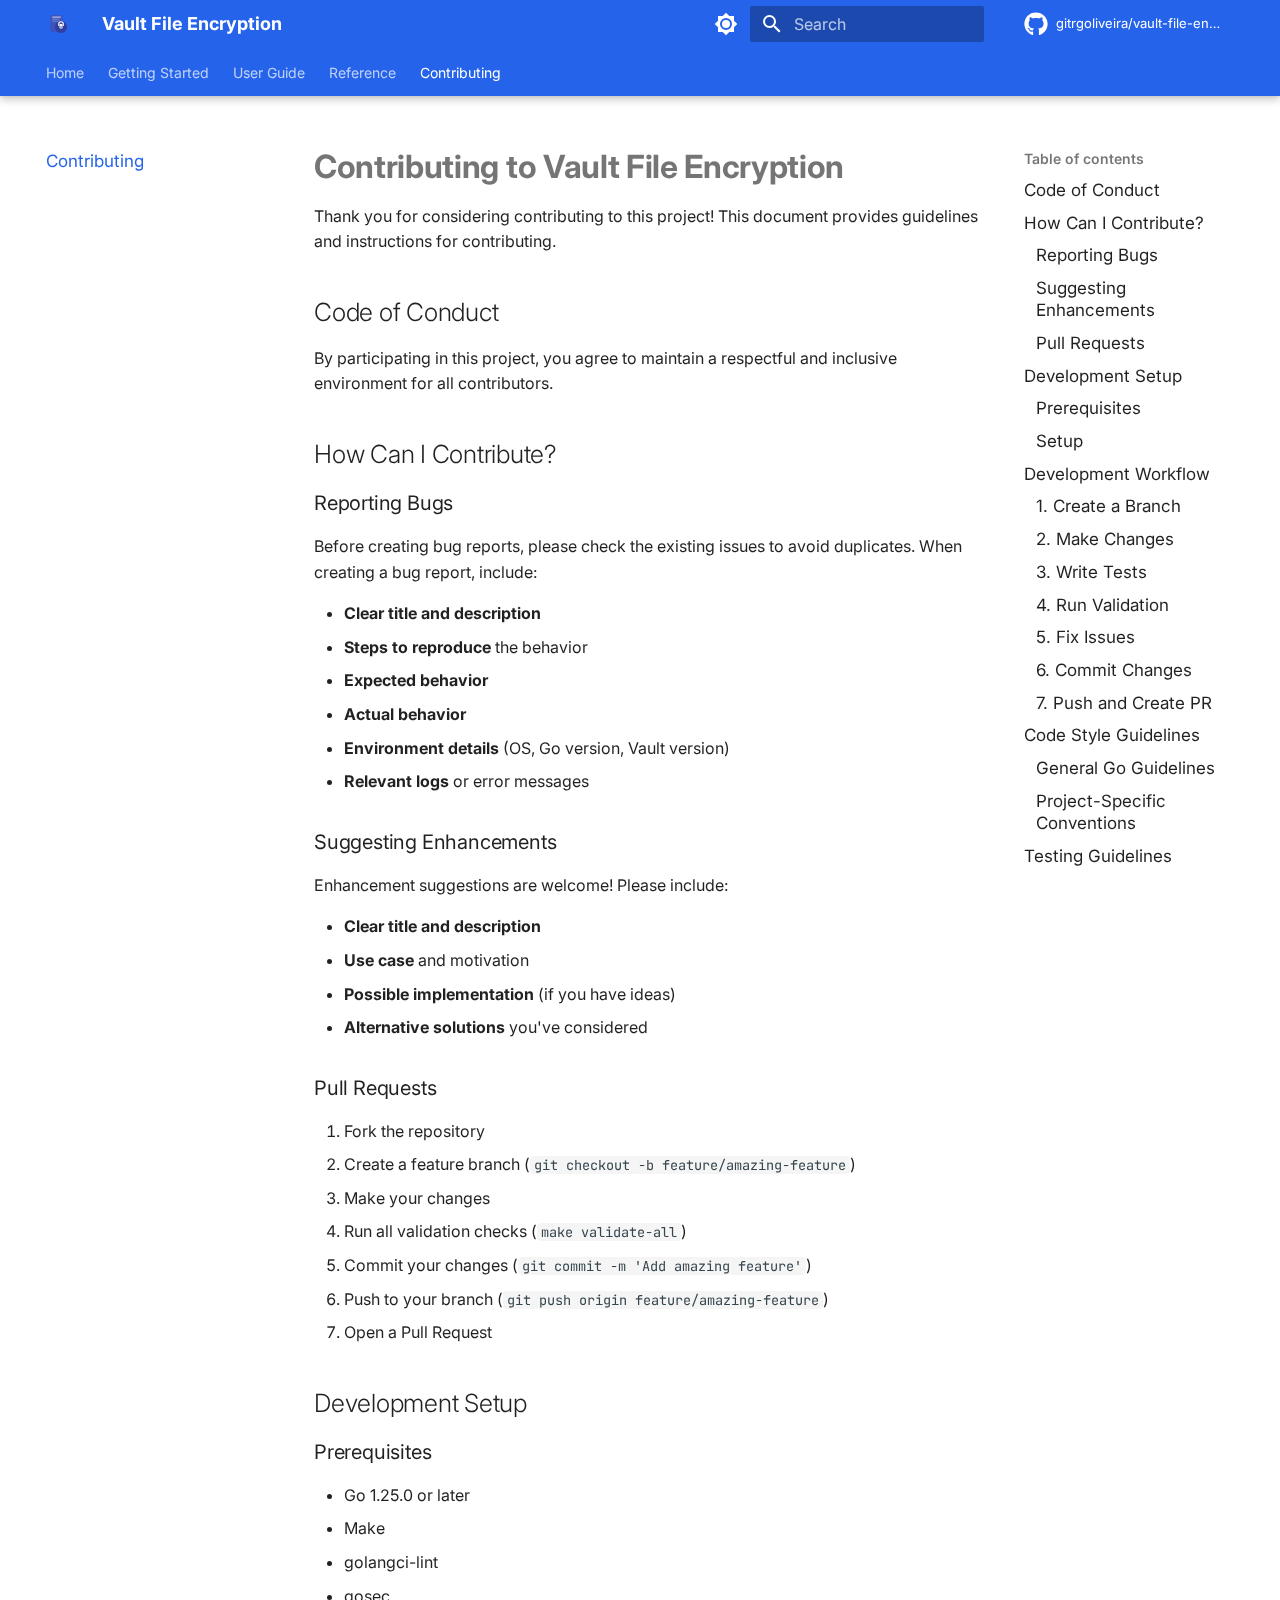
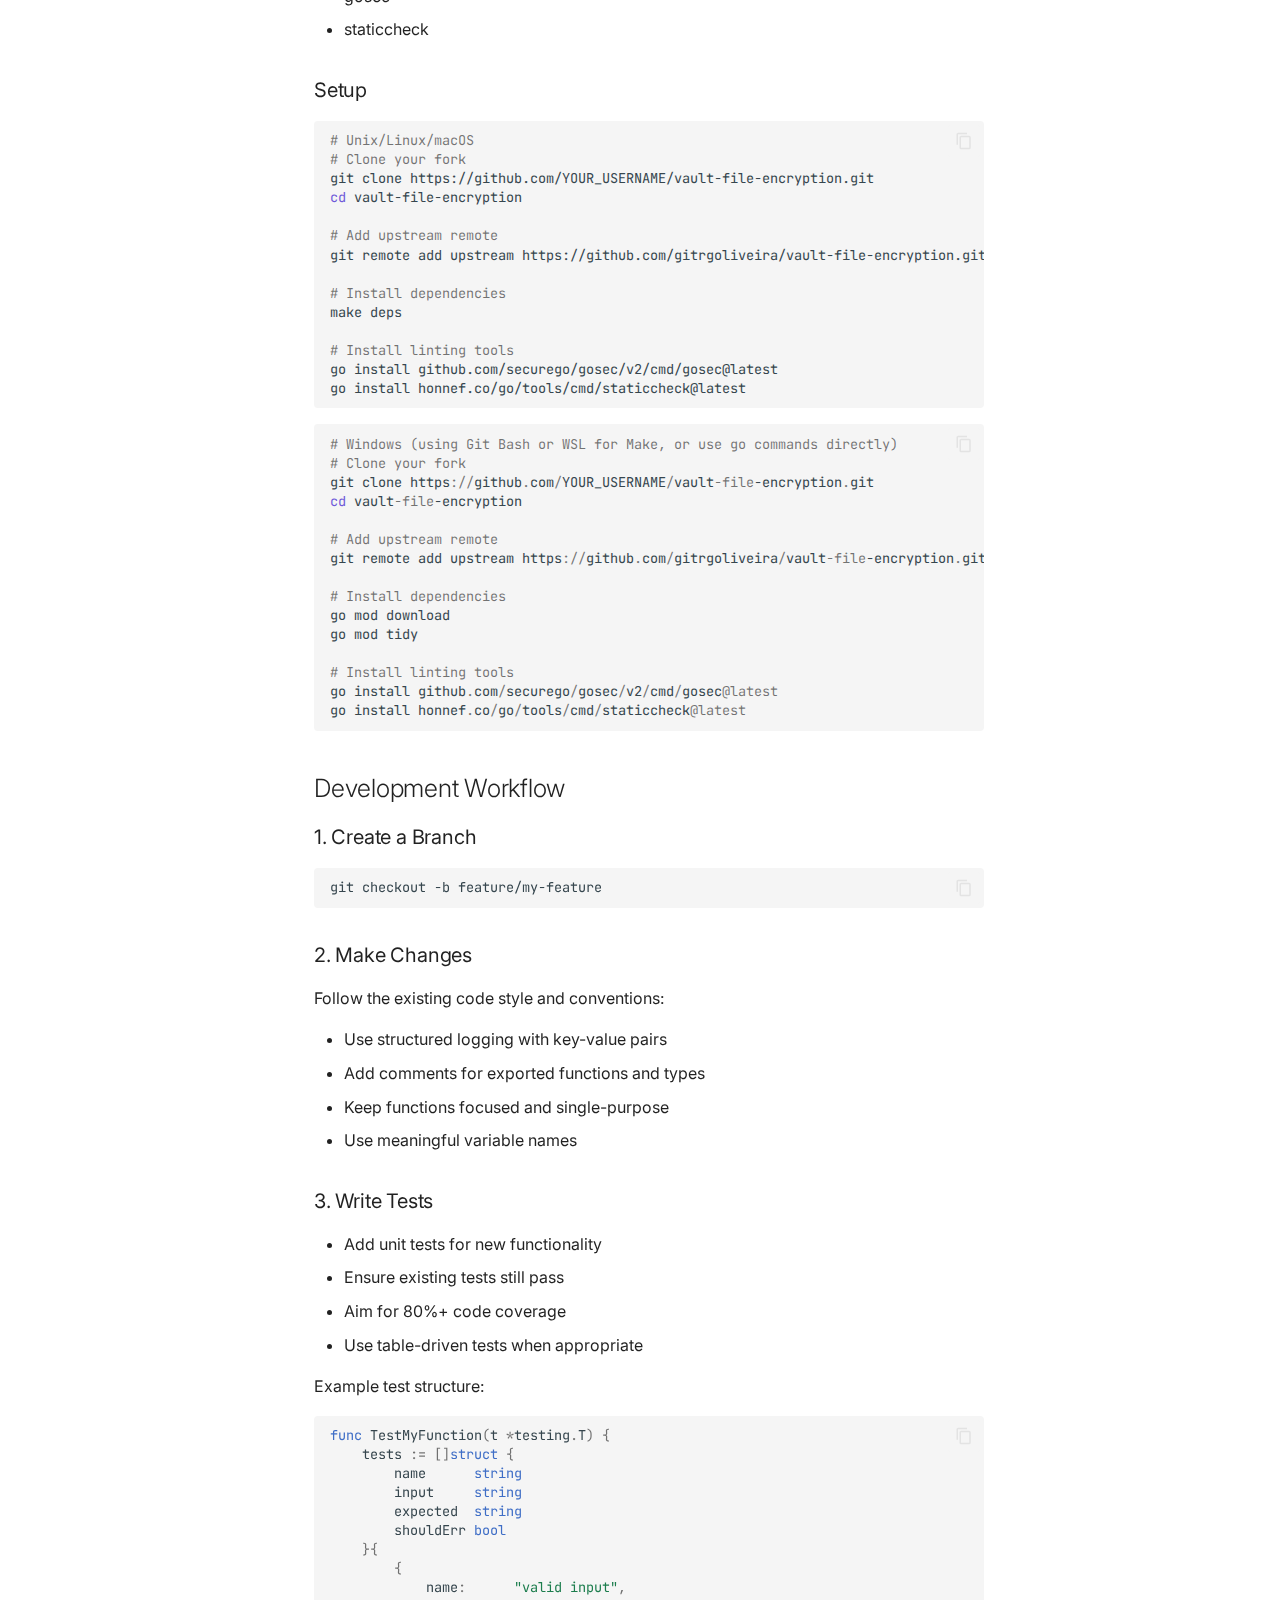
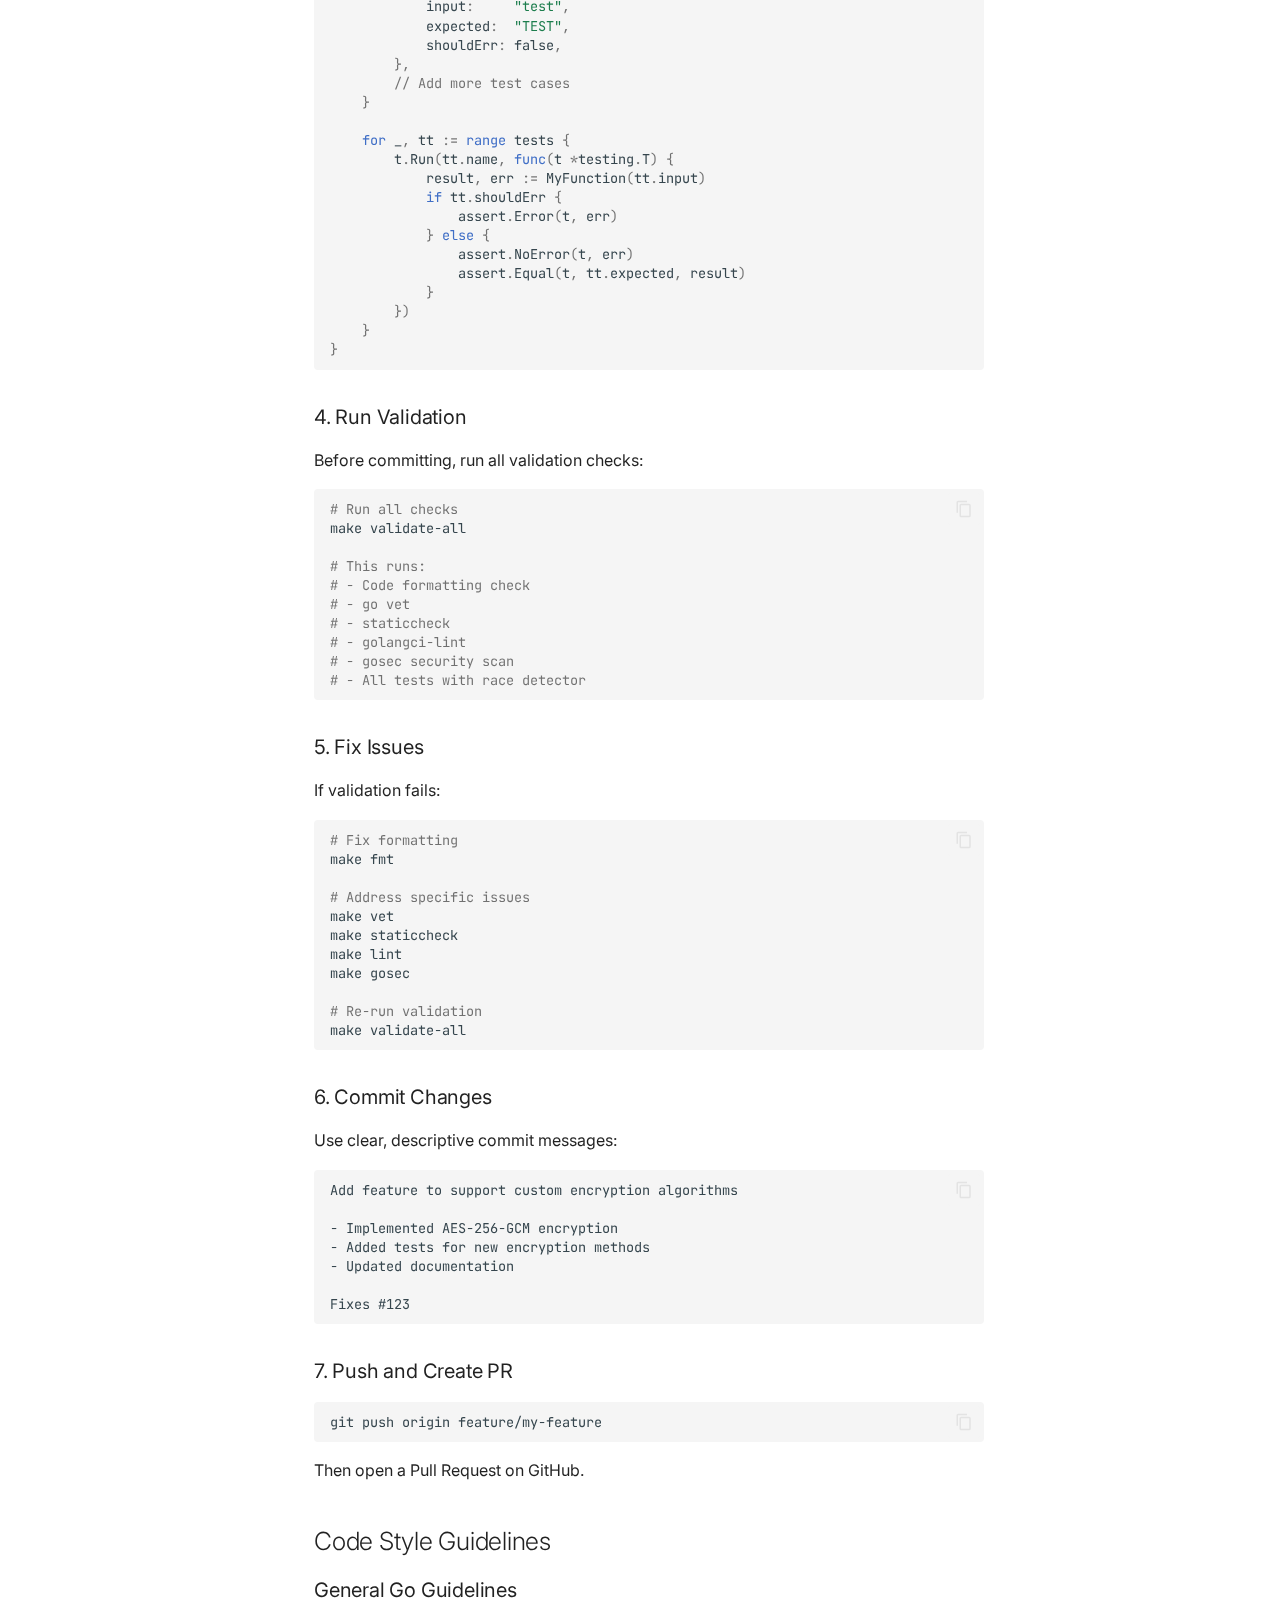
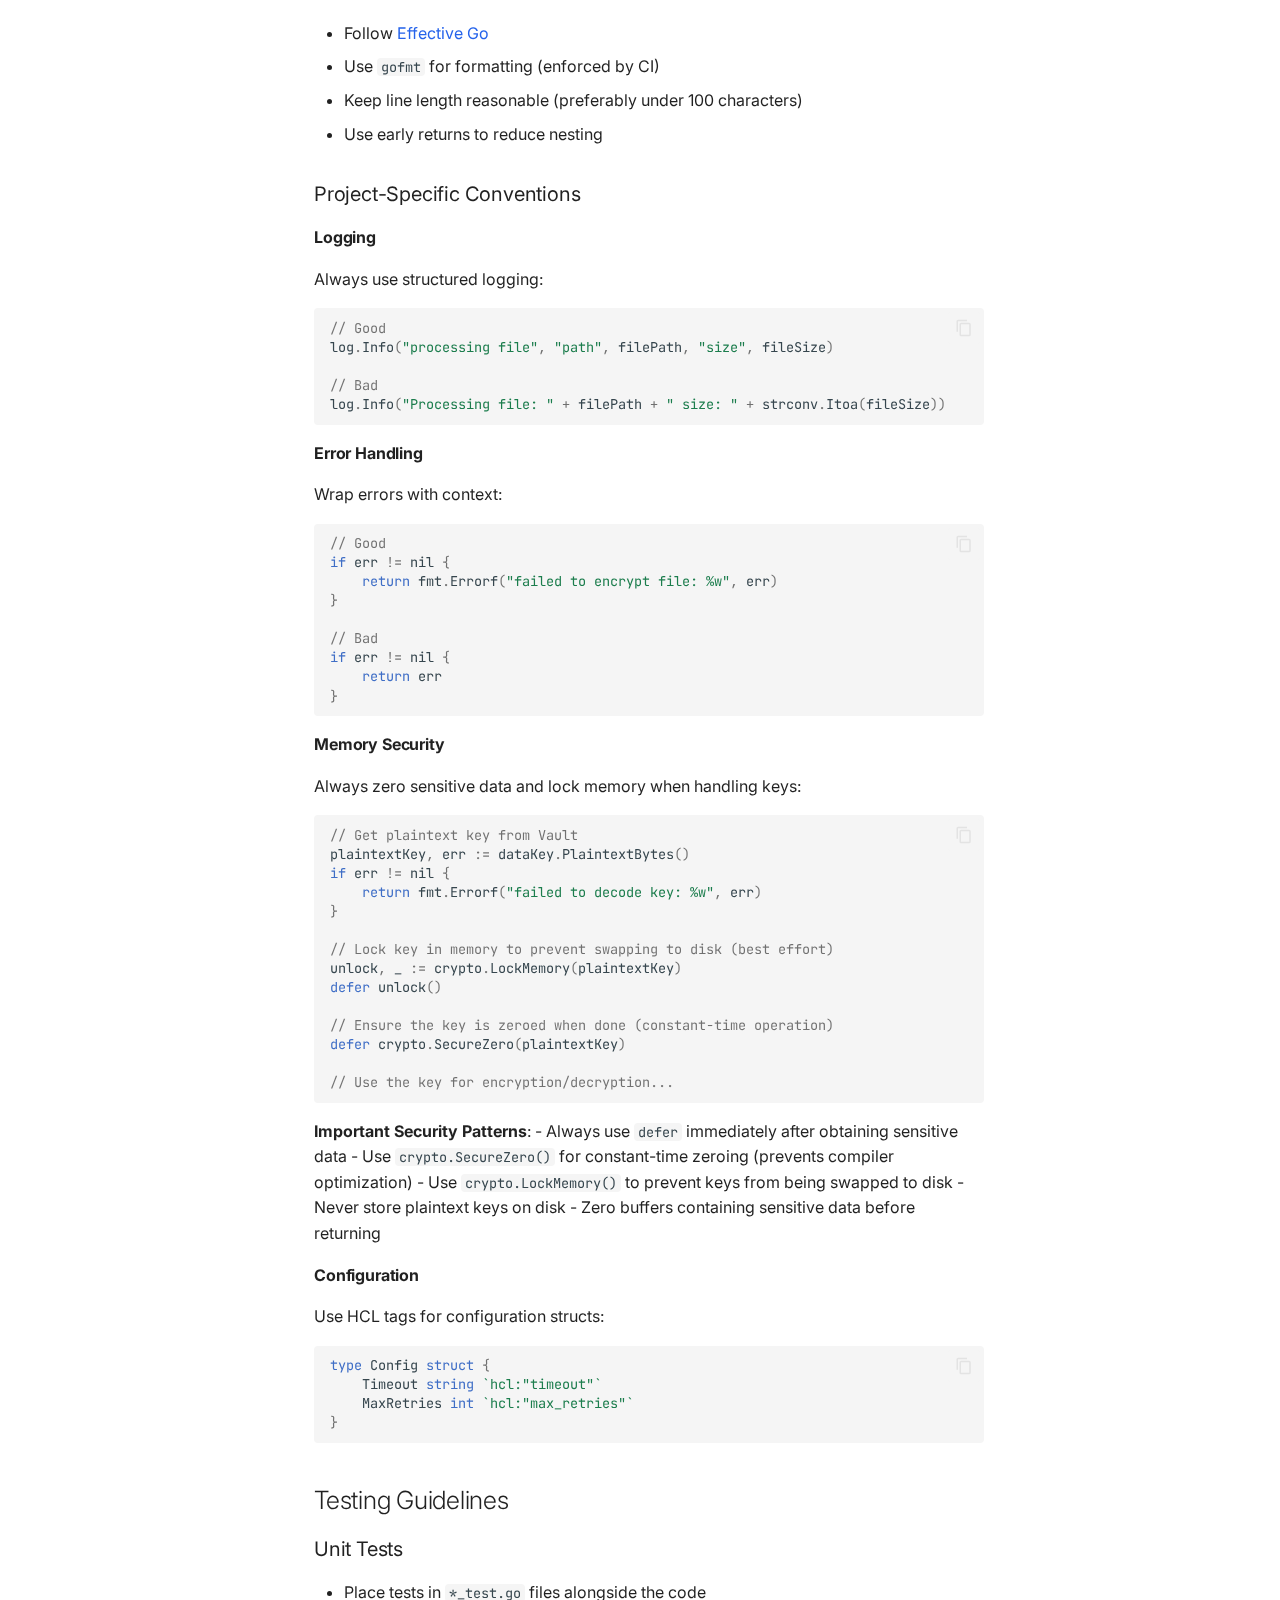
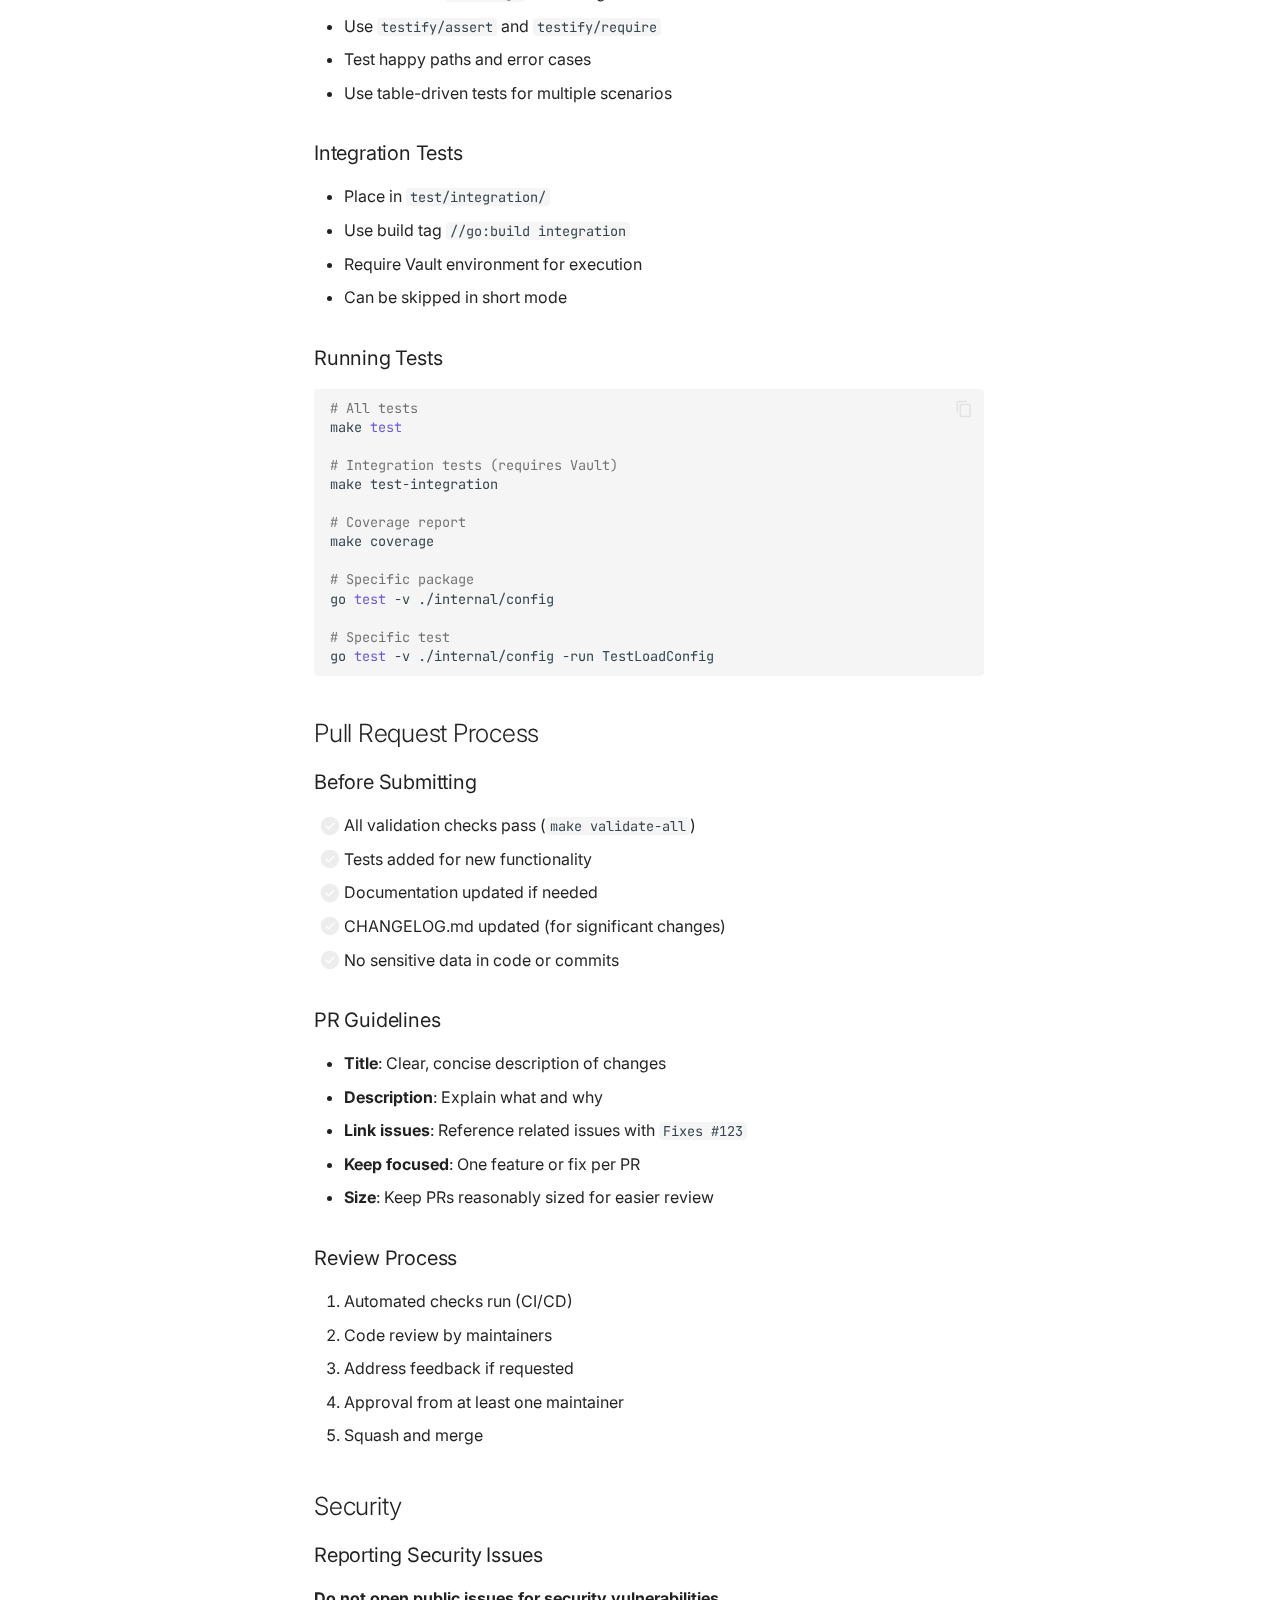
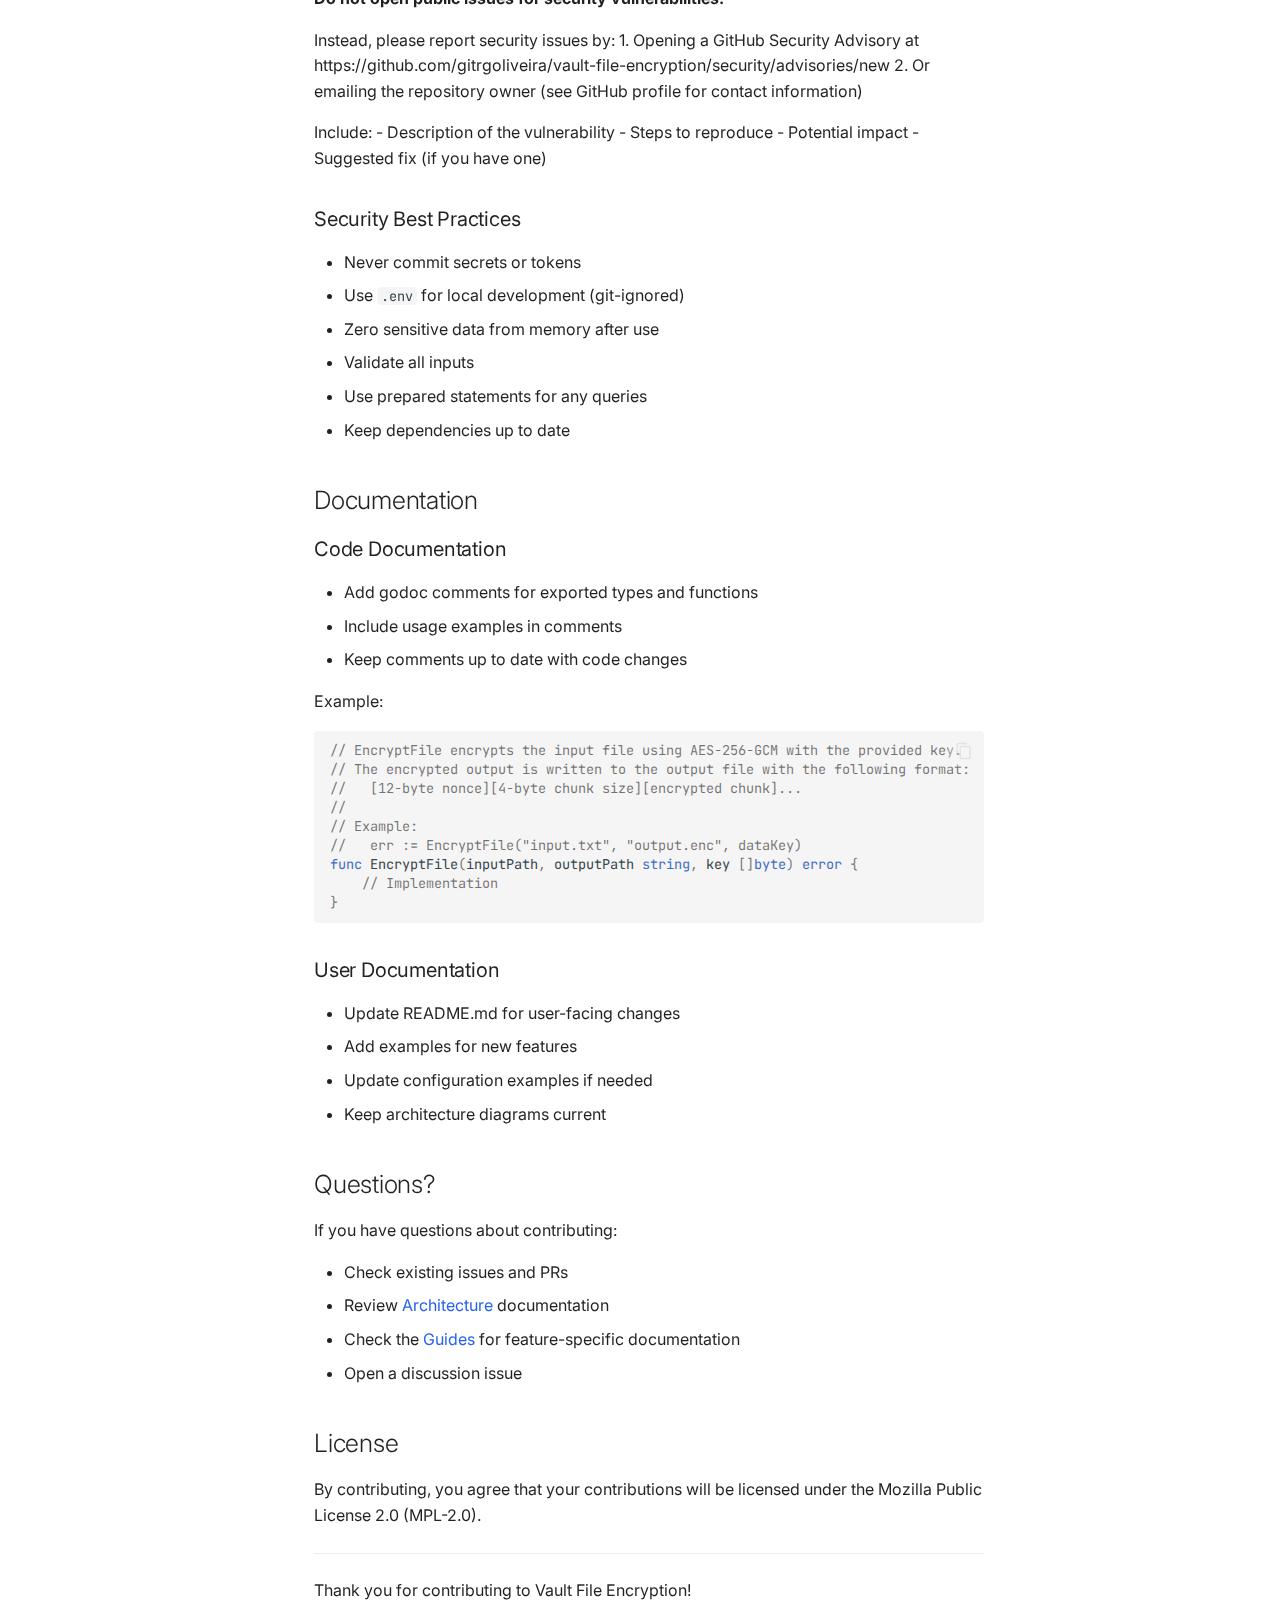
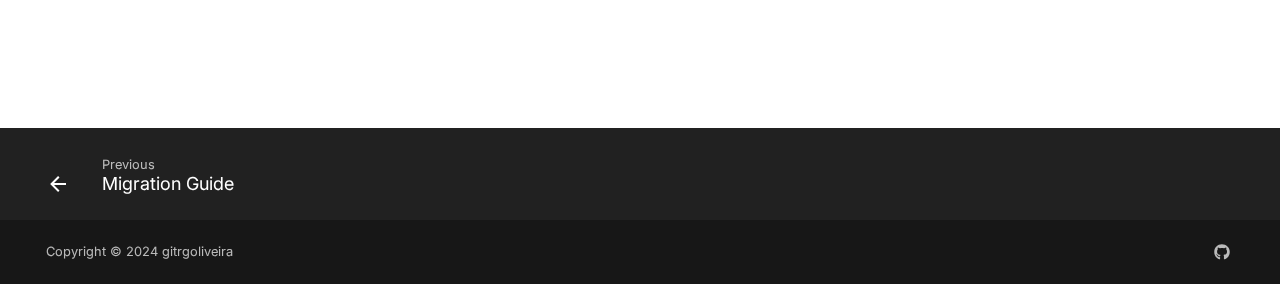
<file: CONTRIBUTING/index.html>
<!doctype html>
<html lang="en" class="no-js">
  <head>
    
      <meta charset="utf-8">
      <meta name="viewport" content="width=device-width,initial-scale=1">
      
        <meta name="description" content="Securely encrypt and decrypt files using HashiCorp Vault Transit secrets engine. A modern CLI tool for file-based encryption with key rotation support.">
      
      
        <meta name="author" content="gitrgoliveira">
      
      
        <link rel="canonical" href="https://gitrgoliveira.github.io/vault-file-encryption/CONTRIBUTING/">
      
      
        <link rel="prev" href="../MIGRATION_GUIDE/">
      
      
      
        
      
      
      <link rel="icon" href="../assets/logo.svg">
      <meta name="generator" content="mkdocs-1.6.1, mkdocs-material-9.7.0">
    
    
      
        <title>Contributing - Vault File Encryption</title>
      
    
    
      <link rel="stylesheet" href="../assets/stylesheets/main.618322db.min.css">
      
        
        <link rel="stylesheet" href="../assets/stylesheets/palette.ab4e12ef.min.css">
      
      


    
    
      
    
    
      
        
        
        <link rel="preconnect" href="https://fonts.gstatic.com" crossorigin>
        <link rel="stylesheet" href="https://fonts.googleapis.com/css?family=Inter:300,300i,400,400i,700,700i%7CJetBrains+Mono:400,400i,700,700i&display=fallback">
        <style>:root{--md-text-font:"Inter";--md-code-font:"JetBrains Mono"}</style>
      
    
    
      <link rel="stylesheet" href="../stylesheets/extra.css">
    
    <script>__md_scope=new URL("..",location),__md_hash=e=>[...e].reduce(((e,_)=>(e<<5)-e+_.charCodeAt(0)),0),__md_get=(e,_=localStorage,t=__md_scope)=>JSON.parse(_.getItem(t.pathname+"."+e)),__md_set=(e,_,t=localStorage,a=__md_scope)=>{try{t.setItem(a.pathname+"."+e,JSON.stringify(_))}catch(e){}}</script>
    
      

    
    
  </head>
  
  
    
    
      
    
    
    
    
    <body dir="ltr" data-md-color-scheme="default" data-md-color-primary="custom" data-md-color-accent="custom">
  
    
    <input class="md-toggle" data-md-toggle="drawer" type="checkbox" id="__drawer" autocomplete="off">
    <input class="md-toggle" data-md-toggle="search" type="checkbox" id="__search" autocomplete="off">
    <label class="md-overlay" for="__drawer"></label>
    <div data-md-component="skip">
      
        
        <a href="#contributing-to-vault-file-encryption" class="md-skip">
          Skip to content
        </a>
      
    </div>
    <div data-md-component="announce">
      
    </div>
    
    
      

  

<header class="md-header md-header--shadow md-header--lifted" data-md-component="header">
  <nav class="md-header__inner md-grid" aria-label="Header">
    <a href=".." title="Vault File Encryption" class="md-header__button md-logo" aria-label="Vault File Encryption" data-md-component="logo">
      
  <img src="../assets/logo.svg" alt="logo">

    </a>
    <label class="md-header__button md-icon" for="__drawer">
      
      <svg xmlns="http://www.w3.org/2000/svg" viewBox="0 0 24 24"><path d="M3 6h18v2H3zm0 5h18v2H3zm0 5h18v2H3z"/></svg>
    </label>
    <div class="md-header__title" data-md-component="header-title">
      <div class="md-header__ellipsis">
        <div class="md-header__topic">
          <span class="md-ellipsis">
            Vault File Encryption
          </span>
        </div>
        <div class="md-header__topic" data-md-component="header-topic">
          <span class="md-ellipsis">
            
              Contributing
            
          </span>
        </div>
      </div>
    </div>
    
      
        <form class="md-header__option" data-md-component="palette">
  
    
    
    
    <input class="md-option" data-md-color-media="(prefers-color-scheme: light)" data-md-color-scheme="default" data-md-color-primary="custom" data-md-color-accent="custom"  aria-label="Switch to dark mode"  type="radio" name="__palette" id="__palette_0">
    
      <label class="md-header__button md-icon" title="Switch to dark mode" for="__palette_1" hidden>
        <svg xmlns="http://www.w3.org/2000/svg" viewBox="0 0 24 24"><path d="M12 8a4 4 0 0 0-4 4 4 4 0 0 0 4 4 4 4 0 0 0 4-4 4 4 0 0 0-4-4m0 10a6 6 0 0 1-6-6 6 6 0 0 1 6-6 6 6 0 0 1 6 6 6 6 0 0 1-6 6m8-9.31V4h-4.69L12 .69 8.69 4H4v4.69L.69 12 4 15.31V20h4.69L12 23.31 15.31 20H20v-4.69L23.31 12z"/></svg>
      </label>
    
  
    
    
    
    <input class="md-option" data-md-color-media="(prefers-color-scheme: dark)" data-md-color-scheme="slate" data-md-color-primary="custom" data-md-color-accent="custom"  aria-label="Switch to light mode"  type="radio" name="__palette" id="__palette_1">
    
      <label class="md-header__button md-icon" title="Switch to light mode" for="__palette_0" hidden>
        <svg xmlns="http://www.w3.org/2000/svg" viewBox="0 0 24 24"><path d="M12 18c-.89 0-1.74-.2-2.5-.55C11.56 16.5 13 14.42 13 12s-1.44-4.5-3.5-5.45C10.26 6.2 11.11 6 12 6a6 6 0 0 1 6 6 6 6 0 0 1-6 6m8-9.31V4h-4.69L12 .69 8.69 4H4v4.69L.69 12 4 15.31V20h4.69L12 23.31 15.31 20H20v-4.69L23.31 12z"/></svg>
      </label>
    
  
</form>
      
    
    
      <script>var palette=__md_get("__palette");if(palette&&palette.color){if("(prefers-color-scheme)"===palette.color.media){var media=matchMedia("(prefers-color-scheme: light)"),input=document.querySelector(media.matches?"[data-md-color-media='(prefers-color-scheme: light)']":"[data-md-color-media='(prefers-color-scheme: dark)']");palette.color.media=input.getAttribute("data-md-color-media"),palette.color.scheme=input.getAttribute("data-md-color-scheme"),palette.color.primary=input.getAttribute("data-md-color-primary"),palette.color.accent=input.getAttribute("data-md-color-accent")}for(var[key,value]of Object.entries(palette.color))document.body.setAttribute("data-md-color-"+key,value)}</script>
    
    
    
      
      
        <label class="md-header__button md-icon" for="__search">
          
          <svg xmlns="http://www.w3.org/2000/svg" viewBox="0 0 24 24"><path d="M9.5 3A6.5 6.5 0 0 1 16 9.5c0 1.61-.59 3.09-1.56 4.23l.27.27h.79l5 5-1.5 1.5-5-5v-.79l-.27-.27A6.52 6.52 0 0 1 9.5 16 6.5 6.5 0 0 1 3 9.5 6.5 6.5 0 0 1 9.5 3m0 2C7 5 5 7 5 9.5S7 14 9.5 14 14 12 14 9.5 12 5 9.5 5"/></svg>
        </label>
        <div class="md-search" data-md-component="search" role="dialog">
  <label class="md-search__overlay" for="__search"></label>
  <div class="md-search__inner" role="search">
    <form class="md-search__form" name="search">
      <input type="text" class="md-search__input" name="query" aria-label="Search" placeholder="Search" autocapitalize="off" autocorrect="off" autocomplete="off" spellcheck="false" data-md-component="search-query" required>
      <label class="md-search__icon md-icon" for="__search">
        
        <svg xmlns="http://www.w3.org/2000/svg" viewBox="0 0 24 24"><path d="M9.5 3A6.5 6.5 0 0 1 16 9.5c0 1.61-.59 3.09-1.56 4.23l.27.27h.79l5 5-1.5 1.5-5-5v-.79l-.27-.27A6.52 6.52 0 0 1 9.5 16 6.5 6.5 0 0 1 3 9.5 6.5 6.5 0 0 1 9.5 3m0 2C7 5 5 7 5 9.5S7 14 9.5 14 14 12 14 9.5 12 5 9.5 5"/></svg>
        
        <svg xmlns="http://www.w3.org/2000/svg" viewBox="0 0 24 24"><path d="M20 11v2H8l5.5 5.5-1.42 1.42L4.16 12l7.92-7.92L13.5 5.5 8 11z"/></svg>
      </label>
      <nav class="md-search__options" aria-label="Search">
        
          <a href="javascript:void(0)" class="md-search__icon md-icon" title="Share" aria-label="Share" data-clipboard data-clipboard-text="" data-md-component="search-share" tabindex="-1">
            
            <svg xmlns="http://www.w3.org/2000/svg" viewBox="0 0 24 24"><path d="M18 16.08c-.76 0-1.44.3-1.96.77L8.91 12.7c.05-.23.09-.46.09-.7s-.04-.47-.09-.7l7.05-4.11c.54.5 1.25.81 2.04.81a3 3 0 0 0 3-3 3 3 0 0 0-3-3 3 3 0 0 0-3 3c0 .24.04.47.09.7L8.04 9.81C7.5 9.31 6.79 9 6 9a3 3 0 0 0-3 3 3 3 0 0 0 3 3c.79 0 1.5-.31 2.04-.81l7.12 4.15c-.05.21-.08.43-.08.66 0 1.61 1.31 2.91 2.92 2.91s2.92-1.3 2.92-2.91A2.92 2.92 0 0 0 18 16.08"/></svg>
          </a>
        
        <button type="reset" class="md-search__icon md-icon" title="Clear" aria-label="Clear" tabindex="-1">
          
          <svg xmlns="http://www.w3.org/2000/svg" viewBox="0 0 24 24"><path d="M19 6.41 17.59 5 12 10.59 6.41 5 5 6.41 10.59 12 5 17.59 6.41 19 12 13.41 17.59 19 19 17.59 13.41 12z"/></svg>
        </button>
      </nav>
      
        <div class="md-search__suggest" data-md-component="search-suggest"></div>
      
    </form>
    <div class="md-search__output">
      <div class="md-search__scrollwrap" tabindex="0" data-md-scrollfix>
        <div class="md-search-result" data-md-component="search-result">
          <div class="md-search-result__meta">
            Initializing search
          </div>
          <ol class="md-search-result__list" role="presentation"></ol>
        </div>
      </div>
    </div>
  </div>
</div>
      
    
    
      <div class="md-header__source">
        <a href="https://github.com/gitrgoliveira/vault-file-encryption" title="Go to repository" class="md-source" data-md-component="source">
  <div class="md-source__icon md-icon">
    
    <svg xmlns="http://www.w3.org/2000/svg" viewBox="0 0 512 512"><!--! Font Awesome Free 7.1.0 by @fontawesome - https://fontawesome.com License - https://fontawesome.com/license/free (Icons: CC BY 4.0, Fonts: SIL OFL 1.1, Code: MIT License) Copyright 2025 Fonticons, Inc.--><path d="M173.9 397.4c0 2-2.3 3.6-5.2 3.6-3.3.3-5.6-1.3-5.6-3.6 0-2 2.3-3.6 5.2-3.6 3-.3 5.6 1.3 5.6 3.6m-31.1-4.5c-.7 2 1.3 4.3 4.3 4.9 2.6 1 5.6 0 6.2-2s-1.3-4.3-4.3-5.2c-2.6-.7-5.5.3-6.2 2.3m44.2-1.7c-2.9.7-4.9 2.6-4.6 4.9.3 2 2.9 3.3 5.9 2.6 2.9-.7 4.9-2.6 4.6-4.6-.3-1.9-3-3.2-5.9-2.9M252.8 8C114.1 8 8 113.3 8 252c0 110.9 69.8 205.8 169.5 239.2 12.8 2.3 17.3-5.6 17.3-12.1 0-6.2-.3-40.4-.3-61.4 0 0-70 15-84.7-29.8 0 0-11.4-29.1-27.8-36.6 0 0-22.9-15.7 1.6-15.4 0 0 24.9 2 38.6 25.8 21.9 38.6 58.6 27.5 72.9 20.9 2.3-16 8.8-27.1 16-33.7-55.9-6.2-112.3-14.3-112.3-110.5 0-27.5 7.6-41.3 23.6-58.9-2.6-6.5-11.1-33.3 2.6-67.9 20.9-6.5 69 27 69 27 20-5.6 41.5-8.5 62.8-8.5s42.8 2.9 62.8 8.5c0 0 48.1-33.6 69-27 13.7 34.7 5.2 61.4 2.6 67.9 16 17.7 25.8 31.5 25.8 58.9 0 96.5-58.9 104.2-114.8 110.5 9.2 7.9 17 22.9 17 46.4 0 33.7-.3 75.4-.3 83.6 0 6.5 4.6 14.4 17.3 12.1C436.2 457.8 504 362.9 504 252 504 113.3 391.5 8 252.8 8M105.2 352.9c-1.3 1-1 3.3.7 5.2 1.6 1.6 3.9 2.3 5.2 1 1.3-1 1-3.3-.7-5.2-1.6-1.6-3.9-2.3-5.2-1m-10.8-8.1c-.7 1.3.3 2.9 2.3 3.9 1.6 1 3.6.7 4.3-.7.7-1.3-.3-2.9-2.3-3.9-2-.6-3.6-.3-4.3.7m32.4 35.6c-1.6 1.3-1 4.3 1.3 6.2 2.3 2.3 5.2 2.6 6.5 1 1.3-1.3.7-4.3-1.3-6.2-2.2-2.3-5.2-2.6-6.5-1m-11.4-14.7c-1.6 1-1.6 3.6 0 5.9s4.3 3.3 5.6 2.3c1.6-1.3 1.6-3.9 0-6.2-1.4-2.3-4-3.3-5.6-2"/></svg>
  </div>
  <div class="md-source__repository">
    gitrgoliveira/vault-file-encryption
  </div>
</a>
      </div>
    
  </nav>
  
    
      
<nav class="md-tabs" aria-label="Tabs" data-md-component="tabs">
  <div class="md-grid">
    <ul class="md-tabs__list">
      
        
  
  
  
  
    <li class="md-tabs__item">
      <a href=".." class="md-tabs__link">
        
  
  
    
  
  Home

      </a>
    </li>
  

      
        
  
  
  
  
    
    
      <li class="md-tabs__item">
        <a href="../guides/VAULT_SETUP_GUIDE/" class="md-tabs__link">
          
  
  
  Getting Started

        </a>
      </li>
    
  

      
        
  
  
  
  
    
    
      <li class="md-tabs__item">
        <a href="../guides/CLI_MODE/" class="md-tabs__link">
          
  
  
  User Guide

        </a>
      </li>
    
  

      
        
  
  
  
  
    
    
      <li class="md-tabs__item">
        <a href="../ARCHITECTURE/" class="md-tabs__link">
          
  
  
  Reference

        </a>
      </li>
    
  

      
        
  
  
  
    
  
  
    <li class="md-tabs__item md-tabs__item--active">
      <a href="./" class="md-tabs__link">
        
  
  
    
  
  Contributing

      </a>
    </li>
  

      
    </ul>
  </div>
</nav>
    
  
</header>
    
    <div class="md-container" data-md-component="container">
      
      
        
      
      <main class="md-main" data-md-component="main">
        <div class="md-main__inner md-grid">
          
            
              
              <div class="md-sidebar md-sidebar--primary" data-md-component="sidebar" data-md-type="navigation" >
                <div class="md-sidebar__scrollwrap">
                  <div class="md-sidebar__inner">
                    


  


<nav class="md-nav md-nav--primary md-nav--lifted" aria-label="Navigation" data-md-level="0">
  <label class="md-nav__title" for="__drawer">
    <a href=".." title="Vault File Encryption" class="md-nav__button md-logo" aria-label="Vault File Encryption" data-md-component="logo">
      
  <img src="../assets/logo.svg" alt="logo">

    </a>
    Vault File Encryption
  </label>
  
    <div class="md-nav__source">
      <a href="https://github.com/gitrgoliveira/vault-file-encryption" title="Go to repository" class="md-source" data-md-component="source">
  <div class="md-source__icon md-icon">
    
    <svg xmlns="http://www.w3.org/2000/svg" viewBox="0 0 512 512"><!--! Font Awesome Free 7.1.0 by @fontawesome - https://fontawesome.com License - https://fontawesome.com/license/free (Icons: CC BY 4.0, Fonts: SIL OFL 1.1, Code: MIT License) Copyright 2025 Fonticons, Inc.--><path d="M173.9 397.4c0 2-2.3 3.6-5.2 3.6-3.3.3-5.6-1.3-5.6-3.6 0-2 2.3-3.6 5.2-3.6 3-.3 5.6 1.3 5.6 3.6m-31.1-4.5c-.7 2 1.3 4.3 4.3 4.9 2.6 1 5.6 0 6.2-2s-1.3-4.3-4.3-5.2c-2.6-.7-5.5.3-6.2 2.3m44.2-1.7c-2.9.7-4.9 2.6-4.6 4.9.3 2 2.9 3.3 5.9 2.6 2.9-.7 4.9-2.6 4.6-4.6-.3-1.9-3-3.2-5.9-2.9M252.8 8C114.1 8 8 113.3 8 252c0 110.9 69.8 205.8 169.5 239.2 12.8 2.3 17.3-5.6 17.3-12.1 0-6.2-.3-40.4-.3-61.4 0 0-70 15-84.7-29.8 0 0-11.4-29.1-27.8-36.6 0 0-22.9-15.7 1.6-15.4 0 0 24.9 2 38.6 25.8 21.9 38.6 58.6 27.5 72.9 20.9 2.3-16 8.8-27.1 16-33.7-55.9-6.2-112.3-14.3-112.3-110.5 0-27.5 7.6-41.3 23.6-58.9-2.6-6.5-11.1-33.3 2.6-67.9 20.9-6.5 69 27 69 27 20-5.6 41.5-8.5 62.8-8.5s42.8 2.9 62.8 8.5c0 0 48.1-33.6 69-27 13.7 34.7 5.2 61.4 2.6 67.9 16 17.7 25.8 31.5 25.8 58.9 0 96.5-58.9 104.2-114.8 110.5 9.2 7.9 17 22.9 17 46.4 0 33.7-.3 75.4-.3 83.6 0 6.5 4.6 14.4 17.3 12.1C436.2 457.8 504 362.9 504 252 504 113.3 391.5 8 252.8 8M105.2 352.9c-1.3 1-1 3.3.7 5.2 1.6 1.6 3.9 2.3 5.2 1 1.3-1 1-3.3-.7-5.2-1.6-1.6-3.9-2.3-5.2-1m-10.8-8.1c-.7 1.3.3 2.9 2.3 3.9 1.6 1 3.6.7 4.3-.7.7-1.3-.3-2.9-2.3-3.9-2-.6-3.6-.3-4.3.7m32.4 35.6c-1.6 1.3-1 4.3 1.3 6.2 2.3 2.3 5.2 2.6 6.5 1 1.3-1.3.7-4.3-1.3-6.2-2.2-2.3-5.2-2.6-6.5-1m-11.4-14.7c-1.6 1-1.6 3.6 0 5.9s4.3 3.3 5.6 2.3c1.6-1.3 1.6-3.9 0-6.2-1.4-2.3-4-3.3-5.6-2"/></svg>
  </div>
  <div class="md-source__repository">
    gitrgoliveira/vault-file-encryption
  </div>
</a>
    </div>
  
  <ul class="md-nav__list" data-md-scrollfix>
    
      
      
  
  
  
  
    <li class="md-nav__item">
      <a href=".." class="md-nav__link">
        
  
  
  <span class="md-ellipsis">
    
  
    Home
  

    
  </span>
  
  

      </a>
    </li>
  

    
      
      
  
  
  
  
    
    
    
    
      
      
        
      
    
    
    <li class="md-nav__item md-nav__item--nested">
      
        
        
          
        
        <input class="md-nav__toggle md-toggle md-toggle--indeterminate" type="checkbox" id="__nav_2" >
        
          
          <label class="md-nav__link" for="__nav_2" id="__nav_2_label" tabindex="0">
            
  
  
  <span class="md-ellipsis">
    
  
    Getting Started
  

    
  </span>
  
  

            <span class="md-nav__icon md-icon"></span>
          </label>
        
        <nav class="md-nav" data-md-level="1" aria-labelledby="__nav_2_label" aria-expanded="false">
          <label class="md-nav__title" for="__nav_2">
            <span class="md-nav__icon md-icon"></span>
            
  
    Getting Started
  

          </label>
          <ul class="md-nav__list" data-md-scrollfix>
            
              
                
  
  
  
  
    <li class="md-nav__item">
      <a href="../guides/VAULT_SETUP_GUIDE/" class="md-nav__link">
        
  
  
  <span class="md-ellipsis">
    
  
    Vault Setup
  

    
  </span>
  
  

      </a>
    </li>
  

              
            
              
                
  
  
  
  
    <li class="md-nav__item">
      <a href="../guides/VAULT_SETUP_GUIDE_WINDOWS/" class="md-nav__link">
        
  
  
  <span class="md-ellipsis">
    
  
    Vault Setup (Windows)
  

    
  </span>
  
  

      </a>
    </li>
  

              
            
              
                
  
  
  
  
    <li class="md-nav__item">
      <a href="../guides/VAULT_ENTERPRISE_SETUP_GUIDE/" class="md-nav__link">
        
  
  
  <span class="md-ellipsis">
    
  
    Vault Enterprise
  

    
  </span>
  
  

      </a>
    </li>
  

              
            
          </ul>
        </nav>
      
    </li>
  

    
      
      
  
  
  
  
    
    
    
    
      
      
        
      
    
    
    <li class="md-nav__item md-nav__item--nested">
      
        
        
          
        
        <input class="md-nav__toggle md-toggle md-toggle--indeterminate" type="checkbox" id="__nav_3" >
        
          
          <label class="md-nav__link" for="__nav_3" id="__nav_3_label" tabindex="0">
            
  
  
  <span class="md-ellipsis">
    
  
    User Guide
  

    
  </span>
  
  

            <span class="md-nav__icon md-icon"></span>
          </label>
        
        <nav class="md-nav" data-md-level="1" aria-labelledby="__nav_3_label" aria-expanded="false">
          <label class="md-nav__title" for="__nav_3">
            <span class="md-nav__icon md-icon"></span>
            
  
    User Guide
  

          </label>
          <ul class="md-nav__list" data-md-scrollfix>
            
              
                
  
  
  
  
    <li class="md-nav__item">
      <a href="../guides/CLI_MODE/" class="md-nav__link">
        
  
  
  <span class="md-ellipsis">
    
  
    CLI Usage
  

    
  </span>
  
  

      </a>
    </li>
  

              
            
              
                
  
  
  
  
    <li class="md-nav__item">
      <a href="../guides/CLI_MODE_WINDOWS/" class="md-nav__link">
        
  
  
  <span class="md-ellipsis">
    
  
    CLI Usage (Windows)
  

    
  </span>
  
  

      </a>
    </li>
  

              
            
              
                
  
  
  
  
    <li class="md-nav__item">
      <a href="../guides/REWRAP_GUIDE/" class="md-nav__link">
        
  
  
  <span class="md-ellipsis">
    
  
    Key Rewrapping
  

    
  </span>
  
  

      </a>
    </li>
  

              
            
              
                
  
  
  
  
    <li class="md-nav__item">
      <a href="../guides/CHUNK_SIZE_TUNING/" class="md-nav__link">
        
  
  
  <span class="md-ellipsis">
    
  
    Performance Tuning
  

    
  </span>
  
  

      </a>
    </li>
  

              
            
          </ul>
        </nav>
      
    </li>
  

    
      
      
  
  
  
  
    
    
    
    
      
      
        
      
    
    
    <li class="md-nav__item md-nav__item--nested">
      
        
        
          
        
        <input class="md-nav__toggle md-toggle md-toggle--indeterminate" type="checkbox" id="__nav_4" >
        
          
          <label class="md-nav__link" for="__nav_4" id="__nav_4_label" tabindex="0">
            
  
  
  <span class="md-ellipsis">
    
  
    Reference
  

    
  </span>
  
  

            <span class="md-nav__icon md-icon"></span>
          </label>
        
        <nav class="md-nav" data-md-level="1" aria-labelledby="__nav_4_label" aria-expanded="false">
          <label class="md-nav__title" for="__nav_4">
            <span class="md-nav__icon md-icon"></span>
            
  
    Reference
  

          </label>
          <ul class="md-nav__list" data-md-scrollfix>
            
              
                
  
  
  
  
    <li class="md-nav__item">
      <a href="../ARCHITECTURE/" class="md-nav__link">
        
  
  
  <span class="md-ellipsis">
    
  
    Architecture
  

    
  </span>
  
  

      </a>
    </li>
  

              
            
              
                
  
  
  
  
    <li class="md-nav__item">
      <a href="../MIGRATION_GUIDE/" class="md-nav__link">
        
  
  
  <span class="md-ellipsis">
    
  
    Migration Guide
  

    
  </span>
  
  

      </a>
    </li>
  

              
            
          </ul>
        </nav>
      
    </li>
  

    
      
      
  
  
    
  
  
  
    <li class="md-nav__item md-nav__item--active">
      
      <input class="md-nav__toggle md-toggle" type="checkbox" id="__toc">
      
      
        
      
      
        <label class="md-nav__link md-nav__link--active" for="__toc">
          
  
  
  <span class="md-ellipsis">
    
  
    Contributing
  

    
  </span>
  
  

          <span class="md-nav__icon md-icon"></span>
        </label>
      
      <a href="./" class="md-nav__link md-nav__link--active">
        
  
  
  <span class="md-ellipsis">
    
  
    Contributing
  

    
  </span>
  
  

      </a>
      
        

<nav class="md-nav md-nav--secondary" aria-label="Table of contents">
  
  
  
    
  
  
    <label class="md-nav__title" for="__toc">
      <span class="md-nav__icon md-icon"></span>
      Table of contents
    </label>
    <ul class="md-nav__list" data-md-component="toc" data-md-scrollfix>
      
        <li class="md-nav__item">
  <a href="#code-of-conduct" class="md-nav__link">
    <span class="md-ellipsis">
      
        Code of Conduct
      
    </span>
  </a>
  
</li>
      
        <li class="md-nav__item">
  <a href="#how-can-i-contribute" class="md-nav__link">
    <span class="md-ellipsis">
      
        How Can I Contribute?
      
    </span>
  </a>
  
    <nav class="md-nav" aria-label="How Can I Contribute?">
      <ul class="md-nav__list">
        
          <li class="md-nav__item">
  <a href="#reporting-bugs" class="md-nav__link">
    <span class="md-ellipsis">
      
        Reporting Bugs
      
    </span>
  </a>
  
</li>
        
          <li class="md-nav__item">
  <a href="#suggesting-enhancements" class="md-nav__link">
    <span class="md-ellipsis">
      
        Suggesting Enhancements
      
    </span>
  </a>
  
</li>
        
          <li class="md-nav__item">
  <a href="#pull-requests" class="md-nav__link">
    <span class="md-ellipsis">
      
        Pull Requests
      
    </span>
  </a>
  
</li>
        
      </ul>
    </nav>
  
</li>
      
        <li class="md-nav__item">
  <a href="#development-setup" class="md-nav__link">
    <span class="md-ellipsis">
      
        Development Setup
      
    </span>
  </a>
  
    <nav class="md-nav" aria-label="Development Setup">
      <ul class="md-nav__list">
        
          <li class="md-nav__item">
  <a href="#prerequisites" class="md-nav__link">
    <span class="md-ellipsis">
      
        Prerequisites
      
    </span>
  </a>
  
</li>
        
          <li class="md-nav__item">
  <a href="#setup" class="md-nav__link">
    <span class="md-ellipsis">
      
        Setup
      
    </span>
  </a>
  
</li>
        
      </ul>
    </nav>
  
</li>
      
        <li class="md-nav__item">
  <a href="#development-workflow" class="md-nav__link">
    <span class="md-ellipsis">
      
        Development Workflow
      
    </span>
  </a>
  
    <nav class="md-nav" aria-label="Development Workflow">
      <ul class="md-nav__list">
        
          <li class="md-nav__item">
  <a href="#1-create-a-branch" class="md-nav__link">
    <span class="md-ellipsis">
      
        1. Create a Branch
      
    </span>
  </a>
  
</li>
        
          <li class="md-nav__item">
  <a href="#2-make-changes" class="md-nav__link">
    <span class="md-ellipsis">
      
        2. Make Changes
      
    </span>
  </a>
  
</li>
        
          <li class="md-nav__item">
  <a href="#3-write-tests" class="md-nav__link">
    <span class="md-ellipsis">
      
        3. Write Tests
      
    </span>
  </a>
  
</li>
        
          <li class="md-nav__item">
  <a href="#4-run-validation" class="md-nav__link">
    <span class="md-ellipsis">
      
        4. Run Validation
      
    </span>
  </a>
  
</li>
        
          <li class="md-nav__item">
  <a href="#5-fix-issues" class="md-nav__link">
    <span class="md-ellipsis">
      
        5. Fix Issues
      
    </span>
  </a>
  
</li>
        
          <li class="md-nav__item">
  <a href="#6-commit-changes" class="md-nav__link">
    <span class="md-ellipsis">
      
        6. Commit Changes
      
    </span>
  </a>
  
</li>
        
          <li class="md-nav__item">
  <a href="#7-push-and-create-pr" class="md-nav__link">
    <span class="md-ellipsis">
      
        7. Push and Create PR
      
    </span>
  </a>
  
</li>
        
      </ul>
    </nav>
  
</li>
      
        <li class="md-nav__item">
  <a href="#code-style-guidelines" class="md-nav__link">
    <span class="md-ellipsis">
      
        Code Style Guidelines
      
    </span>
  </a>
  
    <nav class="md-nav" aria-label="Code Style Guidelines">
      <ul class="md-nav__list">
        
          <li class="md-nav__item">
  <a href="#general-go-guidelines" class="md-nav__link">
    <span class="md-ellipsis">
      
        General Go Guidelines
      
    </span>
  </a>
  
</li>
        
          <li class="md-nav__item">
  <a href="#project-specific-conventions" class="md-nav__link">
    <span class="md-ellipsis">
      
        Project-Specific Conventions
      
    </span>
  </a>
  
</li>
        
      </ul>
    </nav>
  
</li>
      
        <li class="md-nav__item">
  <a href="#testing-guidelines" class="md-nav__link">
    <span class="md-ellipsis">
      
        Testing Guidelines
      
    </span>
  </a>
  
    <nav class="md-nav" aria-label="Testing Guidelines">
      <ul class="md-nav__list">
        
          <li class="md-nav__item">
  <a href="#unit-tests" class="md-nav__link">
    <span class="md-ellipsis">
      
        Unit Tests
      
    </span>
  </a>
  
</li>
        
          <li class="md-nav__item">
  <a href="#integration-tests" class="md-nav__link">
    <span class="md-ellipsis">
      
        Integration Tests
      
    </span>
  </a>
  
</li>
        
          <li class="md-nav__item">
  <a href="#running-tests" class="md-nav__link">
    <span class="md-ellipsis">
      
        Running Tests
      
    </span>
  </a>
  
</li>
        
      </ul>
    </nav>
  
</li>
      
        <li class="md-nav__item">
  <a href="#pull-request-process" class="md-nav__link">
    <span class="md-ellipsis">
      
        Pull Request Process
      
    </span>
  </a>
  
    <nav class="md-nav" aria-label="Pull Request Process">
      <ul class="md-nav__list">
        
          <li class="md-nav__item">
  <a href="#before-submitting" class="md-nav__link">
    <span class="md-ellipsis">
      
        Before Submitting
      
    </span>
  </a>
  
</li>
        
          <li class="md-nav__item">
  <a href="#pr-guidelines" class="md-nav__link">
    <span class="md-ellipsis">
      
        PR Guidelines
      
    </span>
  </a>
  
</li>
        
          <li class="md-nav__item">
  <a href="#review-process" class="md-nav__link">
    <span class="md-ellipsis">
      
        Review Process
      
    </span>
  </a>
  
</li>
        
      </ul>
    </nav>
  
</li>
      
        <li class="md-nav__item">
  <a href="#security" class="md-nav__link">
    <span class="md-ellipsis">
      
        Security
      
    </span>
  </a>
  
    <nav class="md-nav" aria-label="Security">
      <ul class="md-nav__list">
        
          <li class="md-nav__item">
  <a href="#reporting-security-issues" class="md-nav__link">
    <span class="md-ellipsis">
      
        Reporting Security Issues
      
    </span>
  </a>
  
</li>
        
          <li class="md-nav__item">
  <a href="#security-best-practices" class="md-nav__link">
    <span class="md-ellipsis">
      
        Security Best Practices
      
    </span>
  </a>
  
</li>
        
      </ul>
    </nav>
  
</li>
      
        <li class="md-nav__item">
  <a href="#documentation" class="md-nav__link">
    <span class="md-ellipsis">
      
        Documentation
      
    </span>
  </a>
  
    <nav class="md-nav" aria-label="Documentation">
      <ul class="md-nav__list">
        
          <li class="md-nav__item">
  <a href="#code-documentation" class="md-nav__link">
    <span class="md-ellipsis">
      
        Code Documentation
      
    </span>
  </a>
  
</li>
        
          <li class="md-nav__item">
  <a href="#user-documentation" class="md-nav__link">
    <span class="md-ellipsis">
      
        User Documentation
      
    </span>
  </a>
  
</li>
        
      </ul>
    </nav>
  
</li>
      
        <li class="md-nav__item">
  <a href="#questions" class="md-nav__link">
    <span class="md-ellipsis">
      
        Questions?
      
    </span>
  </a>
  
</li>
      
        <li class="md-nav__item">
  <a href="#license" class="md-nav__link">
    <span class="md-ellipsis">
      
        License
      
    </span>
  </a>
  
</li>
      
    </ul>
  
</nav>
      
    </li>
  

    
  </ul>
</nav>
                  </div>
                </div>
              </div>
            
            
              
              <div class="md-sidebar md-sidebar--secondary" data-md-component="sidebar" data-md-type="toc" >
                <div class="md-sidebar__scrollwrap">
                  <div class="md-sidebar__inner">
                    

<nav class="md-nav md-nav--secondary" aria-label="Table of contents">
  
  
  
    
  
  
    <label class="md-nav__title" for="__toc">
      <span class="md-nav__icon md-icon"></span>
      Table of contents
    </label>
    <ul class="md-nav__list" data-md-component="toc" data-md-scrollfix>
      
        <li class="md-nav__item">
  <a href="#code-of-conduct" class="md-nav__link">
    <span class="md-ellipsis">
      
        Code of Conduct
      
    </span>
  </a>
  
</li>
      
        <li class="md-nav__item">
  <a href="#how-can-i-contribute" class="md-nav__link">
    <span class="md-ellipsis">
      
        How Can I Contribute?
      
    </span>
  </a>
  
    <nav class="md-nav" aria-label="How Can I Contribute?">
      <ul class="md-nav__list">
        
          <li class="md-nav__item">
  <a href="#reporting-bugs" class="md-nav__link">
    <span class="md-ellipsis">
      
        Reporting Bugs
      
    </span>
  </a>
  
</li>
        
          <li class="md-nav__item">
  <a href="#suggesting-enhancements" class="md-nav__link">
    <span class="md-ellipsis">
      
        Suggesting Enhancements
      
    </span>
  </a>
  
</li>
        
          <li class="md-nav__item">
  <a href="#pull-requests" class="md-nav__link">
    <span class="md-ellipsis">
      
        Pull Requests
      
    </span>
  </a>
  
</li>
        
      </ul>
    </nav>
  
</li>
      
        <li class="md-nav__item">
  <a href="#development-setup" class="md-nav__link">
    <span class="md-ellipsis">
      
        Development Setup
      
    </span>
  </a>
  
    <nav class="md-nav" aria-label="Development Setup">
      <ul class="md-nav__list">
        
          <li class="md-nav__item">
  <a href="#prerequisites" class="md-nav__link">
    <span class="md-ellipsis">
      
        Prerequisites
      
    </span>
  </a>
  
</li>
        
          <li class="md-nav__item">
  <a href="#setup" class="md-nav__link">
    <span class="md-ellipsis">
      
        Setup
      
    </span>
  </a>
  
</li>
        
      </ul>
    </nav>
  
</li>
      
        <li class="md-nav__item">
  <a href="#development-workflow" class="md-nav__link">
    <span class="md-ellipsis">
      
        Development Workflow
      
    </span>
  </a>
  
    <nav class="md-nav" aria-label="Development Workflow">
      <ul class="md-nav__list">
        
          <li class="md-nav__item">
  <a href="#1-create-a-branch" class="md-nav__link">
    <span class="md-ellipsis">
      
        1. Create a Branch
      
    </span>
  </a>
  
</li>
        
          <li class="md-nav__item">
  <a href="#2-make-changes" class="md-nav__link">
    <span class="md-ellipsis">
      
        2. Make Changes
      
    </span>
  </a>
  
</li>
        
          <li class="md-nav__item">
  <a href="#3-write-tests" class="md-nav__link">
    <span class="md-ellipsis">
      
        3. Write Tests
      
    </span>
  </a>
  
</li>
        
          <li class="md-nav__item">
  <a href="#4-run-validation" class="md-nav__link">
    <span class="md-ellipsis">
      
        4. Run Validation
      
    </span>
  </a>
  
</li>
        
          <li class="md-nav__item">
  <a href="#5-fix-issues" class="md-nav__link">
    <span class="md-ellipsis">
      
        5. Fix Issues
      
    </span>
  </a>
  
</li>
        
          <li class="md-nav__item">
  <a href="#6-commit-changes" class="md-nav__link">
    <span class="md-ellipsis">
      
        6. Commit Changes
      
    </span>
  </a>
  
</li>
        
          <li class="md-nav__item">
  <a href="#7-push-and-create-pr" class="md-nav__link">
    <span class="md-ellipsis">
      
        7. Push and Create PR
      
    </span>
  </a>
  
</li>
        
      </ul>
    </nav>
  
</li>
      
        <li class="md-nav__item">
  <a href="#code-style-guidelines" class="md-nav__link">
    <span class="md-ellipsis">
      
        Code Style Guidelines
      
    </span>
  </a>
  
    <nav class="md-nav" aria-label="Code Style Guidelines">
      <ul class="md-nav__list">
        
          <li class="md-nav__item">
  <a href="#general-go-guidelines" class="md-nav__link">
    <span class="md-ellipsis">
      
        General Go Guidelines
      
    </span>
  </a>
  
</li>
        
          <li class="md-nav__item">
  <a href="#project-specific-conventions" class="md-nav__link">
    <span class="md-ellipsis">
      
        Project-Specific Conventions
      
    </span>
  </a>
  
</li>
        
      </ul>
    </nav>
  
</li>
      
        <li class="md-nav__item">
  <a href="#testing-guidelines" class="md-nav__link">
    <span class="md-ellipsis">
      
        Testing Guidelines
      
    </span>
  </a>
  
    <nav class="md-nav" aria-label="Testing Guidelines">
      <ul class="md-nav__list">
        
          <li class="md-nav__item">
  <a href="#unit-tests" class="md-nav__link">
    <span class="md-ellipsis">
      
        Unit Tests
      
    </span>
  </a>
  
</li>
        
          <li class="md-nav__item">
  <a href="#integration-tests" class="md-nav__link">
    <span class="md-ellipsis">
      
        Integration Tests
      
    </span>
  </a>
  
</li>
        
          <li class="md-nav__item">
  <a href="#running-tests" class="md-nav__link">
    <span class="md-ellipsis">
      
        Running Tests
      
    </span>
  </a>
  
</li>
        
      </ul>
    </nav>
  
</li>
      
        <li class="md-nav__item">
  <a href="#pull-request-process" class="md-nav__link">
    <span class="md-ellipsis">
      
        Pull Request Process
      
    </span>
  </a>
  
    <nav class="md-nav" aria-label="Pull Request Process">
      <ul class="md-nav__list">
        
          <li class="md-nav__item">
  <a href="#before-submitting" class="md-nav__link">
    <span class="md-ellipsis">
      
        Before Submitting
      
    </span>
  </a>
  
</li>
        
          <li class="md-nav__item">
  <a href="#pr-guidelines" class="md-nav__link">
    <span class="md-ellipsis">
      
        PR Guidelines
      
    </span>
  </a>
  
</li>
        
          <li class="md-nav__item">
  <a href="#review-process" class="md-nav__link">
    <span class="md-ellipsis">
      
        Review Process
      
    </span>
  </a>
  
</li>
        
      </ul>
    </nav>
  
</li>
      
        <li class="md-nav__item">
  <a href="#security" class="md-nav__link">
    <span class="md-ellipsis">
      
        Security
      
    </span>
  </a>
  
    <nav class="md-nav" aria-label="Security">
      <ul class="md-nav__list">
        
          <li class="md-nav__item">
  <a href="#reporting-security-issues" class="md-nav__link">
    <span class="md-ellipsis">
      
        Reporting Security Issues
      
    </span>
  </a>
  
</li>
        
          <li class="md-nav__item">
  <a href="#security-best-practices" class="md-nav__link">
    <span class="md-ellipsis">
      
        Security Best Practices
      
    </span>
  </a>
  
</li>
        
      </ul>
    </nav>
  
</li>
      
        <li class="md-nav__item">
  <a href="#documentation" class="md-nav__link">
    <span class="md-ellipsis">
      
        Documentation
      
    </span>
  </a>
  
    <nav class="md-nav" aria-label="Documentation">
      <ul class="md-nav__list">
        
          <li class="md-nav__item">
  <a href="#code-documentation" class="md-nav__link">
    <span class="md-ellipsis">
      
        Code Documentation
      
    </span>
  </a>
  
</li>
        
          <li class="md-nav__item">
  <a href="#user-documentation" class="md-nav__link">
    <span class="md-ellipsis">
      
        User Documentation
      
    </span>
  </a>
  
</li>
        
      </ul>
    </nav>
  
</li>
      
        <li class="md-nav__item">
  <a href="#questions" class="md-nav__link">
    <span class="md-ellipsis">
      
        Questions?
      
    </span>
  </a>
  
</li>
      
        <li class="md-nav__item">
  <a href="#license" class="md-nav__link">
    <span class="md-ellipsis">
      
        License
      
    </span>
  </a>
  
</li>
      
    </ul>
  
</nav>
                  </div>
                </div>
              </div>
            
          
          
            <div class="md-content" data-md-component="content">
              
                



  


              
              <article class="md-content__inner md-typeset">
                
                  


  
  


<h1 id="contributing-to-vault-file-encryption">Contributing to Vault File Encryption<a class="headerlink" href="#contributing-to-vault-file-encryption" title="Permanent link">&para;</a></h1>
<p>Thank you for considering contributing to this project! This document provides guidelines and instructions for contributing.</p>
<h2 id="code-of-conduct">Code of Conduct<a class="headerlink" href="#code-of-conduct" title="Permanent link">&para;</a></h2>
<p>By participating in this project, you agree to maintain a respectful and inclusive environment for all contributors.</p>
<h2 id="how-can-i-contribute">How Can I Contribute?<a class="headerlink" href="#how-can-i-contribute" title="Permanent link">&para;</a></h2>
<h3 id="reporting-bugs">Reporting Bugs<a class="headerlink" href="#reporting-bugs" title="Permanent link">&para;</a></h3>
<p>Before creating bug reports, please check the existing issues to avoid duplicates. When creating a bug report, include:</p>
<ul>
<li><strong>Clear title and description</strong></li>
<li><strong>Steps to reproduce</strong> the behavior</li>
<li><strong>Expected behavior</strong></li>
<li><strong>Actual behavior</strong></li>
<li><strong>Environment details</strong> (OS, Go version, Vault version)</li>
<li><strong>Relevant logs</strong> or error messages</li>
</ul>
<h3 id="suggesting-enhancements">Suggesting Enhancements<a class="headerlink" href="#suggesting-enhancements" title="Permanent link">&para;</a></h3>
<p>Enhancement suggestions are welcome! Please include:</p>
<ul>
<li><strong>Clear title and description</strong></li>
<li><strong>Use case</strong> and motivation</li>
<li><strong>Possible implementation</strong> (if you have ideas)</li>
<li><strong>Alternative solutions</strong> you've considered</li>
</ul>
<h3 id="pull-requests">Pull Requests<a class="headerlink" href="#pull-requests" title="Permanent link">&para;</a></h3>
<ol>
<li>Fork the repository</li>
<li>Create a feature branch (<code>git checkout -b feature/amazing-feature</code>)</li>
<li>Make your changes</li>
<li>Run all validation checks (<code>make validate-all</code>)</li>
<li>Commit your changes (<code>git commit -m 'Add amazing feature'</code>)</li>
<li>Push to your branch (<code>git push origin feature/amazing-feature</code>)</li>
<li>Open a Pull Request</li>
</ol>
<h2 id="development-setup">Development Setup<a class="headerlink" href="#development-setup" title="Permanent link">&para;</a></h2>
<h3 id="prerequisites">Prerequisites<a class="headerlink" href="#prerequisites" title="Permanent link">&para;</a></h3>
<ul>
<li>Go 1.25.0 or later</li>
<li>Make</li>
<li>golangci-lint</li>
<li>gosec</li>
<li>staticcheck</li>
</ul>
<h3 id="setup">Setup<a class="headerlink" href="#setup" title="Permanent link">&para;</a></h3>
<div class="language-bash highlight"><pre><span></span><code><span id="__span-0-1"><a id="__codelineno-0-1" name="__codelineno-0-1" href="#__codelineno-0-1"></a><span class="c1"># Unix/Linux/macOS</span>
</span><span id="__span-0-2"><a id="__codelineno-0-2" name="__codelineno-0-2" href="#__codelineno-0-2"></a><span class="c1"># Clone your fork</span>
</span><span id="__span-0-3"><a id="__codelineno-0-3" name="__codelineno-0-3" href="#__codelineno-0-3"></a>git<span class="w"> </span>clone<span class="w"> </span>https://github.com/YOUR_USERNAME/vault-file-encryption.git
</span><span id="__span-0-4"><a id="__codelineno-0-4" name="__codelineno-0-4" href="#__codelineno-0-4"></a><span class="nb">cd</span><span class="w"> </span>vault-file-encryption
</span><span id="__span-0-5"><a id="__codelineno-0-5" name="__codelineno-0-5" href="#__codelineno-0-5"></a>
</span><span id="__span-0-6"><a id="__codelineno-0-6" name="__codelineno-0-6" href="#__codelineno-0-6"></a><span class="c1"># Add upstream remote</span>
</span><span id="__span-0-7"><a id="__codelineno-0-7" name="__codelineno-0-7" href="#__codelineno-0-7"></a>git<span class="w"> </span>remote<span class="w"> </span>add<span class="w"> </span>upstream<span class="w"> </span>https://github.com/gitrgoliveira/vault-file-encryption.git
</span><span id="__span-0-8"><a id="__codelineno-0-8" name="__codelineno-0-8" href="#__codelineno-0-8"></a>
</span><span id="__span-0-9"><a id="__codelineno-0-9" name="__codelineno-0-9" href="#__codelineno-0-9"></a><span class="c1"># Install dependencies</span>
</span><span id="__span-0-10"><a id="__codelineno-0-10" name="__codelineno-0-10" href="#__codelineno-0-10"></a>make<span class="w"> </span>deps
</span><span id="__span-0-11"><a id="__codelineno-0-11" name="__codelineno-0-11" href="#__codelineno-0-11"></a>
</span><span id="__span-0-12"><a id="__codelineno-0-12" name="__codelineno-0-12" href="#__codelineno-0-12"></a><span class="c1"># Install linting tools</span>
</span><span id="__span-0-13"><a id="__codelineno-0-13" name="__codelineno-0-13" href="#__codelineno-0-13"></a>go<span class="w"> </span>install<span class="w"> </span>github.com/securego/gosec/v2/cmd/gosec@latest
</span><span id="__span-0-14"><a id="__codelineno-0-14" name="__codelineno-0-14" href="#__codelineno-0-14"></a>go<span class="w"> </span>install<span class="w"> </span>honnef.co/go/tools/cmd/staticcheck@latest
</span></code></pre></div>
<div class="language-powershell highlight"><pre><span></span><code><span id="__span-1-1"><a id="__codelineno-1-1" name="__codelineno-1-1" href="#__codelineno-1-1"></a><span class="c"># Windows (using Git Bash or WSL for Make, or use go commands directly)</span>
</span><span id="__span-1-2"><a id="__codelineno-1-2" name="__codelineno-1-2" href="#__codelineno-1-2"></a><span class="c"># Clone your fork</span>
</span><span id="__span-1-3"><a id="__codelineno-1-3" name="__codelineno-1-3" href="#__codelineno-1-3"></a><span class="n">git</span> <span class="n">clone</span> <span class="n">https</span><span class="p">://</span><span class="n">github</span><span class="p">.</span><span class="n">com</span><span class="p">/</span><span class="n">YOUR_USERNAME</span><span class="p">/</span><span class="n">vault</span><span class="o">-file</span><span class="n">-encryption</span><span class="p">.</span><span class="n">git</span>
</span><span id="__span-1-4"><a id="__codelineno-1-4" name="__codelineno-1-4" href="#__codelineno-1-4"></a><span class="nb">cd </span><span class="n">vault</span><span class="o">-file</span><span class="n">-encryption</span>
</span><span id="__span-1-5"><a id="__codelineno-1-5" name="__codelineno-1-5" href="#__codelineno-1-5"></a>
</span><span id="__span-1-6"><a id="__codelineno-1-6" name="__codelineno-1-6" href="#__codelineno-1-6"></a><span class="c"># Add upstream remote</span>
</span><span id="__span-1-7"><a id="__codelineno-1-7" name="__codelineno-1-7" href="#__codelineno-1-7"></a><span class="n">git</span> <span class="n">remote</span> <span class="n">add</span> <span class="n">upstream</span> <span class="n">https</span><span class="p">://</span><span class="n">github</span><span class="p">.</span><span class="n">com</span><span class="p">/</span><span class="n">gitrgoliveira</span><span class="p">/</span><span class="n">vault</span><span class="o">-file</span><span class="n">-encryption</span><span class="p">.</span><span class="n">git</span>
</span><span id="__span-1-8"><a id="__codelineno-1-8" name="__codelineno-1-8" href="#__codelineno-1-8"></a>
</span><span id="__span-1-9"><a id="__codelineno-1-9" name="__codelineno-1-9" href="#__codelineno-1-9"></a><span class="c"># Install dependencies</span>
</span><span id="__span-1-10"><a id="__codelineno-1-10" name="__codelineno-1-10" href="#__codelineno-1-10"></a><span class="n">go</span> <span class="n">mod</span> <span class="n">download</span>
</span><span id="__span-1-11"><a id="__codelineno-1-11" name="__codelineno-1-11" href="#__codelineno-1-11"></a><span class="n">go</span> <span class="n">mod</span> <span class="n">tidy</span>
</span><span id="__span-1-12"><a id="__codelineno-1-12" name="__codelineno-1-12" href="#__codelineno-1-12"></a>
</span><span id="__span-1-13"><a id="__codelineno-1-13" name="__codelineno-1-13" href="#__codelineno-1-13"></a><span class="c"># Install linting tools</span>
</span><span id="__span-1-14"><a id="__codelineno-1-14" name="__codelineno-1-14" href="#__codelineno-1-14"></a><span class="n">go</span> <span class="n">install</span> <span class="n">github</span><span class="p">.</span><span class="n">com</span><span class="p">/</span><span class="n">securego</span><span class="p">/</span><span class="n">gosec</span><span class="p">/</span><span class="n">v2</span><span class="p">/</span><span class="n">cmd</span><span class="p">/</span><span class="n">gosec</span><span class="nv">@latest</span>
</span><span id="__span-1-15"><a id="__codelineno-1-15" name="__codelineno-1-15" href="#__codelineno-1-15"></a><span class="n">go</span> <span class="n">install</span> <span class="n">honnef</span><span class="p">.</span><span class="n">co</span><span class="p">/</span><span class="n">go</span><span class="p">/</span><span class="n">tools</span><span class="p">/</span><span class="n">cmd</span><span class="p">/</span><span class="n">staticcheck</span><span class="nv">@latest</span>
</span></code></pre></div>
<h2 id="development-workflow">Development Workflow<a class="headerlink" href="#development-workflow" title="Permanent link">&para;</a></h2>
<h3 id="1-create-a-branch">1. Create a Branch<a class="headerlink" href="#1-create-a-branch" title="Permanent link">&para;</a></h3>
<div class="language-bash highlight"><pre><span></span><code><span id="__span-2-1"><a id="__codelineno-2-1" name="__codelineno-2-1" href="#__codelineno-2-1"></a>git<span class="w"> </span>checkout<span class="w"> </span>-b<span class="w"> </span>feature/my-feature
</span></code></pre></div>
<h3 id="2-make-changes">2. Make Changes<a class="headerlink" href="#2-make-changes" title="Permanent link">&para;</a></h3>
<p>Follow the existing code style and conventions:</p>
<ul>
<li>Use structured logging with key-value pairs</li>
<li>Add comments for exported functions and types</li>
<li>Keep functions focused and single-purpose</li>
<li>Use meaningful variable names</li>
</ul>
<h3 id="3-write-tests">3. Write Tests<a class="headerlink" href="#3-write-tests" title="Permanent link">&para;</a></h3>
<ul>
<li>Add unit tests for new functionality</li>
<li>Ensure existing tests still pass</li>
<li>Aim for 80%+ code coverage</li>
<li>Use table-driven tests when appropriate</li>
</ul>
<p>Example test structure:</p>
<div class="language-go highlight"><pre><span></span><code><span id="__span-3-1"><a id="__codelineno-3-1" name="__codelineno-3-1" href="#__codelineno-3-1"></a><span class="kd">func</span><span class="w"> </span><span class="nx">TestMyFunction</span><span class="p">(</span><span class="nx">t</span><span class="w"> </span><span class="o">*</span><span class="nx">testing</span><span class="p">.</span><span class="nx">T</span><span class="p">)</span><span class="w"> </span><span class="p">{</span>
</span><span id="__span-3-2"><a id="__codelineno-3-2" name="__codelineno-3-2" href="#__codelineno-3-2"></a><span class="w">    </span><span class="nx">tests</span><span class="w"> </span><span class="o">:=</span><span class="w"> </span><span class="p">[]</span><span class="kd">struct</span><span class="w"> </span><span class="p">{</span>
</span><span id="__span-3-3"><a id="__codelineno-3-3" name="__codelineno-3-3" href="#__codelineno-3-3"></a><span class="w">        </span><span class="nx">name</span><span class="w">      </span><span class="kt">string</span>
</span><span id="__span-3-4"><a id="__codelineno-3-4" name="__codelineno-3-4" href="#__codelineno-3-4"></a><span class="w">        </span><span class="nx">input</span><span class="w">     </span><span class="kt">string</span>
</span><span id="__span-3-5"><a id="__codelineno-3-5" name="__codelineno-3-5" href="#__codelineno-3-5"></a><span class="w">        </span><span class="nx">expected</span><span class="w">  </span><span class="kt">string</span>
</span><span id="__span-3-6"><a id="__codelineno-3-6" name="__codelineno-3-6" href="#__codelineno-3-6"></a><span class="w">        </span><span class="nx">shouldErr</span><span class="w"> </span><span class="kt">bool</span>
</span><span id="__span-3-7"><a id="__codelineno-3-7" name="__codelineno-3-7" href="#__codelineno-3-7"></a><span class="w">    </span><span class="p">}{</span>
</span><span id="__span-3-8"><a id="__codelineno-3-8" name="__codelineno-3-8" href="#__codelineno-3-8"></a><span class="w">        </span><span class="p">{</span>
</span><span id="__span-3-9"><a id="__codelineno-3-9" name="__codelineno-3-9" href="#__codelineno-3-9"></a><span class="w">            </span><span class="nx">name</span><span class="p">:</span><span class="w">      </span><span class="s">&quot;valid input&quot;</span><span class="p">,</span>
</span><span id="__span-3-10"><a id="__codelineno-3-10" name="__codelineno-3-10" href="#__codelineno-3-10"></a><span class="w">            </span><span class="nx">input</span><span class="p">:</span><span class="w">     </span><span class="s">&quot;test&quot;</span><span class="p">,</span>
</span><span id="__span-3-11"><a id="__codelineno-3-11" name="__codelineno-3-11" href="#__codelineno-3-11"></a><span class="w">            </span><span class="nx">expected</span><span class="p">:</span><span class="w">  </span><span class="s">&quot;TEST&quot;</span><span class="p">,</span>
</span><span id="__span-3-12"><a id="__codelineno-3-12" name="__codelineno-3-12" href="#__codelineno-3-12"></a><span class="w">            </span><span class="nx">shouldErr</span><span class="p">:</span><span class="w"> </span><span class="kc">false</span><span class="p">,</span>
</span><span id="__span-3-13"><a id="__codelineno-3-13" name="__codelineno-3-13" href="#__codelineno-3-13"></a><span class="w">        </span><span class="p">},</span>
</span><span id="__span-3-14"><a id="__codelineno-3-14" name="__codelineno-3-14" href="#__codelineno-3-14"></a><span class="w">        </span><span class="c1">// Add more test cases</span>
</span><span id="__span-3-15"><a id="__codelineno-3-15" name="__codelineno-3-15" href="#__codelineno-3-15"></a><span class="w">    </span><span class="p">}</span>
</span><span id="__span-3-16"><a id="__codelineno-3-16" name="__codelineno-3-16" href="#__codelineno-3-16"></a>
</span><span id="__span-3-17"><a id="__codelineno-3-17" name="__codelineno-3-17" href="#__codelineno-3-17"></a><span class="w">    </span><span class="k">for</span><span class="w"> </span><span class="nx">_</span><span class="p">,</span><span class="w"> </span><span class="nx">tt</span><span class="w"> </span><span class="o">:=</span><span class="w"> </span><span class="k">range</span><span class="w"> </span><span class="nx">tests</span><span class="w"> </span><span class="p">{</span>
</span><span id="__span-3-18"><a id="__codelineno-3-18" name="__codelineno-3-18" href="#__codelineno-3-18"></a><span class="w">        </span><span class="nx">t</span><span class="p">.</span><span class="nx">Run</span><span class="p">(</span><span class="nx">tt</span><span class="p">.</span><span class="nx">name</span><span class="p">,</span><span class="w"> </span><span class="kd">func</span><span class="p">(</span><span class="nx">t</span><span class="w"> </span><span class="o">*</span><span class="nx">testing</span><span class="p">.</span><span class="nx">T</span><span class="p">)</span><span class="w"> </span><span class="p">{</span>
</span><span id="__span-3-19"><a id="__codelineno-3-19" name="__codelineno-3-19" href="#__codelineno-3-19"></a><span class="w">            </span><span class="nx">result</span><span class="p">,</span><span class="w"> </span><span class="nx">err</span><span class="w"> </span><span class="o">:=</span><span class="w"> </span><span class="nx">MyFunction</span><span class="p">(</span><span class="nx">tt</span><span class="p">.</span><span class="nx">input</span><span class="p">)</span>
</span><span id="__span-3-20"><a id="__codelineno-3-20" name="__codelineno-3-20" href="#__codelineno-3-20"></a><span class="w">            </span><span class="k">if</span><span class="w"> </span><span class="nx">tt</span><span class="p">.</span><span class="nx">shouldErr</span><span class="w"> </span><span class="p">{</span>
</span><span id="__span-3-21"><a id="__codelineno-3-21" name="__codelineno-3-21" href="#__codelineno-3-21"></a><span class="w">                </span><span class="nx">assert</span><span class="p">.</span><span class="nx">Error</span><span class="p">(</span><span class="nx">t</span><span class="p">,</span><span class="w"> </span><span class="nx">err</span><span class="p">)</span>
</span><span id="__span-3-22"><a id="__codelineno-3-22" name="__codelineno-3-22" href="#__codelineno-3-22"></a><span class="w">            </span><span class="p">}</span><span class="w"> </span><span class="k">else</span><span class="w"> </span><span class="p">{</span>
</span><span id="__span-3-23"><a id="__codelineno-3-23" name="__codelineno-3-23" href="#__codelineno-3-23"></a><span class="w">                </span><span class="nx">assert</span><span class="p">.</span><span class="nx">NoError</span><span class="p">(</span><span class="nx">t</span><span class="p">,</span><span class="w"> </span><span class="nx">err</span><span class="p">)</span>
</span><span id="__span-3-24"><a id="__codelineno-3-24" name="__codelineno-3-24" href="#__codelineno-3-24"></a><span class="w">                </span><span class="nx">assert</span><span class="p">.</span><span class="nx">Equal</span><span class="p">(</span><span class="nx">t</span><span class="p">,</span><span class="w"> </span><span class="nx">tt</span><span class="p">.</span><span class="nx">expected</span><span class="p">,</span><span class="w"> </span><span class="nx">result</span><span class="p">)</span>
</span><span id="__span-3-25"><a id="__codelineno-3-25" name="__codelineno-3-25" href="#__codelineno-3-25"></a><span class="w">            </span><span class="p">}</span>
</span><span id="__span-3-26"><a id="__codelineno-3-26" name="__codelineno-3-26" href="#__codelineno-3-26"></a><span class="w">        </span><span class="p">})</span>
</span><span id="__span-3-27"><a id="__codelineno-3-27" name="__codelineno-3-27" href="#__codelineno-3-27"></a><span class="w">    </span><span class="p">}</span>
</span><span id="__span-3-28"><a id="__codelineno-3-28" name="__codelineno-3-28" href="#__codelineno-3-28"></a><span class="p">}</span>
</span></code></pre></div>
<h3 id="4-run-validation">4. Run Validation<a class="headerlink" href="#4-run-validation" title="Permanent link">&para;</a></h3>
<p>Before committing, run all validation checks:</p>
<div class="language-bash highlight"><pre><span></span><code><span id="__span-4-1"><a id="__codelineno-4-1" name="__codelineno-4-1" href="#__codelineno-4-1"></a><span class="c1"># Run all checks</span>
</span><span id="__span-4-2"><a id="__codelineno-4-2" name="__codelineno-4-2" href="#__codelineno-4-2"></a>make<span class="w"> </span>validate-all
</span><span id="__span-4-3"><a id="__codelineno-4-3" name="__codelineno-4-3" href="#__codelineno-4-3"></a>
</span><span id="__span-4-4"><a id="__codelineno-4-4" name="__codelineno-4-4" href="#__codelineno-4-4"></a><span class="c1"># This runs:</span>
</span><span id="__span-4-5"><a id="__codelineno-4-5" name="__codelineno-4-5" href="#__codelineno-4-5"></a><span class="c1"># - Code formatting check</span>
</span><span id="__span-4-6"><a id="__codelineno-4-6" name="__codelineno-4-6" href="#__codelineno-4-6"></a><span class="c1"># - go vet</span>
</span><span id="__span-4-7"><a id="__codelineno-4-7" name="__codelineno-4-7" href="#__codelineno-4-7"></a><span class="c1"># - staticcheck</span>
</span><span id="__span-4-8"><a id="__codelineno-4-8" name="__codelineno-4-8" href="#__codelineno-4-8"></a><span class="c1"># - golangci-lint</span>
</span><span id="__span-4-9"><a id="__codelineno-4-9" name="__codelineno-4-9" href="#__codelineno-4-9"></a><span class="c1"># - gosec security scan</span>
</span><span id="__span-4-10"><a id="__codelineno-4-10" name="__codelineno-4-10" href="#__codelineno-4-10"></a><span class="c1"># - All tests with race detector</span>
</span></code></pre></div>
<h3 id="5-fix-issues">5. Fix Issues<a class="headerlink" href="#5-fix-issues" title="Permanent link">&para;</a></h3>
<p>If validation fails:</p>
<div class="language-bash highlight"><pre><span></span><code><span id="__span-5-1"><a id="__codelineno-5-1" name="__codelineno-5-1" href="#__codelineno-5-1"></a><span class="c1"># Fix formatting</span>
</span><span id="__span-5-2"><a id="__codelineno-5-2" name="__codelineno-5-2" href="#__codelineno-5-2"></a>make<span class="w"> </span>fmt
</span><span id="__span-5-3"><a id="__codelineno-5-3" name="__codelineno-5-3" href="#__codelineno-5-3"></a>
</span><span id="__span-5-4"><a id="__codelineno-5-4" name="__codelineno-5-4" href="#__codelineno-5-4"></a><span class="c1"># Address specific issues</span>
</span><span id="__span-5-5"><a id="__codelineno-5-5" name="__codelineno-5-5" href="#__codelineno-5-5"></a>make<span class="w"> </span>vet
</span><span id="__span-5-6"><a id="__codelineno-5-6" name="__codelineno-5-6" href="#__codelineno-5-6"></a>make<span class="w"> </span>staticcheck
</span><span id="__span-5-7"><a id="__codelineno-5-7" name="__codelineno-5-7" href="#__codelineno-5-7"></a>make<span class="w"> </span>lint
</span><span id="__span-5-8"><a id="__codelineno-5-8" name="__codelineno-5-8" href="#__codelineno-5-8"></a>make<span class="w"> </span>gosec
</span><span id="__span-5-9"><a id="__codelineno-5-9" name="__codelineno-5-9" href="#__codelineno-5-9"></a>
</span><span id="__span-5-10"><a id="__codelineno-5-10" name="__codelineno-5-10" href="#__codelineno-5-10"></a><span class="c1"># Re-run validation</span>
</span><span id="__span-5-11"><a id="__codelineno-5-11" name="__codelineno-5-11" href="#__codelineno-5-11"></a>make<span class="w"> </span>validate-all
</span></code></pre></div>
<h3 id="6-commit-changes">6. Commit Changes<a class="headerlink" href="#6-commit-changes" title="Permanent link">&para;</a></h3>
<p>Use clear, descriptive commit messages:</p>
<div class="language-text highlight"><pre><span></span><code><span id="__span-6-1"><a id="__codelineno-6-1" name="__codelineno-6-1" href="#__codelineno-6-1"></a>Add feature to support custom encryption algorithms
</span><span id="__span-6-2"><a id="__codelineno-6-2" name="__codelineno-6-2" href="#__codelineno-6-2"></a>
</span><span id="__span-6-3"><a id="__codelineno-6-3" name="__codelineno-6-3" href="#__codelineno-6-3"></a>- Implemented AES-256-GCM encryption
</span><span id="__span-6-4"><a id="__codelineno-6-4" name="__codelineno-6-4" href="#__codelineno-6-4"></a>- Added tests for new encryption methods
</span><span id="__span-6-5"><a id="__codelineno-6-5" name="__codelineno-6-5" href="#__codelineno-6-5"></a>- Updated documentation
</span><span id="__span-6-6"><a id="__codelineno-6-6" name="__codelineno-6-6" href="#__codelineno-6-6"></a>
</span><span id="__span-6-7"><a id="__codelineno-6-7" name="__codelineno-6-7" href="#__codelineno-6-7"></a>Fixes #123
</span></code></pre></div>
<h3 id="7-push-and-create-pr">7. Push and Create PR<a class="headerlink" href="#7-push-and-create-pr" title="Permanent link">&para;</a></h3>
<div class="language-bash highlight"><pre><span></span><code><span id="__span-7-1"><a id="__codelineno-7-1" name="__codelineno-7-1" href="#__codelineno-7-1"></a>git<span class="w"> </span>push<span class="w"> </span>origin<span class="w"> </span>feature/my-feature
</span></code></pre></div>
<p>Then open a Pull Request on GitHub.</p>
<h2 id="code-style-guidelines">Code Style Guidelines<a class="headerlink" href="#code-style-guidelines" title="Permanent link">&para;</a></h2>
<h3 id="general-go-guidelines">General Go Guidelines<a class="headerlink" href="#general-go-guidelines" title="Permanent link">&para;</a></h3>
<ul>
<li>Follow <a href="https://golang.org/doc/effective_go.html">Effective Go</a></li>
<li>Use <code>gofmt</code> for formatting (enforced by CI)</li>
<li>Keep line length reasonable (preferably under 100 characters)</li>
<li>Use early returns to reduce nesting</li>
</ul>
<h3 id="project-specific-conventions">Project-Specific Conventions<a class="headerlink" href="#project-specific-conventions" title="Permanent link">&para;</a></h3>
<h4 id="logging">Logging<a class="headerlink" href="#logging" title="Permanent link">&para;</a></h4>
<p>Always use structured logging:</p>
<div class="language-go highlight"><pre><span></span><code><span id="__span-8-1"><a id="__codelineno-8-1" name="__codelineno-8-1" href="#__codelineno-8-1"></a><span class="c1">// Good</span>
</span><span id="__span-8-2"><a id="__codelineno-8-2" name="__codelineno-8-2" href="#__codelineno-8-2"></a><span class="nx">log</span><span class="p">.</span><span class="nx">Info</span><span class="p">(</span><span class="s">&quot;processing file&quot;</span><span class="p">,</span><span class="w"> </span><span class="s">&quot;path&quot;</span><span class="p">,</span><span class="w"> </span><span class="nx">filePath</span><span class="p">,</span><span class="w"> </span><span class="s">&quot;size&quot;</span><span class="p">,</span><span class="w"> </span><span class="nx">fileSize</span><span class="p">)</span>
</span><span id="__span-8-3"><a id="__codelineno-8-3" name="__codelineno-8-3" href="#__codelineno-8-3"></a>
</span><span id="__span-8-4"><a id="__codelineno-8-4" name="__codelineno-8-4" href="#__codelineno-8-4"></a><span class="c1">// Bad</span>
</span><span id="__span-8-5"><a id="__codelineno-8-5" name="__codelineno-8-5" href="#__codelineno-8-5"></a><span class="nx">log</span><span class="p">.</span><span class="nx">Info</span><span class="p">(</span><span class="s">&quot;Processing file: &quot;</span><span class="w"> </span><span class="o">+</span><span class="w"> </span><span class="nx">filePath</span><span class="w"> </span><span class="o">+</span><span class="w"> </span><span class="s">&quot; size: &quot;</span><span class="w"> </span><span class="o">+</span><span class="w"> </span><span class="nx">strconv</span><span class="p">.</span><span class="nx">Itoa</span><span class="p">(</span><span class="nx">fileSize</span><span class="p">))</span>
</span></code></pre></div>
<h4 id="error-handling">Error Handling<a class="headerlink" href="#error-handling" title="Permanent link">&para;</a></h4>
<p>Wrap errors with context:</p>
<div class="language-go highlight"><pre><span></span><code><span id="__span-9-1"><a id="__codelineno-9-1" name="__codelineno-9-1" href="#__codelineno-9-1"></a><span class="c1">// Good</span>
</span><span id="__span-9-2"><a id="__codelineno-9-2" name="__codelineno-9-2" href="#__codelineno-9-2"></a><span class="k">if</span><span class="w"> </span><span class="nx">err</span><span class="w"> </span><span class="o">!=</span><span class="w"> </span><span class="kc">nil</span><span class="w"> </span><span class="p">{</span>
</span><span id="__span-9-3"><a id="__codelineno-9-3" name="__codelineno-9-3" href="#__codelineno-9-3"></a><span class="w">    </span><span class="k">return</span><span class="w"> </span><span class="nx">fmt</span><span class="p">.</span><span class="nx">Errorf</span><span class="p">(</span><span class="s">&quot;failed to encrypt file: %w&quot;</span><span class="p">,</span><span class="w"> </span><span class="nx">err</span><span class="p">)</span>
</span><span id="__span-9-4"><a id="__codelineno-9-4" name="__codelineno-9-4" href="#__codelineno-9-4"></a><span class="p">}</span>
</span><span id="__span-9-5"><a id="__codelineno-9-5" name="__codelineno-9-5" href="#__codelineno-9-5"></a>
</span><span id="__span-9-6"><a id="__codelineno-9-6" name="__codelineno-9-6" href="#__codelineno-9-6"></a><span class="c1">// Bad</span>
</span><span id="__span-9-7"><a id="__codelineno-9-7" name="__codelineno-9-7" href="#__codelineno-9-7"></a><span class="k">if</span><span class="w"> </span><span class="nx">err</span><span class="w"> </span><span class="o">!=</span><span class="w"> </span><span class="kc">nil</span><span class="w"> </span><span class="p">{</span>
</span><span id="__span-9-8"><a id="__codelineno-9-8" name="__codelineno-9-8" href="#__codelineno-9-8"></a><span class="w">    </span><span class="k">return</span><span class="w"> </span><span class="nx">err</span>
</span><span id="__span-9-9"><a id="__codelineno-9-9" name="__codelineno-9-9" href="#__codelineno-9-9"></a><span class="p">}</span>
</span></code></pre></div>
<h4 id="memory-security">Memory Security<a class="headerlink" href="#memory-security" title="Permanent link">&para;</a></h4>
<p>Always zero sensitive data and lock memory when handling keys:</p>
<div class="language-go highlight"><pre><span></span><code><span id="__span-10-1"><a id="__codelineno-10-1" name="__codelineno-10-1" href="#__codelineno-10-1"></a><span class="c1">// Get plaintext key from Vault</span>
</span><span id="__span-10-2"><a id="__codelineno-10-2" name="__codelineno-10-2" href="#__codelineno-10-2"></a><span class="nx">plaintextKey</span><span class="p">,</span><span class="w"> </span><span class="nx">err</span><span class="w"> </span><span class="o">:=</span><span class="w"> </span><span class="nx">dataKey</span><span class="p">.</span><span class="nx">PlaintextBytes</span><span class="p">()</span>
</span><span id="__span-10-3"><a id="__codelineno-10-3" name="__codelineno-10-3" href="#__codelineno-10-3"></a><span class="k">if</span><span class="w"> </span><span class="nx">err</span><span class="w"> </span><span class="o">!=</span><span class="w"> </span><span class="kc">nil</span><span class="w"> </span><span class="p">{</span>
</span><span id="__span-10-4"><a id="__codelineno-10-4" name="__codelineno-10-4" href="#__codelineno-10-4"></a><span class="w">    </span><span class="k">return</span><span class="w"> </span><span class="nx">fmt</span><span class="p">.</span><span class="nx">Errorf</span><span class="p">(</span><span class="s">&quot;failed to decode key: %w&quot;</span><span class="p">,</span><span class="w"> </span><span class="nx">err</span><span class="p">)</span>
</span><span id="__span-10-5"><a id="__codelineno-10-5" name="__codelineno-10-5" href="#__codelineno-10-5"></a><span class="p">}</span>
</span><span id="__span-10-6"><a id="__codelineno-10-6" name="__codelineno-10-6" href="#__codelineno-10-6"></a>
</span><span id="__span-10-7"><a id="__codelineno-10-7" name="__codelineno-10-7" href="#__codelineno-10-7"></a><span class="c1">// Lock key in memory to prevent swapping to disk (best effort)</span>
</span><span id="__span-10-8"><a id="__codelineno-10-8" name="__codelineno-10-8" href="#__codelineno-10-8"></a><span class="nx">unlock</span><span class="p">,</span><span class="w"> </span><span class="nx">_</span><span class="w"> </span><span class="o">:=</span><span class="w"> </span><span class="nx">crypto</span><span class="p">.</span><span class="nx">LockMemory</span><span class="p">(</span><span class="nx">plaintextKey</span><span class="p">)</span>
</span><span id="__span-10-9"><a id="__codelineno-10-9" name="__codelineno-10-9" href="#__codelineno-10-9"></a><span class="k">defer</span><span class="w"> </span><span class="nx">unlock</span><span class="p">()</span>
</span><span id="__span-10-10"><a id="__codelineno-10-10" name="__codelineno-10-10" href="#__codelineno-10-10"></a>
</span><span id="__span-10-11"><a id="__codelineno-10-11" name="__codelineno-10-11" href="#__codelineno-10-11"></a><span class="c1">// Ensure the key is zeroed when done (constant-time operation)</span>
</span><span id="__span-10-12"><a id="__codelineno-10-12" name="__codelineno-10-12" href="#__codelineno-10-12"></a><span class="k">defer</span><span class="w"> </span><span class="nx">crypto</span><span class="p">.</span><span class="nx">SecureZero</span><span class="p">(</span><span class="nx">plaintextKey</span><span class="p">)</span>
</span><span id="__span-10-13"><a id="__codelineno-10-13" name="__codelineno-10-13" href="#__codelineno-10-13"></a>
</span><span id="__span-10-14"><a id="__codelineno-10-14" name="__codelineno-10-14" href="#__codelineno-10-14"></a><span class="c1">// Use the key for encryption/decryption...</span>
</span></code></pre></div>
<p><strong>Important Security Patterns</strong>:
- Always use <code>defer</code> immediately after obtaining sensitive data
- Use <code>crypto.SecureZero()</code> for constant-time zeroing (prevents compiler optimization)
- Use <code>crypto.LockMemory()</code> to prevent keys from being swapped to disk
- Never store plaintext keys on disk
- Zero buffers containing sensitive data before returning</p>
<h4 id="configuration">Configuration<a class="headerlink" href="#configuration" title="Permanent link">&para;</a></h4>
<p>Use HCL tags for configuration structs:</p>
<div class="language-go highlight"><pre><span></span><code><span id="__span-11-1"><a id="__codelineno-11-1" name="__codelineno-11-1" href="#__codelineno-11-1"></a><span class="kd">type</span><span class="w"> </span><span class="nx">Config</span><span class="w"> </span><span class="kd">struct</span><span class="w"> </span><span class="p">{</span>
</span><span id="__span-11-2"><a id="__codelineno-11-2" name="__codelineno-11-2" href="#__codelineno-11-2"></a><span class="w">    </span><span class="nx">Timeout</span><span class="w"> </span><span class="kt">string</span><span class="w"> </span><span class="s">`hcl:&quot;timeout&quot;`</span>
</span><span id="__span-11-3"><a id="__codelineno-11-3" name="__codelineno-11-3" href="#__codelineno-11-3"></a><span class="w">    </span><span class="nx">MaxRetries</span><span class="w"> </span><span class="kt">int</span><span class="w"> </span><span class="s">`hcl:&quot;max_retries&quot;`</span>
</span><span id="__span-11-4"><a id="__codelineno-11-4" name="__codelineno-11-4" href="#__codelineno-11-4"></a><span class="p">}</span>
</span></code></pre></div>
<h2 id="testing-guidelines">Testing Guidelines<a class="headerlink" href="#testing-guidelines" title="Permanent link">&para;</a></h2>
<h3 id="unit-tests">Unit Tests<a class="headerlink" href="#unit-tests" title="Permanent link">&para;</a></h3>
<ul>
<li>Place tests in <code>*_test.go</code> files alongside the code</li>
<li>Use <code>testify/assert</code> and <code>testify/require</code></li>
<li>Test happy paths and error cases</li>
<li>Use table-driven tests for multiple scenarios</li>
</ul>
<h3 id="integration-tests">Integration Tests<a class="headerlink" href="#integration-tests" title="Permanent link">&para;</a></h3>
<ul>
<li>Place in <code>test/integration/</code></li>
<li>Use build tag <code>//go:build integration</code></li>
<li>Require Vault environment for execution</li>
<li>Can be skipped in short mode</li>
</ul>
<h3 id="running-tests">Running Tests<a class="headerlink" href="#running-tests" title="Permanent link">&para;</a></h3>
<div class="language-bash highlight"><pre><span></span><code><span id="__span-12-1"><a id="__codelineno-12-1" name="__codelineno-12-1" href="#__codelineno-12-1"></a><span class="c1"># All tests</span>
</span><span id="__span-12-2"><a id="__codelineno-12-2" name="__codelineno-12-2" href="#__codelineno-12-2"></a>make<span class="w"> </span><span class="nb">test</span>
</span><span id="__span-12-3"><a id="__codelineno-12-3" name="__codelineno-12-3" href="#__codelineno-12-3"></a>
</span><span id="__span-12-4"><a id="__codelineno-12-4" name="__codelineno-12-4" href="#__codelineno-12-4"></a><span class="c1"># Integration tests (requires Vault)</span>
</span><span id="__span-12-5"><a id="__codelineno-12-5" name="__codelineno-12-5" href="#__codelineno-12-5"></a>make<span class="w"> </span>test-integration
</span><span id="__span-12-6"><a id="__codelineno-12-6" name="__codelineno-12-6" href="#__codelineno-12-6"></a>
</span><span id="__span-12-7"><a id="__codelineno-12-7" name="__codelineno-12-7" href="#__codelineno-12-7"></a><span class="c1"># Coverage report</span>
</span><span id="__span-12-8"><a id="__codelineno-12-8" name="__codelineno-12-8" href="#__codelineno-12-8"></a>make<span class="w"> </span>coverage
</span><span id="__span-12-9"><a id="__codelineno-12-9" name="__codelineno-12-9" href="#__codelineno-12-9"></a>
</span><span id="__span-12-10"><a id="__codelineno-12-10" name="__codelineno-12-10" href="#__codelineno-12-10"></a><span class="c1"># Specific package</span>
</span><span id="__span-12-11"><a id="__codelineno-12-11" name="__codelineno-12-11" href="#__codelineno-12-11"></a>go<span class="w"> </span><span class="nb">test</span><span class="w"> </span>-v<span class="w"> </span>./internal/config
</span><span id="__span-12-12"><a id="__codelineno-12-12" name="__codelineno-12-12" href="#__codelineno-12-12"></a>
</span><span id="__span-12-13"><a id="__codelineno-12-13" name="__codelineno-12-13" href="#__codelineno-12-13"></a><span class="c1"># Specific test</span>
</span><span id="__span-12-14"><a id="__codelineno-12-14" name="__codelineno-12-14" href="#__codelineno-12-14"></a>go<span class="w"> </span><span class="nb">test</span><span class="w"> </span>-v<span class="w"> </span>./internal/config<span class="w"> </span>-run<span class="w"> </span>TestLoadConfig
</span></code></pre></div>
<h2 id="pull-request-process">Pull Request Process<a class="headerlink" href="#pull-request-process" title="Permanent link">&para;</a></h2>
<h3 id="before-submitting">Before Submitting<a class="headerlink" href="#before-submitting" title="Permanent link">&para;</a></h3>
<ul class="task-list">
<li class="task-list-item"><label class="task-list-control"><input type="checkbox" disabled/><span class="task-list-indicator"></span></label> All validation checks pass (<code>make validate-all</code>)</li>
<li class="task-list-item"><label class="task-list-control"><input type="checkbox" disabled/><span class="task-list-indicator"></span></label> Tests added for new functionality</li>
<li class="task-list-item"><label class="task-list-control"><input type="checkbox" disabled/><span class="task-list-indicator"></span></label> Documentation updated if needed</li>
<li class="task-list-item"><label class="task-list-control"><input type="checkbox" disabled/><span class="task-list-indicator"></span></label> CHANGELOG.md updated (for significant changes)</li>
<li class="task-list-item"><label class="task-list-control"><input type="checkbox" disabled/><span class="task-list-indicator"></span></label> No sensitive data in code or commits</li>
</ul>
<h3 id="pr-guidelines">PR Guidelines<a class="headerlink" href="#pr-guidelines" title="Permanent link">&para;</a></h3>
<ul>
<li><strong>Title</strong>: Clear, concise description of changes</li>
<li><strong>Description</strong>: Explain what and why</li>
<li><strong>Link issues</strong>: Reference related issues with <code>Fixes #123</code></li>
<li><strong>Keep focused</strong>: One feature or fix per PR</li>
<li><strong>Size</strong>: Keep PRs reasonably sized for easier review</li>
</ul>
<h3 id="review-process">Review Process<a class="headerlink" href="#review-process" title="Permanent link">&para;</a></h3>
<ol>
<li>Automated checks run (CI/CD)</li>
<li>Code review by maintainers</li>
<li>Address feedback if requested</li>
<li>Approval from at least one maintainer</li>
<li>Squash and merge</li>
</ol>
<h2 id="security">Security<a class="headerlink" href="#security" title="Permanent link">&para;</a></h2>
<h3 id="reporting-security-issues">Reporting Security Issues<a class="headerlink" href="#reporting-security-issues" title="Permanent link">&para;</a></h3>
<p><strong>Do not open public issues for security vulnerabilities.</strong></p>
<p>Instead, please report security issues by:
1. Opening a GitHub Security Advisory at https://github.com/gitrgoliveira/vault-file-encryption/security/advisories/new
2. Or emailing the repository owner (see GitHub profile for contact information)</p>
<p>Include:
- Description of the vulnerability
- Steps to reproduce
- Potential impact
- Suggested fix (if you have one)</p>
<h3 id="security-best-practices">Security Best Practices<a class="headerlink" href="#security-best-practices" title="Permanent link">&para;</a></h3>
<ul>
<li>Never commit secrets or tokens</li>
<li>Use <code>.env</code> for local development (git-ignored)</li>
<li>Zero sensitive data from memory after use</li>
<li>Validate all inputs</li>
<li>Use prepared statements for any queries</li>
<li>Keep dependencies up to date</li>
</ul>
<h2 id="documentation">Documentation<a class="headerlink" href="#documentation" title="Permanent link">&para;</a></h2>
<h3 id="code-documentation">Code Documentation<a class="headerlink" href="#code-documentation" title="Permanent link">&para;</a></h3>
<ul>
<li>Add godoc comments for exported types and functions</li>
<li>Include usage examples in comments</li>
<li>Keep comments up to date with code changes</li>
</ul>
<p>Example:</p>
<div class="language-go highlight"><pre><span></span><code><span id="__span-13-1"><a id="__codelineno-13-1" name="__codelineno-13-1" href="#__codelineno-13-1"></a><span class="c1">// EncryptFile encrypts the input file using AES-256-GCM with the provided key.</span>
</span><span id="__span-13-2"><a id="__codelineno-13-2" name="__codelineno-13-2" href="#__codelineno-13-2"></a><span class="c1">// The encrypted output is written to the output file with the following format:</span>
</span><span id="__span-13-3"><a id="__codelineno-13-3" name="__codelineno-13-3" href="#__codelineno-13-3"></a><span class="c1">//   [12-byte nonce][4-byte chunk size][encrypted chunk]...</span>
</span><span id="__span-13-4"><a id="__codelineno-13-4" name="__codelineno-13-4" href="#__codelineno-13-4"></a><span class="c1">//</span>
</span><span id="__span-13-5"><a id="__codelineno-13-5" name="__codelineno-13-5" href="#__codelineno-13-5"></a><span class="c1">// Example:</span>
</span><span id="__span-13-6"><a id="__codelineno-13-6" name="__codelineno-13-6" href="#__codelineno-13-6"></a><span class="c1">//   err := EncryptFile(&quot;input.txt&quot;, &quot;output.enc&quot;, dataKey)</span>
</span><span id="__span-13-7"><a id="__codelineno-13-7" name="__codelineno-13-7" href="#__codelineno-13-7"></a><span class="kd">func</span><span class="w"> </span><span class="nx">EncryptFile</span><span class="p">(</span><span class="nx">inputPath</span><span class="p">,</span><span class="w"> </span><span class="nx">outputPath</span><span class="w"> </span><span class="kt">string</span><span class="p">,</span><span class="w"> </span><span class="nx">key</span><span class="w"> </span><span class="p">[]</span><span class="kt">byte</span><span class="p">)</span><span class="w"> </span><span class="kt">error</span><span class="w"> </span><span class="p">{</span>
</span><span id="__span-13-8"><a id="__codelineno-13-8" name="__codelineno-13-8" href="#__codelineno-13-8"></a><span class="w">    </span><span class="c1">// Implementation</span>
</span><span id="__span-13-9"><a id="__codelineno-13-9" name="__codelineno-13-9" href="#__codelineno-13-9"></a><span class="p">}</span>
</span></code></pre></div>
<h3 id="user-documentation">User Documentation<a class="headerlink" href="#user-documentation" title="Permanent link">&para;</a></h3>
<ul>
<li>Update README.md for user-facing changes</li>
<li>Add examples for new features</li>
<li>Update configuration examples if needed</li>
<li>Keep architecture diagrams current</li>
</ul>
<h2 id="questions">Questions?<a class="headerlink" href="#questions" title="Permanent link">&para;</a></h2>
<p>If you have questions about contributing:</p>
<ul>
<li>Check existing issues and PRs</li>
<li>Review <a href="../ARCHITECTURE/">Architecture</a> documentation</li>
<li>Check the <a href="guides/">Guides</a> for feature-specific documentation</li>
<li>Open a discussion issue</li>
</ul>
<h2 id="license">License<a class="headerlink" href="#license" title="Permanent link">&para;</a></h2>
<p>By contributing, you agree that your contributions will be licensed under the Mozilla Public License 2.0 (MPL-2.0).</p>
<hr />
<p>Thank you for contributing to Vault File Encryption!</p>












                
              </article>
            </div>
          
          
<script>var target=document.getElementById(location.hash.slice(1));target&&target.name&&(target.checked=target.name.startsWith("__tabbed_"))</script>
        </div>
        
          <button type="button" class="md-top md-icon" data-md-component="top" hidden>
  
  <svg xmlns="http://www.w3.org/2000/svg" viewBox="0 0 24 24"><path d="M13 20h-2V8l-5.5 5.5-1.42-1.42L12 4.16l7.92 7.92-1.42 1.42L13 8z"/></svg>
  Back to top
</button>
        
      </main>
      
        <footer class="md-footer">
  
    
      
      <nav class="md-footer__inner md-grid" aria-label="Footer" >
        
          
          <a href="../MIGRATION_GUIDE/" class="md-footer__link md-footer__link--prev" aria-label="Previous: Migration Guide">
            <div class="md-footer__button md-icon">
              
              <svg xmlns="http://www.w3.org/2000/svg" viewBox="0 0 24 24"><path d="M20 11v2H8l5.5 5.5-1.42 1.42L4.16 12l7.92-7.92L13.5 5.5 8 11z"/></svg>
            </div>
            <div class="md-footer__title">
              <span class="md-footer__direction">
                Previous
              </span>
              <div class="md-ellipsis">
                Migration Guide
              </div>
            </div>
          </a>
        
        
      </nav>
    
  
  <div class="md-footer-meta md-typeset">
    <div class="md-footer-meta__inner md-grid">
      <div class="md-copyright">
  
    <div class="md-copyright__highlight">
      Copyright &copy; 2024 gitrgoliveira
    </div>
  
  
</div>
      
        
<div class="md-social">
  
    
    
    
    
    <a href="https://github.com/gitrgoliveira/vault-file-encryption" target="_blank" rel="noopener" title="GitHub Repository" class="md-social__link">
      <svg xmlns="http://www.w3.org/2000/svg" viewBox="0 0 512 512"><!--! Font Awesome Free 7.1.0 by @fontawesome - https://fontawesome.com License - https://fontawesome.com/license/free (Icons: CC BY 4.0, Fonts: SIL OFL 1.1, Code: MIT License) Copyright 2025 Fonticons, Inc.--><path d="M173.9 397.4c0 2-2.3 3.6-5.2 3.6-3.3.3-5.6-1.3-5.6-3.6 0-2 2.3-3.6 5.2-3.6 3-.3 5.6 1.3 5.6 3.6m-31.1-4.5c-.7 2 1.3 4.3 4.3 4.9 2.6 1 5.6 0 6.2-2s-1.3-4.3-4.3-5.2c-2.6-.7-5.5.3-6.2 2.3m44.2-1.7c-2.9.7-4.9 2.6-4.6 4.9.3 2 2.9 3.3 5.9 2.6 2.9-.7 4.9-2.6 4.6-4.6-.3-1.9-3-3.2-5.9-2.9M252.8 8C114.1 8 8 113.3 8 252c0 110.9 69.8 205.8 169.5 239.2 12.8 2.3 17.3-5.6 17.3-12.1 0-6.2-.3-40.4-.3-61.4 0 0-70 15-84.7-29.8 0 0-11.4-29.1-27.8-36.6 0 0-22.9-15.7 1.6-15.4 0 0 24.9 2 38.6 25.8 21.9 38.6 58.6 27.5 72.9 20.9 2.3-16 8.8-27.1 16-33.7-55.9-6.2-112.3-14.3-112.3-110.5 0-27.5 7.6-41.3 23.6-58.9-2.6-6.5-11.1-33.3 2.6-67.9 20.9-6.5 69 27 69 27 20-5.6 41.5-8.5 62.8-8.5s42.8 2.9 62.8 8.5c0 0 48.1-33.6 69-27 13.7 34.7 5.2 61.4 2.6 67.9 16 17.7 25.8 31.5 25.8 58.9 0 96.5-58.9 104.2-114.8 110.5 9.2 7.9 17 22.9 17 46.4 0 33.7-.3 75.4-.3 83.6 0 6.5 4.6 14.4 17.3 12.1C436.2 457.8 504 362.9 504 252 504 113.3 391.5 8 252.8 8M105.2 352.9c-1.3 1-1 3.3.7 5.2 1.6 1.6 3.9 2.3 5.2 1 1.3-1 1-3.3-.7-5.2-1.6-1.6-3.9-2.3-5.2-1m-10.8-8.1c-.7 1.3.3 2.9 2.3 3.9 1.6 1 3.6.7 4.3-.7.7-1.3-.3-2.9-2.3-3.9-2-.6-3.6-.3-4.3.7m32.4 35.6c-1.6 1.3-1 4.3 1.3 6.2 2.3 2.3 5.2 2.6 6.5 1 1.3-1.3.7-4.3-1.3-6.2-2.2-2.3-5.2-2.6-6.5-1m-11.4-14.7c-1.6 1-1.6 3.6 0 5.9s4.3 3.3 5.6 2.3c1.6-1.3 1.6-3.9 0-6.2-1.4-2.3-4-3.3-5.6-2"/></svg>
    </a>
  
</div>
      
    </div>
  </div>
</footer>
      
    </div>
    <div class="md-dialog" data-md-component="dialog">
      <div class="md-dialog__inner md-typeset"></div>
    </div>
    
    
    
      
      
      <script id="__config" type="application/json">{"annotate": null, "base": "..", "features": ["navigation.tabs", "navigation.tabs.sticky", "navigation.instant", "navigation.tracking", "navigation.sections", "navigation.expand", "navigation.path", "navigation.top", "navigation.footer", "toc.follow", "content.code.copy", "content.code.annotate", "search.suggest", "search.highlight", "search.share"], "search": "../assets/javascripts/workers/search.7a47a382.min.js", "tags": null, "translations": {"clipboard.copied": "Copied to clipboard", "clipboard.copy": "Copy to clipboard", "search.result.more.one": "1 more on this page", "search.result.more.other": "# more on this page", "search.result.none": "No matching documents", "search.result.one": "1 matching document", "search.result.other": "# matching documents", "search.result.placeholder": "Type to start searching", "search.result.term.missing": "Missing", "select.version": "Select version"}, "version": null}</script>
    
    
      <script src="../assets/javascripts/bundle.e71a0d61.min.js"></script>
      
    
  </body>
</html>
</file>
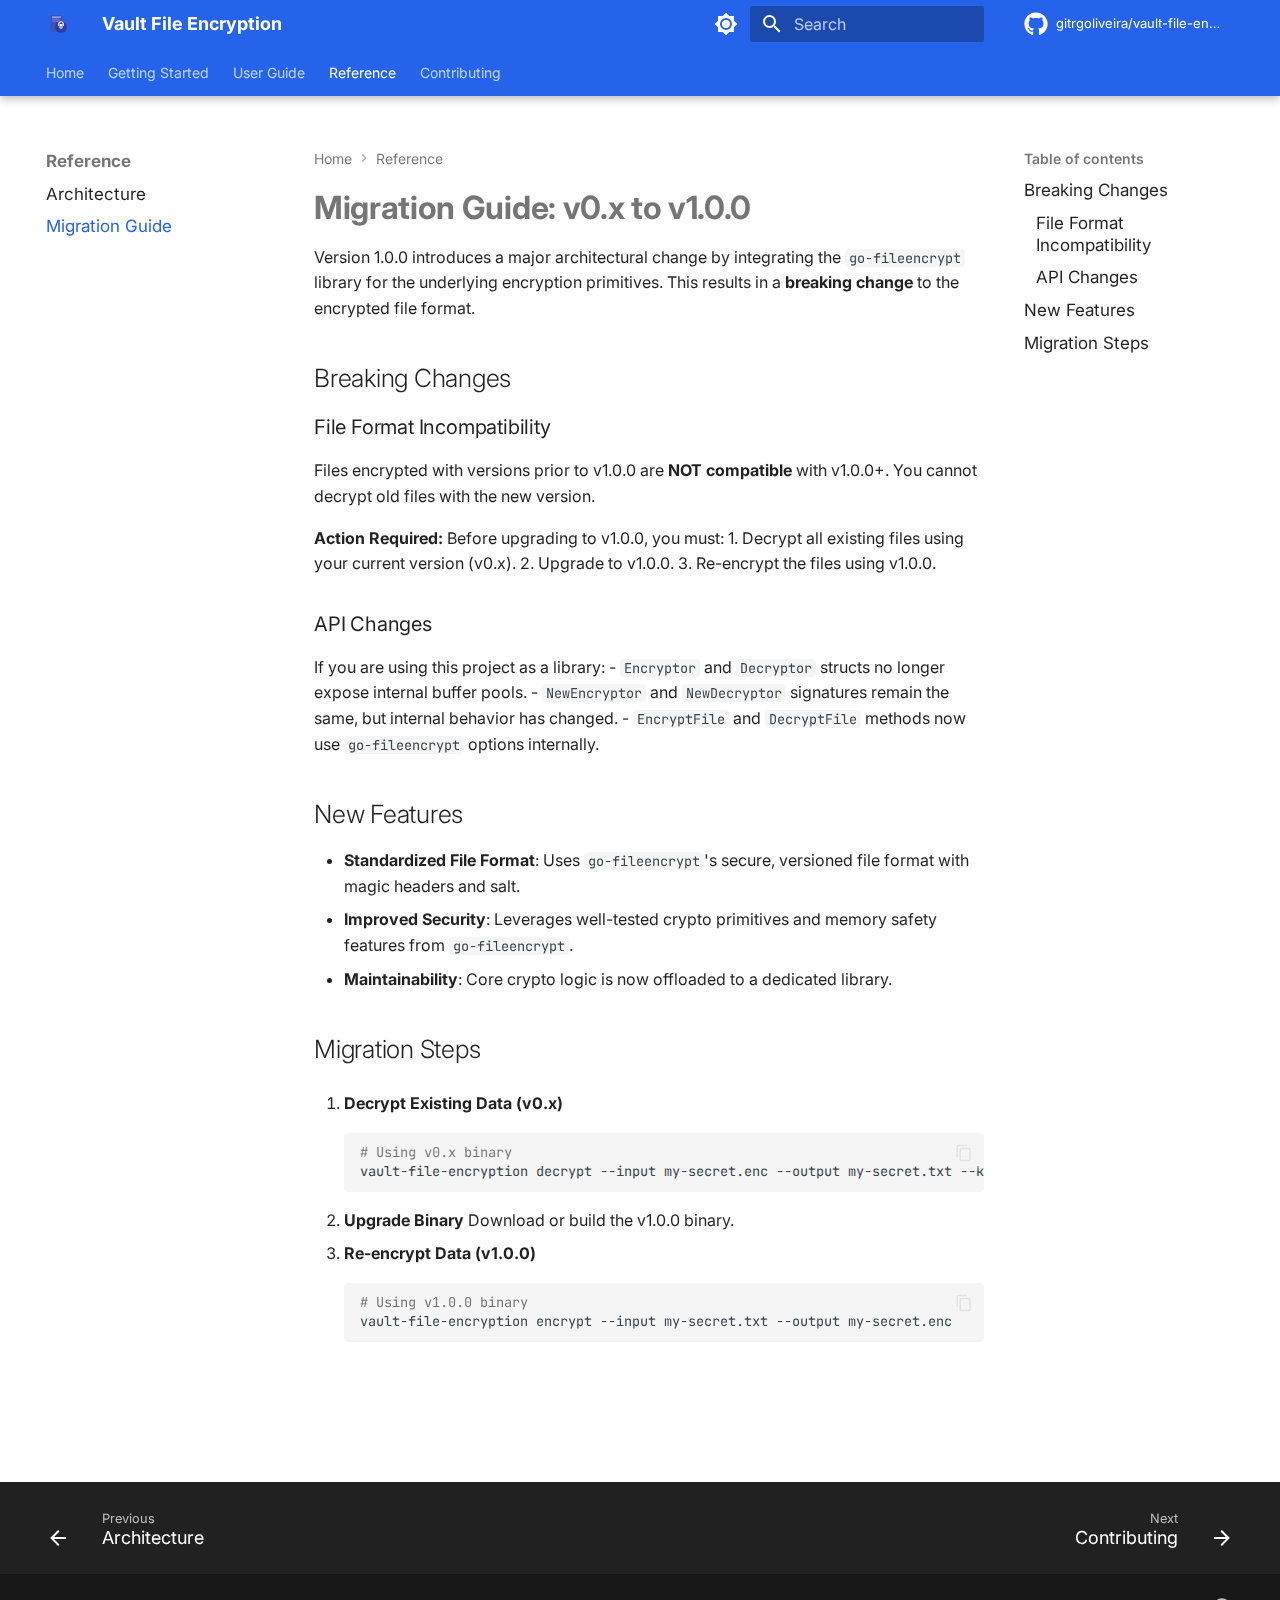
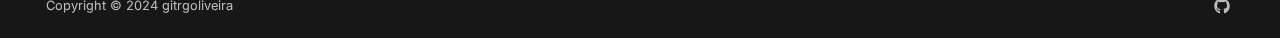
<file: MIGRATION_GUIDE/index.html>
<!doctype html>
<html lang="en" class="no-js">
  <head>
    
      <meta charset="utf-8">
      <meta name="viewport" content="width=device-width,initial-scale=1">
      
        <meta name="description" content="Securely encrypt and decrypt files using HashiCorp Vault Transit secrets engine. A modern CLI tool for file-based encryption with key rotation support.">
      
      
        <meta name="author" content="gitrgoliveira">
      
      
        <link rel="canonical" href="https://gitrgoliveira.github.io/vault-file-encryption/MIGRATION_GUIDE/">
      
      
        <link rel="prev" href="../ARCHITECTURE/">
      
      
        <link rel="next" href="../CONTRIBUTING/">
      
      
        
      
      
      <link rel="icon" href="../assets/logo.svg">
      <meta name="generator" content="mkdocs-1.6.1, mkdocs-material-9.7.0">
    
    
      
        <title>Migration Guide - Vault File Encryption</title>
      
    
    
      <link rel="stylesheet" href="../assets/stylesheets/main.618322db.min.css">
      
        
        <link rel="stylesheet" href="../assets/stylesheets/palette.ab4e12ef.min.css">
      
      


    
    
      
    
    
      
        
        
        <link rel="preconnect" href="https://fonts.gstatic.com" crossorigin>
        <link rel="stylesheet" href="https://fonts.googleapis.com/css?family=Inter:300,300i,400,400i,700,700i%7CJetBrains+Mono:400,400i,700,700i&display=fallback">
        <style>:root{--md-text-font:"Inter";--md-code-font:"JetBrains Mono"}</style>
      
    
    
      <link rel="stylesheet" href="../stylesheets/extra.css">
    
    <script>__md_scope=new URL("..",location),__md_hash=e=>[...e].reduce(((e,_)=>(e<<5)-e+_.charCodeAt(0)),0),__md_get=(e,_=localStorage,t=__md_scope)=>JSON.parse(_.getItem(t.pathname+"."+e)),__md_set=(e,_,t=localStorage,a=__md_scope)=>{try{t.setItem(a.pathname+"."+e,JSON.stringify(_))}catch(e){}}</script>
    
      

    
    
  </head>
  
  
    
    
      
    
    
    
    
    <body dir="ltr" data-md-color-scheme="default" data-md-color-primary="custom" data-md-color-accent="custom">
  
    
    <input class="md-toggle" data-md-toggle="drawer" type="checkbox" id="__drawer" autocomplete="off">
    <input class="md-toggle" data-md-toggle="search" type="checkbox" id="__search" autocomplete="off">
    <label class="md-overlay" for="__drawer"></label>
    <div data-md-component="skip">
      
        
        <a href="#migration-guide-v0x-to-v100" class="md-skip">
          Skip to content
        </a>
      
    </div>
    <div data-md-component="announce">
      
    </div>
    
    
      

  

<header class="md-header md-header--shadow md-header--lifted" data-md-component="header">
  <nav class="md-header__inner md-grid" aria-label="Header">
    <a href=".." title="Vault File Encryption" class="md-header__button md-logo" aria-label="Vault File Encryption" data-md-component="logo">
      
  <img src="../assets/logo.svg" alt="logo">

    </a>
    <label class="md-header__button md-icon" for="__drawer">
      
      <svg xmlns="http://www.w3.org/2000/svg" viewBox="0 0 24 24"><path d="M3 6h18v2H3zm0 5h18v2H3zm0 5h18v2H3z"/></svg>
    </label>
    <div class="md-header__title" data-md-component="header-title">
      <div class="md-header__ellipsis">
        <div class="md-header__topic">
          <span class="md-ellipsis">
            Vault File Encryption
          </span>
        </div>
        <div class="md-header__topic" data-md-component="header-topic">
          <span class="md-ellipsis">
            
              Migration Guide
            
          </span>
        </div>
      </div>
    </div>
    
      
        <form class="md-header__option" data-md-component="palette">
  
    
    
    
    <input class="md-option" data-md-color-media="(prefers-color-scheme: light)" data-md-color-scheme="default" data-md-color-primary="custom" data-md-color-accent="custom"  aria-label="Switch to dark mode"  type="radio" name="__palette" id="__palette_0">
    
      <label class="md-header__button md-icon" title="Switch to dark mode" for="__palette_1" hidden>
        <svg xmlns="http://www.w3.org/2000/svg" viewBox="0 0 24 24"><path d="M12 8a4 4 0 0 0-4 4 4 4 0 0 0 4 4 4 4 0 0 0 4-4 4 4 0 0 0-4-4m0 10a6 6 0 0 1-6-6 6 6 0 0 1 6-6 6 6 0 0 1 6 6 6 6 0 0 1-6 6m8-9.31V4h-4.69L12 .69 8.69 4H4v4.69L.69 12 4 15.31V20h4.69L12 23.31 15.31 20H20v-4.69L23.31 12z"/></svg>
      </label>
    
  
    
    
    
    <input class="md-option" data-md-color-media="(prefers-color-scheme: dark)" data-md-color-scheme="slate" data-md-color-primary="custom" data-md-color-accent="custom"  aria-label="Switch to light mode"  type="radio" name="__palette" id="__palette_1">
    
      <label class="md-header__button md-icon" title="Switch to light mode" for="__palette_0" hidden>
        <svg xmlns="http://www.w3.org/2000/svg" viewBox="0 0 24 24"><path d="M12 18c-.89 0-1.74-.2-2.5-.55C11.56 16.5 13 14.42 13 12s-1.44-4.5-3.5-5.45C10.26 6.2 11.11 6 12 6a6 6 0 0 1 6 6 6 6 0 0 1-6 6m8-9.31V4h-4.69L12 .69 8.69 4H4v4.69L.69 12 4 15.31V20h4.69L12 23.31 15.31 20H20v-4.69L23.31 12z"/></svg>
      </label>
    
  
</form>
      
    
    
      <script>var palette=__md_get("__palette");if(palette&&palette.color){if("(prefers-color-scheme)"===palette.color.media){var media=matchMedia("(prefers-color-scheme: light)"),input=document.querySelector(media.matches?"[data-md-color-media='(prefers-color-scheme: light)']":"[data-md-color-media='(prefers-color-scheme: dark)']");palette.color.media=input.getAttribute("data-md-color-media"),palette.color.scheme=input.getAttribute("data-md-color-scheme"),palette.color.primary=input.getAttribute("data-md-color-primary"),palette.color.accent=input.getAttribute("data-md-color-accent")}for(var[key,value]of Object.entries(palette.color))document.body.setAttribute("data-md-color-"+key,value)}</script>
    
    
    
      
      
        <label class="md-header__button md-icon" for="__search">
          
          <svg xmlns="http://www.w3.org/2000/svg" viewBox="0 0 24 24"><path d="M9.5 3A6.5 6.5 0 0 1 16 9.5c0 1.61-.59 3.09-1.56 4.23l.27.27h.79l5 5-1.5 1.5-5-5v-.79l-.27-.27A6.52 6.52 0 0 1 9.5 16 6.5 6.5 0 0 1 3 9.5 6.5 6.5 0 0 1 9.5 3m0 2C7 5 5 7 5 9.5S7 14 9.5 14 14 12 14 9.5 12 5 9.5 5"/></svg>
        </label>
        <div class="md-search" data-md-component="search" role="dialog">
  <label class="md-search__overlay" for="__search"></label>
  <div class="md-search__inner" role="search">
    <form class="md-search__form" name="search">
      <input type="text" class="md-search__input" name="query" aria-label="Search" placeholder="Search" autocapitalize="off" autocorrect="off" autocomplete="off" spellcheck="false" data-md-component="search-query" required>
      <label class="md-search__icon md-icon" for="__search">
        
        <svg xmlns="http://www.w3.org/2000/svg" viewBox="0 0 24 24"><path d="M9.5 3A6.5 6.5 0 0 1 16 9.5c0 1.61-.59 3.09-1.56 4.23l.27.27h.79l5 5-1.5 1.5-5-5v-.79l-.27-.27A6.52 6.52 0 0 1 9.5 16 6.5 6.5 0 0 1 3 9.5 6.5 6.5 0 0 1 9.5 3m0 2C7 5 5 7 5 9.5S7 14 9.5 14 14 12 14 9.5 12 5 9.5 5"/></svg>
        
        <svg xmlns="http://www.w3.org/2000/svg" viewBox="0 0 24 24"><path d="M20 11v2H8l5.5 5.5-1.42 1.42L4.16 12l7.92-7.92L13.5 5.5 8 11z"/></svg>
      </label>
      <nav class="md-search__options" aria-label="Search">
        
          <a href="javascript:void(0)" class="md-search__icon md-icon" title="Share" aria-label="Share" data-clipboard data-clipboard-text="" data-md-component="search-share" tabindex="-1">
            
            <svg xmlns="http://www.w3.org/2000/svg" viewBox="0 0 24 24"><path d="M18 16.08c-.76 0-1.44.3-1.96.77L8.91 12.7c.05-.23.09-.46.09-.7s-.04-.47-.09-.7l7.05-4.11c.54.5 1.25.81 2.04.81a3 3 0 0 0 3-3 3 3 0 0 0-3-3 3 3 0 0 0-3 3c0 .24.04.47.09.7L8.04 9.81C7.5 9.31 6.79 9 6 9a3 3 0 0 0-3 3 3 3 0 0 0 3 3c.79 0 1.5-.31 2.04-.81l7.12 4.15c-.05.21-.08.43-.08.66 0 1.61 1.31 2.91 2.92 2.91s2.92-1.3 2.92-2.91A2.92 2.92 0 0 0 18 16.08"/></svg>
          </a>
        
        <button type="reset" class="md-search__icon md-icon" title="Clear" aria-label="Clear" tabindex="-1">
          
          <svg xmlns="http://www.w3.org/2000/svg" viewBox="0 0 24 24"><path d="M19 6.41 17.59 5 12 10.59 6.41 5 5 6.41 10.59 12 5 17.59 6.41 19 12 13.41 17.59 19 19 17.59 13.41 12z"/></svg>
        </button>
      </nav>
      
        <div class="md-search__suggest" data-md-component="search-suggest"></div>
      
    </form>
    <div class="md-search__output">
      <div class="md-search__scrollwrap" tabindex="0" data-md-scrollfix>
        <div class="md-search-result" data-md-component="search-result">
          <div class="md-search-result__meta">
            Initializing search
          </div>
          <ol class="md-search-result__list" role="presentation"></ol>
        </div>
      </div>
    </div>
  </div>
</div>
      
    
    
      <div class="md-header__source">
        <a href="https://github.com/gitrgoliveira/vault-file-encryption" title="Go to repository" class="md-source" data-md-component="source">
  <div class="md-source__icon md-icon">
    
    <svg xmlns="http://www.w3.org/2000/svg" viewBox="0 0 512 512"><!--! Font Awesome Free 7.1.0 by @fontawesome - https://fontawesome.com License - https://fontawesome.com/license/free (Icons: CC BY 4.0, Fonts: SIL OFL 1.1, Code: MIT License) Copyright 2025 Fonticons, Inc.--><path d="M173.9 397.4c0 2-2.3 3.6-5.2 3.6-3.3.3-5.6-1.3-5.6-3.6 0-2 2.3-3.6 5.2-3.6 3-.3 5.6 1.3 5.6 3.6m-31.1-4.5c-.7 2 1.3 4.3 4.3 4.9 2.6 1 5.6 0 6.2-2s-1.3-4.3-4.3-5.2c-2.6-.7-5.5.3-6.2 2.3m44.2-1.7c-2.9.7-4.9 2.6-4.6 4.9.3 2 2.9 3.3 5.9 2.6 2.9-.7 4.9-2.6 4.6-4.6-.3-1.9-3-3.2-5.9-2.9M252.8 8C114.1 8 8 113.3 8 252c0 110.9 69.8 205.8 169.5 239.2 12.8 2.3 17.3-5.6 17.3-12.1 0-6.2-.3-40.4-.3-61.4 0 0-70 15-84.7-29.8 0 0-11.4-29.1-27.8-36.6 0 0-22.9-15.7 1.6-15.4 0 0 24.9 2 38.6 25.8 21.9 38.6 58.6 27.5 72.9 20.9 2.3-16 8.8-27.1 16-33.7-55.9-6.2-112.3-14.3-112.3-110.5 0-27.5 7.6-41.3 23.6-58.9-2.6-6.5-11.1-33.3 2.6-67.9 20.9-6.5 69 27 69 27 20-5.6 41.5-8.5 62.8-8.5s42.8 2.9 62.8 8.5c0 0 48.1-33.6 69-27 13.7 34.7 5.2 61.4 2.6 67.9 16 17.7 25.8 31.5 25.8 58.9 0 96.5-58.9 104.2-114.8 110.5 9.2 7.9 17 22.9 17 46.4 0 33.7-.3 75.4-.3 83.6 0 6.5 4.6 14.4 17.3 12.1C436.2 457.8 504 362.9 504 252 504 113.3 391.5 8 252.8 8M105.2 352.9c-1.3 1-1 3.3.7 5.2 1.6 1.6 3.9 2.3 5.2 1 1.3-1 1-3.3-.7-5.2-1.6-1.6-3.9-2.3-5.2-1m-10.8-8.1c-.7 1.3.3 2.9 2.3 3.9 1.6 1 3.6.7 4.3-.7.7-1.3-.3-2.9-2.3-3.9-2-.6-3.6-.3-4.3.7m32.4 35.6c-1.6 1.3-1 4.3 1.3 6.2 2.3 2.3 5.2 2.6 6.5 1 1.3-1.3.7-4.3-1.3-6.2-2.2-2.3-5.2-2.6-6.5-1m-11.4-14.7c-1.6 1-1.6 3.6 0 5.9s4.3 3.3 5.6 2.3c1.6-1.3 1.6-3.9 0-6.2-1.4-2.3-4-3.3-5.6-2"/></svg>
  </div>
  <div class="md-source__repository">
    gitrgoliveira/vault-file-encryption
  </div>
</a>
      </div>
    
  </nav>
  
    
      
<nav class="md-tabs" aria-label="Tabs" data-md-component="tabs">
  <div class="md-grid">
    <ul class="md-tabs__list">
      
        
  
  
  
  
    <li class="md-tabs__item">
      <a href=".." class="md-tabs__link">
        
  
  
    
  
  Home

      </a>
    </li>
  

      
        
  
  
  
  
    
    
      <li class="md-tabs__item">
        <a href="../guides/VAULT_SETUP_GUIDE/" class="md-tabs__link">
          
  
  
  Getting Started

        </a>
      </li>
    
  

      
        
  
  
  
  
    
    
      <li class="md-tabs__item">
        <a href="../guides/CLI_MODE/" class="md-tabs__link">
          
  
  
  User Guide

        </a>
      </li>
    
  

      
        
  
  
  
    
  
  
    
    
      <li class="md-tabs__item md-tabs__item--active">
        <a href="../ARCHITECTURE/" class="md-tabs__link">
          
  
  
  Reference

        </a>
      </li>
    
  

      
        
  
  
  
  
    <li class="md-tabs__item">
      <a href="../CONTRIBUTING/" class="md-tabs__link">
        
  
  
    
  
  Contributing

      </a>
    </li>
  

      
    </ul>
  </div>
</nav>
    
  
</header>
    
    <div class="md-container" data-md-component="container">
      
      
        
      
      <main class="md-main" data-md-component="main">
        <div class="md-main__inner md-grid">
          
            
              
              <div class="md-sidebar md-sidebar--primary" data-md-component="sidebar" data-md-type="navigation" >
                <div class="md-sidebar__scrollwrap">
                  <div class="md-sidebar__inner">
                    


  


<nav class="md-nav md-nav--primary md-nav--lifted" aria-label="Navigation" data-md-level="0">
  <label class="md-nav__title" for="__drawer">
    <a href=".." title="Vault File Encryption" class="md-nav__button md-logo" aria-label="Vault File Encryption" data-md-component="logo">
      
  <img src="../assets/logo.svg" alt="logo">

    </a>
    Vault File Encryption
  </label>
  
    <div class="md-nav__source">
      <a href="https://github.com/gitrgoliveira/vault-file-encryption" title="Go to repository" class="md-source" data-md-component="source">
  <div class="md-source__icon md-icon">
    
    <svg xmlns="http://www.w3.org/2000/svg" viewBox="0 0 512 512"><!--! Font Awesome Free 7.1.0 by @fontawesome - https://fontawesome.com License - https://fontawesome.com/license/free (Icons: CC BY 4.0, Fonts: SIL OFL 1.1, Code: MIT License) Copyright 2025 Fonticons, Inc.--><path d="M173.9 397.4c0 2-2.3 3.6-5.2 3.6-3.3.3-5.6-1.3-5.6-3.6 0-2 2.3-3.6 5.2-3.6 3-.3 5.6 1.3 5.6 3.6m-31.1-4.5c-.7 2 1.3 4.3 4.3 4.9 2.6 1 5.6 0 6.2-2s-1.3-4.3-4.3-5.2c-2.6-.7-5.5.3-6.2 2.3m44.2-1.7c-2.9.7-4.9 2.6-4.6 4.9.3 2 2.9 3.3 5.9 2.6 2.9-.7 4.9-2.6 4.6-4.6-.3-1.9-3-3.2-5.9-2.9M252.8 8C114.1 8 8 113.3 8 252c0 110.9 69.8 205.8 169.5 239.2 12.8 2.3 17.3-5.6 17.3-12.1 0-6.2-.3-40.4-.3-61.4 0 0-70 15-84.7-29.8 0 0-11.4-29.1-27.8-36.6 0 0-22.9-15.7 1.6-15.4 0 0 24.9 2 38.6 25.8 21.9 38.6 58.6 27.5 72.9 20.9 2.3-16 8.8-27.1 16-33.7-55.9-6.2-112.3-14.3-112.3-110.5 0-27.5 7.6-41.3 23.6-58.9-2.6-6.5-11.1-33.3 2.6-67.9 20.9-6.5 69 27 69 27 20-5.6 41.5-8.5 62.8-8.5s42.8 2.9 62.8 8.5c0 0 48.1-33.6 69-27 13.7 34.7 5.2 61.4 2.6 67.9 16 17.7 25.8 31.5 25.8 58.9 0 96.5-58.9 104.2-114.8 110.5 9.2 7.9 17 22.9 17 46.4 0 33.7-.3 75.4-.3 83.6 0 6.5 4.6 14.4 17.3 12.1C436.2 457.8 504 362.9 504 252 504 113.3 391.5 8 252.8 8M105.2 352.9c-1.3 1-1 3.3.7 5.2 1.6 1.6 3.9 2.3 5.2 1 1.3-1 1-3.3-.7-5.2-1.6-1.6-3.9-2.3-5.2-1m-10.8-8.1c-.7 1.3.3 2.9 2.3 3.9 1.6 1 3.6.7 4.3-.7.7-1.3-.3-2.9-2.3-3.9-2-.6-3.6-.3-4.3.7m32.4 35.6c-1.6 1.3-1 4.3 1.3 6.2 2.3 2.3 5.2 2.6 6.5 1 1.3-1.3.7-4.3-1.3-6.2-2.2-2.3-5.2-2.6-6.5-1m-11.4-14.7c-1.6 1-1.6 3.6 0 5.9s4.3 3.3 5.6 2.3c1.6-1.3 1.6-3.9 0-6.2-1.4-2.3-4-3.3-5.6-2"/></svg>
  </div>
  <div class="md-source__repository">
    gitrgoliveira/vault-file-encryption
  </div>
</a>
    </div>
  
  <ul class="md-nav__list" data-md-scrollfix>
    
      
      
  
  
  
  
    <li class="md-nav__item">
      <a href=".." class="md-nav__link">
        
  
  
  <span class="md-ellipsis">
    
  
    Home
  

    
  </span>
  
  

      </a>
    </li>
  

    
      
      
  
  
  
  
    
    
    
    
      
      
        
      
    
    
    <li class="md-nav__item md-nav__item--nested">
      
        
        
          
        
        <input class="md-nav__toggle md-toggle md-toggle--indeterminate" type="checkbox" id="__nav_2" >
        
          
          <label class="md-nav__link" for="__nav_2" id="__nav_2_label" tabindex="0">
            
  
  
  <span class="md-ellipsis">
    
  
    Getting Started
  

    
  </span>
  
  

            <span class="md-nav__icon md-icon"></span>
          </label>
        
        <nav class="md-nav" data-md-level="1" aria-labelledby="__nav_2_label" aria-expanded="false">
          <label class="md-nav__title" for="__nav_2">
            <span class="md-nav__icon md-icon"></span>
            
  
    Getting Started
  

          </label>
          <ul class="md-nav__list" data-md-scrollfix>
            
              
                
  
  
  
  
    <li class="md-nav__item">
      <a href="../guides/VAULT_SETUP_GUIDE/" class="md-nav__link">
        
  
  
  <span class="md-ellipsis">
    
  
    Vault Setup
  

    
  </span>
  
  

      </a>
    </li>
  

              
            
              
                
  
  
  
  
    <li class="md-nav__item">
      <a href="../guides/VAULT_SETUP_GUIDE_WINDOWS/" class="md-nav__link">
        
  
  
  <span class="md-ellipsis">
    
  
    Vault Setup (Windows)
  

    
  </span>
  
  

      </a>
    </li>
  

              
            
              
                
  
  
  
  
    <li class="md-nav__item">
      <a href="../guides/VAULT_ENTERPRISE_SETUP_GUIDE/" class="md-nav__link">
        
  
  
  <span class="md-ellipsis">
    
  
    Vault Enterprise
  

    
  </span>
  
  

      </a>
    </li>
  

              
            
          </ul>
        </nav>
      
    </li>
  

    
      
      
  
  
  
  
    
    
    
    
      
      
        
      
    
    
    <li class="md-nav__item md-nav__item--nested">
      
        
        
          
        
        <input class="md-nav__toggle md-toggle md-toggle--indeterminate" type="checkbox" id="__nav_3" >
        
          
          <label class="md-nav__link" for="__nav_3" id="__nav_3_label" tabindex="0">
            
  
  
  <span class="md-ellipsis">
    
  
    User Guide
  

    
  </span>
  
  

            <span class="md-nav__icon md-icon"></span>
          </label>
        
        <nav class="md-nav" data-md-level="1" aria-labelledby="__nav_3_label" aria-expanded="false">
          <label class="md-nav__title" for="__nav_3">
            <span class="md-nav__icon md-icon"></span>
            
  
    User Guide
  

          </label>
          <ul class="md-nav__list" data-md-scrollfix>
            
              
                
  
  
  
  
    <li class="md-nav__item">
      <a href="../guides/CLI_MODE/" class="md-nav__link">
        
  
  
  <span class="md-ellipsis">
    
  
    CLI Usage
  

    
  </span>
  
  

      </a>
    </li>
  

              
            
              
                
  
  
  
  
    <li class="md-nav__item">
      <a href="../guides/CLI_MODE_WINDOWS/" class="md-nav__link">
        
  
  
  <span class="md-ellipsis">
    
  
    CLI Usage (Windows)
  

    
  </span>
  
  

      </a>
    </li>
  

              
            
              
                
  
  
  
  
    <li class="md-nav__item">
      <a href="../guides/REWRAP_GUIDE/" class="md-nav__link">
        
  
  
  <span class="md-ellipsis">
    
  
    Key Rewrapping
  

    
  </span>
  
  

      </a>
    </li>
  

              
            
              
                
  
  
  
  
    <li class="md-nav__item">
      <a href="../guides/CHUNK_SIZE_TUNING/" class="md-nav__link">
        
  
  
  <span class="md-ellipsis">
    
  
    Performance Tuning
  

    
  </span>
  
  

      </a>
    </li>
  

              
            
          </ul>
        </nav>
      
    </li>
  

    
      
      
  
  
    
  
  
  
    
    
    
    
      
        
        
      
      
        
      
    
    
    <li class="md-nav__item md-nav__item--active md-nav__item--section md-nav__item--nested">
      
        
        
        <input class="md-nav__toggle md-toggle " type="checkbox" id="__nav_4" checked>
        
          
          <label class="md-nav__link" for="__nav_4" id="__nav_4_label" tabindex="">
            
  
  
  <span class="md-ellipsis">
    
  
    Reference
  

    
  </span>
  
  

            <span class="md-nav__icon md-icon"></span>
          </label>
        
        <nav class="md-nav" data-md-level="1" aria-labelledby="__nav_4_label" aria-expanded="true">
          <label class="md-nav__title" for="__nav_4">
            <span class="md-nav__icon md-icon"></span>
            
  
    Reference
  

          </label>
          <ul class="md-nav__list" data-md-scrollfix>
            
              
                
  
  
  
  
    <li class="md-nav__item">
      <a href="../ARCHITECTURE/" class="md-nav__link">
        
  
  
  <span class="md-ellipsis">
    
  
    Architecture
  

    
  </span>
  
  

      </a>
    </li>
  

              
            
              
                
  
  
    
  
  
  
    <li class="md-nav__item md-nav__item--active">
      
      <input class="md-nav__toggle md-toggle" type="checkbox" id="__toc">
      
      
        
      
      
        <label class="md-nav__link md-nav__link--active" for="__toc">
          
  
  
  <span class="md-ellipsis">
    
  
    Migration Guide
  

    
  </span>
  
  

          <span class="md-nav__icon md-icon"></span>
        </label>
      
      <a href="./" class="md-nav__link md-nav__link--active">
        
  
  
  <span class="md-ellipsis">
    
  
    Migration Guide
  

    
  </span>
  
  

      </a>
      
        

<nav class="md-nav md-nav--secondary" aria-label="Table of contents">
  
  
  
    
  
  
    <label class="md-nav__title" for="__toc">
      <span class="md-nav__icon md-icon"></span>
      Table of contents
    </label>
    <ul class="md-nav__list" data-md-component="toc" data-md-scrollfix>
      
        <li class="md-nav__item">
  <a href="#breaking-changes" class="md-nav__link">
    <span class="md-ellipsis">
      
        Breaking Changes
      
    </span>
  </a>
  
    <nav class="md-nav" aria-label="Breaking Changes">
      <ul class="md-nav__list">
        
          <li class="md-nav__item">
  <a href="#file-format-incompatibility" class="md-nav__link">
    <span class="md-ellipsis">
      
        File Format Incompatibility
      
    </span>
  </a>
  
</li>
        
          <li class="md-nav__item">
  <a href="#api-changes" class="md-nav__link">
    <span class="md-ellipsis">
      
        API Changes
      
    </span>
  </a>
  
</li>
        
      </ul>
    </nav>
  
</li>
      
        <li class="md-nav__item">
  <a href="#new-features" class="md-nav__link">
    <span class="md-ellipsis">
      
        New Features
      
    </span>
  </a>
  
</li>
      
        <li class="md-nav__item">
  <a href="#migration-steps" class="md-nav__link">
    <span class="md-ellipsis">
      
        Migration Steps
      
    </span>
  </a>
  
</li>
      
    </ul>
  
</nav>
      
    </li>
  

              
            
          </ul>
        </nav>
      
    </li>
  

    
      
      
  
  
  
  
    <li class="md-nav__item">
      <a href="../CONTRIBUTING/" class="md-nav__link">
        
  
  
  <span class="md-ellipsis">
    
  
    Contributing
  

    
  </span>
  
  

      </a>
    </li>
  

    
  </ul>
</nav>
                  </div>
                </div>
              </div>
            
            
              
              <div class="md-sidebar md-sidebar--secondary" data-md-component="sidebar" data-md-type="toc" >
                <div class="md-sidebar__scrollwrap">
                  <div class="md-sidebar__inner">
                    

<nav class="md-nav md-nav--secondary" aria-label="Table of contents">
  
  
  
    
  
  
    <label class="md-nav__title" for="__toc">
      <span class="md-nav__icon md-icon"></span>
      Table of contents
    </label>
    <ul class="md-nav__list" data-md-component="toc" data-md-scrollfix>
      
        <li class="md-nav__item">
  <a href="#breaking-changes" class="md-nav__link">
    <span class="md-ellipsis">
      
        Breaking Changes
      
    </span>
  </a>
  
    <nav class="md-nav" aria-label="Breaking Changes">
      <ul class="md-nav__list">
        
          <li class="md-nav__item">
  <a href="#file-format-incompatibility" class="md-nav__link">
    <span class="md-ellipsis">
      
        File Format Incompatibility
      
    </span>
  </a>
  
</li>
        
          <li class="md-nav__item">
  <a href="#api-changes" class="md-nav__link">
    <span class="md-ellipsis">
      
        API Changes
      
    </span>
  </a>
  
</li>
        
      </ul>
    </nav>
  
</li>
      
        <li class="md-nav__item">
  <a href="#new-features" class="md-nav__link">
    <span class="md-ellipsis">
      
        New Features
      
    </span>
  </a>
  
</li>
      
        <li class="md-nav__item">
  <a href="#migration-steps" class="md-nav__link">
    <span class="md-ellipsis">
      
        Migration Steps
      
    </span>
  </a>
  
</li>
      
    </ul>
  
</nav>
                  </div>
                </div>
              </div>
            
          
          
            <div class="md-content" data-md-component="content">
              
                



  


  <nav class="md-path" aria-label="Navigation" >
    <ol class="md-path__list">
      
        
  
  
    <li class="md-path__item">
      <a href=".." class="md-path__link">
        
  <span class="md-ellipsis">
    Home
  </span>

      </a>
    </li>
  

      
      
        
  
  
    
    
      <li class="md-path__item">
        <a href="../ARCHITECTURE/" class="md-path__link">
          
  <span class="md-ellipsis">
    Reference
  </span>

        </a>
      </li>
    
  

      
    </ol>
  </nav>

              
              <article class="md-content__inner md-typeset">
                
                  


  
  


<h1 id="migration-guide-v0x-to-v100">Migration Guide: v0.x to v1.0.0<a class="headerlink" href="#migration-guide-v0x-to-v100" title="Permanent link">&para;</a></h1>
<p>Version 1.0.0 introduces a major architectural change by integrating the <code>go-fileencrypt</code> library for the underlying encryption primitives. This results in a <strong>breaking change</strong> to the encrypted file format.</p>
<h2 id="breaking-changes">Breaking Changes<a class="headerlink" href="#breaking-changes" title="Permanent link">&para;</a></h2>
<h3 id="file-format-incompatibility">File Format Incompatibility<a class="headerlink" href="#file-format-incompatibility" title="Permanent link">&para;</a></h3>
<p>Files encrypted with versions prior to v1.0.0 are <strong>NOT compatible</strong> with v1.0.0+. You cannot decrypt old files with the new version.</p>
<p><strong>Action Required:</strong>
Before upgrading to v1.0.0, you must:
1. Decrypt all existing files using your current version (v0.x).
2. Upgrade to v1.0.0.
3. Re-encrypt the files using v1.0.0.</p>
<h3 id="api-changes">API Changes<a class="headerlink" href="#api-changes" title="Permanent link">&para;</a></h3>
<p>If you are using this project as a library:
- <code>Encryptor</code> and <code>Decryptor</code> structs no longer expose internal buffer pools.
- <code>NewEncryptor</code> and <code>NewDecryptor</code> signatures remain the same, but internal behavior has changed.
- <code>EncryptFile</code> and <code>DecryptFile</code> methods now use <code>go-fileencrypt</code> options internally.</p>
<h2 id="new-features">New Features<a class="headerlink" href="#new-features" title="Permanent link">&para;</a></h2>
<ul>
<li><strong>Standardized File Format</strong>: Uses <code>go-fileencrypt</code>'s secure, versioned file format with magic headers and salt.</li>
<li><strong>Improved Security</strong>: Leverages well-tested crypto primitives and memory safety features from <code>go-fileencrypt</code>.</li>
<li><strong>Maintainability</strong>: Core crypto logic is now offloaded to a dedicated library.</li>
</ul>
<h2 id="migration-steps">Migration Steps<a class="headerlink" href="#migration-steps" title="Permanent link">&para;</a></h2>
<ol>
<li>
<p><strong>Decrypt Existing Data (v0.x)</strong>
   <div class="language-bash highlight"><pre><span></span><code><span id="__span-0-1"><a id="__codelineno-0-1" name="__codelineno-0-1" href="#__codelineno-0-1"></a><span class="c1"># Using v0.x binary</span>
</span><span id="__span-0-2"><a id="__codelineno-0-2" name="__codelineno-0-2" href="#__codelineno-0-2"></a>vault-file-encryption<span class="w"> </span>decrypt<span class="w"> </span>--input<span class="w"> </span>my-secret.enc<span class="w"> </span>--output<span class="w"> </span>my-secret.txt<span class="w"> </span>--key<span class="w"> </span>my-secret.key
</span></code></pre></div></p>
</li>
<li>
<p><strong>Upgrade Binary</strong>
   Download or build the v1.0.0 binary.</p>
</li>
<li>
<p><strong>Re-encrypt Data (v1.0.0)</strong>
   <div class="language-bash highlight"><pre><span></span><code><span id="__span-1-1"><a id="__codelineno-1-1" name="__codelineno-1-1" href="#__codelineno-1-1"></a><span class="c1"># Using v1.0.0 binary</span>
</span><span id="__span-1-2"><a id="__codelineno-1-2" name="__codelineno-1-2" href="#__codelineno-1-2"></a>vault-file-encryption<span class="w"> </span>encrypt<span class="w"> </span>--input<span class="w"> </span>my-secret.txt<span class="w"> </span>--output<span class="w"> </span>my-secret.enc
</span></code></pre></div></p>
</li>
</ol>












                
              </article>
            </div>
          
          
<script>var target=document.getElementById(location.hash.slice(1));target&&target.name&&(target.checked=target.name.startsWith("__tabbed_"))</script>
        </div>
        
          <button type="button" class="md-top md-icon" data-md-component="top" hidden>
  
  <svg xmlns="http://www.w3.org/2000/svg" viewBox="0 0 24 24"><path d="M13 20h-2V8l-5.5 5.5-1.42-1.42L12 4.16l7.92 7.92-1.42 1.42L13 8z"/></svg>
  Back to top
</button>
        
      </main>
      
        <footer class="md-footer">
  
    
      
      <nav class="md-footer__inner md-grid" aria-label="Footer" >
        
          
          <a href="../ARCHITECTURE/" class="md-footer__link md-footer__link--prev" aria-label="Previous: Architecture">
            <div class="md-footer__button md-icon">
              
              <svg xmlns="http://www.w3.org/2000/svg" viewBox="0 0 24 24"><path d="M20 11v2H8l5.5 5.5-1.42 1.42L4.16 12l7.92-7.92L13.5 5.5 8 11z"/></svg>
            </div>
            <div class="md-footer__title">
              <span class="md-footer__direction">
                Previous
              </span>
              <div class="md-ellipsis">
                Architecture
              </div>
            </div>
          </a>
        
        
          
          <a href="../CONTRIBUTING/" class="md-footer__link md-footer__link--next" aria-label="Next: Contributing">
            <div class="md-footer__title">
              <span class="md-footer__direction">
                Next
              </span>
              <div class="md-ellipsis">
                Contributing
              </div>
            </div>
            <div class="md-footer__button md-icon">
              
              <svg xmlns="http://www.w3.org/2000/svg" viewBox="0 0 24 24"><path d="M4 11v2h12l-5.5 5.5 1.42 1.42L19.84 12l-7.92-7.92L10.5 5.5 16 11z"/></svg>
            </div>
          </a>
        
      </nav>
    
  
  <div class="md-footer-meta md-typeset">
    <div class="md-footer-meta__inner md-grid">
      <div class="md-copyright">
  
    <div class="md-copyright__highlight">
      Copyright &copy; 2024 gitrgoliveira
    </div>
  
  
</div>
      
        
<div class="md-social">
  
    
    
    
    
    <a href="https://github.com/gitrgoliveira/vault-file-encryption" target="_blank" rel="noopener" title="GitHub Repository" class="md-social__link">
      <svg xmlns="http://www.w3.org/2000/svg" viewBox="0 0 512 512"><!--! Font Awesome Free 7.1.0 by @fontawesome - https://fontawesome.com License - https://fontawesome.com/license/free (Icons: CC BY 4.0, Fonts: SIL OFL 1.1, Code: MIT License) Copyright 2025 Fonticons, Inc.--><path d="M173.9 397.4c0 2-2.3 3.6-5.2 3.6-3.3.3-5.6-1.3-5.6-3.6 0-2 2.3-3.6 5.2-3.6 3-.3 5.6 1.3 5.6 3.6m-31.1-4.5c-.7 2 1.3 4.3 4.3 4.9 2.6 1 5.6 0 6.2-2s-1.3-4.3-4.3-5.2c-2.6-.7-5.5.3-6.2 2.3m44.2-1.7c-2.9.7-4.9 2.6-4.6 4.9.3 2 2.9 3.3 5.9 2.6 2.9-.7 4.9-2.6 4.6-4.6-.3-1.9-3-3.2-5.9-2.9M252.8 8C114.1 8 8 113.3 8 252c0 110.9 69.8 205.8 169.5 239.2 12.8 2.3 17.3-5.6 17.3-12.1 0-6.2-.3-40.4-.3-61.4 0 0-70 15-84.7-29.8 0 0-11.4-29.1-27.8-36.6 0 0-22.9-15.7 1.6-15.4 0 0 24.9 2 38.6 25.8 21.9 38.6 58.6 27.5 72.9 20.9 2.3-16 8.8-27.1 16-33.7-55.9-6.2-112.3-14.3-112.3-110.5 0-27.5 7.6-41.3 23.6-58.9-2.6-6.5-11.1-33.3 2.6-67.9 20.9-6.5 69 27 69 27 20-5.6 41.5-8.5 62.8-8.5s42.8 2.9 62.8 8.5c0 0 48.1-33.6 69-27 13.7 34.7 5.2 61.4 2.6 67.9 16 17.7 25.8 31.5 25.8 58.9 0 96.5-58.9 104.2-114.8 110.5 9.2 7.9 17 22.9 17 46.4 0 33.7-.3 75.4-.3 83.6 0 6.5 4.6 14.4 17.3 12.1C436.2 457.8 504 362.9 504 252 504 113.3 391.5 8 252.8 8M105.2 352.9c-1.3 1-1 3.3.7 5.2 1.6 1.6 3.9 2.3 5.2 1 1.3-1 1-3.3-.7-5.2-1.6-1.6-3.9-2.3-5.2-1m-10.8-8.1c-.7 1.3.3 2.9 2.3 3.9 1.6 1 3.6.7 4.3-.7.7-1.3-.3-2.9-2.3-3.9-2-.6-3.6-.3-4.3.7m32.4 35.6c-1.6 1.3-1 4.3 1.3 6.2 2.3 2.3 5.2 2.6 6.5 1 1.3-1.3.7-4.3-1.3-6.2-2.2-2.3-5.2-2.6-6.5-1m-11.4-14.7c-1.6 1-1.6 3.6 0 5.9s4.3 3.3 5.6 2.3c1.6-1.3 1.6-3.9 0-6.2-1.4-2.3-4-3.3-5.6-2"/></svg>
    </a>
  
</div>
      
    </div>
  </div>
</footer>
      
    </div>
    <div class="md-dialog" data-md-component="dialog">
      <div class="md-dialog__inner md-typeset"></div>
    </div>
    
    
    
      
      
      <script id="__config" type="application/json">{"annotate": null, "base": "..", "features": ["navigation.tabs", "navigation.tabs.sticky", "navigation.instant", "navigation.tracking", "navigation.sections", "navigation.expand", "navigation.path", "navigation.top", "navigation.footer", "toc.follow", "content.code.copy", "content.code.annotate", "search.suggest", "search.highlight", "search.share"], "search": "../assets/javascripts/workers/search.7a47a382.min.js", "tags": null, "translations": {"clipboard.copied": "Copied to clipboard", "clipboard.copy": "Copy to clipboard", "search.result.more.one": "1 more on this page", "search.result.more.other": "# more on this page", "search.result.none": "No matching documents", "search.result.one": "1 matching document", "search.result.other": "# matching documents", "search.result.placeholder": "Type to start searching", "search.result.term.missing": "Missing", "select.version": "Select version"}, "version": null}</script>
    
    
      <script src="../assets/javascripts/bundle.e71a0d61.min.js"></script>
      
    
  </body>
</html>
</file>
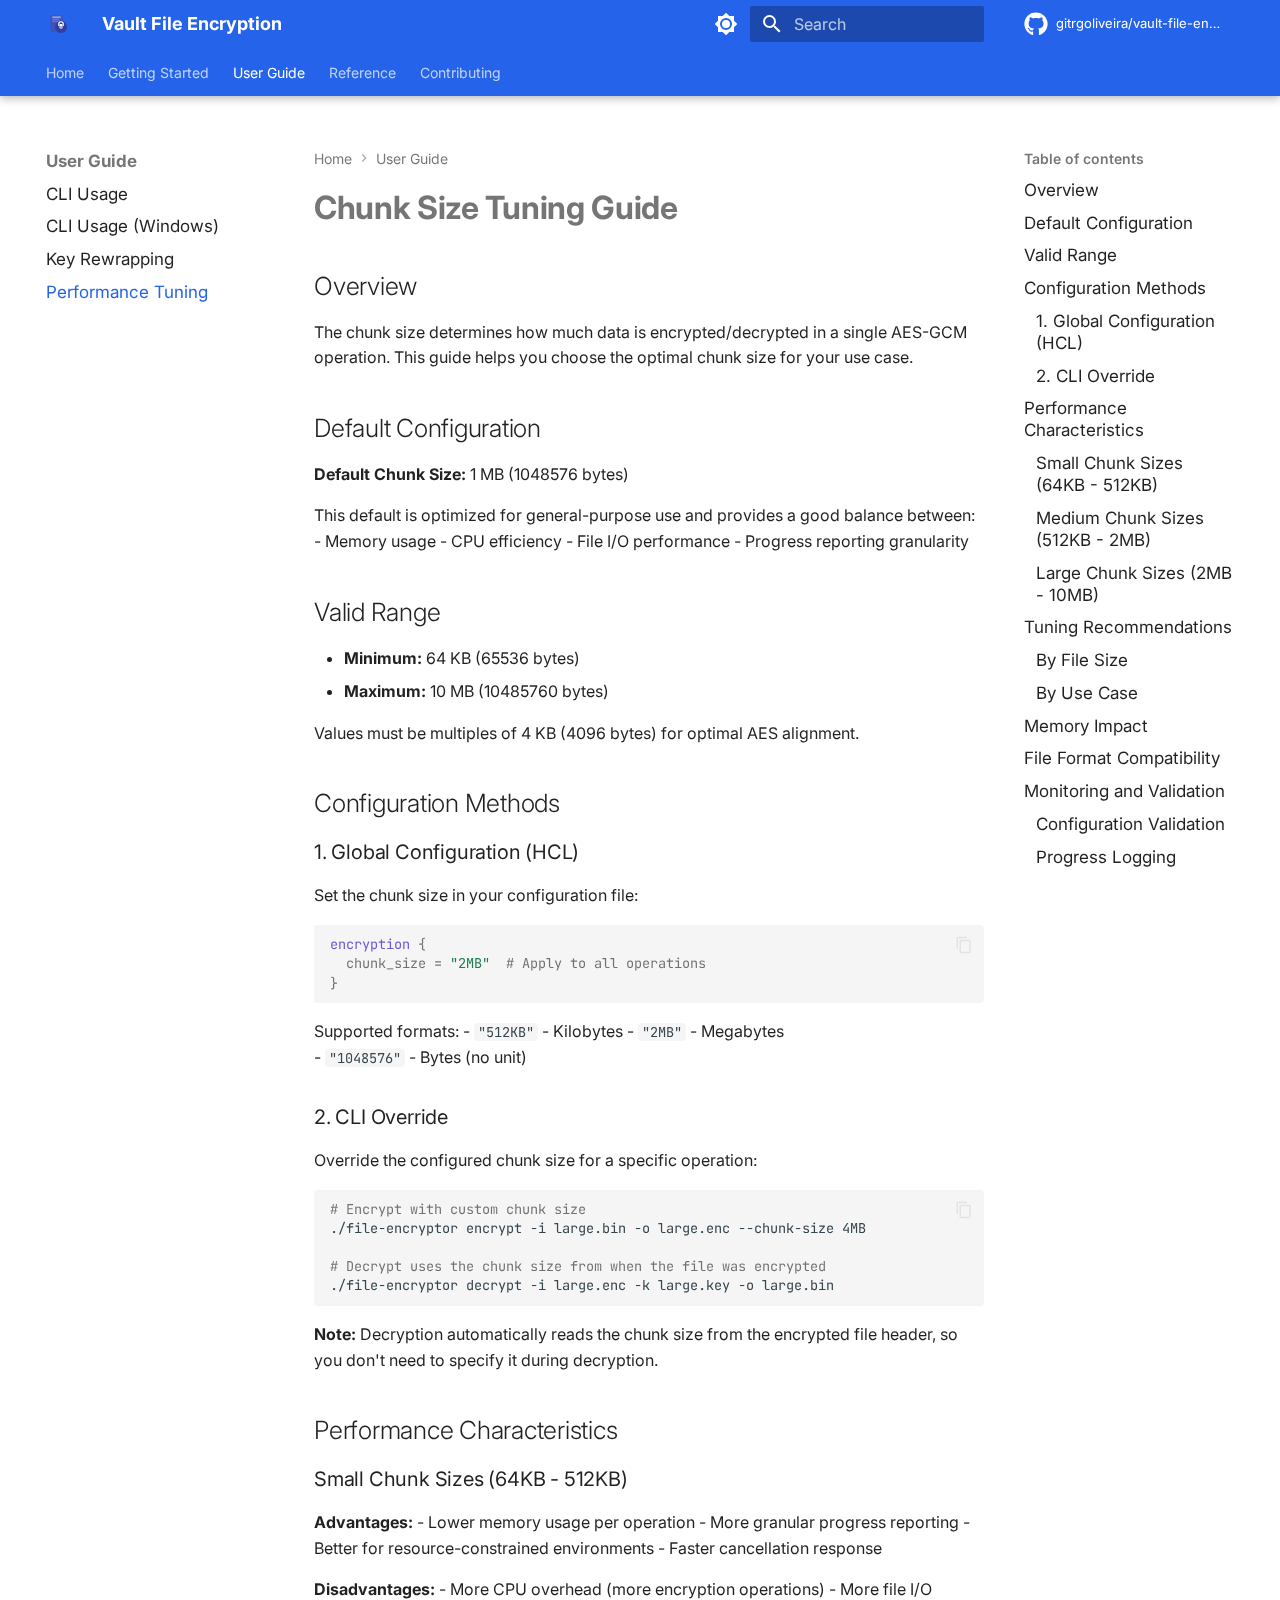
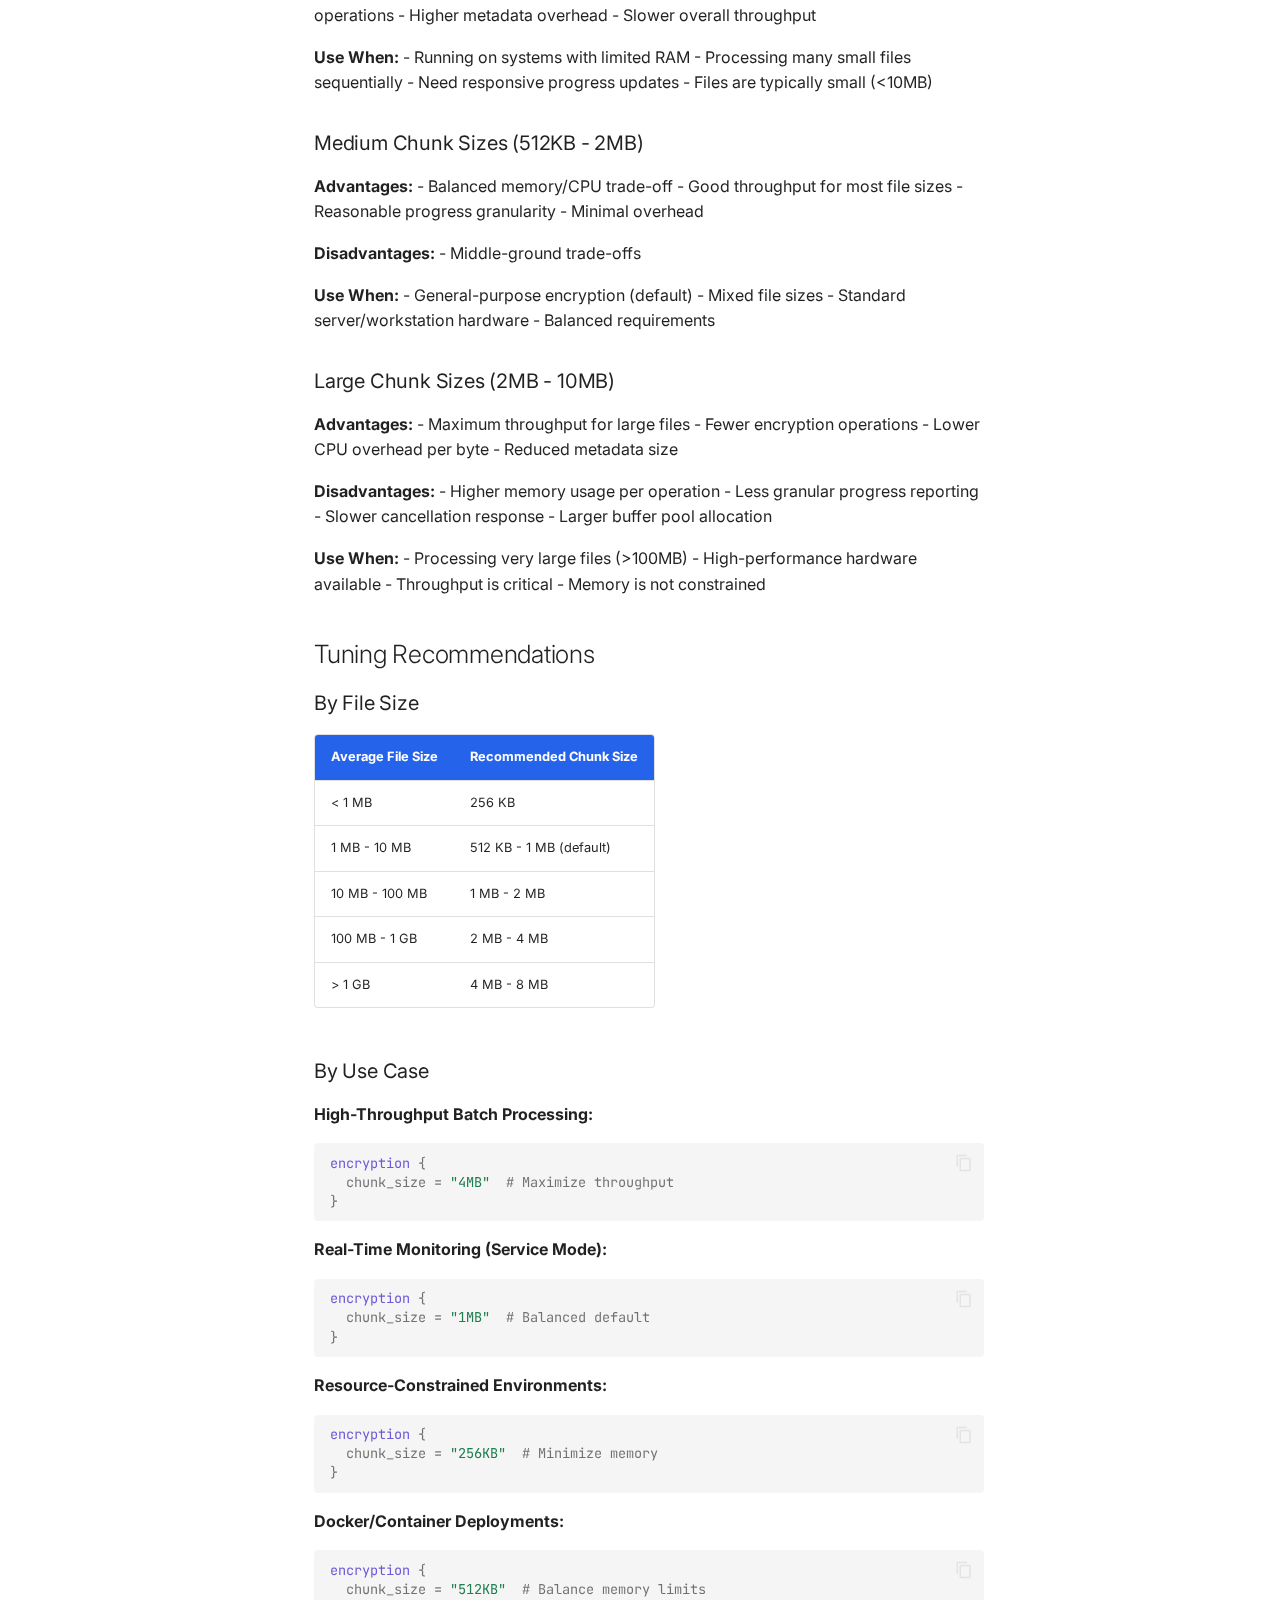
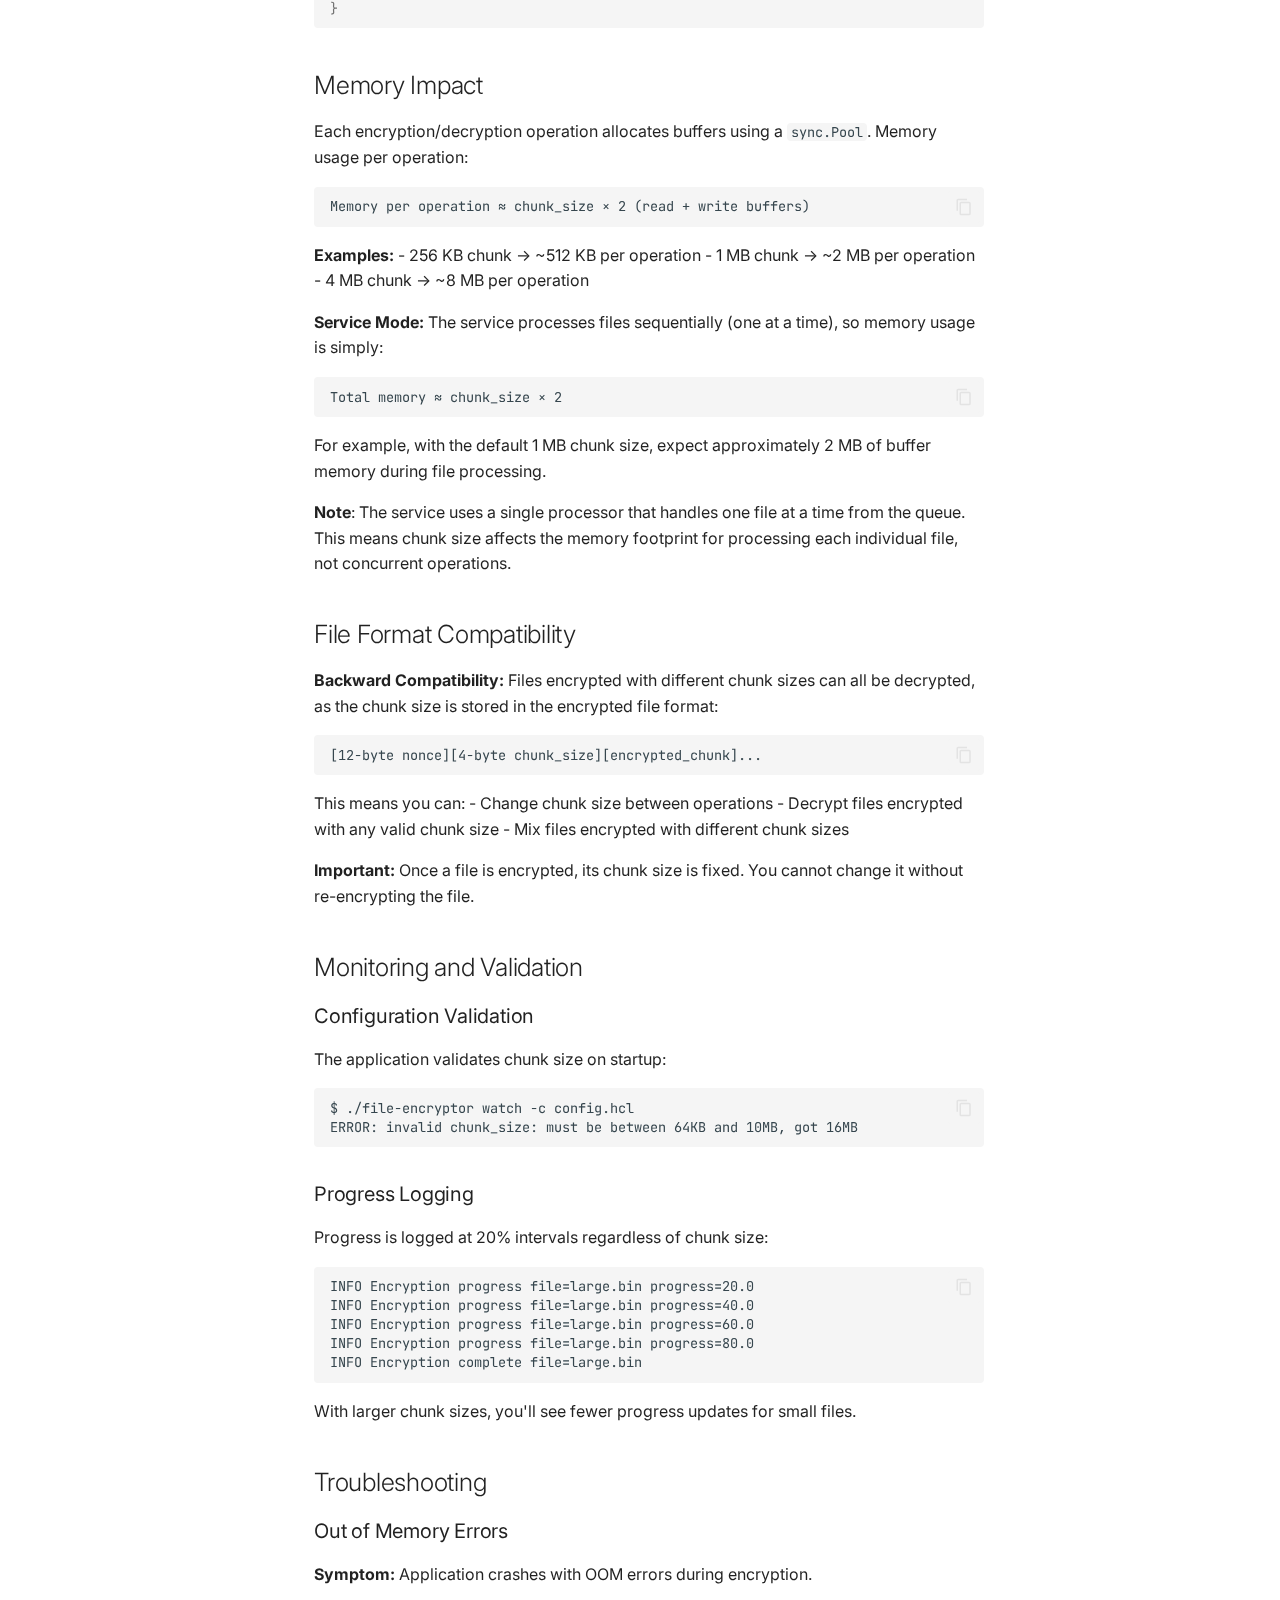
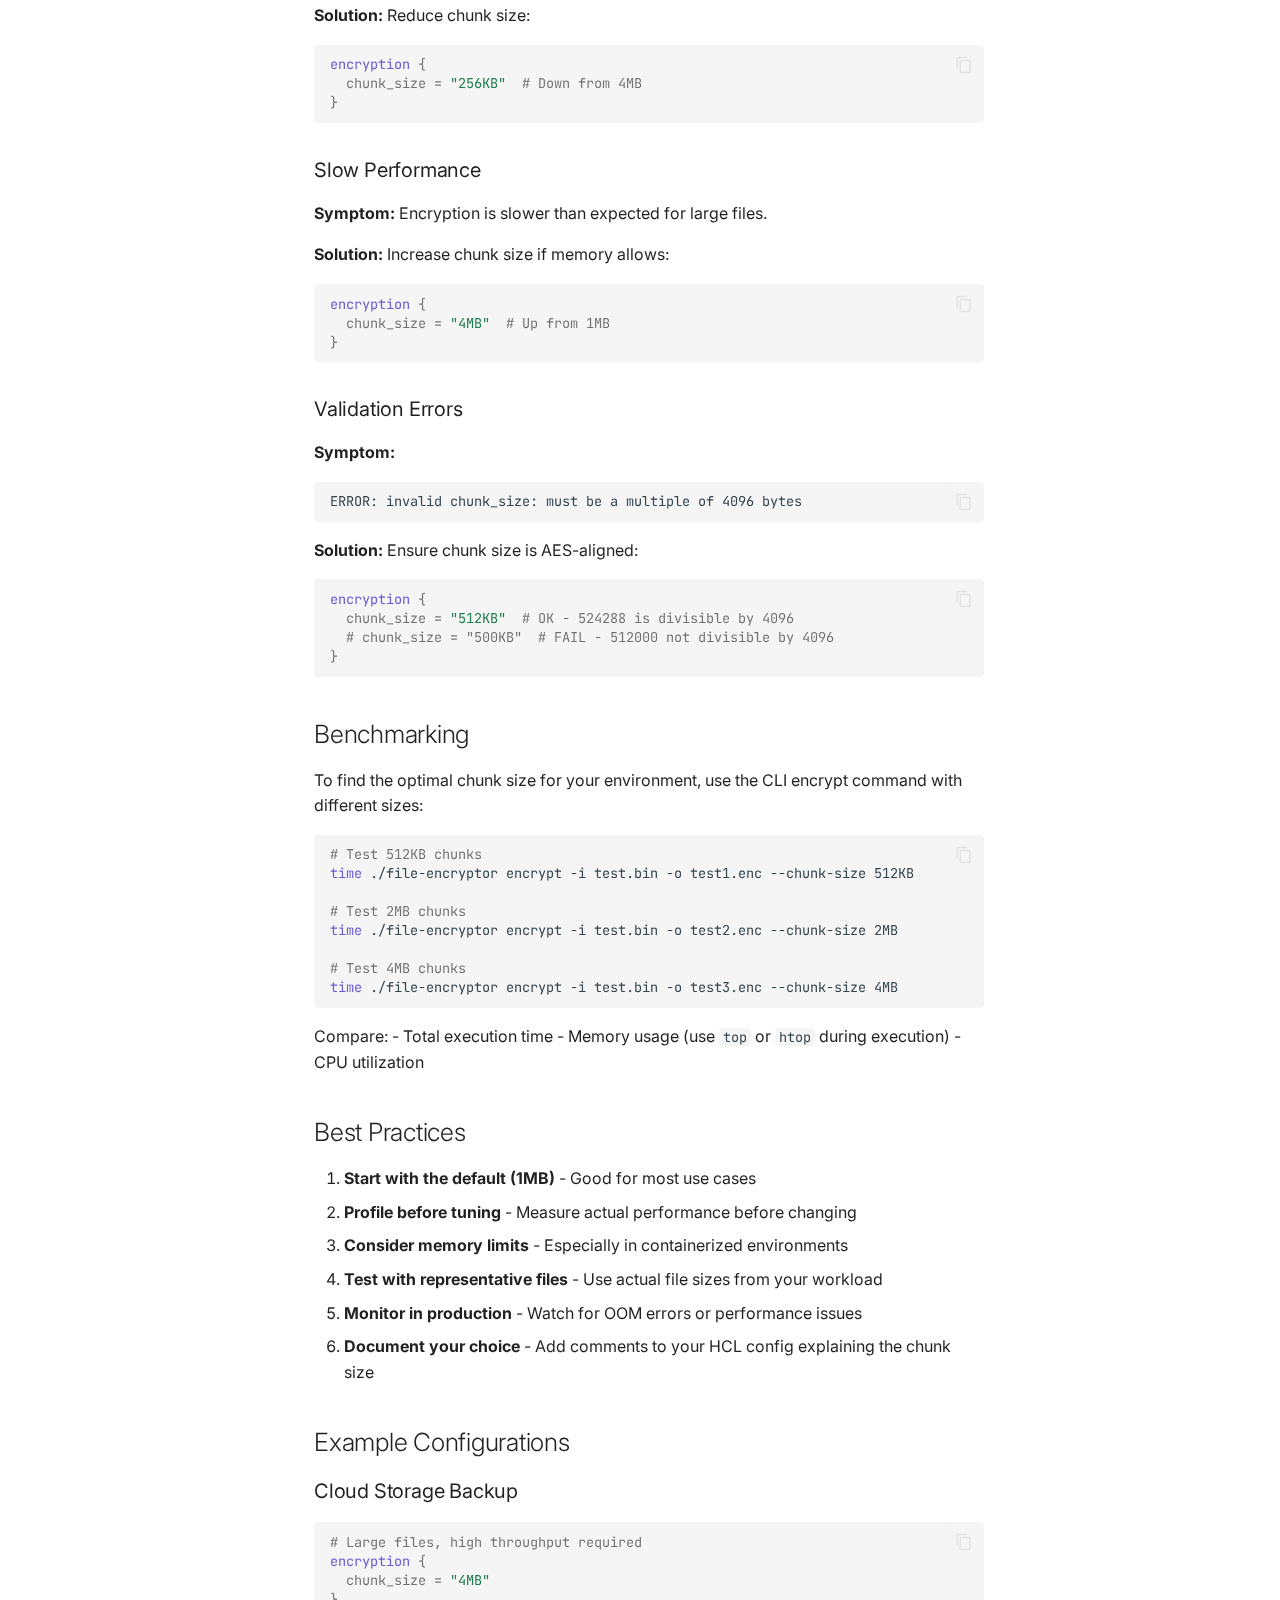
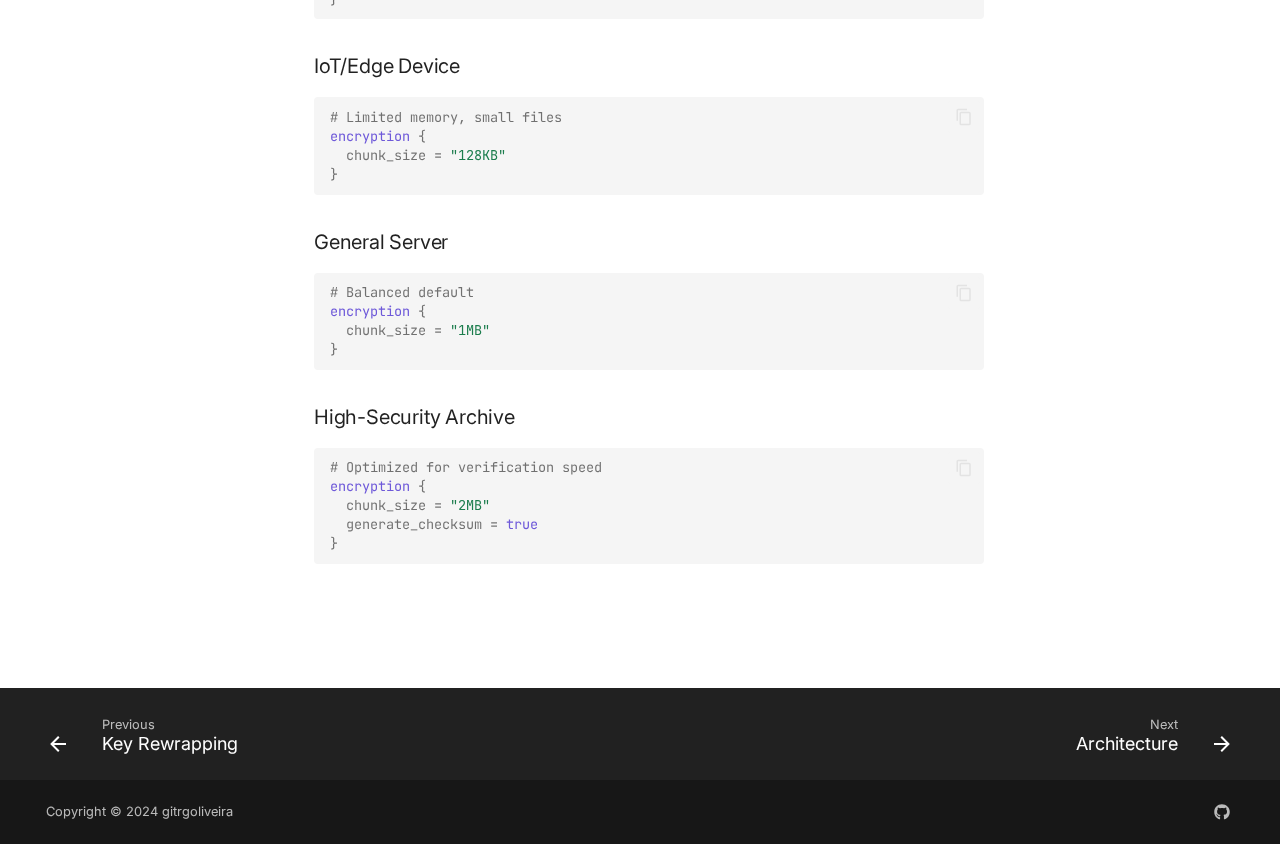
<file: guides/CHUNK_SIZE_TUNING/index.html>
<!doctype html>
<html lang="en" class="no-js">
  <head>
    
      <meta charset="utf-8">
      <meta name="viewport" content="width=device-width,initial-scale=1">
      
        <meta name="description" content="Securely encrypt and decrypt files using HashiCorp Vault Transit secrets engine. A modern CLI tool for file-based encryption with key rotation support.">
      
      
        <meta name="author" content="gitrgoliveira">
      
      
        <link rel="canonical" href="https://gitrgoliveira.github.io/vault-file-encryption/guides/CHUNK_SIZE_TUNING/">
      
      
        <link rel="prev" href="../REWRAP_GUIDE/">
      
      
        <link rel="next" href="../../ARCHITECTURE/">
      
      
        
      
      
      <link rel="icon" href="../../assets/logo.svg">
      <meta name="generator" content="mkdocs-1.6.1, mkdocs-material-9.7.0">
    
    
      
        <title>Performance Tuning - Vault File Encryption</title>
      
    
    
      <link rel="stylesheet" href="../../assets/stylesheets/main.618322db.min.css">
      
        
        <link rel="stylesheet" href="../../assets/stylesheets/palette.ab4e12ef.min.css">
      
      


    
    
      
    
    
      
        
        
        <link rel="preconnect" href="https://fonts.gstatic.com" crossorigin>
        <link rel="stylesheet" href="https://fonts.googleapis.com/css?family=Inter:300,300i,400,400i,700,700i%7CJetBrains+Mono:400,400i,700,700i&display=fallback">
        <style>:root{--md-text-font:"Inter";--md-code-font:"JetBrains Mono"}</style>
      
    
    
      <link rel="stylesheet" href="../../stylesheets/extra.css">
    
    <script>__md_scope=new URL("../..",location),__md_hash=e=>[...e].reduce(((e,_)=>(e<<5)-e+_.charCodeAt(0)),0),__md_get=(e,_=localStorage,t=__md_scope)=>JSON.parse(_.getItem(t.pathname+"."+e)),__md_set=(e,_,t=localStorage,a=__md_scope)=>{try{t.setItem(a.pathname+"."+e,JSON.stringify(_))}catch(e){}}</script>
    
      

    
    
  </head>
  
  
    
    
      
    
    
    
    
    <body dir="ltr" data-md-color-scheme="default" data-md-color-primary="custom" data-md-color-accent="custom">
  
    
    <input class="md-toggle" data-md-toggle="drawer" type="checkbox" id="__drawer" autocomplete="off">
    <input class="md-toggle" data-md-toggle="search" type="checkbox" id="__search" autocomplete="off">
    <label class="md-overlay" for="__drawer"></label>
    <div data-md-component="skip">
      
        
        <a href="#chunk-size-tuning-guide" class="md-skip">
          Skip to content
        </a>
      
    </div>
    <div data-md-component="announce">
      
    </div>
    
    
      

  

<header class="md-header md-header--shadow md-header--lifted" data-md-component="header">
  <nav class="md-header__inner md-grid" aria-label="Header">
    <a href="../.." title="Vault File Encryption" class="md-header__button md-logo" aria-label="Vault File Encryption" data-md-component="logo">
      
  <img src="../../assets/logo.svg" alt="logo">

    </a>
    <label class="md-header__button md-icon" for="__drawer">
      
      <svg xmlns="http://www.w3.org/2000/svg" viewBox="0 0 24 24"><path d="M3 6h18v2H3zm0 5h18v2H3zm0 5h18v2H3z"/></svg>
    </label>
    <div class="md-header__title" data-md-component="header-title">
      <div class="md-header__ellipsis">
        <div class="md-header__topic">
          <span class="md-ellipsis">
            Vault File Encryption
          </span>
        </div>
        <div class="md-header__topic" data-md-component="header-topic">
          <span class="md-ellipsis">
            
              Performance Tuning
            
          </span>
        </div>
      </div>
    </div>
    
      
        <form class="md-header__option" data-md-component="palette">
  
    
    
    
    <input class="md-option" data-md-color-media="(prefers-color-scheme: light)" data-md-color-scheme="default" data-md-color-primary="custom" data-md-color-accent="custom"  aria-label="Switch to dark mode"  type="radio" name="__palette" id="__palette_0">
    
      <label class="md-header__button md-icon" title="Switch to dark mode" for="__palette_1" hidden>
        <svg xmlns="http://www.w3.org/2000/svg" viewBox="0 0 24 24"><path d="M12 8a4 4 0 0 0-4 4 4 4 0 0 0 4 4 4 4 0 0 0 4-4 4 4 0 0 0-4-4m0 10a6 6 0 0 1-6-6 6 6 0 0 1 6-6 6 6 0 0 1 6 6 6 6 0 0 1-6 6m8-9.31V4h-4.69L12 .69 8.69 4H4v4.69L.69 12 4 15.31V20h4.69L12 23.31 15.31 20H20v-4.69L23.31 12z"/></svg>
      </label>
    
  
    
    
    
    <input class="md-option" data-md-color-media="(prefers-color-scheme: dark)" data-md-color-scheme="slate" data-md-color-primary="custom" data-md-color-accent="custom"  aria-label="Switch to light mode"  type="radio" name="__palette" id="__palette_1">
    
      <label class="md-header__button md-icon" title="Switch to light mode" for="__palette_0" hidden>
        <svg xmlns="http://www.w3.org/2000/svg" viewBox="0 0 24 24"><path d="M12 18c-.89 0-1.74-.2-2.5-.55C11.56 16.5 13 14.42 13 12s-1.44-4.5-3.5-5.45C10.26 6.2 11.11 6 12 6a6 6 0 0 1 6 6 6 6 0 0 1-6 6m8-9.31V4h-4.69L12 .69 8.69 4H4v4.69L.69 12 4 15.31V20h4.69L12 23.31 15.31 20H20v-4.69L23.31 12z"/></svg>
      </label>
    
  
</form>
      
    
    
      <script>var palette=__md_get("__palette");if(palette&&palette.color){if("(prefers-color-scheme)"===palette.color.media){var media=matchMedia("(prefers-color-scheme: light)"),input=document.querySelector(media.matches?"[data-md-color-media='(prefers-color-scheme: light)']":"[data-md-color-media='(prefers-color-scheme: dark)']");palette.color.media=input.getAttribute("data-md-color-media"),palette.color.scheme=input.getAttribute("data-md-color-scheme"),palette.color.primary=input.getAttribute("data-md-color-primary"),palette.color.accent=input.getAttribute("data-md-color-accent")}for(var[key,value]of Object.entries(palette.color))document.body.setAttribute("data-md-color-"+key,value)}</script>
    
    
    
      
      
        <label class="md-header__button md-icon" for="__search">
          
          <svg xmlns="http://www.w3.org/2000/svg" viewBox="0 0 24 24"><path d="M9.5 3A6.5 6.5 0 0 1 16 9.5c0 1.61-.59 3.09-1.56 4.23l.27.27h.79l5 5-1.5 1.5-5-5v-.79l-.27-.27A6.52 6.52 0 0 1 9.5 16 6.5 6.5 0 0 1 3 9.5 6.5 6.5 0 0 1 9.5 3m0 2C7 5 5 7 5 9.5S7 14 9.5 14 14 12 14 9.5 12 5 9.5 5"/></svg>
        </label>
        <div class="md-search" data-md-component="search" role="dialog">
  <label class="md-search__overlay" for="__search"></label>
  <div class="md-search__inner" role="search">
    <form class="md-search__form" name="search">
      <input type="text" class="md-search__input" name="query" aria-label="Search" placeholder="Search" autocapitalize="off" autocorrect="off" autocomplete="off" spellcheck="false" data-md-component="search-query" required>
      <label class="md-search__icon md-icon" for="__search">
        
        <svg xmlns="http://www.w3.org/2000/svg" viewBox="0 0 24 24"><path d="M9.5 3A6.5 6.5 0 0 1 16 9.5c0 1.61-.59 3.09-1.56 4.23l.27.27h.79l5 5-1.5 1.5-5-5v-.79l-.27-.27A6.52 6.52 0 0 1 9.5 16 6.5 6.5 0 0 1 3 9.5 6.5 6.5 0 0 1 9.5 3m0 2C7 5 5 7 5 9.5S7 14 9.5 14 14 12 14 9.5 12 5 9.5 5"/></svg>
        
        <svg xmlns="http://www.w3.org/2000/svg" viewBox="0 0 24 24"><path d="M20 11v2H8l5.5 5.5-1.42 1.42L4.16 12l7.92-7.92L13.5 5.5 8 11z"/></svg>
      </label>
      <nav class="md-search__options" aria-label="Search">
        
          <a href="javascript:void(0)" class="md-search__icon md-icon" title="Share" aria-label="Share" data-clipboard data-clipboard-text="" data-md-component="search-share" tabindex="-1">
            
            <svg xmlns="http://www.w3.org/2000/svg" viewBox="0 0 24 24"><path d="M18 16.08c-.76 0-1.44.3-1.96.77L8.91 12.7c.05-.23.09-.46.09-.7s-.04-.47-.09-.7l7.05-4.11c.54.5 1.25.81 2.04.81a3 3 0 0 0 3-3 3 3 0 0 0-3-3 3 3 0 0 0-3 3c0 .24.04.47.09.7L8.04 9.81C7.5 9.31 6.79 9 6 9a3 3 0 0 0-3 3 3 3 0 0 0 3 3c.79 0 1.5-.31 2.04-.81l7.12 4.15c-.05.21-.08.43-.08.66 0 1.61 1.31 2.91 2.92 2.91s2.92-1.3 2.92-2.91A2.92 2.92 0 0 0 18 16.08"/></svg>
          </a>
        
        <button type="reset" class="md-search__icon md-icon" title="Clear" aria-label="Clear" tabindex="-1">
          
          <svg xmlns="http://www.w3.org/2000/svg" viewBox="0 0 24 24"><path d="M19 6.41 17.59 5 12 10.59 6.41 5 5 6.41 10.59 12 5 17.59 6.41 19 12 13.41 17.59 19 19 17.59 13.41 12z"/></svg>
        </button>
      </nav>
      
        <div class="md-search__suggest" data-md-component="search-suggest"></div>
      
    </form>
    <div class="md-search__output">
      <div class="md-search__scrollwrap" tabindex="0" data-md-scrollfix>
        <div class="md-search-result" data-md-component="search-result">
          <div class="md-search-result__meta">
            Initializing search
          </div>
          <ol class="md-search-result__list" role="presentation"></ol>
        </div>
      </div>
    </div>
  </div>
</div>
      
    
    
      <div class="md-header__source">
        <a href="https://github.com/gitrgoliveira/vault-file-encryption" title="Go to repository" class="md-source" data-md-component="source">
  <div class="md-source__icon md-icon">
    
    <svg xmlns="http://www.w3.org/2000/svg" viewBox="0 0 512 512"><!--! Font Awesome Free 7.1.0 by @fontawesome - https://fontawesome.com License - https://fontawesome.com/license/free (Icons: CC BY 4.0, Fonts: SIL OFL 1.1, Code: MIT License) Copyright 2025 Fonticons, Inc.--><path d="M173.9 397.4c0 2-2.3 3.6-5.2 3.6-3.3.3-5.6-1.3-5.6-3.6 0-2 2.3-3.6 5.2-3.6 3-.3 5.6 1.3 5.6 3.6m-31.1-4.5c-.7 2 1.3 4.3 4.3 4.9 2.6 1 5.6 0 6.2-2s-1.3-4.3-4.3-5.2c-2.6-.7-5.5.3-6.2 2.3m44.2-1.7c-2.9.7-4.9 2.6-4.6 4.9.3 2 2.9 3.3 5.9 2.6 2.9-.7 4.9-2.6 4.6-4.6-.3-1.9-3-3.2-5.9-2.9M252.8 8C114.1 8 8 113.3 8 252c0 110.9 69.8 205.8 169.5 239.2 12.8 2.3 17.3-5.6 17.3-12.1 0-6.2-.3-40.4-.3-61.4 0 0-70 15-84.7-29.8 0 0-11.4-29.1-27.8-36.6 0 0-22.9-15.7 1.6-15.4 0 0 24.9 2 38.6 25.8 21.9 38.6 58.6 27.5 72.9 20.9 2.3-16 8.8-27.1 16-33.7-55.9-6.2-112.3-14.3-112.3-110.5 0-27.5 7.6-41.3 23.6-58.9-2.6-6.5-11.1-33.3 2.6-67.9 20.9-6.5 69 27 69 27 20-5.6 41.5-8.5 62.8-8.5s42.8 2.9 62.8 8.5c0 0 48.1-33.6 69-27 13.7 34.7 5.2 61.4 2.6 67.9 16 17.7 25.8 31.5 25.8 58.9 0 96.5-58.9 104.2-114.8 110.5 9.2 7.9 17 22.9 17 46.4 0 33.7-.3 75.4-.3 83.6 0 6.5 4.6 14.4 17.3 12.1C436.2 457.8 504 362.9 504 252 504 113.3 391.5 8 252.8 8M105.2 352.9c-1.3 1-1 3.3.7 5.2 1.6 1.6 3.9 2.3 5.2 1 1.3-1 1-3.3-.7-5.2-1.6-1.6-3.9-2.3-5.2-1m-10.8-8.1c-.7 1.3.3 2.9 2.3 3.9 1.6 1 3.6.7 4.3-.7.7-1.3-.3-2.9-2.3-3.9-2-.6-3.6-.3-4.3.7m32.4 35.6c-1.6 1.3-1 4.3 1.3 6.2 2.3 2.3 5.2 2.6 6.5 1 1.3-1.3.7-4.3-1.3-6.2-2.2-2.3-5.2-2.6-6.5-1m-11.4-14.7c-1.6 1-1.6 3.6 0 5.9s4.3 3.3 5.6 2.3c1.6-1.3 1.6-3.9 0-6.2-1.4-2.3-4-3.3-5.6-2"/></svg>
  </div>
  <div class="md-source__repository">
    gitrgoliveira/vault-file-encryption
  </div>
</a>
      </div>
    
  </nav>
  
    
      
<nav class="md-tabs" aria-label="Tabs" data-md-component="tabs">
  <div class="md-grid">
    <ul class="md-tabs__list">
      
        
  
  
  
  
    <li class="md-tabs__item">
      <a href="../.." class="md-tabs__link">
        
  
  
    
  
  Home

      </a>
    </li>
  

      
        
  
  
  
  
    
    
      <li class="md-tabs__item">
        <a href="../VAULT_SETUP_GUIDE/" class="md-tabs__link">
          
  
  
  Getting Started

        </a>
      </li>
    
  

      
        
  
  
  
    
  
  
    
    
      <li class="md-tabs__item md-tabs__item--active">
        <a href="../CLI_MODE/" class="md-tabs__link">
          
  
  
  User Guide

        </a>
      </li>
    
  

      
        
  
  
  
  
    
    
      <li class="md-tabs__item">
        <a href="../../ARCHITECTURE/" class="md-tabs__link">
          
  
  
  Reference

        </a>
      </li>
    
  

      
        
  
  
  
  
    <li class="md-tabs__item">
      <a href="../../CONTRIBUTING/" class="md-tabs__link">
        
  
  
    
  
  Contributing

      </a>
    </li>
  

      
    </ul>
  </div>
</nav>
    
  
</header>
    
    <div class="md-container" data-md-component="container">
      
      
        
      
      <main class="md-main" data-md-component="main">
        <div class="md-main__inner md-grid">
          
            
              
              <div class="md-sidebar md-sidebar--primary" data-md-component="sidebar" data-md-type="navigation" >
                <div class="md-sidebar__scrollwrap">
                  <div class="md-sidebar__inner">
                    


  


<nav class="md-nav md-nav--primary md-nav--lifted" aria-label="Navigation" data-md-level="0">
  <label class="md-nav__title" for="__drawer">
    <a href="../.." title="Vault File Encryption" class="md-nav__button md-logo" aria-label="Vault File Encryption" data-md-component="logo">
      
  <img src="../../assets/logo.svg" alt="logo">

    </a>
    Vault File Encryption
  </label>
  
    <div class="md-nav__source">
      <a href="https://github.com/gitrgoliveira/vault-file-encryption" title="Go to repository" class="md-source" data-md-component="source">
  <div class="md-source__icon md-icon">
    
    <svg xmlns="http://www.w3.org/2000/svg" viewBox="0 0 512 512"><!--! Font Awesome Free 7.1.0 by @fontawesome - https://fontawesome.com License - https://fontawesome.com/license/free (Icons: CC BY 4.0, Fonts: SIL OFL 1.1, Code: MIT License) Copyright 2025 Fonticons, Inc.--><path d="M173.9 397.4c0 2-2.3 3.6-5.2 3.6-3.3.3-5.6-1.3-5.6-3.6 0-2 2.3-3.6 5.2-3.6 3-.3 5.6 1.3 5.6 3.6m-31.1-4.5c-.7 2 1.3 4.3 4.3 4.9 2.6 1 5.6 0 6.2-2s-1.3-4.3-4.3-5.2c-2.6-.7-5.5.3-6.2 2.3m44.2-1.7c-2.9.7-4.9 2.6-4.6 4.9.3 2 2.9 3.3 5.9 2.6 2.9-.7 4.9-2.6 4.6-4.6-.3-1.9-3-3.2-5.9-2.9M252.8 8C114.1 8 8 113.3 8 252c0 110.9 69.8 205.8 169.5 239.2 12.8 2.3 17.3-5.6 17.3-12.1 0-6.2-.3-40.4-.3-61.4 0 0-70 15-84.7-29.8 0 0-11.4-29.1-27.8-36.6 0 0-22.9-15.7 1.6-15.4 0 0 24.9 2 38.6 25.8 21.9 38.6 58.6 27.5 72.9 20.9 2.3-16 8.8-27.1 16-33.7-55.9-6.2-112.3-14.3-112.3-110.5 0-27.5 7.6-41.3 23.6-58.9-2.6-6.5-11.1-33.3 2.6-67.9 20.9-6.5 69 27 69 27 20-5.6 41.5-8.5 62.8-8.5s42.8 2.9 62.8 8.5c0 0 48.1-33.6 69-27 13.7 34.7 5.2 61.4 2.6 67.9 16 17.7 25.8 31.5 25.8 58.9 0 96.5-58.9 104.2-114.8 110.5 9.2 7.9 17 22.9 17 46.4 0 33.7-.3 75.4-.3 83.6 0 6.5 4.6 14.4 17.3 12.1C436.2 457.8 504 362.9 504 252 504 113.3 391.5 8 252.8 8M105.2 352.9c-1.3 1-1 3.3.7 5.2 1.6 1.6 3.9 2.3 5.2 1 1.3-1 1-3.3-.7-5.2-1.6-1.6-3.9-2.3-5.2-1m-10.8-8.1c-.7 1.3.3 2.9 2.3 3.9 1.6 1 3.6.7 4.3-.7.7-1.3-.3-2.9-2.3-3.9-2-.6-3.6-.3-4.3.7m32.4 35.6c-1.6 1.3-1 4.3 1.3 6.2 2.3 2.3 5.2 2.6 6.5 1 1.3-1.3.7-4.3-1.3-6.2-2.2-2.3-5.2-2.6-6.5-1m-11.4-14.7c-1.6 1-1.6 3.6 0 5.9s4.3 3.3 5.6 2.3c1.6-1.3 1.6-3.9 0-6.2-1.4-2.3-4-3.3-5.6-2"/></svg>
  </div>
  <div class="md-source__repository">
    gitrgoliveira/vault-file-encryption
  </div>
</a>
    </div>
  
  <ul class="md-nav__list" data-md-scrollfix>
    
      
      
  
  
  
  
    <li class="md-nav__item">
      <a href="../.." class="md-nav__link">
        
  
  
  <span class="md-ellipsis">
    
  
    Home
  

    
  </span>
  
  

      </a>
    </li>
  

    
      
      
  
  
  
  
    
    
    
    
      
      
        
      
    
    
    <li class="md-nav__item md-nav__item--nested">
      
        
        
          
        
        <input class="md-nav__toggle md-toggle md-toggle--indeterminate" type="checkbox" id="__nav_2" >
        
          
          <label class="md-nav__link" for="__nav_2" id="__nav_2_label" tabindex="0">
            
  
  
  <span class="md-ellipsis">
    
  
    Getting Started
  

    
  </span>
  
  

            <span class="md-nav__icon md-icon"></span>
          </label>
        
        <nav class="md-nav" data-md-level="1" aria-labelledby="__nav_2_label" aria-expanded="false">
          <label class="md-nav__title" for="__nav_2">
            <span class="md-nav__icon md-icon"></span>
            
  
    Getting Started
  

          </label>
          <ul class="md-nav__list" data-md-scrollfix>
            
              
                
  
  
  
  
    <li class="md-nav__item">
      <a href="../VAULT_SETUP_GUIDE/" class="md-nav__link">
        
  
  
  <span class="md-ellipsis">
    
  
    Vault Setup
  

    
  </span>
  
  

      </a>
    </li>
  

              
            
              
                
  
  
  
  
    <li class="md-nav__item">
      <a href="../VAULT_SETUP_GUIDE_WINDOWS/" class="md-nav__link">
        
  
  
  <span class="md-ellipsis">
    
  
    Vault Setup (Windows)
  

    
  </span>
  
  

      </a>
    </li>
  

              
            
              
                
  
  
  
  
    <li class="md-nav__item">
      <a href="../VAULT_ENTERPRISE_SETUP_GUIDE/" class="md-nav__link">
        
  
  
  <span class="md-ellipsis">
    
  
    Vault Enterprise
  

    
  </span>
  
  

      </a>
    </li>
  

              
            
          </ul>
        </nav>
      
    </li>
  

    
      
      
  
  
    
  
  
  
    
    
    
    
      
        
        
      
      
        
      
    
    
    <li class="md-nav__item md-nav__item--active md-nav__item--section md-nav__item--nested">
      
        
        
        <input class="md-nav__toggle md-toggle " type="checkbox" id="__nav_3" checked>
        
          
          <label class="md-nav__link" for="__nav_3" id="__nav_3_label" tabindex="">
            
  
  
  <span class="md-ellipsis">
    
  
    User Guide
  

    
  </span>
  
  

            <span class="md-nav__icon md-icon"></span>
          </label>
        
        <nav class="md-nav" data-md-level="1" aria-labelledby="__nav_3_label" aria-expanded="true">
          <label class="md-nav__title" for="__nav_3">
            <span class="md-nav__icon md-icon"></span>
            
  
    User Guide
  

          </label>
          <ul class="md-nav__list" data-md-scrollfix>
            
              
                
  
  
  
  
    <li class="md-nav__item">
      <a href="../CLI_MODE/" class="md-nav__link">
        
  
  
  <span class="md-ellipsis">
    
  
    CLI Usage
  

    
  </span>
  
  

      </a>
    </li>
  

              
            
              
                
  
  
  
  
    <li class="md-nav__item">
      <a href="../CLI_MODE_WINDOWS/" class="md-nav__link">
        
  
  
  <span class="md-ellipsis">
    
  
    CLI Usage (Windows)
  

    
  </span>
  
  

      </a>
    </li>
  

              
            
              
                
  
  
  
  
    <li class="md-nav__item">
      <a href="../REWRAP_GUIDE/" class="md-nav__link">
        
  
  
  <span class="md-ellipsis">
    
  
    Key Rewrapping
  

    
  </span>
  
  

      </a>
    </li>
  

              
            
              
                
  
  
    
  
  
  
    <li class="md-nav__item md-nav__item--active">
      
      <input class="md-nav__toggle md-toggle" type="checkbox" id="__toc">
      
      
        
      
      
        <label class="md-nav__link md-nav__link--active" for="__toc">
          
  
  
  <span class="md-ellipsis">
    
  
    Performance Tuning
  

    
  </span>
  
  

          <span class="md-nav__icon md-icon"></span>
        </label>
      
      <a href="./" class="md-nav__link md-nav__link--active">
        
  
  
  <span class="md-ellipsis">
    
  
    Performance Tuning
  

    
  </span>
  
  

      </a>
      
        

<nav class="md-nav md-nav--secondary" aria-label="Table of contents">
  
  
  
    
  
  
    <label class="md-nav__title" for="__toc">
      <span class="md-nav__icon md-icon"></span>
      Table of contents
    </label>
    <ul class="md-nav__list" data-md-component="toc" data-md-scrollfix>
      
        <li class="md-nav__item">
  <a href="#overview" class="md-nav__link">
    <span class="md-ellipsis">
      
        Overview
      
    </span>
  </a>
  
</li>
      
        <li class="md-nav__item">
  <a href="#default-configuration" class="md-nav__link">
    <span class="md-ellipsis">
      
        Default Configuration
      
    </span>
  </a>
  
</li>
      
        <li class="md-nav__item">
  <a href="#valid-range" class="md-nav__link">
    <span class="md-ellipsis">
      
        Valid Range
      
    </span>
  </a>
  
</li>
      
        <li class="md-nav__item">
  <a href="#configuration-methods" class="md-nav__link">
    <span class="md-ellipsis">
      
        Configuration Methods
      
    </span>
  </a>
  
    <nav class="md-nav" aria-label="Configuration Methods">
      <ul class="md-nav__list">
        
          <li class="md-nav__item">
  <a href="#1-global-configuration-hcl" class="md-nav__link">
    <span class="md-ellipsis">
      
        1. Global Configuration (HCL)
      
    </span>
  </a>
  
</li>
        
          <li class="md-nav__item">
  <a href="#2-cli-override" class="md-nav__link">
    <span class="md-ellipsis">
      
        2. CLI Override
      
    </span>
  </a>
  
</li>
        
      </ul>
    </nav>
  
</li>
      
        <li class="md-nav__item">
  <a href="#performance-characteristics" class="md-nav__link">
    <span class="md-ellipsis">
      
        Performance Characteristics
      
    </span>
  </a>
  
    <nav class="md-nav" aria-label="Performance Characteristics">
      <ul class="md-nav__list">
        
          <li class="md-nav__item">
  <a href="#small-chunk-sizes-64kb-512kb" class="md-nav__link">
    <span class="md-ellipsis">
      
        Small Chunk Sizes (64KB - 512KB)
      
    </span>
  </a>
  
</li>
        
          <li class="md-nav__item">
  <a href="#medium-chunk-sizes-512kb-2mb" class="md-nav__link">
    <span class="md-ellipsis">
      
        Medium Chunk Sizes (512KB - 2MB)
      
    </span>
  </a>
  
</li>
        
          <li class="md-nav__item">
  <a href="#large-chunk-sizes-2mb-10mb" class="md-nav__link">
    <span class="md-ellipsis">
      
        Large Chunk Sizes (2MB - 10MB)
      
    </span>
  </a>
  
</li>
        
      </ul>
    </nav>
  
</li>
      
        <li class="md-nav__item">
  <a href="#tuning-recommendations" class="md-nav__link">
    <span class="md-ellipsis">
      
        Tuning Recommendations
      
    </span>
  </a>
  
    <nav class="md-nav" aria-label="Tuning Recommendations">
      <ul class="md-nav__list">
        
          <li class="md-nav__item">
  <a href="#by-file-size" class="md-nav__link">
    <span class="md-ellipsis">
      
        By File Size
      
    </span>
  </a>
  
</li>
        
          <li class="md-nav__item">
  <a href="#by-use-case" class="md-nav__link">
    <span class="md-ellipsis">
      
        By Use Case
      
    </span>
  </a>
  
</li>
        
      </ul>
    </nav>
  
</li>
      
        <li class="md-nav__item">
  <a href="#memory-impact" class="md-nav__link">
    <span class="md-ellipsis">
      
        Memory Impact
      
    </span>
  </a>
  
</li>
      
        <li class="md-nav__item">
  <a href="#file-format-compatibility" class="md-nav__link">
    <span class="md-ellipsis">
      
        File Format Compatibility
      
    </span>
  </a>
  
</li>
      
        <li class="md-nav__item">
  <a href="#monitoring-and-validation" class="md-nav__link">
    <span class="md-ellipsis">
      
        Monitoring and Validation
      
    </span>
  </a>
  
    <nav class="md-nav" aria-label="Monitoring and Validation">
      <ul class="md-nav__list">
        
          <li class="md-nav__item">
  <a href="#configuration-validation" class="md-nav__link">
    <span class="md-ellipsis">
      
        Configuration Validation
      
    </span>
  </a>
  
</li>
        
          <li class="md-nav__item">
  <a href="#progress-logging" class="md-nav__link">
    <span class="md-ellipsis">
      
        Progress Logging
      
    </span>
  </a>
  
</li>
        
      </ul>
    </nav>
  
</li>
      
        <li class="md-nav__item">
  <a href="#troubleshooting" class="md-nav__link">
    <span class="md-ellipsis">
      
        Troubleshooting
      
    </span>
  </a>
  
    <nav class="md-nav" aria-label="Troubleshooting">
      <ul class="md-nav__list">
        
          <li class="md-nav__item">
  <a href="#out-of-memory-errors" class="md-nav__link">
    <span class="md-ellipsis">
      
        Out of Memory Errors
      
    </span>
  </a>
  
</li>
        
          <li class="md-nav__item">
  <a href="#slow-performance" class="md-nav__link">
    <span class="md-ellipsis">
      
        Slow Performance
      
    </span>
  </a>
  
</li>
        
          <li class="md-nav__item">
  <a href="#validation-errors" class="md-nav__link">
    <span class="md-ellipsis">
      
        Validation Errors
      
    </span>
  </a>
  
</li>
        
      </ul>
    </nav>
  
</li>
      
        <li class="md-nav__item">
  <a href="#benchmarking" class="md-nav__link">
    <span class="md-ellipsis">
      
        Benchmarking
      
    </span>
  </a>
  
</li>
      
        <li class="md-nav__item">
  <a href="#best-practices" class="md-nav__link">
    <span class="md-ellipsis">
      
        Best Practices
      
    </span>
  </a>
  
</li>
      
        <li class="md-nav__item">
  <a href="#example-configurations" class="md-nav__link">
    <span class="md-ellipsis">
      
        Example Configurations
      
    </span>
  </a>
  
    <nav class="md-nav" aria-label="Example Configurations">
      <ul class="md-nav__list">
        
          <li class="md-nav__item">
  <a href="#cloud-storage-backup" class="md-nav__link">
    <span class="md-ellipsis">
      
        Cloud Storage Backup
      
    </span>
  </a>
  
</li>
        
          <li class="md-nav__item">
  <a href="#iotedge-device" class="md-nav__link">
    <span class="md-ellipsis">
      
        IoT/Edge Device
      
    </span>
  </a>
  
</li>
        
          <li class="md-nav__item">
  <a href="#general-server" class="md-nav__link">
    <span class="md-ellipsis">
      
        General Server
      
    </span>
  </a>
  
</li>
        
          <li class="md-nav__item">
  <a href="#high-security-archive" class="md-nav__link">
    <span class="md-ellipsis">
      
        High-Security Archive
      
    </span>
  </a>
  
</li>
        
      </ul>
    </nav>
  
</li>
      
    </ul>
  
</nav>
      
    </li>
  

              
            
          </ul>
        </nav>
      
    </li>
  

    
      
      
  
  
  
  
    
    
    
    
      
      
        
      
    
    
    <li class="md-nav__item md-nav__item--nested">
      
        
        
          
        
        <input class="md-nav__toggle md-toggle md-toggle--indeterminate" type="checkbox" id="__nav_4" >
        
          
          <label class="md-nav__link" for="__nav_4" id="__nav_4_label" tabindex="0">
            
  
  
  <span class="md-ellipsis">
    
  
    Reference
  

    
  </span>
  
  

            <span class="md-nav__icon md-icon"></span>
          </label>
        
        <nav class="md-nav" data-md-level="1" aria-labelledby="__nav_4_label" aria-expanded="false">
          <label class="md-nav__title" for="__nav_4">
            <span class="md-nav__icon md-icon"></span>
            
  
    Reference
  

          </label>
          <ul class="md-nav__list" data-md-scrollfix>
            
              
                
  
  
  
  
    <li class="md-nav__item">
      <a href="../../ARCHITECTURE/" class="md-nav__link">
        
  
  
  <span class="md-ellipsis">
    
  
    Architecture
  

    
  </span>
  
  

      </a>
    </li>
  

              
            
              
                
  
  
  
  
    <li class="md-nav__item">
      <a href="../../MIGRATION_GUIDE/" class="md-nav__link">
        
  
  
  <span class="md-ellipsis">
    
  
    Migration Guide
  

    
  </span>
  
  

      </a>
    </li>
  

              
            
          </ul>
        </nav>
      
    </li>
  

    
      
      
  
  
  
  
    <li class="md-nav__item">
      <a href="../../CONTRIBUTING/" class="md-nav__link">
        
  
  
  <span class="md-ellipsis">
    
  
    Contributing
  

    
  </span>
  
  

      </a>
    </li>
  

    
  </ul>
</nav>
                  </div>
                </div>
              </div>
            
            
              
              <div class="md-sidebar md-sidebar--secondary" data-md-component="sidebar" data-md-type="toc" >
                <div class="md-sidebar__scrollwrap">
                  <div class="md-sidebar__inner">
                    

<nav class="md-nav md-nav--secondary" aria-label="Table of contents">
  
  
  
    
  
  
    <label class="md-nav__title" for="__toc">
      <span class="md-nav__icon md-icon"></span>
      Table of contents
    </label>
    <ul class="md-nav__list" data-md-component="toc" data-md-scrollfix>
      
        <li class="md-nav__item">
  <a href="#overview" class="md-nav__link">
    <span class="md-ellipsis">
      
        Overview
      
    </span>
  </a>
  
</li>
      
        <li class="md-nav__item">
  <a href="#default-configuration" class="md-nav__link">
    <span class="md-ellipsis">
      
        Default Configuration
      
    </span>
  </a>
  
</li>
      
        <li class="md-nav__item">
  <a href="#valid-range" class="md-nav__link">
    <span class="md-ellipsis">
      
        Valid Range
      
    </span>
  </a>
  
</li>
      
        <li class="md-nav__item">
  <a href="#configuration-methods" class="md-nav__link">
    <span class="md-ellipsis">
      
        Configuration Methods
      
    </span>
  </a>
  
    <nav class="md-nav" aria-label="Configuration Methods">
      <ul class="md-nav__list">
        
          <li class="md-nav__item">
  <a href="#1-global-configuration-hcl" class="md-nav__link">
    <span class="md-ellipsis">
      
        1. Global Configuration (HCL)
      
    </span>
  </a>
  
</li>
        
          <li class="md-nav__item">
  <a href="#2-cli-override" class="md-nav__link">
    <span class="md-ellipsis">
      
        2. CLI Override
      
    </span>
  </a>
  
</li>
        
      </ul>
    </nav>
  
</li>
      
        <li class="md-nav__item">
  <a href="#performance-characteristics" class="md-nav__link">
    <span class="md-ellipsis">
      
        Performance Characteristics
      
    </span>
  </a>
  
    <nav class="md-nav" aria-label="Performance Characteristics">
      <ul class="md-nav__list">
        
          <li class="md-nav__item">
  <a href="#small-chunk-sizes-64kb-512kb" class="md-nav__link">
    <span class="md-ellipsis">
      
        Small Chunk Sizes (64KB - 512KB)
      
    </span>
  </a>
  
</li>
        
          <li class="md-nav__item">
  <a href="#medium-chunk-sizes-512kb-2mb" class="md-nav__link">
    <span class="md-ellipsis">
      
        Medium Chunk Sizes (512KB - 2MB)
      
    </span>
  </a>
  
</li>
        
          <li class="md-nav__item">
  <a href="#large-chunk-sizes-2mb-10mb" class="md-nav__link">
    <span class="md-ellipsis">
      
        Large Chunk Sizes (2MB - 10MB)
      
    </span>
  </a>
  
</li>
        
      </ul>
    </nav>
  
</li>
      
        <li class="md-nav__item">
  <a href="#tuning-recommendations" class="md-nav__link">
    <span class="md-ellipsis">
      
        Tuning Recommendations
      
    </span>
  </a>
  
    <nav class="md-nav" aria-label="Tuning Recommendations">
      <ul class="md-nav__list">
        
          <li class="md-nav__item">
  <a href="#by-file-size" class="md-nav__link">
    <span class="md-ellipsis">
      
        By File Size
      
    </span>
  </a>
  
</li>
        
          <li class="md-nav__item">
  <a href="#by-use-case" class="md-nav__link">
    <span class="md-ellipsis">
      
        By Use Case
      
    </span>
  </a>
  
</li>
        
      </ul>
    </nav>
  
</li>
      
        <li class="md-nav__item">
  <a href="#memory-impact" class="md-nav__link">
    <span class="md-ellipsis">
      
        Memory Impact
      
    </span>
  </a>
  
</li>
      
        <li class="md-nav__item">
  <a href="#file-format-compatibility" class="md-nav__link">
    <span class="md-ellipsis">
      
        File Format Compatibility
      
    </span>
  </a>
  
</li>
      
        <li class="md-nav__item">
  <a href="#monitoring-and-validation" class="md-nav__link">
    <span class="md-ellipsis">
      
        Monitoring and Validation
      
    </span>
  </a>
  
    <nav class="md-nav" aria-label="Monitoring and Validation">
      <ul class="md-nav__list">
        
          <li class="md-nav__item">
  <a href="#configuration-validation" class="md-nav__link">
    <span class="md-ellipsis">
      
        Configuration Validation
      
    </span>
  </a>
  
</li>
        
          <li class="md-nav__item">
  <a href="#progress-logging" class="md-nav__link">
    <span class="md-ellipsis">
      
        Progress Logging
      
    </span>
  </a>
  
</li>
        
      </ul>
    </nav>
  
</li>
      
        <li class="md-nav__item">
  <a href="#troubleshooting" class="md-nav__link">
    <span class="md-ellipsis">
      
        Troubleshooting
      
    </span>
  </a>
  
    <nav class="md-nav" aria-label="Troubleshooting">
      <ul class="md-nav__list">
        
          <li class="md-nav__item">
  <a href="#out-of-memory-errors" class="md-nav__link">
    <span class="md-ellipsis">
      
        Out of Memory Errors
      
    </span>
  </a>
  
</li>
        
          <li class="md-nav__item">
  <a href="#slow-performance" class="md-nav__link">
    <span class="md-ellipsis">
      
        Slow Performance
      
    </span>
  </a>
  
</li>
        
          <li class="md-nav__item">
  <a href="#validation-errors" class="md-nav__link">
    <span class="md-ellipsis">
      
        Validation Errors
      
    </span>
  </a>
  
</li>
        
      </ul>
    </nav>
  
</li>
      
        <li class="md-nav__item">
  <a href="#benchmarking" class="md-nav__link">
    <span class="md-ellipsis">
      
        Benchmarking
      
    </span>
  </a>
  
</li>
      
        <li class="md-nav__item">
  <a href="#best-practices" class="md-nav__link">
    <span class="md-ellipsis">
      
        Best Practices
      
    </span>
  </a>
  
</li>
      
        <li class="md-nav__item">
  <a href="#example-configurations" class="md-nav__link">
    <span class="md-ellipsis">
      
        Example Configurations
      
    </span>
  </a>
  
    <nav class="md-nav" aria-label="Example Configurations">
      <ul class="md-nav__list">
        
          <li class="md-nav__item">
  <a href="#cloud-storage-backup" class="md-nav__link">
    <span class="md-ellipsis">
      
        Cloud Storage Backup
      
    </span>
  </a>
  
</li>
        
          <li class="md-nav__item">
  <a href="#iotedge-device" class="md-nav__link">
    <span class="md-ellipsis">
      
        IoT/Edge Device
      
    </span>
  </a>
  
</li>
        
          <li class="md-nav__item">
  <a href="#general-server" class="md-nav__link">
    <span class="md-ellipsis">
      
        General Server
      
    </span>
  </a>
  
</li>
        
          <li class="md-nav__item">
  <a href="#high-security-archive" class="md-nav__link">
    <span class="md-ellipsis">
      
        High-Security Archive
      
    </span>
  </a>
  
</li>
        
      </ul>
    </nav>
  
</li>
      
    </ul>
  
</nav>
                  </div>
                </div>
              </div>
            
          
          
            <div class="md-content" data-md-component="content">
              
                



  


  <nav class="md-path" aria-label="Navigation" >
    <ol class="md-path__list">
      
        
  
  
    <li class="md-path__item">
      <a href="../.." class="md-path__link">
        
  <span class="md-ellipsis">
    Home
  </span>

      </a>
    </li>
  

      
      
        
  
  
    
    
      <li class="md-path__item">
        <a href="../CLI_MODE/" class="md-path__link">
          
  <span class="md-ellipsis">
    User Guide
  </span>

        </a>
      </li>
    
  

      
    </ol>
  </nav>

              
              <article class="md-content__inner md-typeset">
                
                  


  
  


<h1 id="chunk-size-tuning-guide">Chunk Size Tuning Guide<a class="headerlink" href="#chunk-size-tuning-guide" title="Permanent link">&para;</a></h1>
<h2 id="overview">Overview<a class="headerlink" href="#overview" title="Permanent link">&para;</a></h2>
<p>The chunk size determines how much data is encrypted/decrypted in a single AES-GCM operation. This guide helps you choose the optimal chunk size for your use case.</p>
<h2 id="default-configuration">Default Configuration<a class="headerlink" href="#default-configuration" title="Permanent link">&para;</a></h2>
<p><strong>Default Chunk Size:</strong> 1 MB (1048576 bytes)</p>
<p>This default is optimized for general-purpose use and provides a good balance between:
- Memory usage
- CPU efficiency
- File I/O performance
- Progress reporting granularity</p>
<h2 id="valid-range">Valid Range<a class="headerlink" href="#valid-range" title="Permanent link">&para;</a></h2>
<ul>
<li><strong>Minimum:</strong> 64 KB (65536 bytes)</li>
<li><strong>Maximum:</strong> 10 MB (10485760 bytes)</li>
</ul>
<p>Values must be multiples of 4 KB (4096 bytes) for optimal AES alignment.</p>
<h2 id="configuration-methods">Configuration Methods<a class="headerlink" href="#configuration-methods" title="Permanent link">&para;</a></h2>
<h3 id="1-global-configuration-hcl">1. Global Configuration (HCL)<a class="headerlink" href="#1-global-configuration-hcl" title="Permanent link">&para;</a></h3>
<p>Set the chunk size in your configuration file:</p>
<div class="language-hcl highlight"><pre><span></span><code><span id="__span-0-1"><a id="__codelineno-0-1" name="__codelineno-0-1" href="#__codelineno-0-1"></a><span class="nb">encryption</span><span class="w"> </span><span class="p">{</span>
</span><span id="__span-0-2"><a id="__codelineno-0-2" name="__codelineno-0-2" href="#__codelineno-0-2"></a><span class="w">  </span><span class="na">chunk_size</span><span class="w"> </span><span class="o">=</span><span class="w"> </span><span class="s2">&quot;2MB&quot;</span><span class="c1">  # Apply to all operations</span>
</span><span id="__span-0-3"><a id="__codelineno-0-3" name="__codelineno-0-3" href="#__codelineno-0-3"></a><span class="p">}</span>
</span></code></pre></div>
<p>Supported formats:
- <code>"512KB"</code> - Kilobytes
- <code>"2MB"</code> - Megabytes<br />
- <code>"1048576"</code> - Bytes (no unit)</p>
<h3 id="2-cli-override">2. CLI Override<a class="headerlink" href="#2-cli-override" title="Permanent link">&para;</a></h3>
<p>Override the configured chunk size for a specific operation:</p>
<div class="language-bash highlight"><pre><span></span><code><span id="__span-1-1"><a id="__codelineno-1-1" name="__codelineno-1-1" href="#__codelineno-1-1"></a><span class="c1"># Encrypt with custom chunk size</span>
</span><span id="__span-1-2"><a id="__codelineno-1-2" name="__codelineno-1-2" href="#__codelineno-1-2"></a>./file-encryptor<span class="w"> </span>encrypt<span class="w"> </span>-i<span class="w"> </span>large.bin<span class="w"> </span>-o<span class="w"> </span>large.enc<span class="w"> </span>--chunk-size<span class="w"> </span>4MB
</span><span id="__span-1-3"><a id="__codelineno-1-3" name="__codelineno-1-3" href="#__codelineno-1-3"></a>
</span><span id="__span-1-4"><a id="__codelineno-1-4" name="__codelineno-1-4" href="#__codelineno-1-4"></a><span class="c1"># Decrypt uses the chunk size from when the file was encrypted</span>
</span><span id="__span-1-5"><a id="__codelineno-1-5" name="__codelineno-1-5" href="#__codelineno-1-5"></a>./file-encryptor<span class="w"> </span>decrypt<span class="w"> </span>-i<span class="w"> </span>large.enc<span class="w"> </span>-k<span class="w"> </span>large.key<span class="w"> </span>-o<span class="w"> </span>large.bin
</span></code></pre></div>
<p><strong>Note:</strong> Decryption automatically reads the chunk size from the encrypted file header, so you don't need to specify it during decryption.</p>
<h2 id="performance-characteristics">Performance Characteristics<a class="headerlink" href="#performance-characteristics" title="Permanent link">&para;</a></h2>
<h3 id="small-chunk-sizes-64kb-512kb">Small Chunk Sizes (64KB - 512KB)<a class="headerlink" href="#small-chunk-sizes-64kb-512kb" title="Permanent link">&para;</a></h3>
<p><strong>Advantages:</strong>
- Lower memory usage per operation
- More granular progress reporting
- Better for resource-constrained environments
- Faster cancellation response</p>
<p><strong>Disadvantages:</strong>
- More CPU overhead (more encryption operations)
- More file I/O operations
- Higher metadata overhead
- Slower overall throughput</p>
<p><strong>Use When:</strong>
- Running on systems with limited RAM
- Processing many small files sequentially
- Need responsive progress updates
- Files are typically small (&lt;10MB)</p>
<h3 id="medium-chunk-sizes-512kb-2mb">Medium Chunk Sizes (512KB - 2MB)<a class="headerlink" href="#medium-chunk-sizes-512kb-2mb" title="Permanent link">&para;</a></h3>
<p><strong>Advantages:</strong>
- Balanced memory/CPU trade-off
- Good throughput for most file sizes
- Reasonable progress granularity
- Minimal overhead</p>
<p><strong>Disadvantages:</strong>
- Middle-ground trade-offs</p>
<p><strong>Use When:</strong>
- General-purpose encryption (default)
- Mixed file sizes
- Standard server/workstation hardware
- Balanced requirements</p>
<h3 id="large-chunk-sizes-2mb-10mb">Large Chunk Sizes (2MB - 10MB)<a class="headerlink" href="#large-chunk-sizes-2mb-10mb" title="Permanent link">&para;</a></h3>
<p><strong>Advantages:</strong>
- Maximum throughput for large files
- Fewer encryption operations
- Lower CPU overhead per byte
- Reduced metadata size</p>
<p><strong>Disadvantages:</strong>
- Higher memory usage per operation
- Less granular progress reporting
- Slower cancellation response
- Larger buffer pool allocation</p>
<p><strong>Use When:</strong>
- Processing very large files (&gt;100MB)
- High-performance hardware available
- Throughput is critical
- Memory is not constrained</p>
<h2 id="tuning-recommendations">Tuning Recommendations<a class="headerlink" href="#tuning-recommendations" title="Permanent link">&para;</a></h2>
<h3 id="by-file-size">By File Size<a class="headerlink" href="#by-file-size" title="Permanent link">&para;</a></h3>
<table>
<thead>
<tr>
<th>Average File Size</th>
<th>Recommended Chunk Size</th>
</tr>
</thead>
<tbody>
<tr>
<td>&lt; 1 MB</td>
<td>256 KB</td>
</tr>
<tr>
<td>1 MB - 10 MB</td>
<td>512 KB - 1 MB (default)</td>
</tr>
<tr>
<td>10 MB - 100 MB</td>
<td>1 MB - 2 MB</td>
</tr>
<tr>
<td>100 MB - 1 GB</td>
<td>2 MB - 4 MB</td>
</tr>
<tr>
<td>&gt; 1 GB</td>
<td>4 MB - 8 MB</td>
</tr>
</tbody>
</table>
<h3 id="by-use-case">By Use Case<a class="headerlink" href="#by-use-case" title="Permanent link">&para;</a></h3>
<p><strong>High-Throughput Batch Processing:</strong>
<div class="language-hcl highlight"><pre><span></span><code><span id="__span-2-1"><a id="__codelineno-2-1" name="__codelineno-2-1" href="#__codelineno-2-1"></a><span class="nb">encryption</span><span class="w"> </span><span class="p">{</span>
</span><span id="__span-2-2"><a id="__codelineno-2-2" name="__codelineno-2-2" href="#__codelineno-2-2"></a><span class="w">  </span><span class="na">chunk_size</span><span class="w"> </span><span class="o">=</span><span class="w"> </span><span class="s2">&quot;4MB&quot;</span><span class="c1">  # Maximize throughput</span>
</span><span id="__span-2-3"><a id="__codelineno-2-3" name="__codelineno-2-3" href="#__codelineno-2-3"></a><span class="p">}</span>
</span></code></pre></div></p>
<p><strong>Real-Time Monitoring (Service Mode):</strong>
<div class="language-hcl highlight"><pre><span></span><code><span id="__span-3-1"><a id="__codelineno-3-1" name="__codelineno-3-1" href="#__codelineno-3-1"></a><span class="nb">encryption</span><span class="w"> </span><span class="p">{</span>
</span><span id="__span-3-2"><a id="__codelineno-3-2" name="__codelineno-3-2" href="#__codelineno-3-2"></a><span class="w">  </span><span class="na">chunk_size</span><span class="w"> </span><span class="o">=</span><span class="w"> </span><span class="s2">&quot;1MB&quot;</span><span class="c1">  # Balanced default</span>
</span><span id="__span-3-3"><a id="__codelineno-3-3" name="__codelineno-3-3" href="#__codelineno-3-3"></a><span class="p">}</span>
</span></code></pre></div></p>
<p><strong>Resource-Constrained Environments:</strong>
<div class="language-hcl highlight"><pre><span></span><code><span id="__span-4-1"><a id="__codelineno-4-1" name="__codelineno-4-1" href="#__codelineno-4-1"></a><span class="nb">encryption</span><span class="w"> </span><span class="p">{</span>
</span><span id="__span-4-2"><a id="__codelineno-4-2" name="__codelineno-4-2" href="#__codelineno-4-2"></a><span class="w">  </span><span class="na">chunk_size</span><span class="w"> </span><span class="o">=</span><span class="w"> </span><span class="s2">&quot;256KB&quot;</span><span class="c1">  # Minimize memory</span>
</span><span id="__span-4-3"><a id="__codelineno-4-3" name="__codelineno-4-3" href="#__codelineno-4-3"></a><span class="p">}</span>
</span></code></pre></div></p>
<p><strong>Docker/Container Deployments:</strong>
<div class="language-hcl highlight"><pre><span></span><code><span id="__span-5-1"><a id="__codelineno-5-1" name="__codelineno-5-1" href="#__codelineno-5-1"></a><span class="nb">encryption</span><span class="w"> </span><span class="p">{</span>
</span><span id="__span-5-2"><a id="__codelineno-5-2" name="__codelineno-5-2" href="#__codelineno-5-2"></a><span class="w">  </span><span class="na">chunk_size</span><span class="w"> </span><span class="o">=</span><span class="w"> </span><span class="s2">&quot;512KB&quot;</span><span class="c1">  # Balance memory limits</span>
</span><span id="__span-5-3"><a id="__codelineno-5-3" name="__codelineno-5-3" href="#__codelineno-5-3"></a><span class="p">}</span>
</span></code></pre></div></p>
<h2 id="memory-impact">Memory Impact<a class="headerlink" href="#memory-impact" title="Permanent link">&para;</a></h2>
<p>Each encryption/decryption operation allocates buffers using a <code>sync.Pool</code>. Memory usage per operation:</p>
<div class="language-text highlight"><pre><span></span><code><span id="__span-6-1"><a id="__codelineno-6-1" name="__codelineno-6-1" href="#__codelineno-6-1"></a>Memory per operation ≈ chunk_size × 2 (read + write buffers)
</span></code></pre></div>
<p><strong>Examples:</strong>
- 256 KB chunk → ~512 KB per operation
- 1 MB chunk → ~2 MB per operation
- 4 MB chunk → ~8 MB per operation</p>
<p><strong>Service Mode:</strong>
The service processes files sequentially (one at a time), so memory usage is simply:</p>
<div class="language-text highlight"><pre><span></span><code><span id="__span-7-1"><a id="__codelineno-7-1" name="__codelineno-7-1" href="#__codelineno-7-1"></a>Total memory ≈ chunk_size × 2
</span></code></pre></div>
<p>For example, with the default 1 MB chunk size, expect approximately 2 MB of buffer memory during file processing.</p>
<p><strong>Note</strong>: The service uses a single processor that handles one file at a time from the queue. This means chunk size affects the memory footprint for processing each individual file, not concurrent operations.</p>
<h2 id="file-format-compatibility">File Format Compatibility<a class="headerlink" href="#file-format-compatibility" title="Permanent link">&para;</a></h2>
<p><strong>Backward Compatibility:</strong> Files encrypted with different chunk sizes can all be decrypted, as the chunk size is stored in the encrypted file format:</p>
<div class="language-text highlight"><pre><span></span><code><span id="__span-8-1"><a id="__codelineno-8-1" name="__codelineno-8-1" href="#__codelineno-8-1"></a>[12-byte nonce][4-byte chunk_size][encrypted_chunk]...
</span></code></pre></div>
<p>This means you can:
- Change chunk size between operations
- Decrypt files encrypted with any valid chunk size
- Mix files encrypted with different chunk sizes</p>
<p><strong>Important:</strong> Once a file is encrypted, its chunk size is fixed. You cannot change it without re-encrypting the file.</p>
<h2 id="monitoring-and-validation">Monitoring and Validation<a class="headerlink" href="#monitoring-and-validation" title="Permanent link">&para;</a></h2>
<h3 id="configuration-validation">Configuration Validation<a class="headerlink" href="#configuration-validation" title="Permanent link">&para;</a></h3>
<p>The application validates chunk size on startup:</p>
<div class="language-bash highlight"><pre><span></span><code><span id="__span-9-1"><a id="__codelineno-9-1" name="__codelineno-9-1" href="#__codelineno-9-1"></a>$<span class="w"> </span>./file-encryptor<span class="w"> </span>watch<span class="w"> </span>-c<span class="w"> </span>config.hcl
</span><span id="__span-9-2"><a id="__codelineno-9-2" name="__codelineno-9-2" href="#__codelineno-9-2"></a>ERROR:<span class="w"> </span>invalid<span class="w"> </span>chunk_size:<span class="w"> </span>must<span class="w"> </span>be<span class="w"> </span>between<span class="w"> </span>64KB<span class="w"> </span>and<span class="w"> </span>10MB,<span class="w"> </span>got<span class="w"> </span>16MB
</span></code></pre></div>
<h3 id="progress-logging">Progress Logging<a class="headerlink" href="#progress-logging" title="Permanent link">&para;</a></h3>
<p>Progress is logged at 20% intervals regardless of chunk size:</p>
<div class="language-text highlight"><pre><span></span><code><span id="__span-10-1"><a id="__codelineno-10-1" name="__codelineno-10-1" href="#__codelineno-10-1"></a>INFO Encryption progress file=large.bin progress=20.0
</span><span id="__span-10-2"><a id="__codelineno-10-2" name="__codelineno-10-2" href="#__codelineno-10-2"></a>INFO Encryption progress file=large.bin progress=40.0
</span><span id="__span-10-3"><a id="__codelineno-10-3" name="__codelineno-10-3" href="#__codelineno-10-3"></a>INFO Encryption progress file=large.bin progress=60.0
</span><span id="__span-10-4"><a id="__codelineno-10-4" name="__codelineno-10-4" href="#__codelineno-10-4"></a>INFO Encryption progress file=large.bin progress=80.0
</span><span id="__span-10-5"><a id="__codelineno-10-5" name="__codelineno-10-5" href="#__codelineno-10-5"></a>INFO Encryption complete file=large.bin
</span></code></pre></div>
<p>With larger chunk sizes, you'll see fewer progress updates for small files.</p>
<h2 id="troubleshooting">Troubleshooting<a class="headerlink" href="#troubleshooting" title="Permanent link">&para;</a></h2>
<h3 id="out-of-memory-errors">Out of Memory Errors<a class="headerlink" href="#out-of-memory-errors" title="Permanent link">&para;</a></h3>
<p><strong>Symptom:</strong> Application crashes with OOM errors during encryption.</p>
<p><strong>Solution:</strong> Reduce chunk size:
<div class="language-hcl highlight"><pre><span></span><code><span id="__span-11-1"><a id="__codelineno-11-1" name="__codelineno-11-1" href="#__codelineno-11-1"></a><span class="nb">encryption</span><span class="w"> </span><span class="p">{</span>
</span><span id="__span-11-2"><a id="__codelineno-11-2" name="__codelineno-11-2" href="#__codelineno-11-2"></a><span class="w">  </span><span class="na">chunk_size</span><span class="w"> </span><span class="o">=</span><span class="w"> </span><span class="s2">&quot;256KB&quot;</span><span class="c1">  # Down from 4MB</span>
</span><span id="__span-11-3"><a id="__codelineno-11-3" name="__codelineno-11-3" href="#__codelineno-11-3"></a><span class="p">}</span>
</span></code></pre></div></p>
<h3 id="slow-performance">Slow Performance<a class="headerlink" href="#slow-performance" title="Permanent link">&para;</a></h3>
<p><strong>Symptom:</strong> Encryption is slower than expected for large files.</p>
<p><strong>Solution:</strong> Increase chunk size if memory allows:
<div class="language-hcl highlight"><pre><span></span><code><span id="__span-12-1"><a id="__codelineno-12-1" name="__codelineno-12-1" href="#__codelineno-12-1"></a><span class="nb">encryption</span><span class="w"> </span><span class="p">{</span>
</span><span id="__span-12-2"><a id="__codelineno-12-2" name="__codelineno-12-2" href="#__codelineno-12-2"></a><span class="w">  </span><span class="na">chunk_size</span><span class="w"> </span><span class="o">=</span><span class="w"> </span><span class="s2">&quot;4MB&quot;</span><span class="c1">  # Up from 1MB</span>
</span><span id="__span-12-3"><a id="__codelineno-12-3" name="__codelineno-12-3" href="#__codelineno-12-3"></a><span class="p">}</span>
</span></code></pre></div></p>
<h3 id="validation-errors">Validation Errors<a class="headerlink" href="#validation-errors" title="Permanent link">&para;</a></h3>
<p><strong>Symptom:</strong> 
<div class="language-text highlight"><pre><span></span><code><span id="__span-13-1"><a id="__codelineno-13-1" name="__codelineno-13-1" href="#__codelineno-13-1"></a>ERROR: invalid chunk_size: must be a multiple of 4096 bytes
</span></code></pre></div></p>
<p><strong>Solution:</strong> Ensure chunk size is AES-aligned:
<div class="language-hcl highlight"><pre><span></span><code><span id="__span-14-1"><a id="__codelineno-14-1" name="__codelineno-14-1" href="#__codelineno-14-1"></a><span class="nb">encryption</span><span class="w"> </span><span class="p">{</span>
</span><span id="__span-14-2"><a id="__codelineno-14-2" name="__codelineno-14-2" href="#__codelineno-14-2"></a><span class="w">  </span><span class="na">chunk_size</span><span class="w"> </span><span class="o">=</span><span class="w"> </span><span class="s2">&quot;512KB&quot;</span><span class="c1">  # OK - 524288 is divisible by 4096</span>
</span><span id="__span-14-3"><a id="__codelineno-14-3" name="__codelineno-14-3" href="#__codelineno-14-3"></a><span class="c1">  # chunk_size = &quot;500KB&quot;  # FAIL - 512000 not divisible by 4096</span>
</span><span id="__span-14-4"><a id="__codelineno-14-4" name="__codelineno-14-4" href="#__codelineno-14-4"></a><span class="p">}</span>
</span></code></pre></div></p>
<h2 id="benchmarking">Benchmarking<a class="headerlink" href="#benchmarking" title="Permanent link">&para;</a></h2>
<p>To find the optimal chunk size for your environment, use the CLI encrypt command with different sizes:</p>
<div class="language-bash highlight"><pre><span></span><code><span id="__span-15-1"><a id="__codelineno-15-1" name="__codelineno-15-1" href="#__codelineno-15-1"></a><span class="c1"># Test 512KB chunks</span>
</span><span id="__span-15-2"><a id="__codelineno-15-2" name="__codelineno-15-2" href="#__codelineno-15-2"></a><span class="nb">time</span><span class="w"> </span>./file-encryptor<span class="w"> </span>encrypt<span class="w"> </span>-i<span class="w"> </span>test.bin<span class="w"> </span>-o<span class="w"> </span>test1.enc<span class="w"> </span>--chunk-size<span class="w"> </span>512KB
</span><span id="__span-15-3"><a id="__codelineno-15-3" name="__codelineno-15-3" href="#__codelineno-15-3"></a>
</span><span id="__span-15-4"><a id="__codelineno-15-4" name="__codelineno-15-4" href="#__codelineno-15-4"></a><span class="c1"># Test 2MB chunks</span>
</span><span id="__span-15-5"><a id="__codelineno-15-5" name="__codelineno-15-5" href="#__codelineno-15-5"></a><span class="nb">time</span><span class="w"> </span>./file-encryptor<span class="w"> </span>encrypt<span class="w"> </span>-i<span class="w"> </span>test.bin<span class="w"> </span>-o<span class="w"> </span>test2.enc<span class="w"> </span>--chunk-size<span class="w"> </span>2MB
</span><span id="__span-15-6"><a id="__codelineno-15-6" name="__codelineno-15-6" href="#__codelineno-15-6"></a>
</span><span id="__span-15-7"><a id="__codelineno-15-7" name="__codelineno-15-7" href="#__codelineno-15-7"></a><span class="c1"># Test 4MB chunks</span>
</span><span id="__span-15-8"><a id="__codelineno-15-8" name="__codelineno-15-8" href="#__codelineno-15-8"></a><span class="nb">time</span><span class="w"> </span>./file-encryptor<span class="w"> </span>encrypt<span class="w"> </span>-i<span class="w"> </span>test.bin<span class="w"> </span>-o<span class="w"> </span>test3.enc<span class="w"> </span>--chunk-size<span class="w"> </span>4MB
</span></code></pre></div>
<p>Compare:
- Total execution time
- Memory usage (use <code>top</code> or <code>htop</code> during execution)
- CPU utilization</p>
<h2 id="best-practices">Best Practices<a class="headerlink" href="#best-practices" title="Permanent link">&para;</a></h2>
<ol>
<li><strong>Start with the default (1MB)</strong> - Good for most use cases</li>
<li><strong>Profile before tuning</strong> - Measure actual performance before changing</li>
<li><strong>Consider memory limits</strong> - Especially in containerized environments</li>
<li><strong>Test with representative files</strong> - Use actual file sizes from your workload</li>
<li><strong>Monitor in production</strong> - Watch for OOM errors or performance issues</li>
<li><strong>Document your choice</strong> - Add comments to your HCL config explaining the chunk size</li>
</ol>
<h2 id="example-configurations">Example Configurations<a class="headerlink" href="#example-configurations" title="Permanent link">&para;</a></h2>
<h3 id="cloud-storage-backup">Cloud Storage Backup<a class="headerlink" href="#cloud-storage-backup" title="Permanent link">&para;</a></h3>
<div class="language-hcl highlight"><pre><span></span><code><span id="__span-16-1"><a id="__codelineno-16-1" name="__codelineno-16-1" href="#__codelineno-16-1"></a><span class="c1"># Large files, high throughput required</span>
</span><span id="__span-16-2"><a id="__codelineno-16-2" name="__codelineno-16-2" href="#__codelineno-16-2"></a><span class="nb">encryption</span><span class="w"> </span><span class="p">{</span>
</span><span id="__span-16-3"><a id="__codelineno-16-3" name="__codelineno-16-3" href="#__codelineno-16-3"></a><span class="w">  </span><span class="na">chunk_size</span><span class="w"> </span><span class="o">=</span><span class="w"> </span><span class="s2">&quot;4MB&quot;</span>
</span><span id="__span-16-4"><a id="__codelineno-16-4" name="__codelineno-16-4" href="#__codelineno-16-4"></a><span class="p">}</span>
</span></code></pre></div>
<h3 id="iotedge-device">IoT/Edge Device<a class="headerlink" href="#iotedge-device" title="Permanent link">&para;</a></h3>
<div class="language-hcl highlight"><pre><span></span><code><span id="__span-17-1"><a id="__codelineno-17-1" name="__codelineno-17-1" href="#__codelineno-17-1"></a><span class="c1"># Limited memory, small files</span>
</span><span id="__span-17-2"><a id="__codelineno-17-2" name="__codelineno-17-2" href="#__codelineno-17-2"></a><span class="nb">encryption</span><span class="w"> </span><span class="p">{</span>
</span><span id="__span-17-3"><a id="__codelineno-17-3" name="__codelineno-17-3" href="#__codelineno-17-3"></a><span class="w">  </span><span class="na">chunk_size</span><span class="w"> </span><span class="o">=</span><span class="w"> </span><span class="s2">&quot;128KB&quot;</span>
</span><span id="__span-17-4"><a id="__codelineno-17-4" name="__codelineno-17-4" href="#__codelineno-17-4"></a><span class="p">}</span>
</span></code></pre></div>
<h3 id="general-server">General Server<a class="headerlink" href="#general-server" title="Permanent link">&para;</a></h3>
<div class="language-hcl highlight"><pre><span></span><code><span id="__span-18-1"><a id="__codelineno-18-1" name="__codelineno-18-1" href="#__codelineno-18-1"></a><span class="c1"># Balanced default</span>
</span><span id="__span-18-2"><a id="__codelineno-18-2" name="__codelineno-18-2" href="#__codelineno-18-2"></a><span class="nb">encryption</span><span class="w"> </span><span class="p">{</span>
</span><span id="__span-18-3"><a id="__codelineno-18-3" name="__codelineno-18-3" href="#__codelineno-18-3"></a><span class="w">  </span><span class="na">chunk_size</span><span class="w"> </span><span class="o">=</span><span class="w"> </span><span class="s2">&quot;1MB&quot;</span>
</span><span id="__span-18-4"><a id="__codelineno-18-4" name="__codelineno-18-4" href="#__codelineno-18-4"></a><span class="p">}</span>
</span></code></pre></div>
<h3 id="high-security-archive">High-Security Archive<a class="headerlink" href="#high-security-archive" title="Permanent link">&para;</a></h3>
<div class="language-hcl highlight"><pre><span></span><code><span id="__span-19-1"><a id="__codelineno-19-1" name="__codelineno-19-1" href="#__codelineno-19-1"></a><span class="c1"># Optimized for verification speed</span>
</span><span id="__span-19-2"><a id="__codelineno-19-2" name="__codelineno-19-2" href="#__codelineno-19-2"></a><span class="nb">encryption</span><span class="w"> </span><span class="p">{</span>
</span><span id="__span-19-3"><a id="__codelineno-19-3" name="__codelineno-19-3" href="#__codelineno-19-3"></a><span class="w">  </span><span class="na">chunk_size</span><span class="w"> </span><span class="o">=</span><span class="w"> </span><span class="s2">&quot;2MB&quot;</span>
</span><span id="__span-19-4"><a id="__codelineno-19-4" name="__codelineno-19-4" href="#__codelineno-19-4"></a><span class="w">  </span><span class="na">generate_checksum</span><span class="w"> </span><span class="o">=</span><span class="w"> </span><span class="no">true</span>
</span><span id="__span-19-5"><a id="__codelineno-19-5" name="__codelineno-19-5" href="#__codelineno-19-5"></a><span class="p">}</span>
</span></code></pre></div>












                
              </article>
            </div>
          
          
<script>var target=document.getElementById(location.hash.slice(1));target&&target.name&&(target.checked=target.name.startsWith("__tabbed_"))</script>
        </div>
        
          <button type="button" class="md-top md-icon" data-md-component="top" hidden>
  
  <svg xmlns="http://www.w3.org/2000/svg" viewBox="0 0 24 24"><path d="M13 20h-2V8l-5.5 5.5-1.42-1.42L12 4.16l7.92 7.92-1.42 1.42L13 8z"/></svg>
  Back to top
</button>
        
      </main>
      
        <footer class="md-footer">
  
    
      
      <nav class="md-footer__inner md-grid" aria-label="Footer" >
        
          
          <a href="../REWRAP_GUIDE/" class="md-footer__link md-footer__link--prev" aria-label="Previous: Key Rewrapping">
            <div class="md-footer__button md-icon">
              
              <svg xmlns="http://www.w3.org/2000/svg" viewBox="0 0 24 24"><path d="M20 11v2H8l5.5 5.5-1.42 1.42L4.16 12l7.92-7.92L13.5 5.5 8 11z"/></svg>
            </div>
            <div class="md-footer__title">
              <span class="md-footer__direction">
                Previous
              </span>
              <div class="md-ellipsis">
                Key Rewrapping
              </div>
            </div>
          </a>
        
        
          
          <a href="../../ARCHITECTURE/" class="md-footer__link md-footer__link--next" aria-label="Next: Architecture">
            <div class="md-footer__title">
              <span class="md-footer__direction">
                Next
              </span>
              <div class="md-ellipsis">
                Architecture
              </div>
            </div>
            <div class="md-footer__button md-icon">
              
              <svg xmlns="http://www.w3.org/2000/svg" viewBox="0 0 24 24"><path d="M4 11v2h12l-5.5 5.5 1.42 1.42L19.84 12l-7.92-7.92L10.5 5.5 16 11z"/></svg>
            </div>
          </a>
        
      </nav>
    
  
  <div class="md-footer-meta md-typeset">
    <div class="md-footer-meta__inner md-grid">
      <div class="md-copyright">
  
    <div class="md-copyright__highlight">
      Copyright &copy; 2024 gitrgoliveira
    </div>
  
  
</div>
      
        
<div class="md-social">
  
    
    
    
    
    <a href="https://github.com/gitrgoliveira/vault-file-encryption" target="_blank" rel="noopener" title="GitHub Repository" class="md-social__link">
      <svg xmlns="http://www.w3.org/2000/svg" viewBox="0 0 512 512"><!--! Font Awesome Free 7.1.0 by @fontawesome - https://fontawesome.com License - https://fontawesome.com/license/free (Icons: CC BY 4.0, Fonts: SIL OFL 1.1, Code: MIT License) Copyright 2025 Fonticons, Inc.--><path d="M173.9 397.4c0 2-2.3 3.6-5.2 3.6-3.3.3-5.6-1.3-5.6-3.6 0-2 2.3-3.6 5.2-3.6 3-.3 5.6 1.3 5.6 3.6m-31.1-4.5c-.7 2 1.3 4.3 4.3 4.9 2.6 1 5.6 0 6.2-2s-1.3-4.3-4.3-5.2c-2.6-.7-5.5.3-6.2 2.3m44.2-1.7c-2.9.7-4.9 2.6-4.6 4.9.3 2 2.9 3.3 5.9 2.6 2.9-.7 4.9-2.6 4.6-4.6-.3-1.9-3-3.2-5.9-2.9M252.8 8C114.1 8 8 113.3 8 252c0 110.9 69.8 205.8 169.5 239.2 12.8 2.3 17.3-5.6 17.3-12.1 0-6.2-.3-40.4-.3-61.4 0 0-70 15-84.7-29.8 0 0-11.4-29.1-27.8-36.6 0 0-22.9-15.7 1.6-15.4 0 0 24.9 2 38.6 25.8 21.9 38.6 58.6 27.5 72.9 20.9 2.3-16 8.8-27.1 16-33.7-55.9-6.2-112.3-14.3-112.3-110.5 0-27.5 7.6-41.3 23.6-58.9-2.6-6.5-11.1-33.3 2.6-67.9 20.9-6.5 69 27 69 27 20-5.6 41.5-8.5 62.8-8.5s42.8 2.9 62.8 8.5c0 0 48.1-33.6 69-27 13.7 34.7 5.2 61.4 2.6 67.9 16 17.7 25.8 31.5 25.8 58.9 0 96.5-58.9 104.2-114.8 110.5 9.2 7.9 17 22.9 17 46.4 0 33.7-.3 75.4-.3 83.6 0 6.5 4.6 14.4 17.3 12.1C436.2 457.8 504 362.9 504 252 504 113.3 391.5 8 252.8 8M105.2 352.9c-1.3 1-1 3.3.7 5.2 1.6 1.6 3.9 2.3 5.2 1 1.3-1 1-3.3-.7-5.2-1.6-1.6-3.9-2.3-5.2-1m-10.8-8.1c-.7 1.3.3 2.9 2.3 3.9 1.6 1 3.6.7 4.3-.7.7-1.3-.3-2.9-2.3-3.9-2-.6-3.6-.3-4.3.7m32.4 35.6c-1.6 1.3-1 4.3 1.3 6.2 2.3 2.3 5.2 2.6 6.5 1 1.3-1.3.7-4.3-1.3-6.2-2.2-2.3-5.2-2.6-6.5-1m-11.4-14.7c-1.6 1-1.6 3.6 0 5.9s4.3 3.3 5.6 2.3c1.6-1.3 1.6-3.9 0-6.2-1.4-2.3-4-3.3-5.6-2"/></svg>
    </a>
  
</div>
      
    </div>
  </div>
</footer>
      
    </div>
    <div class="md-dialog" data-md-component="dialog">
      <div class="md-dialog__inner md-typeset"></div>
    </div>
    
    
    
      
      
      <script id="__config" type="application/json">{"annotate": null, "base": "../..", "features": ["navigation.tabs", "navigation.tabs.sticky", "navigation.instant", "navigation.tracking", "navigation.sections", "navigation.expand", "navigation.path", "navigation.top", "navigation.footer", "toc.follow", "content.code.copy", "content.code.annotate", "search.suggest", "search.highlight", "search.share"], "search": "../../assets/javascripts/workers/search.7a47a382.min.js", "tags": null, "translations": {"clipboard.copied": "Copied to clipboard", "clipboard.copy": "Copy to clipboard", "search.result.more.one": "1 more on this page", "search.result.more.other": "# more on this page", "search.result.none": "No matching documents", "search.result.one": "1 matching document", "search.result.other": "# matching documents", "search.result.placeholder": "Type to start searching", "search.result.term.missing": "Missing", "select.version": "Select version"}, "version": null}</script>
    
    
      <script src="../../assets/javascripts/bundle.e71a0d61.min.js"></script>
      
    
  </body>
</html>
</file>
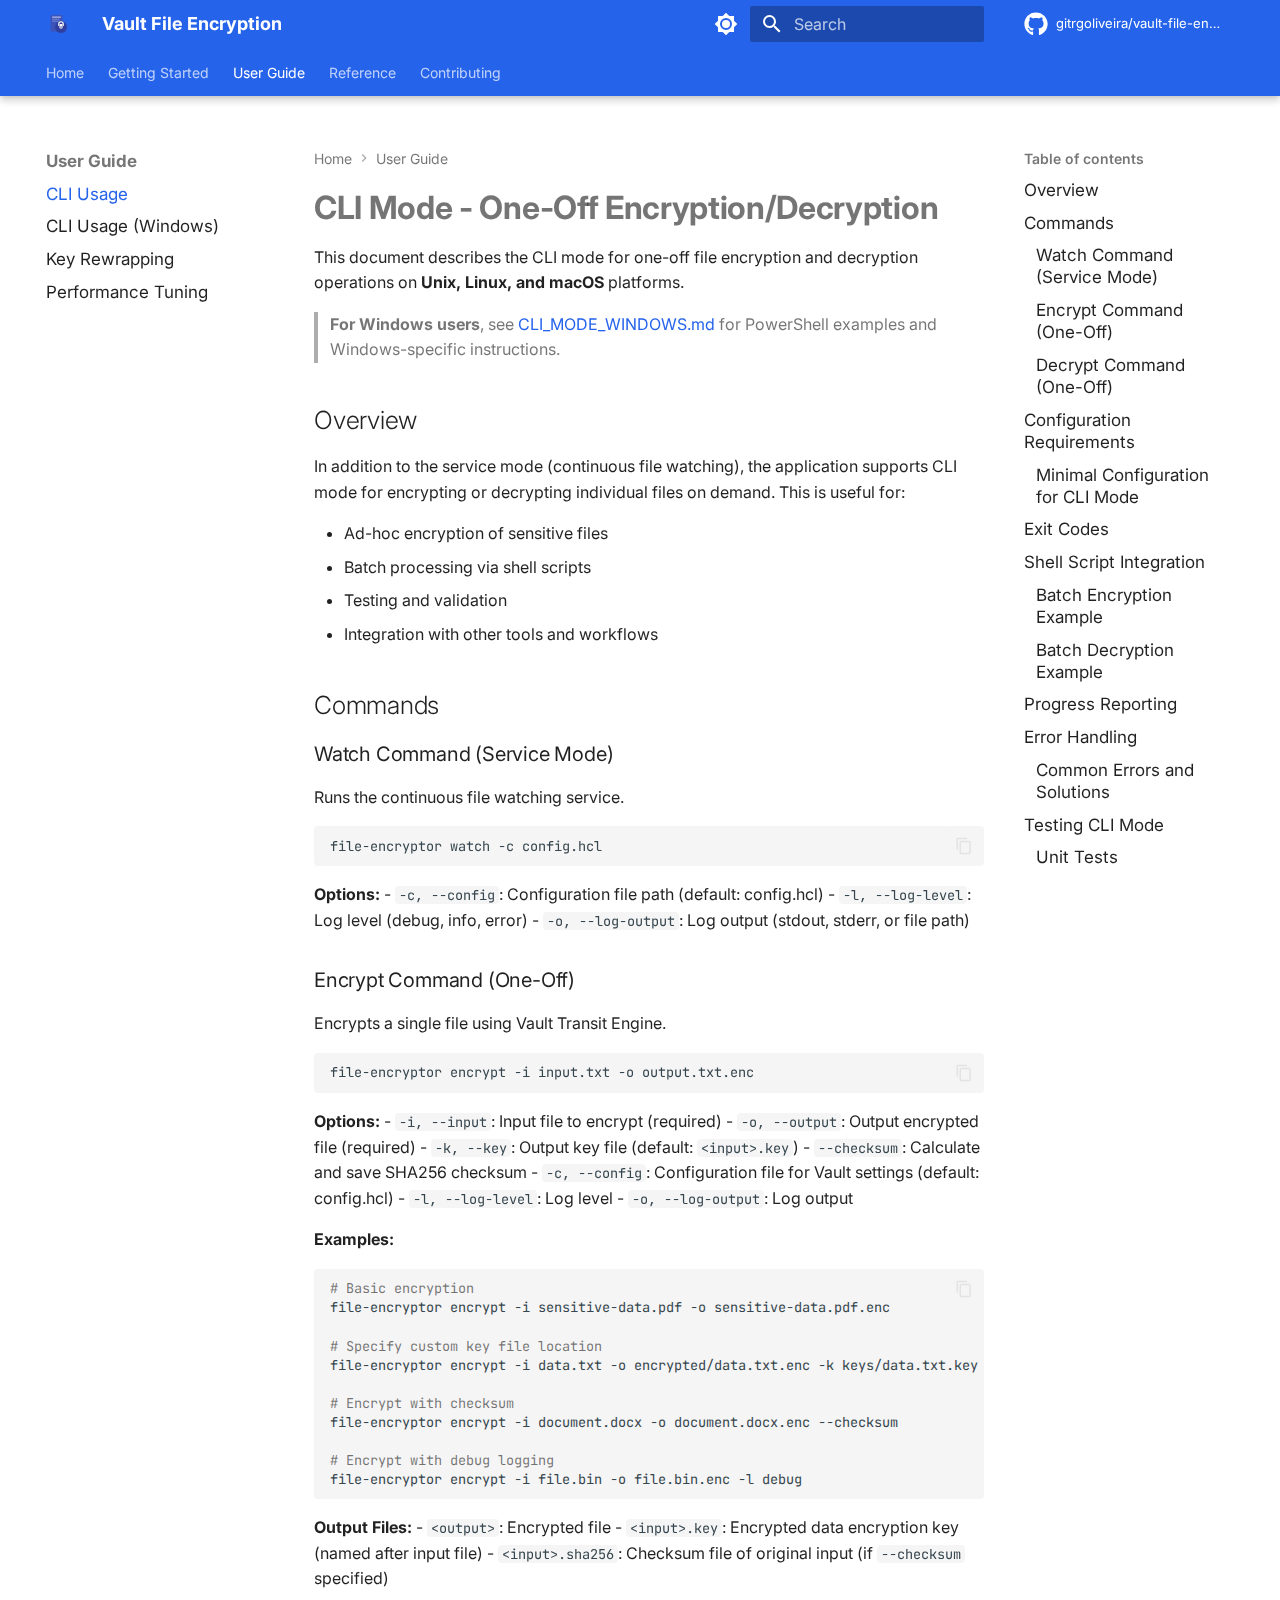
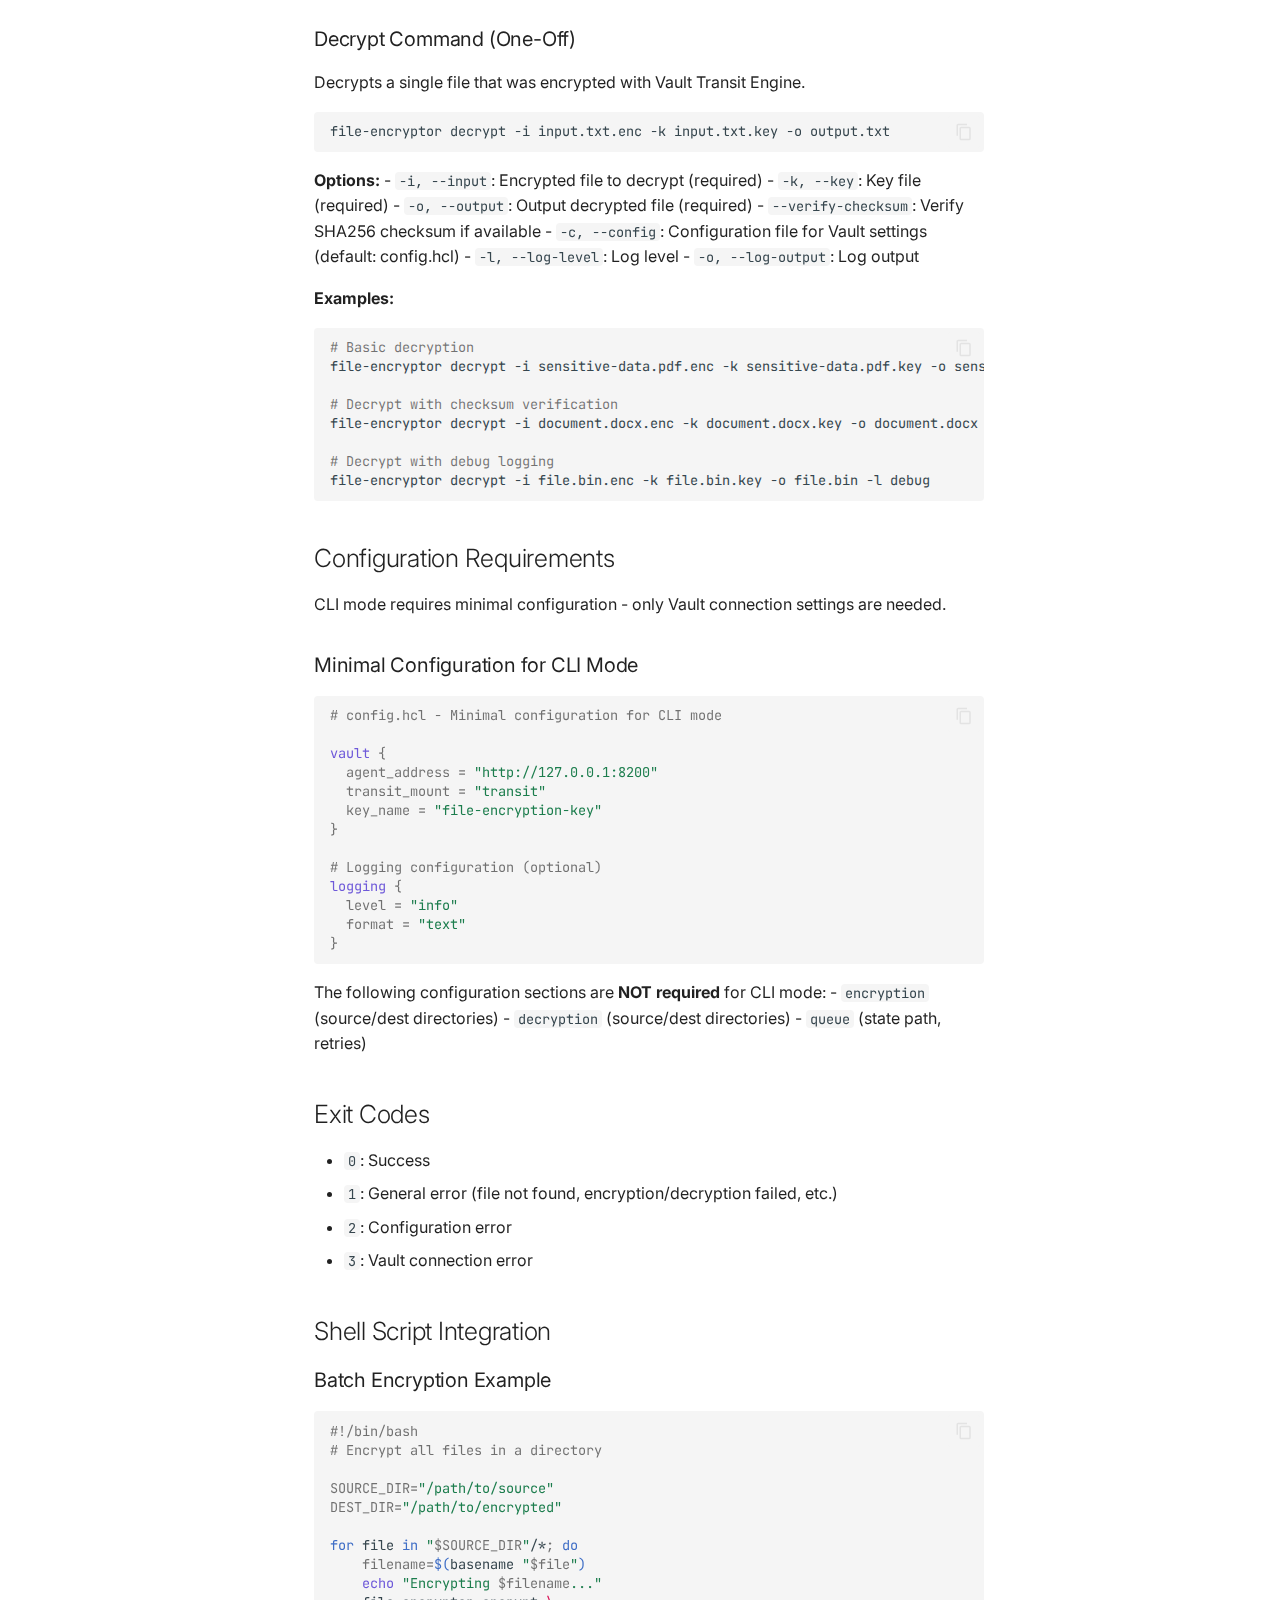
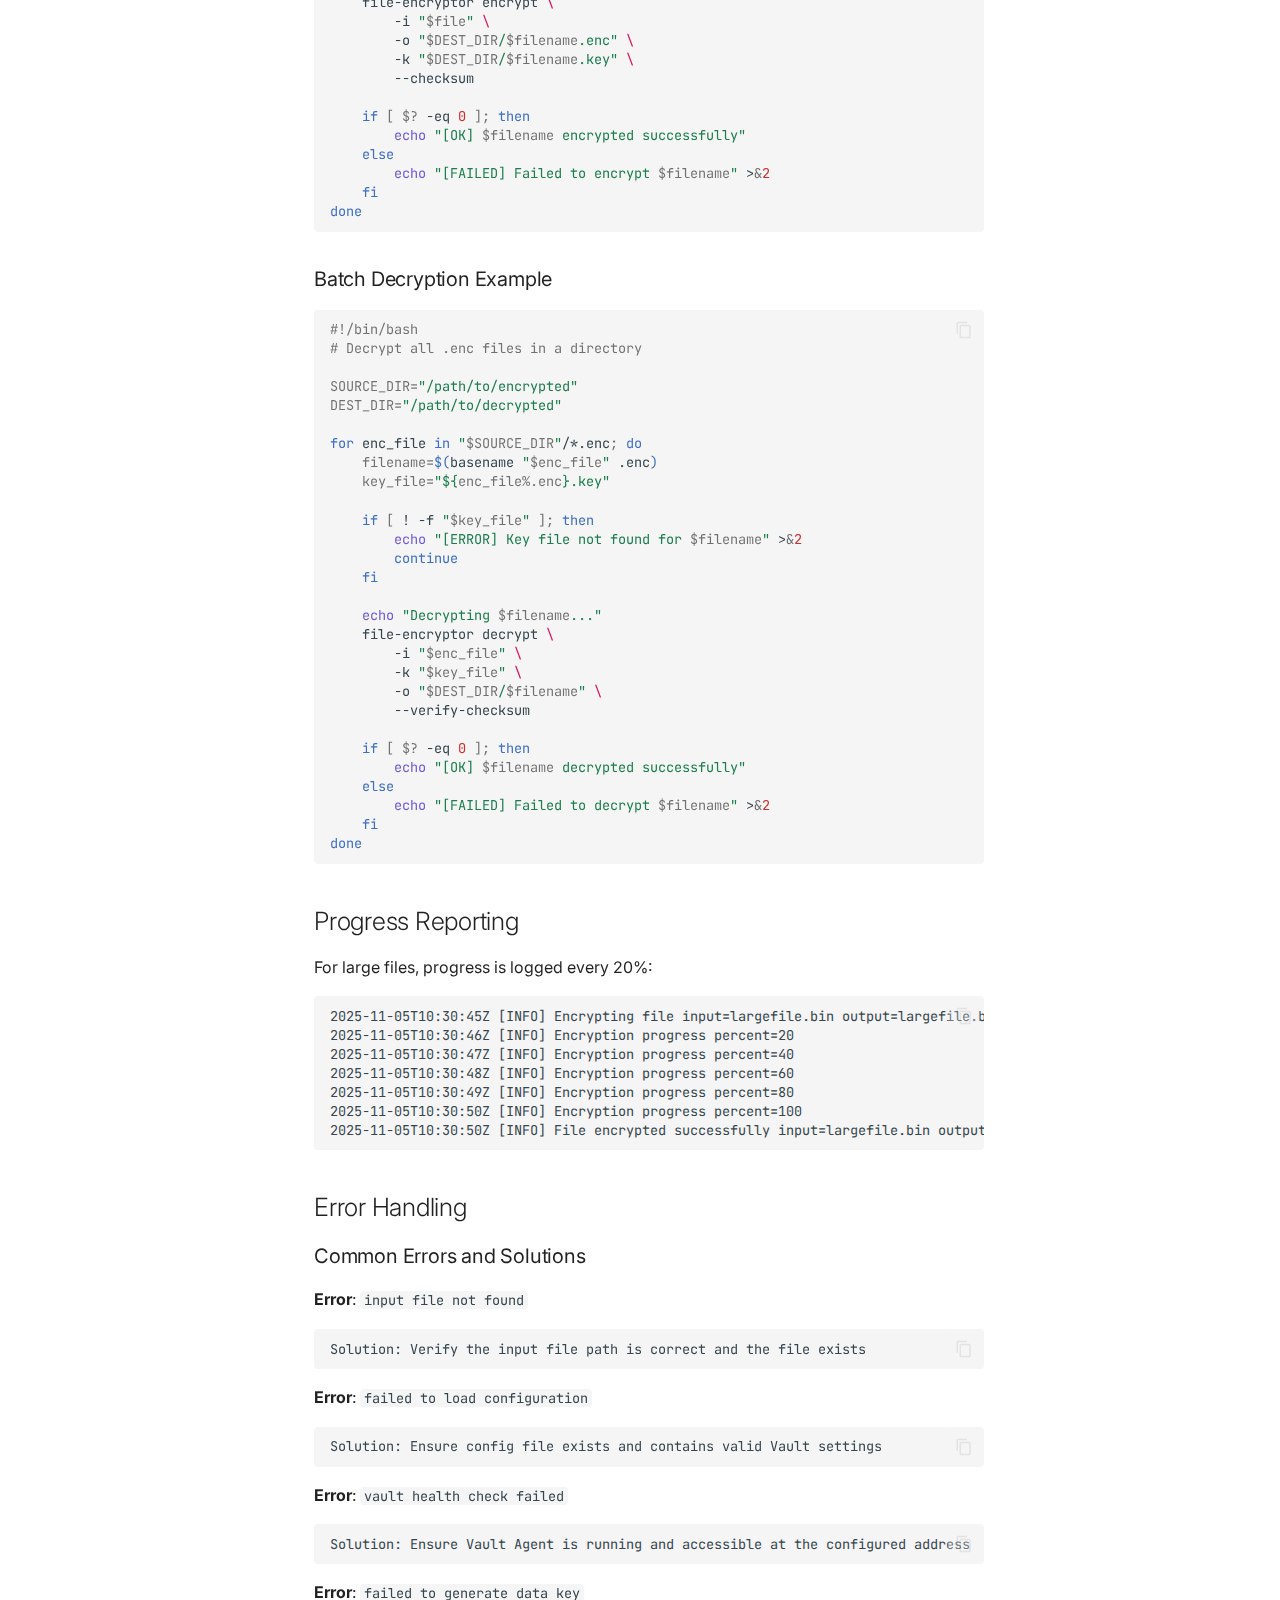
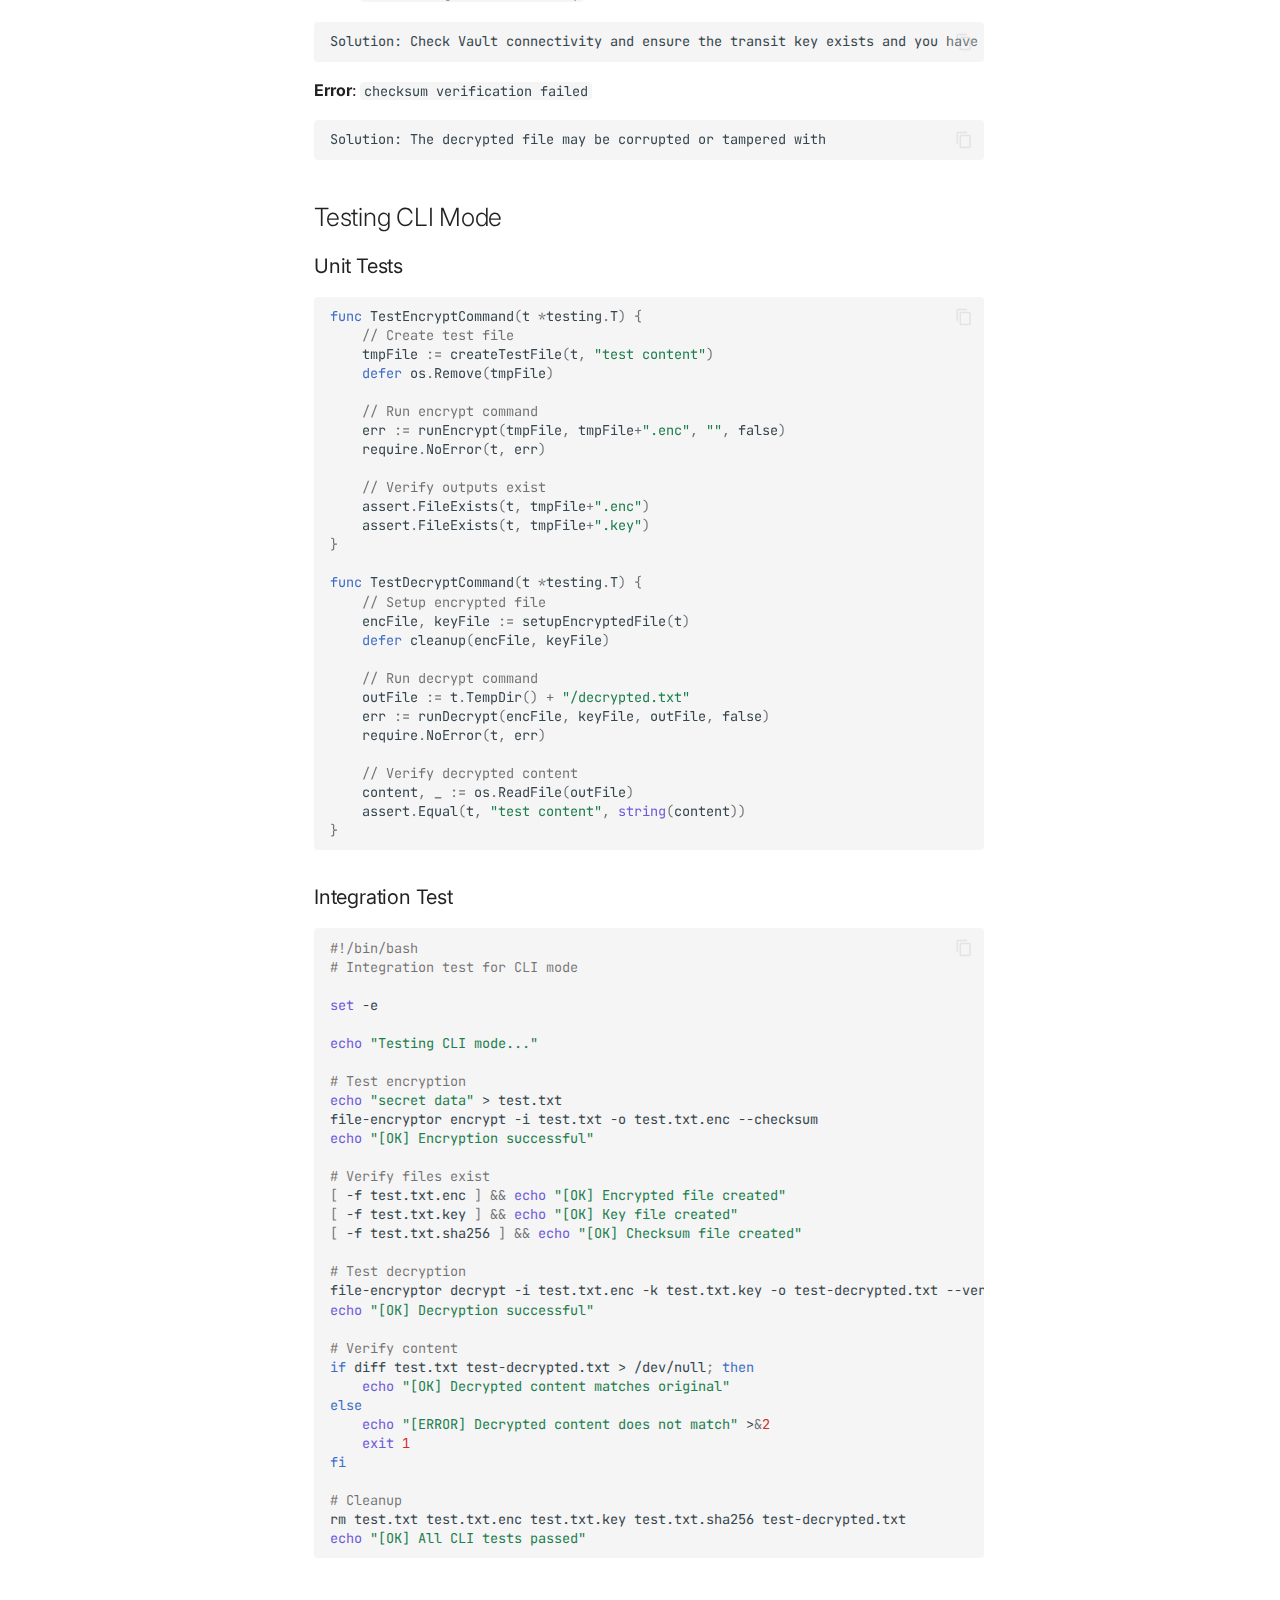
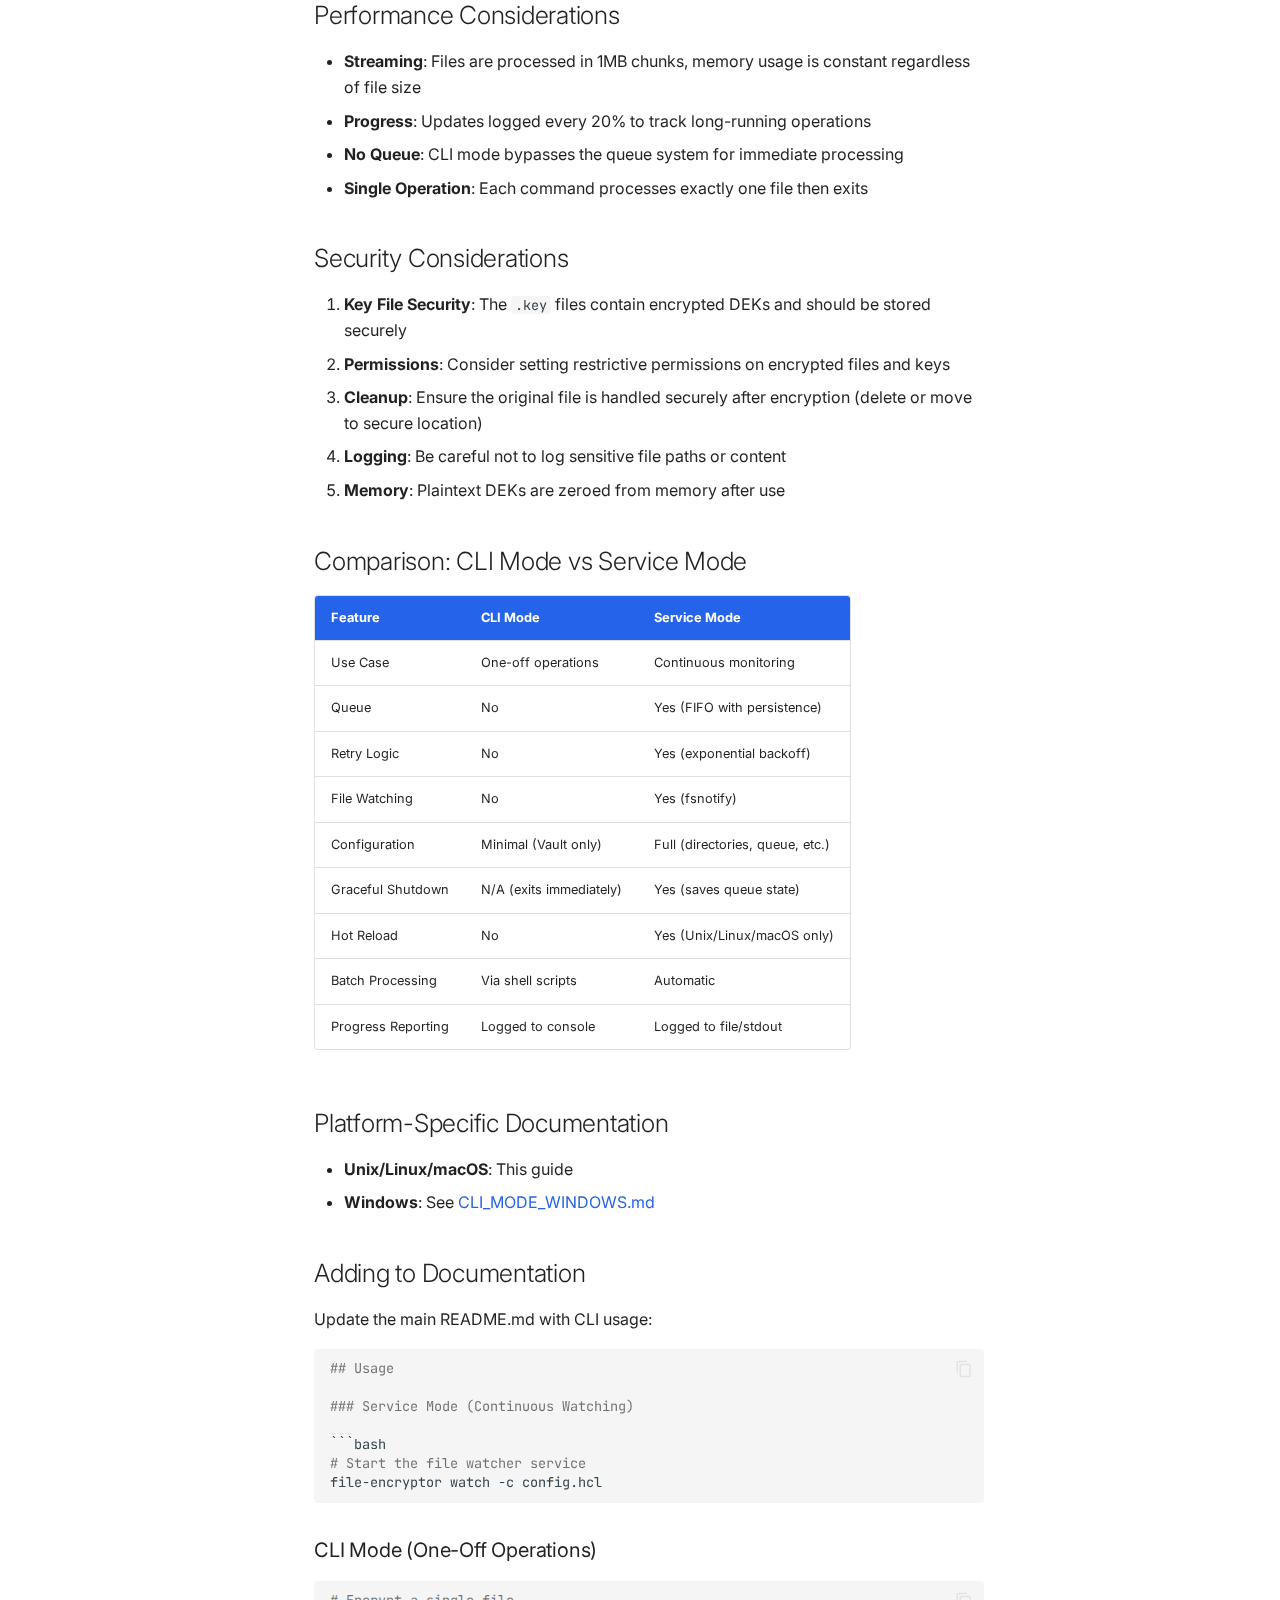
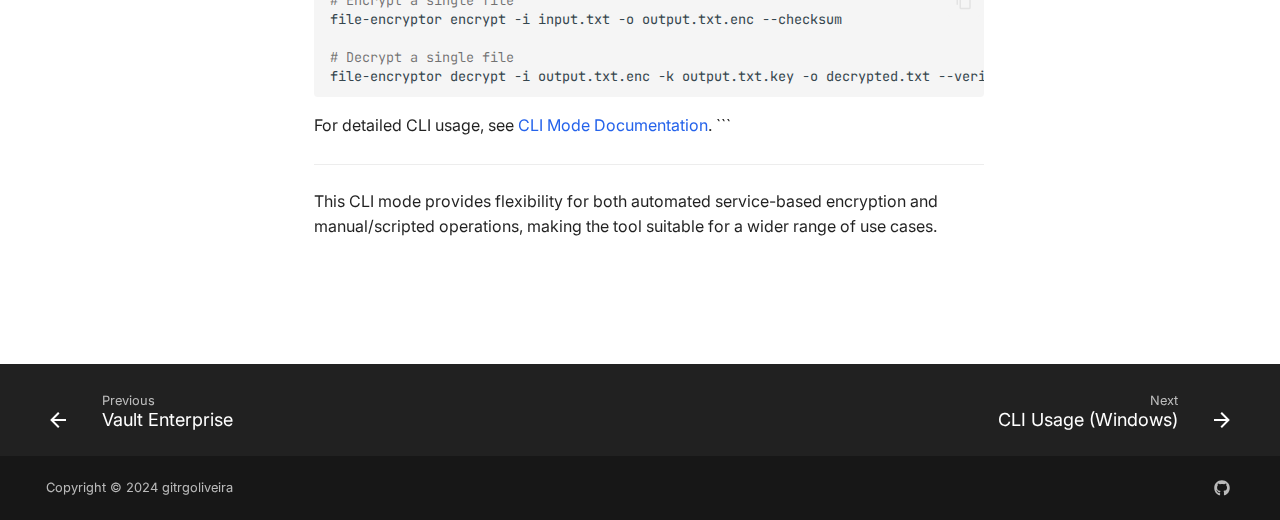
<file: guides/CLI_MODE/index.html>
<!doctype html>
<html lang="en" class="no-js">
  <head>
    
      <meta charset="utf-8">
      <meta name="viewport" content="width=device-width,initial-scale=1">
      
        <meta name="description" content="Securely encrypt and decrypt files using HashiCorp Vault Transit secrets engine. A modern CLI tool for file-based encryption with key rotation support.">
      
      
        <meta name="author" content="gitrgoliveira">
      
      
        <link rel="canonical" href="https://gitrgoliveira.github.io/vault-file-encryption/guides/CLI_MODE/">
      
      
        <link rel="prev" href="../VAULT_ENTERPRISE_SETUP_GUIDE/">
      
      
        <link rel="next" href="../CLI_MODE_WINDOWS/">
      
      
        
      
      
      <link rel="icon" href="../../assets/logo.svg">
      <meta name="generator" content="mkdocs-1.6.1, mkdocs-material-9.7.0">
    
    
      
        <title>CLI Usage - Vault File Encryption</title>
      
    
    
      <link rel="stylesheet" href="../../assets/stylesheets/main.618322db.min.css">
      
        
        <link rel="stylesheet" href="../../assets/stylesheets/palette.ab4e12ef.min.css">
      
      


    
    
      
    
    
      
        
        
        <link rel="preconnect" href="https://fonts.gstatic.com" crossorigin>
        <link rel="stylesheet" href="https://fonts.googleapis.com/css?family=Inter:300,300i,400,400i,700,700i%7CJetBrains+Mono:400,400i,700,700i&display=fallback">
        <style>:root{--md-text-font:"Inter";--md-code-font:"JetBrains Mono"}</style>
      
    
    
      <link rel="stylesheet" href="../../stylesheets/extra.css">
    
    <script>__md_scope=new URL("../..",location),__md_hash=e=>[...e].reduce(((e,_)=>(e<<5)-e+_.charCodeAt(0)),0),__md_get=(e,_=localStorage,t=__md_scope)=>JSON.parse(_.getItem(t.pathname+"."+e)),__md_set=(e,_,t=localStorage,a=__md_scope)=>{try{t.setItem(a.pathname+"."+e,JSON.stringify(_))}catch(e){}}</script>
    
      

    
    
  </head>
  
  
    
    
      
    
    
    
    
    <body dir="ltr" data-md-color-scheme="default" data-md-color-primary="custom" data-md-color-accent="custom">
  
    
    <input class="md-toggle" data-md-toggle="drawer" type="checkbox" id="__drawer" autocomplete="off">
    <input class="md-toggle" data-md-toggle="search" type="checkbox" id="__search" autocomplete="off">
    <label class="md-overlay" for="__drawer"></label>
    <div data-md-component="skip">
      
        
        <a href="#cli-mode-one-off-encryptiondecryption" class="md-skip">
          Skip to content
        </a>
      
    </div>
    <div data-md-component="announce">
      
    </div>
    
    
      

  

<header class="md-header md-header--shadow md-header--lifted" data-md-component="header">
  <nav class="md-header__inner md-grid" aria-label="Header">
    <a href="../.." title="Vault File Encryption" class="md-header__button md-logo" aria-label="Vault File Encryption" data-md-component="logo">
      
  <img src="../../assets/logo.svg" alt="logo">

    </a>
    <label class="md-header__button md-icon" for="__drawer">
      
      <svg xmlns="http://www.w3.org/2000/svg" viewBox="0 0 24 24"><path d="M3 6h18v2H3zm0 5h18v2H3zm0 5h18v2H3z"/></svg>
    </label>
    <div class="md-header__title" data-md-component="header-title">
      <div class="md-header__ellipsis">
        <div class="md-header__topic">
          <span class="md-ellipsis">
            Vault File Encryption
          </span>
        </div>
        <div class="md-header__topic" data-md-component="header-topic">
          <span class="md-ellipsis">
            
              CLI Usage
            
          </span>
        </div>
      </div>
    </div>
    
      
        <form class="md-header__option" data-md-component="palette">
  
    
    
    
    <input class="md-option" data-md-color-media="(prefers-color-scheme: light)" data-md-color-scheme="default" data-md-color-primary="custom" data-md-color-accent="custom"  aria-label="Switch to dark mode"  type="radio" name="__palette" id="__palette_0">
    
      <label class="md-header__button md-icon" title="Switch to dark mode" for="__palette_1" hidden>
        <svg xmlns="http://www.w3.org/2000/svg" viewBox="0 0 24 24"><path d="M12 8a4 4 0 0 0-4 4 4 4 0 0 0 4 4 4 4 0 0 0 4-4 4 4 0 0 0-4-4m0 10a6 6 0 0 1-6-6 6 6 0 0 1 6-6 6 6 0 0 1 6 6 6 6 0 0 1-6 6m8-9.31V4h-4.69L12 .69 8.69 4H4v4.69L.69 12 4 15.31V20h4.69L12 23.31 15.31 20H20v-4.69L23.31 12z"/></svg>
      </label>
    
  
    
    
    
    <input class="md-option" data-md-color-media="(prefers-color-scheme: dark)" data-md-color-scheme="slate" data-md-color-primary="custom" data-md-color-accent="custom"  aria-label="Switch to light mode"  type="radio" name="__palette" id="__palette_1">
    
      <label class="md-header__button md-icon" title="Switch to light mode" for="__palette_0" hidden>
        <svg xmlns="http://www.w3.org/2000/svg" viewBox="0 0 24 24"><path d="M12 18c-.89 0-1.74-.2-2.5-.55C11.56 16.5 13 14.42 13 12s-1.44-4.5-3.5-5.45C10.26 6.2 11.11 6 12 6a6 6 0 0 1 6 6 6 6 0 0 1-6 6m8-9.31V4h-4.69L12 .69 8.69 4H4v4.69L.69 12 4 15.31V20h4.69L12 23.31 15.31 20H20v-4.69L23.31 12z"/></svg>
      </label>
    
  
</form>
      
    
    
      <script>var palette=__md_get("__palette");if(palette&&palette.color){if("(prefers-color-scheme)"===palette.color.media){var media=matchMedia("(prefers-color-scheme: light)"),input=document.querySelector(media.matches?"[data-md-color-media='(prefers-color-scheme: light)']":"[data-md-color-media='(prefers-color-scheme: dark)']");palette.color.media=input.getAttribute("data-md-color-media"),palette.color.scheme=input.getAttribute("data-md-color-scheme"),palette.color.primary=input.getAttribute("data-md-color-primary"),palette.color.accent=input.getAttribute("data-md-color-accent")}for(var[key,value]of Object.entries(palette.color))document.body.setAttribute("data-md-color-"+key,value)}</script>
    
    
    
      
      
        <label class="md-header__button md-icon" for="__search">
          
          <svg xmlns="http://www.w3.org/2000/svg" viewBox="0 0 24 24"><path d="M9.5 3A6.5 6.5 0 0 1 16 9.5c0 1.61-.59 3.09-1.56 4.23l.27.27h.79l5 5-1.5 1.5-5-5v-.79l-.27-.27A6.52 6.52 0 0 1 9.5 16 6.5 6.5 0 0 1 3 9.5 6.5 6.5 0 0 1 9.5 3m0 2C7 5 5 7 5 9.5S7 14 9.5 14 14 12 14 9.5 12 5 9.5 5"/></svg>
        </label>
        <div class="md-search" data-md-component="search" role="dialog">
  <label class="md-search__overlay" for="__search"></label>
  <div class="md-search__inner" role="search">
    <form class="md-search__form" name="search">
      <input type="text" class="md-search__input" name="query" aria-label="Search" placeholder="Search" autocapitalize="off" autocorrect="off" autocomplete="off" spellcheck="false" data-md-component="search-query" required>
      <label class="md-search__icon md-icon" for="__search">
        
        <svg xmlns="http://www.w3.org/2000/svg" viewBox="0 0 24 24"><path d="M9.5 3A6.5 6.5 0 0 1 16 9.5c0 1.61-.59 3.09-1.56 4.23l.27.27h.79l5 5-1.5 1.5-5-5v-.79l-.27-.27A6.52 6.52 0 0 1 9.5 16 6.5 6.5 0 0 1 3 9.5 6.5 6.5 0 0 1 9.5 3m0 2C7 5 5 7 5 9.5S7 14 9.5 14 14 12 14 9.5 12 5 9.5 5"/></svg>
        
        <svg xmlns="http://www.w3.org/2000/svg" viewBox="0 0 24 24"><path d="M20 11v2H8l5.5 5.5-1.42 1.42L4.16 12l7.92-7.92L13.5 5.5 8 11z"/></svg>
      </label>
      <nav class="md-search__options" aria-label="Search">
        
          <a href="javascript:void(0)" class="md-search__icon md-icon" title="Share" aria-label="Share" data-clipboard data-clipboard-text="" data-md-component="search-share" tabindex="-1">
            
            <svg xmlns="http://www.w3.org/2000/svg" viewBox="0 0 24 24"><path d="M18 16.08c-.76 0-1.44.3-1.96.77L8.91 12.7c.05-.23.09-.46.09-.7s-.04-.47-.09-.7l7.05-4.11c.54.5 1.25.81 2.04.81a3 3 0 0 0 3-3 3 3 0 0 0-3-3 3 3 0 0 0-3 3c0 .24.04.47.09.7L8.04 9.81C7.5 9.31 6.79 9 6 9a3 3 0 0 0-3 3 3 3 0 0 0 3 3c.79 0 1.5-.31 2.04-.81l7.12 4.15c-.05.21-.08.43-.08.66 0 1.61 1.31 2.91 2.92 2.91s2.92-1.3 2.92-2.91A2.92 2.92 0 0 0 18 16.08"/></svg>
          </a>
        
        <button type="reset" class="md-search__icon md-icon" title="Clear" aria-label="Clear" tabindex="-1">
          
          <svg xmlns="http://www.w3.org/2000/svg" viewBox="0 0 24 24"><path d="M19 6.41 17.59 5 12 10.59 6.41 5 5 6.41 10.59 12 5 17.59 6.41 19 12 13.41 17.59 19 19 17.59 13.41 12z"/></svg>
        </button>
      </nav>
      
        <div class="md-search__suggest" data-md-component="search-suggest"></div>
      
    </form>
    <div class="md-search__output">
      <div class="md-search__scrollwrap" tabindex="0" data-md-scrollfix>
        <div class="md-search-result" data-md-component="search-result">
          <div class="md-search-result__meta">
            Initializing search
          </div>
          <ol class="md-search-result__list" role="presentation"></ol>
        </div>
      </div>
    </div>
  </div>
</div>
      
    
    
      <div class="md-header__source">
        <a href="https://github.com/gitrgoliveira/vault-file-encryption" title="Go to repository" class="md-source" data-md-component="source">
  <div class="md-source__icon md-icon">
    
    <svg xmlns="http://www.w3.org/2000/svg" viewBox="0 0 512 512"><!--! Font Awesome Free 7.1.0 by @fontawesome - https://fontawesome.com License - https://fontawesome.com/license/free (Icons: CC BY 4.0, Fonts: SIL OFL 1.1, Code: MIT License) Copyright 2025 Fonticons, Inc.--><path d="M173.9 397.4c0 2-2.3 3.6-5.2 3.6-3.3.3-5.6-1.3-5.6-3.6 0-2 2.3-3.6 5.2-3.6 3-.3 5.6 1.3 5.6 3.6m-31.1-4.5c-.7 2 1.3 4.3 4.3 4.9 2.6 1 5.6 0 6.2-2s-1.3-4.3-4.3-5.2c-2.6-.7-5.5.3-6.2 2.3m44.2-1.7c-2.9.7-4.9 2.6-4.6 4.9.3 2 2.9 3.3 5.9 2.6 2.9-.7 4.9-2.6 4.6-4.6-.3-1.9-3-3.2-5.9-2.9M252.8 8C114.1 8 8 113.3 8 252c0 110.9 69.8 205.8 169.5 239.2 12.8 2.3 17.3-5.6 17.3-12.1 0-6.2-.3-40.4-.3-61.4 0 0-70 15-84.7-29.8 0 0-11.4-29.1-27.8-36.6 0 0-22.9-15.7 1.6-15.4 0 0 24.9 2 38.6 25.8 21.9 38.6 58.6 27.5 72.9 20.9 2.3-16 8.8-27.1 16-33.7-55.9-6.2-112.3-14.3-112.3-110.5 0-27.5 7.6-41.3 23.6-58.9-2.6-6.5-11.1-33.3 2.6-67.9 20.9-6.5 69 27 69 27 20-5.6 41.5-8.5 62.8-8.5s42.8 2.9 62.8 8.5c0 0 48.1-33.6 69-27 13.7 34.7 5.2 61.4 2.6 67.9 16 17.7 25.8 31.5 25.8 58.9 0 96.5-58.9 104.2-114.8 110.5 9.2 7.9 17 22.9 17 46.4 0 33.7-.3 75.4-.3 83.6 0 6.5 4.6 14.4 17.3 12.1C436.2 457.8 504 362.9 504 252 504 113.3 391.5 8 252.8 8M105.2 352.9c-1.3 1-1 3.3.7 5.2 1.6 1.6 3.9 2.3 5.2 1 1.3-1 1-3.3-.7-5.2-1.6-1.6-3.9-2.3-5.2-1m-10.8-8.1c-.7 1.3.3 2.9 2.3 3.9 1.6 1 3.6.7 4.3-.7.7-1.3-.3-2.9-2.3-3.9-2-.6-3.6-.3-4.3.7m32.4 35.6c-1.6 1.3-1 4.3 1.3 6.2 2.3 2.3 5.2 2.6 6.5 1 1.3-1.3.7-4.3-1.3-6.2-2.2-2.3-5.2-2.6-6.5-1m-11.4-14.7c-1.6 1-1.6 3.6 0 5.9s4.3 3.3 5.6 2.3c1.6-1.3 1.6-3.9 0-6.2-1.4-2.3-4-3.3-5.6-2"/></svg>
  </div>
  <div class="md-source__repository">
    gitrgoliveira/vault-file-encryption
  </div>
</a>
      </div>
    
  </nav>
  
    
      
<nav class="md-tabs" aria-label="Tabs" data-md-component="tabs">
  <div class="md-grid">
    <ul class="md-tabs__list">
      
        
  
  
  
  
    <li class="md-tabs__item">
      <a href="../.." class="md-tabs__link">
        
  
  
    
  
  Home

      </a>
    </li>
  

      
        
  
  
  
  
    
    
      <li class="md-tabs__item">
        <a href="../VAULT_SETUP_GUIDE/" class="md-tabs__link">
          
  
  
  Getting Started

        </a>
      </li>
    
  

      
        
  
  
  
    
  
  
    
    
      <li class="md-tabs__item md-tabs__item--active">
        <a href="./" class="md-tabs__link">
          
  
  
  User Guide

        </a>
      </li>
    
  

      
        
  
  
  
  
    
    
      <li class="md-tabs__item">
        <a href="../../ARCHITECTURE/" class="md-tabs__link">
          
  
  
  Reference

        </a>
      </li>
    
  

      
        
  
  
  
  
    <li class="md-tabs__item">
      <a href="../../CONTRIBUTING/" class="md-tabs__link">
        
  
  
    
  
  Contributing

      </a>
    </li>
  

      
    </ul>
  </div>
</nav>
    
  
</header>
    
    <div class="md-container" data-md-component="container">
      
      
        
      
      <main class="md-main" data-md-component="main">
        <div class="md-main__inner md-grid">
          
            
              
              <div class="md-sidebar md-sidebar--primary" data-md-component="sidebar" data-md-type="navigation" >
                <div class="md-sidebar__scrollwrap">
                  <div class="md-sidebar__inner">
                    


  


<nav class="md-nav md-nav--primary md-nav--lifted" aria-label="Navigation" data-md-level="0">
  <label class="md-nav__title" for="__drawer">
    <a href="../.." title="Vault File Encryption" class="md-nav__button md-logo" aria-label="Vault File Encryption" data-md-component="logo">
      
  <img src="../../assets/logo.svg" alt="logo">

    </a>
    Vault File Encryption
  </label>
  
    <div class="md-nav__source">
      <a href="https://github.com/gitrgoliveira/vault-file-encryption" title="Go to repository" class="md-source" data-md-component="source">
  <div class="md-source__icon md-icon">
    
    <svg xmlns="http://www.w3.org/2000/svg" viewBox="0 0 512 512"><!--! Font Awesome Free 7.1.0 by @fontawesome - https://fontawesome.com License - https://fontawesome.com/license/free (Icons: CC BY 4.0, Fonts: SIL OFL 1.1, Code: MIT License) Copyright 2025 Fonticons, Inc.--><path d="M173.9 397.4c0 2-2.3 3.6-5.2 3.6-3.3.3-5.6-1.3-5.6-3.6 0-2 2.3-3.6 5.2-3.6 3-.3 5.6 1.3 5.6 3.6m-31.1-4.5c-.7 2 1.3 4.3 4.3 4.9 2.6 1 5.6 0 6.2-2s-1.3-4.3-4.3-5.2c-2.6-.7-5.5.3-6.2 2.3m44.2-1.7c-2.9.7-4.9 2.6-4.6 4.9.3 2 2.9 3.3 5.9 2.6 2.9-.7 4.9-2.6 4.6-4.6-.3-1.9-3-3.2-5.9-2.9M252.8 8C114.1 8 8 113.3 8 252c0 110.9 69.8 205.8 169.5 239.2 12.8 2.3 17.3-5.6 17.3-12.1 0-6.2-.3-40.4-.3-61.4 0 0-70 15-84.7-29.8 0 0-11.4-29.1-27.8-36.6 0 0-22.9-15.7 1.6-15.4 0 0 24.9 2 38.6 25.8 21.9 38.6 58.6 27.5 72.9 20.9 2.3-16 8.8-27.1 16-33.7-55.9-6.2-112.3-14.3-112.3-110.5 0-27.5 7.6-41.3 23.6-58.9-2.6-6.5-11.1-33.3 2.6-67.9 20.9-6.5 69 27 69 27 20-5.6 41.5-8.5 62.8-8.5s42.8 2.9 62.8 8.5c0 0 48.1-33.6 69-27 13.7 34.7 5.2 61.4 2.6 67.9 16 17.7 25.8 31.5 25.8 58.9 0 96.5-58.9 104.2-114.8 110.5 9.2 7.9 17 22.9 17 46.4 0 33.7-.3 75.4-.3 83.6 0 6.5 4.6 14.4 17.3 12.1C436.2 457.8 504 362.9 504 252 504 113.3 391.5 8 252.8 8M105.2 352.9c-1.3 1-1 3.3.7 5.2 1.6 1.6 3.9 2.3 5.2 1 1.3-1 1-3.3-.7-5.2-1.6-1.6-3.9-2.3-5.2-1m-10.8-8.1c-.7 1.3.3 2.9 2.3 3.9 1.6 1 3.6.7 4.3-.7.7-1.3-.3-2.9-2.3-3.9-2-.6-3.6-.3-4.3.7m32.4 35.6c-1.6 1.3-1 4.3 1.3 6.2 2.3 2.3 5.2 2.6 6.5 1 1.3-1.3.7-4.3-1.3-6.2-2.2-2.3-5.2-2.6-6.5-1m-11.4-14.7c-1.6 1-1.6 3.6 0 5.9s4.3 3.3 5.6 2.3c1.6-1.3 1.6-3.9 0-6.2-1.4-2.3-4-3.3-5.6-2"/></svg>
  </div>
  <div class="md-source__repository">
    gitrgoliveira/vault-file-encryption
  </div>
</a>
    </div>
  
  <ul class="md-nav__list" data-md-scrollfix>
    
      
      
  
  
  
  
    <li class="md-nav__item">
      <a href="../.." class="md-nav__link">
        
  
  
  <span class="md-ellipsis">
    
  
    Home
  

    
  </span>
  
  

      </a>
    </li>
  

    
      
      
  
  
  
  
    
    
    
    
      
      
        
      
    
    
    <li class="md-nav__item md-nav__item--nested">
      
        
        
          
        
        <input class="md-nav__toggle md-toggle md-toggle--indeterminate" type="checkbox" id="__nav_2" >
        
          
          <label class="md-nav__link" for="__nav_2" id="__nav_2_label" tabindex="0">
            
  
  
  <span class="md-ellipsis">
    
  
    Getting Started
  

    
  </span>
  
  

            <span class="md-nav__icon md-icon"></span>
          </label>
        
        <nav class="md-nav" data-md-level="1" aria-labelledby="__nav_2_label" aria-expanded="false">
          <label class="md-nav__title" for="__nav_2">
            <span class="md-nav__icon md-icon"></span>
            
  
    Getting Started
  

          </label>
          <ul class="md-nav__list" data-md-scrollfix>
            
              
                
  
  
  
  
    <li class="md-nav__item">
      <a href="../VAULT_SETUP_GUIDE/" class="md-nav__link">
        
  
  
  <span class="md-ellipsis">
    
  
    Vault Setup
  

    
  </span>
  
  

      </a>
    </li>
  

              
            
              
                
  
  
  
  
    <li class="md-nav__item">
      <a href="../VAULT_SETUP_GUIDE_WINDOWS/" class="md-nav__link">
        
  
  
  <span class="md-ellipsis">
    
  
    Vault Setup (Windows)
  

    
  </span>
  
  

      </a>
    </li>
  

              
            
              
                
  
  
  
  
    <li class="md-nav__item">
      <a href="../VAULT_ENTERPRISE_SETUP_GUIDE/" class="md-nav__link">
        
  
  
  <span class="md-ellipsis">
    
  
    Vault Enterprise
  

    
  </span>
  
  

      </a>
    </li>
  

              
            
          </ul>
        </nav>
      
    </li>
  

    
      
      
  
  
    
  
  
  
    
    
    
    
      
        
        
      
      
        
      
    
    
    <li class="md-nav__item md-nav__item--active md-nav__item--section md-nav__item--nested">
      
        
        
        <input class="md-nav__toggle md-toggle " type="checkbox" id="__nav_3" checked>
        
          
          <label class="md-nav__link" for="__nav_3" id="__nav_3_label" tabindex="">
            
  
  
  <span class="md-ellipsis">
    
  
    User Guide
  

    
  </span>
  
  

            <span class="md-nav__icon md-icon"></span>
          </label>
        
        <nav class="md-nav" data-md-level="1" aria-labelledby="__nav_3_label" aria-expanded="true">
          <label class="md-nav__title" for="__nav_3">
            <span class="md-nav__icon md-icon"></span>
            
  
    User Guide
  

          </label>
          <ul class="md-nav__list" data-md-scrollfix>
            
              
                
  
  
    
  
  
  
    <li class="md-nav__item md-nav__item--active">
      
      <input class="md-nav__toggle md-toggle" type="checkbox" id="__toc">
      
      
        
      
      
        <label class="md-nav__link md-nav__link--active" for="__toc">
          
  
  
  <span class="md-ellipsis">
    
  
    CLI Usage
  

    
  </span>
  
  

          <span class="md-nav__icon md-icon"></span>
        </label>
      
      <a href="./" class="md-nav__link md-nav__link--active">
        
  
  
  <span class="md-ellipsis">
    
  
    CLI Usage
  

    
  </span>
  
  

      </a>
      
        

<nav class="md-nav md-nav--secondary" aria-label="Table of contents">
  
  
  
    
  
  
    <label class="md-nav__title" for="__toc">
      <span class="md-nav__icon md-icon"></span>
      Table of contents
    </label>
    <ul class="md-nav__list" data-md-component="toc" data-md-scrollfix>
      
        <li class="md-nav__item">
  <a href="#overview" class="md-nav__link">
    <span class="md-ellipsis">
      
        Overview
      
    </span>
  </a>
  
</li>
      
        <li class="md-nav__item">
  <a href="#commands" class="md-nav__link">
    <span class="md-ellipsis">
      
        Commands
      
    </span>
  </a>
  
    <nav class="md-nav" aria-label="Commands">
      <ul class="md-nav__list">
        
          <li class="md-nav__item">
  <a href="#watch-command-service-mode" class="md-nav__link">
    <span class="md-ellipsis">
      
        Watch Command (Service Mode)
      
    </span>
  </a>
  
</li>
        
          <li class="md-nav__item">
  <a href="#encrypt-command-one-off" class="md-nav__link">
    <span class="md-ellipsis">
      
        Encrypt Command (One-Off)
      
    </span>
  </a>
  
</li>
        
          <li class="md-nav__item">
  <a href="#decrypt-command-one-off" class="md-nav__link">
    <span class="md-ellipsis">
      
        Decrypt Command (One-Off)
      
    </span>
  </a>
  
</li>
        
      </ul>
    </nav>
  
</li>
      
        <li class="md-nav__item">
  <a href="#configuration-requirements" class="md-nav__link">
    <span class="md-ellipsis">
      
        Configuration Requirements
      
    </span>
  </a>
  
    <nav class="md-nav" aria-label="Configuration Requirements">
      <ul class="md-nav__list">
        
          <li class="md-nav__item">
  <a href="#minimal-configuration-for-cli-mode" class="md-nav__link">
    <span class="md-ellipsis">
      
        Minimal Configuration for CLI Mode
      
    </span>
  </a>
  
</li>
        
      </ul>
    </nav>
  
</li>
      
        <li class="md-nav__item">
  <a href="#exit-codes" class="md-nav__link">
    <span class="md-ellipsis">
      
        Exit Codes
      
    </span>
  </a>
  
</li>
      
        <li class="md-nav__item">
  <a href="#shell-script-integration" class="md-nav__link">
    <span class="md-ellipsis">
      
        Shell Script Integration
      
    </span>
  </a>
  
    <nav class="md-nav" aria-label="Shell Script Integration">
      <ul class="md-nav__list">
        
          <li class="md-nav__item">
  <a href="#batch-encryption-example" class="md-nav__link">
    <span class="md-ellipsis">
      
        Batch Encryption Example
      
    </span>
  </a>
  
</li>
        
          <li class="md-nav__item">
  <a href="#batch-decryption-example" class="md-nav__link">
    <span class="md-ellipsis">
      
        Batch Decryption Example
      
    </span>
  </a>
  
</li>
        
      </ul>
    </nav>
  
</li>
      
        <li class="md-nav__item">
  <a href="#progress-reporting" class="md-nav__link">
    <span class="md-ellipsis">
      
        Progress Reporting
      
    </span>
  </a>
  
</li>
      
        <li class="md-nav__item">
  <a href="#error-handling" class="md-nav__link">
    <span class="md-ellipsis">
      
        Error Handling
      
    </span>
  </a>
  
    <nav class="md-nav" aria-label="Error Handling">
      <ul class="md-nav__list">
        
          <li class="md-nav__item">
  <a href="#common-errors-and-solutions" class="md-nav__link">
    <span class="md-ellipsis">
      
        Common Errors and Solutions
      
    </span>
  </a>
  
</li>
        
      </ul>
    </nav>
  
</li>
      
        <li class="md-nav__item">
  <a href="#testing-cli-mode" class="md-nav__link">
    <span class="md-ellipsis">
      
        Testing CLI Mode
      
    </span>
  </a>
  
    <nav class="md-nav" aria-label="Testing CLI Mode">
      <ul class="md-nav__list">
        
          <li class="md-nav__item">
  <a href="#unit-tests" class="md-nav__link">
    <span class="md-ellipsis">
      
        Unit Tests
      
    </span>
  </a>
  
</li>
        
          <li class="md-nav__item">
  <a href="#integration-test" class="md-nav__link">
    <span class="md-ellipsis">
      
        Integration Test
      
    </span>
  </a>
  
</li>
        
      </ul>
    </nav>
  
</li>
      
        <li class="md-nav__item">
  <a href="#performance-considerations" class="md-nav__link">
    <span class="md-ellipsis">
      
        Performance Considerations
      
    </span>
  </a>
  
</li>
      
        <li class="md-nav__item">
  <a href="#security-considerations" class="md-nav__link">
    <span class="md-ellipsis">
      
        Security Considerations
      
    </span>
  </a>
  
</li>
      
        <li class="md-nav__item">
  <a href="#comparison-cli-mode-vs-service-mode" class="md-nav__link">
    <span class="md-ellipsis">
      
        Comparison: CLI Mode vs Service Mode
      
    </span>
  </a>
  
</li>
      
        <li class="md-nav__item">
  <a href="#platform-specific-documentation" class="md-nav__link">
    <span class="md-ellipsis">
      
        Platform-Specific Documentation
      
    </span>
  </a>
  
</li>
      
        <li class="md-nav__item">
  <a href="#adding-to-documentation" class="md-nav__link">
    <span class="md-ellipsis">
      
        Adding to Documentation
      
    </span>
  </a>
  
    <nav class="md-nav" aria-label="Adding to Documentation">
      <ul class="md-nav__list">
        
          <li class="md-nav__item">
  <a href="#cli-mode-one-off-operations" class="md-nav__link">
    <span class="md-ellipsis">
      
        CLI Mode (One-Off Operations)
      
    </span>
  </a>
  
</li>
        
      </ul>
    </nav>
  
</li>
      
    </ul>
  
</nav>
      
    </li>
  

              
            
              
                
  
  
  
  
    <li class="md-nav__item">
      <a href="../CLI_MODE_WINDOWS/" class="md-nav__link">
        
  
  
  <span class="md-ellipsis">
    
  
    CLI Usage (Windows)
  

    
  </span>
  
  

      </a>
    </li>
  

              
            
              
                
  
  
  
  
    <li class="md-nav__item">
      <a href="../REWRAP_GUIDE/" class="md-nav__link">
        
  
  
  <span class="md-ellipsis">
    
  
    Key Rewrapping
  

    
  </span>
  
  

      </a>
    </li>
  

              
            
              
                
  
  
  
  
    <li class="md-nav__item">
      <a href="../CHUNK_SIZE_TUNING/" class="md-nav__link">
        
  
  
  <span class="md-ellipsis">
    
  
    Performance Tuning
  

    
  </span>
  
  

      </a>
    </li>
  

              
            
          </ul>
        </nav>
      
    </li>
  

    
      
      
  
  
  
  
    
    
    
    
      
      
        
      
    
    
    <li class="md-nav__item md-nav__item--nested">
      
        
        
          
        
        <input class="md-nav__toggle md-toggle md-toggle--indeterminate" type="checkbox" id="__nav_4" >
        
          
          <label class="md-nav__link" for="__nav_4" id="__nav_4_label" tabindex="0">
            
  
  
  <span class="md-ellipsis">
    
  
    Reference
  

    
  </span>
  
  

            <span class="md-nav__icon md-icon"></span>
          </label>
        
        <nav class="md-nav" data-md-level="1" aria-labelledby="__nav_4_label" aria-expanded="false">
          <label class="md-nav__title" for="__nav_4">
            <span class="md-nav__icon md-icon"></span>
            
  
    Reference
  

          </label>
          <ul class="md-nav__list" data-md-scrollfix>
            
              
                
  
  
  
  
    <li class="md-nav__item">
      <a href="../../ARCHITECTURE/" class="md-nav__link">
        
  
  
  <span class="md-ellipsis">
    
  
    Architecture
  

    
  </span>
  
  

      </a>
    </li>
  

              
            
              
                
  
  
  
  
    <li class="md-nav__item">
      <a href="../../MIGRATION_GUIDE/" class="md-nav__link">
        
  
  
  <span class="md-ellipsis">
    
  
    Migration Guide
  

    
  </span>
  
  

      </a>
    </li>
  

              
            
          </ul>
        </nav>
      
    </li>
  

    
      
      
  
  
  
  
    <li class="md-nav__item">
      <a href="../../CONTRIBUTING/" class="md-nav__link">
        
  
  
  <span class="md-ellipsis">
    
  
    Contributing
  

    
  </span>
  
  

      </a>
    </li>
  

    
  </ul>
</nav>
                  </div>
                </div>
              </div>
            
            
              
              <div class="md-sidebar md-sidebar--secondary" data-md-component="sidebar" data-md-type="toc" >
                <div class="md-sidebar__scrollwrap">
                  <div class="md-sidebar__inner">
                    

<nav class="md-nav md-nav--secondary" aria-label="Table of contents">
  
  
  
    
  
  
    <label class="md-nav__title" for="__toc">
      <span class="md-nav__icon md-icon"></span>
      Table of contents
    </label>
    <ul class="md-nav__list" data-md-component="toc" data-md-scrollfix>
      
        <li class="md-nav__item">
  <a href="#overview" class="md-nav__link">
    <span class="md-ellipsis">
      
        Overview
      
    </span>
  </a>
  
</li>
      
        <li class="md-nav__item">
  <a href="#commands" class="md-nav__link">
    <span class="md-ellipsis">
      
        Commands
      
    </span>
  </a>
  
    <nav class="md-nav" aria-label="Commands">
      <ul class="md-nav__list">
        
          <li class="md-nav__item">
  <a href="#watch-command-service-mode" class="md-nav__link">
    <span class="md-ellipsis">
      
        Watch Command (Service Mode)
      
    </span>
  </a>
  
</li>
        
          <li class="md-nav__item">
  <a href="#encrypt-command-one-off" class="md-nav__link">
    <span class="md-ellipsis">
      
        Encrypt Command (One-Off)
      
    </span>
  </a>
  
</li>
        
          <li class="md-nav__item">
  <a href="#decrypt-command-one-off" class="md-nav__link">
    <span class="md-ellipsis">
      
        Decrypt Command (One-Off)
      
    </span>
  </a>
  
</li>
        
      </ul>
    </nav>
  
</li>
      
        <li class="md-nav__item">
  <a href="#configuration-requirements" class="md-nav__link">
    <span class="md-ellipsis">
      
        Configuration Requirements
      
    </span>
  </a>
  
    <nav class="md-nav" aria-label="Configuration Requirements">
      <ul class="md-nav__list">
        
          <li class="md-nav__item">
  <a href="#minimal-configuration-for-cli-mode" class="md-nav__link">
    <span class="md-ellipsis">
      
        Minimal Configuration for CLI Mode
      
    </span>
  </a>
  
</li>
        
      </ul>
    </nav>
  
</li>
      
        <li class="md-nav__item">
  <a href="#exit-codes" class="md-nav__link">
    <span class="md-ellipsis">
      
        Exit Codes
      
    </span>
  </a>
  
</li>
      
        <li class="md-nav__item">
  <a href="#shell-script-integration" class="md-nav__link">
    <span class="md-ellipsis">
      
        Shell Script Integration
      
    </span>
  </a>
  
    <nav class="md-nav" aria-label="Shell Script Integration">
      <ul class="md-nav__list">
        
          <li class="md-nav__item">
  <a href="#batch-encryption-example" class="md-nav__link">
    <span class="md-ellipsis">
      
        Batch Encryption Example
      
    </span>
  </a>
  
</li>
        
          <li class="md-nav__item">
  <a href="#batch-decryption-example" class="md-nav__link">
    <span class="md-ellipsis">
      
        Batch Decryption Example
      
    </span>
  </a>
  
</li>
        
      </ul>
    </nav>
  
</li>
      
        <li class="md-nav__item">
  <a href="#progress-reporting" class="md-nav__link">
    <span class="md-ellipsis">
      
        Progress Reporting
      
    </span>
  </a>
  
</li>
      
        <li class="md-nav__item">
  <a href="#error-handling" class="md-nav__link">
    <span class="md-ellipsis">
      
        Error Handling
      
    </span>
  </a>
  
    <nav class="md-nav" aria-label="Error Handling">
      <ul class="md-nav__list">
        
          <li class="md-nav__item">
  <a href="#common-errors-and-solutions" class="md-nav__link">
    <span class="md-ellipsis">
      
        Common Errors and Solutions
      
    </span>
  </a>
  
</li>
        
      </ul>
    </nav>
  
</li>
      
        <li class="md-nav__item">
  <a href="#testing-cli-mode" class="md-nav__link">
    <span class="md-ellipsis">
      
        Testing CLI Mode
      
    </span>
  </a>
  
    <nav class="md-nav" aria-label="Testing CLI Mode">
      <ul class="md-nav__list">
        
          <li class="md-nav__item">
  <a href="#unit-tests" class="md-nav__link">
    <span class="md-ellipsis">
      
        Unit Tests
      
    </span>
  </a>
  
</li>
        
          <li class="md-nav__item">
  <a href="#integration-test" class="md-nav__link">
    <span class="md-ellipsis">
      
        Integration Test
      
    </span>
  </a>
  
</li>
        
      </ul>
    </nav>
  
</li>
      
        <li class="md-nav__item">
  <a href="#performance-considerations" class="md-nav__link">
    <span class="md-ellipsis">
      
        Performance Considerations
      
    </span>
  </a>
  
</li>
      
        <li class="md-nav__item">
  <a href="#security-considerations" class="md-nav__link">
    <span class="md-ellipsis">
      
        Security Considerations
      
    </span>
  </a>
  
</li>
      
        <li class="md-nav__item">
  <a href="#comparison-cli-mode-vs-service-mode" class="md-nav__link">
    <span class="md-ellipsis">
      
        Comparison: CLI Mode vs Service Mode
      
    </span>
  </a>
  
</li>
      
        <li class="md-nav__item">
  <a href="#platform-specific-documentation" class="md-nav__link">
    <span class="md-ellipsis">
      
        Platform-Specific Documentation
      
    </span>
  </a>
  
</li>
      
        <li class="md-nav__item">
  <a href="#adding-to-documentation" class="md-nav__link">
    <span class="md-ellipsis">
      
        Adding to Documentation
      
    </span>
  </a>
  
    <nav class="md-nav" aria-label="Adding to Documentation">
      <ul class="md-nav__list">
        
          <li class="md-nav__item">
  <a href="#cli-mode-one-off-operations" class="md-nav__link">
    <span class="md-ellipsis">
      
        CLI Mode (One-Off Operations)
      
    </span>
  </a>
  
</li>
        
      </ul>
    </nav>
  
</li>
      
    </ul>
  
</nav>
                  </div>
                </div>
              </div>
            
          
          
            <div class="md-content" data-md-component="content">
              
                



  


  <nav class="md-path" aria-label="Navigation" >
    <ol class="md-path__list">
      
        
  
  
    <li class="md-path__item">
      <a href="../.." class="md-path__link">
        
  <span class="md-ellipsis">
    Home
  </span>

      </a>
    </li>
  

      
      
        
  
  
    
    
      <li class="md-path__item">
        <a href="./" class="md-path__link">
          
  <span class="md-ellipsis">
    User Guide
  </span>

        </a>
      </li>
    
  

      
    </ol>
  </nav>

              
              <article class="md-content__inner md-typeset">
                
                  


  
  


<h1 id="cli-mode-one-off-encryptiondecryption">CLI Mode - One-Off Encryption/Decryption<a class="headerlink" href="#cli-mode-one-off-encryptiondecryption" title="Permanent link">&para;</a></h1>
<p>This document describes the CLI mode for one-off file encryption and decryption operations on <strong>Unix, Linux, and macOS</strong> platforms.</p>
<blockquote>
<p><strong>For Windows users</strong>, see <a href="../CLI_MODE_WINDOWS/">CLI_MODE_WINDOWS.md</a> for PowerShell examples and Windows-specific instructions.</p>
</blockquote>
<h2 id="overview">Overview<a class="headerlink" href="#overview" title="Permanent link">&para;</a></h2>
<p>In addition to the service mode (continuous file watching), the application supports CLI mode for encrypting or decrypting individual files on demand. This is useful for:</p>
<ul>
<li>Ad-hoc encryption of sensitive files</li>
<li>Batch processing via shell scripts</li>
<li>Testing and validation</li>
<li>Integration with other tools and workflows</li>
</ul>
<h2 id="commands">Commands<a class="headerlink" href="#commands" title="Permanent link">&para;</a></h2>
<h3 id="watch-command-service-mode">Watch Command (Service Mode)<a class="headerlink" href="#watch-command-service-mode" title="Permanent link">&para;</a></h3>
<p>Runs the continuous file watching service.</p>
<div class="language-bash highlight"><pre><span></span><code><span id="__span-0-1"><a id="__codelineno-0-1" name="__codelineno-0-1" href="#__codelineno-0-1"></a>file-encryptor<span class="w"> </span>watch<span class="w"> </span>-c<span class="w"> </span>config.hcl
</span></code></pre></div>
<p><strong>Options:</strong>
- <code>-c, --config</code>: Configuration file path (default: config.hcl)
- <code>-l, --log-level</code>: Log level (debug, info, error)
- <code>-o, --log-output</code>: Log output (stdout, stderr, or file path)</p>
<h3 id="encrypt-command-one-off">Encrypt Command (One-Off)<a class="headerlink" href="#encrypt-command-one-off" title="Permanent link">&para;</a></h3>
<p>Encrypts a single file using Vault Transit Engine.</p>
<div class="language-bash highlight"><pre><span></span><code><span id="__span-1-1"><a id="__codelineno-1-1" name="__codelineno-1-1" href="#__codelineno-1-1"></a>file-encryptor<span class="w"> </span>encrypt<span class="w"> </span>-i<span class="w"> </span>input.txt<span class="w"> </span>-o<span class="w"> </span>output.txt.enc
</span></code></pre></div>
<p><strong>Options:</strong>
- <code>-i, --input</code>: Input file to encrypt (required)
- <code>-o, --output</code>: Output encrypted file (required)
- <code>-k, --key</code>: Output key file (default: <code>&lt;input&gt;.key</code>)
- <code>--checksum</code>: Calculate and save SHA256 checksum
- <code>-c, --config</code>: Configuration file for Vault settings (default: config.hcl)
- <code>-l, --log-level</code>: Log level
- <code>-o, --log-output</code>: Log output</p>
<p><strong>Examples:</strong></p>
<div class="language-bash highlight"><pre><span></span><code><span id="__span-2-1"><a id="__codelineno-2-1" name="__codelineno-2-1" href="#__codelineno-2-1"></a><span class="c1"># Basic encryption</span>
</span><span id="__span-2-2"><a id="__codelineno-2-2" name="__codelineno-2-2" href="#__codelineno-2-2"></a>file-encryptor<span class="w"> </span>encrypt<span class="w"> </span>-i<span class="w"> </span>sensitive-data.pdf<span class="w"> </span>-o<span class="w"> </span>sensitive-data.pdf.enc
</span><span id="__span-2-3"><a id="__codelineno-2-3" name="__codelineno-2-3" href="#__codelineno-2-3"></a>
</span><span id="__span-2-4"><a id="__codelineno-2-4" name="__codelineno-2-4" href="#__codelineno-2-4"></a><span class="c1"># Specify custom key file location</span>
</span><span id="__span-2-5"><a id="__codelineno-2-5" name="__codelineno-2-5" href="#__codelineno-2-5"></a>file-encryptor<span class="w"> </span>encrypt<span class="w"> </span>-i<span class="w"> </span>data.txt<span class="w"> </span>-o<span class="w"> </span>encrypted/data.txt.enc<span class="w"> </span>-k<span class="w"> </span>keys/data.txt.key
</span><span id="__span-2-6"><a id="__codelineno-2-6" name="__codelineno-2-6" href="#__codelineno-2-6"></a>
</span><span id="__span-2-7"><a id="__codelineno-2-7" name="__codelineno-2-7" href="#__codelineno-2-7"></a><span class="c1"># Encrypt with checksum</span>
</span><span id="__span-2-8"><a id="__codelineno-2-8" name="__codelineno-2-8" href="#__codelineno-2-8"></a>file-encryptor<span class="w"> </span>encrypt<span class="w"> </span>-i<span class="w"> </span>document.docx<span class="w"> </span>-o<span class="w"> </span>document.docx.enc<span class="w"> </span>--checksum
</span><span id="__span-2-9"><a id="__codelineno-2-9" name="__codelineno-2-9" href="#__codelineno-2-9"></a>
</span><span id="__span-2-10"><a id="__codelineno-2-10" name="__codelineno-2-10" href="#__codelineno-2-10"></a><span class="c1"># Encrypt with debug logging</span>
</span><span id="__span-2-11"><a id="__codelineno-2-11" name="__codelineno-2-11" href="#__codelineno-2-11"></a>file-encryptor<span class="w"> </span>encrypt<span class="w"> </span>-i<span class="w"> </span>file.bin<span class="w"> </span>-o<span class="w"> </span>file.bin.enc<span class="w"> </span>-l<span class="w"> </span>debug
</span></code></pre></div>
<p><strong>Output Files:</strong>
- <code>&lt;output&gt;</code>: Encrypted file
- <code>&lt;input&gt;.key</code>: Encrypted data encryption key (named after input file)
- <code>&lt;input&gt;.sha256</code>: Checksum file of original input (if <code>--checksum</code> specified)</p>
<h3 id="decrypt-command-one-off">Decrypt Command (One-Off)<a class="headerlink" href="#decrypt-command-one-off" title="Permanent link">&para;</a></h3>
<p>Decrypts a single file that was encrypted with Vault Transit Engine.</p>
<div class="language-bash highlight"><pre><span></span><code><span id="__span-3-1"><a id="__codelineno-3-1" name="__codelineno-3-1" href="#__codelineno-3-1"></a>file-encryptor<span class="w"> </span>decrypt<span class="w"> </span>-i<span class="w"> </span>input.txt.enc<span class="w"> </span>-k<span class="w"> </span>input.txt.key<span class="w"> </span>-o<span class="w"> </span>output.txt
</span></code></pre></div>
<p><strong>Options:</strong>
- <code>-i, --input</code>: Encrypted file to decrypt (required)
- <code>-k, --key</code>: Key file (required)
- <code>-o, --output</code>: Output decrypted file (required)
- <code>--verify-checksum</code>: Verify SHA256 checksum if available
- <code>-c, --config</code>: Configuration file for Vault settings (default: config.hcl)
- <code>-l, --log-level</code>: Log level
- <code>-o, --log-output</code>: Log output</p>
<p><strong>Examples:</strong></p>
<div class="language-bash highlight"><pre><span></span><code><span id="__span-4-1"><a id="__codelineno-4-1" name="__codelineno-4-1" href="#__codelineno-4-1"></a><span class="c1"># Basic decryption</span>
</span><span id="__span-4-2"><a id="__codelineno-4-2" name="__codelineno-4-2" href="#__codelineno-4-2"></a>file-encryptor<span class="w"> </span>decrypt<span class="w"> </span>-i<span class="w"> </span>sensitive-data.pdf.enc<span class="w"> </span>-k<span class="w"> </span>sensitive-data.pdf.key<span class="w"> </span>-o<span class="w"> </span>sensitive-data.pdf
</span><span id="__span-4-3"><a id="__codelineno-4-3" name="__codelineno-4-3" href="#__codelineno-4-3"></a>
</span><span id="__span-4-4"><a id="__codelineno-4-4" name="__codelineno-4-4" href="#__codelineno-4-4"></a><span class="c1"># Decrypt with checksum verification</span>
</span><span id="__span-4-5"><a id="__codelineno-4-5" name="__codelineno-4-5" href="#__codelineno-4-5"></a>file-encryptor<span class="w"> </span>decrypt<span class="w"> </span>-i<span class="w"> </span>document.docx.enc<span class="w"> </span>-k<span class="w"> </span>document.docx.key<span class="w"> </span>-o<span class="w"> </span>document.docx<span class="w"> </span>--verify-checksum
</span><span id="__span-4-6"><a id="__codelineno-4-6" name="__codelineno-4-6" href="#__codelineno-4-6"></a>
</span><span id="__span-4-7"><a id="__codelineno-4-7" name="__codelineno-4-7" href="#__codelineno-4-7"></a><span class="c1"># Decrypt with debug logging</span>
</span><span id="__span-4-8"><a id="__codelineno-4-8" name="__codelineno-4-8" href="#__codelineno-4-8"></a>file-encryptor<span class="w"> </span>decrypt<span class="w"> </span>-i<span class="w"> </span>file.bin.enc<span class="w"> </span>-k<span class="w"> </span>file.bin.key<span class="w"> </span>-o<span class="w"> </span>file.bin<span class="w"> </span>-l<span class="w"> </span>debug
</span></code></pre></div>
<h2 id="configuration-requirements">Configuration Requirements<a class="headerlink" href="#configuration-requirements" title="Permanent link">&para;</a></h2>
<p>CLI mode requires minimal configuration - only Vault connection settings are needed.</p>
<h3 id="minimal-configuration-for-cli-mode">Minimal Configuration for CLI Mode<a class="headerlink" href="#minimal-configuration-for-cli-mode" title="Permanent link">&para;</a></h3>
<div class="language-hcl highlight"><pre><span></span><code><span id="__span-5-1"><a id="__codelineno-5-1" name="__codelineno-5-1" href="#__codelineno-5-1"></a><span class="c1"># config.hcl - Minimal configuration for CLI mode</span>
</span><span id="__span-5-2"><a id="__codelineno-5-2" name="__codelineno-5-2" href="#__codelineno-5-2"></a>
</span><span id="__span-5-3"><a id="__codelineno-5-3" name="__codelineno-5-3" href="#__codelineno-5-3"></a><span class="nb">vault</span><span class="w"> </span><span class="p">{</span>
</span><span id="__span-5-4"><a id="__codelineno-5-4" name="__codelineno-5-4" href="#__codelineno-5-4"></a><span class="w">  </span><span class="na">agent_address</span><span class="w"> </span><span class="o">=</span><span class="w"> </span><span class="s2">&quot;http://127.0.0.1:8200&quot;</span>
</span><span id="__span-5-5"><a id="__codelineno-5-5" name="__codelineno-5-5" href="#__codelineno-5-5"></a><span class="w">  </span><span class="na">transit_mount</span><span class="w"> </span><span class="o">=</span><span class="w"> </span><span class="s2">&quot;transit&quot;</span>
</span><span id="__span-5-6"><a id="__codelineno-5-6" name="__codelineno-5-6" href="#__codelineno-5-6"></a><span class="w">  </span><span class="na">key_name</span><span class="w"> </span><span class="o">=</span><span class="w"> </span><span class="s2">&quot;file-encryption-key&quot;</span>
</span><span id="__span-5-7"><a id="__codelineno-5-7" name="__codelineno-5-7" href="#__codelineno-5-7"></a><span class="p">}</span>
</span><span id="__span-5-8"><a id="__codelineno-5-8" name="__codelineno-5-8" href="#__codelineno-5-8"></a>
</span><span id="__span-5-9"><a id="__codelineno-5-9" name="__codelineno-5-9" href="#__codelineno-5-9"></a><span class="c1"># Logging configuration (optional)</span>
</span><span id="__span-5-10"><a id="__codelineno-5-10" name="__codelineno-5-10" href="#__codelineno-5-10"></a><span class="nb">logging</span><span class="w"> </span><span class="p">{</span>
</span><span id="__span-5-11"><a id="__codelineno-5-11" name="__codelineno-5-11" href="#__codelineno-5-11"></a><span class="w">  </span><span class="na">level</span><span class="w"> </span><span class="o">=</span><span class="w"> </span><span class="s2">&quot;info&quot;</span>
</span><span id="__span-5-12"><a id="__codelineno-5-12" name="__codelineno-5-12" href="#__codelineno-5-12"></a><span class="w">  </span><span class="na">format</span><span class="w"> </span><span class="o">=</span><span class="w"> </span><span class="s2">&quot;text&quot;</span>
</span><span id="__span-5-13"><a id="__codelineno-5-13" name="__codelineno-5-13" href="#__codelineno-5-13"></a><span class="p">}</span>
</span></code></pre></div>
<p>The following configuration sections are <strong>NOT required</strong> for CLI mode:
- <code>encryption</code> (source/dest directories)
- <code>decryption</code> (source/dest directories)
- <code>queue</code> (state path, retries)</p>
<h2 id="exit-codes">Exit Codes<a class="headerlink" href="#exit-codes" title="Permanent link">&para;</a></h2>
<ul>
<li><code>0</code>: Success</li>
<li><code>1</code>: General error (file not found, encryption/decryption failed, etc.)</li>
<li><code>2</code>: Configuration error</li>
<li><code>3</code>: Vault connection error</li>
</ul>
<h2 id="shell-script-integration">Shell Script Integration<a class="headerlink" href="#shell-script-integration" title="Permanent link">&para;</a></h2>
<h3 id="batch-encryption-example">Batch Encryption Example<a class="headerlink" href="#batch-encryption-example" title="Permanent link">&para;</a></h3>
<div class="language-bash highlight"><pre><span></span><code><span id="__span-6-1"><a id="__codelineno-6-1" name="__codelineno-6-1" href="#__codelineno-6-1"></a><span class="ch">#!/bin/bash</span>
</span><span id="__span-6-2"><a id="__codelineno-6-2" name="__codelineno-6-2" href="#__codelineno-6-2"></a><span class="c1"># Encrypt all files in a directory</span>
</span><span id="__span-6-3"><a id="__codelineno-6-3" name="__codelineno-6-3" href="#__codelineno-6-3"></a>
</span><span id="__span-6-4"><a id="__codelineno-6-4" name="__codelineno-6-4" href="#__codelineno-6-4"></a><span class="nv">SOURCE_DIR</span><span class="o">=</span><span class="s2">&quot;/path/to/source&quot;</span>
</span><span id="__span-6-5"><a id="__codelineno-6-5" name="__codelineno-6-5" href="#__codelineno-6-5"></a><span class="nv">DEST_DIR</span><span class="o">=</span><span class="s2">&quot;/path/to/encrypted&quot;</span>
</span><span id="__span-6-6"><a id="__codelineno-6-6" name="__codelineno-6-6" href="#__codelineno-6-6"></a>
</span><span id="__span-6-7"><a id="__codelineno-6-7" name="__codelineno-6-7" href="#__codelineno-6-7"></a><span class="k">for</span><span class="w"> </span>file<span class="w"> </span><span class="k">in</span><span class="w"> </span><span class="s2">&quot;</span><span class="nv">$SOURCE_DIR</span><span class="s2">&quot;</span>/*<span class="p">;</span><span class="w"> </span><span class="k">do</span>
</span><span id="__span-6-8"><a id="__codelineno-6-8" name="__codelineno-6-8" href="#__codelineno-6-8"></a><span class="w">    </span><span class="nv">filename</span><span class="o">=</span><span class="k">$(</span>basename<span class="w"> </span><span class="s2">&quot;</span><span class="nv">$file</span><span class="s2">&quot;</span><span class="k">)</span>
</span><span id="__span-6-9"><a id="__codelineno-6-9" name="__codelineno-6-9" href="#__codelineno-6-9"></a><span class="w">    </span><span class="nb">echo</span><span class="w"> </span><span class="s2">&quot;Encrypting </span><span class="nv">$filename</span><span class="s2">...&quot;</span>
</span><span id="__span-6-10"><a id="__codelineno-6-10" name="__codelineno-6-10" href="#__codelineno-6-10"></a><span class="w">    </span>file-encryptor<span class="w"> </span>encrypt<span class="w"> </span><span class="se">\</span>
</span><span id="__span-6-11"><a id="__codelineno-6-11" name="__codelineno-6-11" href="#__codelineno-6-11"></a><span class="w">        </span>-i<span class="w"> </span><span class="s2">&quot;</span><span class="nv">$file</span><span class="s2">&quot;</span><span class="w"> </span><span class="se">\</span>
</span><span id="__span-6-12"><a id="__codelineno-6-12" name="__codelineno-6-12" href="#__codelineno-6-12"></a><span class="w">        </span>-o<span class="w"> </span><span class="s2">&quot;</span><span class="nv">$DEST_DIR</span><span class="s2">/</span><span class="nv">$filename</span><span class="s2">.enc&quot;</span><span class="w"> </span><span class="se">\</span>
</span><span id="__span-6-13"><a id="__codelineno-6-13" name="__codelineno-6-13" href="#__codelineno-6-13"></a><span class="w">        </span>-k<span class="w"> </span><span class="s2">&quot;</span><span class="nv">$DEST_DIR</span><span class="s2">/</span><span class="nv">$filename</span><span class="s2">.key&quot;</span><span class="w"> </span><span class="se">\</span>
</span><span id="__span-6-14"><a id="__codelineno-6-14" name="__codelineno-6-14" href="#__codelineno-6-14"></a><span class="w">        </span>--checksum
</span><span id="__span-6-15"><a id="__codelineno-6-15" name="__codelineno-6-15" href="#__codelineno-6-15"></a>
</span><span id="__span-6-16"><a id="__codelineno-6-16" name="__codelineno-6-16" href="#__codelineno-6-16"></a><span class="w">    </span><span class="k">if</span><span class="w"> </span><span class="o">[</span><span class="w"> </span><span class="nv">$?</span><span class="w"> </span>-eq<span class="w"> </span><span class="m">0</span><span class="w"> </span><span class="o">]</span><span class="p">;</span><span class="w"> </span><span class="k">then</span>
</span><span id="__span-6-17"><a id="__codelineno-6-17" name="__codelineno-6-17" href="#__codelineno-6-17"></a><span class="w">        </span><span class="nb">echo</span><span class="w"> </span><span class="s2">&quot;[OK] </span><span class="nv">$filename</span><span class="s2"> encrypted successfully&quot;</span>
</span><span id="__span-6-18"><a id="__codelineno-6-18" name="__codelineno-6-18" href="#__codelineno-6-18"></a><span class="w">    </span><span class="k">else</span>
</span><span id="__span-6-19"><a id="__codelineno-6-19" name="__codelineno-6-19" href="#__codelineno-6-19"></a><span class="w">        </span><span class="nb">echo</span><span class="w"> </span><span class="s2">&quot;[FAILED] Failed to encrypt </span><span class="nv">$filename</span><span class="s2">&quot;</span><span class="w"> </span>&gt;<span class="p">&amp;</span><span class="m">2</span>
</span><span id="__span-6-20"><a id="__codelineno-6-20" name="__codelineno-6-20" href="#__codelineno-6-20"></a><span class="w">    </span><span class="k">fi</span>
</span><span id="__span-6-21"><a id="__codelineno-6-21" name="__codelineno-6-21" href="#__codelineno-6-21"></a><span class="k">done</span>
</span></code></pre></div>
<h3 id="batch-decryption-example">Batch Decryption Example<a class="headerlink" href="#batch-decryption-example" title="Permanent link">&para;</a></h3>
<div class="language-bash highlight"><pre><span></span><code><span id="__span-7-1"><a id="__codelineno-7-1" name="__codelineno-7-1" href="#__codelineno-7-1"></a><span class="ch">#!/bin/bash</span>
</span><span id="__span-7-2"><a id="__codelineno-7-2" name="__codelineno-7-2" href="#__codelineno-7-2"></a><span class="c1"># Decrypt all .enc files in a directory</span>
</span><span id="__span-7-3"><a id="__codelineno-7-3" name="__codelineno-7-3" href="#__codelineno-7-3"></a>
</span><span id="__span-7-4"><a id="__codelineno-7-4" name="__codelineno-7-4" href="#__codelineno-7-4"></a><span class="nv">SOURCE_DIR</span><span class="o">=</span><span class="s2">&quot;/path/to/encrypted&quot;</span>
</span><span id="__span-7-5"><a id="__codelineno-7-5" name="__codelineno-7-5" href="#__codelineno-7-5"></a><span class="nv">DEST_DIR</span><span class="o">=</span><span class="s2">&quot;/path/to/decrypted&quot;</span>
</span><span id="__span-7-6"><a id="__codelineno-7-6" name="__codelineno-7-6" href="#__codelineno-7-6"></a>
</span><span id="__span-7-7"><a id="__codelineno-7-7" name="__codelineno-7-7" href="#__codelineno-7-7"></a><span class="k">for</span><span class="w"> </span>enc_file<span class="w"> </span><span class="k">in</span><span class="w"> </span><span class="s2">&quot;</span><span class="nv">$SOURCE_DIR</span><span class="s2">&quot;</span>/*.enc<span class="p">;</span><span class="w"> </span><span class="k">do</span>
</span><span id="__span-7-8"><a id="__codelineno-7-8" name="__codelineno-7-8" href="#__codelineno-7-8"></a><span class="w">    </span><span class="nv">filename</span><span class="o">=</span><span class="k">$(</span>basename<span class="w"> </span><span class="s2">&quot;</span><span class="nv">$enc_file</span><span class="s2">&quot;</span><span class="w"> </span>.enc<span class="k">)</span>
</span><span id="__span-7-9"><a id="__codelineno-7-9" name="__codelineno-7-9" href="#__codelineno-7-9"></a><span class="w">    </span><span class="nv">key_file</span><span class="o">=</span><span class="s2">&quot;</span><span class="si">${</span><span class="nv">enc_file</span><span class="p">%.enc</span><span class="si">}</span><span class="s2">.key&quot;</span>
</span><span id="__span-7-10"><a id="__codelineno-7-10" name="__codelineno-7-10" href="#__codelineno-7-10"></a>
</span><span id="__span-7-11"><a id="__codelineno-7-11" name="__codelineno-7-11" href="#__codelineno-7-11"></a><span class="w">    </span><span class="k">if</span><span class="w"> </span><span class="o">[</span><span class="w"> </span>!<span class="w"> </span>-f<span class="w"> </span><span class="s2">&quot;</span><span class="nv">$key_file</span><span class="s2">&quot;</span><span class="w"> </span><span class="o">]</span><span class="p">;</span><span class="w"> </span><span class="k">then</span>
</span><span id="__span-7-12"><a id="__codelineno-7-12" name="__codelineno-7-12" href="#__codelineno-7-12"></a><span class="w">        </span><span class="nb">echo</span><span class="w"> </span><span class="s2">&quot;[ERROR] Key file not found for </span><span class="nv">$filename</span><span class="s2">&quot;</span><span class="w"> </span>&gt;<span class="p">&amp;</span><span class="m">2</span>
</span><span id="__span-7-13"><a id="__codelineno-7-13" name="__codelineno-7-13" href="#__codelineno-7-13"></a><span class="w">        </span><span class="k">continue</span>
</span><span id="__span-7-14"><a id="__codelineno-7-14" name="__codelineno-7-14" href="#__codelineno-7-14"></a><span class="w">    </span><span class="k">fi</span>
</span><span id="__span-7-15"><a id="__codelineno-7-15" name="__codelineno-7-15" href="#__codelineno-7-15"></a>
</span><span id="__span-7-16"><a id="__codelineno-7-16" name="__codelineno-7-16" href="#__codelineno-7-16"></a><span class="w">    </span><span class="nb">echo</span><span class="w"> </span><span class="s2">&quot;Decrypting </span><span class="nv">$filename</span><span class="s2">...&quot;</span>
</span><span id="__span-7-17"><a id="__codelineno-7-17" name="__codelineno-7-17" href="#__codelineno-7-17"></a><span class="w">    </span>file-encryptor<span class="w"> </span>decrypt<span class="w"> </span><span class="se">\</span>
</span><span id="__span-7-18"><a id="__codelineno-7-18" name="__codelineno-7-18" href="#__codelineno-7-18"></a><span class="w">        </span>-i<span class="w"> </span><span class="s2">&quot;</span><span class="nv">$enc_file</span><span class="s2">&quot;</span><span class="w"> </span><span class="se">\</span>
</span><span id="__span-7-19"><a id="__codelineno-7-19" name="__codelineno-7-19" href="#__codelineno-7-19"></a><span class="w">        </span>-k<span class="w"> </span><span class="s2">&quot;</span><span class="nv">$key_file</span><span class="s2">&quot;</span><span class="w"> </span><span class="se">\</span>
</span><span id="__span-7-20"><a id="__codelineno-7-20" name="__codelineno-7-20" href="#__codelineno-7-20"></a><span class="w">        </span>-o<span class="w"> </span><span class="s2">&quot;</span><span class="nv">$DEST_DIR</span><span class="s2">/</span><span class="nv">$filename</span><span class="s2">&quot;</span><span class="w"> </span><span class="se">\</span>
</span><span id="__span-7-21"><a id="__codelineno-7-21" name="__codelineno-7-21" href="#__codelineno-7-21"></a><span class="w">        </span>--verify-checksum
</span><span id="__span-7-22"><a id="__codelineno-7-22" name="__codelineno-7-22" href="#__codelineno-7-22"></a>
</span><span id="__span-7-23"><a id="__codelineno-7-23" name="__codelineno-7-23" href="#__codelineno-7-23"></a><span class="w">    </span><span class="k">if</span><span class="w"> </span><span class="o">[</span><span class="w"> </span><span class="nv">$?</span><span class="w"> </span>-eq<span class="w"> </span><span class="m">0</span><span class="w"> </span><span class="o">]</span><span class="p">;</span><span class="w"> </span><span class="k">then</span>
</span><span id="__span-7-24"><a id="__codelineno-7-24" name="__codelineno-7-24" href="#__codelineno-7-24"></a><span class="w">        </span><span class="nb">echo</span><span class="w"> </span><span class="s2">&quot;[OK] </span><span class="nv">$filename</span><span class="s2"> decrypted successfully&quot;</span>
</span><span id="__span-7-25"><a id="__codelineno-7-25" name="__codelineno-7-25" href="#__codelineno-7-25"></a><span class="w">    </span><span class="k">else</span>
</span><span id="__span-7-26"><a id="__codelineno-7-26" name="__codelineno-7-26" href="#__codelineno-7-26"></a><span class="w">        </span><span class="nb">echo</span><span class="w"> </span><span class="s2">&quot;[FAILED] Failed to decrypt </span><span class="nv">$filename</span><span class="s2">&quot;</span><span class="w"> </span>&gt;<span class="p">&amp;</span><span class="m">2</span>
</span><span id="__span-7-27"><a id="__codelineno-7-27" name="__codelineno-7-27" href="#__codelineno-7-27"></a><span class="w">    </span><span class="k">fi</span>
</span><span id="__span-7-28"><a id="__codelineno-7-28" name="__codelineno-7-28" href="#__codelineno-7-28"></a><span class="k">done</span>
</span></code></pre></div>
<h2 id="progress-reporting">Progress Reporting<a class="headerlink" href="#progress-reporting" title="Permanent link">&para;</a></h2>
<p>For large files, progress is logged every 20%:</p>
<div class="language-text highlight"><pre><span></span><code><span id="__span-8-1"><a id="__codelineno-8-1" name="__codelineno-8-1" href="#__codelineno-8-1"></a>2025-11-05T10:30:45Z [INFO] Encrypting file input=largefile.bin output=largefile.bin.enc
</span><span id="__span-8-2"><a id="__codelineno-8-2" name="__codelineno-8-2" href="#__codelineno-8-2"></a>2025-11-05T10:30:46Z [INFO] Encryption progress percent=20
</span><span id="__span-8-3"><a id="__codelineno-8-3" name="__codelineno-8-3" href="#__codelineno-8-3"></a>2025-11-05T10:30:47Z [INFO] Encryption progress percent=40
</span><span id="__span-8-4"><a id="__codelineno-8-4" name="__codelineno-8-4" href="#__codelineno-8-4"></a>2025-11-05T10:30:48Z [INFO] Encryption progress percent=60
</span><span id="__span-8-5"><a id="__codelineno-8-5" name="__codelineno-8-5" href="#__codelineno-8-5"></a>2025-11-05T10:30:49Z [INFO] Encryption progress percent=80
</span><span id="__span-8-6"><a id="__codelineno-8-6" name="__codelineno-8-6" href="#__codelineno-8-6"></a>2025-11-05T10:30:50Z [INFO] Encryption progress percent=100
</span><span id="__span-8-7"><a id="__codelineno-8-7" name="__codelineno-8-7" href="#__codelineno-8-7"></a>2025-11-05T10:30:50Z [INFO] File encrypted successfully input=largefile.bin output=largefile.bin.enc
</span></code></pre></div>
<h2 id="error-handling">Error Handling<a class="headerlink" href="#error-handling" title="Permanent link">&para;</a></h2>
<h3 id="common-errors-and-solutions">Common Errors and Solutions<a class="headerlink" href="#common-errors-and-solutions" title="Permanent link">&para;</a></h3>
<p><strong>Error</strong>: <code>input file not found</code>
<div class="language-text highlight"><pre><span></span><code><span id="__span-9-1"><a id="__codelineno-9-1" name="__codelineno-9-1" href="#__codelineno-9-1"></a>Solution: Verify the input file path is correct and the file exists
</span></code></pre></div></p>
<p><strong>Error</strong>: <code>failed to load configuration</code>
<div class="language-text highlight"><pre><span></span><code><span id="__span-10-1"><a id="__codelineno-10-1" name="__codelineno-10-1" href="#__codelineno-10-1"></a>Solution: Ensure config file exists and contains valid Vault settings
</span></code></pre></div></p>
<p><strong>Error</strong>: <code>vault health check failed</code>
<div class="language-text highlight"><pre><span></span><code><span id="__span-11-1"><a id="__codelineno-11-1" name="__codelineno-11-1" href="#__codelineno-11-1"></a>Solution: Ensure Vault Agent is running and accessible at the configured address
</span></code></pre></div></p>
<p><strong>Error</strong>: <code>failed to generate data key</code>
<div class="language-text highlight"><pre><span></span><code><span id="__span-12-1"><a id="__codelineno-12-1" name="__codelineno-12-1" href="#__codelineno-12-1"></a>Solution: Check Vault connectivity and ensure the transit key exists and you have permission
</span></code></pre></div></p>
<p><strong>Error</strong>: <code>checksum verification failed</code>
<div class="language-text highlight"><pre><span></span><code><span id="__span-13-1"><a id="__codelineno-13-1" name="__codelineno-13-1" href="#__codelineno-13-1"></a>Solution: The decrypted file may be corrupted or tampered with
</span></code></pre></div></p>
<h2 id="testing-cli-mode">Testing CLI Mode<a class="headerlink" href="#testing-cli-mode" title="Permanent link">&para;</a></h2>
<h3 id="unit-tests">Unit Tests<a class="headerlink" href="#unit-tests" title="Permanent link">&para;</a></h3>
<div class="language-go highlight"><pre><span></span><code><span id="__span-14-1"><a id="__codelineno-14-1" name="__codelineno-14-1" href="#__codelineno-14-1"></a><span class="kd">func</span><span class="w"> </span><span class="nx">TestEncryptCommand</span><span class="p">(</span><span class="nx">t</span><span class="w"> </span><span class="o">*</span><span class="nx">testing</span><span class="p">.</span><span class="nx">T</span><span class="p">)</span><span class="w"> </span><span class="p">{</span>
</span><span id="__span-14-2"><a id="__codelineno-14-2" name="__codelineno-14-2" href="#__codelineno-14-2"></a><span class="w">    </span><span class="c1">// Create test file</span>
</span><span id="__span-14-3"><a id="__codelineno-14-3" name="__codelineno-14-3" href="#__codelineno-14-3"></a><span class="w">    </span><span class="nx">tmpFile</span><span class="w"> </span><span class="o">:=</span><span class="w"> </span><span class="nx">createTestFile</span><span class="p">(</span><span class="nx">t</span><span class="p">,</span><span class="w"> </span><span class="s">&quot;test content&quot;</span><span class="p">)</span>
</span><span id="__span-14-4"><a id="__codelineno-14-4" name="__codelineno-14-4" href="#__codelineno-14-4"></a><span class="w">    </span><span class="k">defer</span><span class="w"> </span><span class="nx">os</span><span class="p">.</span><span class="nx">Remove</span><span class="p">(</span><span class="nx">tmpFile</span><span class="p">)</span>
</span><span id="__span-14-5"><a id="__codelineno-14-5" name="__codelineno-14-5" href="#__codelineno-14-5"></a>
</span><span id="__span-14-6"><a id="__codelineno-14-6" name="__codelineno-14-6" href="#__codelineno-14-6"></a><span class="w">    </span><span class="c1">// Run encrypt command</span>
</span><span id="__span-14-7"><a id="__codelineno-14-7" name="__codelineno-14-7" href="#__codelineno-14-7"></a><span class="w">    </span><span class="nx">err</span><span class="w"> </span><span class="o">:=</span><span class="w"> </span><span class="nx">runEncrypt</span><span class="p">(</span><span class="nx">tmpFile</span><span class="p">,</span><span class="w"> </span><span class="nx">tmpFile</span><span class="o">+</span><span class="s">&quot;.enc&quot;</span><span class="p">,</span><span class="w"> </span><span class="s">&quot;&quot;</span><span class="p">,</span><span class="w"> </span><span class="kc">false</span><span class="p">)</span>
</span><span id="__span-14-8"><a id="__codelineno-14-8" name="__codelineno-14-8" href="#__codelineno-14-8"></a><span class="w">    </span><span class="nx">require</span><span class="p">.</span><span class="nx">NoError</span><span class="p">(</span><span class="nx">t</span><span class="p">,</span><span class="w"> </span><span class="nx">err</span><span class="p">)</span>
</span><span id="__span-14-9"><a id="__codelineno-14-9" name="__codelineno-14-9" href="#__codelineno-14-9"></a>
</span><span id="__span-14-10"><a id="__codelineno-14-10" name="__codelineno-14-10" href="#__codelineno-14-10"></a><span class="w">    </span><span class="c1">// Verify outputs exist</span>
</span><span id="__span-14-11"><a id="__codelineno-14-11" name="__codelineno-14-11" href="#__codelineno-14-11"></a><span class="w">    </span><span class="nx">assert</span><span class="p">.</span><span class="nx">FileExists</span><span class="p">(</span><span class="nx">t</span><span class="p">,</span><span class="w"> </span><span class="nx">tmpFile</span><span class="o">+</span><span class="s">&quot;.enc&quot;</span><span class="p">)</span>
</span><span id="__span-14-12"><a id="__codelineno-14-12" name="__codelineno-14-12" href="#__codelineno-14-12"></a><span class="w">    </span><span class="nx">assert</span><span class="p">.</span><span class="nx">FileExists</span><span class="p">(</span><span class="nx">t</span><span class="p">,</span><span class="w"> </span><span class="nx">tmpFile</span><span class="o">+</span><span class="s">&quot;.key&quot;</span><span class="p">)</span>
</span><span id="__span-14-13"><a id="__codelineno-14-13" name="__codelineno-14-13" href="#__codelineno-14-13"></a><span class="p">}</span>
</span><span id="__span-14-14"><a id="__codelineno-14-14" name="__codelineno-14-14" href="#__codelineno-14-14"></a>
</span><span id="__span-14-15"><a id="__codelineno-14-15" name="__codelineno-14-15" href="#__codelineno-14-15"></a><span class="kd">func</span><span class="w"> </span><span class="nx">TestDecryptCommand</span><span class="p">(</span><span class="nx">t</span><span class="w"> </span><span class="o">*</span><span class="nx">testing</span><span class="p">.</span><span class="nx">T</span><span class="p">)</span><span class="w"> </span><span class="p">{</span>
</span><span id="__span-14-16"><a id="__codelineno-14-16" name="__codelineno-14-16" href="#__codelineno-14-16"></a><span class="w">    </span><span class="c1">// Setup encrypted file</span>
</span><span id="__span-14-17"><a id="__codelineno-14-17" name="__codelineno-14-17" href="#__codelineno-14-17"></a><span class="w">    </span><span class="nx">encFile</span><span class="p">,</span><span class="w"> </span><span class="nx">keyFile</span><span class="w"> </span><span class="o">:=</span><span class="w"> </span><span class="nx">setupEncryptedFile</span><span class="p">(</span><span class="nx">t</span><span class="p">)</span>
</span><span id="__span-14-18"><a id="__codelineno-14-18" name="__codelineno-14-18" href="#__codelineno-14-18"></a><span class="w">    </span><span class="k">defer</span><span class="w"> </span><span class="nx">cleanup</span><span class="p">(</span><span class="nx">encFile</span><span class="p">,</span><span class="w"> </span><span class="nx">keyFile</span><span class="p">)</span>
</span><span id="__span-14-19"><a id="__codelineno-14-19" name="__codelineno-14-19" href="#__codelineno-14-19"></a>
</span><span id="__span-14-20"><a id="__codelineno-14-20" name="__codelineno-14-20" href="#__codelineno-14-20"></a><span class="w">    </span><span class="c1">// Run decrypt command</span>
</span><span id="__span-14-21"><a id="__codelineno-14-21" name="__codelineno-14-21" href="#__codelineno-14-21"></a><span class="w">    </span><span class="nx">outFile</span><span class="w"> </span><span class="o">:=</span><span class="w"> </span><span class="nx">t</span><span class="p">.</span><span class="nx">TempDir</span><span class="p">()</span><span class="w"> </span><span class="o">+</span><span class="w"> </span><span class="s">&quot;/decrypted.txt&quot;</span>
</span><span id="__span-14-22"><a id="__codelineno-14-22" name="__codelineno-14-22" href="#__codelineno-14-22"></a><span class="w">    </span><span class="nx">err</span><span class="w"> </span><span class="o">:=</span><span class="w"> </span><span class="nx">runDecrypt</span><span class="p">(</span><span class="nx">encFile</span><span class="p">,</span><span class="w"> </span><span class="nx">keyFile</span><span class="p">,</span><span class="w"> </span><span class="nx">outFile</span><span class="p">,</span><span class="w"> </span><span class="kc">false</span><span class="p">)</span>
</span><span id="__span-14-23"><a id="__codelineno-14-23" name="__codelineno-14-23" href="#__codelineno-14-23"></a><span class="w">    </span><span class="nx">require</span><span class="p">.</span><span class="nx">NoError</span><span class="p">(</span><span class="nx">t</span><span class="p">,</span><span class="w"> </span><span class="nx">err</span><span class="p">)</span>
</span><span id="__span-14-24"><a id="__codelineno-14-24" name="__codelineno-14-24" href="#__codelineno-14-24"></a>
</span><span id="__span-14-25"><a id="__codelineno-14-25" name="__codelineno-14-25" href="#__codelineno-14-25"></a><span class="w">    </span><span class="c1">// Verify decrypted content</span>
</span><span id="__span-14-26"><a id="__codelineno-14-26" name="__codelineno-14-26" href="#__codelineno-14-26"></a><span class="w">    </span><span class="nx">content</span><span class="p">,</span><span class="w"> </span><span class="nx">_</span><span class="w"> </span><span class="o">:=</span><span class="w"> </span><span class="nx">os</span><span class="p">.</span><span class="nx">ReadFile</span><span class="p">(</span><span class="nx">outFile</span><span class="p">)</span>
</span><span id="__span-14-27"><a id="__codelineno-14-27" name="__codelineno-14-27" href="#__codelineno-14-27"></a><span class="w">    </span><span class="nx">assert</span><span class="p">.</span><span class="nx">Equal</span><span class="p">(</span><span class="nx">t</span><span class="p">,</span><span class="w"> </span><span class="s">&quot;test content&quot;</span><span class="p">,</span><span class="w"> </span><span class="nb">string</span><span class="p">(</span><span class="nx">content</span><span class="p">))</span>
</span><span id="__span-14-28"><a id="__codelineno-14-28" name="__codelineno-14-28" href="#__codelineno-14-28"></a><span class="p">}</span>
</span></code></pre></div>
<h3 id="integration-test">Integration Test<a class="headerlink" href="#integration-test" title="Permanent link">&para;</a></h3>
<div class="language-bash highlight"><pre><span></span><code><span id="__span-15-1"><a id="__codelineno-15-1" name="__codelineno-15-1" href="#__codelineno-15-1"></a><span class="ch">#!/bin/bash</span>
</span><span id="__span-15-2"><a id="__codelineno-15-2" name="__codelineno-15-2" href="#__codelineno-15-2"></a><span class="c1"># Integration test for CLI mode</span>
</span><span id="__span-15-3"><a id="__codelineno-15-3" name="__codelineno-15-3" href="#__codelineno-15-3"></a>
</span><span id="__span-15-4"><a id="__codelineno-15-4" name="__codelineno-15-4" href="#__codelineno-15-4"></a><span class="nb">set</span><span class="w"> </span>-e
</span><span id="__span-15-5"><a id="__codelineno-15-5" name="__codelineno-15-5" href="#__codelineno-15-5"></a>
</span><span id="__span-15-6"><a id="__codelineno-15-6" name="__codelineno-15-6" href="#__codelineno-15-6"></a><span class="nb">echo</span><span class="w"> </span><span class="s2">&quot;Testing CLI mode...&quot;</span>
</span><span id="__span-15-7"><a id="__codelineno-15-7" name="__codelineno-15-7" href="#__codelineno-15-7"></a>
</span><span id="__span-15-8"><a id="__codelineno-15-8" name="__codelineno-15-8" href="#__codelineno-15-8"></a><span class="c1"># Test encryption</span>
</span><span id="__span-15-9"><a id="__codelineno-15-9" name="__codelineno-15-9" href="#__codelineno-15-9"></a><span class="nb">echo</span><span class="w"> </span><span class="s2">&quot;secret data&quot;</span><span class="w"> </span>&gt;<span class="w"> </span>test.txt
</span><span id="__span-15-10"><a id="__codelineno-15-10" name="__codelineno-15-10" href="#__codelineno-15-10"></a>file-encryptor<span class="w"> </span>encrypt<span class="w"> </span>-i<span class="w"> </span>test.txt<span class="w"> </span>-o<span class="w"> </span>test.txt.enc<span class="w"> </span>--checksum
</span><span id="__span-15-11"><a id="__codelineno-15-11" name="__codelineno-15-11" href="#__codelineno-15-11"></a><span class="nb">echo</span><span class="w"> </span><span class="s2">&quot;[OK] Encryption successful&quot;</span>
</span><span id="__span-15-12"><a id="__codelineno-15-12" name="__codelineno-15-12" href="#__codelineno-15-12"></a>
</span><span id="__span-15-13"><a id="__codelineno-15-13" name="__codelineno-15-13" href="#__codelineno-15-13"></a><span class="c1"># Verify files exist</span>
</span><span id="__span-15-14"><a id="__codelineno-15-14" name="__codelineno-15-14" href="#__codelineno-15-14"></a><span class="o">[</span><span class="w"> </span>-f<span class="w"> </span>test.txt.enc<span class="w"> </span><span class="o">]</span><span class="w"> </span><span class="o">&amp;&amp;</span><span class="w"> </span><span class="nb">echo</span><span class="w"> </span><span class="s2">&quot;[OK] Encrypted file created&quot;</span>
</span><span id="__span-15-15"><a id="__codelineno-15-15" name="__codelineno-15-15" href="#__codelineno-15-15"></a><span class="o">[</span><span class="w"> </span>-f<span class="w"> </span>test.txt.key<span class="w"> </span><span class="o">]</span><span class="w"> </span><span class="o">&amp;&amp;</span><span class="w"> </span><span class="nb">echo</span><span class="w"> </span><span class="s2">&quot;[OK] Key file created&quot;</span>
</span><span id="__span-15-16"><a id="__codelineno-15-16" name="__codelineno-15-16" href="#__codelineno-15-16"></a><span class="o">[</span><span class="w"> </span>-f<span class="w"> </span>test.txt.sha256<span class="w"> </span><span class="o">]</span><span class="w"> </span><span class="o">&amp;&amp;</span><span class="w"> </span><span class="nb">echo</span><span class="w"> </span><span class="s2">&quot;[OK] Checksum file created&quot;</span>
</span><span id="__span-15-17"><a id="__codelineno-15-17" name="__codelineno-15-17" href="#__codelineno-15-17"></a>
</span><span id="__span-15-18"><a id="__codelineno-15-18" name="__codelineno-15-18" href="#__codelineno-15-18"></a><span class="c1"># Test decryption</span>
</span><span id="__span-15-19"><a id="__codelineno-15-19" name="__codelineno-15-19" href="#__codelineno-15-19"></a>file-encryptor<span class="w"> </span>decrypt<span class="w"> </span>-i<span class="w"> </span>test.txt.enc<span class="w"> </span>-k<span class="w"> </span>test.txt.key<span class="w"> </span>-o<span class="w"> </span>test-decrypted.txt<span class="w"> </span>--verify-checksum
</span><span id="__span-15-20"><a id="__codelineno-15-20" name="__codelineno-15-20" href="#__codelineno-15-20"></a><span class="nb">echo</span><span class="w"> </span><span class="s2">&quot;[OK] Decryption successful&quot;</span>
</span><span id="__span-15-21"><a id="__codelineno-15-21" name="__codelineno-15-21" href="#__codelineno-15-21"></a>
</span><span id="__span-15-22"><a id="__codelineno-15-22" name="__codelineno-15-22" href="#__codelineno-15-22"></a><span class="c1"># Verify content</span>
</span><span id="__span-15-23"><a id="__codelineno-15-23" name="__codelineno-15-23" href="#__codelineno-15-23"></a><span class="k">if</span><span class="w"> </span>diff<span class="w"> </span>test.txt<span class="w"> </span>test-decrypted.txt<span class="w"> </span>&gt;<span class="w"> </span>/dev/null<span class="p">;</span><span class="w"> </span><span class="k">then</span>
</span><span id="__span-15-24"><a id="__codelineno-15-24" name="__codelineno-15-24" href="#__codelineno-15-24"></a><span class="w">    </span><span class="nb">echo</span><span class="w"> </span><span class="s2">&quot;[OK] Decrypted content matches original&quot;</span>
</span><span id="__span-15-25"><a id="__codelineno-15-25" name="__codelineno-15-25" href="#__codelineno-15-25"></a><span class="k">else</span>
</span><span id="__span-15-26"><a id="__codelineno-15-26" name="__codelineno-15-26" href="#__codelineno-15-26"></a><span class="w">    </span><span class="nb">echo</span><span class="w"> </span><span class="s2">&quot;[ERROR] Decrypted content does not match&quot;</span><span class="w"> </span>&gt;<span class="p">&amp;</span><span class="m">2</span>
</span><span id="__span-15-27"><a id="__codelineno-15-27" name="__codelineno-15-27" href="#__codelineno-15-27"></a><span class="w">    </span><span class="nb">exit</span><span class="w"> </span><span class="m">1</span>
</span><span id="__span-15-28"><a id="__codelineno-15-28" name="__codelineno-15-28" href="#__codelineno-15-28"></a><span class="k">fi</span>
</span><span id="__span-15-29"><a id="__codelineno-15-29" name="__codelineno-15-29" href="#__codelineno-15-29"></a>
</span><span id="__span-15-30"><a id="__codelineno-15-30" name="__codelineno-15-30" href="#__codelineno-15-30"></a><span class="c1"># Cleanup</span>
</span><span id="__span-15-31"><a id="__codelineno-15-31" name="__codelineno-15-31" href="#__codelineno-15-31"></a>rm<span class="w"> </span>test.txt<span class="w"> </span>test.txt.enc<span class="w"> </span>test.txt.key<span class="w"> </span>test.txt.sha256<span class="w"> </span>test-decrypted.txt
</span><span id="__span-15-32"><a id="__codelineno-15-32" name="__codelineno-15-32" href="#__codelineno-15-32"></a><span class="nb">echo</span><span class="w"> </span><span class="s2">&quot;[OK] All CLI tests passed&quot;</span>
</span></code></pre></div>
<h2 id="performance-considerations">Performance Considerations<a class="headerlink" href="#performance-considerations" title="Permanent link">&para;</a></h2>
<ul>
<li><strong>Streaming</strong>: Files are processed in 1MB chunks, memory usage is constant regardless of file size</li>
<li><strong>Progress</strong>: Updates logged every 20% to track long-running operations</li>
<li><strong>No Queue</strong>: CLI mode bypasses the queue system for immediate processing</li>
<li><strong>Single Operation</strong>: Each command processes exactly one file then exits</li>
</ul>
<h2 id="security-considerations">Security Considerations<a class="headerlink" href="#security-considerations" title="Permanent link">&para;</a></h2>
<ol>
<li><strong>Key File Security</strong>: The <code>.key</code> files contain encrypted DEKs and should be stored securely</li>
<li><strong>Permissions</strong>: Consider setting restrictive permissions on encrypted files and keys</li>
<li><strong>Cleanup</strong>: Ensure the original file is handled securely after encryption (delete or move to secure location)</li>
<li><strong>Logging</strong>: Be careful not to log sensitive file paths or content</li>
<li><strong>Memory</strong>: Plaintext DEKs are zeroed from memory after use</li>
</ol>
<h2 id="comparison-cli-mode-vs-service-mode">Comparison: CLI Mode vs Service Mode<a class="headerlink" href="#comparison-cli-mode-vs-service-mode" title="Permanent link">&para;</a></h2>
<table>
<thead>
<tr>
<th>Feature</th>
<th>CLI Mode</th>
<th>Service Mode</th>
</tr>
</thead>
<tbody>
<tr>
<td>Use Case</td>
<td>One-off operations</td>
<td>Continuous monitoring</td>
</tr>
<tr>
<td>Queue</td>
<td>No</td>
<td>Yes (FIFO with persistence)</td>
</tr>
<tr>
<td>Retry Logic</td>
<td>No</td>
<td>Yes (exponential backoff)</td>
</tr>
<tr>
<td>File Watching</td>
<td>No</td>
<td>Yes (fsnotify)</td>
</tr>
<tr>
<td>Configuration</td>
<td>Minimal (Vault only)</td>
<td>Full (directories, queue, etc.)</td>
</tr>
<tr>
<td>Graceful Shutdown</td>
<td>N/A (exits immediately)</td>
<td>Yes (saves queue state)</td>
</tr>
<tr>
<td>Hot Reload</td>
<td>No</td>
<td>Yes (Unix/Linux/macOS only)</td>
</tr>
<tr>
<td>Batch Processing</td>
<td>Via shell scripts</td>
<td>Automatic</td>
</tr>
<tr>
<td>Progress Reporting</td>
<td>Logged to console</td>
<td>Logged to file/stdout</td>
</tr>
</tbody>
</table>
<h2 id="platform-specific-documentation">Platform-Specific Documentation<a class="headerlink" href="#platform-specific-documentation" title="Permanent link">&para;</a></h2>
<ul>
<li><strong>Unix/Linux/macOS</strong>: This guide</li>
<li><strong>Windows</strong>: See <a href="../CLI_MODE_WINDOWS/">CLI_MODE_WINDOWS.md</a></li>
</ul>
<h2 id="adding-to-documentation">Adding to Documentation<a class="headerlink" href="#adding-to-documentation" title="Permanent link">&para;</a></h2>
<p>Update the main README.md with CLI usage:</p>
<div class="language-markdown highlight"><pre><span></span><code><span id="__span-16-1"><a id="__codelineno-16-1" name="__codelineno-16-1" href="#__codelineno-16-1"></a><span class="gu">## Usage</span>
</span><span id="__span-16-2"><a id="__codelineno-16-2" name="__codelineno-16-2" href="#__codelineno-16-2"></a>
</span><span id="__span-16-3"><a id="__codelineno-16-3" name="__codelineno-16-3" href="#__codelineno-16-3"></a><span class="gu">### Service Mode (Continuous Watching)</span>
</span><span id="__span-16-4"><a id="__codelineno-16-4" name="__codelineno-16-4" href="#__codelineno-16-4"></a>
</span><span id="__span-16-5"><a id="__codelineno-16-5" name="__codelineno-16-5" href="#__codelineno-16-5"></a>```bash
</span><span id="__span-16-6"><a id="__codelineno-16-6" name="__codelineno-16-6" href="#__codelineno-16-6"></a><span class="gh"># Start the file watcher service</span>
</span><span id="__span-16-7"><a id="__codelineno-16-7" name="__codelineno-16-7" href="#__codelineno-16-7"></a>file-encryptor watch -c config.hcl
</span></code></pre></div>
<h3 id="cli-mode-one-off-operations">CLI Mode (One-Off Operations)<a class="headerlink" href="#cli-mode-one-off-operations" title="Permanent link">&para;</a></h3>
<div class="language-bash highlight"><pre><span></span><code><span id="__span-17-1"><a id="__codelineno-17-1" name="__codelineno-17-1" href="#__codelineno-17-1"></a><span class="c1"># Encrypt a single file</span>
</span><span id="__span-17-2"><a id="__codelineno-17-2" name="__codelineno-17-2" href="#__codelineno-17-2"></a>file-encryptor<span class="w"> </span>encrypt<span class="w"> </span>-i<span class="w"> </span>input.txt<span class="w"> </span>-o<span class="w"> </span>output.txt.enc<span class="w"> </span>--checksum
</span><span id="__span-17-3"><a id="__codelineno-17-3" name="__codelineno-17-3" href="#__codelineno-17-3"></a>
</span><span id="__span-17-4"><a id="__codelineno-17-4" name="__codelineno-17-4" href="#__codelineno-17-4"></a><span class="c1"># Decrypt a single file</span>
</span><span id="__span-17-5"><a id="__codelineno-17-5" name="__codelineno-17-5" href="#__codelineno-17-5"></a>file-encryptor<span class="w"> </span>decrypt<span class="w"> </span>-i<span class="w"> </span>output.txt.enc<span class="w"> </span>-k<span class="w"> </span>output.txt.key<span class="w"> </span>-o<span class="w"> </span>decrypted.txt<span class="w"> </span>--verify-checksum
</span></code></pre></div>
<p>For detailed CLI usage, see <a href="./">CLI Mode Documentation</a>.
```</p>
<hr />
<p>This CLI mode provides flexibility for both automated service-based encryption and manual/scripted operations, making the tool suitable for a wider range of use cases.</p>












                
              </article>
            </div>
          
          
<script>var target=document.getElementById(location.hash.slice(1));target&&target.name&&(target.checked=target.name.startsWith("__tabbed_"))</script>
        </div>
        
          <button type="button" class="md-top md-icon" data-md-component="top" hidden>
  
  <svg xmlns="http://www.w3.org/2000/svg" viewBox="0 0 24 24"><path d="M13 20h-2V8l-5.5 5.5-1.42-1.42L12 4.16l7.92 7.92-1.42 1.42L13 8z"/></svg>
  Back to top
</button>
        
      </main>
      
        <footer class="md-footer">
  
    
      
      <nav class="md-footer__inner md-grid" aria-label="Footer" >
        
          
          <a href="../VAULT_ENTERPRISE_SETUP_GUIDE/" class="md-footer__link md-footer__link--prev" aria-label="Previous: Vault Enterprise">
            <div class="md-footer__button md-icon">
              
              <svg xmlns="http://www.w3.org/2000/svg" viewBox="0 0 24 24"><path d="M20 11v2H8l5.5 5.5-1.42 1.42L4.16 12l7.92-7.92L13.5 5.5 8 11z"/></svg>
            </div>
            <div class="md-footer__title">
              <span class="md-footer__direction">
                Previous
              </span>
              <div class="md-ellipsis">
                Vault Enterprise
              </div>
            </div>
          </a>
        
        
          
          <a href="../CLI_MODE_WINDOWS/" class="md-footer__link md-footer__link--next" aria-label="Next: CLI Usage (Windows)">
            <div class="md-footer__title">
              <span class="md-footer__direction">
                Next
              </span>
              <div class="md-ellipsis">
                CLI Usage (Windows)
              </div>
            </div>
            <div class="md-footer__button md-icon">
              
              <svg xmlns="http://www.w3.org/2000/svg" viewBox="0 0 24 24"><path d="M4 11v2h12l-5.5 5.5 1.42 1.42L19.84 12l-7.92-7.92L10.5 5.5 16 11z"/></svg>
            </div>
          </a>
        
      </nav>
    
  
  <div class="md-footer-meta md-typeset">
    <div class="md-footer-meta__inner md-grid">
      <div class="md-copyright">
  
    <div class="md-copyright__highlight">
      Copyright &copy; 2024 gitrgoliveira
    </div>
  
  
</div>
      
        
<div class="md-social">
  
    
    
    
    
    <a href="https://github.com/gitrgoliveira/vault-file-encryption" target="_blank" rel="noopener" title="GitHub Repository" class="md-social__link">
      <svg xmlns="http://www.w3.org/2000/svg" viewBox="0 0 512 512"><!--! Font Awesome Free 7.1.0 by @fontawesome - https://fontawesome.com License - https://fontawesome.com/license/free (Icons: CC BY 4.0, Fonts: SIL OFL 1.1, Code: MIT License) Copyright 2025 Fonticons, Inc.--><path d="M173.9 397.4c0 2-2.3 3.6-5.2 3.6-3.3.3-5.6-1.3-5.6-3.6 0-2 2.3-3.6 5.2-3.6 3-.3 5.6 1.3 5.6 3.6m-31.1-4.5c-.7 2 1.3 4.3 4.3 4.9 2.6 1 5.6 0 6.2-2s-1.3-4.3-4.3-5.2c-2.6-.7-5.5.3-6.2 2.3m44.2-1.7c-2.9.7-4.9 2.6-4.6 4.9.3 2 2.9 3.3 5.9 2.6 2.9-.7 4.9-2.6 4.6-4.6-.3-1.9-3-3.2-5.9-2.9M252.8 8C114.1 8 8 113.3 8 252c0 110.9 69.8 205.8 169.5 239.2 12.8 2.3 17.3-5.6 17.3-12.1 0-6.2-.3-40.4-.3-61.4 0 0-70 15-84.7-29.8 0 0-11.4-29.1-27.8-36.6 0 0-22.9-15.7 1.6-15.4 0 0 24.9 2 38.6 25.8 21.9 38.6 58.6 27.5 72.9 20.9 2.3-16 8.8-27.1 16-33.7-55.9-6.2-112.3-14.3-112.3-110.5 0-27.5 7.6-41.3 23.6-58.9-2.6-6.5-11.1-33.3 2.6-67.9 20.9-6.5 69 27 69 27 20-5.6 41.5-8.5 62.8-8.5s42.8 2.9 62.8 8.5c0 0 48.1-33.6 69-27 13.7 34.7 5.2 61.4 2.6 67.9 16 17.7 25.8 31.5 25.8 58.9 0 96.5-58.9 104.2-114.8 110.5 9.2 7.9 17 22.9 17 46.4 0 33.7-.3 75.4-.3 83.6 0 6.5 4.6 14.4 17.3 12.1C436.2 457.8 504 362.9 504 252 504 113.3 391.5 8 252.8 8M105.2 352.9c-1.3 1-1 3.3.7 5.2 1.6 1.6 3.9 2.3 5.2 1 1.3-1 1-3.3-.7-5.2-1.6-1.6-3.9-2.3-5.2-1m-10.8-8.1c-.7 1.3.3 2.9 2.3 3.9 1.6 1 3.6.7 4.3-.7.7-1.3-.3-2.9-2.3-3.9-2-.6-3.6-.3-4.3.7m32.4 35.6c-1.6 1.3-1 4.3 1.3 6.2 2.3 2.3 5.2 2.6 6.5 1 1.3-1.3.7-4.3-1.3-6.2-2.2-2.3-5.2-2.6-6.5-1m-11.4-14.7c-1.6 1-1.6 3.6 0 5.9s4.3 3.3 5.6 2.3c1.6-1.3 1.6-3.9 0-6.2-1.4-2.3-4-3.3-5.6-2"/></svg>
    </a>
  
</div>
      
    </div>
  </div>
</footer>
      
    </div>
    <div class="md-dialog" data-md-component="dialog">
      <div class="md-dialog__inner md-typeset"></div>
    </div>
    
    
    
      
      
      <script id="__config" type="application/json">{"annotate": null, "base": "../..", "features": ["navigation.tabs", "navigation.tabs.sticky", "navigation.instant", "navigation.tracking", "navigation.sections", "navigation.expand", "navigation.path", "navigation.top", "navigation.footer", "toc.follow", "content.code.copy", "content.code.annotate", "search.suggest", "search.highlight", "search.share"], "search": "../../assets/javascripts/workers/search.7a47a382.min.js", "tags": null, "translations": {"clipboard.copied": "Copied to clipboard", "clipboard.copy": "Copy to clipboard", "search.result.more.one": "1 more on this page", "search.result.more.other": "# more on this page", "search.result.none": "No matching documents", "search.result.one": "1 matching document", "search.result.other": "# matching documents", "search.result.placeholder": "Type to start searching", "search.result.term.missing": "Missing", "select.version": "Select version"}, "version": null}</script>
    
    
      <script src="../../assets/javascripts/bundle.e71a0d61.min.js"></script>
      
    
  </body>
</html>
</file>
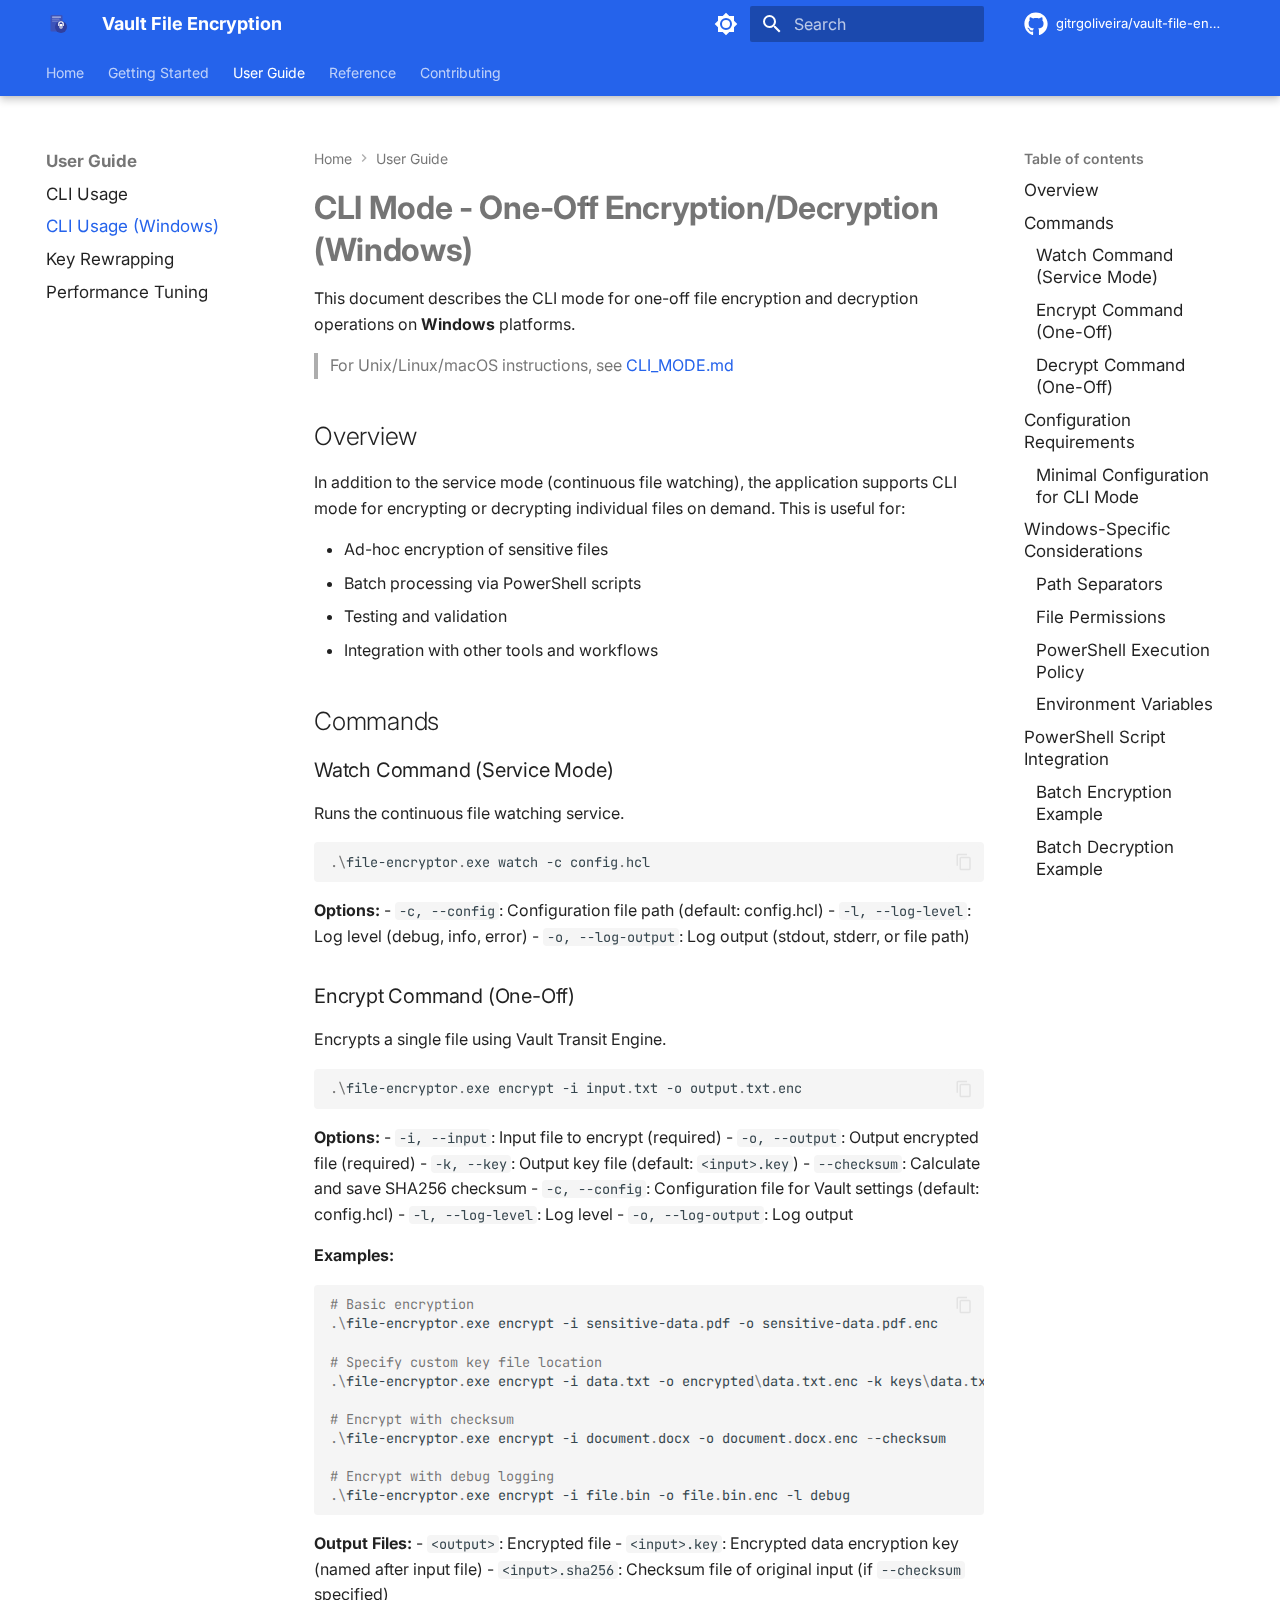
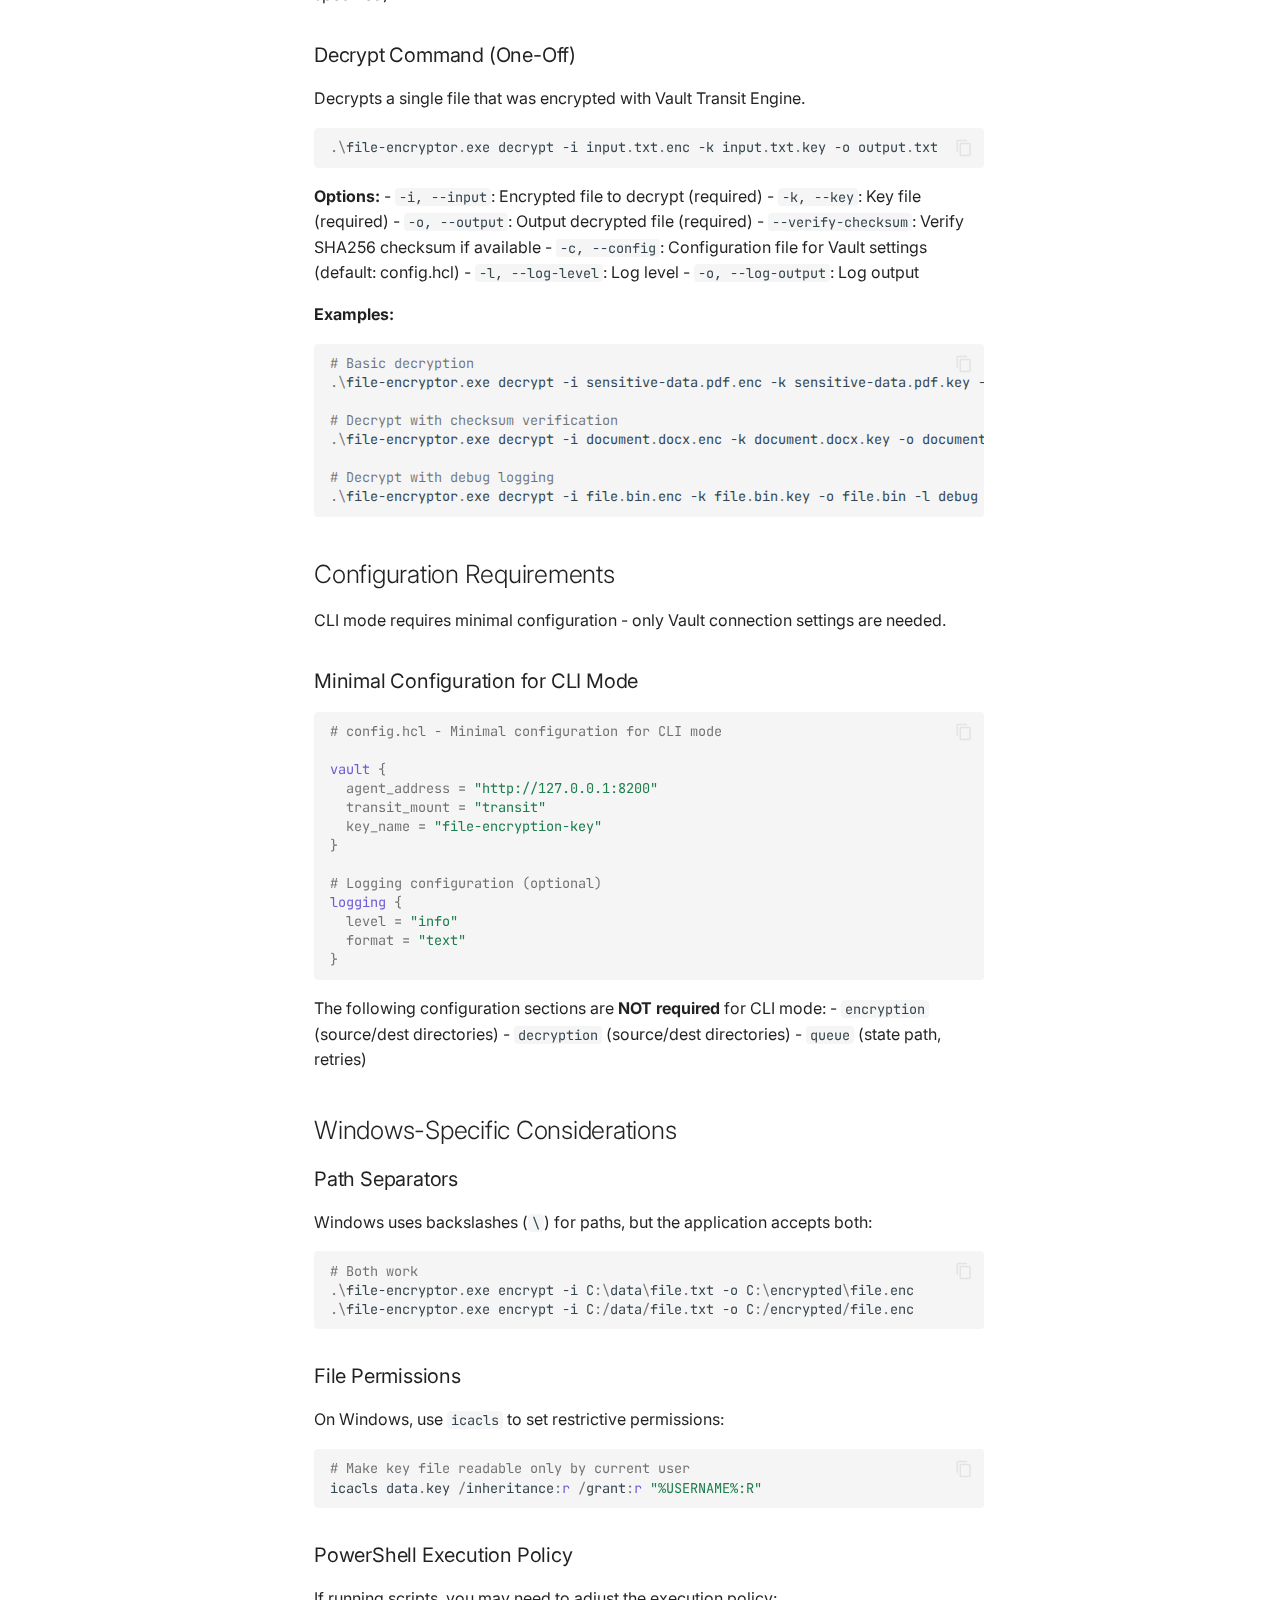
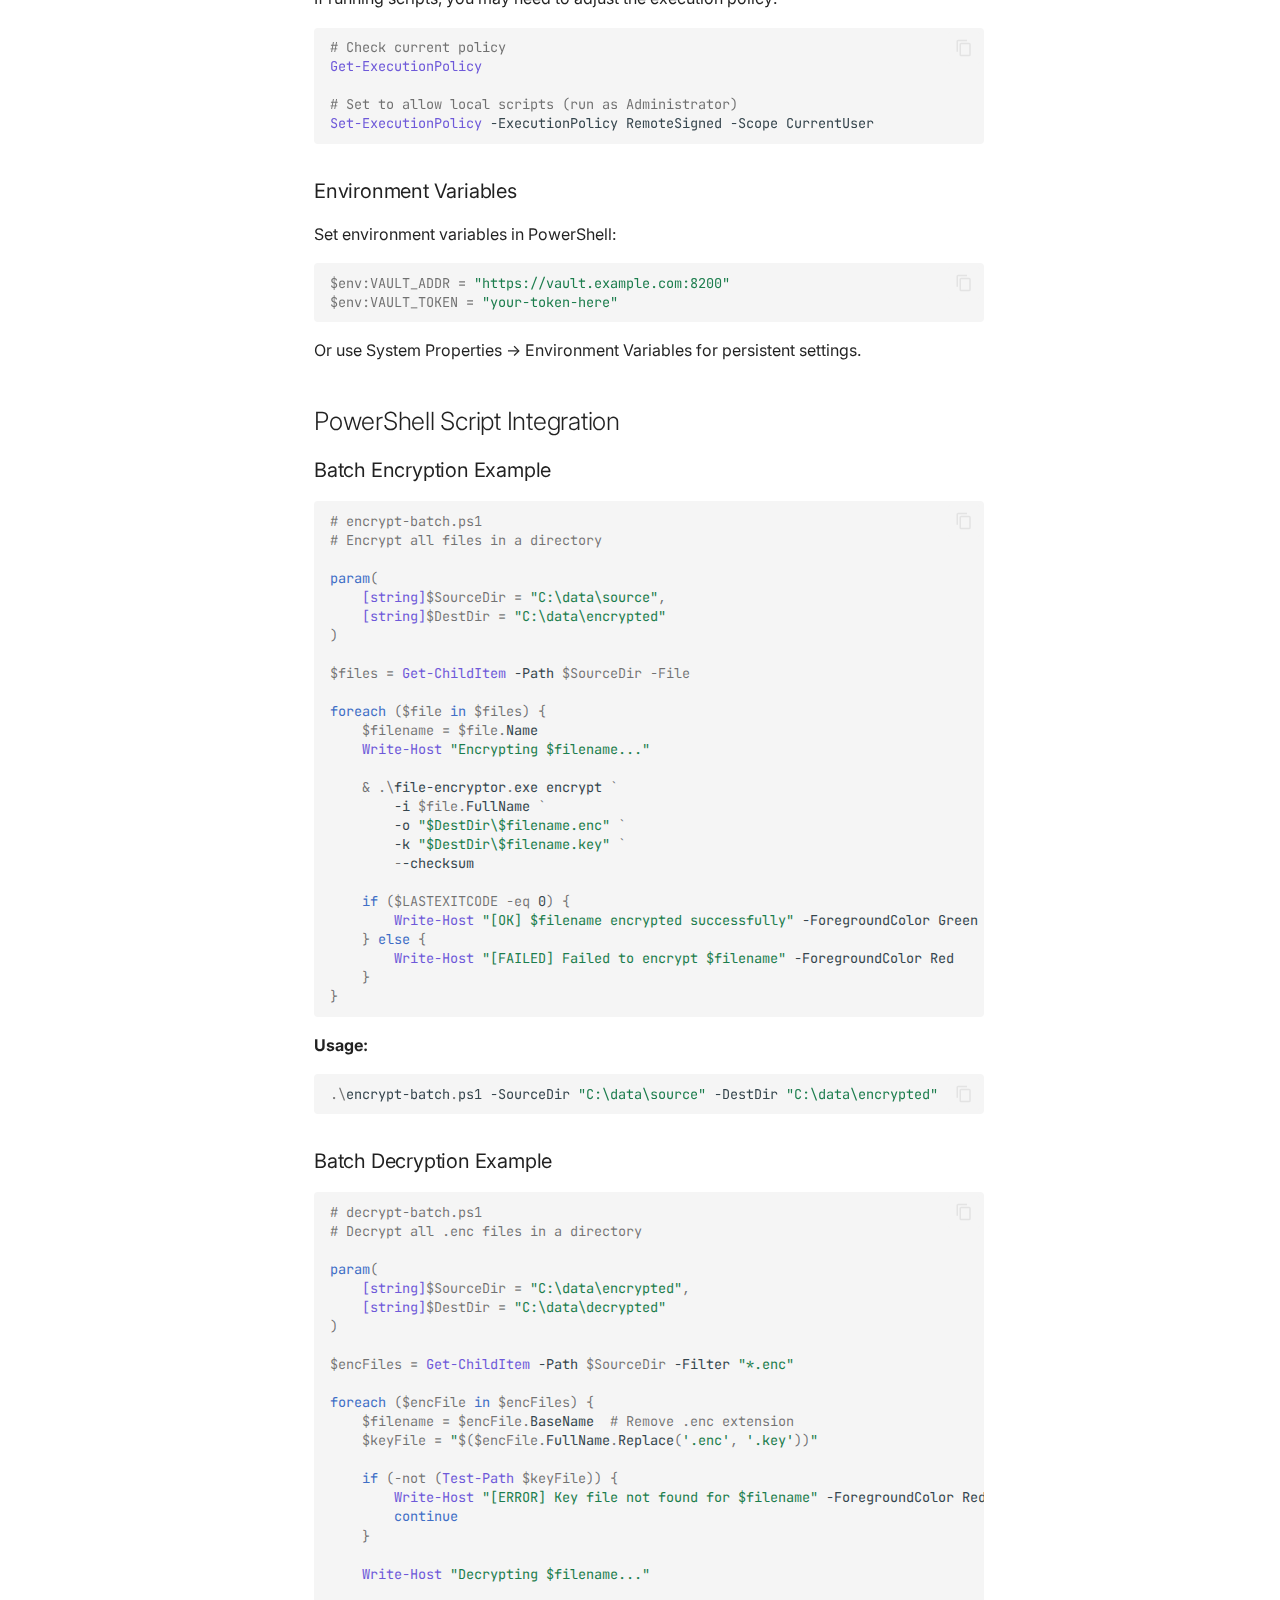
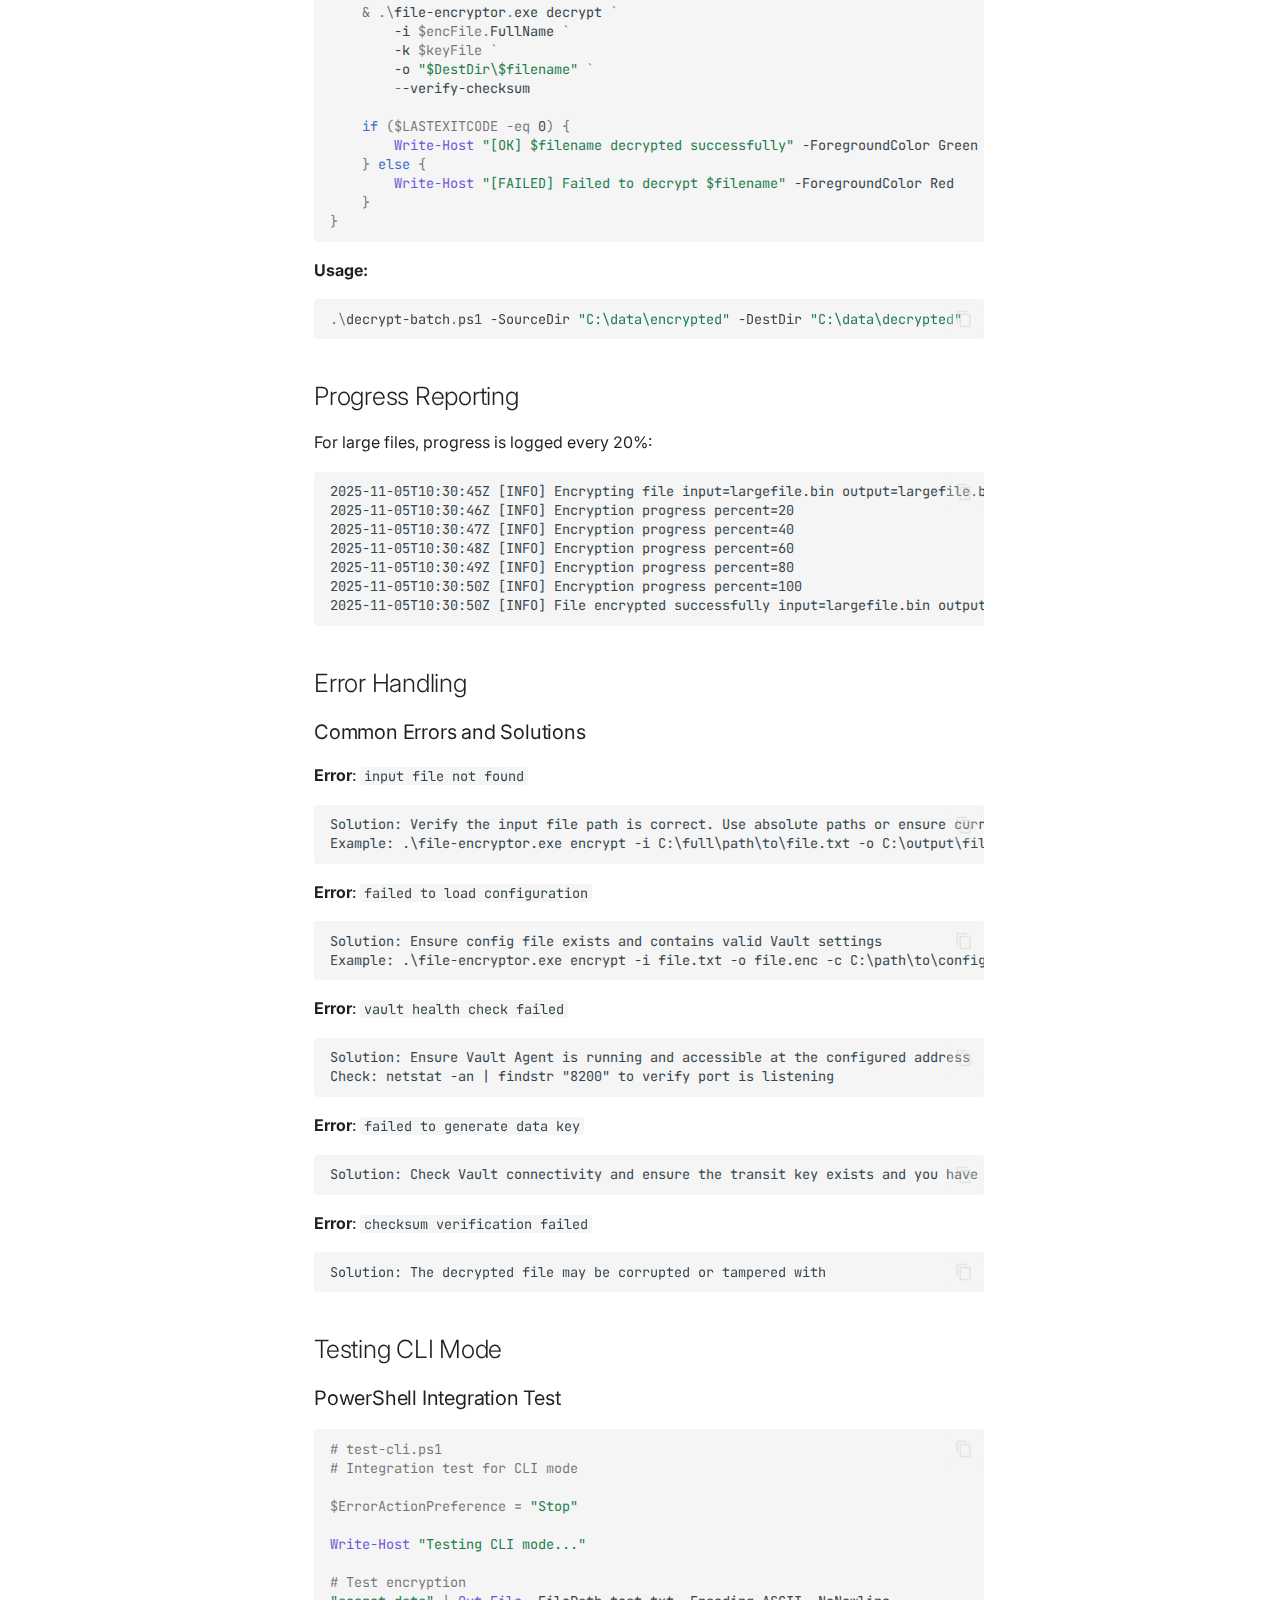
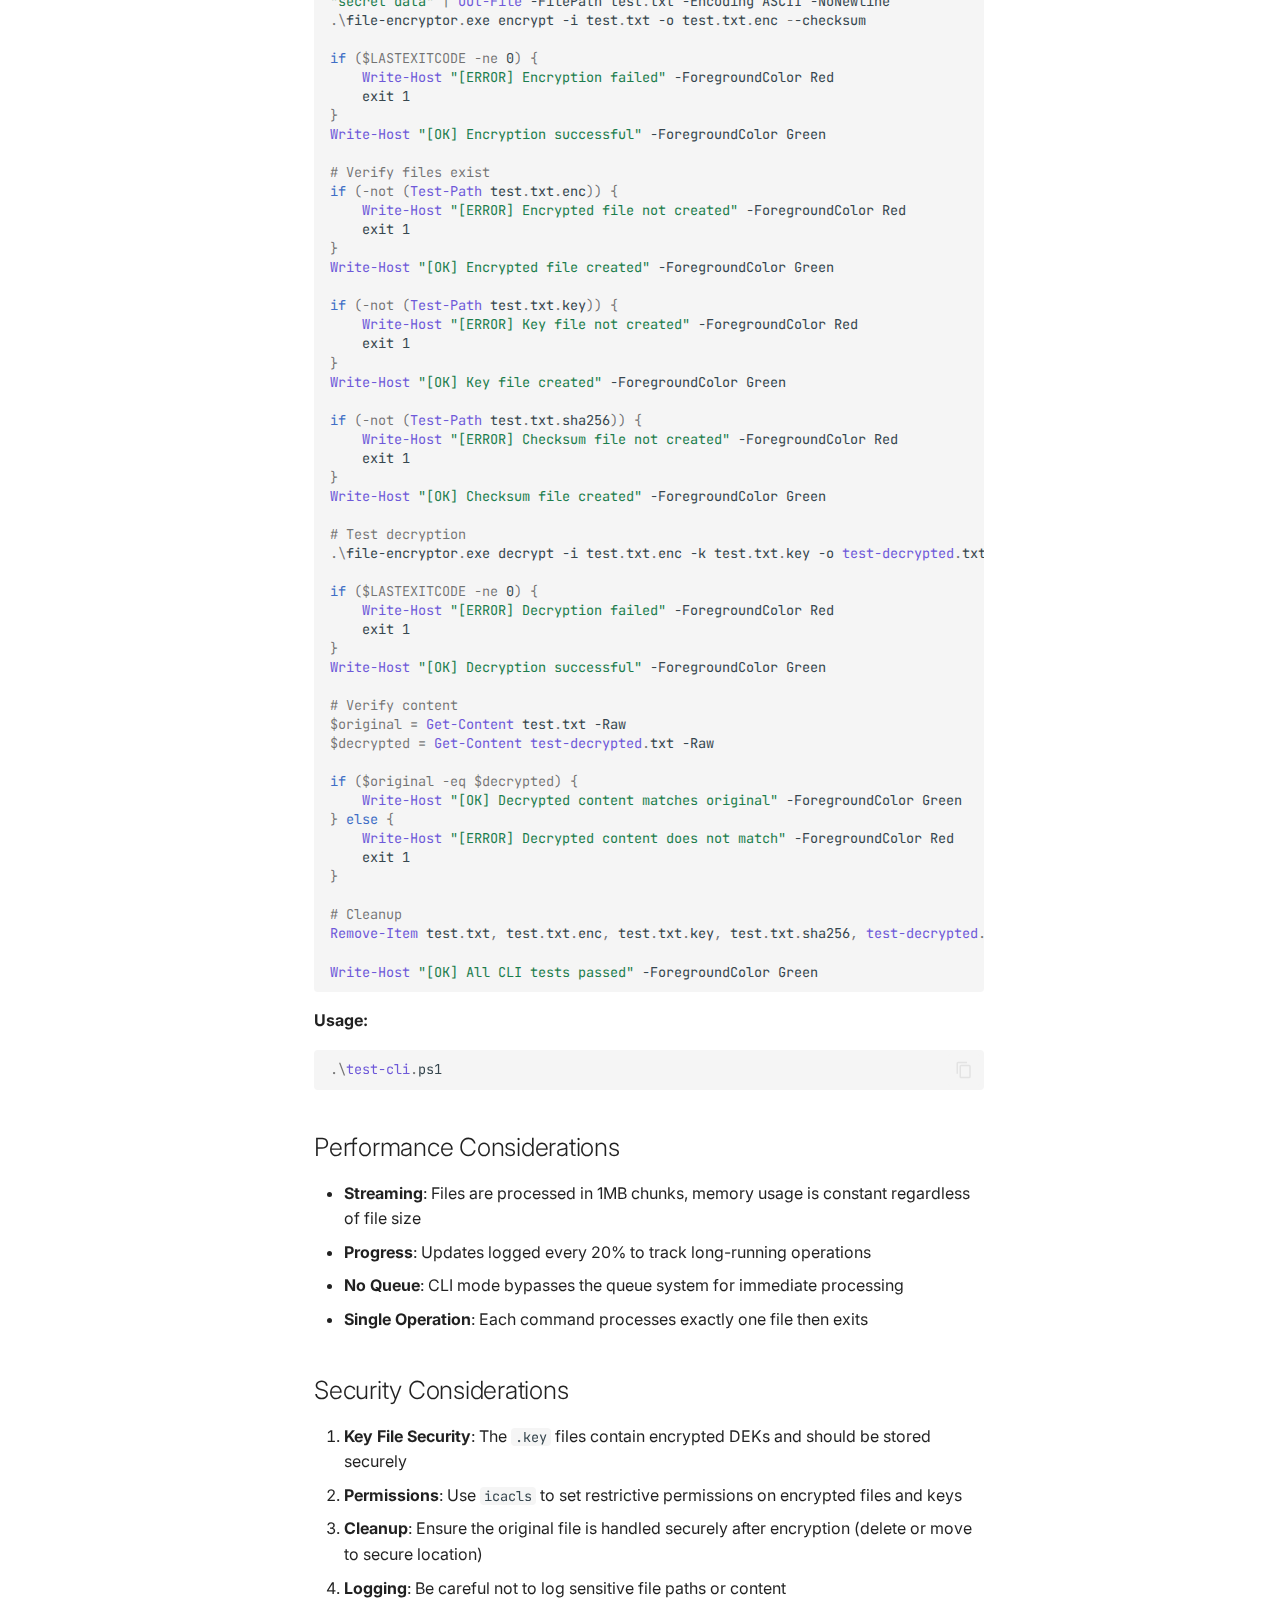
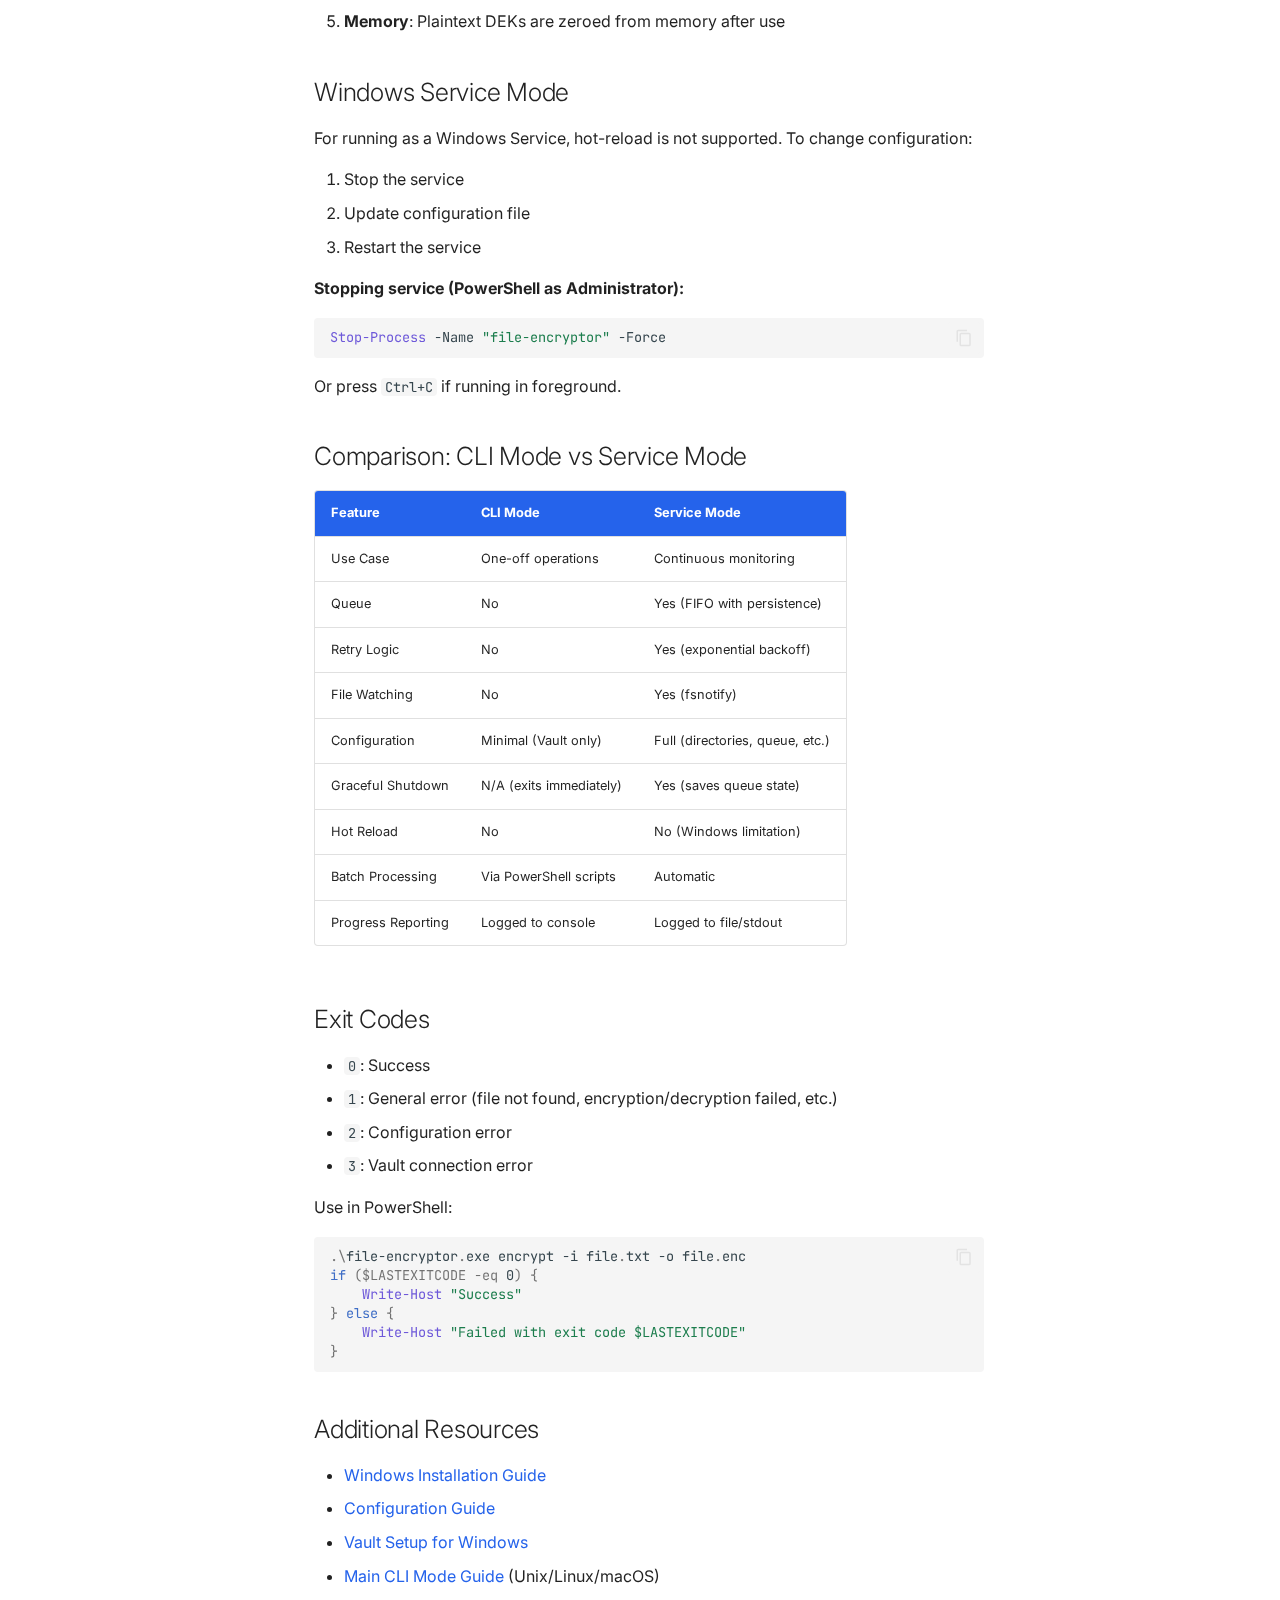
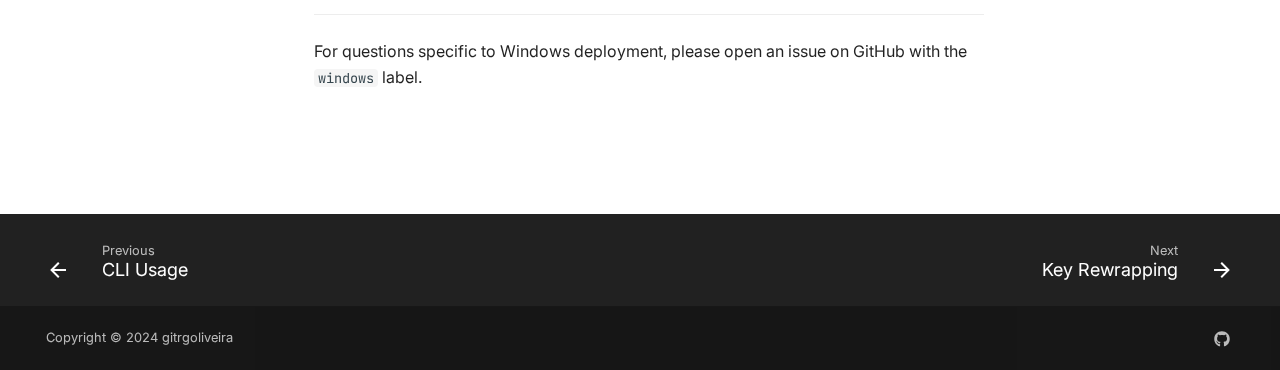
<file: guides/CLI_MODE_WINDOWS/index.html>
<!doctype html>
<html lang="en" class="no-js">
  <head>
    
      <meta charset="utf-8">
      <meta name="viewport" content="width=device-width,initial-scale=1">
      
        <meta name="description" content="Securely encrypt and decrypt files using HashiCorp Vault Transit secrets engine. A modern CLI tool for file-based encryption with key rotation support.">
      
      
        <meta name="author" content="gitrgoliveira">
      
      
        <link rel="canonical" href="https://gitrgoliveira.github.io/vault-file-encryption/guides/CLI_MODE_WINDOWS/">
      
      
        <link rel="prev" href="../CLI_MODE/">
      
      
        <link rel="next" href="../REWRAP_GUIDE/">
      
      
        
      
      
      <link rel="icon" href="../../assets/logo.svg">
      <meta name="generator" content="mkdocs-1.6.1, mkdocs-material-9.7.0">
    
    
      
        <title>CLI Usage (Windows) - Vault File Encryption</title>
      
    
    
      <link rel="stylesheet" href="../../assets/stylesheets/main.618322db.min.css">
      
        
        <link rel="stylesheet" href="../../assets/stylesheets/palette.ab4e12ef.min.css">
      
      


    
    
      
    
    
      
        
        
        <link rel="preconnect" href="https://fonts.gstatic.com" crossorigin>
        <link rel="stylesheet" href="https://fonts.googleapis.com/css?family=Inter:300,300i,400,400i,700,700i%7CJetBrains+Mono:400,400i,700,700i&display=fallback">
        <style>:root{--md-text-font:"Inter";--md-code-font:"JetBrains Mono"}</style>
      
    
    
      <link rel="stylesheet" href="../../stylesheets/extra.css">
    
    <script>__md_scope=new URL("../..",location),__md_hash=e=>[...e].reduce(((e,_)=>(e<<5)-e+_.charCodeAt(0)),0),__md_get=(e,_=localStorage,t=__md_scope)=>JSON.parse(_.getItem(t.pathname+"."+e)),__md_set=(e,_,t=localStorage,a=__md_scope)=>{try{t.setItem(a.pathname+"."+e,JSON.stringify(_))}catch(e){}}</script>
    
      

    
    
  </head>
  
  
    
    
      
    
    
    
    
    <body dir="ltr" data-md-color-scheme="default" data-md-color-primary="custom" data-md-color-accent="custom">
  
    
    <input class="md-toggle" data-md-toggle="drawer" type="checkbox" id="__drawer" autocomplete="off">
    <input class="md-toggle" data-md-toggle="search" type="checkbox" id="__search" autocomplete="off">
    <label class="md-overlay" for="__drawer"></label>
    <div data-md-component="skip">
      
        
        <a href="#cli-mode-one-off-encryptiondecryption-windows" class="md-skip">
          Skip to content
        </a>
      
    </div>
    <div data-md-component="announce">
      
    </div>
    
    
      

  

<header class="md-header md-header--shadow md-header--lifted" data-md-component="header">
  <nav class="md-header__inner md-grid" aria-label="Header">
    <a href="../.." title="Vault File Encryption" class="md-header__button md-logo" aria-label="Vault File Encryption" data-md-component="logo">
      
  <img src="../../assets/logo.svg" alt="logo">

    </a>
    <label class="md-header__button md-icon" for="__drawer">
      
      <svg xmlns="http://www.w3.org/2000/svg" viewBox="0 0 24 24"><path d="M3 6h18v2H3zm0 5h18v2H3zm0 5h18v2H3z"/></svg>
    </label>
    <div class="md-header__title" data-md-component="header-title">
      <div class="md-header__ellipsis">
        <div class="md-header__topic">
          <span class="md-ellipsis">
            Vault File Encryption
          </span>
        </div>
        <div class="md-header__topic" data-md-component="header-topic">
          <span class="md-ellipsis">
            
              CLI Usage (Windows)
            
          </span>
        </div>
      </div>
    </div>
    
      
        <form class="md-header__option" data-md-component="palette">
  
    
    
    
    <input class="md-option" data-md-color-media="(prefers-color-scheme: light)" data-md-color-scheme="default" data-md-color-primary="custom" data-md-color-accent="custom"  aria-label="Switch to dark mode"  type="radio" name="__palette" id="__palette_0">
    
      <label class="md-header__button md-icon" title="Switch to dark mode" for="__palette_1" hidden>
        <svg xmlns="http://www.w3.org/2000/svg" viewBox="0 0 24 24"><path d="M12 8a4 4 0 0 0-4 4 4 4 0 0 0 4 4 4 4 0 0 0 4-4 4 4 0 0 0-4-4m0 10a6 6 0 0 1-6-6 6 6 0 0 1 6-6 6 6 0 0 1 6 6 6 6 0 0 1-6 6m8-9.31V4h-4.69L12 .69 8.69 4H4v4.69L.69 12 4 15.31V20h4.69L12 23.31 15.31 20H20v-4.69L23.31 12z"/></svg>
      </label>
    
  
    
    
    
    <input class="md-option" data-md-color-media="(prefers-color-scheme: dark)" data-md-color-scheme="slate" data-md-color-primary="custom" data-md-color-accent="custom"  aria-label="Switch to light mode"  type="radio" name="__palette" id="__palette_1">
    
      <label class="md-header__button md-icon" title="Switch to light mode" for="__palette_0" hidden>
        <svg xmlns="http://www.w3.org/2000/svg" viewBox="0 0 24 24"><path d="M12 18c-.89 0-1.74-.2-2.5-.55C11.56 16.5 13 14.42 13 12s-1.44-4.5-3.5-5.45C10.26 6.2 11.11 6 12 6a6 6 0 0 1 6 6 6 6 0 0 1-6 6m8-9.31V4h-4.69L12 .69 8.69 4H4v4.69L.69 12 4 15.31V20h4.69L12 23.31 15.31 20H20v-4.69L23.31 12z"/></svg>
      </label>
    
  
</form>
      
    
    
      <script>var palette=__md_get("__palette");if(palette&&palette.color){if("(prefers-color-scheme)"===palette.color.media){var media=matchMedia("(prefers-color-scheme: light)"),input=document.querySelector(media.matches?"[data-md-color-media='(prefers-color-scheme: light)']":"[data-md-color-media='(prefers-color-scheme: dark)']");palette.color.media=input.getAttribute("data-md-color-media"),palette.color.scheme=input.getAttribute("data-md-color-scheme"),palette.color.primary=input.getAttribute("data-md-color-primary"),palette.color.accent=input.getAttribute("data-md-color-accent")}for(var[key,value]of Object.entries(palette.color))document.body.setAttribute("data-md-color-"+key,value)}</script>
    
    
    
      
      
        <label class="md-header__button md-icon" for="__search">
          
          <svg xmlns="http://www.w3.org/2000/svg" viewBox="0 0 24 24"><path d="M9.5 3A6.5 6.5 0 0 1 16 9.5c0 1.61-.59 3.09-1.56 4.23l.27.27h.79l5 5-1.5 1.5-5-5v-.79l-.27-.27A6.52 6.52 0 0 1 9.5 16 6.5 6.5 0 0 1 3 9.5 6.5 6.5 0 0 1 9.5 3m0 2C7 5 5 7 5 9.5S7 14 9.5 14 14 12 14 9.5 12 5 9.5 5"/></svg>
        </label>
        <div class="md-search" data-md-component="search" role="dialog">
  <label class="md-search__overlay" for="__search"></label>
  <div class="md-search__inner" role="search">
    <form class="md-search__form" name="search">
      <input type="text" class="md-search__input" name="query" aria-label="Search" placeholder="Search" autocapitalize="off" autocorrect="off" autocomplete="off" spellcheck="false" data-md-component="search-query" required>
      <label class="md-search__icon md-icon" for="__search">
        
        <svg xmlns="http://www.w3.org/2000/svg" viewBox="0 0 24 24"><path d="M9.5 3A6.5 6.5 0 0 1 16 9.5c0 1.61-.59 3.09-1.56 4.23l.27.27h.79l5 5-1.5 1.5-5-5v-.79l-.27-.27A6.52 6.52 0 0 1 9.5 16 6.5 6.5 0 0 1 3 9.5 6.5 6.5 0 0 1 9.5 3m0 2C7 5 5 7 5 9.5S7 14 9.5 14 14 12 14 9.5 12 5 9.5 5"/></svg>
        
        <svg xmlns="http://www.w3.org/2000/svg" viewBox="0 0 24 24"><path d="M20 11v2H8l5.5 5.5-1.42 1.42L4.16 12l7.92-7.92L13.5 5.5 8 11z"/></svg>
      </label>
      <nav class="md-search__options" aria-label="Search">
        
          <a href="javascript:void(0)" class="md-search__icon md-icon" title="Share" aria-label="Share" data-clipboard data-clipboard-text="" data-md-component="search-share" tabindex="-1">
            
            <svg xmlns="http://www.w3.org/2000/svg" viewBox="0 0 24 24"><path d="M18 16.08c-.76 0-1.44.3-1.96.77L8.91 12.7c.05-.23.09-.46.09-.7s-.04-.47-.09-.7l7.05-4.11c.54.5 1.25.81 2.04.81a3 3 0 0 0 3-3 3 3 0 0 0-3-3 3 3 0 0 0-3 3c0 .24.04.47.09.7L8.04 9.81C7.5 9.31 6.79 9 6 9a3 3 0 0 0-3 3 3 3 0 0 0 3 3c.79 0 1.5-.31 2.04-.81l7.12 4.15c-.05.21-.08.43-.08.66 0 1.61 1.31 2.91 2.92 2.91s2.92-1.3 2.92-2.91A2.92 2.92 0 0 0 18 16.08"/></svg>
          </a>
        
        <button type="reset" class="md-search__icon md-icon" title="Clear" aria-label="Clear" tabindex="-1">
          
          <svg xmlns="http://www.w3.org/2000/svg" viewBox="0 0 24 24"><path d="M19 6.41 17.59 5 12 10.59 6.41 5 5 6.41 10.59 12 5 17.59 6.41 19 12 13.41 17.59 19 19 17.59 13.41 12z"/></svg>
        </button>
      </nav>
      
        <div class="md-search__suggest" data-md-component="search-suggest"></div>
      
    </form>
    <div class="md-search__output">
      <div class="md-search__scrollwrap" tabindex="0" data-md-scrollfix>
        <div class="md-search-result" data-md-component="search-result">
          <div class="md-search-result__meta">
            Initializing search
          </div>
          <ol class="md-search-result__list" role="presentation"></ol>
        </div>
      </div>
    </div>
  </div>
</div>
      
    
    
      <div class="md-header__source">
        <a href="https://github.com/gitrgoliveira/vault-file-encryption" title="Go to repository" class="md-source" data-md-component="source">
  <div class="md-source__icon md-icon">
    
    <svg xmlns="http://www.w3.org/2000/svg" viewBox="0 0 512 512"><!--! Font Awesome Free 7.1.0 by @fontawesome - https://fontawesome.com License - https://fontawesome.com/license/free (Icons: CC BY 4.0, Fonts: SIL OFL 1.1, Code: MIT License) Copyright 2025 Fonticons, Inc.--><path d="M173.9 397.4c0 2-2.3 3.6-5.2 3.6-3.3.3-5.6-1.3-5.6-3.6 0-2 2.3-3.6 5.2-3.6 3-.3 5.6 1.3 5.6 3.6m-31.1-4.5c-.7 2 1.3 4.3 4.3 4.9 2.6 1 5.6 0 6.2-2s-1.3-4.3-4.3-5.2c-2.6-.7-5.5.3-6.2 2.3m44.2-1.7c-2.9.7-4.9 2.6-4.6 4.9.3 2 2.9 3.3 5.9 2.6 2.9-.7 4.9-2.6 4.6-4.6-.3-1.9-3-3.2-5.9-2.9M252.8 8C114.1 8 8 113.3 8 252c0 110.9 69.8 205.8 169.5 239.2 12.8 2.3 17.3-5.6 17.3-12.1 0-6.2-.3-40.4-.3-61.4 0 0-70 15-84.7-29.8 0 0-11.4-29.1-27.8-36.6 0 0-22.9-15.7 1.6-15.4 0 0 24.9 2 38.6 25.8 21.9 38.6 58.6 27.5 72.9 20.9 2.3-16 8.8-27.1 16-33.7-55.9-6.2-112.3-14.3-112.3-110.5 0-27.5 7.6-41.3 23.6-58.9-2.6-6.5-11.1-33.3 2.6-67.9 20.9-6.5 69 27 69 27 20-5.6 41.5-8.5 62.8-8.5s42.8 2.9 62.8 8.5c0 0 48.1-33.6 69-27 13.7 34.7 5.2 61.4 2.6 67.9 16 17.7 25.8 31.5 25.8 58.9 0 96.5-58.9 104.2-114.8 110.5 9.2 7.9 17 22.9 17 46.4 0 33.7-.3 75.4-.3 83.6 0 6.5 4.6 14.4 17.3 12.1C436.2 457.8 504 362.9 504 252 504 113.3 391.5 8 252.8 8M105.2 352.9c-1.3 1-1 3.3.7 5.2 1.6 1.6 3.9 2.3 5.2 1 1.3-1 1-3.3-.7-5.2-1.6-1.6-3.9-2.3-5.2-1m-10.8-8.1c-.7 1.3.3 2.9 2.3 3.9 1.6 1 3.6.7 4.3-.7.7-1.3-.3-2.9-2.3-3.9-2-.6-3.6-.3-4.3.7m32.4 35.6c-1.6 1.3-1 4.3 1.3 6.2 2.3 2.3 5.2 2.6 6.5 1 1.3-1.3.7-4.3-1.3-6.2-2.2-2.3-5.2-2.6-6.5-1m-11.4-14.7c-1.6 1-1.6 3.6 0 5.9s4.3 3.3 5.6 2.3c1.6-1.3 1.6-3.9 0-6.2-1.4-2.3-4-3.3-5.6-2"/></svg>
  </div>
  <div class="md-source__repository">
    gitrgoliveira/vault-file-encryption
  </div>
</a>
      </div>
    
  </nav>
  
    
      
<nav class="md-tabs" aria-label="Tabs" data-md-component="tabs">
  <div class="md-grid">
    <ul class="md-tabs__list">
      
        
  
  
  
  
    <li class="md-tabs__item">
      <a href="../.." class="md-tabs__link">
        
  
  
    
  
  Home

      </a>
    </li>
  

      
        
  
  
  
  
    
    
      <li class="md-tabs__item">
        <a href="../VAULT_SETUP_GUIDE/" class="md-tabs__link">
          
  
  
  Getting Started

        </a>
      </li>
    
  

      
        
  
  
  
    
  
  
    
    
      <li class="md-tabs__item md-tabs__item--active">
        <a href="../CLI_MODE/" class="md-tabs__link">
          
  
  
  User Guide

        </a>
      </li>
    
  

      
        
  
  
  
  
    
    
      <li class="md-tabs__item">
        <a href="../../ARCHITECTURE/" class="md-tabs__link">
          
  
  
  Reference

        </a>
      </li>
    
  

      
        
  
  
  
  
    <li class="md-tabs__item">
      <a href="../../CONTRIBUTING/" class="md-tabs__link">
        
  
  
    
  
  Contributing

      </a>
    </li>
  

      
    </ul>
  </div>
</nav>
    
  
</header>
    
    <div class="md-container" data-md-component="container">
      
      
        
      
      <main class="md-main" data-md-component="main">
        <div class="md-main__inner md-grid">
          
            
              
              <div class="md-sidebar md-sidebar--primary" data-md-component="sidebar" data-md-type="navigation" >
                <div class="md-sidebar__scrollwrap">
                  <div class="md-sidebar__inner">
                    


  


<nav class="md-nav md-nav--primary md-nav--lifted" aria-label="Navigation" data-md-level="0">
  <label class="md-nav__title" for="__drawer">
    <a href="../.." title="Vault File Encryption" class="md-nav__button md-logo" aria-label="Vault File Encryption" data-md-component="logo">
      
  <img src="../../assets/logo.svg" alt="logo">

    </a>
    Vault File Encryption
  </label>
  
    <div class="md-nav__source">
      <a href="https://github.com/gitrgoliveira/vault-file-encryption" title="Go to repository" class="md-source" data-md-component="source">
  <div class="md-source__icon md-icon">
    
    <svg xmlns="http://www.w3.org/2000/svg" viewBox="0 0 512 512"><!--! Font Awesome Free 7.1.0 by @fontawesome - https://fontawesome.com License - https://fontawesome.com/license/free (Icons: CC BY 4.0, Fonts: SIL OFL 1.1, Code: MIT License) Copyright 2025 Fonticons, Inc.--><path d="M173.9 397.4c0 2-2.3 3.6-5.2 3.6-3.3.3-5.6-1.3-5.6-3.6 0-2 2.3-3.6 5.2-3.6 3-.3 5.6 1.3 5.6 3.6m-31.1-4.5c-.7 2 1.3 4.3 4.3 4.9 2.6 1 5.6 0 6.2-2s-1.3-4.3-4.3-5.2c-2.6-.7-5.5.3-6.2 2.3m44.2-1.7c-2.9.7-4.9 2.6-4.6 4.9.3 2 2.9 3.3 5.9 2.6 2.9-.7 4.9-2.6 4.6-4.6-.3-1.9-3-3.2-5.9-2.9M252.8 8C114.1 8 8 113.3 8 252c0 110.9 69.8 205.8 169.5 239.2 12.8 2.3 17.3-5.6 17.3-12.1 0-6.2-.3-40.4-.3-61.4 0 0-70 15-84.7-29.8 0 0-11.4-29.1-27.8-36.6 0 0-22.9-15.7 1.6-15.4 0 0 24.9 2 38.6 25.8 21.9 38.6 58.6 27.5 72.9 20.9 2.3-16 8.8-27.1 16-33.7-55.9-6.2-112.3-14.3-112.3-110.5 0-27.5 7.6-41.3 23.6-58.9-2.6-6.5-11.1-33.3 2.6-67.9 20.9-6.5 69 27 69 27 20-5.6 41.5-8.5 62.8-8.5s42.8 2.9 62.8 8.5c0 0 48.1-33.6 69-27 13.7 34.7 5.2 61.4 2.6 67.9 16 17.7 25.8 31.5 25.8 58.9 0 96.5-58.9 104.2-114.8 110.5 9.2 7.9 17 22.9 17 46.4 0 33.7-.3 75.4-.3 83.6 0 6.5 4.6 14.4 17.3 12.1C436.2 457.8 504 362.9 504 252 504 113.3 391.5 8 252.8 8M105.2 352.9c-1.3 1-1 3.3.7 5.2 1.6 1.6 3.9 2.3 5.2 1 1.3-1 1-3.3-.7-5.2-1.6-1.6-3.9-2.3-5.2-1m-10.8-8.1c-.7 1.3.3 2.9 2.3 3.9 1.6 1 3.6.7 4.3-.7.7-1.3-.3-2.9-2.3-3.9-2-.6-3.6-.3-4.3.7m32.4 35.6c-1.6 1.3-1 4.3 1.3 6.2 2.3 2.3 5.2 2.6 6.5 1 1.3-1.3.7-4.3-1.3-6.2-2.2-2.3-5.2-2.6-6.5-1m-11.4-14.7c-1.6 1-1.6 3.6 0 5.9s4.3 3.3 5.6 2.3c1.6-1.3 1.6-3.9 0-6.2-1.4-2.3-4-3.3-5.6-2"/></svg>
  </div>
  <div class="md-source__repository">
    gitrgoliveira/vault-file-encryption
  </div>
</a>
    </div>
  
  <ul class="md-nav__list" data-md-scrollfix>
    
      
      
  
  
  
  
    <li class="md-nav__item">
      <a href="../.." class="md-nav__link">
        
  
  
  <span class="md-ellipsis">
    
  
    Home
  

    
  </span>
  
  

      </a>
    </li>
  

    
      
      
  
  
  
  
    
    
    
    
      
      
        
      
    
    
    <li class="md-nav__item md-nav__item--nested">
      
        
        
          
        
        <input class="md-nav__toggle md-toggle md-toggle--indeterminate" type="checkbox" id="__nav_2" >
        
          
          <label class="md-nav__link" for="__nav_2" id="__nav_2_label" tabindex="0">
            
  
  
  <span class="md-ellipsis">
    
  
    Getting Started
  

    
  </span>
  
  

            <span class="md-nav__icon md-icon"></span>
          </label>
        
        <nav class="md-nav" data-md-level="1" aria-labelledby="__nav_2_label" aria-expanded="false">
          <label class="md-nav__title" for="__nav_2">
            <span class="md-nav__icon md-icon"></span>
            
  
    Getting Started
  

          </label>
          <ul class="md-nav__list" data-md-scrollfix>
            
              
                
  
  
  
  
    <li class="md-nav__item">
      <a href="../VAULT_SETUP_GUIDE/" class="md-nav__link">
        
  
  
  <span class="md-ellipsis">
    
  
    Vault Setup
  

    
  </span>
  
  

      </a>
    </li>
  

              
            
              
                
  
  
  
  
    <li class="md-nav__item">
      <a href="../VAULT_SETUP_GUIDE_WINDOWS/" class="md-nav__link">
        
  
  
  <span class="md-ellipsis">
    
  
    Vault Setup (Windows)
  

    
  </span>
  
  

      </a>
    </li>
  

              
            
              
                
  
  
  
  
    <li class="md-nav__item">
      <a href="../VAULT_ENTERPRISE_SETUP_GUIDE/" class="md-nav__link">
        
  
  
  <span class="md-ellipsis">
    
  
    Vault Enterprise
  

    
  </span>
  
  

      </a>
    </li>
  

              
            
          </ul>
        </nav>
      
    </li>
  

    
      
      
  
  
    
  
  
  
    
    
    
    
      
        
        
      
      
        
      
    
    
    <li class="md-nav__item md-nav__item--active md-nav__item--section md-nav__item--nested">
      
        
        
        <input class="md-nav__toggle md-toggle " type="checkbox" id="__nav_3" checked>
        
          
          <label class="md-nav__link" for="__nav_3" id="__nav_3_label" tabindex="">
            
  
  
  <span class="md-ellipsis">
    
  
    User Guide
  

    
  </span>
  
  

            <span class="md-nav__icon md-icon"></span>
          </label>
        
        <nav class="md-nav" data-md-level="1" aria-labelledby="__nav_3_label" aria-expanded="true">
          <label class="md-nav__title" for="__nav_3">
            <span class="md-nav__icon md-icon"></span>
            
  
    User Guide
  

          </label>
          <ul class="md-nav__list" data-md-scrollfix>
            
              
                
  
  
  
  
    <li class="md-nav__item">
      <a href="../CLI_MODE/" class="md-nav__link">
        
  
  
  <span class="md-ellipsis">
    
  
    CLI Usage
  

    
  </span>
  
  

      </a>
    </li>
  

              
            
              
                
  
  
    
  
  
  
    <li class="md-nav__item md-nav__item--active">
      
      <input class="md-nav__toggle md-toggle" type="checkbox" id="__toc">
      
      
        
      
      
        <label class="md-nav__link md-nav__link--active" for="__toc">
          
  
  
  <span class="md-ellipsis">
    
  
    CLI Usage (Windows)
  

    
  </span>
  
  

          <span class="md-nav__icon md-icon"></span>
        </label>
      
      <a href="./" class="md-nav__link md-nav__link--active">
        
  
  
  <span class="md-ellipsis">
    
  
    CLI Usage (Windows)
  

    
  </span>
  
  

      </a>
      
        

<nav class="md-nav md-nav--secondary" aria-label="Table of contents">
  
  
  
    
  
  
    <label class="md-nav__title" for="__toc">
      <span class="md-nav__icon md-icon"></span>
      Table of contents
    </label>
    <ul class="md-nav__list" data-md-component="toc" data-md-scrollfix>
      
        <li class="md-nav__item">
  <a href="#overview" class="md-nav__link">
    <span class="md-ellipsis">
      
        Overview
      
    </span>
  </a>
  
</li>
      
        <li class="md-nav__item">
  <a href="#commands" class="md-nav__link">
    <span class="md-ellipsis">
      
        Commands
      
    </span>
  </a>
  
    <nav class="md-nav" aria-label="Commands">
      <ul class="md-nav__list">
        
          <li class="md-nav__item">
  <a href="#watch-command-service-mode" class="md-nav__link">
    <span class="md-ellipsis">
      
        Watch Command (Service Mode)
      
    </span>
  </a>
  
</li>
        
          <li class="md-nav__item">
  <a href="#encrypt-command-one-off" class="md-nav__link">
    <span class="md-ellipsis">
      
        Encrypt Command (One-Off)
      
    </span>
  </a>
  
</li>
        
          <li class="md-nav__item">
  <a href="#decrypt-command-one-off" class="md-nav__link">
    <span class="md-ellipsis">
      
        Decrypt Command (One-Off)
      
    </span>
  </a>
  
</li>
        
      </ul>
    </nav>
  
</li>
      
        <li class="md-nav__item">
  <a href="#configuration-requirements" class="md-nav__link">
    <span class="md-ellipsis">
      
        Configuration Requirements
      
    </span>
  </a>
  
    <nav class="md-nav" aria-label="Configuration Requirements">
      <ul class="md-nav__list">
        
          <li class="md-nav__item">
  <a href="#minimal-configuration-for-cli-mode" class="md-nav__link">
    <span class="md-ellipsis">
      
        Minimal Configuration for CLI Mode
      
    </span>
  </a>
  
</li>
        
      </ul>
    </nav>
  
</li>
      
        <li class="md-nav__item">
  <a href="#windows-specific-considerations" class="md-nav__link">
    <span class="md-ellipsis">
      
        Windows-Specific Considerations
      
    </span>
  </a>
  
    <nav class="md-nav" aria-label="Windows-Specific Considerations">
      <ul class="md-nav__list">
        
          <li class="md-nav__item">
  <a href="#path-separators" class="md-nav__link">
    <span class="md-ellipsis">
      
        Path Separators
      
    </span>
  </a>
  
</li>
        
          <li class="md-nav__item">
  <a href="#file-permissions" class="md-nav__link">
    <span class="md-ellipsis">
      
        File Permissions
      
    </span>
  </a>
  
</li>
        
          <li class="md-nav__item">
  <a href="#powershell-execution-policy" class="md-nav__link">
    <span class="md-ellipsis">
      
        PowerShell Execution Policy
      
    </span>
  </a>
  
</li>
        
          <li class="md-nav__item">
  <a href="#environment-variables" class="md-nav__link">
    <span class="md-ellipsis">
      
        Environment Variables
      
    </span>
  </a>
  
</li>
        
      </ul>
    </nav>
  
</li>
      
        <li class="md-nav__item">
  <a href="#powershell-script-integration" class="md-nav__link">
    <span class="md-ellipsis">
      
        PowerShell Script Integration
      
    </span>
  </a>
  
    <nav class="md-nav" aria-label="PowerShell Script Integration">
      <ul class="md-nav__list">
        
          <li class="md-nav__item">
  <a href="#batch-encryption-example" class="md-nav__link">
    <span class="md-ellipsis">
      
        Batch Encryption Example
      
    </span>
  </a>
  
</li>
        
          <li class="md-nav__item">
  <a href="#batch-decryption-example" class="md-nav__link">
    <span class="md-ellipsis">
      
        Batch Decryption Example
      
    </span>
  </a>
  
</li>
        
      </ul>
    </nav>
  
</li>
      
        <li class="md-nav__item">
  <a href="#progress-reporting" class="md-nav__link">
    <span class="md-ellipsis">
      
        Progress Reporting
      
    </span>
  </a>
  
</li>
      
        <li class="md-nav__item">
  <a href="#error-handling" class="md-nav__link">
    <span class="md-ellipsis">
      
        Error Handling
      
    </span>
  </a>
  
    <nav class="md-nav" aria-label="Error Handling">
      <ul class="md-nav__list">
        
          <li class="md-nav__item">
  <a href="#common-errors-and-solutions" class="md-nav__link">
    <span class="md-ellipsis">
      
        Common Errors and Solutions
      
    </span>
  </a>
  
</li>
        
      </ul>
    </nav>
  
</li>
      
        <li class="md-nav__item">
  <a href="#testing-cli-mode" class="md-nav__link">
    <span class="md-ellipsis">
      
        Testing CLI Mode
      
    </span>
  </a>
  
    <nav class="md-nav" aria-label="Testing CLI Mode">
      <ul class="md-nav__list">
        
          <li class="md-nav__item">
  <a href="#powershell-integration-test" class="md-nav__link">
    <span class="md-ellipsis">
      
        PowerShell Integration Test
      
    </span>
  </a>
  
</li>
        
      </ul>
    </nav>
  
</li>
      
        <li class="md-nav__item">
  <a href="#performance-considerations" class="md-nav__link">
    <span class="md-ellipsis">
      
        Performance Considerations
      
    </span>
  </a>
  
</li>
      
        <li class="md-nav__item">
  <a href="#security-considerations" class="md-nav__link">
    <span class="md-ellipsis">
      
        Security Considerations
      
    </span>
  </a>
  
</li>
      
        <li class="md-nav__item">
  <a href="#windows-service-mode" class="md-nav__link">
    <span class="md-ellipsis">
      
        Windows Service Mode
      
    </span>
  </a>
  
</li>
      
        <li class="md-nav__item">
  <a href="#comparison-cli-mode-vs-service-mode" class="md-nav__link">
    <span class="md-ellipsis">
      
        Comparison: CLI Mode vs Service Mode
      
    </span>
  </a>
  
</li>
      
        <li class="md-nav__item">
  <a href="#exit-codes" class="md-nav__link">
    <span class="md-ellipsis">
      
        Exit Codes
      
    </span>
  </a>
  
</li>
      
        <li class="md-nav__item">
  <a href="#additional-resources" class="md-nav__link">
    <span class="md-ellipsis">
      
        Additional Resources
      
    </span>
  </a>
  
</li>
      
    </ul>
  
</nav>
      
    </li>
  

              
            
              
                
  
  
  
  
    <li class="md-nav__item">
      <a href="../REWRAP_GUIDE/" class="md-nav__link">
        
  
  
  <span class="md-ellipsis">
    
  
    Key Rewrapping
  

    
  </span>
  
  

      </a>
    </li>
  

              
            
              
                
  
  
  
  
    <li class="md-nav__item">
      <a href="../CHUNK_SIZE_TUNING/" class="md-nav__link">
        
  
  
  <span class="md-ellipsis">
    
  
    Performance Tuning
  

    
  </span>
  
  

      </a>
    </li>
  

              
            
          </ul>
        </nav>
      
    </li>
  

    
      
      
  
  
  
  
    
    
    
    
      
      
        
      
    
    
    <li class="md-nav__item md-nav__item--nested">
      
        
        
          
        
        <input class="md-nav__toggle md-toggle md-toggle--indeterminate" type="checkbox" id="__nav_4" >
        
          
          <label class="md-nav__link" for="__nav_4" id="__nav_4_label" tabindex="0">
            
  
  
  <span class="md-ellipsis">
    
  
    Reference
  

    
  </span>
  
  

            <span class="md-nav__icon md-icon"></span>
          </label>
        
        <nav class="md-nav" data-md-level="1" aria-labelledby="__nav_4_label" aria-expanded="false">
          <label class="md-nav__title" for="__nav_4">
            <span class="md-nav__icon md-icon"></span>
            
  
    Reference
  

          </label>
          <ul class="md-nav__list" data-md-scrollfix>
            
              
                
  
  
  
  
    <li class="md-nav__item">
      <a href="../../ARCHITECTURE/" class="md-nav__link">
        
  
  
  <span class="md-ellipsis">
    
  
    Architecture
  

    
  </span>
  
  

      </a>
    </li>
  

              
            
              
                
  
  
  
  
    <li class="md-nav__item">
      <a href="../../MIGRATION_GUIDE/" class="md-nav__link">
        
  
  
  <span class="md-ellipsis">
    
  
    Migration Guide
  

    
  </span>
  
  

      </a>
    </li>
  

              
            
          </ul>
        </nav>
      
    </li>
  

    
      
      
  
  
  
  
    <li class="md-nav__item">
      <a href="../../CONTRIBUTING/" class="md-nav__link">
        
  
  
  <span class="md-ellipsis">
    
  
    Contributing
  

    
  </span>
  
  

      </a>
    </li>
  

    
  </ul>
</nav>
                  </div>
                </div>
              </div>
            
            
              
              <div class="md-sidebar md-sidebar--secondary" data-md-component="sidebar" data-md-type="toc" >
                <div class="md-sidebar__scrollwrap">
                  <div class="md-sidebar__inner">
                    

<nav class="md-nav md-nav--secondary" aria-label="Table of contents">
  
  
  
    
  
  
    <label class="md-nav__title" for="__toc">
      <span class="md-nav__icon md-icon"></span>
      Table of contents
    </label>
    <ul class="md-nav__list" data-md-component="toc" data-md-scrollfix>
      
        <li class="md-nav__item">
  <a href="#overview" class="md-nav__link">
    <span class="md-ellipsis">
      
        Overview
      
    </span>
  </a>
  
</li>
      
        <li class="md-nav__item">
  <a href="#commands" class="md-nav__link">
    <span class="md-ellipsis">
      
        Commands
      
    </span>
  </a>
  
    <nav class="md-nav" aria-label="Commands">
      <ul class="md-nav__list">
        
          <li class="md-nav__item">
  <a href="#watch-command-service-mode" class="md-nav__link">
    <span class="md-ellipsis">
      
        Watch Command (Service Mode)
      
    </span>
  </a>
  
</li>
        
          <li class="md-nav__item">
  <a href="#encrypt-command-one-off" class="md-nav__link">
    <span class="md-ellipsis">
      
        Encrypt Command (One-Off)
      
    </span>
  </a>
  
</li>
        
          <li class="md-nav__item">
  <a href="#decrypt-command-one-off" class="md-nav__link">
    <span class="md-ellipsis">
      
        Decrypt Command (One-Off)
      
    </span>
  </a>
  
</li>
        
      </ul>
    </nav>
  
</li>
      
        <li class="md-nav__item">
  <a href="#configuration-requirements" class="md-nav__link">
    <span class="md-ellipsis">
      
        Configuration Requirements
      
    </span>
  </a>
  
    <nav class="md-nav" aria-label="Configuration Requirements">
      <ul class="md-nav__list">
        
          <li class="md-nav__item">
  <a href="#minimal-configuration-for-cli-mode" class="md-nav__link">
    <span class="md-ellipsis">
      
        Minimal Configuration for CLI Mode
      
    </span>
  </a>
  
</li>
        
      </ul>
    </nav>
  
</li>
      
        <li class="md-nav__item">
  <a href="#windows-specific-considerations" class="md-nav__link">
    <span class="md-ellipsis">
      
        Windows-Specific Considerations
      
    </span>
  </a>
  
    <nav class="md-nav" aria-label="Windows-Specific Considerations">
      <ul class="md-nav__list">
        
          <li class="md-nav__item">
  <a href="#path-separators" class="md-nav__link">
    <span class="md-ellipsis">
      
        Path Separators
      
    </span>
  </a>
  
</li>
        
          <li class="md-nav__item">
  <a href="#file-permissions" class="md-nav__link">
    <span class="md-ellipsis">
      
        File Permissions
      
    </span>
  </a>
  
</li>
        
          <li class="md-nav__item">
  <a href="#powershell-execution-policy" class="md-nav__link">
    <span class="md-ellipsis">
      
        PowerShell Execution Policy
      
    </span>
  </a>
  
</li>
        
          <li class="md-nav__item">
  <a href="#environment-variables" class="md-nav__link">
    <span class="md-ellipsis">
      
        Environment Variables
      
    </span>
  </a>
  
</li>
        
      </ul>
    </nav>
  
</li>
      
        <li class="md-nav__item">
  <a href="#powershell-script-integration" class="md-nav__link">
    <span class="md-ellipsis">
      
        PowerShell Script Integration
      
    </span>
  </a>
  
    <nav class="md-nav" aria-label="PowerShell Script Integration">
      <ul class="md-nav__list">
        
          <li class="md-nav__item">
  <a href="#batch-encryption-example" class="md-nav__link">
    <span class="md-ellipsis">
      
        Batch Encryption Example
      
    </span>
  </a>
  
</li>
        
          <li class="md-nav__item">
  <a href="#batch-decryption-example" class="md-nav__link">
    <span class="md-ellipsis">
      
        Batch Decryption Example
      
    </span>
  </a>
  
</li>
        
      </ul>
    </nav>
  
</li>
      
        <li class="md-nav__item">
  <a href="#progress-reporting" class="md-nav__link">
    <span class="md-ellipsis">
      
        Progress Reporting
      
    </span>
  </a>
  
</li>
      
        <li class="md-nav__item">
  <a href="#error-handling" class="md-nav__link">
    <span class="md-ellipsis">
      
        Error Handling
      
    </span>
  </a>
  
    <nav class="md-nav" aria-label="Error Handling">
      <ul class="md-nav__list">
        
          <li class="md-nav__item">
  <a href="#common-errors-and-solutions" class="md-nav__link">
    <span class="md-ellipsis">
      
        Common Errors and Solutions
      
    </span>
  </a>
  
</li>
        
      </ul>
    </nav>
  
</li>
      
        <li class="md-nav__item">
  <a href="#testing-cli-mode" class="md-nav__link">
    <span class="md-ellipsis">
      
        Testing CLI Mode
      
    </span>
  </a>
  
    <nav class="md-nav" aria-label="Testing CLI Mode">
      <ul class="md-nav__list">
        
          <li class="md-nav__item">
  <a href="#powershell-integration-test" class="md-nav__link">
    <span class="md-ellipsis">
      
        PowerShell Integration Test
      
    </span>
  </a>
  
</li>
        
      </ul>
    </nav>
  
</li>
      
        <li class="md-nav__item">
  <a href="#performance-considerations" class="md-nav__link">
    <span class="md-ellipsis">
      
        Performance Considerations
      
    </span>
  </a>
  
</li>
      
        <li class="md-nav__item">
  <a href="#security-considerations" class="md-nav__link">
    <span class="md-ellipsis">
      
        Security Considerations
      
    </span>
  </a>
  
</li>
      
        <li class="md-nav__item">
  <a href="#windows-service-mode" class="md-nav__link">
    <span class="md-ellipsis">
      
        Windows Service Mode
      
    </span>
  </a>
  
</li>
      
        <li class="md-nav__item">
  <a href="#comparison-cli-mode-vs-service-mode" class="md-nav__link">
    <span class="md-ellipsis">
      
        Comparison: CLI Mode vs Service Mode
      
    </span>
  </a>
  
</li>
      
        <li class="md-nav__item">
  <a href="#exit-codes" class="md-nav__link">
    <span class="md-ellipsis">
      
        Exit Codes
      
    </span>
  </a>
  
</li>
      
        <li class="md-nav__item">
  <a href="#additional-resources" class="md-nav__link">
    <span class="md-ellipsis">
      
        Additional Resources
      
    </span>
  </a>
  
</li>
      
    </ul>
  
</nav>
                  </div>
                </div>
              </div>
            
          
          
            <div class="md-content" data-md-component="content">
              
                



  


  <nav class="md-path" aria-label="Navigation" >
    <ol class="md-path__list">
      
        
  
  
    <li class="md-path__item">
      <a href="../.." class="md-path__link">
        
  <span class="md-ellipsis">
    Home
  </span>

      </a>
    </li>
  

      
      
        
  
  
    
    
      <li class="md-path__item">
        <a href="../CLI_MODE/" class="md-path__link">
          
  <span class="md-ellipsis">
    User Guide
  </span>

        </a>
      </li>
    
  

      
    </ol>
  </nav>

              
              <article class="md-content__inner md-typeset">
                
                  


  
  


<h1 id="cli-mode-one-off-encryptiondecryption-windows">CLI Mode - One-Off Encryption/Decryption (Windows)<a class="headerlink" href="#cli-mode-one-off-encryptiondecryption-windows" title="Permanent link">&para;</a></h1>
<p>This document describes the CLI mode for one-off file encryption and decryption operations on <strong>Windows</strong> platforms.</p>
<blockquote>
<p>For Unix/Linux/macOS instructions, see <a href="../CLI_MODE/">CLI_MODE.md</a></p>
</blockquote>
<h2 id="overview">Overview<a class="headerlink" href="#overview" title="Permanent link">&para;</a></h2>
<p>In addition to the service mode (continuous file watching), the application supports CLI mode for encrypting or decrypting individual files on demand. This is useful for:</p>
<ul>
<li>Ad-hoc encryption of sensitive files</li>
<li>Batch processing via PowerShell scripts</li>
<li>Testing and validation</li>
<li>Integration with other tools and workflows</li>
</ul>
<h2 id="commands">Commands<a class="headerlink" href="#commands" title="Permanent link">&para;</a></h2>
<h3 id="watch-command-service-mode">Watch Command (Service Mode)<a class="headerlink" href="#watch-command-service-mode" title="Permanent link">&para;</a></h3>
<p>Runs the continuous file watching service.</p>
<div class="language-powershell highlight"><pre><span></span><code><span id="__span-0-1"><a id="__codelineno-0-1" name="__codelineno-0-1" href="#__codelineno-0-1"></a><span class="p">.\</span><span class="n">file-encryptor</span><span class="p">.</span><span class="n">exe</span> <span class="n">watch</span> <span class="n">-c</span> <span class="n">config</span><span class="p">.</span><span class="n">hcl</span>
</span></code></pre></div>
<p><strong>Options:</strong>
- <code>-c, --config</code>: Configuration file path (default: config.hcl)
- <code>-l, --log-level</code>: Log level (debug, info, error)
- <code>-o, --log-output</code>: Log output (stdout, stderr, or file path)</p>
<h3 id="encrypt-command-one-off">Encrypt Command (One-Off)<a class="headerlink" href="#encrypt-command-one-off" title="Permanent link">&para;</a></h3>
<p>Encrypts a single file using Vault Transit Engine.</p>
<div class="language-powershell highlight"><pre><span></span><code><span id="__span-1-1"><a id="__codelineno-1-1" name="__codelineno-1-1" href="#__codelineno-1-1"></a><span class="p">.\</span><span class="n">file-encryptor</span><span class="p">.</span><span class="n">exe</span> <span class="n">encrypt</span> <span class="n">-i</span> <span class="n">input</span><span class="p">.</span><span class="n">txt</span> <span class="n">-o</span> <span class="n">output</span><span class="p">.</span><span class="n">txt</span><span class="p">.</span><span class="n">enc</span>
</span></code></pre></div>
<p><strong>Options:</strong>
- <code>-i, --input</code>: Input file to encrypt (required)
- <code>-o, --output</code>: Output encrypted file (required)
- <code>-k, --key</code>: Output key file (default: <code>&lt;input&gt;.key</code>)
- <code>--checksum</code>: Calculate and save SHA256 checksum
- <code>-c, --config</code>: Configuration file for Vault settings (default: config.hcl)
- <code>-l, --log-level</code>: Log level
- <code>-o, --log-output</code>: Log output</p>
<p><strong>Examples:</strong></p>
<div class="language-powershell highlight"><pre><span></span><code><span id="__span-2-1"><a id="__codelineno-2-1" name="__codelineno-2-1" href="#__codelineno-2-1"></a><span class="c"># Basic encryption</span>
</span><span id="__span-2-2"><a id="__codelineno-2-2" name="__codelineno-2-2" href="#__codelineno-2-2"></a><span class="p">.\</span><span class="n">file-encryptor</span><span class="p">.</span><span class="n">exe</span> <span class="n">encrypt</span> <span class="n">-i</span> <span class="n">sensitive-data</span><span class="p">.</span><span class="n">pdf</span> <span class="n">-o</span> <span class="n">sensitive-data</span><span class="p">.</span><span class="n">pdf</span><span class="p">.</span><span class="n">enc</span>
</span><span id="__span-2-3"><a id="__codelineno-2-3" name="__codelineno-2-3" href="#__codelineno-2-3"></a>
</span><span id="__span-2-4"><a id="__codelineno-2-4" name="__codelineno-2-4" href="#__codelineno-2-4"></a><span class="c"># Specify custom key file location</span>
</span><span id="__span-2-5"><a id="__codelineno-2-5" name="__codelineno-2-5" href="#__codelineno-2-5"></a><span class="p">.\</span><span class="n">file-encryptor</span><span class="p">.</span><span class="n">exe</span> <span class="n">encrypt</span> <span class="n">-i</span> <span class="n">data</span><span class="p">.</span><span class="n">txt</span> <span class="n">-o</span> <span class="n">encrypted</span><span class="p">\</span><span class="n">data</span><span class="p">.</span><span class="n">txt</span><span class="p">.</span><span class="n">enc</span> <span class="n">-k</span> <span class="n">keys</span><span class="p">\</span><span class="n">data</span><span class="p">.</span><span class="n">txt</span><span class="p">.</span><span class="n">key</span>
</span><span id="__span-2-6"><a id="__codelineno-2-6" name="__codelineno-2-6" href="#__codelineno-2-6"></a>
</span><span id="__span-2-7"><a id="__codelineno-2-7" name="__codelineno-2-7" href="#__codelineno-2-7"></a><span class="c"># Encrypt with checksum</span>
</span><span id="__span-2-8"><a id="__codelineno-2-8" name="__codelineno-2-8" href="#__codelineno-2-8"></a><span class="p">.\</span><span class="n">file-encryptor</span><span class="p">.</span><span class="n">exe</span> <span class="n">encrypt</span> <span class="n">-i</span> <span class="n">document</span><span class="p">.</span><span class="n">docx</span> <span class="n">-o</span> <span class="n">document</span><span class="p">.</span><span class="n">docx</span><span class="p">.</span><span class="n">enc</span> <span class="p">-</span><span class="n">-checksum</span>
</span><span id="__span-2-9"><a id="__codelineno-2-9" name="__codelineno-2-9" href="#__codelineno-2-9"></a>
</span><span id="__span-2-10"><a id="__codelineno-2-10" name="__codelineno-2-10" href="#__codelineno-2-10"></a><span class="c"># Encrypt with debug logging</span>
</span><span id="__span-2-11"><a id="__codelineno-2-11" name="__codelineno-2-11" href="#__codelineno-2-11"></a><span class="p">.\</span><span class="n">file-encryptor</span><span class="p">.</span><span class="n">exe</span> <span class="n">encrypt</span> <span class="n">-i</span> <span class="n">file</span><span class="p">.</span><span class="n">bin</span> <span class="n">-o</span> <span class="n">file</span><span class="p">.</span><span class="n">bin</span><span class="p">.</span><span class="n">enc</span> <span class="n">-l</span> <span class="n">debug</span>
</span></code></pre></div>
<p><strong>Output Files:</strong>
- <code>&lt;output&gt;</code>: Encrypted file
- <code>&lt;input&gt;.key</code>: Encrypted data encryption key (named after input file)
- <code>&lt;input&gt;.sha256</code>: Checksum file of original input (if <code>--checksum</code> specified)</p>
<h3 id="decrypt-command-one-off">Decrypt Command (One-Off)<a class="headerlink" href="#decrypt-command-one-off" title="Permanent link">&para;</a></h3>
<p>Decrypts a single file that was encrypted with Vault Transit Engine.</p>
<div class="language-powershell highlight"><pre><span></span><code><span id="__span-3-1"><a id="__codelineno-3-1" name="__codelineno-3-1" href="#__codelineno-3-1"></a><span class="p">.\</span><span class="n">file-encryptor</span><span class="p">.</span><span class="n">exe</span> <span class="n">decrypt</span> <span class="n">-i</span> <span class="n">input</span><span class="p">.</span><span class="n">txt</span><span class="p">.</span><span class="n">enc</span> <span class="n">-k</span> <span class="n">input</span><span class="p">.</span><span class="n">txt</span><span class="p">.</span><span class="n">key</span> <span class="n">-o</span> <span class="n">output</span><span class="p">.</span><span class="n">txt</span>
</span></code></pre></div>
<p><strong>Options:</strong>
- <code>-i, --input</code>: Encrypted file to decrypt (required)
- <code>-k, --key</code>: Key file (required)
- <code>-o, --output</code>: Output decrypted file (required)
- <code>--verify-checksum</code>: Verify SHA256 checksum if available
- <code>-c, --config</code>: Configuration file for Vault settings (default: config.hcl)
- <code>-l, --log-level</code>: Log level
- <code>-o, --log-output</code>: Log output</p>
<p><strong>Examples:</strong></p>
<div class="language-powershell highlight"><pre><span></span><code><span id="__span-4-1"><a id="__codelineno-4-1" name="__codelineno-4-1" href="#__codelineno-4-1"></a><span class="c"># Basic decryption</span>
</span><span id="__span-4-2"><a id="__codelineno-4-2" name="__codelineno-4-2" href="#__codelineno-4-2"></a><span class="p">.\</span><span class="n">file-encryptor</span><span class="p">.</span><span class="n">exe</span> <span class="n">decrypt</span> <span class="n">-i</span> <span class="n">sensitive-data</span><span class="p">.</span><span class="n">pdf</span><span class="p">.</span><span class="n">enc</span> <span class="n">-k</span> <span class="n">sensitive-data</span><span class="p">.</span><span class="n">pdf</span><span class="p">.</span><span class="n">key</span> <span class="n">-o</span> <span class="n">sensitive-data</span><span class="p">.</span><span class="n">pdf</span>
</span><span id="__span-4-3"><a id="__codelineno-4-3" name="__codelineno-4-3" href="#__codelineno-4-3"></a>
</span><span id="__span-4-4"><a id="__codelineno-4-4" name="__codelineno-4-4" href="#__codelineno-4-4"></a><span class="c"># Decrypt with checksum verification</span>
</span><span id="__span-4-5"><a id="__codelineno-4-5" name="__codelineno-4-5" href="#__codelineno-4-5"></a><span class="p">.\</span><span class="n">file-encryptor</span><span class="p">.</span><span class="n">exe</span> <span class="n">decrypt</span> <span class="n">-i</span> <span class="n">document</span><span class="p">.</span><span class="n">docx</span><span class="p">.</span><span class="n">enc</span> <span class="n">-k</span> <span class="n">document</span><span class="p">.</span><span class="n">docx</span><span class="p">.</span><span class="n">key</span> <span class="n">-o</span> <span class="n">document</span><span class="p">.</span><span class="n">docx</span> <span class="p">-</span><span class="n">-verify-checksum</span>
</span><span id="__span-4-6"><a id="__codelineno-4-6" name="__codelineno-4-6" href="#__codelineno-4-6"></a>
</span><span id="__span-4-7"><a id="__codelineno-4-7" name="__codelineno-4-7" href="#__codelineno-4-7"></a><span class="c"># Decrypt with debug logging</span>
</span><span id="__span-4-8"><a id="__codelineno-4-8" name="__codelineno-4-8" href="#__codelineno-4-8"></a><span class="p">.\</span><span class="n">file-encryptor</span><span class="p">.</span><span class="n">exe</span> <span class="n">decrypt</span> <span class="n">-i</span> <span class="n">file</span><span class="p">.</span><span class="n">bin</span><span class="p">.</span><span class="n">enc</span> <span class="n">-k</span> <span class="n">file</span><span class="p">.</span><span class="n">bin</span><span class="p">.</span><span class="n">key</span> <span class="n">-o</span> <span class="n">file</span><span class="p">.</span><span class="n">bin</span> <span class="n">-l</span> <span class="n">debug</span>
</span></code></pre></div>
<h2 id="configuration-requirements">Configuration Requirements<a class="headerlink" href="#configuration-requirements" title="Permanent link">&para;</a></h2>
<p>CLI mode requires minimal configuration - only Vault connection settings are needed.</p>
<h3 id="minimal-configuration-for-cli-mode">Minimal Configuration for CLI Mode<a class="headerlink" href="#minimal-configuration-for-cli-mode" title="Permanent link">&para;</a></h3>
<div class="language-hcl highlight"><pre><span></span><code><span id="__span-5-1"><a id="__codelineno-5-1" name="__codelineno-5-1" href="#__codelineno-5-1"></a><span class="c1"># config.hcl - Minimal configuration for CLI mode</span>
</span><span id="__span-5-2"><a id="__codelineno-5-2" name="__codelineno-5-2" href="#__codelineno-5-2"></a>
</span><span id="__span-5-3"><a id="__codelineno-5-3" name="__codelineno-5-3" href="#__codelineno-5-3"></a><span class="nb">vault</span><span class="w"> </span><span class="p">{</span>
</span><span id="__span-5-4"><a id="__codelineno-5-4" name="__codelineno-5-4" href="#__codelineno-5-4"></a><span class="w">  </span><span class="na">agent_address</span><span class="w"> </span><span class="o">=</span><span class="w"> </span><span class="s2">&quot;http://127.0.0.1:8200&quot;</span>
</span><span id="__span-5-5"><a id="__codelineno-5-5" name="__codelineno-5-5" href="#__codelineno-5-5"></a><span class="w">  </span><span class="na">transit_mount</span><span class="w"> </span><span class="o">=</span><span class="w"> </span><span class="s2">&quot;transit&quot;</span>
</span><span id="__span-5-6"><a id="__codelineno-5-6" name="__codelineno-5-6" href="#__codelineno-5-6"></a><span class="w">  </span><span class="na">key_name</span><span class="w"> </span><span class="o">=</span><span class="w"> </span><span class="s2">&quot;file-encryption-key&quot;</span>
</span><span id="__span-5-7"><a id="__codelineno-5-7" name="__codelineno-5-7" href="#__codelineno-5-7"></a><span class="p">}</span>
</span><span id="__span-5-8"><a id="__codelineno-5-8" name="__codelineno-5-8" href="#__codelineno-5-8"></a>
</span><span id="__span-5-9"><a id="__codelineno-5-9" name="__codelineno-5-9" href="#__codelineno-5-9"></a><span class="c1"># Logging configuration (optional)</span>
</span><span id="__span-5-10"><a id="__codelineno-5-10" name="__codelineno-5-10" href="#__codelineno-5-10"></a><span class="nb">logging</span><span class="w"> </span><span class="p">{</span>
</span><span id="__span-5-11"><a id="__codelineno-5-11" name="__codelineno-5-11" href="#__codelineno-5-11"></a><span class="w">  </span><span class="na">level</span><span class="w"> </span><span class="o">=</span><span class="w"> </span><span class="s2">&quot;info&quot;</span>
</span><span id="__span-5-12"><a id="__codelineno-5-12" name="__codelineno-5-12" href="#__codelineno-5-12"></a><span class="w">  </span><span class="na">format</span><span class="w"> </span><span class="o">=</span><span class="w"> </span><span class="s2">&quot;text&quot;</span>
</span><span id="__span-5-13"><a id="__codelineno-5-13" name="__codelineno-5-13" href="#__codelineno-5-13"></a><span class="p">}</span>
</span></code></pre></div>
<p>The following configuration sections are <strong>NOT required</strong> for CLI mode:
- <code>encryption</code> (source/dest directories)
- <code>decryption</code> (source/dest directories)
- <code>queue</code> (state path, retries)</p>
<h2 id="windows-specific-considerations">Windows-Specific Considerations<a class="headerlink" href="#windows-specific-considerations" title="Permanent link">&para;</a></h2>
<h3 id="path-separators">Path Separators<a class="headerlink" href="#path-separators" title="Permanent link">&para;</a></h3>
<p>Windows uses backslashes (<code>\</code>) for paths, but the application accepts both:</p>
<div class="language-powershell highlight"><pre><span></span><code><span id="__span-6-1"><a id="__codelineno-6-1" name="__codelineno-6-1" href="#__codelineno-6-1"></a><span class="c"># Both work</span>
</span><span id="__span-6-2"><a id="__codelineno-6-2" name="__codelineno-6-2" href="#__codelineno-6-2"></a><span class="p">.\</span><span class="n">file-encryptor</span><span class="p">.</span><span class="n">exe</span> <span class="n">encrypt</span> <span class="n">-i</span> <span class="n">C</span><span class="p">:\</span><span class="n">data</span><span class="p">\</span><span class="n">file</span><span class="p">.</span><span class="n">txt</span> <span class="n">-o</span> <span class="n">C</span><span class="p">:\</span><span class="n">encrypted</span><span class="p">\</span><span class="n">file</span><span class="p">.</span><span class="n">enc</span>
</span><span id="__span-6-3"><a id="__codelineno-6-3" name="__codelineno-6-3" href="#__codelineno-6-3"></a><span class="p">.\</span><span class="n">file-encryptor</span><span class="p">.</span><span class="n">exe</span> <span class="n">encrypt</span> <span class="n">-i</span> <span class="n">C</span><span class="p">:/</span><span class="n">data</span><span class="p">/</span><span class="n">file</span><span class="p">.</span><span class="n">txt</span> <span class="n">-o</span> <span class="n">C</span><span class="p">:/</span><span class="n">encrypted</span><span class="p">/</span><span class="n">file</span><span class="p">.</span><span class="n">enc</span>
</span></code></pre></div>
<h3 id="file-permissions">File Permissions<a class="headerlink" href="#file-permissions" title="Permanent link">&para;</a></h3>
<p>On Windows, use <code>icacls</code> to set restrictive permissions:</p>
<div class="language-powershell highlight"><pre><span></span><code><span id="__span-7-1"><a id="__codelineno-7-1" name="__codelineno-7-1" href="#__codelineno-7-1"></a><span class="c"># Make key file readable only by current user</span>
</span><span id="__span-7-2"><a id="__codelineno-7-2" name="__codelineno-7-2" href="#__codelineno-7-2"></a><span class="n">icacls</span> <span class="n">data</span><span class="p">.</span><span class="n">key</span> <span class="p">/</span><span class="n">inheritance</span><span class="p">:</span><span class="nb">r </span><span class="p">/</span><span class="n">grant</span><span class="p">:</span><span class="nb">r </span><span class="s2">&quot;%USERNAME%:R&quot;</span>
</span></code></pre></div>
<h3 id="powershell-execution-policy">PowerShell Execution Policy<a class="headerlink" href="#powershell-execution-policy" title="Permanent link">&para;</a></h3>
<p>If running scripts, you may need to adjust the execution policy:</p>
<div class="language-powershell highlight"><pre><span></span><code><span id="__span-8-1"><a id="__codelineno-8-1" name="__codelineno-8-1" href="#__codelineno-8-1"></a><span class="c"># Check current policy</span>
</span><span id="__span-8-2"><a id="__codelineno-8-2" name="__codelineno-8-2" href="#__codelineno-8-2"></a><span class="nb">Get-ExecutionPolicy</span>
</span><span id="__span-8-3"><a id="__codelineno-8-3" name="__codelineno-8-3" href="#__codelineno-8-3"></a>
</span><span id="__span-8-4"><a id="__codelineno-8-4" name="__codelineno-8-4" href="#__codelineno-8-4"></a><span class="c"># Set to allow local scripts (run as Administrator)</span>
</span><span id="__span-8-5"><a id="__codelineno-8-5" name="__codelineno-8-5" href="#__codelineno-8-5"></a><span class="nb">Set-ExecutionPolicy</span> <span class="n">-ExecutionPolicy</span> <span class="n">RemoteSigned</span> <span class="n">-Scope</span> <span class="n">CurrentUser</span>
</span></code></pre></div>
<h3 id="environment-variables">Environment Variables<a class="headerlink" href="#environment-variables" title="Permanent link">&para;</a></h3>
<p>Set environment variables in PowerShell:</p>
<div class="language-powershell highlight"><pre><span></span><code><span id="__span-9-1"><a id="__codelineno-9-1" name="__codelineno-9-1" href="#__codelineno-9-1"></a><span class="nv">$env:VAULT_ADDR</span> <span class="p">=</span> <span class="s2">&quot;https://vault.example.com:8200&quot;</span>
</span><span id="__span-9-2"><a id="__codelineno-9-2" name="__codelineno-9-2" href="#__codelineno-9-2"></a><span class="nv">$env:VAULT_TOKEN</span> <span class="p">=</span> <span class="s2">&quot;your-token-here&quot;</span>
</span></code></pre></div>
<p>Or use System Properties → Environment Variables for persistent settings.</p>
<h2 id="powershell-script-integration">PowerShell Script Integration<a class="headerlink" href="#powershell-script-integration" title="Permanent link">&para;</a></h2>
<h3 id="batch-encryption-example">Batch Encryption Example<a class="headerlink" href="#batch-encryption-example" title="Permanent link">&para;</a></h3>
<div class="language-powershell highlight"><pre><span></span><code><span id="__span-10-1"><a id="__codelineno-10-1" name="__codelineno-10-1" href="#__codelineno-10-1"></a><span class="c"># encrypt-batch.ps1</span>
</span><span id="__span-10-2"><a id="__codelineno-10-2" name="__codelineno-10-2" href="#__codelineno-10-2"></a><span class="c"># Encrypt all files in a directory</span>
</span><span id="__span-10-3"><a id="__codelineno-10-3" name="__codelineno-10-3" href="#__codelineno-10-3"></a>
</span><span id="__span-10-4"><a id="__codelineno-10-4" name="__codelineno-10-4" href="#__codelineno-10-4"></a><span class="k">param</span><span class="p">(</span>
</span><span id="__span-10-5"><a id="__codelineno-10-5" name="__codelineno-10-5" href="#__codelineno-10-5"></a>    <span class="no">[string]</span><span class="nv">$SourceDir</span> <span class="p">=</span> <span class="s2">&quot;C:\data\source&quot;</span><span class="p">,</span>
</span><span id="__span-10-6"><a id="__codelineno-10-6" name="__codelineno-10-6" href="#__codelineno-10-6"></a>    <span class="no">[string]</span><span class="nv">$DestDir</span> <span class="p">=</span> <span class="s2">&quot;C:\data\encrypted&quot;</span>
</span><span id="__span-10-7"><a id="__codelineno-10-7" name="__codelineno-10-7" href="#__codelineno-10-7"></a><span class="p">)</span>
</span><span id="__span-10-8"><a id="__codelineno-10-8" name="__codelineno-10-8" href="#__codelineno-10-8"></a>
</span><span id="__span-10-9"><a id="__codelineno-10-9" name="__codelineno-10-9" href="#__codelineno-10-9"></a><span class="nv">$files</span> <span class="p">=</span> <span class="nb">Get-ChildItem</span> <span class="n">-Path</span> <span class="nv">$SourceDir</span> <span class="o">-File</span>
</span><span id="__span-10-10"><a id="__codelineno-10-10" name="__codelineno-10-10" href="#__codelineno-10-10"></a>
</span><span id="__span-10-11"><a id="__codelineno-10-11" name="__codelineno-10-11" href="#__codelineno-10-11"></a><span class="k">foreach</span> <span class="p">(</span><span class="nv">$file</span> <span class="k">in</span> <span class="nv">$files</span><span class="p">)</span> <span class="p">{</span>
</span><span id="__span-10-12"><a id="__codelineno-10-12" name="__codelineno-10-12" href="#__codelineno-10-12"></a>    <span class="nv">$filename</span> <span class="p">=</span> <span class="nv">$file</span><span class="p">.</span><span class="n">Name</span>
</span><span id="__span-10-13"><a id="__codelineno-10-13" name="__codelineno-10-13" href="#__codelineno-10-13"></a>    <span class="nb">Write-Host</span> <span class="s2">&quot;Encrypting $filename...&quot;</span>
</span><span id="__span-10-14"><a id="__codelineno-10-14" name="__codelineno-10-14" href="#__codelineno-10-14"></a>
</span><span id="__span-10-15"><a id="__codelineno-10-15" name="__codelineno-10-15" href="#__codelineno-10-15"></a>    <span class="p">&amp;</span> <span class="p">.\</span><span class="n">file-encryptor</span><span class="p">.</span><span class="n">exe</span> <span class="n">encrypt</span> <span class="p">`</span>
</span><span id="__span-10-16"><a id="__codelineno-10-16" name="__codelineno-10-16" href="#__codelineno-10-16"></a>        <span class="n">-i</span> <span class="nv">$file</span><span class="p">.</span><span class="n">FullName</span> <span class="p">`</span>
</span><span id="__span-10-17"><a id="__codelineno-10-17" name="__codelineno-10-17" href="#__codelineno-10-17"></a>        <span class="n">-o</span> <span class="s2">&quot;$DestDir\$filename.enc&quot;</span> <span class="p">`</span>
</span><span id="__span-10-18"><a id="__codelineno-10-18" name="__codelineno-10-18" href="#__codelineno-10-18"></a>        <span class="n">-k</span> <span class="s2">&quot;$DestDir\$filename.key&quot;</span> <span class="p">`</span>
</span><span id="__span-10-19"><a id="__codelineno-10-19" name="__codelineno-10-19" href="#__codelineno-10-19"></a>        <span class="p">-</span><span class="n">-checksum</span>
</span><span id="__span-10-20"><a id="__codelineno-10-20" name="__codelineno-10-20" href="#__codelineno-10-20"></a>
</span><span id="__span-10-21"><a id="__codelineno-10-21" name="__codelineno-10-21" href="#__codelineno-10-21"></a>    <span class="k">if</span> <span class="p">(</span><span class="nv">$LASTEXITCODE</span> <span class="o">-eq</span> <span class="n">0</span><span class="p">)</span> <span class="p">{</span>
</span><span id="__span-10-22"><a id="__codelineno-10-22" name="__codelineno-10-22" href="#__codelineno-10-22"></a>        <span class="nb">Write-Host</span> <span class="s2">&quot;[OK] $filename encrypted successfully&quot;</span> <span class="n">-ForegroundColor</span> <span class="n">Green</span>
</span><span id="__span-10-23"><a id="__codelineno-10-23" name="__codelineno-10-23" href="#__codelineno-10-23"></a>    <span class="p">}</span> <span class="k">else</span> <span class="p">{</span>
</span><span id="__span-10-24"><a id="__codelineno-10-24" name="__codelineno-10-24" href="#__codelineno-10-24"></a>        <span class="nb">Write-Host</span> <span class="s2">&quot;[FAILED] Failed to encrypt $filename&quot;</span> <span class="n">-ForegroundColor</span> <span class="n">Red</span>
</span><span id="__span-10-25"><a id="__codelineno-10-25" name="__codelineno-10-25" href="#__codelineno-10-25"></a>    <span class="p">}</span>
</span><span id="__span-10-26"><a id="__codelineno-10-26" name="__codelineno-10-26" href="#__codelineno-10-26"></a><span class="p">}</span>
</span></code></pre></div>
<p><strong>Usage:</strong>
<div class="language-powershell highlight"><pre><span></span><code><span id="__span-11-1"><a id="__codelineno-11-1" name="__codelineno-11-1" href="#__codelineno-11-1"></a><span class="p">.\</span><span class="n">encrypt-batch</span><span class="p">.</span><span class="n">ps1</span> <span class="n">-SourceDir</span> <span class="s2">&quot;C:\data\source&quot;</span> <span class="n">-DestDir</span> <span class="s2">&quot;C:\data\encrypted&quot;</span>
</span></code></pre></div></p>
<h3 id="batch-decryption-example">Batch Decryption Example<a class="headerlink" href="#batch-decryption-example" title="Permanent link">&para;</a></h3>
<div class="language-powershell highlight"><pre><span></span><code><span id="__span-12-1"><a id="__codelineno-12-1" name="__codelineno-12-1" href="#__codelineno-12-1"></a><span class="c"># decrypt-batch.ps1</span>
</span><span id="__span-12-2"><a id="__codelineno-12-2" name="__codelineno-12-2" href="#__codelineno-12-2"></a><span class="c"># Decrypt all .enc files in a directory</span>
</span><span id="__span-12-3"><a id="__codelineno-12-3" name="__codelineno-12-3" href="#__codelineno-12-3"></a>
</span><span id="__span-12-4"><a id="__codelineno-12-4" name="__codelineno-12-4" href="#__codelineno-12-4"></a><span class="k">param</span><span class="p">(</span>
</span><span id="__span-12-5"><a id="__codelineno-12-5" name="__codelineno-12-5" href="#__codelineno-12-5"></a>    <span class="no">[string]</span><span class="nv">$SourceDir</span> <span class="p">=</span> <span class="s2">&quot;C:\data\encrypted&quot;</span><span class="p">,</span>
</span><span id="__span-12-6"><a id="__codelineno-12-6" name="__codelineno-12-6" href="#__codelineno-12-6"></a>    <span class="no">[string]</span><span class="nv">$DestDir</span> <span class="p">=</span> <span class="s2">&quot;C:\data\decrypted&quot;</span>
</span><span id="__span-12-7"><a id="__codelineno-12-7" name="__codelineno-12-7" href="#__codelineno-12-7"></a><span class="p">)</span>
</span><span id="__span-12-8"><a id="__codelineno-12-8" name="__codelineno-12-8" href="#__codelineno-12-8"></a>
</span><span id="__span-12-9"><a id="__codelineno-12-9" name="__codelineno-12-9" href="#__codelineno-12-9"></a><span class="nv">$encFiles</span> <span class="p">=</span> <span class="nb">Get-ChildItem</span> <span class="n">-Path</span> <span class="nv">$SourceDir</span> <span class="n">-Filter</span> <span class="s2">&quot;*.enc&quot;</span>
</span><span id="__span-12-10"><a id="__codelineno-12-10" name="__codelineno-12-10" href="#__codelineno-12-10"></a>
</span><span id="__span-12-11"><a id="__codelineno-12-11" name="__codelineno-12-11" href="#__codelineno-12-11"></a><span class="k">foreach</span> <span class="p">(</span><span class="nv">$encFile</span> <span class="k">in</span> <span class="nv">$encFiles</span><span class="p">)</span> <span class="p">{</span>
</span><span id="__span-12-12"><a id="__codelineno-12-12" name="__codelineno-12-12" href="#__codelineno-12-12"></a>    <span class="nv">$filename</span> <span class="p">=</span> <span class="nv">$encFile</span><span class="p">.</span><span class="n">BaseName</span>  <span class="c"># Remove .enc extension</span>
</span><span id="__span-12-13"><a id="__codelineno-12-13" name="__codelineno-12-13" href="#__codelineno-12-13"></a>    <span class="nv">$keyFile</span> <span class="p">=</span> <span class="s2">&quot;</span><span class="p">$(</span><span class="nv">$encFile</span><span class="p">.</span><span class="n">FullName</span><span class="p">.</span><span class="n">Replace</span><span class="p">(</span><span class="s1">&#39;.enc&#39;</span><span class="p">,</span> <span class="s1">&#39;.key&#39;</span><span class="p">))</span><span class="s2">&quot;</span>
</span><span id="__span-12-14"><a id="__codelineno-12-14" name="__codelineno-12-14" href="#__codelineno-12-14"></a>
</span><span id="__span-12-15"><a id="__codelineno-12-15" name="__codelineno-12-15" href="#__codelineno-12-15"></a>    <span class="k">if</span> <span class="p">(</span><span class="o">-not</span> <span class="p">(</span><span class="nb">Test-Path</span> <span class="nv">$keyFile</span><span class="p">))</span> <span class="p">{</span>
</span><span id="__span-12-16"><a id="__codelineno-12-16" name="__codelineno-12-16" href="#__codelineno-12-16"></a>        <span class="nb">Write-Host</span> <span class="s2">&quot;[ERROR] Key file not found for $filename&quot;</span> <span class="n">-ForegroundColor</span> <span class="n">Red</span>
</span><span id="__span-12-17"><a id="__codelineno-12-17" name="__codelineno-12-17" href="#__codelineno-12-17"></a>        <span class="k">continue</span>
</span><span id="__span-12-18"><a id="__codelineno-12-18" name="__codelineno-12-18" href="#__codelineno-12-18"></a>    <span class="p">}</span>
</span><span id="__span-12-19"><a id="__codelineno-12-19" name="__codelineno-12-19" href="#__codelineno-12-19"></a>
</span><span id="__span-12-20"><a id="__codelineno-12-20" name="__codelineno-12-20" href="#__codelineno-12-20"></a>    <span class="nb">Write-Host</span> <span class="s2">&quot;Decrypting $filename...&quot;</span>
</span><span id="__span-12-21"><a id="__codelineno-12-21" name="__codelineno-12-21" href="#__codelineno-12-21"></a>
</span><span id="__span-12-22"><a id="__codelineno-12-22" name="__codelineno-12-22" href="#__codelineno-12-22"></a>    <span class="p">&amp;</span> <span class="p">.\</span><span class="n">file-encryptor</span><span class="p">.</span><span class="n">exe</span> <span class="n">decrypt</span> <span class="p">`</span>
</span><span id="__span-12-23"><a id="__codelineno-12-23" name="__codelineno-12-23" href="#__codelineno-12-23"></a>        <span class="n">-i</span> <span class="nv">$encFile</span><span class="p">.</span><span class="n">FullName</span> <span class="p">`</span>
</span><span id="__span-12-24"><a id="__codelineno-12-24" name="__codelineno-12-24" href="#__codelineno-12-24"></a>        <span class="n">-k</span> <span class="nv">$keyFile</span> <span class="p">`</span>
</span><span id="__span-12-25"><a id="__codelineno-12-25" name="__codelineno-12-25" href="#__codelineno-12-25"></a>        <span class="n">-o</span> <span class="s2">&quot;$DestDir\$filename&quot;</span> <span class="p">`</span>
</span><span id="__span-12-26"><a id="__codelineno-12-26" name="__codelineno-12-26" href="#__codelineno-12-26"></a>        <span class="p">-</span><span class="n">-verify-checksum</span>
</span><span id="__span-12-27"><a id="__codelineno-12-27" name="__codelineno-12-27" href="#__codelineno-12-27"></a>
</span><span id="__span-12-28"><a id="__codelineno-12-28" name="__codelineno-12-28" href="#__codelineno-12-28"></a>    <span class="k">if</span> <span class="p">(</span><span class="nv">$LASTEXITCODE</span> <span class="o">-eq</span> <span class="n">0</span><span class="p">)</span> <span class="p">{</span>
</span><span id="__span-12-29"><a id="__codelineno-12-29" name="__codelineno-12-29" href="#__codelineno-12-29"></a>        <span class="nb">Write-Host</span> <span class="s2">&quot;[OK] $filename decrypted successfully&quot;</span> <span class="n">-ForegroundColor</span> <span class="n">Green</span>
</span><span id="__span-12-30"><a id="__codelineno-12-30" name="__codelineno-12-30" href="#__codelineno-12-30"></a>    <span class="p">}</span> <span class="k">else</span> <span class="p">{</span>
</span><span id="__span-12-31"><a id="__codelineno-12-31" name="__codelineno-12-31" href="#__codelineno-12-31"></a>        <span class="nb">Write-Host</span> <span class="s2">&quot;[FAILED] Failed to decrypt $filename&quot;</span> <span class="n">-ForegroundColor</span> <span class="n">Red</span>
</span><span id="__span-12-32"><a id="__codelineno-12-32" name="__codelineno-12-32" href="#__codelineno-12-32"></a>    <span class="p">}</span>
</span><span id="__span-12-33"><a id="__codelineno-12-33" name="__codelineno-12-33" href="#__codelineno-12-33"></a><span class="p">}</span>
</span></code></pre></div>
<p><strong>Usage:</strong>
<div class="language-powershell highlight"><pre><span></span><code><span id="__span-13-1"><a id="__codelineno-13-1" name="__codelineno-13-1" href="#__codelineno-13-1"></a><span class="p">.\</span><span class="n">decrypt-batch</span><span class="p">.</span><span class="n">ps1</span> <span class="n">-SourceDir</span> <span class="s2">&quot;C:\data\encrypted&quot;</span> <span class="n">-DestDir</span> <span class="s2">&quot;C:\data\decrypted&quot;</span>
</span></code></pre></div></p>
<h2 id="progress-reporting">Progress Reporting<a class="headerlink" href="#progress-reporting" title="Permanent link">&para;</a></h2>
<p>For large files, progress is logged every 20%:</p>
<div class="language-text highlight"><pre><span></span><code><span id="__span-14-1"><a id="__codelineno-14-1" name="__codelineno-14-1" href="#__codelineno-14-1"></a>2025-11-05T10:30:45Z [INFO] Encrypting file input=largefile.bin output=largefile.bin.enc
</span><span id="__span-14-2"><a id="__codelineno-14-2" name="__codelineno-14-2" href="#__codelineno-14-2"></a>2025-11-05T10:30:46Z [INFO] Encryption progress percent=20
</span><span id="__span-14-3"><a id="__codelineno-14-3" name="__codelineno-14-3" href="#__codelineno-14-3"></a>2025-11-05T10:30:47Z [INFO] Encryption progress percent=40
</span><span id="__span-14-4"><a id="__codelineno-14-4" name="__codelineno-14-4" href="#__codelineno-14-4"></a>2025-11-05T10:30:48Z [INFO] Encryption progress percent=60
</span><span id="__span-14-5"><a id="__codelineno-14-5" name="__codelineno-14-5" href="#__codelineno-14-5"></a>2025-11-05T10:30:49Z [INFO] Encryption progress percent=80
</span><span id="__span-14-6"><a id="__codelineno-14-6" name="__codelineno-14-6" href="#__codelineno-14-6"></a>2025-11-05T10:30:50Z [INFO] Encryption progress percent=100
</span><span id="__span-14-7"><a id="__codelineno-14-7" name="__codelineno-14-7" href="#__codelineno-14-7"></a>2025-11-05T10:30:50Z [INFO] File encrypted successfully input=largefile.bin output=largefile.bin.enc
</span></code></pre></div>
<h2 id="error-handling">Error Handling<a class="headerlink" href="#error-handling" title="Permanent link">&para;</a></h2>
<h3 id="common-errors-and-solutions">Common Errors and Solutions<a class="headerlink" href="#common-errors-and-solutions" title="Permanent link">&para;</a></h3>
<p><strong>Error</strong>: <code>input file not found</code>
<div class="language-text highlight"><pre><span></span><code><span id="__span-15-1"><a id="__codelineno-15-1" name="__codelineno-15-1" href="#__codelineno-15-1"></a>Solution: Verify the input file path is correct. Use absolute paths or ensure current directory is correct.
</span><span id="__span-15-2"><a id="__codelineno-15-2" name="__codelineno-15-2" href="#__codelineno-15-2"></a>Example: .\file-encryptor.exe encrypt -i C:\full\path\to\file.txt -o C:\output\file.enc
</span></code></pre></div></p>
<p><strong>Error</strong>: <code>failed to load configuration</code>
<div class="language-text highlight"><pre><span></span><code><span id="__span-16-1"><a id="__codelineno-16-1" name="__codelineno-16-1" href="#__codelineno-16-1"></a>Solution: Ensure config file exists and contains valid Vault settings
</span><span id="__span-16-2"><a id="__codelineno-16-2" name="__codelineno-16-2" href="#__codelineno-16-2"></a>Example: .\file-encryptor.exe encrypt -i file.txt -o file.enc -c C:\path\to\config.hcl
</span></code></pre></div></p>
<p><strong>Error</strong>: <code>vault health check failed</code>
<div class="language-text highlight"><pre><span></span><code><span id="__span-17-1"><a id="__codelineno-17-1" name="__codelineno-17-1" href="#__codelineno-17-1"></a>Solution: Ensure Vault Agent is running and accessible at the configured address
</span><span id="__span-17-2"><a id="__codelineno-17-2" name="__codelineno-17-2" href="#__codelineno-17-2"></a>Check: netstat -an | findstr &quot;8200&quot; to verify port is listening
</span></code></pre></div></p>
<p><strong>Error</strong>: <code>failed to generate data key</code>
<div class="language-text highlight"><pre><span></span><code><span id="__span-18-1"><a id="__codelineno-18-1" name="__codelineno-18-1" href="#__codelineno-18-1"></a>Solution: Check Vault connectivity and ensure the transit key exists and you have permission
</span></code></pre></div></p>
<p><strong>Error</strong>: <code>checksum verification failed</code>
<div class="language-text highlight"><pre><span></span><code><span id="__span-19-1"><a id="__codelineno-19-1" name="__codelineno-19-1" href="#__codelineno-19-1"></a>Solution: The decrypted file may be corrupted or tampered with
</span></code></pre></div></p>
<h2 id="testing-cli-mode">Testing CLI Mode<a class="headerlink" href="#testing-cli-mode" title="Permanent link">&para;</a></h2>
<h3 id="powershell-integration-test">PowerShell Integration Test<a class="headerlink" href="#powershell-integration-test" title="Permanent link">&para;</a></h3>
<div class="language-powershell highlight"><pre><span></span><code><span id="__span-20-1"><a id="__codelineno-20-1" name="__codelineno-20-1" href="#__codelineno-20-1"></a><span class="c"># test-cli.ps1</span>
</span><span id="__span-20-2"><a id="__codelineno-20-2" name="__codelineno-20-2" href="#__codelineno-20-2"></a><span class="c"># Integration test for CLI mode</span>
</span><span id="__span-20-3"><a id="__codelineno-20-3" name="__codelineno-20-3" href="#__codelineno-20-3"></a>
</span><span id="__span-20-4"><a id="__codelineno-20-4" name="__codelineno-20-4" href="#__codelineno-20-4"></a><span class="nv">$ErrorActionPreference</span> <span class="p">=</span> <span class="s2">&quot;Stop&quot;</span>
</span><span id="__span-20-5"><a id="__codelineno-20-5" name="__codelineno-20-5" href="#__codelineno-20-5"></a>
</span><span id="__span-20-6"><a id="__codelineno-20-6" name="__codelineno-20-6" href="#__codelineno-20-6"></a><span class="nb">Write-Host</span> <span class="s2">&quot;Testing CLI mode...&quot;</span>
</span><span id="__span-20-7"><a id="__codelineno-20-7" name="__codelineno-20-7" href="#__codelineno-20-7"></a>
</span><span id="__span-20-8"><a id="__codelineno-20-8" name="__codelineno-20-8" href="#__codelineno-20-8"></a><span class="c"># Test encryption</span>
</span><span id="__span-20-9"><a id="__codelineno-20-9" name="__codelineno-20-9" href="#__codelineno-20-9"></a><span class="s2">&quot;secret data&quot;</span> <span class="p">|</span> <span class="nb">Out-File</span> <span class="n">-FilePath</span> <span class="n">test</span><span class="p">.</span><span class="n">txt</span> <span class="n">-Encoding</span> <span class="n">ASCII</span> <span class="n">-NoNewline</span>
</span><span id="__span-20-10"><a id="__codelineno-20-10" name="__codelineno-20-10" href="#__codelineno-20-10"></a><span class="p">.\</span><span class="n">file-encryptor</span><span class="p">.</span><span class="n">exe</span> <span class="n">encrypt</span> <span class="n">-i</span> <span class="n">test</span><span class="p">.</span><span class="n">txt</span> <span class="n">-o</span> <span class="n">test</span><span class="p">.</span><span class="n">txt</span><span class="p">.</span><span class="n">enc</span> <span class="p">-</span><span class="n">-checksum</span>
</span><span id="__span-20-11"><a id="__codelineno-20-11" name="__codelineno-20-11" href="#__codelineno-20-11"></a>
</span><span id="__span-20-12"><a id="__codelineno-20-12" name="__codelineno-20-12" href="#__codelineno-20-12"></a><span class="k">if</span> <span class="p">(</span><span class="nv">$LASTEXITCODE</span> <span class="o">-ne</span> <span class="n">0</span><span class="p">)</span> <span class="p">{</span>
</span><span id="__span-20-13"><a id="__codelineno-20-13" name="__codelineno-20-13" href="#__codelineno-20-13"></a>    <span class="nb">Write-Host</span> <span class="s2">&quot;[ERROR] Encryption failed&quot;</span> <span class="n">-ForegroundColor</span> <span class="n">Red</span>
</span><span id="__span-20-14"><a id="__codelineno-20-14" name="__codelineno-20-14" href="#__codelineno-20-14"></a>    <span class="n">exit</span> <span class="n">1</span>
</span><span id="__span-20-15"><a id="__codelineno-20-15" name="__codelineno-20-15" href="#__codelineno-20-15"></a><span class="p">}</span>
</span><span id="__span-20-16"><a id="__codelineno-20-16" name="__codelineno-20-16" href="#__codelineno-20-16"></a><span class="nb">Write-Host</span> <span class="s2">&quot;[OK] Encryption successful&quot;</span> <span class="n">-ForegroundColor</span> <span class="n">Green</span>
</span><span id="__span-20-17"><a id="__codelineno-20-17" name="__codelineno-20-17" href="#__codelineno-20-17"></a>
</span><span id="__span-20-18"><a id="__codelineno-20-18" name="__codelineno-20-18" href="#__codelineno-20-18"></a><span class="c"># Verify files exist</span>
</span><span id="__span-20-19"><a id="__codelineno-20-19" name="__codelineno-20-19" href="#__codelineno-20-19"></a><span class="k">if</span> <span class="p">(</span><span class="o">-not</span> <span class="p">(</span><span class="nb">Test-Path</span> <span class="n">test</span><span class="p">.</span><span class="n">txt</span><span class="p">.</span><span class="n">enc</span><span class="p">))</span> <span class="p">{</span>
</span><span id="__span-20-20"><a id="__codelineno-20-20" name="__codelineno-20-20" href="#__codelineno-20-20"></a>    <span class="nb">Write-Host</span> <span class="s2">&quot;[ERROR] Encrypted file not created&quot;</span> <span class="n">-ForegroundColor</span> <span class="n">Red</span>
</span><span id="__span-20-21"><a id="__codelineno-20-21" name="__codelineno-20-21" href="#__codelineno-20-21"></a>    <span class="n">exit</span> <span class="n">1</span>
</span><span id="__span-20-22"><a id="__codelineno-20-22" name="__codelineno-20-22" href="#__codelineno-20-22"></a><span class="p">}</span>
</span><span id="__span-20-23"><a id="__codelineno-20-23" name="__codelineno-20-23" href="#__codelineno-20-23"></a><span class="nb">Write-Host</span> <span class="s2">&quot;[OK] Encrypted file created&quot;</span> <span class="n">-ForegroundColor</span> <span class="n">Green</span>
</span><span id="__span-20-24"><a id="__codelineno-20-24" name="__codelineno-20-24" href="#__codelineno-20-24"></a>
</span><span id="__span-20-25"><a id="__codelineno-20-25" name="__codelineno-20-25" href="#__codelineno-20-25"></a><span class="k">if</span> <span class="p">(</span><span class="o">-not</span> <span class="p">(</span><span class="nb">Test-Path</span> <span class="n">test</span><span class="p">.</span><span class="n">txt</span><span class="p">.</span><span class="n">key</span><span class="p">))</span> <span class="p">{</span>
</span><span id="__span-20-26"><a id="__codelineno-20-26" name="__codelineno-20-26" href="#__codelineno-20-26"></a>    <span class="nb">Write-Host</span> <span class="s2">&quot;[ERROR] Key file not created&quot;</span> <span class="n">-ForegroundColor</span> <span class="n">Red</span>
</span><span id="__span-20-27"><a id="__codelineno-20-27" name="__codelineno-20-27" href="#__codelineno-20-27"></a>    <span class="n">exit</span> <span class="n">1</span>
</span><span id="__span-20-28"><a id="__codelineno-20-28" name="__codelineno-20-28" href="#__codelineno-20-28"></a><span class="p">}</span>
</span><span id="__span-20-29"><a id="__codelineno-20-29" name="__codelineno-20-29" href="#__codelineno-20-29"></a><span class="nb">Write-Host</span> <span class="s2">&quot;[OK] Key file created&quot;</span> <span class="n">-ForegroundColor</span> <span class="n">Green</span>
</span><span id="__span-20-30"><a id="__codelineno-20-30" name="__codelineno-20-30" href="#__codelineno-20-30"></a>
</span><span id="__span-20-31"><a id="__codelineno-20-31" name="__codelineno-20-31" href="#__codelineno-20-31"></a><span class="k">if</span> <span class="p">(</span><span class="o">-not</span> <span class="p">(</span><span class="nb">Test-Path</span> <span class="n">test</span><span class="p">.</span><span class="n">txt</span><span class="p">.</span><span class="n">sha256</span><span class="p">))</span> <span class="p">{</span>
</span><span id="__span-20-32"><a id="__codelineno-20-32" name="__codelineno-20-32" href="#__codelineno-20-32"></a>    <span class="nb">Write-Host</span> <span class="s2">&quot;[ERROR] Checksum file not created&quot;</span> <span class="n">-ForegroundColor</span> <span class="n">Red</span>
</span><span id="__span-20-33"><a id="__codelineno-20-33" name="__codelineno-20-33" href="#__codelineno-20-33"></a>    <span class="n">exit</span> <span class="n">1</span>
</span><span id="__span-20-34"><a id="__codelineno-20-34" name="__codelineno-20-34" href="#__codelineno-20-34"></a><span class="p">}</span>
</span><span id="__span-20-35"><a id="__codelineno-20-35" name="__codelineno-20-35" href="#__codelineno-20-35"></a><span class="nb">Write-Host</span> <span class="s2">&quot;[OK] Checksum file created&quot;</span> <span class="n">-ForegroundColor</span> <span class="n">Green</span>
</span><span id="__span-20-36"><a id="__codelineno-20-36" name="__codelineno-20-36" href="#__codelineno-20-36"></a>
</span><span id="__span-20-37"><a id="__codelineno-20-37" name="__codelineno-20-37" href="#__codelineno-20-37"></a><span class="c"># Test decryption</span>
</span><span id="__span-20-38"><a id="__codelineno-20-38" name="__codelineno-20-38" href="#__codelineno-20-38"></a><span class="p">.\</span><span class="n">file-encryptor</span><span class="p">.</span><span class="n">exe</span> <span class="n">decrypt</span> <span class="n">-i</span> <span class="n">test</span><span class="p">.</span><span class="n">txt</span><span class="p">.</span><span class="n">enc</span> <span class="n">-k</span> <span class="n">test</span><span class="p">.</span><span class="n">txt</span><span class="p">.</span><span class="n">key</span> <span class="n">-o</span> <span class="nb">test-decrypted</span><span class="p">.</span><span class="n">txt</span> <span class="p">-</span><span class="n">-verify-checksum</span>
</span><span id="__span-20-39"><a id="__codelineno-20-39" name="__codelineno-20-39" href="#__codelineno-20-39"></a>
</span><span id="__span-20-40"><a id="__codelineno-20-40" name="__codelineno-20-40" href="#__codelineno-20-40"></a><span class="k">if</span> <span class="p">(</span><span class="nv">$LASTEXITCODE</span> <span class="o">-ne</span> <span class="n">0</span><span class="p">)</span> <span class="p">{</span>
</span><span id="__span-20-41"><a id="__codelineno-20-41" name="__codelineno-20-41" href="#__codelineno-20-41"></a>    <span class="nb">Write-Host</span> <span class="s2">&quot;[ERROR] Decryption failed&quot;</span> <span class="n">-ForegroundColor</span> <span class="n">Red</span>
</span><span id="__span-20-42"><a id="__codelineno-20-42" name="__codelineno-20-42" href="#__codelineno-20-42"></a>    <span class="n">exit</span> <span class="n">1</span>
</span><span id="__span-20-43"><a id="__codelineno-20-43" name="__codelineno-20-43" href="#__codelineno-20-43"></a><span class="p">}</span>
</span><span id="__span-20-44"><a id="__codelineno-20-44" name="__codelineno-20-44" href="#__codelineno-20-44"></a><span class="nb">Write-Host</span> <span class="s2">&quot;[OK] Decryption successful&quot;</span> <span class="n">-ForegroundColor</span> <span class="n">Green</span>
</span><span id="__span-20-45"><a id="__codelineno-20-45" name="__codelineno-20-45" href="#__codelineno-20-45"></a>
</span><span id="__span-20-46"><a id="__codelineno-20-46" name="__codelineno-20-46" href="#__codelineno-20-46"></a><span class="c"># Verify content</span>
</span><span id="__span-20-47"><a id="__codelineno-20-47" name="__codelineno-20-47" href="#__codelineno-20-47"></a><span class="nv">$original</span> <span class="p">=</span> <span class="nb">Get-Content</span> <span class="n">test</span><span class="p">.</span><span class="n">txt</span> <span class="n">-Raw</span>
</span><span id="__span-20-48"><a id="__codelineno-20-48" name="__codelineno-20-48" href="#__codelineno-20-48"></a><span class="nv">$decrypted</span> <span class="p">=</span> <span class="nb">Get-Content</span> <span class="nb">test-decrypted</span><span class="p">.</span><span class="n">txt</span> <span class="n">-Raw</span>
</span><span id="__span-20-49"><a id="__codelineno-20-49" name="__codelineno-20-49" href="#__codelineno-20-49"></a>
</span><span id="__span-20-50"><a id="__codelineno-20-50" name="__codelineno-20-50" href="#__codelineno-20-50"></a><span class="k">if</span> <span class="p">(</span><span class="nv">$original</span> <span class="o">-eq</span> <span class="nv">$decrypted</span><span class="p">)</span> <span class="p">{</span>
</span><span id="__span-20-51"><a id="__codelineno-20-51" name="__codelineno-20-51" href="#__codelineno-20-51"></a>    <span class="nb">Write-Host</span> <span class="s2">&quot;[OK] Decrypted content matches original&quot;</span> <span class="n">-ForegroundColor</span> <span class="n">Green</span>
</span><span id="__span-20-52"><a id="__codelineno-20-52" name="__codelineno-20-52" href="#__codelineno-20-52"></a><span class="p">}</span> <span class="k">else</span> <span class="p">{</span>
</span><span id="__span-20-53"><a id="__codelineno-20-53" name="__codelineno-20-53" href="#__codelineno-20-53"></a>    <span class="nb">Write-Host</span> <span class="s2">&quot;[ERROR] Decrypted content does not match&quot;</span> <span class="n">-ForegroundColor</span> <span class="n">Red</span>
</span><span id="__span-20-54"><a id="__codelineno-20-54" name="__codelineno-20-54" href="#__codelineno-20-54"></a>    <span class="n">exit</span> <span class="n">1</span>
</span><span id="__span-20-55"><a id="__codelineno-20-55" name="__codelineno-20-55" href="#__codelineno-20-55"></a><span class="p">}</span>
</span><span id="__span-20-56"><a id="__codelineno-20-56" name="__codelineno-20-56" href="#__codelineno-20-56"></a>
</span><span id="__span-20-57"><a id="__codelineno-20-57" name="__codelineno-20-57" href="#__codelineno-20-57"></a><span class="c"># Cleanup</span>
</span><span id="__span-20-58"><a id="__codelineno-20-58" name="__codelineno-20-58" href="#__codelineno-20-58"></a><span class="nb">Remove-Item</span> <span class="n">test</span><span class="p">.</span><span class="n">txt</span><span class="p">,</span> <span class="n">test</span><span class="p">.</span><span class="n">txt</span><span class="p">.</span><span class="n">enc</span><span class="p">,</span> <span class="n">test</span><span class="p">.</span><span class="n">txt</span><span class="p">.</span><span class="n">key</span><span class="p">,</span> <span class="n">test</span><span class="p">.</span><span class="n">txt</span><span class="p">.</span><span class="n">sha256</span><span class="p">,</span> <span class="nb">test-decrypted</span><span class="p">.</span><span class="n">txt</span>
</span><span id="__span-20-59"><a id="__codelineno-20-59" name="__codelineno-20-59" href="#__codelineno-20-59"></a>
</span><span id="__span-20-60"><a id="__codelineno-20-60" name="__codelineno-20-60" href="#__codelineno-20-60"></a><span class="nb">Write-Host</span> <span class="s2">&quot;[OK] All CLI tests passed&quot;</span> <span class="n">-ForegroundColor</span> <span class="n">Green</span>
</span></code></pre></div>
<p><strong>Usage:</strong>
<div class="language-powershell highlight"><pre><span></span><code><span id="__span-21-1"><a id="__codelineno-21-1" name="__codelineno-21-1" href="#__codelineno-21-1"></a><span class="p">.\</span><span class="nb">test-cli</span><span class="p">.</span><span class="n">ps1</span>
</span></code></pre></div></p>
<h2 id="performance-considerations">Performance Considerations<a class="headerlink" href="#performance-considerations" title="Permanent link">&para;</a></h2>
<ul>
<li><strong>Streaming</strong>: Files are processed in 1MB chunks, memory usage is constant regardless of file size</li>
<li><strong>Progress</strong>: Updates logged every 20% to track long-running operations</li>
<li><strong>No Queue</strong>: CLI mode bypasses the queue system for immediate processing</li>
<li><strong>Single Operation</strong>: Each command processes exactly one file then exits</li>
</ul>
<h2 id="security-considerations">Security Considerations<a class="headerlink" href="#security-considerations" title="Permanent link">&para;</a></h2>
<ol>
<li><strong>Key File Security</strong>: The <code>.key</code> files contain encrypted DEKs and should be stored securely</li>
<li><strong>Permissions</strong>: Use <code>icacls</code> to set restrictive permissions on encrypted files and keys</li>
<li><strong>Cleanup</strong>: Ensure the original file is handled securely after encryption (delete or move to secure location)</li>
<li><strong>Logging</strong>: Be careful not to log sensitive file paths or content</li>
<li><strong>Memory</strong>: Plaintext DEKs are zeroed from memory after use</li>
</ol>
<h2 id="windows-service-mode">Windows Service Mode<a class="headerlink" href="#windows-service-mode" title="Permanent link">&para;</a></h2>
<p>For running as a Windows Service, hot-reload is not supported. To change configuration:</p>
<ol>
<li>Stop the service</li>
<li>Update configuration file</li>
<li>Restart the service</li>
</ol>
<p><strong>Stopping service (PowerShell as Administrator):</strong>
<div class="language-powershell highlight"><pre><span></span><code><span id="__span-22-1"><a id="__codelineno-22-1" name="__codelineno-22-1" href="#__codelineno-22-1"></a><span class="nb">Stop-Process</span> <span class="n">-Name</span> <span class="s2">&quot;file-encryptor&quot;</span> <span class="n">-Force</span>
</span></code></pre></div></p>
<p>Or press <code>Ctrl+C</code> if running in foreground.</p>
<h2 id="comparison-cli-mode-vs-service-mode">Comparison: CLI Mode vs Service Mode<a class="headerlink" href="#comparison-cli-mode-vs-service-mode" title="Permanent link">&para;</a></h2>
<table>
<thead>
<tr>
<th>Feature</th>
<th>CLI Mode</th>
<th>Service Mode</th>
</tr>
</thead>
<tbody>
<tr>
<td>Use Case</td>
<td>One-off operations</td>
<td>Continuous monitoring</td>
</tr>
<tr>
<td>Queue</td>
<td>No</td>
<td>Yes (FIFO with persistence)</td>
</tr>
<tr>
<td>Retry Logic</td>
<td>No</td>
<td>Yes (exponential backoff)</td>
</tr>
<tr>
<td>File Watching</td>
<td>No</td>
<td>Yes (fsnotify)</td>
</tr>
<tr>
<td>Configuration</td>
<td>Minimal (Vault only)</td>
<td>Full (directories, queue, etc.)</td>
</tr>
<tr>
<td>Graceful Shutdown</td>
<td>N/A (exits immediately)</td>
<td>Yes (saves queue state)</td>
</tr>
<tr>
<td>Hot Reload</td>
<td>No</td>
<td>No (Windows limitation)</td>
</tr>
<tr>
<td>Batch Processing</td>
<td>Via PowerShell scripts</td>
<td>Automatic</td>
</tr>
<tr>
<td>Progress Reporting</td>
<td>Logged to console</td>
<td>Logged to file/stdout</td>
</tr>
</tbody>
</table>
<h2 id="exit-codes">Exit Codes<a class="headerlink" href="#exit-codes" title="Permanent link">&para;</a></h2>
<ul>
<li><code>0</code>: Success</li>
<li><code>1</code>: General error (file not found, encryption/decryption failed, etc.)</li>
<li><code>2</code>: Configuration error</li>
<li><code>3</code>: Vault connection error</li>
</ul>
<p>Use in PowerShell:
<div class="language-powershell highlight"><pre><span></span><code><span id="__span-23-1"><a id="__codelineno-23-1" name="__codelineno-23-1" href="#__codelineno-23-1"></a><span class="p">.\</span><span class="n">file-encryptor</span><span class="p">.</span><span class="n">exe</span> <span class="n">encrypt</span> <span class="n">-i</span> <span class="n">file</span><span class="p">.</span><span class="n">txt</span> <span class="n">-o</span> <span class="n">file</span><span class="p">.</span><span class="n">enc</span>
</span><span id="__span-23-2"><a id="__codelineno-23-2" name="__codelineno-23-2" href="#__codelineno-23-2"></a><span class="k">if</span> <span class="p">(</span><span class="nv">$LASTEXITCODE</span> <span class="o">-eq</span> <span class="n">0</span><span class="p">)</span> <span class="p">{</span>
</span><span id="__span-23-3"><a id="__codelineno-23-3" name="__codelineno-23-3" href="#__codelineno-23-3"></a>    <span class="nb">Write-Host</span> <span class="s2">&quot;Success&quot;</span>
</span><span id="__span-23-4"><a id="__codelineno-23-4" name="__codelineno-23-4" href="#__codelineno-23-4"></a><span class="p">}</span> <span class="k">else</span> <span class="p">{</span>
</span><span id="__span-23-5"><a id="__codelineno-23-5" name="__codelineno-23-5" href="#__codelineno-23-5"></a>    <span class="nb">Write-Host</span> <span class="s2">&quot;Failed with exit code $LASTEXITCODE&quot;</span>
</span><span id="__span-23-6"><a id="__codelineno-23-6" name="__codelineno-23-6" href="#__codelineno-23-6"></a><span class="p">}</span>
</span></code></pre></div></p>
<h2 id="additional-resources">Additional Resources<a class="headerlink" href="#additional-resources" title="Permanent link">&para;</a></h2>
<ul>
<li><a href="../../#windows">Windows Installation Guide</a></li>
<li><a href="../../ARCHITECTURE/#configuration-management">Configuration Guide</a></li>
<li><a href="../VAULT_SETUP_GUIDE_WINDOWS/">Vault Setup for Windows</a></li>
<li><a href="../CLI_MODE/">Main CLI Mode Guide</a> (Unix/Linux/macOS)</li>
</ul>
<hr />
<p>For questions specific to Windows deployment, please open an issue on GitHub with the <code>windows</code> label.</p>












                
              </article>
            </div>
          
          
<script>var target=document.getElementById(location.hash.slice(1));target&&target.name&&(target.checked=target.name.startsWith("__tabbed_"))</script>
        </div>
        
          <button type="button" class="md-top md-icon" data-md-component="top" hidden>
  
  <svg xmlns="http://www.w3.org/2000/svg" viewBox="0 0 24 24"><path d="M13 20h-2V8l-5.5 5.5-1.42-1.42L12 4.16l7.92 7.92-1.42 1.42L13 8z"/></svg>
  Back to top
</button>
        
      </main>
      
        <footer class="md-footer">
  
    
      
      <nav class="md-footer__inner md-grid" aria-label="Footer" >
        
          
          <a href="../CLI_MODE/" class="md-footer__link md-footer__link--prev" aria-label="Previous: CLI Usage">
            <div class="md-footer__button md-icon">
              
              <svg xmlns="http://www.w3.org/2000/svg" viewBox="0 0 24 24"><path d="M20 11v2H8l5.5 5.5-1.42 1.42L4.16 12l7.92-7.92L13.5 5.5 8 11z"/></svg>
            </div>
            <div class="md-footer__title">
              <span class="md-footer__direction">
                Previous
              </span>
              <div class="md-ellipsis">
                CLI Usage
              </div>
            </div>
          </a>
        
        
          
          <a href="../REWRAP_GUIDE/" class="md-footer__link md-footer__link--next" aria-label="Next: Key Rewrapping">
            <div class="md-footer__title">
              <span class="md-footer__direction">
                Next
              </span>
              <div class="md-ellipsis">
                Key Rewrapping
              </div>
            </div>
            <div class="md-footer__button md-icon">
              
              <svg xmlns="http://www.w3.org/2000/svg" viewBox="0 0 24 24"><path d="M4 11v2h12l-5.5 5.5 1.42 1.42L19.84 12l-7.92-7.92L10.5 5.5 16 11z"/></svg>
            </div>
          </a>
        
      </nav>
    
  
  <div class="md-footer-meta md-typeset">
    <div class="md-footer-meta__inner md-grid">
      <div class="md-copyright">
  
    <div class="md-copyright__highlight">
      Copyright &copy; 2024 gitrgoliveira
    </div>
  
  
</div>
      
        
<div class="md-social">
  
    
    
    
    
    <a href="https://github.com/gitrgoliveira/vault-file-encryption" target="_blank" rel="noopener" title="GitHub Repository" class="md-social__link">
      <svg xmlns="http://www.w3.org/2000/svg" viewBox="0 0 512 512"><!--! Font Awesome Free 7.1.0 by @fontawesome - https://fontawesome.com License - https://fontawesome.com/license/free (Icons: CC BY 4.0, Fonts: SIL OFL 1.1, Code: MIT License) Copyright 2025 Fonticons, Inc.--><path d="M173.9 397.4c0 2-2.3 3.6-5.2 3.6-3.3.3-5.6-1.3-5.6-3.6 0-2 2.3-3.6 5.2-3.6 3-.3 5.6 1.3 5.6 3.6m-31.1-4.5c-.7 2 1.3 4.3 4.3 4.9 2.6 1 5.6 0 6.2-2s-1.3-4.3-4.3-5.2c-2.6-.7-5.5.3-6.2 2.3m44.2-1.7c-2.9.7-4.9 2.6-4.6 4.9.3 2 2.9 3.3 5.9 2.6 2.9-.7 4.9-2.6 4.6-4.6-.3-1.9-3-3.2-5.9-2.9M252.8 8C114.1 8 8 113.3 8 252c0 110.9 69.8 205.8 169.5 239.2 12.8 2.3 17.3-5.6 17.3-12.1 0-6.2-.3-40.4-.3-61.4 0 0-70 15-84.7-29.8 0 0-11.4-29.1-27.8-36.6 0 0-22.9-15.7 1.6-15.4 0 0 24.9 2 38.6 25.8 21.9 38.6 58.6 27.5 72.9 20.9 2.3-16 8.8-27.1 16-33.7-55.9-6.2-112.3-14.3-112.3-110.5 0-27.5 7.6-41.3 23.6-58.9-2.6-6.5-11.1-33.3 2.6-67.9 20.9-6.5 69 27 69 27 20-5.6 41.5-8.5 62.8-8.5s42.8 2.9 62.8 8.5c0 0 48.1-33.6 69-27 13.7 34.7 5.2 61.4 2.6 67.9 16 17.7 25.8 31.5 25.8 58.9 0 96.5-58.9 104.2-114.8 110.5 9.2 7.9 17 22.9 17 46.4 0 33.7-.3 75.4-.3 83.6 0 6.5 4.6 14.4 17.3 12.1C436.2 457.8 504 362.9 504 252 504 113.3 391.5 8 252.8 8M105.2 352.9c-1.3 1-1 3.3.7 5.2 1.6 1.6 3.9 2.3 5.2 1 1.3-1 1-3.3-.7-5.2-1.6-1.6-3.9-2.3-5.2-1m-10.8-8.1c-.7 1.3.3 2.9 2.3 3.9 1.6 1 3.6.7 4.3-.7.7-1.3-.3-2.9-2.3-3.9-2-.6-3.6-.3-4.3.7m32.4 35.6c-1.6 1.3-1 4.3 1.3 6.2 2.3 2.3 5.2 2.6 6.5 1 1.3-1.3.7-4.3-1.3-6.2-2.2-2.3-5.2-2.6-6.5-1m-11.4-14.7c-1.6 1-1.6 3.6 0 5.9s4.3 3.3 5.6 2.3c1.6-1.3 1.6-3.9 0-6.2-1.4-2.3-4-3.3-5.6-2"/></svg>
    </a>
  
</div>
      
    </div>
  </div>
</footer>
      
    </div>
    <div class="md-dialog" data-md-component="dialog">
      <div class="md-dialog__inner md-typeset"></div>
    </div>
    
    
    
      
      
      <script id="__config" type="application/json">{"annotate": null, "base": "../..", "features": ["navigation.tabs", "navigation.tabs.sticky", "navigation.instant", "navigation.tracking", "navigation.sections", "navigation.expand", "navigation.path", "navigation.top", "navigation.footer", "toc.follow", "content.code.copy", "content.code.annotate", "search.suggest", "search.highlight", "search.share"], "search": "../../assets/javascripts/workers/search.7a47a382.min.js", "tags": null, "translations": {"clipboard.copied": "Copied to clipboard", "clipboard.copy": "Copy to clipboard", "search.result.more.one": "1 more on this page", "search.result.more.other": "# more on this page", "search.result.none": "No matching documents", "search.result.one": "1 matching document", "search.result.other": "# matching documents", "search.result.placeholder": "Type to start searching", "search.result.term.missing": "Missing", "select.version": "Select version"}, "version": null}</script>
    
    
      <script src="../../assets/javascripts/bundle.e71a0d61.min.js"></script>
      
    
  </body>
</html>
</file>
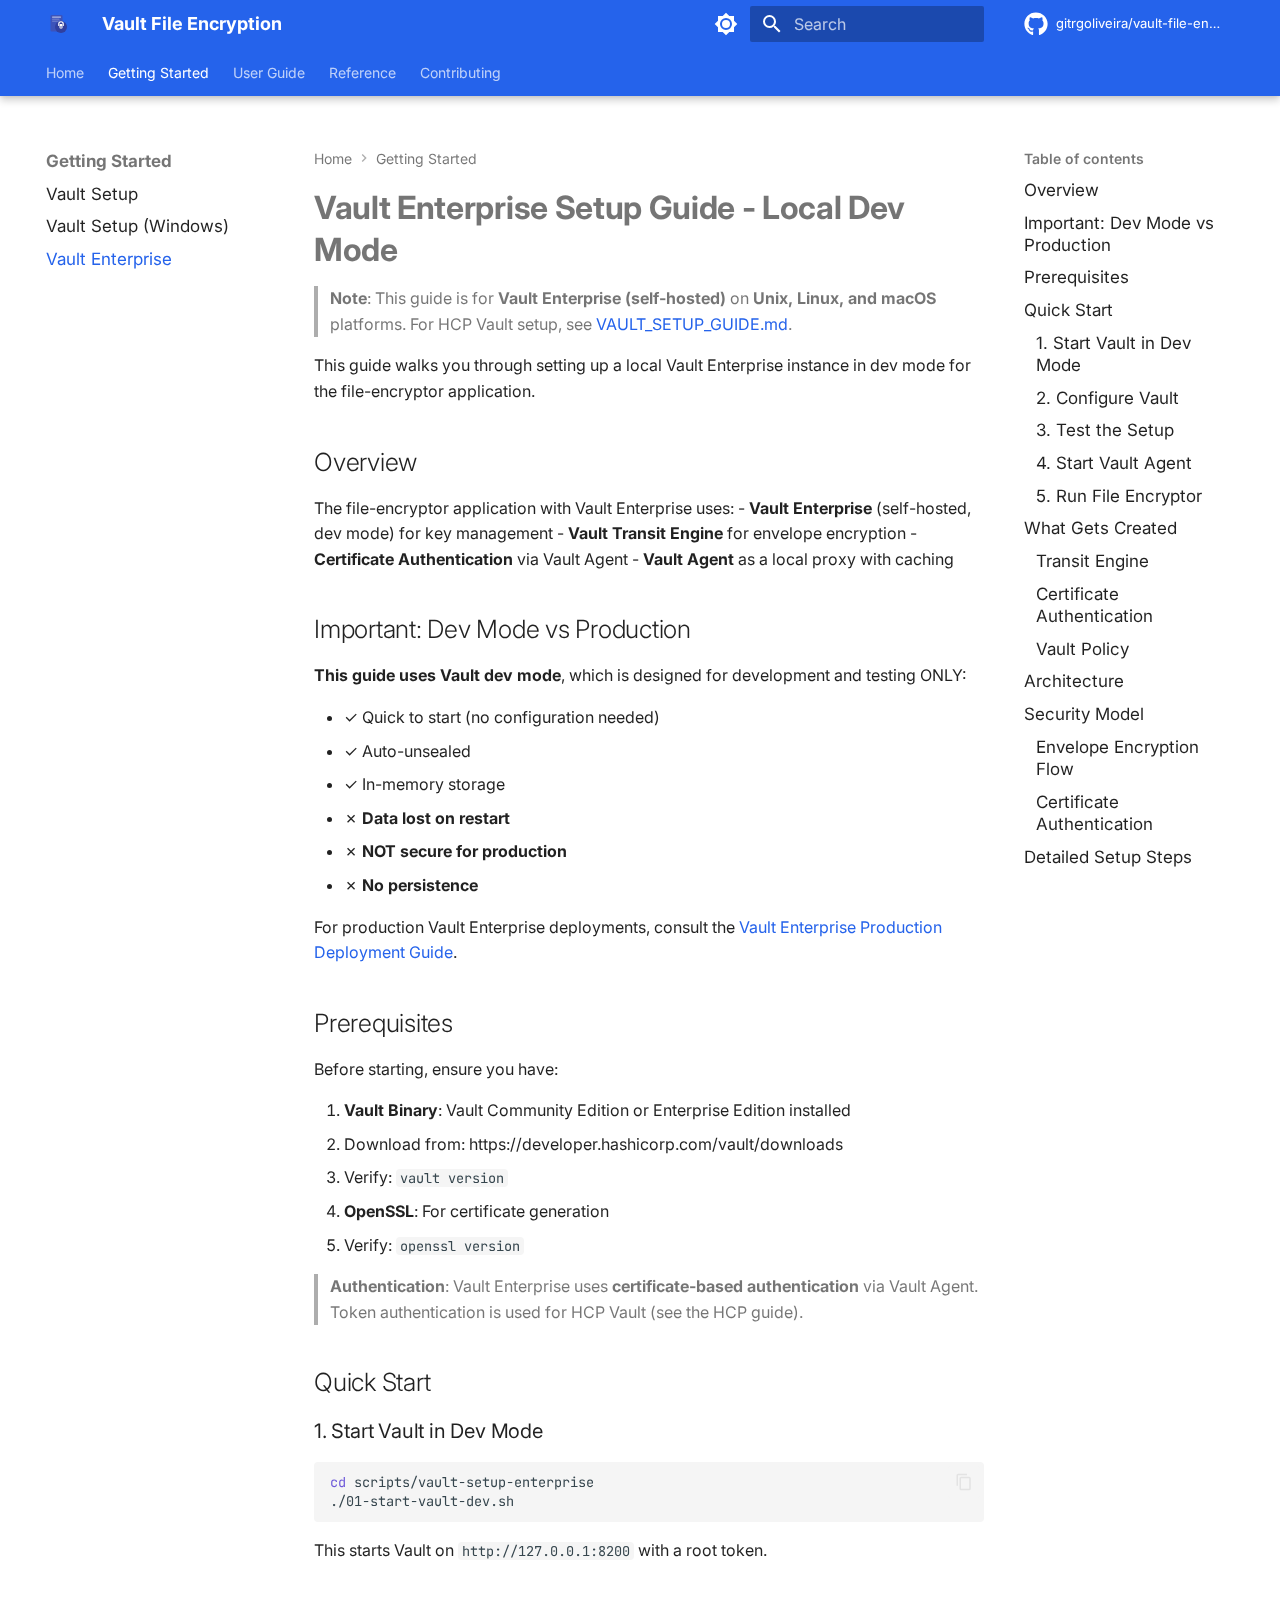
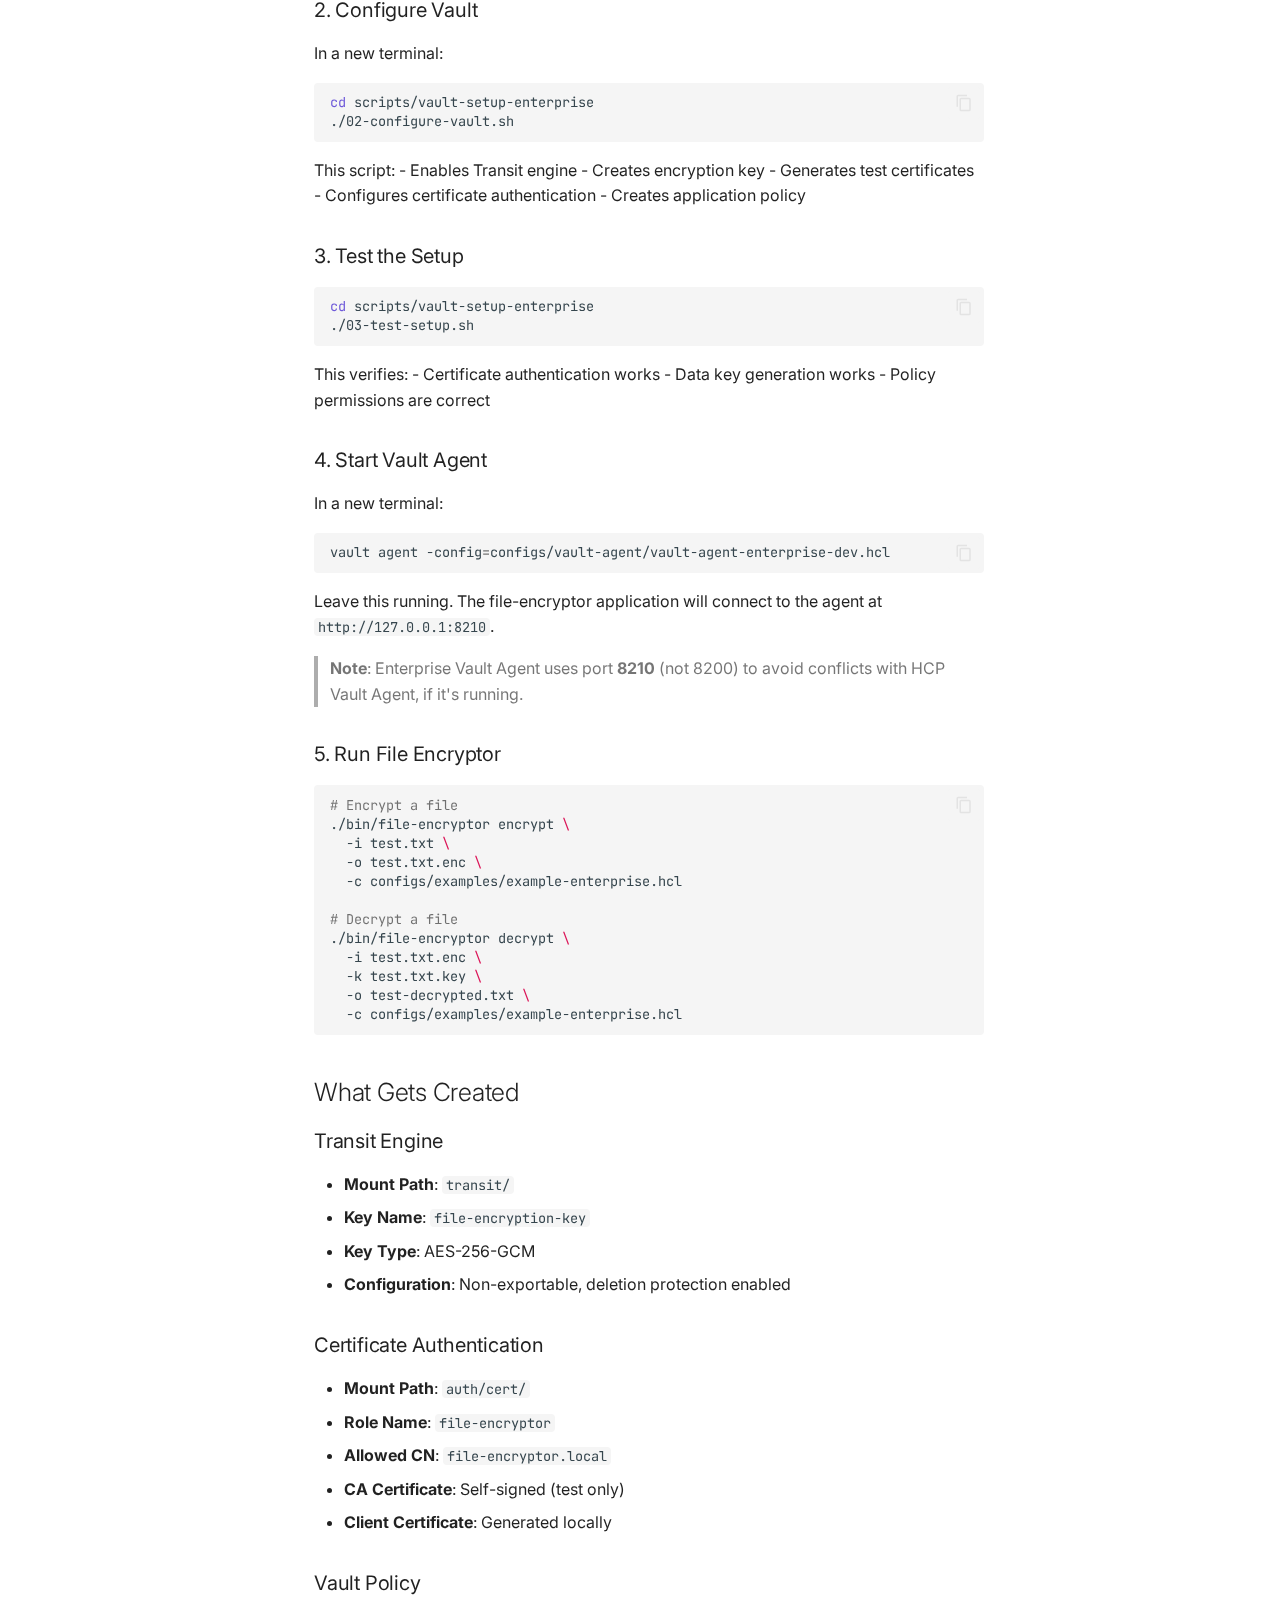
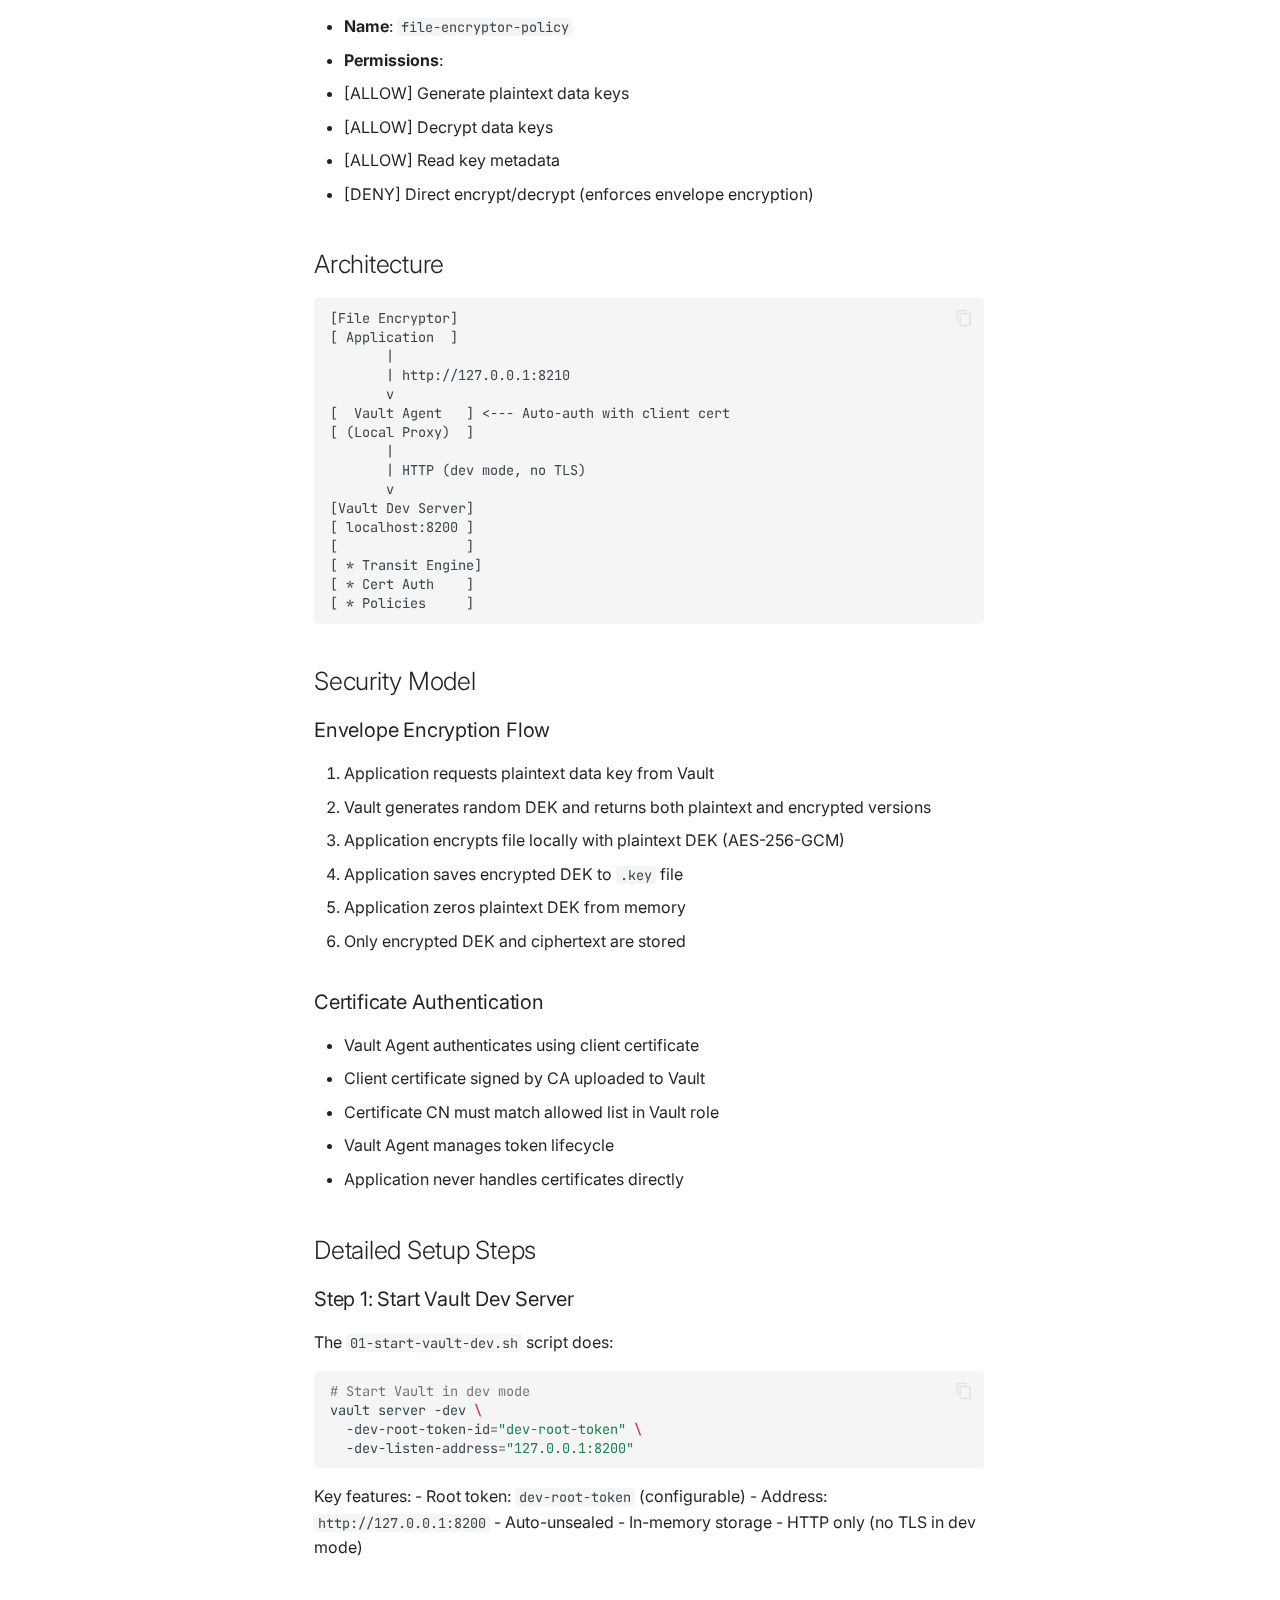
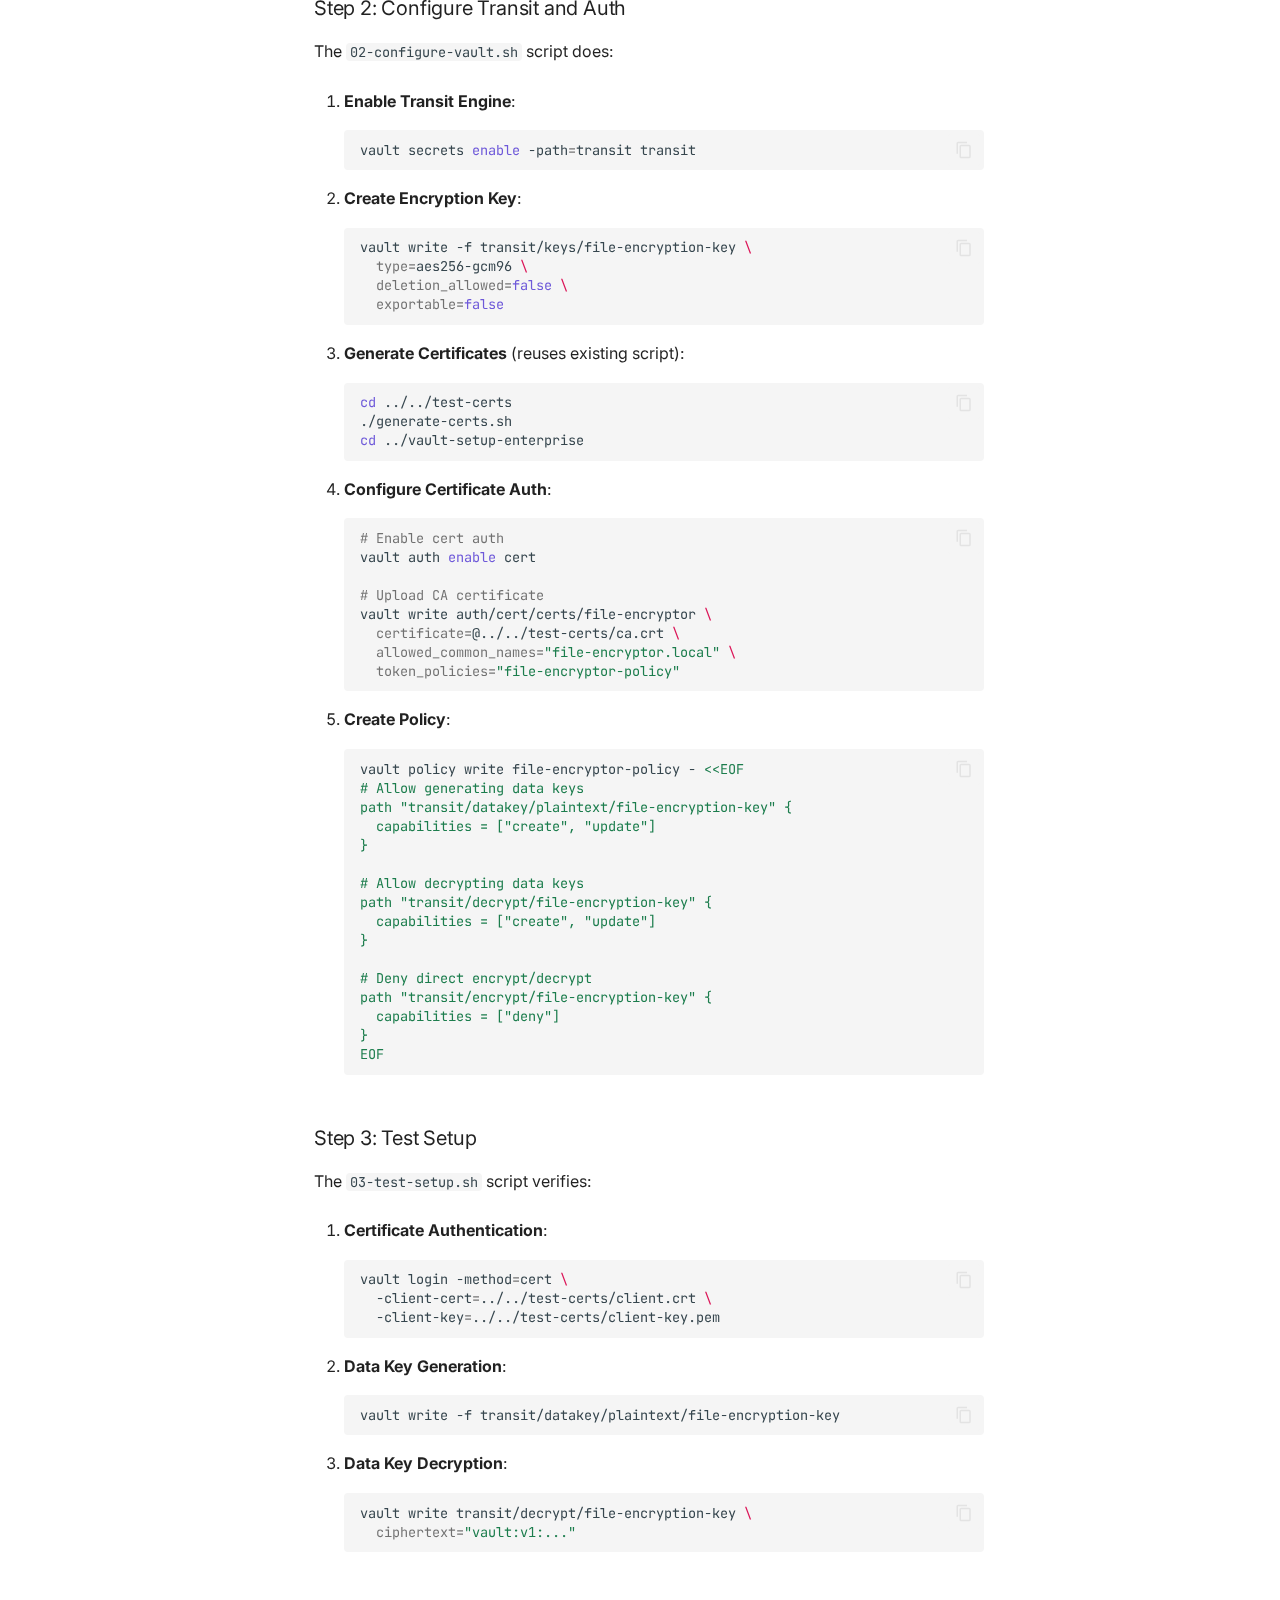
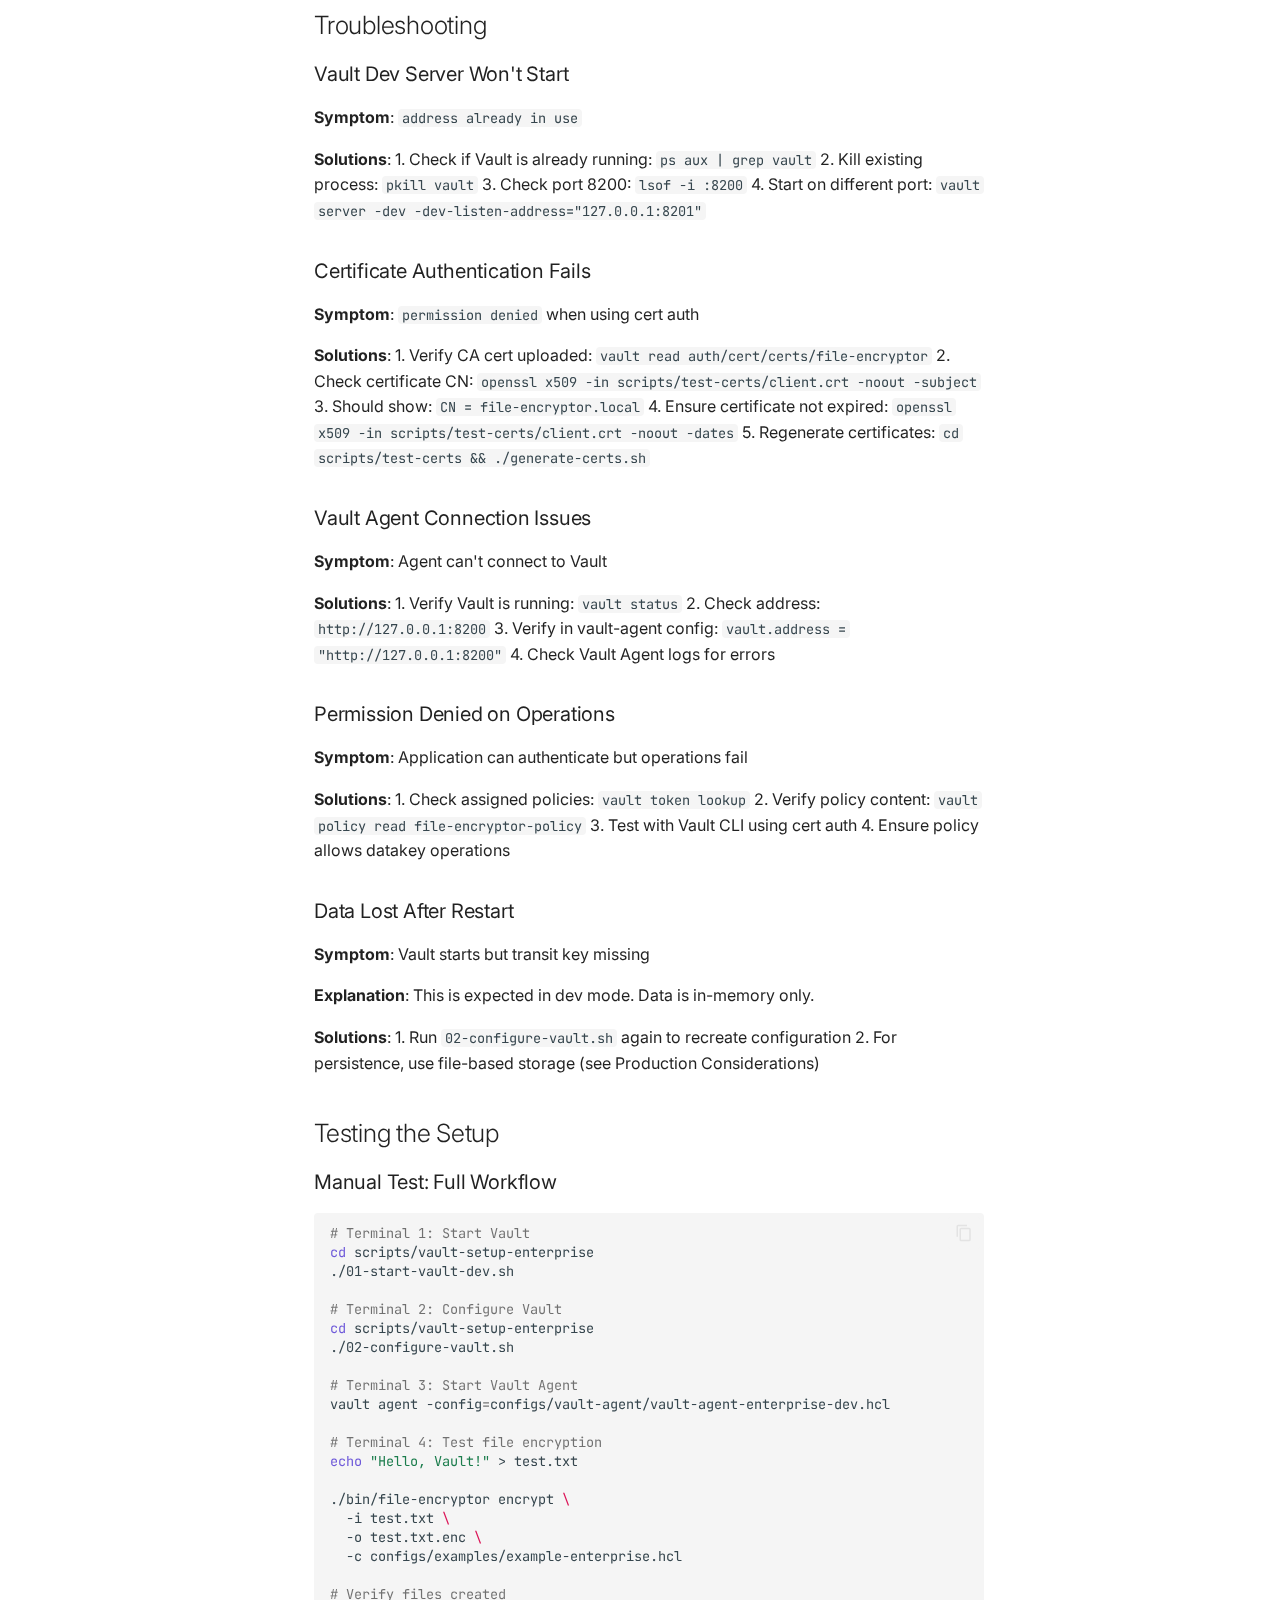
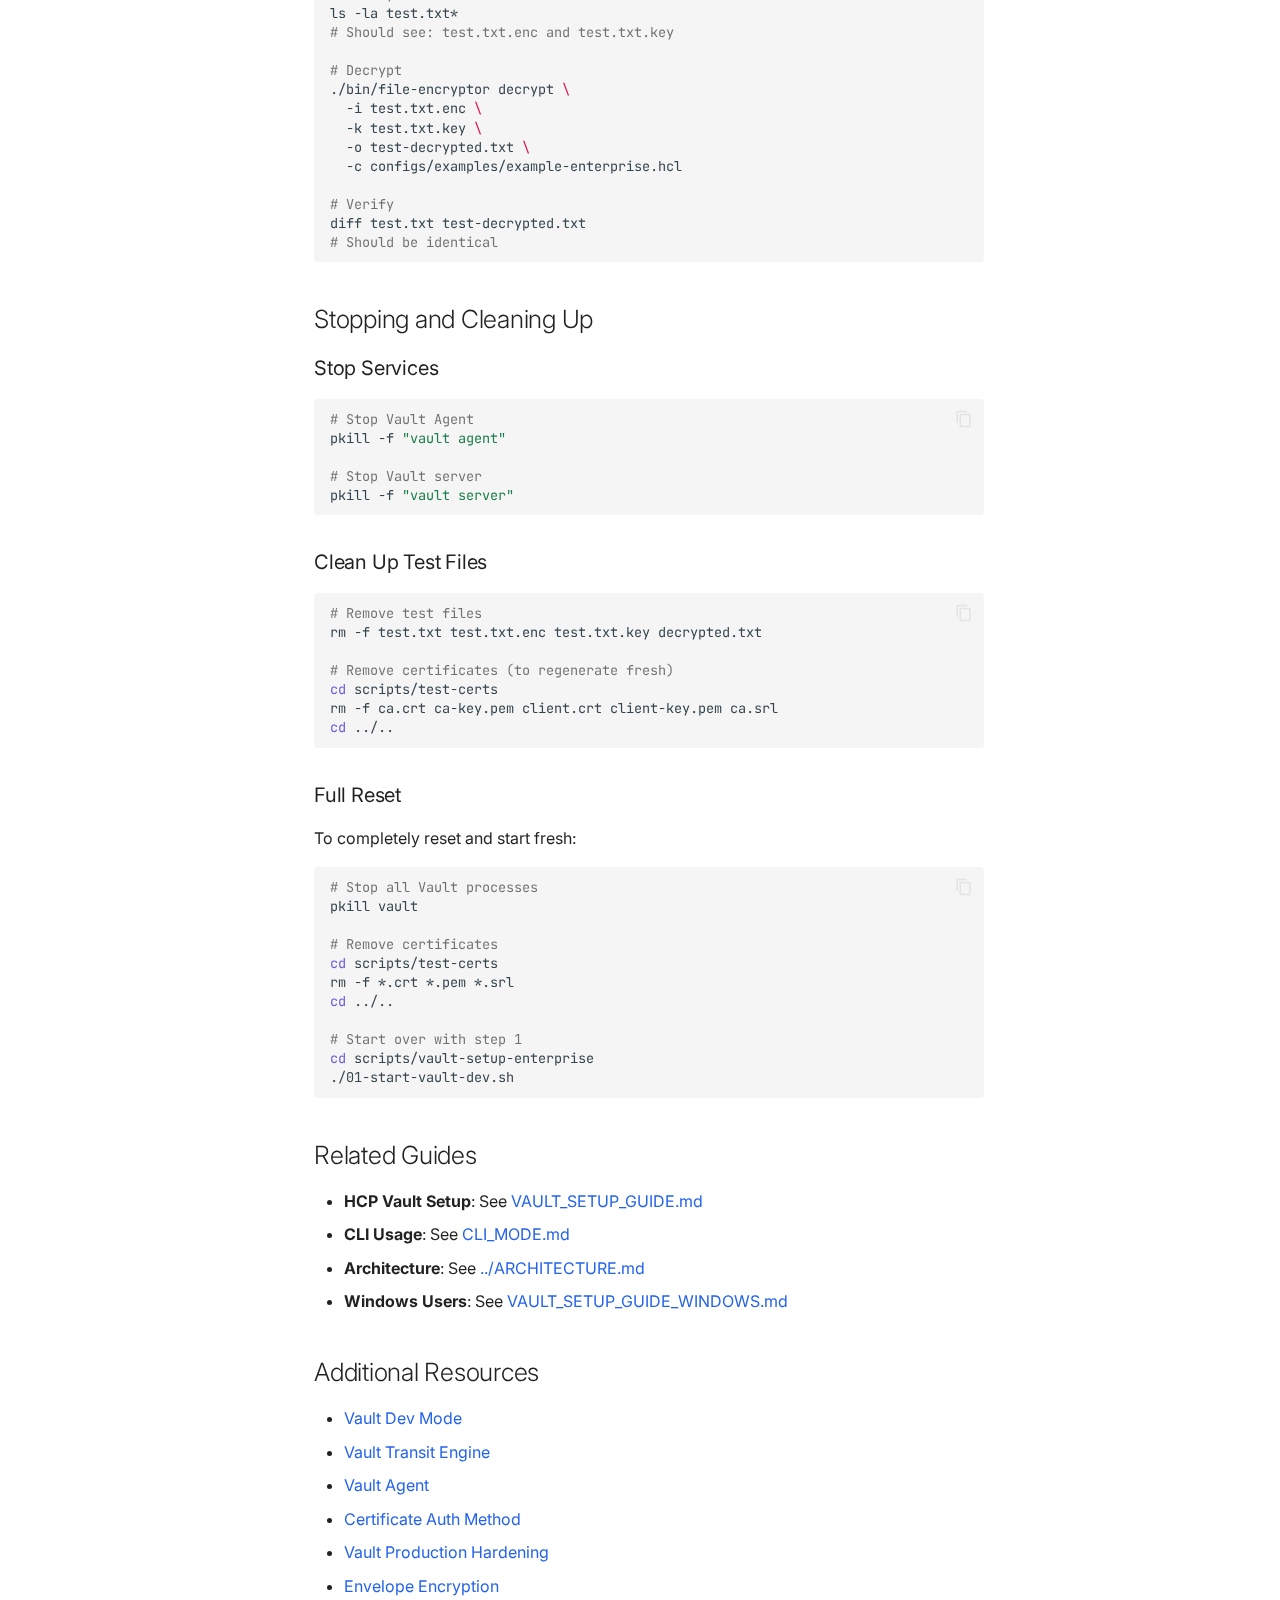
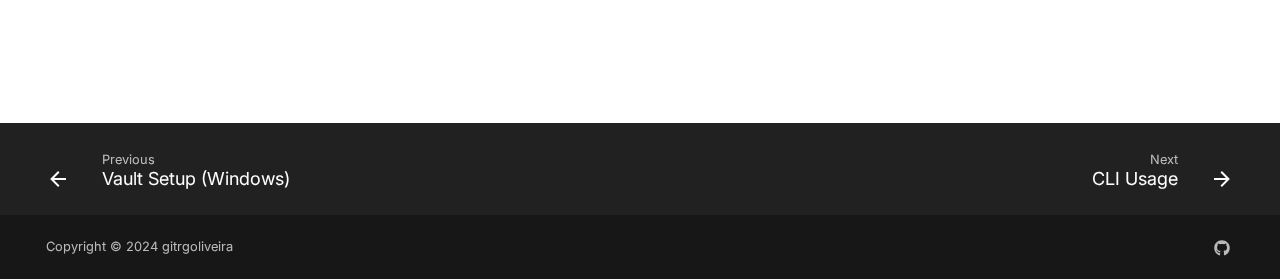
<file: guides/VAULT_ENTERPRISE_SETUP_GUIDE/index.html>
<!doctype html>
<html lang="en" class="no-js">
  <head>
    
      <meta charset="utf-8">
      <meta name="viewport" content="width=device-width,initial-scale=1">
      
        <meta name="description" content="Securely encrypt and decrypt files using HashiCorp Vault Transit secrets engine. A modern CLI tool for file-based encryption with key rotation support.">
      
      
        <meta name="author" content="gitrgoliveira">
      
      
        <link rel="canonical" href="https://gitrgoliveira.github.io/vault-file-encryption/guides/VAULT_ENTERPRISE_SETUP_GUIDE/">
      
      
        <link rel="prev" href="../VAULT_SETUP_GUIDE_WINDOWS/">
      
      
        <link rel="next" href="../CLI_MODE/">
      
      
        
      
      
      <link rel="icon" href="../../assets/logo.svg">
      <meta name="generator" content="mkdocs-1.6.1, mkdocs-material-9.7.0">
    
    
      
        <title>Vault Enterprise - Vault File Encryption</title>
      
    
    
      <link rel="stylesheet" href="../../assets/stylesheets/main.618322db.min.css">
      
        
        <link rel="stylesheet" href="../../assets/stylesheets/palette.ab4e12ef.min.css">
      
      


    
    
      
    
    
      
        
        
        <link rel="preconnect" href="https://fonts.gstatic.com" crossorigin>
        <link rel="stylesheet" href="https://fonts.googleapis.com/css?family=Inter:300,300i,400,400i,700,700i%7CJetBrains+Mono:400,400i,700,700i&display=fallback">
        <style>:root{--md-text-font:"Inter";--md-code-font:"JetBrains Mono"}</style>
      
    
    
      <link rel="stylesheet" href="../../stylesheets/extra.css">
    
    <script>__md_scope=new URL("../..",location),__md_hash=e=>[...e].reduce(((e,_)=>(e<<5)-e+_.charCodeAt(0)),0),__md_get=(e,_=localStorage,t=__md_scope)=>JSON.parse(_.getItem(t.pathname+"."+e)),__md_set=(e,_,t=localStorage,a=__md_scope)=>{try{t.setItem(a.pathname+"."+e,JSON.stringify(_))}catch(e){}}</script>
    
      

    
    
  </head>
  
  
    
    
      
    
    
    
    
    <body dir="ltr" data-md-color-scheme="default" data-md-color-primary="custom" data-md-color-accent="custom">
  
    
    <input class="md-toggle" data-md-toggle="drawer" type="checkbox" id="__drawer" autocomplete="off">
    <input class="md-toggle" data-md-toggle="search" type="checkbox" id="__search" autocomplete="off">
    <label class="md-overlay" for="__drawer"></label>
    <div data-md-component="skip">
      
        
        <a href="#vault-enterprise-setup-guide-local-dev-mode" class="md-skip">
          Skip to content
        </a>
      
    </div>
    <div data-md-component="announce">
      
    </div>
    
    
      

  

<header class="md-header md-header--shadow md-header--lifted" data-md-component="header">
  <nav class="md-header__inner md-grid" aria-label="Header">
    <a href="../.." title="Vault File Encryption" class="md-header__button md-logo" aria-label="Vault File Encryption" data-md-component="logo">
      
  <img src="../../assets/logo.svg" alt="logo">

    </a>
    <label class="md-header__button md-icon" for="__drawer">
      
      <svg xmlns="http://www.w3.org/2000/svg" viewBox="0 0 24 24"><path d="M3 6h18v2H3zm0 5h18v2H3zm0 5h18v2H3z"/></svg>
    </label>
    <div class="md-header__title" data-md-component="header-title">
      <div class="md-header__ellipsis">
        <div class="md-header__topic">
          <span class="md-ellipsis">
            Vault File Encryption
          </span>
        </div>
        <div class="md-header__topic" data-md-component="header-topic">
          <span class="md-ellipsis">
            
              Vault Enterprise
            
          </span>
        </div>
      </div>
    </div>
    
      
        <form class="md-header__option" data-md-component="palette">
  
    
    
    
    <input class="md-option" data-md-color-media="(prefers-color-scheme: light)" data-md-color-scheme="default" data-md-color-primary="custom" data-md-color-accent="custom"  aria-label="Switch to dark mode"  type="radio" name="__palette" id="__palette_0">
    
      <label class="md-header__button md-icon" title="Switch to dark mode" for="__palette_1" hidden>
        <svg xmlns="http://www.w3.org/2000/svg" viewBox="0 0 24 24"><path d="M12 8a4 4 0 0 0-4 4 4 4 0 0 0 4 4 4 4 0 0 0 4-4 4 4 0 0 0-4-4m0 10a6 6 0 0 1-6-6 6 6 0 0 1 6-6 6 6 0 0 1 6 6 6 6 0 0 1-6 6m8-9.31V4h-4.69L12 .69 8.69 4H4v4.69L.69 12 4 15.31V20h4.69L12 23.31 15.31 20H20v-4.69L23.31 12z"/></svg>
      </label>
    
  
    
    
    
    <input class="md-option" data-md-color-media="(prefers-color-scheme: dark)" data-md-color-scheme="slate" data-md-color-primary="custom" data-md-color-accent="custom"  aria-label="Switch to light mode"  type="radio" name="__palette" id="__palette_1">
    
      <label class="md-header__button md-icon" title="Switch to light mode" for="__palette_0" hidden>
        <svg xmlns="http://www.w3.org/2000/svg" viewBox="0 0 24 24"><path d="M12 18c-.89 0-1.74-.2-2.5-.55C11.56 16.5 13 14.42 13 12s-1.44-4.5-3.5-5.45C10.26 6.2 11.11 6 12 6a6 6 0 0 1 6 6 6 6 0 0 1-6 6m8-9.31V4h-4.69L12 .69 8.69 4H4v4.69L.69 12 4 15.31V20h4.69L12 23.31 15.31 20H20v-4.69L23.31 12z"/></svg>
      </label>
    
  
</form>
      
    
    
      <script>var palette=__md_get("__palette");if(palette&&palette.color){if("(prefers-color-scheme)"===palette.color.media){var media=matchMedia("(prefers-color-scheme: light)"),input=document.querySelector(media.matches?"[data-md-color-media='(prefers-color-scheme: light)']":"[data-md-color-media='(prefers-color-scheme: dark)']");palette.color.media=input.getAttribute("data-md-color-media"),palette.color.scheme=input.getAttribute("data-md-color-scheme"),palette.color.primary=input.getAttribute("data-md-color-primary"),palette.color.accent=input.getAttribute("data-md-color-accent")}for(var[key,value]of Object.entries(palette.color))document.body.setAttribute("data-md-color-"+key,value)}</script>
    
    
    
      
      
        <label class="md-header__button md-icon" for="__search">
          
          <svg xmlns="http://www.w3.org/2000/svg" viewBox="0 0 24 24"><path d="M9.5 3A6.5 6.5 0 0 1 16 9.5c0 1.61-.59 3.09-1.56 4.23l.27.27h.79l5 5-1.5 1.5-5-5v-.79l-.27-.27A6.52 6.52 0 0 1 9.5 16 6.5 6.5 0 0 1 3 9.5 6.5 6.5 0 0 1 9.5 3m0 2C7 5 5 7 5 9.5S7 14 9.5 14 14 12 14 9.5 12 5 9.5 5"/></svg>
        </label>
        <div class="md-search" data-md-component="search" role="dialog">
  <label class="md-search__overlay" for="__search"></label>
  <div class="md-search__inner" role="search">
    <form class="md-search__form" name="search">
      <input type="text" class="md-search__input" name="query" aria-label="Search" placeholder="Search" autocapitalize="off" autocorrect="off" autocomplete="off" spellcheck="false" data-md-component="search-query" required>
      <label class="md-search__icon md-icon" for="__search">
        
        <svg xmlns="http://www.w3.org/2000/svg" viewBox="0 0 24 24"><path d="M9.5 3A6.5 6.5 0 0 1 16 9.5c0 1.61-.59 3.09-1.56 4.23l.27.27h.79l5 5-1.5 1.5-5-5v-.79l-.27-.27A6.52 6.52 0 0 1 9.5 16 6.5 6.5 0 0 1 3 9.5 6.5 6.5 0 0 1 9.5 3m0 2C7 5 5 7 5 9.5S7 14 9.5 14 14 12 14 9.5 12 5 9.5 5"/></svg>
        
        <svg xmlns="http://www.w3.org/2000/svg" viewBox="0 0 24 24"><path d="M20 11v2H8l5.5 5.5-1.42 1.42L4.16 12l7.92-7.92L13.5 5.5 8 11z"/></svg>
      </label>
      <nav class="md-search__options" aria-label="Search">
        
          <a href="javascript:void(0)" class="md-search__icon md-icon" title="Share" aria-label="Share" data-clipboard data-clipboard-text="" data-md-component="search-share" tabindex="-1">
            
            <svg xmlns="http://www.w3.org/2000/svg" viewBox="0 0 24 24"><path d="M18 16.08c-.76 0-1.44.3-1.96.77L8.91 12.7c.05-.23.09-.46.09-.7s-.04-.47-.09-.7l7.05-4.11c.54.5 1.25.81 2.04.81a3 3 0 0 0 3-3 3 3 0 0 0-3-3 3 3 0 0 0-3 3c0 .24.04.47.09.7L8.04 9.81C7.5 9.31 6.79 9 6 9a3 3 0 0 0-3 3 3 3 0 0 0 3 3c.79 0 1.5-.31 2.04-.81l7.12 4.15c-.05.21-.08.43-.08.66 0 1.61 1.31 2.91 2.92 2.91s2.92-1.3 2.92-2.91A2.92 2.92 0 0 0 18 16.08"/></svg>
          </a>
        
        <button type="reset" class="md-search__icon md-icon" title="Clear" aria-label="Clear" tabindex="-1">
          
          <svg xmlns="http://www.w3.org/2000/svg" viewBox="0 0 24 24"><path d="M19 6.41 17.59 5 12 10.59 6.41 5 5 6.41 10.59 12 5 17.59 6.41 19 12 13.41 17.59 19 19 17.59 13.41 12z"/></svg>
        </button>
      </nav>
      
        <div class="md-search__suggest" data-md-component="search-suggest"></div>
      
    </form>
    <div class="md-search__output">
      <div class="md-search__scrollwrap" tabindex="0" data-md-scrollfix>
        <div class="md-search-result" data-md-component="search-result">
          <div class="md-search-result__meta">
            Initializing search
          </div>
          <ol class="md-search-result__list" role="presentation"></ol>
        </div>
      </div>
    </div>
  </div>
</div>
      
    
    
      <div class="md-header__source">
        <a href="https://github.com/gitrgoliveira/vault-file-encryption" title="Go to repository" class="md-source" data-md-component="source">
  <div class="md-source__icon md-icon">
    
    <svg xmlns="http://www.w3.org/2000/svg" viewBox="0 0 512 512"><!--! Font Awesome Free 7.1.0 by @fontawesome - https://fontawesome.com License - https://fontawesome.com/license/free (Icons: CC BY 4.0, Fonts: SIL OFL 1.1, Code: MIT License) Copyright 2025 Fonticons, Inc.--><path d="M173.9 397.4c0 2-2.3 3.6-5.2 3.6-3.3.3-5.6-1.3-5.6-3.6 0-2 2.3-3.6 5.2-3.6 3-.3 5.6 1.3 5.6 3.6m-31.1-4.5c-.7 2 1.3 4.3 4.3 4.9 2.6 1 5.6 0 6.2-2s-1.3-4.3-4.3-5.2c-2.6-.7-5.5.3-6.2 2.3m44.2-1.7c-2.9.7-4.9 2.6-4.6 4.9.3 2 2.9 3.3 5.9 2.6 2.9-.7 4.9-2.6 4.6-4.6-.3-1.9-3-3.2-5.9-2.9M252.8 8C114.1 8 8 113.3 8 252c0 110.9 69.8 205.8 169.5 239.2 12.8 2.3 17.3-5.6 17.3-12.1 0-6.2-.3-40.4-.3-61.4 0 0-70 15-84.7-29.8 0 0-11.4-29.1-27.8-36.6 0 0-22.9-15.7 1.6-15.4 0 0 24.9 2 38.6 25.8 21.9 38.6 58.6 27.5 72.9 20.9 2.3-16 8.8-27.1 16-33.7-55.9-6.2-112.3-14.3-112.3-110.5 0-27.5 7.6-41.3 23.6-58.9-2.6-6.5-11.1-33.3 2.6-67.9 20.9-6.5 69 27 69 27 20-5.6 41.5-8.5 62.8-8.5s42.8 2.9 62.8 8.5c0 0 48.1-33.6 69-27 13.7 34.7 5.2 61.4 2.6 67.9 16 17.7 25.8 31.5 25.8 58.9 0 96.5-58.9 104.2-114.8 110.5 9.2 7.9 17 22.9 17 46.4 0 33.7-.3 75.4-.3 83.6 0 6.5 4.6 14.4 17.3 12.1C436.2 457.8 504 362.9 504 252 504 113.3 391.5 8 252.8 8M105.2 352.9c-1.3 1-1 3.3.7 5.2 1.6 1.6 3.9 2.3 5.2 1 1.3-1 1-3.3-.7-5.2-1.6-1.6-3.9-2.3-5.2-1m-10.8-8.1c-.7 1.3.3 2.9 2.3 3.9 1.6 1 3.6.7 4.3-.7.7-1.3-.3-2.9-2.3-3.9-2-.6-3.6-.3-4.3.7m32.4 35.6c-1.6 1.3-1 4.3 1.3 6.2 2.3 2.3 5.2 2.6 6.5 1 1.3-1.3.7-4.3-1.3-6.2-2.2-2.3-5.2-2.6-6.5-1m-11.4-14.7c-1.6 1-1.6 3.6 0 5.9s4.3 3.3 5.6 2.3c1.6-1.3 1.6-3.9 0-6.2-1.4-2.3-4-3.3-5.6-2"/></svg>
  </div>
  <div class="md-source__repository">
    gitrgoliveira/vault-file-encryption
  </div>
</a>
      </div>
    
  </nav>
  
    
      
<nav class="md-tabs" aria-label="Tabs" data-md-component="tabs">
  <div class="md-grid">
    <ul class="md-tabs__list">
      
        
  
  
  
  
    <li class="md-tabs__item">
      <a href="../.." class="md-tabs__link">
        
  
  
    
  
  Home

      </a>
    </li>
  

      
        
  
  
  
    
  
  
    
    
      <li class="md-tabs__item md-tabs__item--active">
        <a href="../VAULT_SETUP_GUIDE/" class="md-tabs__link">
          
  
  
  Getting Started

        </a>
      </li>
    
  

      
        
  
  
  
  
    
    
      <li class="md-tabs__item">
        <a href="../CLI_MODE/" class="md-tabs__link">
          
  
  
  User Guide

        </a>
      </li>
    
  

      
        
  
  
  
  
    
    
      <li class="md-tabs__item">
        <a href="../../ARCHITECTURE/" class="md-tabs__link">
          
  
  
  Reference

        </a>
      </li>
    
  

      
        
  
  
  
  
    <li class="md-tabs__item">
      <a href="../../CONTRIBUTING/" class="md-tabs__link">
        
  
  
    
  
  Contributing

      </a>
    </li>
  

      
    </ul>
  </div>
</nav>
    
  
</header>
    
    <div class="md-container" data-md-component="container">
      
      
        
      
      <main class="md-main" data-md-component="main">
        <div class="md-main__inner md-grid">
          
            
              
              <div class="md-sidebar md-sidebar--primary" data-md-component="sidebar" data-md-type="navigation" >
                <div class="md-sidebar__scrollwrap">
                  <div class="md-sidebar__inner">
                    


  


<nav class="md-nav md-nav--primary md-nav--lifted" aria-label="Navigation" data-md-level="0">
  <label class="md-nav__title" for="__drawer">
    <a href="../.." title="Vault File Encryption" class="md-nav__button md-logo" aria-label="Vault File Encryption" data-md-component="logo">
      
  <img src="../../assets/logo.svg" alt="logo">

    </a>
    Vault File Encryption
  </label>
  
    <div class="md-nav__source">
      <a href="https://github.com/gitrgoliveira/vault-file-encryption" title="Go to repository" class="md-source" data-md-component="source">
  <div class="md-source__icon md-icon">
    
    <svg xmlns="http://www.w3.org/2000/svg" viewBox="0 0 512 512"><!--! Font Awesome Free 7.1.0 by @fontawesome - https://fontawesome.com License - https://fontawesome.com/license/free (Icons: CC BY 4.0, Fonts: SIL OFL 1.1, Code: MIT License) Copyright 2025 Fonticons, Inc.--><path d="M173.9 397.4c0 2-2.3 3.6-5.2 3.6-3.3.3-5.6-1.3-5.6-3.6 0-2 2.3-3.6 5.2-3.6 3-.3 5.6 1.3 5.6 3.6m-31.1-4.5c-.7 2 1.3 4.3 4.3 4.9 2.6 1 5.6 0 6.2-2s-1.3-4.3-4.3-5.2c-2.6-.7-5.5.3-6.2 2.3m44.2-1.7c-2.9.7-4.9 2.6-4.6 4.9.3 2 2.9 3.3 5.9 2.6 2.9-.7 4.9-2.6 4.6-4.6-.3-1.9-3-3.2-5.9-2.9M252.8 8C114.1 8 8 113.3 8 252c0 110.9 69.8 205.8 169.5 239.2 12.8 2.3 17.3-5.6 17.3-12.1 0-6.2-.3-40.4-.3-61.4 0 0-70 15-84.7-29.8 0 0-11.4-29.1-27.8-36.6 0 0-22.9-15.7 1.6-15.4 0 0 24.9 2 38.6 25.8 21.9 38.6 58.6 27.5 72.9 20.9 2.3-16 8.8-27.1 16-33.7-55.9-6.2-112.3-14.3-112.3-110.5 0-27.5 7.6-41.3 23.6-58.9-2.6-6.5-11.1-33.3 2.6-67.9 20.9-6.5 69 27 69 27 20-5.6 41.5-8.5 62.8-8.5s42.8 2.9 62.8 8.5c0 0 48.1-33.6 69-27 13.7 34.7 5.2 61.4 2.6 67.9 16 17.7 25.8 31.5 25.8 58.9 0 96.5-58.9 104.2-114.8 110.5 9.2 7.9 17 22.9 17 46.4 0 33.7-.3 75.4-.3 83.6 0 6.5 4.6 14.4 17.3 12.1C436.2 457.8 504 362.9 504 252 504 113.3 391.5 8 252.8 8M105.2 352.9c-1.3 1-1 3.3.7 5.2 1.6 1.6 3.9 2.3 5.2 1 1.3-1 1-3.3-.7-5.2-1.6-1.6-3.9-2.3-5.2-1m-10.8-8.1c-.7 1.3.3 2.9 2.3 3.9 1.6 1 3.6.7 4.3-.7.7-1.3-.3-2.9-2.3-3.9-2-.6-3.6-.3-4.3.7m32.4 35.6c-1.6 1.3-1 4.3 1.3 6.2 2.3 2.3 5.2 2.6 6.5 1 1.3-1.3.7-4.3-1.3-6.2-2.2-2.3-5.2-2.6-6.5-1m-11.4-14.7c-1.6 1-1.6 3.6 0 5.9s4.3 3.3 5.6 2.3c1.6-1.3 1.6-3.9 0-6.2-1.4-2.3-4-3.3-5.6-2"/></svg>
  </div>
  <div class="md-source__repository">
    gitrgoliveira/vault-file-encryption
  </div>
</a>
    </div>
  
  <ul class="md-nav__list" data-md-scrollfix>
    
      
      
  
  
  
  
    <li class="md-nav__item">
      <a href="../.." class="md-nav__link">
        
  
  
  <span class="md-ellipsis">
    
  
    Home
  

    
  </span>
  
  

      </a>
    </li>
  

    
      
      
  
  
    
  
  
  
    
    
    
    
      
        
        
      
      
        
      
    
    
    <li class="md-nav__item md-nav__item--active md-nav__item--section md-nav__item--nested">
      
        
        
        <input class="md-nav__toggle md-toggle " type="checkbox" id="__nav_2" checked>
        
          
          <label class="md-nav__link" for="__nav_2" id="__nav_2_label" tabindex="">
            
  
  
  <span class="md-ellipsis">
    
  
    Getting Started
  

    
  </span>
  
  

            <span class="md-nav__icon md-icon"></span>
          </label>
        
        <nav class="md-nav" data-md-level="1" aria-labelledby="__nav_2_label" aria-expanded="true">
          <label class="md-nav__title" for="__nav_2">
            <span class="md-nav__icon md-icon"></span>
            
  
    Getting Started
  

          </label>
          <ul class="md-nav__list" data-md-scrollfix>
            
              
                
  
  
  
  
    <li class="md-nav__item">
      <a href="../VAULT_SETUP_GUIDE/" class="md-nav__link">
        
  
  
  <span class="md-ellipsis">
    
  
    Vault Setup
  

    
  </span>
  
  

      </a>
    </li>
  

              
            
              
                
  
  
  
  
    <li class="md-nav__item">
      <a href="../VAULT_SETUP_GUIDE_WINDOWS/" class="md-nav__link">
        
  
  
  <span class="md-ellipsis">
    
  
    Vault Setup (Windows)
  

    
  </span>
  
  

      </a>
    </li>
  

              
            
              
                
  
  
    
  
  
  
    <li class="md-nav__item md-nav__item--active">
      
      <input class="md-nav__toggle md-toggle" type="checkbox" id="__toc">
      
      
        
      
      
        <label class="md-nav__link md-nav__link--active" for="__toc">
          
  
  
  <span class="md-ellipsis">
    
  
    Vault Enterprise
  

    
  </span>
  
  

          <span class="md-nav__icon md-icon"></span>
        </label>
      
      <a href="./" class="md-nav__link md-nav__link--active">
        
  
  
  <span class="md-ellipsis">
    
  
    Vault Enterprise
  

    
  </span>
  
  

      </a>
      
        

<nav class="md-nav md-nav--secondary" aria-label="Table of contents">
  
  
  
    
  
  
    <label class="md-nav__title" for="__toc">
      <span class="md-nav__icon md-icon"></span>
      Table of contents
    </label>
    <ul class="md-nav__list" data-md-component="toc" data-md-scrollfix>
      
        <li class="md-nav__item">
  <a href="#overview" class="md-nav__link">
    <span class="md-ellipsis">
      
        Overview
      
    </span>
  </a>
  
</li>
      
        <li class="md-nav__item">
  <a href="#important-dev-mode-vs-production" class="md-nav__link">
    <span class="md-ellipsis">
      
        Important: Dev Mode vs Production
      
    </span>
  </a>
  
</li>
      
        <li class="md-nav__item">
  <a href="#prerequisites" class="md-nav__link">
    <span class="md-ellipsis">
      
        Prerequisites
      
    </span>
  </a>
  
</li>
      
        <li class="md-nav__item">
  <a href="#quick-start" class="md-nav__link">
    <span class="md-ellipsis">
      
        Quick Start
      
    </span>
  </a>
  
    <nav class="md-nav" aria-label="Quick Start">
      <ul class="md-nav__list">
        
          <li class="md-nav__item">
  <a href="#1-start-vault-in-dev-mode" class="md-nav__link">
    <span class="md-ellipsis">
      
        1. Start Vault in Dev Mode
      
    </span>
  </a>
  
</li>
        
          <li class="md-nav__item">
  <a href="#2-configure-vault" class="md-nav__link">
    <span class="md-ellipsis">
      
        2. Configure Vault
      
    </span>
  </a>
  
</li>
        
          <li class="md-nav__item">
  <a href="#3-test-the-setup" class="md-nav__link">
    <span class="md-ellipsis">
      
        3. Test the Setup
      
    </span>
  </a>
  
</li>
        
          <li class="md-nav__item">
  <a href="#4-start-vault-agent" class="md-nav__link">
    <span class="md-ellipsis">
      
        4. Start Vault Agent
      
    </span>
  </a>
  
</li>
        
          <li class="md-nav__item">
  <a href="#5-run-file-encryptor" class="md-nav__link">
    <span class="md-ellipsis">
      
        5. Run File Encryptor
      
    </span>
  </a>
  
</li>
        
      </ul>
    </nav>
  
</li>
      
        <li class="md-nav__item">
  <a href="#what-gets-created" class="md-nav__link">
    <span class="md-ellipsis">
      
        What Gets Created
      
    </span>
  </a>
  
    <nav class="md-nav" aria-label="What Gets Created">
      <ul class="md-nav__list">
        
          <li class="md-nav__item">
  <a href="#transit-engine" class="md-nav__link">
    <span class="md-ellipsis">
      
        Transit Engine
      
    </span>
  </a>
  
</li>
        
          <li class="md-nav__item">
  <a href="#certificate-authentication" class="md-nav__link">
    <span class="md-ellipsis">
      
        Certificate Authentication
      
    </span>
  </a>
  
</li>
        
          <li class="md-nav__item">
  <a href="#vault-policy" class="md-nav__link">
    <span class="md-ellipsis">
      
        Vault Policy
      
    </span>
  </a>
  
</li>
        
      </ul>
    </nav>
  
</li>
      
        <li class="md-nav__item">
  <a href="#architecture" class="md-nav__link">
    <span class="md-ellipsis">
      
        Architecture
      
    </span>
  </a>
  
</li>
      
        <li class="md-nav__item">
  <a href="#security-model" class="md-nav__link">
    <span class="md-ellipsis">
      
        Security Model
      
    </span>
  </a>
  
    <nav class="md-nav" aria-label="Security Model">
      <ul class="md-nav__list">
        
          <li class="md-nav__item">
  <a href="#envelope-encryption-flow" class="md-nav__link">
    <span class="md-ellipsis">
      
        Envelope Encryption Flow
      
    </span>
  </a>
  
</li>
        
          <li class="md-nav__item">
  <a href="#certificate-authentication_1" class="md-nav__link">
    <span class="md-ellipsis">
      
        Certificate Authentication
      
    </span>
  </a>
  
</li>
        
      </ul>
    </nav>
  
</li>
      
        <li class="md-nav__item">
  <a href="#detailed-setup-steps" class="md-nav__link">
    <span class="md-ellipsis">
      
        Detailed Setup Steps
      
    </span>
  </a>
  
    <nav class="md-nav" aria-label="Detailed Setup Steps">
      <ul class="md-nav__list">
        
          <li class="md-nav__item">
  <a href="#step-1-start-vault-dev-server" class="md-nav__link">
    <span class="md-ellipsis">
      
        Step 1: Start Vault Dev Server
      
    </span>
  </a>
  
</li>
        
          <li class="md-nav__item">
  <a href="#step-2-configure-transit-and-auth" class="md-nav__link">
    <span class="md-ellipsis">
      
        Step 2: Configure Transit and Auth
      
    </span>
  </a>
  
</li>
        
          <li class="md-nav__item">
  <a href="#step-3-test-setup" class="md-nav__link">
    <span class="md-ellipsis">
      
        Step 3: Test Setup
      
    </span>
  </a>
  
</li>
        
      </ul>
    </nav>
  
</li>
      
        <li class="md-nav__item">
  <a href="#troubleshooting" class="md-nav__link">
    <span class="md-ellipsis">
      
        Troubleshooting
      
    </span>
  </a>
  
    <nav class="md-nav" aria-label="Troubleshooting">
      <ul class="md-nav__list">
        
          <li class="md-nav__item">
  <a href="#vault-dev-server-wont-start" class="md-nav__link">
    <span class="md-ellipsis">
      
        Vault Dev Server Won't Start
      
    </span>
  </a>
  
</li>
        
          <li class="md-nav__item">
  <a href="#certificate-authentication-fails" class="md-nav__link">
    <span class="md-ellipsis">
      
        Certificate Authentication Fails
      
    </span>
  </a>
  
</li>
        
          <li class="md-nav__item">
  <a href="#vault-agent-connection-issues" class="md-nav__link">
    <span class="md-ellipsis">
      
        Vault Agent Connection Issues
      
    </span>
  </a>
  
</li>
        
          <li class="md-nav__item">
  <a href="#permission-denied-on-operations" class="md-nav__link">
    <span class="md-ellipsis">
      
        Permission Denied on Operations
      
    </span>
  </a>
  
</li>
        
          <li class="md-nav__item">
  <a href="#data-lost-after-restart" class="md-nav__link">
    <span class="md-ellipsis">
      
        Data Lost After Restart
      
    </span>
  </a>
  
</li>
        
      </ul>
    </nav>
  
</li>
      
        <li class="md-nav__item">
  <a href="#testing-the-setup" class="md-nav__link">
    <span class="md-ellipsis">
      
        Testing the Setup
      
    </span>
  </a>
  
    <nav class="md-nav" aria-label="Testing the Setup">
      <ul class="md-nav__list">
        
          <li class="md-nav__item">
  <a href="#manual-test-full-workflow" class="md-nav__link">
    <span class="md-ellipsis">
      
        Manual Test: Full Workflow
      
    </span>
  </a>
  
</li>
        
      </ul>
    </nav>
  
</li>
      
        <li class="md-nav__item">
  <a href="#stopping-and-cleaning-up" class="md-nav__link">
    <span class="md-ellipsis">
      
        Stopping and Cleaning Up
      
    </span>
  </a>
  
    <nav class="md-nav" aria-label="Stopping and Cleaning Up">
      <ul class="md-nav__list">
        
          <li class="md-nav__item">
  <a href="#stop-services" class="md-nav__link">
    <span class="md-ellipsis">
      
        Stop Services
      
    </span>
  </a>
  
</li>
        
          <li class="md-nav__item">
  <a href="#clean-up-test-files" class="md-nav__link">
    <span class="md-ellipsis">
      
        Clean Up Test Files
      
    </span>
  </a>
  
</li>
        
          <li class="md-nav__item">
  <a href="#full-reset" class="md-nav__link">
    <span class="md-ellipsis">
      
        Full Reset
      
    </span>
  </a>
  
</li>
        
      </ul>
    </nav>
  
</li>
      
        <li class="md-nav__item">
  <a href="#related-guides" class="md-nav__link">
    <span class="md-ellipsis">
      
        Related Guides
      
    </span>
  </a>
  
</li>
      
        <li class="md-nav__item">
  <a href="#additional-resources" class="md-nav__link">
    <span class="md-ellipsis">
      
        Additional Resources
      
    </span>
  </a>
  
</li>
      
    </ul>
  
</nav>
      
    </li>
  

              
            
          </ul>
        </nav>
      
    </li>
  

    
      
      
  
  
  
  
    
    
    
    
      
      
        
      
    
    
    <li class="md-nav__item md-nav__item--nested">
      
        
        
          
        
        <input class="md-nav__toggle md-toggle md-toggle--indeterminate" type="checkbox" id="__nav_3" >
        
          
          <label class="md-nav__link" for="__nav_3" id="__nav_3_label" tabindex="0">
            
  
  
  <span class="md-ellipsis">
    
  
    User Guide
  

    
  </span>
  
  

            <span class="md-nav__icon md-icon"></span>
          </label>
        
        <nav class="md-nav" data-md-level="1" aria-labelledby="__nav_3_label" aria-expanded="false">
          <label class="md-nav__title" for="__nav_3">
            <span class="md-nav__icon md-icon"></span>
            
  
    User Guide
  

          </label>
          <ul class="md-nav__list" data-md-scrollfix>
            
              
                
  
  
  
  
    <li class="md-nav__item">
      <a href="../CLI_MODE/" class="md-nav__link">
        
  
  
  <span class="md-ellipsis">
    
  
    CLI Usage
  

    
  </span>
  
  

      </a>
    </li>
  

              
            
              
                
  
  
  
  
    <li class="md-nav__item">
      <a href="../CLI_MODE_WINDOWS/" class="md-nav__link">
        
  
  
  <span class="md-ellipsis">
    
  
    CLI Usage (Windows)
  

    
  </span>
  
  

      </a>
    </li>
  

              
            
              
                
  
  
  
  
    <li class="md-nav__item">
      <a href="../REWRAP_GUIDE/" class="md-nav__link">
        
  
  
  <span class="md-ellipsis">
    
  
    Key Rewrapping
  

    
  </span>
  
  

      </a>
    </li>
  

              
            
              
                
  
  
  
  
    <li class="md-nav__item">
      <a href="../CHUNK_SIZE_TUNING/" class="md-nav__link">
        
  
  
  <span class="md-ellipsis">
    
  
    Performance Tuning
  

    
  </span>
  
  

      </a>
    </li>
  

              
            
          </ul>
        </nav>
      
    </li>
  

    
      
      
  
  
  
  
    
    
    
    
      
      
        
      
    
    
    <li class="md-nav__item md-nav__item--nested">
      
        
        
          
        
        <input class="md-nav__toggle md-toggle md-toggle--indeterminate" type="checkbox" id="__nav_4" >
        
          
          <label class="md-nav__link" for="__nav_4" id="__nav_4_label" tabindex="0">
            
  
  
  <span class="md-ellipsis">
    
  
    Reference
  

    
  </span>
  
  

            <span class="md-nav__icon md-icon"></span>
          </label>
        
        <nav class="md-nav" data-md-level="1" aria-labelledby="__nav_4_label" aria-expanded="false">
          <label class="md-nav__title" for="__nav_4">
            <span class="md-nav__icon md-icon"></span>
            
  
    Reference
  

          </label>
          <ul class="md-nav__list" data-md-scrollfix>
            
              
                
  
  
  
  
    <li class="md-nav__item">
      <a href="../../ARCHITECTURE/" class="md-nav__link">
        
  
  
  <span class="md-ellipsis">
    
  
    Architecture
  

    
  </span>
  
  

      </a>
    </li>
  

              
            
              
                
  
  
  
  
    <li class="md-nav__item">
      <a href="../../MIGRATION_GUIDE/" class="md-nav__link">
        
  
  
  <span class="md-ellipsis">
    
  
    Migration Guide
  

    
  </span>
  
  

      </a>
    </li>
  

              
            
          </ul>
        </nav>
      
    </li>
  

    
      
      
  
  
  
  
    <li class="md-nav__item">
      <a href="../../CONTRIBUTING/" class="md-nav__link">
        
  
  
  <span class="md-ellipsis">
    
  
    Contributing
  

    
  </span>
  
  

      </a>
    </li>
  

    
  </ul>
</nav>
                  </div>
                </div>
              </div>
            
            
              
              <div class="md-sidebar md-sidebar--secondary" data-md-component="sidebar" data-md-type="toc" >
                <div class="md-sidebar__scrollwrap">
                  <div class="md-sidebar__inner">
                    

<nav class="md-nav md-nav--secondary" aria-label="Table of contents">
  
  
  
    
  
  
    <label class="md-nav__title" for="__toc">
      <span class="md-nav__icon md-icon"></span>
      Table of contents
    </label>
    <ul class="md-nav__list" data-md-component="toc" data-md-scrollfix>
      
        <li class="md-nav__item">
  <a href="#overview" class="md-nav__link">
    <span class="md-ellipsis">
      
        Overview
      
    </span>
  </a>
  
</li>
      
        <li class="md-nav__item">
  <a href="#important-dev-mode-vs-production" class="md-nav__link">
    <span class="md-ellipsis">
      
        Important: Dev Mode vs Production
      
    </span>
  </a>
  
</li>
      
        <li class="md-nav__item">
  <a href="#prerequisites" class="md-nav__link">
    <span class="md-ellipsis">
      
        Prerequisites
      
    </span>
  </a>
  
</li>
      
        <li class="md-nav__item">
  <a href="#quick-start" class="md-nav__link">
    <span class="md-ellipsis">
      
        Quick Start
      
    </span>
  </a>
  
    <nav class="md-nav" aria-label="Quick Start">
      <ul class="md-nav__list">
        
          <li class="md-nav__item">
  <a href="#1-start-vault-in-dev-mode" class="md-nav__link">
    <span class="md-ellipsis">
      
        1. Start Vault in Dev Mode
      
    </span>
  </a>
  
</li>
        
          <li class="md-nav__item">
  <a href="#2-configure-vault" class="md-nav__link">
    <span class="md-ellipsis">
      
        2. Configure Vault
      
    </span>
  </a>
  
</li>
        
          <li class="md-nav__item">
  <a href="#3-test-the-setup" class="md-nav__link">
    <span class="md-ellipsis">
      
        3. Test the Setup
      
    </span>
  </a>
  
</li>
        
          <li class="md-nav__item">
  <a href="#4-start-vault-agent" class="md-nav__link">
    <span class="md-ellipsis">
      
        4. Start Vault Agent
      
    </span>
  </a>
  
</li>
        
          <li class="md-nav__item">
  <a href="#5-run-file-encryptor" class="md-nav__link">
    <span class="md-ellipsis">
      
        5. Run File Encryptor
      
    </span>
  </a>
  
</li>
        
      </ul>
    </nav>
  
</li>
      
        <li class="md-nav__item">
  <a href="#what-gets-created" class="md-nav__link">
    <span class="md-ellipsis">
      
        What Gets Created
      
    </span>
  </a>
  
    <nav class="md-nav" aria-label="What Gets Created">
      <ul class="md-nav__list">
        
          <li class="md-nav__item">
  <a href="#transit-engine" class="md-nav__link">
    <span class="md-ellipsis">
      
        Transit Engine
      
    </span>
  </a>
  
</li>
        
          <li class="md-nav__item">
  <a href="#certificate-authentication" class="md-nav__link">
    <span class="md-ellipsis">
      
        Certificate Authentication
      
    </span>
  </a>
  
</li>
        
          <li class="md-nav__item">
  <a href="#vault-policy" class="md-nav__link">
    <span class="md-ellipsis">
      
        Vault Policy
      
    </span>
  </a>
  
</li>
        
      </ul>
    </nav>
  
</li>
      
        <li class="md-nav__item">
  <a href="#architecture" class="md-nav__link">
    <span class="md-ellipsis">
      
        Architecture
      
    </span>
  </a>
  
</li>
      
        <li class="md-nav__item">
  <a href="#security-model" class="md-nav__link">
    <span class="md-ellipsis">
      
        Security Model
      
    </span>
  </a>
  
    <nav class="md-nav" aria-label="Security Model">
      <ul class="md-nav__list">
        
          <li class="md-nav__item">
  <a href="#envelope-encryption-flow" class="md-nav__link">
    <span class="md-ellipsis">
      
        Envelope Encryption Flow
      
    </span>
  </a>
  
</li>
        
          <li class="md-nav__item">
  <a href="#certificate-authentication_1" class="md-nav__link">
    <span class="md-ellipsis">
      
        Certificate Authentication
      
    </span>
  </a>
  
</li>
        
      </ul>
    </nav>
  
</li>
      
        <li class="md-nav__item">
  <a href="#detailed-setup-steps" class="md-nav__link">
    <span class="md-ellipsis">
      
        Detailed Setup Steps
      
    </span>
  </a>
  
    <nav class="md-nav" aria-label="Detailed Setup Steps">
      <ul class="md-nav__list">
        
          <li class="md-nav__item">
  <a href="#step-1-start-vault-dev-server" class="md-nav__link">
    <span class="md-ellipsis">
      
        Step 1: Start Vault Dev Server
      
    </span>
  </a>
  
</li>
        
          <li class="md-nav__item">
  <a href="#step-2-configure-transit-and-auth" class="md-nav__link">
    <span class="md-ellipsis">
      
        Step 2: Configure Transit and Auth
      
    </span>
  </a>
  
</li>
        
          <li class="md-nav__item">
  <a href="#step-3-test-setup" class="md-nav__link">
    <span class="md-ellipsis">
      
        Step 3: Test Setup
      
    </span>
  </a>
  
</li>
        
      </ul>
    </nav>
  
</li>
      
        <li class="md-nav__item">
  <a href="#troubleshooting" class="md-nav__link">
    <span class="md-ellipsis">
      
        Troubleshooting
      
    </span>
  </a>
  
    <nav class="md-nav" aria-label="Troubleshooting">
      <ul class="md-nav__list">
        
          <li class="md-nav__item">
  <a href="#vault-dev-server-wont-start" class="md-nav__link">
    <span class="md-ellipsis">
      
        Vault Dev Server Won't Start
      
    </span>
  </a>
  
</li>
        
          <li class="md-nav__item">
  <a href="#certificate-authentication-fails" class="md-nav__link">
    <span class="md-ellipsis">
      
        Certificate Authentication Fails
      
    </span>
  </a>
  
</li>
        
          <li class="md-nav__item">
  <a href="#vault-agent-connection-issues" class="md-nav__link">
    <span class="md-ellipsis">
      
        Vault Agent Connection Issues
      
    </span>
  </a>
  
</li>
        
          <li class="md-nav__item">
  <a href="#permission-denied-on-operations" class="md-nav__link">
    <span class="md-ellipsis">
      
        Permission Denied on Operations
      
    </span>
  </a>
  
</li>
        
          <li class="md-nav__item">
  <a href="#data-lost-after-restart" class="md-nav__link">
    <span class="md-ellipsis">
      
        Data Lost After Restart
      
    </span>
  </a>
  
</li>
        
      </ul>
    </nav>
  
</li>
      
        <li class="md-nav__item">
  <a href="#testing-the-setup" class="md-nav__link">
    <span class="md-ellipsis">
      
        Testing the Setup
      
    </span>
  </a>
  
    <nav class="md-nav" aria-label="Testing the Setup">
      <ul class="md-nav__list">
        
          <li class="md-nav__item">
  <a href="#manual-test-full-workflow" class="md-nav__link">
    <span class="md-ellipsis">
      
        Manual Test: Full Workflow
      
    </span>
  </a>
  
</li>
        
      </ul>
    </nav>
  
</li>
      
        <li class="md-nav__item">
  <a href="#stopping-and-cleaning-up" class="md-nav__link">
    <span class="md-ellipsis">
      
        Stopping and Cleaning Up
      
    </span>
  </a>
  
    <nav class="md-nav" aria-label="Stopping and Cleaning Up">
      <ul class="md-nav__list">
        
          <li class="md-nav__item">
  <a href="#stop-services" class="md-nav__link">
    <span class="md-ellipsis">
      
        Stop Services
      
    </span>
  </a>
  
</li>
        
          <li class="md-nav__item">
  <a href="#clean-up-test-files" class="md-nav__link">
    <span class="md-ellipsis">
      
        Clean Up Test Files
      
    </span>
  </a>
  
</li>
        
          <li class="md-nav__item">
  <a href="#full-reset" class="md-nav__link">
    <span class="md-ellipsis">
      
        Full Reset
      
    </span>
  </a>
  
</li>
        
      </ul>
    </nav>
  
</li>
      
        <li class="md-nav__item">
  <a href="#related-guides" class="md-nav__link">
    <span class="md-ellipsis">
      
        Related Guides
      
    </span>
  </a>
  
</li>
      
        <li class="md-nav__item">
  <a href="#additional-resources" class="md-nav__link">
    <span class="md-ellipsis">
      
        Additional Resources
      
    </span>
  </a>
  
</li>
      
    </ul>
  
</nav>
                  </div>
                </div>
              </div>
            
          
          
            <div class="md-content" data-md-component="content">
              
                



  


  <nav class="md-path" aria-label="Navigation" >
    <ol class="md-path__list">
      
        
  
  
    <li class="md-path__item">
      <a href="../.." class="md-path__link">
        
  <span class="md-ellipsis">
    Home
  </span>

      </a>
    </li>
  

      
      
        
  
  
    
    
      <li class="md-path__item">
        <a href="../VAULT_SETUP_GUIDE/" class="md-path__link">
          
  <span class="md-ellipsis">
    Getting Started
  </span>

        </a>
      </li>
    
  

      
    </ol>
  </nav>

              
              <article class="md-content__inner md-typeset">
                
                  


  
  


<h1 id="vault-enterprise-setup-guide-local-dev-mode">Vault Enterprise Setup Guide - Local Dev Mode<a class="headerlink" href="#vault-enterprise-setup-guide-local-dev-mode" title="Permanent link">&para;</a></h1>
<blockquote>
<p><strong>Note</strong>: This guide is for <strong>Vault Enterprise (self-hosted)</strong> on <strong>Unix, Linux, and macOS</strong> platforms. For HCP Vault setup, see <a href="../VAULT_SETUP_GUIDE/">VAULT_SETUP_GUIDE.md</a>.</p>
</blockquote>
<p>This guide walks you through setting up a local Vault Enterprise instance in dev mode for the file-encryptor application.</p>
<h2 id="overview">Overview<a class="headerlink" href="#overview" title="Permanent link">&para;</a></h2>
<p>The file-encryptor application with Vault Enterprise uses:
- <strong>Vault Enterprise</strong> (self-hosted, dev mode) for key management
- <strong>Vault Transit Engine</strong> for envelope encryption
- <strong>Certificate Authentication</strong> via Vault Agent
- <strong>Vault Agent</strong> as a local proxy with caching</p>
<h2 id="important-dev-mode-vs-production">Important: Dev Mode vs Production<a class="headerlink" href="#important-dev-mode-vs-production" title="Permanent link">&para;</a></h2>
<p><strong>This guide uses Vault dev mode</strong>, which is designed for development and testing ONLY:</p>
<ul>
<li>✓ Quick to start (no configuration needed)</li>
<li>✓ Auto-unsealed</li>
<li>✓ In-memory storage</li>
<li>✗ <strong>Data lost on restart</strong></li>
<li>✗ <strong>NOT secure for production</strong></li>
<li>✗ <strong>No persistence</strong></li>
</ul>
<p>For production Vault Enterprise deployments, consult the <a href="https://developer.hashicorp.com/vault/tutorials/operations/production-hardening">Vault Enterprise Production Deployment Guide</a>.</p>
<h2 id="prerequisites">Prerequisites<a class="headerlink" href="#prerequisites" title="Permanent link">&para;</a></h2>
<p>Before starting, ensure you have:</p>
<ol>
<li><strong>Vault Binary</strong>: Vault Community Edition or Enterprise Edition installed</li>
<li>Download from: https://developer.hashicorp.com/vault/downloads</li>
<li>Verify: <code>vault version</code></li>
<li><strong>OpenSSL</strong>: For certificate generation</li>
<li>Verify: <code>openssl version</code></li>
</ol>
<blockquote>
<p><strong>Authentication</strong>: Vault Enterprise uses <strong>certificate-based authentication</strong> via Vault Agent. Token authentication is used for HCP Vault (see the HCP guide).</p>
</blockquote>
<h2 id="quick-start">Quick Start<a class="headerlink" href="#quick-start" title="Permanent link">&para;</a></h2>
<h3 id="1-start-vault-in-dev-mode">1. Start Vault in Dev Mode<a class="headerlink" href="#1-start-vault-in-dev-mode" title="Permanent link">&para;</a></h3>
<div class="language-bash highlight"><pre><span></span><code><span id="__span-0-1"><a id="__codelineno-0-1" name="__codelineno-0-1" href="#__codelineno-0-1"></a><span class="nb">cd</span><span class="w"> </span>scripts/vault-setup-enterprise
</span><span id="__span-0-2"><a id="__codelineno-0-2" name="__codelineno-0-2" href="#__codelineno-0-2"></a>./01-start-vault-dev.sh
</span></code></pre></div>
<p>This starts Vault on <code>http://127.0.0.1:8200</code> with a root token.</p>
<h3 id="2-configure-vault">2. Configure Vault<a class="headerlink" href="#2-configure-vault" title="Permanent link">&para;</a></h3>
<p>In a new terminal:</p>
<div class="language-bash highlight"><pre><span></span><code><span id="__span-1-1"><a id="__codelineno-1-1" name="__codelineno-1-1" href="#__codelineno-1-1"></a><span class="nb">cd</span><span class="w"> </span>scripts/vault-setup-enterprise
</span><span id="__span-1-2"><a id="__codelineno-1-2" name="__codelineno-1-2" href="#__codelineno-1-2"></a>./02-configure-vault.sh
</span></code></pre></div>
<p>This script:
- Enables Transit engine
- Creates encryption key
- Generates test certificates
- Configures certificate authentication
- Creates application policy</p>
<h3 id="3-test-the-setup">3. Test the Setup<a class="headerlink" href="#3-test-the-setup" title="Permanent link">&para;</a></h3>
<div class="language-bash highlight"><pre><span></span><code><span id="__span-2-1"><a id="__codelineno-2-1" name="__codelineno-2-1" href="#__codelineno-2-1"></a><span class="nb">cd</span><span class="w"> </span>scripts/vault-setup-enterprise
</span><span id="__span-2-2"><a id="__codelineno-2-2" name="__codelineno-2-2" href="#__codelineno-2-2"></a>./03-test-setup.sh
</span></code></pre></div>
<p>This verifies:
- Certificate authentication works
- Data key generation works
- Policy permissions are correct</p>
<h3 id="4-start-vault-agent">4. Start Vault Agent<a class="headerlink" href="#4-start-vault-agent" title="Permanent link">&para;</a></h3>
<p>In a new terminal:</p>
<div class="language-bash highlight"><pre><span></span><code><span id="__span-3-1"><a id="__codelineno-3-1" name="__codelineno-3-1" href="#__codelineno-3-1"></a>vault<span class="w"> </span>agent<span class="w"> </span>-config<span class="o">=</span>configs/vault-agent/vault-agent-enterprise-dev.hcl
</span></code></pre></div>
<p>Leave this running. The file-encryptor application will connect to the agent at <code>http://127.0.0.1:8210</code>.</p>
<blockquote>
<p><strong>Note</strong>: Enterprise Vault Agent uses port <strong>8210</strong> (not 8200) to avoid conflicts with HCP Vault Agent, if it's running.</p>
</blockquote>
<h3 id="5-run-file-encryptor">5. Run File Encryptor<a class="headerlink" href="#5-run-file-encryptor" title="Permanent link">&para;</a></h3>
<div class="language-bash highlight"><pre><span></span><code><span id="__span-4-1"><a id="__codelineno-4-1" name="__codelineno-4-1" href="#__codelineno-4-1"></a><span class="c1"># Encrypt a file</span>
</span><span id="__span-4-2"><a id="__codelineno-4-2" name="__codelineno-4-2" href="#__codelineno-4-2"></a>./bin/file-encryptor<span class="w"> </span>encrypt<span class="w"> </span><span class="se">\</span>
</span><span id="__span-4-3"><a id="__codelineno-4-3" name="__codelineno-4-3" href="#__codelineno-4-3"></a><span class="w">  </span>-i<span class="w"> </span>test.txt<span class="w"> </span><span class="se">\</span>
</span><span id="__span-4-4"><a id="__codelineno-4-4" name="__codelineno-4-4" href="#__codelineno-4-4"></a><span class="w">  </span>-o<span class="w"> </span>test.txt.enc<span class="w"> </span><span class="se">\</span>
</span><span id="__span-4-5"><a id="__codelineno-4-5" name="__codelineno-4-5" href="#__codelineno-4-5"></a><span class="w">  </span>-c<span class="w"> </span>configs/examples/example-enterprise.hcl
</span><span id="__span-4-6"><a id="__codelineno-4-6" name="__codelineno-4-6" href="#__codelineno-4-6"></a>
</span><span id="__span-4-7"><a id="__codelineno-4-7" name="__codelineno-4-7" href="#__codelineno-4-7"></a><span class="c1"># Decrypt a file</span>
</span><span id="__span-4-8"><a id="__codelineno-4-8" name="__codelineno-4-8" href="#__codelineno-4-8"></a>./bin/file-encryptor<span class="w"> </span>decrypt<span class="w"> </span><span class="se">\</span>
</span><span id="__span-4-9"><a id="__codelineno-4-9" name="__codelineno-4-9" href="#__codelineno-4-9"></a><span class="w">  </span>-i<span class="w"> </span>test.txt.enc<span class="w"> </span><span class="se">\</span>
</span><span id="__span-4-10"><a id="__codelineno-4-10" name="__codelineno-4-10" href="#__codelineno-4-10"></a><span class="w">  </span>-k<span class="w"> </span>test.txt.key<span class="w"> </span><span class="se">\</span>
</span><span id="__span-4-11"><a id="__codelineno-4-11" name="__codelineno-4-11" href="#__codelineno-4-11"></a><span class="w">  </span>-o<span class="w"> </span>test-decrypted.txt<span class="w"> </span><span class="se">\</span>
</span><span id="__span-4-12"><a id="__codelineno-4-12" name="__codelineno-4-12" href="#__codelineno-4-12"></a><span class="w">  </span>-c<span class="w"> </span>configs/examples/example-enterprise.hcl
</span></code></pre></div>
<h2 id="what-gets-created">What Gets Created<a class="headerlink" href="#what-gets-created" title="Permanent link">&para;</a></h2>
<h3 id="transit-engine">Transit Engine<a class="headerlink" href="#transit-engine" title="Permanent link">&para;</a></h3>
<ul>
<li><strong>Mount Path</strong>: <code>transit/</code></li>
<li><strong>Key Name</strong>: <code>file-encryption-key</code></li>
<li><strong>Key Type</strong>: AES-256-GCM</li>
<li><strong>Configuration</strong>: Non-exportable, deletion protection enabled</li>
</ul>
<h3 id="certificate-authentication">Certificate Authentication<a class="headerlink" href="#certificate-authentication" title="Permanent link">&para;</a></h3>
<ul>
<li><strong>Mount Path</strong>: <code>auth/cert/</code></li>
<li><strong>Role Name</strong>: <code>file-encryptor</code></li>
<li><strong>Allowed CN</strong>: <code>file-encryptor.local</code></li>
<li><strong>CA Certificate</strong>: Self-signed (test only)</li>
<li><strong>Client Certificate</strong>: Generated locally</li>
</ul>
<h3 id="vault-policy">Vault Policy<a class="headerlink" href="#vault-policy" title="Permanent link">&para;</a></h3>
<ul>
<li><strong>Name</strong>: <code>file-encryptor-policy</code></li>
<li><strong>Permissions</strong>:</li>
<li>[ALLOW] Generate plaintext data keys</li>
<li>[ALLOW] Decrypt data keys</li>
<li>[ALLOW] Read key metadata</li>
<li>[DENY] Direct encrypt/decrypt (enforces envelope encryption)</li>
</ul>
<h2 id="architecture">Architecture<a class="headerlink" href="#architecture" title="Permanent link">&para;</a></h2>
<div class="language-text highlight"><pre><span></span><code><span id="__span-5-1"><a id="__codelineno-5-1" name="__codelineno-5-1" href="#__codelineno-5-1"></a>[File Encryptor]
</span><span id="__span-5-2"><a id="__codelineno-5-2" name="__codelineno-5-2" href="#__codelineno-5-2"></a>[ Application  ]
</span><span id="__span-5-3"><a id="__codelineno-5-3" name="__codelineno-5-3" href="#__codelineno-5-3"></a>       |
</span><span id="__span-5-4"><a id="__codelineno-5-4" name="__codelineno-5-4" href="#__codelineno-5-4"></a>       | http://127.0.0.1:8210
</span><span id="__span-5-5"><a id="__codelineno-5-5" name="__codelineno-5-5" href="#__codelineno-5-5"></a>       v
</span><span id="__span-5-6"><a id="__codelineno-5-6" name="__codelineno-5-6" href="#__codelineno-5-6"></a>[  Vault Agent   ] &lt;--- Auto-auth with client cert
</span><span id="__span-5-7"><a id="__codelineno-5-7" name="__codelineno-5-7" href="#__codelineno-5-7"></a>[ (Local Proxy)  ]
</span><span id="__span-5-8"><a id="__codelineno-5-8" name="__codelineno-5-8" href="#__codelineno-5-8"></a>       |
</span><span id="__span-5-9"><a id="__codelineno-5-9" name="__codelineno-5-9" href="#__codelineno-5-9"></a>       | HTTP (dev mode, no TLS)
</span><span id="__span-5-10"><a id="__codelineno-5-10" name="__codelineno-5-10" href="#__codelineno-5-10"></a>       v
</span><span id="__span-5-11"><a id="__codelineno-5-11" name="__codelineno-5-11" href="#__codelineno-5-11"></a>[Vault Dev Server]
</span><span id="__span-5-12"><a id="__codelineno-5-12" name="__codelineno-5-12" href="#__codelineno-5-12"></a>[ localhost:8200 ]
</span><span id="__span-5-13"><a id="__codelineno-5-13" name="__codelineno-5-13" href="#__codelineno-5-13"></a>[                ]
</span><span id="__span-5-14"><a id="__codelineno-5-14" name="__codelineno-5-14" href="#__codelineno-5-14"></a>[ * Transit Engine]
</span><span id="__span-5-15"><a id="__codelineno-5-15" name="__codelineno-5-15" href="#__codelineno-5-15"></a>[ * Cert Auth    ]
</span><span id="__span-5-16"><a id="__codelineno-5-16" name="__codelineno-5-16" href="#__codelineno-5-16"></a>[ * Policies     ]
</span></code></pre></div>
<h2 id="security-model">Security Model<a class="headerlink" href="#security-model" title="Permanent link">&para;</a></h2>
<h3 id="envelope-encryption-flow">Envelope Encryption Flow<a class="headerlink" href="#envelope-encryption-flow" title="Permanent link">&para;</a></h3>
<ol>
<li>Application requests plaintext data key from Vault</li>
<li>Vault generates random DEK and returns both plaintext and encrypted versions</li>
<li>Application encrypts file locally with plaintext DEK (AES-256-GCM)</li>
<li>Application saves encrypted DEK to <code>.key</code> file</li>
<li>Application zeros plaintext DEK from memory</li>
<li>Only encrypted DEK and ciphertext are stored</li>
</ol>
<h3 id="certificate-authentication_1">Certificate Authentication<a class="headerlink" href="#certificate-authentication_1" title="Permanent link">&para;</a></h3>
<ul>
<li>Vault Agent authenticates using client certificate</li>
<li>Client certificate signed by CA uploaded to Vault</li>
<li>Certificate CN must match allowed list in Vault role</li>
<li>Vault Agent manages token lifecycle</li>
<li>Application never handles certificates directly</li>
</ul>
<h2 id="detailed-setup-steps">Detailed Setup Steps<a class="headerlink" href="#detailed-setup-steps" title="Permanent link">&para;</a></h2>
<h3 id="step-1-start-vault-dev-server">Step 1: Start Vault Dev Server<a class="headerlink" href="#step-1-start-vault-dev-server" title="Permanent link">&para;</a></h3>
<p>The <code>01-start-vault-dev.sh</code> script does:</p>
<div class="language-bash highlight"><pre><span></span><code><span id="__span-6-1"><a id="__codelineno-6-1" name="__codelineno-6-1" href="#__codelineno-6-1"></a><span class="c1"># Start Vault in dev mode</span>
</span><span id="__span-6-2"><a id="__codelineno-6-2" name="__codelineno-6-2" href="#__codelineno-6-2"></a>vault<span class="w"> </span>server<span class="w"> </span>-dev<span class="w"> </span><span class="se">\</span>
</span><span id="__span-6-3"><a id="__codelineno-6-3" name="__codelineno-6-3" href="#__codelineno-6-3"></a><span class="w">  </span>-dev-root-token-id<span class="o">=</span><span class="s2">&quot;dev-root-token&quot;</span><span class="w"> </span><span class="se">\</span>
</span><span id="__span-6-4"><a id="__codelineno-6-4" name="__codelineno-6-4" href="#__codelineno-6-4"></a><span class="w">  </span>-dev-listen-address<span class="o">=</span><span class="s2">&quot;127.0.0.1:8200&quot;</span>
</span></code></pre></div>
<p>Key features:
- Root token: <code>dev-root-token</code> (configurable)
- Address: <code>http://127.0.0.1:8200</code>
- Auto-unsealed
- In-memory storage
- HTTP only (no TLS in dev mode)</p>
<h3 id="step-2-configure-transit-and-auth">Step 2: Configure Transit and Auth<a class="headerlink" href="#step-2-configure-transit-and-auth" title="Permanent link">&para;</a></h3>
<p>The <code>02-configure-vault.sh</code> script does:</p>
<ol>
<li>
<p><strong>Enable Transit Engine</strong>:
   <div class="language-bash highlight"><pre><span></span><code><span id="__span-7-1"><a id="__codelineno-7-1" name="__codelineno-7-1" href="#__codelineno-7-1"></a>vault<span class="w"> </span>secrets<span class="w"> </span><span class="nb">enable</span><span class="w"> </span>-path<span class="o">=</span>transit<span class="w"> </span>transit
</span></code></pre></div></p>
</li>
<li>
<p><strong>Create Encryption Key</strong>:
   <div class="language-bash highlight"><pre><span></span><code><span id="__span-8-1"><a id="__codelineno-8-1" name="__codelineno-8-1" href="#__codelineno-8-1"></a>vault<span class="w"> </span>write<span class="w"> </span>-f<span class="w"> </span>transit/keys/file-encryption-key<span class="w"> </span><span class="se">\</span>
</span><span id="__span-8-2"><a id="__codelineno-8-2" name="__codelineno-8-2" href="#__codelineno-8-2"></a><span class="w">  </span><span class="nv">type</span><span class="o">=</span>aes256-gcm96<span class="w"> </span><span class="se">\</span>
</span><span id="__span-8-3"><a id="__codelineno-8-3" name="__codelineno-8-3" href="#__codelineno-8-3"></a><span class="w">  </span><span class="nv">deletion_allowed</span><span class="o">=</span><span class="nb">false</span><span class="w"> </span><span class="se">\</span>
</span><span id="__span-8-4"><a id="__codelineno-8-4" name="__codelineno-8-4" href="#__codelineno-8-4"></a><span class="w">  </span><span class="nv">exportable</span><span class="o">=</span><span class="nb">false</span>
</span></code></pre></div></p>
</li>
<li>
<p><strong>Generate Certificates</strong> (reuses existing script):
   <div class="language-bash highlight"><pre><span></span><code><span id="__span-9-1"><a id="__codelineno-9-1" name="__codelineno-9-1" href="#__codelineno-9-1"></a><span class="nb">cd</span><span class="w"> </span>../../test-certs
</span><span id="__span-9-2"><a id="__codelineno-9-2" name="__codelineno-9-2" href="#__codelineno-9-2"></a>./generate-certs.sh
</span><span id="__span-9-3"><a id="__codelineno-9-3" name="__codelineno-9-3" href="#__codelineno-9-3"></a><span class="nb">cd</span><span class="w"> </span>../vault-setup-enterprise
</span></code></pre></div></p>
</li>
<li>
<p><strong>Configure Certificate Auth</strong>:
   <div class="language-bash highlight"><pre><span></span><code><span id="__span-10-1"><a id="__codelineno-10-1" name="__codelineno-10-1" href="#__codelineno-10-1"></a><span class="c1"># Enable cert auth</span>
</span><span id="__span-10-2"><a id="__codelineno-10-2" name="__codelineno-10-2" href="#__codelineno-10-2"></a>vault<span class="w"> </span>auth<span class="w"> </span><span class="nb">enable</span><span class="w"> </span>cert
</span><span id="__span-10-3"><a id="__codelineno-10-3" name="__codelineno-10-3" href="#__codelineno-10-3"></a>
</span><span id="__span-10-4"><a id="__codelineno-10-4" name="__codelineno-10-4" href="#__codelineno-10-4"></a><span class="c1"># Upload CA certificate</span>
</span><span id="__span-10-5"><a id="__codelineno-10-5" name="__codelineno-10-5" href="#__codelineno-10-5"></a>vault<span class="w"> </span>write<span class="w"> </span>auth/cert/certs/file-encryptor<span class="w"> </span><span class="se">\</span>
</span><span id="__span-10-6"><a id="__codelineno-10-6" name="__codelineno-10-6" href="#__codelineno-10-6"></a><span class="w">  </span><span class="nv">certificate</span><span class="o">=</span>@../../test-certs/ca.crt<span class="w"> </span><span class="se">\</span>
</span><span id="__span-10-7"><a id="__codelineno-10-7" name="__codelineno-10-7" href="#__codelineno-10-7"></a><span class="w">  </span><span class="nv">allowed_common_names</span><span class="o">=</span><span class="s2">&quot;file-encryptor.local&quot;</span><span class="w"> </span><span class="se">\</span>
</span><span id="__span-10-8"><a id="__codelineno-10-8" name="__codelineno-10-8" href="#__codelineno-10-8"></a><span class="w">  </span><span class="nv">token_policies</span><span class="o">=</span><span class="s2">&quot;file-encryptor-policy&quot;</span>
</span></code></pre></div></p>
</li>
<li>
<p><strong>Create Policy</strong>:
   <div class="language-bash highlight"><pre><span></span><code><span id="__span-11-1"><a id="__codelineno-11-1" name="__codelineno-11-1" href="#__codelineno-11-1"></a>vault<span class="w"> </span>policy<span class="w"> </span>write<span class="w"> </span>file-encryptor-policy<span class="w"> </span>-<span class="w"> </span><span class="s">&lt;&lt;EOF</span>
</span><span id="__span-11-2"><a id="__codelineno-11-2" name="__codelineno-11-2" href="#__codelineno-11-2"></a><span class="s"># Allow generating data keys</span>
</span><span id="__span-11-3"><a id="__codelineno-11-3" name="__codelineno-11-3" href="#__codelineno-11-3"></a><span class="s">path &quot;transit/datakey/plaintext/file-encryption-key&quot; {</span>
</span><span id="__span-11-4"><a id="__codelineno-11-4" name="__codelineno-11-4" href="#__codelineno-11-4"></a><span class="s">  capabilities = [&quot;create&quot;, &quot;update&quot;]</span>
</span><span id="__span-11-5"><a id="__codelineno-11-5" name="__codelineno-11-5" href="#__codelineno-11-5"></a><span class="s">}</span>
</span><span id="__span-11-6"><a id="__codelineno-11-6" name="__codelineno-11-6" href="#__codelineno-11-6"></a>
</span><span id="__span-11-7"><a id="__codelineno-11-7" name="__codelineno-11-7" href="#__codelineno-11-7"></a><span class="s"># Allow decrypting data keys</span>
</span><span id="__span-11-8"><a id="__codelineno-11-8" name="__codelineno-11-8" href="#__codelineno-11-8"></a><span class="s">path &quot;transit/decrypt/file-encryption-key&quot; {</span>
</span><span id="__span-11-9"><a id="__codelineno-11-9" name="__codelineno-11-9" href="#__codelineno-11-9"></a><span class="s">  capabilities = [&quot;create&quot;, &quot;update&quot;]</span>
</span><span id="__span-11-10"><a id="__codelineno-11-10" name="__codelineno-11-10" href="#__codelineno-11-10"></a><span class="s">}</span>
</span><span id="__span-11-11"><a id="__codelineno-11-11" name="__codelineno-11-11" href="#__codelineno-11-11"></a>
</span><span id="__span-11-12"><a id="__codelineno-11-12" name="__codelineno-11-12" href="#__codelineno-11-12"></a><span class="s"># Deny direct encrypt/decrypt</span>
</span><span id="__span-11-13"><a id="__codelineno-11-13" name="__codelineno-11-13" href="#__codelineno-11-13"></a><span class="s">path &quot;transit/encrypt/file-encryption-key&quot; {</span>
</span><span id="__span-11-14"><a id="__codelineno-11-14" name="__codelineno-11-14" href="#__codelineno-11-14"></a><span class="s">  capabilities = [&quot;deny&quot;]</span>
</span><span id="__span-11-15"><a id="__codelineno-11-15" name="__codelineno-11-15" href="#__codelineno-11-15"></a><span class="s">}</span>
</span><span id="__span-11-16"><a id="__codelineno-11-16" name="__codelineno-11-16" href="#__codelineno-11-16"></a><span class="s">EOF</span>
</span></code></pre></div></p>
</li>
</ol>
<h3 id="step-3-test-setup">Step 3: Test Setup<a class="headerlink" href="#step-3-test-setup" title="Permanent link">&para;</a></h3>
<p>The <code>03-test-setup.sh</code> script verifies:</p>
<ol>
<li>
<p><strong>Certificate Authentication</strong>:
   <div class="language-bash highlight"><pre><span></span><code><span id="__span-12-1"><a id="__codelineno-12-1" name="__codelineno-12-1" href="#__codelineno-12-1"></a>vault<span class="w"> </span>login<span class="w"> </span>-method<span class="o">=</span>cert<span class="w"> </span><span class="se">\</span>
</span><span id="__span-12-2"><a id="__codelineno-12-2" name="__codelineno-12-2" href="#__codelineno-12-2"></a><span class="w">  </span>-client-cert<span class="o">=</span>../../test-certs/client.crt<span class="w"> </span><span class="se">\</span>
</span><span id="__span-12-3"><a id="__codelineno-12-3" name="__codelineno-12-3" href="#__codelineno-12-3"></a><span class="w">  </span>-client-key<span class="o">=</span>../../test-certs/client-key.pem
</span></code></pre></div></p>
</li>
<li>
<p><strong>Data Key Generation</strong>:
   <div class="language-bash highlight"><pre><span></span><code><span id="__span-13-1"><a id="__codelineno-13-1" name="__codelineno-13-1" href="#__codelineno-13-1"></a>vault<span class="w"> </span>write<span class="w"> </span>-f<span class="w"> </span>transit/datakey/plaintext/file-encryption-key
</span></code></pre></div></p>
</li>
<li>
<p><strong>Data Key Decryption</strong>:
   <div class="language-bash highlight"><pre><span></span><code><span id="__span-14-1"><a id="__codelineno-14-1" name="__codelineno-14-1" href="#__codelineno-14-1"></a>vault<span class="w"> </span>write<span class="w"> </span>transit/decrypt/file-encryption-key<span class="w"> </span><span class="se">\</span>
</span><span id="__span-14-2"><a id="__codelineno-14-2" name="__codelineno-14-2" href="#__codelineno-14-2"></a><span class="w">  </span><span class="nv">ciphertext</span><span class="o">=</span><span class="s2">&quot;vault:v1:...&quot;</span>
</span></code></pre></div></p>
</li>
</ol>
<h2 id="troubleshooting">Troubleshooting<a class="headerlink" href="#troubleshooting" title="Permanent link">&para;</a></h2>
<h3 id="vault-dev-server-wont-start">Vault Dev Server Won't Start<a class="headerlink" href="#vault-dev-server-wont-start" title="Permanent link">&para;</a></h3>
<p><strong>Symptom</strong>: <code>address already in use</code></p>
<p><strong>Solutions</strong>:
1. Check if Vault is already running: <code>ps aux | grep vault</code>
2. Kill existing process: <code>pkill vault</code>
3. Check port 8200: <code>lsof -i :8200</code>
4. Start on different port: <code>vault server -dev -dev-listen-address="127.0.0.1:8201"</code></p>
<h3 id="certificate-authentication-fails">Certificate Authentication Fails<a class="headerlink" href="#certificate-authentication-fails" title="Permanent link">&para;</a></h3>
<p><strong>Symptom</strong>: <code>permission denied</code> when using cert auth</p>
<p><strong>Solutions</strong>:
1. Verify CA cert uploaded: <code>vault read auth/cert/certs/file-encryptor</code>
2. Check certificate CN: <code>openssl x509 -in scripts/test-certs/client.crt -noout -subject</code>
3. Should show: <code>CN = file-encryptor.local</code>
4. Ensure certificate not expired: <code>openssl x509 -in scripts/test-certs/client.crt -noout -dates</code>
5. Regenerate certificates: <code>cd scripts/test-certs &amp;&amp; ./generate-certs.sh</code></p>
<h3 id="vault-agent-connection-issues">Vault Agent Connection Issues<a class="headerlink" href="#vault-agent-connection-issues" title="Permanent link">&para;</a></h3>
<p><strong>Symptom</strong>: Agent can't connect to Vault</p>
<p><strong>Solutions</strong>:
1. Verify Vault is running: <code>vault status</code>
2. Check address: <code>http://127.0.0.1:8200</code>
3. Verify in vault-agent config: <code>vault.address = "http://127.0.0.1:8200"</code>
4. Check Vault Agent logs for errors</p>
<h3 id="permission-denied-on-operations">Permission Denied on Operations<a class="headerlink" href="#permission-denied-on-operations" title="Permanent link">&para;</a></h3>
<p><strong>Symptom</strong>: Application can authenticate but operations fail</p>
<p><strong>Solutions</strong>:
1. Check assigned policies: <code>vault token lookup</code>
2. Verify policy content: <code>vault policy read file-encryptor-policy</code>
3. Test with Vault CLI using cert auth
4. Ensure policy allows datakey operations</p>
<h3 id="data-lost-after-restart">Data Lost After Restart<a class="headerlink" href="#data-lost-after-restart" title="Permanent link">&para;</a></h3>
<p><strong>Symptom</strong>: Vault starts but transit key missing</p>
<p><strong>Explanation</strong>: This is expected in dev mode. Data is in-memory only.</p>
<p><strong>Solutions</strong>:
1. Run <code>02-configure-vault.sh</code> again to recreate configuration
2. For persistence, use file-based storage (see Production Considerations)</p>
<h2 id="testing-the-setup">Testing the Setup<a class="headerlink" href="#testing-the-setup" title="Permanent link">&para;</a></h2>
<h3 id="manual-test-full-workflow">Manual Test: Full Workflow<a class="headerlink" href="#manual-test-full-workflow" title="Permanent link">&para;</a></h3>
<div class="language-bash highlight"><pre><span></span><code><span id="__span-15-1"><a id="__codelineno-15-1" name="__codelineno-15-1" href="#__codelineno-15-1"></a><span class="c1"># Terminal 1: Start Vault</span>
</span><span id="__span-15-2"><a id="__codelineno-15-2" name="__codelineno-15-2" href="#__codelineno-15-2"></a><span class="nb">cd</span><span class="w"> </span>scripts/vault-setup-enterprise
</span><span id="__span-15-3"><a id="__codelineno-15-3" name="__codelineno-15-3" href="#__codelineno-15-3"></a>./01-start-vault-dev.sh
</span><span id="__span-15-4"><a id="__codelineno-15-4" name="__codelineno-15-4" href="#__codelineno-15-4"></a>
</span><span id="__span-15-5"><a id="__codelineno-15-5" name="__codelineno-15-5" href="#__codelineno-15-5"></a><span class="c1"># Terminal 2: Configure Vault</span>
</span><span id="__span-15-6"><a id="__codelineno-15-6" name="__codelineno-15-6" href="#__codelineno-15-6"></a><span class="nb">cd</span><span class="w"> </span>scripts/vault-setup-enterprise
</span><span id="__span-15-7"><a id="__codelineno-15-7" name="__codelineno-15-7" href="#__codelineno-15-7"></a>./02-configure-vault.sh
</span><span id="__span-15-8"><a id="__codelineno-15-8" name="__codelineno-15-8" href="#__codelineno-15-8"></a>
</span><span id="__span-15-9"><a id="__codelineno-15-9" name="__codelineno-15-9" href="#__codelineno-15-9"></a><span class="c1"># Terminal 3: Start Vault Agent</span>
</span><span id="__span-15-10"><a id="__codelineno-15-10" name="__codelineno-15-10" href="#__codelineno-15-10"></a>vault<span class="w"> </span>agent<span class="w"> </span>-config<span class="o">=</span>configs/vault-agent/vault-agent-enterprise-dev.hcl
</span><span id="__span-15-11"><a id="__codelineno-15-11" name="__codelineno-15-11" href="#__codelineno-15-11"></a>
</span><span id="__span-15-12"><a id="__codelineno-15-12" name="__codelineno-15-12" href="#__codelineno-15-12"></a><span class="c1"># Terminal 4: Test file encryption</span>
</span><span id="__span-15-13"><a id="__codelineno-15-13" name="__codelineno-15-13" href="#__codelineno-15-13"></a><span class="nb">echo</span><span class="w"> </span><span class="s2">&quot;Hello, Vault!&quot;</span><span class="w"> </span>&gt;<span class="w"> </span>test.txt
</span><span id="__span-15-14"><a id="__codelineno-15-14" name="__codelineno-15-14" href="#__codelineno-15-14"></a>
</span><span id="__span-15-15"><a id="__codelineno-15-15" name="__codelineno-15-15" href="#__codelineno-15-15"></a>./bin/file-encryptor<span class="w"> </span>encrypt<span class="w"> </span><span class="se">\</span>
</span><span id="__span-15-16"><a id="__codelineno-15-16" name="__codelineno-15-16" href="#__codelineno-15-16"></a><span class="w">  </span>-i<span class="w"> </span>test.txt<span class="w"> </span><span class="se">\</span>
</span><span id="__span-15-17"><a id="__codelineno-15-17" name="__codelineno-15-17" href="#__codelineno-15-17"></a><span class="w">  </span>-o<span class="w"> </span>test.txt.enc<span class="w"> </span><span class="se">\</span>
</span><span id="__span-15-18"><a id="__codelineno-15-18" name="__codelineno-15-18" href="#__codelineno-15-18"></a><span class="w">  </span>-c<span class="w"> </span>configs/examples/example-enterprise.hcl
</span><span id="__span-15-19"><a id="__codelineno-15-19" name="__codelineno-15-19" href="#__codelineno-15-19"></a>
</span><span id="__span-15-20"><a id="__codelineno-15-20" name="__codelineno-15-20" href="#__codelineno-15-20"></a><span class="c1"># Verify files created</span>
</span><span id="__span-15-21"><a id="__codelineno-15-21" name="__codelineno-15-21" href="#__codelineno-15-21"></a>ls<span class="w"> </span>-la<span class="w"> </span>test.txt*
</span><span id="__span-15-22"><a id="__codelineno-15-22" name="__codelineno-15-22" href="#__codelineno-15-22"></a><span class="c1"># Should see: test.txt.enc and test.txt.key</span>
</span><span id="__span-15-23"><a id="__codelineno-15-23" name="__codelineno-15-23" href="#__codelineno-15-23"></a>
</span><span id="__span-15-24"><a id="__codelineno-15-24" name="__codelineno-15-24" href="#__codelineno-15-24"></a><span class="c1"># Decrypt</span>
</span><span id="__span-15-25"><a id="__codelineno-15-25" name="__codelineno-15-25" href="#__codelineno-15-25"></a>./bin/file-encryptor<span class="w"> </span>decrypt<span class="w"> </span><span class="se">\</span>
</span><span id="__span-15-26"><a id="__codelineno-15-26" name="__codelineno-15-26" href="#__codelineno-15-26"></a><span class="w">  </span>-i<span class="w"> </span>test.txt.enc<span class="w"> </span><span class="se">\</span>
</span><span id="__span-15-27"><a id="__codelineno-15-27" name="__codelineno-15-27" href="#__codelineno-15-27"></a><span class="w">  </span>-k<span class="w"> </span>test.txt.key<span class="w"> </span><span class="se">\</span>
</span><span id="__span-15-28"><a id="__codelineno-15-28" name="__codelineno-15-28" href="#__codelineno-15-28"></a><span class="w">  </span>-o<span class="w"> </span>test-decrypted.txt<span class="w"> </span><span class="se">\</span>
</span><span id="__span-15-29"><a id="__codelineno-15-29" name="__codelineno-15-29" href="#__codelineno-15-29"></a><span class="w">  </span>-c<span class="w"> </span>configs/examples/example-enterprise.hcl
</span><span id="__span-15-30"><a id="__codelineno-15-30" name="__codelineno-15-30" href="#__codelineno-15-30"></a>
</span><span id="__span-15-31"><a id="__codelineno-15-31" name="__codelineno-15-31" href="#__codelineno-15-31"></a><span class="c1"># Verify</span>
</span><span id="__span-15-32"><a id="__codelineno-15-32" name="__codelineno-15-32" href="#__codelineno-15-32"></a>diff<span class="w"> </span>test.txt<span class="w"> </span>test-decrypted.txt
</span><span id="__span-15-33"><a id="__codelineno-15-33" name="__codelineno-15-33" href="#__codelineno-15-33"></a><span class="c1"># Should be identical</span>
</span></code></pre></div>
<h2 id="stopping-and-cleaning-up">Stopping and Cleaning Up<a class="headerlink" href="#stopping-and-cleaning-up" title="Permanent link">&para;</a></h2>
<h3 id="stop-services">Stop Services<a class="headerlink" href="#stop-services" title="Permanent link">&para;</a></h3>
<div class="language-bash highlight"><pre><span></span><code><span id="__span-16-1"><a id="__codelineno-16-1" name="__codelineno-16-1" href="#__codelineno-16-1"></a><span class="c1"># Stop Vault Agent</span>
</span><span id="__span-16-2"><a id="__codelineno-16-2" name="__codelineno-16-2" href="#__codelineno-16-2"></a>pkill<span class="w"> </span>-f<span class="w"> </span><span class="s2">&quot;vault agent&quot;</span>
</span><span id="__span-16-3"><a id="__codelineno-16-3" name="__codelineno-16-3" href="#__codelineno-16-3"></a>
</span><span id="__span-16-4"><a id="__codelineno-16-4" name="__codelineno-16-4" href="#__codelineno-16-4"></a><span class="c1"># Stop Vault server</span>
</span><span id="__span-16-5"><a id="__codelineno-16-5" name="__codelineno-16-5" href="#__codelineno-16-5"></a>pkill<span class="w"> </span>-f<span class="w"> </span><span class="s2">&quot;vault server&quot;</span>
</span></code></pre></div>
<h3 id="clean-up-test-files">Clean Up Test Files<a class="headerlink" href="#clean-up-test-files" title="Permanent link">&para;</a></h3>
<div class="language-bash highlight"><pre><span></span><code><span id="__span-17-1"><a id="__codelineno-17-1" name="__codelineno-17-1" href="#__codelineno-17-1"></a><span class="c1"># Remove test files</span>
</span><span id="__span-17-2"><a id="__codelineno-17-2" name="__codelineno-17-2" href="#__codelineno-17-2"></a>rm<span class="w"> </span>-f<span class="w"> </span>test.txt<span class="w"> </span>test.txt.enc<span class="w"> </span>test.txt.key<span class="w"> </span>decrypted.txt
</span><span id="__span-17-3"><a id="__codelineno-17-3" name="__codelineno-17-3" href="#__codelineno-17-3"></a>
</span><span id="__span-17-4"><a id="__codelineno-17-4" name="__codelineno-17-4" href="#__codelineno-17-4"></a><span class="c1"># Remove certificates (to regenerate fresh)</span>
</span><span id="__span-17-5"><a id="__codelineno-17-5" name="__codelineno-17-5" href="#__codelineno-17-5"></a><span class="nb">cd</span><span class="w"> </span>scripts/test-certs
</span><span id="__span-17-6"><a id="__codelineno-17-6" name="__codelineno-17-6" href="#__codelineno-17-6"></a>rm<span class="w"> </span>-f<span class="w"> </span>ca.crt<span class="w"> </span>ca-key.pem<span class="w"> </span>client.crt<span class="w"> </span>client-key.pem<span class="w"> </span>ca.srl
</span><span id="__span-17-7"><a id="__codelineno-17-7" name="__codelineno-17-7" href="#__codelineno-17-7"></a><span class="nb">cd</span><span class="w"> </span>../..
</span></code></pre></div>
<h3 id="full-reset">Full Reset<a class="headerlink" href="#full-reset" title="Permanent link">&para;</a></h3>
<p>To completely reset and start fresh:</p>
<div class="language-bash highlight"><pre><span></span><code><span id="__span-18-1"><a id="__codelineno-18-1" name="__codelineno-18-1" href="#__codelineno-18-1"></a><span class="c1"># Stop all Vault processes</span>
</span><span id="__span-18-2"><a id="__codelineno-18-2" name="__codelineno-18-2" href="#__codelineno-18-2"></a>pkill<span class="w"> </span>vault
</span><span id="__span-18-3"><a id="__codelineno-18-3" name="__codelineno-18-3" href="#__codelineno-18-3"></a>
</span><span id="__span-18-4"><a id="__codelineno-18-4" name="__codelineno-18-4" href="#__codelineno-18-4"></a><span class="c1"># Remove certificates</span>
</span><span id="__span-18-5"><a id="__codelineno-18-5" name="__codelineno-18-5" href="#__codelineno-18-5"></a><span class="nb">cd</span><span class="w"> </span>scripts/test-certs
</span><span id="__span-18-6"><a id="__codelineno-18-6" name="__codelineno-18-6" href="#__codelineno-18-6"></a>rm<span class="w"> </span>-f<span class="w"> </span>*.crt<span class="w"> </span>*.pem<span class="w"> </span>*.srl
</span><span id="__span-18-7"><a id="__codelineno-18-7" name="__codelineno-18-7" href="#__codelineno-18-7"></a><span class="nb">cd</span><span class="w"> </span>../..
</span><span id="__span-18-8"><a id="__codelineno-18-8" name="__codelineno-18-8" href="#__codelineno-18-8"></a>
</span><span id="__span-18-9"><a id="__codelineno-18-9" name="__codelineno-18-9" href="#__codelineno-18-9"></a><span class="c1"># Start over with step 1</span>
</span><span id="__span-18-10"><a id="__codelineno-18-10" name="__codelineno-18-10" href="#__codelineno-18-10"></a><span class="nb">cd</span><span class="w"> </span>scripts/vault-setup-enterprise
</span><span id="__span-18-11"><a id="__codelineno-18-11" name="__codelineno-18-11" href="#__codelineno-18-11"></a>./01-start-vault-dev.sh
</span></code></pre></div>
<h2 id="related-guides">Related Guides<a class="headerlink" href="#related-guides" title="Permanent link">&para;</a></h2>
<ul>
<li><strong>HCP Vault Setup</strong>: See <a href="../VAULT_SETUP_GUIDE/">VAULT_SETUP_GUIDE.md</a></li>
<li><strong>CLI Usage</strong>: See <a href="../CLI_MODE/">CLI_MODE.md</a></li>
<li><strong>Architecture</strong>: See <a href="../../ARCHITECTURE/">../ARCHITECTURE.md</a></li>
<li><strong>Windows Users</strong>: See <a href="../VAULT_SETUP_GUIDE_WINDOWS/">VAULT_SETUP_GUIDE_WINDOWS.md</a></li>
</ul>
<h2 id="additional-resources">Additional Resources<a class="headerlink" href="#additional-resources" title="Permanent link">&para;</a></h2>
<ul>
<li><a href="https://developer.hashicorp.com/vault/docs/concepts/dev-server">Vault Dev Mode</a></li>
<li><a href="https://developer.hashicorp.com/vault/docs/secrets/transit">Vault Transit Engine</a></li>
<li><a href="https://developer.hashicorp.com/vault/docs/agent">Vault Agent</a></li>
<li><a href="https://developer.hashicorp.com/vault/docs/auth/cert">Certificate Auth Method</a></li>
<li><a href="https://developer.hashicorp.com/vault/tutorials/operations/production-hardening">Vault Production Hardening</a></li>
<li><a href="https://developer.hashicorp.com/vault/tutorials/encryption-as-a-service/eaas-transit">Envelope Encryption</a></li>
</ul>












                
              </article>
            </div>
          
          
<script>var target=document.getElementById(location.hash.slice(1));target&&target.name&&(target.checked=target.name.startsWith("__tabbed_"))</script>
        </div>
        
          <button type="button" class="md-top md-icon" data-md-component="top" hidden>
  
  <svg xmlns="http://www.w3.org/2000/svg" viewBox="0 0 24 24"><path d="M13 20h-2V8l-5.5 5.5-1.42-1.42L12 4.16l7.92 7.92-1.42 1.42L13 8z"/></svg>
  Back to top
</button>
        
      </main>
      
        <footer class="md-footer">
  
    
      
      <nav class="md-footer__inner md-grid" aria-label="Footer" >
        
          
          <a href="../VAULT_SETUP_GUIDE_WINDOWS/" class="md-footer__link md-footer__link--prev" aria-label="Previous: Vault Setup (Windows)">
            <div class="md-footer__button md-icon">
              
              <svg xmlns="http://www.w3.org/2000/svg" viewBox="0 0 24 24"><path d="M20 11v2H8l5.5 5.5-1.42 1.42L4.16 12l7.92-7.92L13.5 5.5 8 11z"/></svg>
            </div>
            <div class="md-footer__title">
              <span class="md-footer__direction">
                Previous
              </span>
              <div class="md-ellipsis">
                Vault Setup (Windows)
              </div>
            </div>
          </a>
        
        
          
          <a href="../CLI_MODE/" class="md-footer__link md-footer__link--next" aria-label="Next: CLI Usage">
            <div class="md-footer__title">
              <span class="md-footer__direction">
                Next
              </span>
              <div class="md-ellipsis">
                CLI Usage
              </div>
            </div>
            <div class="md-footer__button md-icon">
              
              <svg xmlns="http://www.w3.org/2000/svg" viewBox="0 0 24 24"><path d="M4 11v2h12l-5.5 5.5 1.42 1.42L19.84 12l-7.92-7.92L10.5 5.5 16 11z"/></svg>
            </div>
          </a>
        
      </nav>
    
  
  <div class="md-footer-meta md-typeset">
    <div class="md-footer-meta__inner md-grid">
      <div class="md-copyright">
  
    <div class="md-copyright__highlight">
      Copyright &copy; 2024 gitrgoliveira
    </div>
  
  
</div>
      
        
<div class="md-social">
  
    
    
    
    
    <a href="https://github.com/gitrgoliveira/vault-file-encryption" target="_blank" rel="noopener" title="GitHub Repository" class="md-social__link">
      <svg xmlns="http://www.w3.org/2000/svg" viewBox="0 0 512 512"><!--! Font Awesome Free 7.1.0 by @fontawesome - https://fontawesome.com License - https://fontawesome.com/license/free (Icons: CC BY 4.0, Fonts: SIL OFL 1.1, Code: MIT License) Copyright 2025 Fonticons, Inc.--><path d="M173.9 397.4c0 2-2.3 3.6-5.2 3.6-3.3.3-5.6-1.3-5.6-3.6 0-2 2.3-3.6 5.2-3.6 3-.3 5.6 1.3 5.6 3.6m-31.1-4.5c-.7 2 1.3 4.3 4.3 4.9 2.6 1 5.6 0 6.2-2s-1.3-4.3-4.3-5.2c-2.6-.7-5.5.3-6.2 2.3m44.2-1.7c-2.9.7-4.9 2.6-4.6 4.9.3 2 2.9 3.3 5.9 2.6 2.9-.7 4.9-2.6 4.6-4.6-.3-1.9-3-3.2-5.9-2.9M252.8 8C114.1 8 8 113.3 8 252c0 110.9 69.8 205.8 169.5 239.2 12.8 2.3 17.3-5.6 17.3-12.1 0-6.2-.3-40.4-.3-61.4 0 0-70 15-84.7-29.8 0 0-11.4-29.1-27.8-36.6 0 0-22.9-15.7 1.6-15.4 0 0 24.9 2 38.6 25.8 21.9 38.6 58.6 27.5 72.9 20.9 2.3-16 8.8-27.1 16-33.7-55.9-6.2-112.3-14.3-112.3-110.5 0-27.5 7.6-41.3 23.6-58.9-2.6-6.5-11.1-33.3 2.6-67.9 20.9-6.5 69 27 69 27 20-5.6 41.5-8.5 62.8-8.5s42.8 2.9 62.8 8.5c0 0 48.1-33.6 69-27 13.7 34.7 5.2 61.4 2.6 67.9 16 17.7 25.8 31.5 25.8 58.9 0 96.5-58.9 104.2-114.8 110.5 9.2 7.9 17 22.9 17 46.4 0 33.7-.3 75.4-.3 83.6 0 6.5 4.6 14.4 17.3 12.1C436.2 457.8 504 362.9 504 252 504 113.3 391.5 8 252.8 8M105.2 352.9c-1.3 1-1 3.3.7 5.2 1.6 1.6 3.9 2.3 5.2 1 1.3-1 1-3.3-.7-5.2-1.6-1.6-3.9-2.3-5.2-1m-10.8-8.1c-.7 1.3.3 2.9 2.3 3.9 1.6 1 3.6.7 4.3-.7.7-1.3-.3-2.9-2.3-3.9-2-.6-3.6-.3-4.3.7m32.4 35.6c-1.6 1.3-1 4.3 1.3 6.2 2.3 2.3 5.2 2.6 6.5 1 1.3-1.3.7-4.3-1.3-6.2-2.2-2.3-5.2-2.6-6.5-1m-11.4-14.7c-1.6 1-1.6 3.6 0 5.9s4.3 3.3 5.6 2.3c1.6-1.3 1.6-3.9 0-6.2-1.4-2.3-4-3.3-5.6-2"/></svg>
    </a>
  
</div>
      
    </div>
  </div>
</footer>
      
    </div>
    <div class="md-dialog" data-md-component="dialog">
      <div class="md-dialog__inner md-typeset"></div>
    </div>
    
    
    
      
      
      <script id="__config" type="application/json">{"annotate": null, "base": "../..", "features": ["navigation.tabs", "navigation.tabs.sticky", "navigation.instant", "navigation.tracking", "navigation.sections", "navigation.expand", "navigation.path", "navigation.top", "navigation.footer", "toc.follow", "content.code.copy", "content.code.annotate", "search.suggest", "search.highlight", "search.share"], "search": "../../assets/javascripts/workers/search.7a47a382.min.js", "tags": null, "translations": {"clipboard.copied": "Copied to clipboard", "clipboard.copy": "Copy to clipboard", "search.result.more.one": "1 more on this page", "search.result.more.other": "# more on this page", "search.result.none": "No matching documents", "search.result.one": "1 matching document", "search.result.other": "# matching documents", "search.result.placeholder": "Type to start searching", "search.result.term.missing": "Missing", "select.version": "Select version"}, "version": null}</script>
    
    
      <script src="../../assets/javascripts/bundle.e71a0d61.min.js"></script>
      
    
  </body>
</html>
</file>
<file: stylesheets/extra.css>
/* Custom styles for Vault File Encryption docs */

:root {
  --md-primary-fg-color: #2563EB;
  /* Vibrant Blue */
  --md-primary-fg-color--light: #60A5FA;
  --md-primary-fg-color--dark: #1E40AF;
  --md-accent-fg-color: #F59E0B;
  /* Amber for accents */
}

/* Hero section styling for homepage */
.md-typeset h1 {
  font-weight: 700;
  margin-bottom: 0.5em;
}

/* Improve code block appearance */
.md-typeset code {
  border-radius: 4px;
}

/* Better table styling */
.md-typeset table:not([class]) {
  border: 1px solid var(--md-typeset-table-color);
  border-radius: 4px;
  overflow: hidden;
}

.md-typeset table:not([class]) th {
  background-color: var(--md-primary-fg-color);
  color: white;
}

/* Navigation improvements */
.md-nav__title {
  font-weight: 600;
}

.md-nav__link {
  font-size: 0.85rem;
}

/* Footer styling */
.md-footer {
  margin-top: 2rem;
}

/* Admonition styling tweaks */
.md-typeset .admonition {
  border-radius: 4px;
}

/* Search highlight */
.md-search-result mark {
  background-color: rgba(63, 81, 181, 0.3);
}

/* Smooth scroll behavior */
html {
  scroll-behavior: smooth;
}

/* Better spacing for content */
.md-content {
  padding-bottom: 3rem;
}

/* Sidebar width on larger screens */
@media screen and (min-width: 76.25em) {
  .md-sidebar--primary {
    width: 13rem;
  }
}
</file>
<file: assets/stylesheets/main.618322db.min.css>
@charset "UTF-8";html{-webkit-text-size-adjust:none;-moz-text-size-adjust:none;text-size-adjust:none;box-sizing:border-box}*,:after,:before{box-sizing:inherit}@media (prefers-reduced-motion){*,:after,:before{transition:none!important}}body{margin:0}a,button,input,label{-webkit-tap-highlight-color:transparent}a{color:inherit;text-decoration:none}hr{border:0;box-sizing:initial;display:block;height:.05rem;overflow:visible;padding:0}small{font-size:80%}sub,sup{line-height:1em}img{border-style:none}table{border-collapse:initial;border-spacing:0}td,th{font-weight:400;vertical-align:top}button{background:#0000;border:0;font-family:inherit;font-size:inherit;margin:0;padding:0}input{border:0;outline:none}:root{--md-primary-fg-color:#4051b5;--md-primary-fg-color--light:#5d6cc0;--md-primary-fg-color--dark:#303fa1;--md-primary-bg-color:#fff;--md-primary-bg-color--light:#ffffffb3;--md-accent-fg-color:#526cfe;--md-accent-fg-color--transparent:#526cfe1a;--md-accent-bg-color:#fff;--md-accent-bg-color--light:#ffffffb3}[data-md-color-scheme=default]{color-scheme:light}[data-md-color-scheme=default] img[src$="#gh-dark-mode-only"],[data-md-color-scheme=default] img[src$="#only-dark"]{display:none}:root,[data-md-color-scheme=default]{--md-hue:225deg;--md-default-fg-color:#000000de;--md-default-fg-color--light:#0000008a;--md-default-fg-color--lighter:#00000052;--md-default-fg-color--lightest:#00000012;--md-default-bg-color:#fff;--md-default-bg-color--light:#ffffffb3;--md-default-bg-color--lighter:#ffffff4d;--md-default-bg-color--lightest:#ffffff1f;--md-code-fg-color:#36464e;--md-code-bg-color:#f5f5f5;--md-code-bg-color--light:#f5f5f5b3;--md-code-bg-color--lighter:#f5f5f54d;--md-code-hl-color:#4287ff;--md-code-hl-color--light:#4287ff1a;--md-code-hl-number-color:#d52a2a;--md-code-hl-special-color:#db1457;--md-code-hl-function-color:#a846b9;--md-code-hl-constant-color:#6e59d9;--md-code-hl-keyword-color:#3f6ec6;--md-code-hl-string-color:#1c7d4d;--md-code-hl-name-color:var(--md-code-fg-color);--md-code-hl-operator-color:var(--md-default-fg-color--light);--md-code-hl-punctuation-color:var(--md-default-fg-color--light);--md-code-hl-comment-color:var(--md-default-fg-color--light);--md-code-hl-generic-color:var(--md-default-fg-color--light);--md-code-hl-variable-color:var(--md-default-fg-color--light);--md-typeset-color:var(--md-default-fg-color);--md-typeset-a-color:var(--md-primary-fg-color);--md-typeset-del-color:#f5503d26;--md-typeset-ins-color:#0bd57026;--md-typeset-kbd-color:#fafafa;--md-typeset-kbd-accent-color:#fff;--md-typeset-kbd-border-color:#b8b8b8;--md-typeset-mark-color:#ffff0080;--md-typeset-table-color:#0000001f;--md-typeset-table-color--light:rgba(0,0,0,.035);--md-admonition-fg-color:var(--md-default-fg-color);--md-admonition-bg-color:var(--md-default-bg-color);--md-warning-fg-color:#000000de;--md-warning-bg-color:#ff9;--md-footer-fg-color:#fff;--md-footer-fg-color--light:#ffffffb3;--md-footer-fg-color--lighter:#ffffff73;--md-footer-bg-color:#000000de;--md-footer-bg-color--dark:#00000052;--md-shadow-z1:0 0.2rem 0.5rem #0000000d,0 0 0.05rem #0000001a;--md-shadow-z2:0 0.2rem 0.5rem #0000001a,0 0 0.05rem #00000040;--md-shadow-z3:0 0.2rem 0.5rem #0003,0 0 0.05rem #00000059}.md-icon svg{fill:currentcolor;display:block;height:1.2rem;width:1.2rem}body{-webkit-font-smoothing:antialiased;-moz-osx-font-smoothing:grayscale;--md-text-font-family:var(--md-text-font,_),-apple-system,BlinkMacSystemFont,Helvetica,Arial,sans-serif;--md-code-font-family:var(--md-code-font,_),SFMono-Regular,Consolas,Menlo,monospace}aside,body,input{font-feature-settings:"kern","liga";color:var(--md-typeset-color);font-family:var(--md-text-font-family)}code,kbd,pre{font-feature-settings:"kern";font-family:var(--md-code-font-family)}:root{--md-typeset-table-sort-icon:url('data:image/svg+xml;charset=utf-8,<svg xmlns="http://www.w3.org/2000/svg" viewBox="0 0 24 24"><path d="m18 21-4-4h3V7h-3l4-4 4 4h-3v10h3M2 19v-2h10v2M2 13v-2h7v2M2 7V5h4v2z"/></svg>');--md-typeset-table-sort-icon--asc:url('data:image/svg+xml;charset=utf-8,<svg xmlns="http://www.w3.org/2000/svg" viewBox="0 0 24 24"><path d="M19 17h3l-4 4-4-4h3V3h2M2 17h10v2H2M6 5v2H2V5m0 6h7v2H2z"/></svg>');--md-typeset-table-sort-icon--desc:url('data:image/svg+xml;charset=utf-8,<svg xmlns="http://www.w3.org/2000/svg" viewBox="0 0 24 24"><path d="M19 7h3l-4-4-4 4h3v14h2M2 17h10v2H2M6 5v2H2V5m0 6h7v2H2z"/></svg>')}.md-typeset{-webkit-print-color-adjust:exact;color-adjust:exact;font-size:.8rem;line-height:1.6;overflow-wrap:break-word}@media print{.md-typeset{font-size:.68rem}}.md-typeset blockquote,.md-typeset dl,.md-typeset figure,.md-typeset ol,.md-typeset pre,.md-typeset ul{margin-bottom:1em;margin-top:1em}.md-typeset h1{color:var(--md-default-fg-color--light);font-size:2em;line-height:1.3;margin:0 0 1.25em}.md-typeset h1,.md-typeset h2{font-weight:300;letter-spacing:-.01em}.md-typeset h2{font-size:1.5625em;line-height:1.4;margin:1.6em 0 .64em}.md-typeset h3{font-size:1.25em;font-weight:400;letter-spacing:-.01em;line-height:1.5;margin:1.6em 0 .8em}.md-typeset h2+h3{margin-top:.8em}.md-typeset h4{font-weight:700;letter-spacing:-.01em;margin:1em 0}.md-typeset h5,.md-typeset h6{color:var(--md-default-fg-color--light);font-size:.8em;font-weight:700;letter-spacing:-.01em;margin:1.25em 0}.md-typeset h5{text-transform:uppercase}.md-typeset h5 code{text-transform:none}.md-typeset hr{border-bottom:.05rem solid var(--md-default-fg-color--lightest);display:flow-root;margin:1.5em 0}.md-typeset a{color:var(--md-typeset-a-color);word-break:break-word}.md-typeset a,.md-typeset a:before{transition:color 125ms}.md-typeset a:focus,.md-typeset a:hover{color:var(--md-accent-fg-color)}.md-typeset a:focus code,.md-typeset a:hover code{background-color:var(--md-accent-fg-color--transparent);color:var(--md-accent-fg-color)}.md-typeset a code{color:var(--md-typeset-a-color)}.md-typeset a.focus-visible{outline-color:var(--md-accent-fg-color);outline-offset:.2rem}.md-typeset code,.md-typeset kbd,.md-typeset pre{color:var(--md-code-fg-color);direction:ltr;font-variant-ligatures:none;transition:background-color 125ms}@media print{.md-typeset code,.md-typeset kbd,.md-typeset pre{white-space:pre-wrap}}.md-typeset code{background-color:var(--md-code-bg-color);border-radius:.1rem;-webkit-box-decoration-break:clone;box-decoration-break:clone;font-size:.85em;padding:0 .2941176471em;transition:color 125ms,background-color 125ms;word-break:break-word}.md-typeset code:not(.focus-visible){-webkit-tap-highlight-color:transparent;outline:none}.md-typeset pre{display:flow-root;line-height:1.4;position:relative}.md-typeset pre>code{-webkit-box-decoration-break:slice;box-decoration-break:slice;box-shadow:none;display:block;margin:0;outline-color:var(--md-accent-fg-color);overflow:auto;padding:.7720588235em 1.1764705882em;scrollbar-color:var(--md-default-fg-color--lighter) #0000;scrollbar-width:thin;touch-action:auto;word-break:normal}.md-typeset pre>code:hover{scrollbar-color:var(--md-accent-fg-color) #0000}.md-typeset pre>code::-webkit-scrollbar{height:.2rem;width:.2rem}.md-typeset pre>code::-webkit-scrollbar-thumb{background-color:var(--md-default-fg-color--lighter)}.md-typeset pre>code::-webkit-scrollbar-thumb:hover{background-color:var(--md-accent-fg-color)}.md-typeset kbd{background-color:var(--md-typeset-kbd-color);border-radius:.1rem;box-shadow:0 .1rem 0 .05rem var(--md-typeset-kbd-border-color),0 .1rem 0 var(--md-typeset-kbd-border-color),0 -.1rem .2rem var(--md-typeset-kbd-accent-color) inset;color:var(--md-default-fg-color);display:inline-block;font-size:.75em;padding:0 .6666666667em;vertical-align:text-top;word-break:break-word}.md-typeset mark{background-color:var(--md-typeset-mark-color);-webkit-box-decoration-break:clone;box-decoration-break:clone;color:inherit;word-break:break-word}.md-typeset abbr{cursor:help;text-decoration:none}.md-typeset [data-preview],.md-typeset abbr{border-bottom:.05rem dotted var(--md-default-fg-color--light)}.md-typeset small{opacity:.75}[dir=ltr] .md-typeset sub,[dir=ltr] .md-typeset sup{margin-left:.078125em}[dir=rtl] .md-typeset sub,[dir=rtl] .md-typeset sup{margin-right:.078125em}[dir=ltr] .md-typeset blockquote{padding-left:.6rem}[dir=rtl] .md-typeset blockquote{padding-right:.6rem}[dir=ltr] .md-typeset blockquote{border-left:.2rem solid var(--md-default-fg-color--lighter)}[dir=rtl] .md-typeset blockquote{border-right:.2rem solid var(--md-default-fg-color--lighter)}.md-typeset blockquote{color:var(--md-default-fg-color--light);margin-left:0;margin-right:0}.md-typeset ul{list-style-type:disc}.md-typeset ul[type]{list-style-type:revert-layer}[dir=ltr] .md-typeset ol,[dir=ltr] .md-typeset ul{margin-left:.625em}[dir=rtl] .md-typeset ol,[dir=rtl] .md-typeset ul{margin-right:.625em}.md-typeset ol,.md-typeset ul{padding:0}.md-typeset ol:not([hidden]),.md-typeset ul:not([hidden]){display:flow-root}.md-typeset ol ol,.md-typeset ul ol{list-style-type:lower-alpha}.md-typeset ol ol ol,.md-typeset ul ol ol{list-style-type:lower-roman}.md-typeset ol ol ol ol,.md-typeset ul ol ol ol{list-style-type:upper-alpha}.md-typeset ol ol ol ol ol,.md-typeset ul ol ol ol ol{list-style-type:upper-roman}.md-typeset ol[type],.md-typeset ul[type]{list-style-type:revert-layer}[dir=ltr] .md-typeset ol li,[dir=ltr] .md-typeset ul li{margin-left:1.25em}[dir=rtl] .md-typeset ol li,[dir=rtl] .md-typeset ul li{margin-right:1.25em}.md-typeset ol li,.md-typeset ul li{margin-bottom:.5em}.md-typeset ol li blockquote,.md-typeset ol li p,.md-typeset ul li blockquote,.md-typeset ul li p{margin:.5em 0}.md-typeset ol li:last-child,.md-typeset ul li:last-child{margin-bottom:0}[dir=ltr] .md-typeset ol li ol,[dir=ltr] .md-typeset ol li ul,[dir=ltr] .md-typeset ul li ol,[dir=ltr] .md-typeset ul li ul{margin-left:.625em}[dir=rtl] .md-typeset ol li ol,[dir=rtl] .md-typeset ol li ul,[dir=rtl] .md-typeset ul li ol,[dir=rtl] .md-typeset ul li ul{margin-right:.625em}.md-typeset ol li ol,.md-typeset ol li ul,.md-typeset ul li ol,.md-typeset ul li ul{margin-bottom:.5em;margin-top:.5em}[dir=ltr] .md-typeset dd{margin-left:1.875em}[dir=rtl] .md-typeset dd{margin-right:1.875em}.md-typeset dd{margin-bottom:1.5em;margin-top:1em}.md-typeset img,.md-typeset svg,.md-typeset video{height:auto;max-width:100%}.md-typeset img[align=left]{margin:1em 1em 1em 0}.md-typeset img[align=right]{margin:1em 0 1em 1em}.md-typeset img[align]:only-child{margin-top:0}.md-typeset figure{display:flow-root;margin:1em auto;max-width:100%;text-align:center;width:fit-content}.md-typeset figure img{display:block;margin:0 auto}.md-typeset figcaption{font-style:italic;margin:1em auto;max-width:24rem}.md-typeset iframe{max-width:100%}.md-typeset table:not([class]){background-color:var(--md-default-bg-color);border:.05rem solid var(--md-typeset-table-color);border-radius:.1rem;display:inline-block;font-size:.64rem;max-width:100%;overflow:auto;touch-action:auto}@media print{.md-typeset table:not([class]){display:table}}.md-typeset table:not([class])+*{margin-top:1.5em}.md-typeset table:not([class]) td>:first-child,.md-typeset table:not([class]) th>:first-child{margin-top:0}.md-typeset table:not([class]) td>:last-child,.md-typeset table:not([class]) th>:last-child{margin-bottom:0}.md-typeset table:not([class]) td:not([align]),.md-typeset table:not([class]) th:not([align]){text-align:left}[dir=rtl] .md-typeset table:not([class]) td:not([align]),[dir=rtl] .md-typeset table:not([class]) th:not([align]){text-align:right}.md-typeset table:not([class]) th{font-weight:700;min-width:5rem;padding:.9375em 1.25em;vertical-align:top}.md-typeset table:not([class]) td{border-top:.05rem solid var(--md-typeset-table-color);padding:.9375em 1.25em;vertical-align:top}.md-typeset table:not([class]) tbody tr{transition:background-color 125ms}.md-typeset table:not([class]) tbody tr:hover{background-color:var(--md-typeset-table-color--light);box-shadow:0 .05rem 0 var(--md-default-bg-color) inset}.md-typeset table:not([class]) a{word-break:normal}.md-typeset table th[role=columnheader]{cursor:pointer}[dir=ltr] .md-typeset table th[role=columnheader]:after{margin-left:.5em}[dir=rtl] .md-typeset table th[role=columnheader]:after{margin-right:.5em}.md-typeset table th[role=columnheader]:after{content:"";display:inline-block;height:1.2em;-webkit-mask-image:var(--md-typeset-table-sort-icon);mask-image:var(--md-typeset-table-sort-icon);-webkit-mask-repeat:no-repeat;mask-repeat:no-repeat;-webkit-mask-size:contain;mask-size:contain;transition:background-color 125ms;vertical-align:text-bottom;width:1.2em}.md-typeset table th[role=columnheader]:hover:after{background-color:var(--md-default-fg-color--lighter)}.md-typeset table th[role=columnheader][aria-sort=ascending]:after{background-color:var(--md-default-fg-color--light);-webkit-mask-image:var(--md-typeset-table-sort-icon--asc);mask-image:var(--md-typeset-table-sort-icon--asc)}.md-typeset table th[role=columnheader][aria-sort=descending]:after{background-color:var(--md-default-fg-color--light);-webkit-mask-image:var(--md-typeset-table-sort-icon--desc);mask-image:var(--md-typeset-table-sort-icon--desc)}.md-typeset__scrollwrap{margin:1em -.8rem;overflow-x:auto;touch-action:auto}.md-typeset__table{display:inline-block;margin-bottom:.5em;padding:0 .8rem}@media print{.md-typeset__table{display:block}}html .md-typeset__table table{display:table;margin:0;overflow:hidden;width:100%}@media screen and (max-width:44.984375em){.md-content__inner>pre{margin:1em -.8rem}.md-content__inner>pre code{border-radius:0}}.md-typeset .md-author{border-radius:100%;display:block;flex-shrink:0;height:1.6rem;overflow:hidden;position:relative;transition:color 125ms,transform 125ms;width:1.6rem}.md-typeset .md-author img{display:block}.md-typeset .md-author--more{background:var(--md-default-fg-color--lightest);color:var(--md-default-fg-color--lighter);font-size:.6rem;font-weight:700;line-height:1.6rem;text-align:center}.md-typeset .md-author--long{height:2.4rem;width:2.4rem}.md-typeset a.md-author{transform:scale(1)}.md-typeset a.md-author img{border-radius:100%;filter:grayscale(100%) opacity(75%);transition:filter 125ms}.md-typeset a.md-author:focus,.md-typeset a.md-author:hover{transform:scale(1.1);z-index:1}.md-typeset a.md-author:focus img,.md-typeset a.md-author:hover img{filter:grayscale(0)}.md-banner{background-color:var(--md-footer-bg-color);color:var(--md-footer-fg-color);overflow:auto}@media print{.md-banner{display:none}}.md-banner--warning{background-color:var(--md-warning-bg-color);color:var(--md-warning-fg-color)}.md-banner__inner{font-size:.7rem;margin:.6rem auto;padding:0 .8rem}[dir=ltr] .md-banner__button{float:right}[dir=rtl] .md-banner__button{float:left}.md-banner__button{color:inherit;cursor:pointer;transition:opacity .25s}.no-js .md-banner__button{display:none}.md-banner__button:hover{opacity:.7}html{font-size:125%;height:100%;overflow-x:hidden}@media screen and (min-width:100em){html{font-size:137.5%}}@media screen and (min-width:125em){html{font-size:150%}}body{background-color:var(--md-default-bg-color);display:flex;flex-direction:column;font-size:.5rem;min-height:100%;position:relative;width:100%}@media print{body{display:block}}@media screen and (max-width:59.984375em){body[data-md-scrolllock]{position:fixed}}.md-grid{margin-left:auto;margin-right:auto;max-width:61rem}.md-container{display:flex;flex-direction:column;flex-grow:1}@media print{.md-container{display:block}}.md-main{flex-grow:1}.md-main__inner{display:flex;height:100%;margin-top:1.5rem}.md-ellipsis{overflow:hidden;text-overflow:ellipsis}.md-toggle{display:none}.md-option{height:0;opacity:0;position:absolute;width:0}.md-option:checked+label:not([hidden]){display:block}.md-option.focus-visible+label{outline-color:var(--md-accent-fg-color);outline-style:auto}.md-skip{background-color:var(--md-default-fg-color);border-radius:.1rem;color:var(--md-default-bg-color);font-size:.64rem;margin:.5rem;opacity:0;outline-color:var(--md-accent-fg-color);padding:.3rem .5rem;position:fixed;transform:translateY(.4rem);z-index:-1}.md-skip:focus{opacity:1;transform:translateY(0);transition:transform .25s cubic-bezier(.4,0,.2,1),opacity 175ms 75ms;z-index:10}@page{margin:25mm}:root{--md-clipboard-icon:url('data:image/svg+xml;charset=utf-8,<svg xmlns="http://www.w3.org/2000/svg" viewBox="0 0 24 24"><path d="M19 21H8V7h11m0-2H8a2 2 0 0 0-2 2v14a2 2 0 0 0 2 2h11a2 2 0 0 0 2-2V7a2 2 0 0 0-2-2m-3-4H4a2 2 0 0 0-2 2v14h2V3h12z"/></svg>')}.md-clipboard{border-radius:.1rem;color:var(--md-default-fg-color--lightest);cursor:pointer;height:1.5em;outline-color:var(--md-accent-fg-color);outline-offset:.1rem;transition:color .25s;width:1.5em;z-index:1}@media print{.md-clipboard{display:none}}.md-clipboard:not(.focus-visible){-webkit-tap-highlight-color:transparent;outline:none}:hover>.md-clipboard{color:var(--md-default-fg-color--light)}.md-clipboard:focus,.md-clipboard:hover{color:var(--md-accent-fg-color)}.md-clipboard:after{background-color:currentcolor;content:"";display:block;height:1.125em;margin:0 auto;-webkit-mask-image:var(--md-clipboard-icon);mask-image:var(--md-clipboard-icon);-webkit-mask-position:center;mask-position:center;-webkit-mask-repeat:no-repeat;mask-repeat:no-repeat;-webkit-mask-size:contain;mask-size:contain;width:1.125em}.md-clipboard--inline{cursor:pointer}.md-clipboard--inline code{transition:color .25s,background-color .25s}.md-clipboard--inline:focus code,.md-clipboard--inline:hover code{background-color:var(--md-accent-fg-color--transparent);color:var(--md-accent-fg-color)}:root{--md-code-select-icon:url('data:image/svg+xml;charset=utf-8,<svg xmlns="http://www.w3.org/2000/svg" viewBox="0 0 24 24"><path d="M19 19h-4v2h4c1.1 0 2-.9 2-2v-4h-2m0-12h-4v2h4v4h2V5c0-1.1-.9-2-2-2M5 5h4V3H5c-1.1 0-2 .9-2 2v4h2m0 6H3v4c0 1.1.9 2 2 2h4v-2H5zm2-4h2v2H7zm4 0h2v2h-2zm4 0h2v2h-2zM7 7h2v2H7zm4 0h2v2h-2zm4 0h2v2h-2zm-8 8h2v2H7zm4 0h2v2h-2zm4 0h2v2h-2z"/></svg>');--md-code-copy-icon:url('data:image/svg+xml;charset=utf-8,<svg xmlns="http://www.w3.org/2000/svg" viewBox="0 0 24 24"><path d="M19 21H8V7h11m0-2H8a2 2 0 0 0-2 2v14a2 2 0 0 0 2 2h11a2 2 0 0 0 2-2V7a2 2 0 0 0-2-2m-3-4H4a2 2 0 0 0-2 2v14h2V3h12z"/></svg>')}.md-typeset .md-code__content{display:grid}.md-code__nav{background-color:var(--md-code-bg-color--lighter);border-radius:.1rem;display:flex;gap:.2rem;padding:.2rem;position:absolute;right:.25em;top:.25em;transition:background-color .25s;z-index:1}:hover>.md-code__nav{background-color:var(--md-code-bg-color--light)}.md-code__button{color:var(--md-default-fg-color--lightest);cursor:pointer;display:block;height:1.5em;outline-color:var(--md-accent-fg-color);outline-offset:.1rem;transition:color .25s;width:1.5em}:hover>*>.md-code__button{color:var(--md-default-fg-color--light)}.md-code__button.focus-visible,.md-code__button:hover{color:var(--md-accent-fg-color)}.md-code__button--active{color:var(--md-default-fg-color)!important}.md-code__button:after{background-color:currentcolor;content:"";display:block;height:1.125em;margin:0 auto;-webkit-mask-position:center;mask-position:center;-webkit-mask-repeat:no-repeat;mask-repeat:no-repeat;-webkit-mask-size:contain;mask-size:contain;width:1.125em}.md-code__button[data-md-type=select]:after{-webkit-mask-image:var(--md-code-select-icon);mask-image:var(--md-code-select-icon)}.md-code__button[data-md-type=copy]:after{-webkit-mask-image:var(--md-code-copy-icon);mask-image:var(--md-code-copy-icon)}@keyframes consent{0%{opacity:0;transform:translateY(100%)}to{opacity:1;transform:translateY(0)}}@keyframes overlay{0%{opacity:0}to{opacity:1}}.md-consent__overlay{animation:overlay .25s both;-webkit-backdrop-filter:blur(.1rem);backdrop-filter:blur(.1rem);background-color:#0000008a;height:100%;opacity:1;position:fixed;top:0;width:100%;z-index:5}.md-consent__inner{animation:consent .5s cubic-bezier(.1,.7,.1,1) both;background-color:var(--md-default-bg-color);border:0;border-radius:.1rem;bottom:0;box-shadow:0 0 .2rem #0000001a,0 .2rem .4rem #0003;max-height:100%;overflow:auto;padding:0;position:fixed;width:100%;z-index:5}.md-consent__form{padding:.8rem}.md-consent__settings{display:none;margin:1em 0}input:checked+.md-consent__settings{display:block}.md-consent__controls{margin-bottom:.8rem}.md-typeset .md-consent__controls .md-button{display:inline}@media screen and (max-width:44.984375em){.md-typeset .md-consent__controls .md-button{display:block;margin-top:.4rem;text-align:center;width:100%}}.md-consent label{cursor:pointer}.md-content{flex-grow:1;min-width:0}.md-content__inner{margin:0 .8rem 1.2rem;padding-top:.6rem}@media screen and (min-width:76.25em){[dir=ltr] .md-sidebar--primary:not([hidden])~.md-content>.md-content__inner{margin-left:1.2rem}[dir=ltr] .md-sidebar--secondary:not([hidden])~.md-content>.md-content__inner,[dir=rtl] .md-sidebar--primary:not([hidden])~.md-content>.md-content__inner{margin-right:1.2rem}[dir=rtl] .md-sidebar--secondary:not([hidden])~.md-content>.md-content__inner{margin-left:1.2rem}}.md-content__inner:before{content:"";display:block;height:.4rem}.md-content__inner>:last-child{margin-bottom:0}[dir=ltr] .md-content__button{float:right}[dir=rtl] .md-content__button{float:left}[dir=ltr] .md-content__button{margin-left:.4rem}[dir=rtl] .md-content__button{margin-right:.4rem}.md-content__button{margin:.4rem 0;padding:0}@media print{.md-content__button{display:none}}.md-typeset .md-content__button{color:var(--md-default-fg-color--lighter)}.md-content__button svg{display:inline;vertical-align:top}[dir=rtl] .md-content__button svg{transform:scaleX(-1)}[dir=ltr] .md-dialog{right:.8rem}[dir=rtl] .md-dialog{left:.8rem}.md-dialog{background-color:var(--md-default-fg-color);border-radius:.1rem;bottom:.8rem;box-shadow:var(--md-shadow-z3);min-width:11.1rem;opacity:0;padding:.4rem .6rem;pointer-events:none;position:fixed;transform:translateY(100%);transition:transform 0ms .4s,opacity .4s;z-index:4}@media print{.md-dialog{display:none}}.md-dialog--active{opacity:1;pointer-events:auto;transform:translateY(0);transition:transform .4s cubic-bezier(.075,.85,.175,1),opacity .4s}.md-dialog__inner{color:var(--md-default-bg-color);font-size:.7rem}.md-feedback{margin:2em 0 1em;text-align:center}.md-feedback fieldset{border:none;margin:0;padding:0}.md-feedback__title{font-weight:700;margin:1em auto}.md-feedback__inner{position:relative}.md-feedback__list{display:flex;flex-wrap:wrap;place-content:baseline center;position:relative}.md-feedback__list:hover .md-icon:not(:disabled){color:var(--md-default-fg-color--lighter)}:disabled .md-feedback__list{min-height:1.8rem}.md-feedback__icon{color:var(--md-default-fg-color--light);cursor:pointer;flex-shrink:0;margin:0 .1rem;transition:color 125ms}.md-feedback__icon:not(:disabled).md-icon:hover{color:var(--md-accent-fg-color)}.md-feedback__icon:disabled{color:var(--md-default-fg-color--lightest);pointer-events:none}.md-feedback__note{opacity:0;position:relative;transform:translateY(.4rem);transition:transform .4s cubic-bezier(.1,.7,.1,1),opacity .15s}.md-feedback__note>*{margin:0 auto;max-width:16rem}:disabled .md-feedback__note{opacity:1;transform:translateY(0)}@media print{.md-feedback{display:none}}.md-footer{background-color:var(--md-footer-bg-color);color:var(--md-footer-fg-color)}@media print{.md-footer{display:none}}.md-footer__inner{justify-content:space-between;overflow:auto;padding:.2rem}.md-footer__inner:not([hidden]){display:flex}.md-footer__link{align-items:end;display:flex;flex-grow:0.01;margin-bottom:.4rem;margin-top:1rem;max-width:100%;outline-color:var(--md-accent-fg-color);overflow:hidden;transition:opacity .25s}.md-footer__link:focus,.md-footer__link:hover{opacity:.7}[dir=rtl] .md-footer__link svg{transform:scaleX(-1)}@media screen and (max-width:44.984375em){.md-footer__link--prev{flex-shrink:0}.md-footer__link--prev .md-footer__title{display:none}}[dir=ltr] .md-footer__link--next{margin-left:auto}[dir=rtl] .md-footer__link--next{margin-right:auto}.md-footer__link--next{text-align:right}[dir=rtl] .md-footer__link--next{text-align:left}.md-footer__title{flex-grow:1;font-size:.9rem;margin-bottom:.7rem;max-width:calc(100% - 2.4rem);padding:0 1rem;white-space:nowrap}.md-footer__button{margin:.2rem;padding:.4rem}.md-footer__direction{font-size:.64rem;opacity:.7}.md-footer-meta{background-color:var(--md-footer-bg-color--dark)}.md-footer-meta__inner{display:flex;flex-wrap:wrap;justify-content:space-between;padding:.2rem}html .md-footer-meta.md-typeset a{color:var(--md-footer-fg-color--light)}html .md-footer-meta.md-typeset a:focus,html .md-footer-meta.md-typeset a:hover{color:var(--md-footer-fg-color)}.md-copyright{color:var(--md-footer-fg-color--lighter);font-size:.64rem;margin:auto .6rem;padding:.4rem 0;width:100%}@media screen and (min-width:45em){.md-copyright{width:auto}}.md-copyright__highlight{color:var(--md-footer-fg-color--light)}.md-social{display:inline-flex;gap:.2rem;margin:0 .4rem;padding:.2rem 0 .6rem}@media screen and (min-width:45em){.md-social{padding:.6rem 0}}.md-social__link{display:inline-block;height:1.6rem;text-align:center;width:1.6rem}.md-social__link:before{line-height:1.9}.md-social__link svg{fill:currentcolor;max-height:.8rem;vertical-align:-25%}.md-typeset .md-button{border:.1rem solid;border-radius:.1rem;color:var(--md-primary-fg-color);cursor:pointer;display:inline-block;font-weight:700;padding:.625em 2em;transition:color 125ms,background-color 125ms,border-color 125ms}.md-typeset .md-button--primary{background-color:var(--md-primary-fg-color);border-color:var(--md-primary-fg-color);color:var(--md-primary-bg-color)}.md-typeset .md-button:focus,.md-typeset .md-button:hover{background-color:var(--md-accent-fg-color);border-color:var(--md-accent-fg-color);color:var(--md-accent-bg-color)}[dir=ltr] .md-typeset .md-input{border-top-left-radius:.1rem}[dir=ltr] .md-typeset .md-input,[dir=rtl] .md-typeset .md-input{border-top-right-radius:.1rem}[dir=rtl] .md-typeset .md-input{border-top-left-radius:.1rem}.md-typeset .md-input{border-bottom:.1rem solid var(--md-default-fg-color--lighter);box-shadow:var(--md-shadow-z1);font-size:.8rem;height:1.8rem;padding:0 .6rem;transition:border .25s,box-shadow .25s}.md-typeset .md-input:focus,.md-typeset .md-input:hover{border-bottom-color:var(--md-accent-fg-color);box-shadow:var(--md-shadow-z2)}.md-typeset .md-input--stretch{width:100%}.md-header{background-color:var(--md-primary-fg-color);box-shadow:0 0 .2rem #0000,0 .2rem .4rem #0000;color:var(--md-primary-bg-color);display:block;left:0;position:sticky;right:0;top:0;z-index:4}@media print{.md-header{display:none}}.md-header[hidden]{transform:translateY(-100%);transition:transform .25s cubic-bezier(.8,0,.6,1),box-shadow .25s}.md-header--shadow{box-shadow:0 0 .2rem #0000001a,0 .2rem .4rem #0003;transition:transform .25s cubic-bezier(.1,.7,.1,1),box-shadow .25s}.md-header__inner{align-items:center;display:flex;padding:0 .2rem}.md-header__button{color:currentcolor;cursor:pointer;margin:.2rem;outline-color:var(--md-accent-fg-color);padding:.4rem;position:relative;transition:opacity .25s;vertical-align:middle;z-index:1}.md-header__button:hover{opacity:.7}.md-header__button:not([hidden]){display:inline-block}.md-header__button:not(.focus-visible){-webkit-tap-highlight-color:transparent;outline:none}.md-header__button.md-logo{margin:.2rem;padding:.4rem}@media screen and (max-width:76.234375em){.md-header__button.md-logo{display:none}}.md-header__button.md-logo img,.md-header__button.md-logo svg{fill:currentcolor;display:block;height:1.2rem;width:auto}@media screen and (min-width:60em){.md-header__button[for=__search]{display:none}}.no-js .md-header__button[for=__search]{display:none}[dir=rtl] .md-header__button[for=__search] svg{transform:scaleX(-1)}@media screen and (min-width:76.25em){.md-header__button[for=__drawer]{display:none}}.md-header__topic{display:flex;max-width:100%;position:absolute;transition:transform .4s cubic-bezier(.1,.7,.1,1),opacity .15s;white-space:nowrap}.md-header__topic+.md-header__topic{opacity:0;pointer-events:none;transform:translateX(1.25rem);transition:transform .4s cubic-bezier(1,.7,.1,.1),opacity .15s;z-index:-1}[dir=rtl] .md-header__topic+.md-header__topic{transform:translateX(-1.25rem)}.md-header__topic:first-child{font-weight:700}[dir=ltr] .md-header__title{margin-left:1rem;margin-right:.4rem}[dir=rtl] .md-header__title{margin-left:.4rem;margin-right:1rem}.md-header__title{flex-grow:1;font-size:.9rem;height:2.4rem;line-height:2.4rem}.md-header__title--active .md-header__topic{opacity:0;pointer-events:none;transform:translateX(-1.25rem);transition:transform .4s cubic-bezier(1,.7,.1,.1),opacity .15s;z-index:-1}[dir=rtl] .md-header__title--active .md-header__topic{transform:translateX(1.25rem)}.md-header__title--active .md-header__topic+.md-header__topic{opacity:1;pointer-events:auto;transform:translateX(0);transition:transform .4s cubic-bezier(.1,.7,.1,1),opacity .15s;z-index:0}.md-header__title>.md-header__ellipsis{height:100%;position:relative;width:100%}.md-header__option{display:flex;flex-shrink:0;max-width:100%;transition:max-width 0ms .25s,opacity .25s .25s;white-space:nowrap}[data-md-toggle=search]:checked~.md-header .md-header__option{max-width:0;opacity:0;transition:max-width 0ms,opacity 0ms}.md-header__option>input{bottom:0}.md-header__source{display:none}@media screen and (min-width:60em){[dir=ltr] .md-header__source{margin-left:1rem}[dir=rtl] .md-header__source{margin-right:1rem}.md-header__source{display:block;max-width:11.7rem;width:11.7rem}}@media screen and (min-width:76.25em){[dir=ltr] .md-header__source{margin-left:1.4rem}[dir=rtl] .md-header__source{margin-right:1.4rem}}.md-meta{color:var(--md-default-fg-color--light);font-size:.7rem;line-height:1.3}.md-meta__list{display:inline-flex;flex-wrap:wrap;list-style:none;margin:0;padding:0}.md-meta__item:not(:last-child):after{content:"·";margin-left:.2rem;margin-right:.2rem}.md-meta__link{color:var(--md-typeset-a-color)}.md-meta__link:focus,.md-meta__link:hover{color:var(--md-accent-fg-color)}.md-draft{background-color:#ff1744;border-radius:.125em;color:#fff;display:inline-block;font-weight:700;padding-left:.5714285714em;padding-right:.5714285714em}:root{--md-nav-icon--prev:url('data:image/svg+xml;charset=utf-8,<svg xmlns="http://www.w3.org/2000/svg" viewBox="0 0 24 24"><path d="M20 11v2H8l5.5 5.5-1.42 1.42L4.16 12l7.92-7.92L13.5 5.5 8 11z"/></svg>');--md-nav-icon--next:url('data:image/svg+xml;charset=utf-8,<svg xmlns="http://www.w3.org/2000/svg" viewBox="0 0 24 24"><path d="M8.59 16.58 13.17 12 8.59 7.41 10 6l6 6-6 6z"/></svg>');--md-toc-icon:url('data:image/svg+xml;charset=utf-8,<svg xmlns="http://www.w3.org/2000/svg" viewBox="0 0 24 24"><path d="M3 9h14V7H3zm0 4h14v-2H3zm0 4h14v-2H3zm16 0h2v-2h-2zm0-10v2h2V7zm0 6h2v-2h-2z"/></svg>')}.md-nav{font-size:.7rem;line-height:1.3}.md-nav__title{color:var(--md-default-fg-color--light);display:block;font-weight:700;overflow:hidden;padding:0 .6rem;text-overflow:ellipsis}.md-nav__title .md-nav__button{display:none}.md-nav__title .md-nav__button img{height:100%;width:auto}.md-nav__title .md-nav__button.md-logo img,.md-nav__title .md-nav__button.md-logo svg{fill:currentcolor;display:block;height:2.4rem;max-width:100%;object-fit:contain;width:auto}.md-nav__list{list-style:none;margin:0;padding:0}.md-nav__link{align-items:flex-start;display:flex;gap:.4rem;margin-top:.625em;scroll-snap-align:start;transition:color 125ms}.md-nav__link--passed,.md-nav__link--passed code{color:var(--md-default-fg-color--light)}.md-nav__item .md-nav__link--active,.md-nav__item .md-nav__link--active code{color:var(--md-typeset-a-color)}.md-nav__link .md-ellipsis{position:relative}.md-nav__link .md-ellipsis code{word-break:normal}[dir=ltr] .md-nav__link .md-icon:last-child{margin-left:auto}[dir=rtl] .md-nav__link .md-icon:last-child{margin-right:auto}.md-nav__link .md-typeset{font-size:.7rem;line-height:1.3}.md-nav__link svg{fill:currentcolor;flex-shrink:0;height:1.3em;position:relative}.md-nav__link[for]:focus,.md-nav__link[for]:hover,.md-nav__link[href]:focus,.md-nav__link[href]:hover{color:var(--md-accent-fg-color);cursor:pointer}.md-nav__link[for]:focus code,.md-nav__link[for]:hover code,.md-nav__link[href]:focus code,.md-nav__link[href]:hover code{background-color:var(--md-accent-fg-color--transparent);color:var(--md-accent-fg-color)}.md-nav__link.focus-visible{outline-color:var(--md-accent-fg-color);outline-offset:.2rem}.md-nav--primary .md-nav__link[for=__toc]{display:none}.md-nav--primary .md-nav__link[for=__toc] .md-icon:after{background-color:currentcolor;display:block;height:100%;-webkit-mask-image:var(--md-toc-icon);mask-image:var(--md-toc-icon);width:100%}.md-nav--primary .md-nav__link[for=__toc]~.md-nav{display:none}.md-nav__container>.md-nav__link{margin-top:0}.md-nav__container>.md-nav__link:first-child{flex-grow:1;min-width:0}.md-nav__icon{flex-shrink:0}.md-nav__source{display:none}@media screen and (max-width:76.234375em){.md-nav--primary,.md-nav--primary .md-nav{background-color:var(--md-default-bg-color);display:flex;flex-direction:column;height:100%;left:0;position:absolute;right:0;top:0;z-index:1}.md-nav--primary .md-nav__item,.md-nav--primary .md-nav__title{font-size:.8rem;line-height:1.5}.md-nav--primary .md-nav__title{background-color:var(--md-default-fg-color--lightest);color:var(--md-default-fg-color--light);cursor:pointer;height:5.6rem;line-height:2.4rem;padding:3rem .8rem .2rem;position:relative;white-space:nowrap}[dir=ltr] .md-nav--primary .md-nav__title .md-nav__icon{left:.4rem}[dir=rtl] .md-nav--primary .md-nav__title .md-nav__icon{right:.4rem}.md-nav--primary .md-nav__title .md-nav__icon{display:block;height:1.2rem;margin:.2rem;position:absolute;top:.4rem;width:1.2rem}.md-nav--primary .md-nav__title .md-nav__icon:after{background-color:currentcolor;content:"";display:block;height:100%;-webkit-mask-image:var(--md-nav-icon--prev);mask-image:var(--md-nav-icon--prev);-webkit-mask-position:center;mask-position:center;-webkit-mask-repeat:no-repeat;mask-repeat:no-repeat;-webkit-mask-size:contain;mask-size:contain;width:100%}.md-nav--primary .md-nav__title~.md-nav__list{background-color:var(--md-default-bg-color);box-shadow:0 .05rem 0 var(--md-default-fg-color--lightest) inset;overflow-y:auto;scroll-snap-type:y mandatory;touch-action:pan-y}.md-nav--primary .md-nav__title~.md-nav__list>:first-child{border-top:0}.md-nav--primary .md-nav__title[for=__drawer]{background-color:var(--md-primary-fg-color);color:var(--md-primary-bg-color);font-weight:700}.md-nav--primary .md-nav__title .md-logo{display:block;left:.2rem;margin:.2rem;padding:.4rem;position:absolute;right:.2rem;top:.2rem}.md-nav--primary .md-nav__list{flex:1}.md-nav--primary .md-nav__item{border-top:.05rem solid var(--md-default-fg-color--lightest)}.md-nav--primary .md-nav__item--active>.md-nav__link{color:var(--md-typeset-a-color)}.md-nav--primary .md-nav__item--active>.md-nav__link:focus,.md-nav--primary .md-nav__item--active>.md-nav__link:hover{color:var(--md-accent-fg-color)}.md-nav--primary .md-nav__link{margin-top:0;padding:.6rem .8rem}.md-nav--primary .md-nav__link svg{margin-top:.1em}.md-nav--primary .md-nav__link>.md-nav__link{padding:0}[dir=ltr] .md-nav--primary .md-nav__link .md-nav__icon{margin-right:-.2rem}[dir=rtl] .md-nav--primary .md-nav__link .md-nav__icon{margin-left:-.2rem}.md-nav--primary .md-nav__link .md-nav__icon{font-size:1.2rem;height:1.2rem;width:1.2rem}.md-nav--primary .md-nav__link .md-nav__icon:after{background-color:currentcolor;content:"";display:block;height:100%;-webkit-mask-image:var(--md-nav-icon--next);mask-image:var(--md-nav-icon--next);-webkit-mask-position:center;mask-position:center;-webkit-mask-repeat:no-repeat;mask-repeat:no-repeat;-webkit-mask-size:contain;mask-size:contain;width:100%}[dir=rtl] .md-nav--primary .md-nav__icon:after{transform:scale(-1)}.md-nav--primary .md-nav--secondary .md-nav{background-color:initial;position:static}[dir=ltr] .md-nav--primary .md-nav--secondary .md-nav .md-nav__link{padding-left:1.4rem}[dir=rtl] .md-nav--primary .md-nav--secondary .md-nav .md-nav__link{padding-right:1.4rem}[dir=ltr] .md-nav--primary .md-nav--secondary .md-nav .md-nav .md-nav__link{padding-left:2rem}[dir=rtl] .md-nav--primary .md-nav--secondary .md-nav .md-nav .md-nav__link{padding-right:2rem}[dir=ltr] .md-nav--primary .md-nav--secondary .md-nav .md-nav .md-nav .md-nav__link{padding-left:2.6rem}[dir=rtl] .md-nav--primary .md-nav--secondary .md-nav .md-nav .md-nav .md-nav__link{padding-right:2.6rem}[dir=ltr] .md-nav--primary .md-nav--secondary .md-nav .md-nav .md-nav .md-nav .md-nav__link{padding-left:3.2rem}[dir=rtl] .md-nav--primary .md-nav--secondary .md-nav .md-nav .md-nav .md-nav .md-nav__link{padding-right:3.2rem}.md-nav--secondary{background-color:initial}.md-nav__toggle~.md-nav{display:flex;opacity:0;transform:translateX(100%);transition:transform .25s cubic-bezier(.8,0,.6,1),opacity 125ms 50ms}[dir=rtl] .md-nav__toggle~.md-nav{transform:translateX(-100%)}.md-nav__toggle:checked~.md-nav{opacity:1;transform:translateX(0);transition:transform .25s cubic-bezier(.4,0,.2,1),opacity 125ms 125ms}.md-nav__toggle:checked~.md-nav>.md-nav__list{-webkit-backface-visibility:hidden;backface-visibility:hidden}}@media screen and (max-width:59.984375em){.md-nav--primary .md-nav__link[for=__toc]{display:flex}.md-nav--primary .md-nav__link[for=__toc] .md-icon:after{content:""}.md-nav--primary .md-nav__link[for=__toc]+.md-nav__link{display:none}.md-nav--primary .md-nav__link[for=__toc]~.md-nav{display:flex}.md-nav__source{background-color:var(--md-primary-fg-color--dark);color:var(--md-primary-bg-color);display:block;padding:0 .2rem}}@media screen and (min-width:60em) and (max-width:76.234375em){.md-nav--integrated .md-nav__link[for=__toc]{display:flex}.md-nav--integrated .md-nav__link[for=__toc] .md-icon:after{content:""}.md-nav--integrated .md-nav__link[for=__toc]+.md-nav__link{display:none}.md-nav--integrated .md-nav__link[for=__toc]~.md-nav{display:flex}}@media screen and (min-width:60em){.md-nav{margin-bottom:-.4rem}.md-nav--secondary .md-nav__title{background:var(--md-default-bg-color);box-shadow:0 0 .4rem .4rem var(--md-default-bg-color);position:sticky;top:0;z-index:1}.md-nav--secondary .md-nav__title[for=__toc]{scroll-snap-align:start}.md-nav--secondary .md-nav__title .md-nav__icon{display:none}[dir=ltr] .md-nav--secondary .md-nav__list{padding-left:.6rem}[dir=rtl] .md-nav--secondary .md-nav__list{padding-right:.6rem}.md-nav--secondary .md-nav__list{padding-bottom:.4rem}[dir=ltr] .md-nav--secondary .md-nav__item>.md-nav__link{margin-right:.4rem}[dir=rtl] .md-nav--secondary .md-nav__item>.md-nav__link{margin-left:.4rem}}@media screen and (min-width:76.25em){.md-nav{margin-bottom:-.4rem;transition:max-height .25s cubic-bezier(.86,0,.07,1)}.md-nav--primary .md-nav__title{background:var(--md-default-bg-color);box-shadow:0 0 .4rem .4rem var(--md-default-bg-color);position:sticky;top:0;z-index:1}.md-nav--primary .md-nav__title[for=__drawer]{scroll-snap-align:start}.md-nav--primary .md-nav__title .md-nav__icon{display:none}[dir=ltr] .md-nav--primary .md-nav__list{padding-left:.6rem}[dir=rtl] .md-nav--primary .md-nav__list{padding-right:.6rem}.md-nav--primary .md-nav__list{padding-bottom:.4rem}[dir=ltr] .md-nav--primary .md-nav__item>.md-nav__link{margin-right:.4rem}[dir=rtl] .md-nav--primary .md-nav__item>.md-nav__link{margin-left:.4rem}.md-nav__toggle~.md-nav{display:grid;grid-template-rows:minmax(.4rem,0fr);opacity:0;transition:grid-template-rows .25s cubic-bezier(.86,0,.07,1),opacity .25s,visibility 0ms .25s;visibility:collapse}.md-nav__toggle~.md-nav>.md-nav__list{overflow:hidden}.md-nav__toggle.md-toggle--indeterminate~.md-nav,.md-nav__toggle:checked~.md-nav{grid-template-rows:minmax(.4rem,1fr);opacity:1;transition:grid-template-rows .25s cubic-bezier(.86,0,.07,1),opacity .15s .1s,visibility 0ms;visibility:visible}.md-nav__toggle.md-toggle--indeterminate~.md-nav{transition:none}.md-nav__item--nested>.md-nav>.md-nav__title{display:none}.md-nav__item--section{display:block;margin:1.25em 0}.md-nav__item--section:last-child{margin-bottom:0}.md-nav__item--section>.md-nav__link{font-weight:700}.md-nav__item--section>.md-nav__link[for]{color:var(--md-default-fg-color--light)}.md-nav__item--section>.md-nav__link:not(.md-nav__container){pointer-events:none}.md-nav__item--section>.md-nav__link .md-icon,.md-nav__item--section>.md-nav__link>[for]{display:none}[dir=ltr] .md-nav__item--section>.md-nav{margin-left:-.6rem}[dir=rtl] .md-nav__item--section>.md-nav{margin-right:-.6rem}.md-nav__item--section>.md-nav{display:block;opacity:1;visibility:visible}.md-nav__item--section>.md-nav>.md-nav__list>.md-nav__item{padding:0}.md-nav__icon{border-radius:100%;height:.9rem;transition:background-color .25s;width:.9rem}.md-nav__icon:hover{background-color:var(--md-accent-fg-color--transparent)}.md-nav__icon:after{background-color:currentcolor;border-radius:100%;content:"";display:inline-block;height:100%;-webkit-mask-image:var(--md-nav-icon--next);mask-image:var(--md-nav-icon--next);-webkit-mask-position:center;mask-position:center;-webkit-mask-repeat:no-repeat;mask-repeat:no-repeat;-webkit-mask-size:contain;mask-size:contain;transition:transform .25s;vertical-align:-.1rem;width:100%}[dir=rtl] .md-nav__icon:after{transform:rotate(180deg)}.md-nav__item--nested .md-nav__toggle:checked~.md-nav__link .md-nav__icon:after,.md-nav__item--nested .md-toggle--indeterminate~.md-nav__link .md-nav__icon:after{transform:rotate(90deg)}.md-nav--lifted>.md-nav__list>.md-nav__item,.md-nav--lifted>.md-nav__title{display:none}.md-nav--lifted>.md-nav__list>.md-nav__item--active{display:block}.md-nav--lifted>.md-nav__list>.md-nav__item--active>.md-nav__link{background:var(--md-default-bg-color);box-shadow:0 0 .4rem .4rem var(--md-default-bg-color);margin-top:0;position:sticky;top:0;z-index:1}.md-nav--lifted>.md-nav__list>.md-nav__item--active>.md-nav__link:not(.md-nav__container){pointer-events:none}.md-nav--lifted>.md-nav__list>.md-nav__item--active.md-nav__item--section{margin:0}[dir=ltr] .md-nav--lifted>.md-nav__list>.md-nav__item>.md-nav:not(.md-nav--secondary){margin-left:-.6rem}[dir=rtl] .md-nav--lifted>.md-nav__list>.md-nav__item>.md-nav:not(.md-nav--secondary){margin-right:-.6rem}.md-nav--lifted>.md-nav__list>.md-nav__item>[for]{color:var(--md-default-fg-color--light)}.md-nav--lifted .md-nav[data-md-level="1"]{grid-template-rows:minmax(.4rem,1fr);opacity:1;visibility:visible}[dir=ltr] .md-nav--integrated>.md-nav__list>.md-nav__item--active .md-nav--secondary{border-left:.05rem solid var(--md-primary-fg-color)}[dir=rtl] .md-nav--integrated>.md-nav__list>.md-nav__item--active .md-nav--secondary{border-right:.05rem solid var(--md-primary-fg-color)}.md-nav--integrated>.md-nav__list>.md-nav__item--active .md-nav--secondary{display:block;margin-bottom:1.25em;opacity:1;visibility:visible}.md-nav--integrated>.md-nav__list>.md-nav__item--active .md-nav--secondary>.md-nav__list{overflow:visible;padding-bottom:0}.md-nav--integrated>.md-nav__list>.md-nav__item--active .md-nav--secondary>.md-nav__title{display:none}}.md-pagination{font-size:.8rem;font-weight:700;gap:.4rem}.md-pagination,.md-pagination>*{align-items:center;display:flex;justify-content:center}.md-pagination>*{border-radius:.2rem;height:1.8rem;min-width:1.8rem;text-align:center}.md-pagination__current{background-color:var(--md-default-fg-color--lightest);color:var(--md-default-fg-color--light)}.md-pagination__link{transition:color 125ms,background-color 125ms}.md-pagination__link:focus,.md-pagination__link:hover{background-color:var(--md-accent-fg-color--transparent);color:var(--md-accent-fg-color)}.md-pagination__link:focus svg,.md-pagination__link:hover svg{color:var(--md-accent-fg-color)}.md-pagination__link.focus-visible{outline-color:var(--md-accent-fg-color);outline-offset:.2rem}.md-pagination__link svg{fill:currentcolor;color:var(--md-default-fg-color--lighter);display:block;max-height:100%;width:1.2rem}:root{--md-path-icon:url('data:image/svg+xml;charset=utf-8,<svg xmlns="http://www.w3.org/2000/svg" viewBox="0 0 24 24"><path d="M8.59 16.58 13.17 12 8.59 7.41 10 6l6 6-6 6z"/></svg>')}.md-path{font-size:.7rem;margin:0 .8rem;overflow:auto;padding-top:1.2rem}.md-path:not([hidden]){display:block}@media screen and (min-width:76.25em){.md-path{margin:0 1.2rem}}.md-path__list{align-items:center;display:flex;gap:.2rem;list-style:none;margin:0;padding:0}.md-path__item:not(:first-child){display:inline-flex;gap:.2rem;white-space:nowrap}.md-path__item:not(:first-child):before{background-color:var(--md-default-fg-color--lighter);content:"";display:inline;height:.8rem;-webkit-mask-image:var(--md-path-icon);mask-image:var(--md-path-icon);width:.8rem}.md-path__link{align-items:center;color:var(--md-default-fg-color--light);display:flex}.md-path__link:focus,.md-path__link:hover{color:var(--md-accent-fg-color)}:root{--md-post-pin-icon:url('data:image/svg+xml;charset=utf-8,<svg xmlns="http://www.w3.org/2000/svg" viewBox="0 0 24 24"><path d="M16 12V4h1V2H7v2h1v8l-2 2v2h5.2v6h1.6v-6H18v-2z"/></svg>')}.md-post__back{border-bottom:.05rem solid var(--md-default-fg-color--lightest);margin-bottom:1.2rem;padding-bottom:1.2rem}@media screen and (max-width:76.234375em){.md-post__back{display:none}}[dir=rtl] .md-post__back svg{transform:scaleX(-1)}.md-post__authors{display:flex;flex-direction:column;gap:.6rem;margin:0 .6rem 1.2rem}.md-post .md-post__meta a{transition:color 125ms}.md-post .md-post__meta a:focus,.md-post .md-post__meta a:hover{color:var(--md-accent-fg-color)}.md-post__title{color:var(--md-default-fg-color--light);font-weight:700}.md-post--excerpt{margin-bottom:3.2rem}.md-post--excerpt .md-post__header{align-items:center;display:flex;gap:.6rem;min-height:1.6rem}.md-post--excerpt .md-post__authors{align-items:center;display:inline-flex;flex-direction:row;gap:.2rem;margin:0;min-height:2.4rem}[dir=ltr] .md-post--excerpt .md-post__meta .md-meta__list{margin-right:.4rem}[dir=rtl] .md-post--excerpt .md-post__meta .md-meta__list{margin-left:.4rem}.md-post--excerpt .md-post__content>:first-child{--md-scroll-margin:6rem;margin-top:0}.md-post>.md-nav--secondary{margin:1em 0}.md-pin{background:var(--md-default-fg-color--lightest);border-radius:1rem;margin-top:-.05rem;padding:.2rem}.md-pin:after{background-color:currentcolor;content:"";display:block;height:.6rem;margin:0 auto;-webkit-mask-image:var(--md-post-pin-icon);mask-image:var(--md-post-pin-icon);-webkit-mask-position:center;mask-position:center;-webkit-mask-repeat:no-repeat;mask-repeat:no-repeat;-webkit-mask-size:contain;mask-size:contain;width:.6rem}.md-profile{align-items:center;display:flex;font-size:.7rem;gap:.6rem;line-height:1.4;width:100%}.md-profile__description{flex-grow:1}.md-content--post{display:flex}@media screen and (max-width:76.234375em){.md-content--post{flex-flow:column-reverse}}.md-content--post>.md-content__inner{flex-grow:1;min-width:0}@media screen and (min-width:76.25em){[dir=ltr] .md-content--post>.md-content__inner{margin-left:1.2rem}[dir=rtl] .md-content--post>.md-content__inner{margin-right:1.2rem}}@media screen and (max-width:76.234375em){.md-sidebar.md-sidebar--post{padding:0;position:static;width:100%}.md-sidebar.md-sidebar--post .md-sidebar__scrollwrap{overflow:visible}.md-sidebar.md-sidebar--post .md-sidebar__inner{padding:0}.md-sidebar.md-sidebar--post .md-post__meta{margin-left:.6rem;margin-right:.6rem}.md-sidebar.md-sidebar--post .md-nav__item{border:none;display:inline}.md-sidebar.md-sidebar--post .md-nav__list{display:inline-flex;flex-wrap:wrap;gap:.6rem;padding-bottom:.6rem;padding-top:.6rem}.md-sidebar.md-sidebar--post .md-nav__link{padding:0}.md-sidebar.md-sidebar--post .md-nav{height:auto;margin-bottom:0;position:static}}:root{--md-progress-value:0;--md-progress-delay:400ms}.md-progress{background:var(--md-primary-bg-color);height:.075rem;opacity:min(clamp(0,var(--md-progress-value),1),clamp(0,100 - var(--md-progress-value),1));position:fixed;top:0;transform:scaleX(calc(var(--md-progress-value)*1%));transform-origin:left;transition:transform .5s cubic-bezier(.19,1,.22,1),opacity .25s var(--md-progress-delay);width:100%;z-index:4}:root{--md-search-result-icon:url('data:image/svg+xml;charset=utf-8,<svg xmlns="http://www.w3.org/2000/svg" viewBox="0 0 24 24"><path d="M14 2H6a2 2 0 0 0-2 2v16a2 2 0 0 0 2 2h7c-.41-.25-.8-.56-1.14-.9-.33-.33-.61-.7-.86-1.1H6V4h7v5h5v1.18c.71.16 1.39.43 2 .82V8zm6.31 16.9c1.33-2.11.69-4.9-1.4-6.22-2.11-1.33-4.91-.68-6.22 1.4-1.34 2.11-.69 4.89 1.4 6.22 1.46.93 3.32.93 4.79.02L22 23.39 23.39 22zm-3.81.1a2.5 2.5 0 0 1-2.5-2.5 2.5 2.5 0 0 1 2.5-2.5 2.5 2.5 0 0 1 2.5 2.5 2.5 2.5 0 0 1-2.5 2.5"/></svg>')}.md-search{position:relative}@media screen and (min-width:60em){.md-search{padding:.2rem 0}}.no-js .md-search{display:none}.md-search__overlay{opacity:0;z-index:1}@media screen and (max-width:59.984375em){[dir=ltr] .md-search__overlay{left:-2.2rem}[dir=rtl] .md-search__overlay{right:-2.2rem}.md-search__overlay{background-color:var(--md-default-bg-color);border-radius:1rem;height:2rem;overflow:hidden;pointer-events:none;position:absolute;top:-1rem;transform-origin:center;transition:transform .3s .1s,opacity .2s .2s;width:2rem}[data-md-toggle=search]:checked~.md-header .md-search__overlay{opacity:1;transition:transform .4s,opacity .1s}}@media screen and (min-width:60em){[dir=ltr] .md-search__overlay{left:0}[dir=rtl] .md-search__overlay{right:0}.md-search__overlay{background-color:#0000008a;cursor:pointer;height:0;position:fixed;top:0;transition:width 0ms .25s,height 0ms .25s,opacity .25s;width:0}[data-md-toggle=search]:checked~.md-header .md-search__overlay{height:200vh;opacity:1;transition:width 0ms,height 0ms,opacity .25s;width:100%}}@media screen and (max-width:29.984375em){[data-md-toggle=search]:checked~.md-header .md-search__overlay{transform:scale(45)}}@media screen and (min-width:30em) and (max-width:44.984375em){[data-md-toggle=search]:checked~.md-header .md-search__overlay{transform:scale(60)}}@media screen and (min-width:45em) and (max-width:59.984375em){[data-md-toggle=search]:checked~.md-header .md-search__overlay{transform:scale(75)}}.md-search__inner{-webkit-backface-visibility:hidden;backface-visibility:hidden}@media screen and (max-width:59.984375em){[dir=ltr] .md-search__inner{left:0}[dir=rtl] .md-search__inner{right:0}.md-search__inner{height:0;opacity:0;overflow:hidden;position:fixed;top:0;transform:translateX(5%);transition:width 0ms .3s,height 0ms .3s,transform .15s cubic-bezier(.4,0,.2,1) .15s,opacity .15s .15s;width:0;z-index:2}[dir=rtl] .md-search__inner{transform:translateX(-5%)}[data-md-toggle=search]:checked~.md-header .md-search__inner{height:100%;opacity:1;transform:translateX(0);transition:width 0ms 0ms,height 0ms 0ms,transform .15s cubic-bezier(.1,.7,.1,1) .15s,opacity .15s .15s;width:100%}}@media screen and (min-width:60em){[dir=ltr] .md-search__inner{float:right}[dir=rtl] .md-search__inner{float:left}.md-search__inner{padding:.1rem 0;position:relative;transition:width .25s cubic-bezier(.1,.7,.1,1);width:11.7rem}}@media screen and (min-width:60em) and (max-width:76.234375em){[data-md-toggle=search]:checked~.md-header .md-search__inner{width:23.4rem}}@media screen and (min-width:76.25em){[data-md-toggle=search]:checked~.md-header .md-search__inner{width:34.4rem}}.md-search__form{background-color:var(--md-default-bg-color);box-shadow:0 0 .6rem #0000;height:2.4rem;position:relative;transition:color .25s,background-color .25s;z-index:2}@media screen and (min-width:60em){.md-search__form{background-color:#00000042;border-radius:.1rem;height:1.8rem}.md-search__form:hover{background-color:#ffffff1f}}[data-md-toggle=search]:checked~.md-header .md-search__form{background-color:var(--md-default-bg-color);border-radius:.1rem .1rem 0 0;box-shadow:0 0 .6rem #00000012;color:var(--md-default-fg-color)}[dir=ltr] .md-search__input{padding-left:3.6rem;padding-right:2.2rem}[dir=rtl] .md-search__input{padding-left:2.2rem;padding-right:3.6rem}.md-search__input{background:#0000;font-size:.9rem;height:100%;position:relative;text-overflow:ellipsis;width:100%;z-index:2}.md-search__input::placeholder{transition:color .25s}.md-search__input::placeholder,.md-search__input~.md-search__icon{color:var(--md-default-fg-color--light)}.md-search__input::-ms-clear{display:none}@media screen and (max-width:59.984375em){.md-search__input{font-size:.9rem;height:2.4rem;width:100%}}@media screen and (min-width:60em){[dir=ltr] .md-search__input{padding-left:2.2rem}[dir=rtl] .md-search__input{padding-right:2.2rem}.md-search__input{color:inherit;font-size:.8rem}.md-search__input::placeholder{color:var(--md-primary-bg-color--light)}.md-search__input+.md-search__icon{color:var(--md-primary-bg-color)}[data-md-toggle=search]:checked~.md-header .md-search__input{text-overflow:clip}[data-md-toggle=search]:checked~.md-header .md-search__input+.md-search__icon{color:var(--md-default-fg-color--light)}[data-md-toggle=search]:checked~.md-header .md-search__input::placeholder{color:#0000}}.md-search__icon{cursor:pointer;display:inline-block;height:1.2rem;transition:color .25s,opacity .25s;width:1.2rem}.md-search__icon:hover{opacity:.7}[dir=ltr] .md-search__icon[for=__search]{left:.5rem}[dir=rtl] .md-search__icon[for=__search]{right:.5rem}.md-search__icon[for=__search]{position:absolute;top:.3rem;z-index:2}[dir=rtl] .md-search__icon[for=__search] svg{transform:scaleX(-1)}@media screen and (max-width:59.984375em){[dir=ltr] .md-search__icon[for=__search]{left:.8rem}[dir=rtl] .md-search__icon[for=__search]{right:.8rem}.md-search__icon[for=__search]{top:.6rem}.md-search__icon[for=__search] svg:first-child{display:none}}@media screen and (min-width:60em){.md-search__icon[for=__search]{pointer-events:none}.md-search__icon[for=__search] svg:last-child{display:none}}[dir=ltr] .md-search__options{right:.5rem}[dir=rtl] .md-search__options{left:.5rem}.md-search__options{pointer-events:none;position:absolute;top:.3rem;z-index:2}@media screen and (max-width:59.984375em){[dir=ltr] .md-search__options{right:.8rem}[dir=rtl] .md-search__options{left:.8rem}.md-search__options{top:.6rem}}[dir=ltr] .md-search__options>.md-icon{margin-left:.2rem}[dir=rtl] .md-search__options>.md-icon{margin-right:.2rem}.md-search__options>.md-icon{color:var(--md-default-fg-color--light);opacity:0;transform:scale(.75);transition:transform .15s cubic-bezier(.1,.7,.1,1),opacity .15s}.md-search__options>.md-icon:not(.focus-visible){-webkit-tap-highlight-color:transparent;outline:none}[data-md-toggle=search]:checked~.md-header .md-search__input:valid~.md-search__options>.md-icon{opacity:1;pointer-events:auto;transform:scale(1)}[data-md-toggle=search]:checked~.md-header .md-search__input:valid~.md-search__options>.md-icon:hover{opacity:.7}[dir=ltr] .md-search__suggest{padding-left:3.6rem;padding-right:2.2rem}[dir=rtl] .md-search__suggest{padding-left:2.2rem;padding-right:3.6rem}.md-search__suggest{align-items:center;color:var(--md-default-fg-color--lighter);display:flex;font-size:.9rem;height:100%;opacity:0;position:absolute;top:0;transition:opacity 50ms;white-space:nowrap;width:100%}@media screen and (min-width:60em){[dir=ltr] .md-search__suggest{padding-left:2.2rem}[dir=rtl] .md-search__suggest{padding-right:2.2rem}.md-search__suggest{font-size:.8rem}}[data-md-toggle=search]:checked~.md-header .md-search__suggest{opacity:1;transition:opacity .3s .1s}[dir=ltr] .md-search__output{border-bottom-left-radius:.1rem}[dir=ltr] .md-search__output,[dir=rtl] .md-search__output{border-bottom-right-radius:.1rem}[dir=rtl] .md-search__output{border-bottom-left-radius:.1rem}.md-search__output{overflow:hidden;position:absolute;width:100%;z-index:1}@media screen and (max-width:59.984375em){.md-search__output{bottom:0;top:2.4rem}}@media screen and (min-width:60em){.md-search__output{opacity:0;top:1.9rem;transition:opacity .4s}[data-md-toggle=search]:checked~.md-header .md-search__output{box-shadow:var(--md-shadow-z3);opacity:1}}.md-search__scrollwrap{-webkit-backface-visibility:hidden;backface-visibility:hidden;background-color:var(--md-default-bg-color);height:100%;overflow-y:auto;touch-action:pan-y}@media (-webkit-max-device-pixel-ratio:1),(max-resolution:1dppx){.md-search__scrollwrap{transform:translateZ(0)}}@media screen and (min-width:60em) and (max-width:76.234375em){.md-search__scrollwrap{width:23.4rem}}@media screen and (min-width:76.25em){.md-search__scrollwrap{width:34.4rem}}@media screen and (min-width:60em){.md-search__scrollwrap{max-height:0;scrollbar-color:var(--md-default-fg-color--lighter) #0000;scrollbar-width:thin}[data-md-toggle=search]:checked~.md-header .md-search__scrollwrap{max-height:75vh}.md-search__scrollwrap:hover{scrollbar-color:var(--md-accent-fg-color) #0000}.md-search__scrollwrap::-webkit-scrollbar{height:.2rem;width:.2rem}.md-search__scrollwrap::-webkit-scrollbar-thumb{background-color:var(--md-default-fg-color--lighter)}.md-search__scrollwrap::-webkit-scrollbar-thumb:hover{background-color:var(--md-accent-fg-color)}}.md-search-result{color:var(--md-default-fg-color);word-break:break-word}.md-search-result__meta{background-color:var(--md-default-fg-color--lightest);color:var(--md-default-fg-color--light);font-size:.64rem;line-height:1.8rem;padding:0 .8rem;scroll-snap-align:start}@media screen and (min-width:60em){[dir=ltr] .md-search-result__meta{padding-left:2.2rem}[dir=rtl] .md-search-result__meta{padding-right:2.2rem}}.md-search-result__list{list-style:none;margin:0;padding:0;-webkit-user-select:none;user-select:none}.md-search-result__item{box-shadow:0 -.05rem var(--md-default-fg-color--lightest)}.md-search-result__item:first-child{box-shadow:none}.md-search-result__link{display:block;outline:none;scroll-snap-align:start;transition:background-color .25s}.md-search-result__link:focus,.md-search-result__link:hover{background-color:var(--md-accent-fg-color--transparent)}.md-search-result__link:last-child p:last-child{margin-bottom:.6rem}.md-search-result__more>summary{cursor:pointer;display:block;outline:none;position:sticky;scroll-snap-align:start;top:0;z-index:1}.md-search-result__more>summary::marker{display:none}.md-search-result__more>summary::-webkit-details-marker{display:none}.md-search-result__more>summary>div{color:var(--md-typeset-a-color);font-size:.64rem;padding:.75em .8rem;transition:color .25s,background-color .25s}@media screen and (min-width:60em){[dir=ltr] .md-search-result__more>summary>div{padding-left:2.2rem}[dir=rtl] .md-search-result__more>summary>div{padding-right:2.2rem}}.md-search-result__more>summary:focus>div,.md-search-result__more>summary:hover>div{background-color:var(--md-accent-fg-color--transparent);color:var(--md-accent-fg-color)}.md-search-result__more[open]>summary{background-color:var(--md-default-bg-color)}.md-search-result__article{overflow:hidden;padding:0 .8rem;position:relative}@media screen and (min-width:60em){[dir=ltr] .md-search-result__article{padding-left:2.2rem}[dir=rtl] .md-search-result__article{padding-right:2.2rem}}[dir=ltr] .md-search-result__icon{left:0}[dir=rtl] .md-search-result__icon{right:0}.md-search-result__icon{color:var(--md-default-fg-color--light);height:1.2rem;margin:.5rem;position:absolute;width:1.2rem}@media screen and (max-width:59.984375em){.md-search-result__icon{display:none}}.md-search-result__icon:after{background-color:currentcolor;content:"";display:inline-block;height:100%;-webkit-mask-image:var(--md-search-result-icon);mask-image:var(--md-search-result-icon);-webkit-mask-position:center;mask-position:center;-webkit-mask-repeat:no-repeat;mask-repeat:no-repeat;-webkit-mask-size:contain;mask-size:contain;width:100%}[dir=rtl] .md-search-result__icon:after{transform:scaleX(-1)}.md-search-result .md-typeset{color:var(--md-default-fg-color--light);font-size:.64rem;line-height:1.6}.md-search-result .md-typeset h1{color:var(--md-default-fg-color);font-size:.8rem;font-weight:400;line-height:1.4;margin:.55rem 0}.md-search-result .md-typeset h1 mark{text-decoration:none}.md-search-result .md-typeset h2{color:var(--md-default-fg-color);font-size:.64rem;font-weight:700;line-height:1.6;margin:.5em 0}.md-search-result .md-typeset h2 mark{text-decoration:none}.md-search-result__terms{color:var(--md-default-fg-color);display:block;font-size:.64rem;font-style:italic;margin:.5em 0}.md-search-result mark{background-color:initial;color:var(--md-accent-fg-color);text-decoration:underline}.md-select{position:relative;z-index:1}.md-select__inner{background-color:var(--md-default-bg-color);border-radius:.1rem;box-shadow:var(--md-shadow-z2);color:var(--md-default-fg-color);left:50%;margin-top:.2rem;max-height:0;opacity:0;position:absolute;top:calc(100% - .2rem);transform:translate3d(-50%,.3rem,0);transition:transform .25s 375ms,opacity .25s .25s,max-height 0ms .5s}.md-select:focus-within .md-select__inner,.md-select:hover .md-select__inner{max-height:10rem;opacity:1;transform:translate3d(-50%,0,0);transition:transform .25s cubic-bezier(.1,.7,.1,1),opacity .25s,max-height 0ms}.md-select__inner:after{border-bottom:.2rem solid #0000;border-bottom-color:var(--md-default-bg-color);border-left:.2rem solid #0000;border-right:.2rem solid #0000;border-top:0;content:"";height:0;left:50%;margin-left:-.2rem;margin-top:-.2rem;position:absolute;top:0;width:0}.md-select__list{border-radius:.1rem;font-size:.8rem;list-style-type:none;margin:0;max-height:inherit;overflow:auto;padding:0}.md-select__item{line-height:1.8rem}[dir=ltr] .md-select__link{padding-left:.6rem;padding-right:1.2rem}[dir=rtl] .md-select__link{padding-left:1.2rem;padding-right:.6rem}.md-select__link{cursor:pointer;display:block;outline:none;scroll-snap-align:start;transition:background-color .25s,color .25s;width:100%}.md-select__link:focus,.md-select__link:hover{color:var(--md-accent-fg-color)}.md-select__link:focus{background-color:var(--md-default-fg-color--lightest)}.md-sidebar{align-self:flex-start;flex-shrink:0;padding:1.2rem 0;position:sticky;top:2.4rem;width:12.1rem}@media print{.md-sidebar{display:none}}@media screen and (max-width:76.234375em){[dir=ltr] .md-sidebar--primary{left:-12.1rem}[dir=rtl] .md-sidebar--primary{right:-12.1rem}.md-sidebar--primary{background-color:var(--md-default-bg-color);display:block;height:100%;position:fixed;top:0;transform:translateX(0);transition:transform .25s cubic-bezier(.4,0,.2,1),box-shadow .25s;width:12.1rem;z-index:5}[data-md-toggle=drawer]:checked~.md-container .md-sidebar--primary{box-shadow:var(--md-shadow-z3);transform:translateX(12.1rem)}[dir=rtl] [data-md-toggle=drawer]:checked~.md-container .md-sidebar--primary{transform:translateX(-12.1rem)}.md-sidebar--primary .md-sidebar__scrollwrap{bottom:0;left:0;margin:0;overflow:hidden;position:absolute;right:0;scroll-snap-type:none;top:0}}@media screen and (min-width:76.25em){.md-sidebar{height:0}.no-js .md-sidebar{height:auto}.md-header--lifted~.md-container .md-sidebar{top:4.8rem}}.md-sidebar--secondary{display:none;order:2}@media screen and (min-width:60em){.md-sidebar--secondary{height:0}.no-js .md-sidebar--secondary{height:auto}.md-sidebar--secondary:not([hidden]){display:block}.md-sidebar--secondary .md-sidebar__scrollwrap{touch-action:pan-y}}.md-sidebar__scrollwrap{-webkit-backface-visibility:hidden;backface-visibility:hidden;margin:0 .2rem;overflow-y:auto;scrollbar-color:var(--md-default-fg-color--lighter) #0000}@media screen and (min-width:60em){.md-sidebar__scrollwrap{scrollbar-gutter:stable;scrollbar-width:thin}}.md-sidebar__scrollwrap::-webkit-scrollbar{height:.2rem;width:.2rem}.md-sidebar__scrollwrap:focus-within,.md-sidebar__scrollwrap:hover{scrollbar-color:var(--md-accent-fg-color) #0000}.md-sidebar__scrollwrap:focus-within::-webkit-scrollbar-thumb,.md-sidebar__scrollwrap:hover::-webkit-scrollbar-thumb{background-color:var(--md-default-fg-color--lighter)}.md-sidebar__scrollwrap:focus-within::-webkit-scrollbar-thumb:hover,.md-sidebar__scrollwrap:hover::-webkit-scrollbar-thumb:hover{background-color:var(--md-accent-fg-color)}@supports selector(::-webkit-scrollbar){.md-sidebar__scrollwrap{scrollbar-gutter:auto}[dir=ltr] .md-sidebar__inner{padding-right:calc(100% - 11.5rem)}[dir=rtl] .md-sidebar__inner{padding-left:calc(100% - 11.5rem)}}@media screen and (max-width:76.234375em){.md-overlay{background-color:#0000008a;height:0;opacity:0;position:fixed;top:0;transition:width 0ms .25s,height 0ms .25s,opacity .25s;width:0;z-index:5}[data-md-toggle=drawer]:checked~.md-overlay{height:100%;opacity:1;transition:width 0ms,height 0ms,opacity .25s;width:100%}}@keyframes facts{0%{height:0}to{height:.65rem}}@keyframes fact{0%{opacity:0;transform:translateY(100%)}50%{opacity:0}to{opacity:1;transform:translateY(0)}}:root{--md-source-forks-icon:url('data:image/svg+xml;charset=utf-8,<svg xmlns="http://www.w3.org/2000/svg" viewBox="0 0 16 16"><path d="M5 5.372v.878c0 .414.336.75.75.75h4.5a.75.75 0 0 0 .75-.75v-.878a2.25 2.25 0 1 1 1.5 0v.878a2.25 2.25 0 0 1-2.25 2.25h-1.5v2.128a2.251 2.251 0 1 1-1.5 0V8.5h-1.5A2.25 2.25 0 0 1 3.5 6.25v-.878a2.25 2.25 0 1 1 1.5 0M5 3.25a.75.75 0 1 0-1.5 0 .75.75 0 0 0 1.5 0m6.75.75a.75.75 0 1 0 0-1.5.75.75 0 0 0 0 1.5m-3 8.75a.75.75 0 1 0-1.5 0 .75.75 0 0 0 1.5 0"/></svg>');--md-source-repositories-icon:url('data:image/svg+xml;charset=utf-8,<svg xmlns="http://www.w3.org/2000/svg" viewBox="0 0 16 16"><path d="M2 2.5A2.5 2.5 0 0 1 4.5 0h8.75a.75.75 0 0 1 .75.75v12.5a.75.75 0 0 1-.75.75h-2.5a.75.75 0 0 1 0-1.5h1.75v-2h-8a1 1 0 0 0-.714 1.7.75.75 0 1 1-1.072 1.05A2.5 2.5 0 0 1 2 11.5Zm10.5-1h-8a1 1 0 0 0-1 1v6.708A2.5 2.5 0 0 1 4.5 9h8ZM5 12.25a.25.25 0 0 1 .25-.25h3.5a.25.25 0 0 1 .25.25v3.25a.25.25 0 0 1-.4.2l-1.45-1.087a.25.25 0 0 0-.3 0L5.4 15.7a.25.25 0 0 1-.4-.2Z"/></svg>');--md-source-stars-icon:url('data:image/svg+xml;charset=utf-8,<svg xmlns="http://www.w3.org/2000/svg" viewBox="0 0 16 16"><path d="M8 .25a.75.75 0 0 1 .673.418l1.882 3.815 4.21.612a.75.75 0 0 1 .416 1.279l-3.046 2.97.719 4.192a.751.751 0 0 1-1.088.791L8 12.347l-3.766 1.98a.75.75 0 0 1-1.088-.79l.72-4.194L.818 6.374a.75.75 0 0 1 .416-1.28l4.21-.611L7.327.668A.75.75 0 0 1 8 .25m0 2.445L6.615 5.5a.75.75 0 0 1-.564.41l-3.097.45 2.24 2.184a.75.75 0 0 1 .216.664l-.528 3.084 2.769-1.456a.75.75 0 0 1 .698 0l2.77 1.456-.53-3.084a.75.75 0 0 1 .216-.664l2.24-2.183-3.096-.45a.75.75 0 0 1-.564-.41z"/></svg>');--md-source-version-icon:url('data:image/svg+xml;charset=utf-8,<svg xmlns="http://www.w3.org/2000/svg" viewBox="0 0 16 16"><path d="M1 7.775V2.75C1 1.784 1.784 1 2.75 1h5.025c.464 0 .91.184 1.238.513l6.25 6.25a1.75 1.75 0 0 1 0 2.474l-5.026 5.026a1.75 1.75 0 0 1-2.474 0l-6.25-6.25A1.75 1.75 0 0 1 1 7.775m1.5 0c0 .066.026.13.073.177l6.25 6.25a.25.25 0 0 0 .354 0l5.025-5.025a.25.25 0 0 0 0-.354l-6.25-6.25a.25.25 0 0 0-.177-.073H2.75a.25.25 0 0 0-.25.25ZM6 5a1 1 0 1 1 0 2 1 1 0 0 1 0-2"/></svg>')}.md-source{-webkit-backface-visibility:hidden;backface-visibility:hidden;display:block;font-size:.65rem;line-height:1.2;outline-color:var(--md-accent-fg-color);transition:opacity .25s;white-space:nowrap}.md-source:hover{opacity:.7}.md-source__icon{display:inline-block;height:2.4rem;vertical-align:middle;width:2rem}[dir=ltr] .md-source__icon svg{margin-left:.6rem}[dir=rtl] .md-source__icon svg{margin-right:.6rem}.md-source__icon svg{margin-top:.6rem}[dir=ltr] .md-source__icon+.md-source__repository{padding-left:2rem}[dir=rtl] .md-source__icon+.md-source__repository{padding-right:2rem}[dir=ltr] .md-source__icon+.md-source__repository{margin-left:-2rem}[dir=rtl] .md-source__icon+.md-source__repository{margin-right:-2rem}[dir=ltr] .md-source__repository{margin-left:.6rem}[dir=rtl] .md-source__repository{margin-right:.6rem}.md-source__repository{display:inline-block;max-width:calc(100% - 1.2rem);overflow:hidden;text-overflow:ellipsis;vertical-align:middle}.md-source__facts{display:flex;font-size:.55rem;gap:.4rem;list-style-type:none;margin:.1rem 0 0;opacity:.75;overflow:hidden;padding:0;width:100%}.md-source__repository--active .md-source__facts{animation:facts .25s ease-in}.md-source__fact{overflow:hidden;text-overflow:ellipsis}.md-source__repository--active .md-source__fact{animation:fact .4s ease-out}[dir=ltr] .md-source__fact:before{margin-right:.1rem}[dir=rtl] .md-source__fact:before{margin-left:.1rem}.md-source__fact:before{background-color:currentcolor;content:"";display:inline-block;height:.6rem;-webkit-mask-position:center;mask-position:center;-webkit-mask-repeat:no-repeat;mask-repeat:no-repeat;-webkit-mask-size:contain;mask-size:contain;vertical-align:text-top;width:.6rem}.md-source__fact:nth-child(1n+2){flex-shrink:0}.md-source__fact--version:before{-webkit-mask-image:var(--md-source-version-icon);mask-image:var(--md-source-version-icon)}.md-source__fact--stars:before{-webkit-mask-image:var(--md-source-stars-icon);mask-image:var(--md-source-stars-icon)}.md-source__fact--forks:before{-webkit-mask-image:var(--md-source-forks-icon);mask-image:var(--md-source-forks-icon)}.md-source__fact--repositories:before{-webkit-mask-image:var(--md-source-repositories-icon);mask-image:var(--md-source-repositories-icon)}.md-source-file{margin:1em 0}[dir=ltr] .md-source-file__fact{margin-right:.6rem}[dir=rtl] .md-source-file__fact{margin-left:.6rem}.md-source-file__fact{align-items:center;color:var(--md-default-fg-color--light);display:inline-flex;font-size:.68rem;gap:.3rem}.md-source-file__fact .md-icon{flex-shrink:0;margin-bottom:.05rem}[dir=ltr] .md-source-file__fact .md-author{float:left}[dir=rtl] .md-source-file__fact .md-author{float:right}.md-source-file__fact .md-author{margin-right:.2rem}.md-source-file__fact svg{width:.9rem}:root{--md-status:url('data:image/svg+xml;charset=utf-8,<svg xmlns="http://www.w3.org/2000/svg" viewBox="0 0 24 24"><path d="M11 9h2V7h-2m1 13c-4.41 0-8-3.59-8-8s3.59-8 8-8 8 3.59 8 8-3.59 8-8 8m0-18A10 10 0 0 0 2 12a10 10 0 0 0 10 10 10 10 0 0 0 10-10A10 10 0 0 0 12 2m-1 15h2v-6h-2z"/></svg>');--md-status--new:url('data:image/svg+xml;charset=utf-8,<svg xmlns="http://www.w3.org/2000/svg" viewBox="0 0 24 24"><path d="m23 12-2.44-2.78.34-3.68-3.61-.82-1.89-3.18L12 3 8.6 1.54 6.71 4.72l-3.61.81.34 3.68L1 12l2.44 2.78-.34 3.69 3.61.82 1.89 3.18L12 21l3.4 1.46 1.89-3.18 3.61-.82-.34-3.68zm-10 5h-2v-2h2zm0-4h-2V7h2z"/></svg>');--md-status--deprecated:url('data:image/svg+xml;charset=utf-8,<svg xmlns="http://www.w3.org/2000/svg" viewBox="0 0 24 24"><path d="M9 3v1H4v2h1v13a2 2 0 0 0 2 2h10a2 2 0 0 0 2-2V6h1V4h-5V3zm0 5h2v9H9zm4 0h2v9h-2z"/></svg>');--md-status--encrypted:url('data:image/svg+xml;charset=utf-8,<svg xmlns="http://www.w3.org/2000/svg" viewBox="0 0 24 24"><path d="M12 1 3 5v6c0 5.55 3.84 10.74 9 12 5.16-1.26 9-6.45 9-12V5zm0 6c1.4 0 2.8 1.1 2.8 2.5V11c.6 0 1.2.6 1.2 1.3v3.5c0 .6-.6 1.2-1.3 1.2H9.2c-.6 0-1.2-.6-1.2-1.3v-3.5c0-.6.6-1.2 1.2-1.2V9.5C9.2 8.1 10.6 7 12 7m0 1.2c-.8 0-1.5.5-1.5 1.3V11h3V9.5c0-.8-.7-1.3-1.5-1.3"/></svg>')}.md-status:after{background-color:var(--md-default-fg-color--light);content:"";display:inline-block;height:1.125em;-webkit-mask-image:var(--md-status);mask-image:var(--md-status);-webkit-mask-position:center;mask-position:center;-webkit-mask-repeat:no-repeat;mask-repeat:no-repeat;-webkit-mask-size:contain;mask-size:contain;vertical-align:text-bottom;width:1.125em}.md-status:hover:after{background-color:currentcolor}.md-status--new:after{-webkit-mask-image:var(--md-status--new);mask-image:var(--md-status--new)}.md-status--deprecated:after{-webkit-mask-image:var(--md-status--deprecated);mask-image:var(--md-status--deprecated)}.md-status--encrypted:after{-webkit-mask-image:var(--md-status--encrypted);mask-image:var(--md-status--encrypted)}.md-tabs{background-color:var(--md-primary-fg-color);color:var(--md-primary-bg-color);display:block;line-height:1.3;overflow:auto;width:100%;z-index:3}@media print{.md-tabs{display:none}}@media screen and (max-width:76.234375em){.md-tabs{display:none}}.md-tabs[hidden]{pointer-events:none}[dir=ltr] .md-tabs__list{margin-left:.2rem}[dir=rtl] .md-tabs__list{margin-right:.2rem}.md-tabs__list{contain:content;display:flex;list-style:none;margin:0;overflow:auto;padding:0;scrollbar-width:none;white-space:nowrap}.md-tabs__list::-webkit-scrollbar{display:none}.md-tabs__item{height:2.4rem;padding-left:.6rem;padding-right:.6rem}.md-tabs__item--active .md-tabs__link{color:inherit;opacity:1}.md-tabs__link{-webkit-backface-visibility:hidden;backface-visibility:hidden;display:flex;font-size:.7rem;margin-top:.8rem;opacity:.7;outline-color:var(--md-accent-fg-color);outline-offset:.2rem;transition:transform .4s cubic-bezier(.1,.7,.1,1),opacity .25s}.md-tabs__link:focus,.md-tabs__link:hover{color:inherit;opacity:1}[dir=ltr] .md-tabs__link svg{margin-right:.4rem}[dir=rtl] .md-tabs__link svg{margin-left:.4rem}.md-tabs__link svg{fill:currentcolor;height:1.3em}.md-tabs__item:nth-child(2) .md-tabs__link{transition-delay:20ms}.md-tabs__item:nth-child(3) .md-tabs__link{transition-delay:40ms}.md-tabs__item:nth-child(4) .md-tabs__link{transition-delay:60ms}.md-tabs__item:nth-child(5) .md-tabs__link{transition-delay:80ms}.md-tabs__item:nth-child(6) .md-tabs__link{transition-delay:.1s}.md-tabs__item:nth-child(7) .md-tabs__link{transition-delay:.12s}.md-tabs__item:nth-child(8) .md-tabs__link{transition-delay:.14s}.md-tabs__item:nth-child(9) .md-tabs__link{transition-delay:.16s}.md-tabs__item:nth-child(10) .md-tabs__link{transition-delay:.18s}.md-tabs__item:nth-child(11) .md-tabs__link{transition-delay:.2s}.md-tabs__item:nth-child(12) .md-tabs__link{transition-delay:.22s}.md-tabs__item:nth-child(13) .md-tabs__link{transition-delay:.24s}.md-tabs__item:nth-child(14) .md-tabs__link{transition-delay:.26s}.md-tabs__item:nth-child(15) .md-tabs__link{transition-delay:.28s}.md-tabs__item:nth-child(16) .md-tabs__link{transition-delay:.3s}.md-tabs[hidden] .md-tabs__link{opacity:0;transform:translateY(50%);transition:transform 0ms .1s,opacity .1s}:root{--md-tag-icon:url('data:image/svg+xml;charset=utf-8,<svg xmlns="http://www.w3.org/2000/svg" viewBox="0 0 24 24"><path d="m5.41 21 .71-4h-4l.35-2h4l1.06-6h-4l.35-2h4l.71-4h2l-.71 4h6l.71-4h2l-.71 4h4l-.35 2h-4l-1.06 6h4l-.35 2h-4l-.71 4h-2l.71-4h-6l-.71 4zM9.53 9l-1.06 6h6l1.06-6z"/></svg>')}.md-typeset .md-tags:not([hidden]){display:inline-flex;flex-wrap:wrap;gap:.5em;margin-bottom:.75em;margin-top:-.125em}.md-typeset .md-tag{align-items:center;background:var(--md-default-fg-color--lightest);border-radius:2.4rem;display:inline-flex;font-size:.64rem;font-size:min(.8em,.64rem);font-weight:700;gap:.5em;letter-spacing:normal;line-height:1.6;padding:.3125em .78125em}.md-typeset .md-tag[href]{-webkit-tap-highlight-color:transparent;color:inherit;outline:none;transition:color 125ms,background-color 125ms}.md-typeset .md-tag[href]:focus,.md-typeset .md-tag[href]:hover{background-color:var(--md-accent-fg-color);color:var(--md-accent-bg-color)}[id]>.md-typeset .md-tag{vertical-align:text-top}.md-typeset .md-tag-shadow{opacity:.5}.md-typeset .md-tag-icon:before{background-color:var(--md-default-fg-color--lighter);content:"";display:inline-block;height:1.2em;-webkit-mask-image:var(--md-tag-icon);mask-image:var(--md-tag-icon);-webkit-mask-position:center;mask-position:center;-webkit-mask-repeat:no-repeat;mask-repeat:no-repeat;-webkit-mask-size:contain;mask-size:contain;transition:background-color 125ms;vertical-align:text-bottom;width:1.2em}.md-typeset .md-tag-icon[href]:focus:before,.md-typeset .md-tag-icon[href]:hover:before{background-color:var(--md-accent-bg-color)}@keyframes pulse{0%{transform:scale(.95)}75%{transform:scale(1)}to{transform:scale(.95)}}:root{--md-annotation-bg-icon:url('data:image/svg+xml;charset=utf-8,<svg xmlns="http://www.w3.org/2000/svg" viewBox="0 0 24 24"><path d="M12 2A10 10 0 0 0 2 12a10 10 0 0 0 10 10 10 10 0 0 0 10-10A10 10 0 0 0 12 2"/></svg>');--md-annotation-icon:url('data:image/svg+xml;charset=utf-8,<svg xmlns="http://www.w3.org/2000/svg" viewBox="0 0 24 24"><path d="M17 13h-4v4h-2v-4H7v-2h4V7h2v4h4m-5-9A10 10 0 0 0 2 12a10 10 0 0 0 10 10 10 10 0 0 0 10-10A10 10 0 0 0 12 2"/></svg>')}.md-tooltip{-webkit-backface-visibility:hidden;backface-visibility:hidden;background-color:var(--md-default-bg-color);border-radius:.1rem;box-shadow:var(--md-shadow-z2);color:var(--md-default-fg-color);font-family:var(--md-text-font-family);left:clamp(var(--md-tooltip-0,0rem) + .8rem,var(--md-tooltip-x),100vw + var(--md-tooltip-0,0rem) + .8rem - var(--md-tooltip-width) - 2 * .8rem);max-width:calc(100vw - 1.6rem);opacity:0;position:absolute;top:var(--md-tooltip-y);transform:translateY(-.4rem);transition:transform 0ms .25s,opacity .25s,z-index .25s;width:var(--md-tooltip-width);z-index:0}.md-tooltip--active{opacity:1;transform:translateY(0);transition:transform .25s cubic-bezier(.1,.7,.1,1),opacity .25s,z-index 0ms;z-index:2}.md-tooltip--inline{font-weight:700;-webkit-user-select:none;user-select:none;width:auto}.md-tooltip--inline:not(.md-tooltip--active){transform:translateY(.2rem) scale(.9)}.md-tooltip--inline .md-tooltip__inner{font-size:.5rem;padding:.2rem .4rem}[hidden]+.md-tooltip--inline{display:none}.focus-visible>.md-tooltip,.md-tooltip:target{outline:var(--md-accent-fg-color) auto}.md-tooltip__inner{font-size:.64rem;padding:.8rem}.md-tooltip__inner.md-typeset>:first-child{margin-top:0}.md-tooltip__inner.md-typeset>:last-child{margin-bottom:0}.md-annotation{font-style:normal;font-weight:400;outline:none;text-align:initial;vertical-align:text-bottom;white-space:normal}[dir=rtl] .md-annotation{direction:rtl}code .md-annotation{font-family:var(--md-code-font-family);font-size:inherit}.md-annotation:not([hidden]){display:inline-block;line-height:1.25}.md-annotation__index{border-radius:.01px;cursor:pointer;display:inline-block;margin-left:.4ch;margin-right:.4ch;outline:none;overflow:hidden;position:relative;-webkit-user-select:none;user-select:none;vertical-align:text-top;z-index:0}.md-annotation .md-annotation__index{transition:z-index .25s}@media screen{.md-annotation__index{width:2.2ch}[data-md-visible]>.md-annotation__index{animation:pulse 2s infinite}.md-annotation__index:before{background:var(--md-default-bg-color);-webkit-mask-image:var(--md-annotation-bg-icon);mask-image:var(--md-annotation-bg-icon)}.md-annotation__index:after,.md-annotation__index:before{content:"";height:2.2ch;-webkit-mask-position:center;mask-position:center;-webkit-mask-repeat:no-repeat;mask-repeat:no-repeat;-webkit-mask-size:contain;mask-size:contain;position:absolute;top:-.1ch;width:2.2ch;z-index:-1}.md-annotation__index:after{background-color:var(--md-default-fg-color--lighter);-webkit-mask-image:var(--md-annotation-icon);mask-image:var(--md-annotation-icon);transform:scale(1.0001);transition:background-color .25s,transform .25s}.md-tooltip--active+.md-annotation__index:after{transform:rotate(45deg)}.md-tooltip--active+.md-annotation__index:after,:hover>.md-annotation__index:after{background-color:var(--md-accent-fg-color)}}.md-tooltip--active+.md-annotation__index{animation-play-state:paused;transition-duration:0ms;z-index:2}.md-annotation__index [data-md-annotation-id]{display:inline-block}@media print{.md-annotation__index [data-md-annotation-id]{background:var(--md-default-fg-color--lighter);border-radius:2ch;color:var(--md-default-bg-color);font-weight:700;padding:0 .6ch;white-space:nowrap}.md-annotation__index [data-md-annotation-id]:after{content:attr(data-md-annotation-id)}}.md-typeset .md-annotation-list{counter-reset:annotation;list-style:none!important}.md-typeset .md-annotation-list li{position:relative}[dir=ltr] .md-typeset .md-annotation-list li:before{left:-2.125em}[dir=rtl] .md-typeset .md-annotation-list li:before{right:-2.125em}.md-typeset .md-annotation-list li:before{background:var(--md-default-fg-color--lighter);border-radius:2ch;color:var(--md-default-bg-color);content:counter(annotation);counter-increment:annotation;font-size:.8875em;font-weight:700;height:2ch;line-height:1.25;min-width:2ch;padding:0 .6ch;position:absolute;text-align:center;top:.25em}:root{--md-tooltip-width:20rem;--md-tooltip-tail:0.3rem}.md-tooltip2{-webkit-backface-visibility:hidden;backface-visibility:hidden;color:var(--md-default-fg-color);font-family:var(--md-text-font-family);opacity:0;pointer-events:none;position:absolute;top:calc(var(--md-tooltip-host-y) + var(--md-tooltip-y));transform:translateY(-.4rem);transform-origin:calc(var(--md-tooltip-host-x) + var(--md-tooltip-x)) 0;transition:transform 0ms .25s,opacity .25s,z-index .25s;width:100%;z-index:0}.md-tooltip2:before{border-left:var(--md-tooltip-tail) solid #0000;border-right:var(--md-tooltip-tail) solid #0000;content:"";display:block;left:clamp(1.5 * .8rem,var(--md-tooltip-host-x) + var(--md-tooltip-x) - var(--md-tooltip-tail),100vw - 2 * var(--md-tooltip-tail) - 1.5 * .8rem);position:absolute;z-index:1}.md-tooltip2--top:before{border-top:var(--md-tooltip-tail) solid var(--md-default-bg-color);bottom:calc(var(--md-tooltip-tail)*-1 + .025rem);filter:drop-shadow(0 1px 0 hsla(0,0%,0%,.05))}.md-tooltip2--bottom:before{border-bottom:var(--md-tooltip-tail) solid var(--md-default-bg-color);filter:drop-shadow(0 -1px 0 hsla(0,0%,0%,.05));top:calc(var(--md-tooltip-tail)*-1 + .025rem)}.md-tooltip2--active{opacity:1;transform:translateY(0);transition:transform .4s cubic-bezier(0,1,.5,1),opacity .25s,z-index 0ms;z-index:2}.md-tooltip2__inner{scrollbar-gutter:stable;background-color:var(--md-default-bg-color);border-radius:.1rem;box-shadow:var(--md-shadow-z2);left:clamp(.8rem,var(--md-tooltip-host-x) - .8rem,100vw - var(--md-tooltip-width) - .8rem);max-height:40vh;max-width:calc(100vw - 1.6rem);position:relative;scrollbar-width:thin}.md-tooltip2__inner::-webkit-scrollbar{height:.2rem;width:.2rem}.md-tooltip2__inner::-webkit-scrollbar-thumb{background-color:var(--md-default-fg-color--lighter)}.md-tooltip2__inner::-webkit-scrollbar-thumb:hover{background-color:var(--md-accent-fg-color)}[role=dialog]>.md-tooltip2__inner{font-size:.64rem;overflow:auto;padding:0 .8rem;pointer-events:auto;width:var(--md-tooltip-width)}[role=dialog]>.md-tooltip2__inner:after,[role=dialog]>.md-tooltip2__inner:before{content:"";display:block;height:.8rem;position:sticky;width:100%;z-index:10}[role=dialog]>.md-tooltip2__inner:before{background:linear-gradient(var(--md-default-bg-color),#0000 75%);top:0}[role=dialog]>.md-tooltip2__inner:after{background:linear-gradient(#0000,var(--md-default-bg-color) 75%);bottom:0}[role=tooltip]>.md-tooltip2__inner{font-size:.5rem;font-weight:700;left:clamp(.8rem,var(--md-tooltip-host-x) + var(--md-tooltip-x) - var(--md-tooltip-width)/2,100vw - var(--md-tooltip-width) - .8rem);max-width:min(100vw - 2 * .8rem,400px);padding:.2rem .4rem;-webkit-user-select:none;user-select:none;width:fit-content}.md-tooltip2__inner.md-typeset>:first-child{margin-top:0}.md-tooltip2__inner.md-typeset>:last-child{margin-bottom:0}[dir=ltr] .md-top{margin-left:50%}[dir=rtl] .md-top{margin-right:50%}.md-top{background-color:var(--md-default-bg-color);border-radius:1.6rem;box-shadow:var(--md-shadow-z2);color:var(--md-default-fg-color--light);cursor:pointer;display:block;font-size:.7rem;outline:none;padding:.4rem .8rem;position:fixed;top:3.2rem;transform:translate(-50%);transition:color 125ms,background-color 125ms,transform 125ms cubic-bezier(.4,0,.2,1),opacity 125ms;z-index:2}@media print{.md-top{display:none}}[dir=rtl] .md-top{transform:translate(50%)}.md-top[hidden]{opacity:0;pointer-events:none;transform:translate(-50%,.2rem);transition-duration:0ms}[dir=rtl] .md-top[hidden]{transform:translate(50%,.2rem)}.md-top:focus,.md-top:hover{background-color:var(--md-accent-fg-color);color:var(--md-accent-bg-color)}.md-top svg{display:inline-block;vertical-align:-.5em}@keyframes hoverfix{0%{pointer-events:none}}:root{--md-version-icon:url('data:image/svg+xml;charset=utf-8,<svg xmlns="http://www.w3.org/2000/svg" viewBox="0 0 320 512"><!--! Font Awesome Free 7.1.0 by @fontawesome - https://fontawesome.com License - https://fontawesome.com/license/free (Icons: CC BY 4.0, Fonts: SIL OFL 1.1, Code: MIT License) Copyright 2025 Fonticons, Inc.--><path d="M140.3 376.8c12.6 10.2 31.1 9.5 42.8-2.2l128-128c9.2-9.2 11.9-22.9 6.9-34.9S301.4 192 288.5 192h-256c-12.9 0-24.6 7.8-29.6 19.8s-2.2 25.7 7 34.8l128 128z"/></svg>')}.md-version{flex-shrink:0;font-size:.8rem;height:2.4rem}[dir=ltr] .md-version__current{margin-left:1.4rem;margin-right:.4rem}[dir=rtl] .md-version__current{margin-left:.4rem;margin-right:1.4rem}.md-version__current{color:inherit;cursor:pointer;outline:none;position:relative;top:.05rem}[dir=ltr] .md-version__current:after{margin-left:.4rem}[dir=rtl] .md-version__current:after{margin-right:.4rem}.md-version__current:after{background-color:currentcolor;content:"";display:inline-block;height:.6rem;-webkit-mask-image:var(--md-version-icon);mask-image:var(--md-version-icon);-webkit-mask-position:center;mask-position:center;-webkit-mask-repeat:no-repeat;mask-repeat:no-repeat;-webkit-mask-size:contain;mask-size:contain;width:.4rem}.md-version__alias{margin-left:.3rem;opacity:.7}.md-version__list{background-color:var(--md-default-bg-color);border-radius:.1rem;box-shadow:var(--md-shadow-z2);color:var(--md-default-fg-color);list-style-type:none;margin:.2rem .8rem;max-height:0;opacity:0;overflow:auto;padding:0;position:absolute;scroll-snap-type:y mandatory;top:.15rem;transition:max-height 0ms .5s,opacity .25s .25s;z-index:3}.md-version:focus-within .md-version__list,.md-version:hover .md-version__list{max-height:10rem;opacity:1;transition:max-height 0ms,opacity .25s}@media (hover:none),(pointer:coarse){.md-version:hover .md-version__list{animation:hoverfix .25s forwards}.md-version:focus-within .md-version__list{animation:none}}.md-version__item{line-height:1.8rem}[dir=ltr] .md-version__link{padding-left:.6rem;padding-right:1.2rem}[dir=rtl] .md-version__link{padding-left:1.2rem;padding-right:.6rem}.md-version__link{cursor:pointer;display:block;outline:none;scroll-snap-align:start;transition:color .25s,background-color .25s;white-space:nowrap;width:100%}.md-version__link:focus,.md-version__link:hover{color:var(--md-accent-fg-color)}.md-version__link:focus{background-color:var(--md-default-fg-color--lightest)}:root{--md-admonition-icon--note:url('data:image/svg+xml;charset=utf-8,<svg xmlns="http://www.w3.org/2000/svg" viewBox="0 0 24 24"><path d="M12 2C6.47 2 2 6.47 2 12s4.47 10 10 10 10-4.47 10-10S17.53 2 12 2m3.1 5.07c.14 0 .28.05.4.16l1.27 1.27c.23.22.23.57 0 .78l-1 1-2.05-2.05 1-1c.1-.11.24-.16.38-.16m-1.97 1.74 2.06 2.06-6.06 6.06H7.07v-2.06z"/></svg>');--md-admonition-icon--abstract:url('data:image/svg+xml;charset=utf-8,<svg xmlns="http://www.w3.org/2000/svg" viewBox="0 0 24 24"><path d="M17 9H7V7h10m0 6H7v-2h10m-3 6H7v-2h7M12 3a1 1 0 0 1 1 1 1 1 0 0 1-1 1 1 1 0 0 1-1-1 1 1 0 0 1 1-1m7 0h-4.18C14.4 1.84 13.3 1 12 1s-2.4.84-2.82 2H5a2 2 0 0 0-2 2v14a2 2 0 0 0 2 2h14a2 2 0 0 0 2-2V5a2 2 0 0 0-2-2"/></svg>');--md-admonition-icon--info:url('data:image/svg+xml;charset=utf-8,<svg xmlns="http://www.w3.org/2000/svg" viewBox="0 0 24 24"><path d="M13 9h-2V7h2m0 10h-2v-6h2m-1-9A10 10 0 0 0 2 12a10 10 0 0 0 10 10 10 10 0 0 0 10-10A10 10 0 0 0 12 2"/></svg>');--md-admonition-icon--tip:url('data:image/svg+xml;charset=utf-8,<svg xmlns="http://www.w3.org/2000/svg" viewBox="0 0 24 24"><path d="M17.66 11.2c-.23-.3-.51-.56-.77-.82-.67-.6-1.43-1.03-2.07-1.66C13.33 7.26 13 4.85 13.95 3c-.95.23-1.78.75-2.49 1.32-2.59 2.08-3.61 5.75-2.39 8.9.04.1.08.2.08.33 0 .22-.15.42-.35.5-.23.1-.47.04-.66-.12a.6.6 0 0 1-.14-.17c-1.13-1.43-1.31-3.48-.55-5.12C5.78 10 4.87 12.3 5 14.47c.06.5.12 1 .29 1.5.14.6.41 1.2.71 1.73 1.08 1.73 2.95 2.97 4.96 3.22 2.14.27 4.43-.12 6.07-1.6 1.83-1.66 2.47-4.32 1.53-6.6l-.13-.26c-.21-.46-.77-1.26-.77-1.26m-3.16 6.3c-.28.24-.74.5-1.1.6-1.12.4-2.24-.16-2.9-.82 1.19-.28 1.9-1.16 2.11-2.05.17-.8-.15-1.46-.28-2.23-.12-.74-.1-1.37.17-2.06.19.38.39.76.63 1.06.77 1 1.98 1.44 2.24 2.8.04.14.06.28.06.43.03.82-.33 1.72-.93 2.27"/></svg>');--md-admonition-icon--success:url('data:image/svg+xml;charset=utf-8,<svg xmlns="http://www.w3.org/2000/svg" viewBox="0 0 24 24"><path d="M21 7 9 19l-5.5-5.5 1.41-1.41L9 16.17 19.59 5.59z"/></svg>');--md-admonition-icon--question:url('data:image/svg+xml;charset=utf-8,<svg xmlns="http://www.w3.org/2000/svg" viewBox="0 0 24 24"><path d="m15.07 11.25-.9.92C13.45 12.89 13 13.5 13 15h-2v-.5c0-1.11.45-2.11 1.17-2.83l1.24-1.26c.37-.36.59-.86.59-1.41a2 2 0 0 0-2-2 2 2 0 0 0-2 2H8a4 4 0 0 1 4-4 4 4 0 0 1 4 4 3.2 3.2 0 0 1-.93 2.25M13 19h-2v-2h2M12 2A10 10 0 0 0 2 12a10 10 0 0 0 10 10 10 10 0 0 0 10-10c0-5.53-4.5-10-10-10"/></svg>');--md-admonition-icon--warning:url('data:image/svg+xml;charset=utf-8,<svg xmlns="http://www.w3.org/2000/svg" viewBox="0 0 24 24"><path d="M13 14h-2V9h2m0 9h-2v-2h2M1 21h22L12 2z"/></svg>');--md-admonition-icon--failure:url('data:image/svg+xml;charset=utf-8,<svg xmlns="http://www.w3.org/2000/svg" viewBox="0 0 24 24"><path d="M19 6.41 17.59 5 12 10.59 6.41 5 5 6.41 10.59 12 5 17.59 6.41 19 12 13.41 17.59 19 19 17.59 13.41 12z"/></svg>');--md-admonition-icon--danger:url('data:image/svg+xml;charset=utf-8,<svg xmlns="http://www.w3.org/2000/svg" viewBox="0 0 24 24"><path d="m11.5 20 4.86-9.73H13V4l-5 9.73h3.5zM12 2c2.75 0 5.1 1 7.05 2.95S22 9.25 22 12s-1 5.1-2.95 7.05S14.75 22 12 22s-5.1-1-7.05-2.95S2 14.75 2 12s1-5.1 2.95-7.05S9.25 2 12 2"/></svg>');--md-admonition-icon--bug:url('data:image/svg+xml;charset=utf-8,<svg xmlns="http://www.w3.org/2000/svg" viewBox="0 0 24 24"><path d="M11 13h2v1h-2zm10-8v6c0 5.5-3.8 10.7-9 12-5.2-1.3-9-6.5-9-12V5l9-4zm-4 5h-2.2c-.2-.6-.6-1.1-1.1-1.5l1.2-1.2-.7-.7L12.8 8H12c-.2 0-.5 0-.7.1L9.9 6.6l-.8.8 1.2 1.2c-.5.3-.9.8-1.1 1.4H7v1h2v1H7v1h2v1H7v1h2.2c.4 1.2 1.5 2 2.8 2s2.4-.8 2.8-2H17v-1h-2v-1h2v-1h-2v-1h2zm-6 2h2v-1h-2z"/></svg>');--md-admonition-icon--example:url('data:image/svg+xml;charset=utf-8,<svg xmlns="http://www.w3.org/2000/svg" viewBox="0 0 24 24"><path d="M7 2v2h1v14a4 4 0 0 0 4 4 4 4 0 0 0 4-4V4h1V2zm4 14c-.6 0-1-.4-1-1s.4-1 1-1 1 .4 1 1-.4 1-1 1m2-4c-.6 0-1-.4-1-1s.4-1 1-1 1 .4 1 1-.4 1-1 1m1-5h-4V4h4z"/></svg>');--md-admonition-icon--quote:url('data:image/svg+xml;charset=utf-8,<svg xmlns="http://www.w3.org/2000/svg" viewBox="0 0 24 24"><path d="M14 17h3l2-4V7h-6v6h3M6 17h3l2-4V7H5v6h3z"/></svg>')}.md-typeset .admonition,.md-typeset details{background-color:var(--md-admonition-bg-color);border:.075rem solid #448aff;border-radius:.2rem;box-shadow:var(--md-shadow-z1);color:var(--md-admonition-fg-color);display:flow-root;font-size:.64rem;margin:1.5625em 0;padding:0 .6rem;page-break-inside:avoid;transition:box-shadow 125ms}@media print{.md-typeset .admonition,.md-typeset details{box-shadow:none}}.md-typeset .admonition:focus-within,.md-typeset details:focus-within{box-shadow:0 0 0 .2rem #448aff1a}.md-typeset .admonition>*,.md-typeset details>*{box-sizing:border-box}.md-typeset .admonition .admonition,.md-typeset .admonition details,.md-typeset details .admonition,.md-typeset details details{margin-bottom:1em;margin-top:1em}.md-typeset .admonition .md-typeset__scrollwrap,.md-typeset details .md-typeset__scrollwrap{margin:1em -.6rem}.md-typeset .admonition .md-typeset__table,.md-typeset details .md-typeset__table{padding:0 .6rem}.md-typeset .admonition>.tabbed-set:only-child,.md-typeset details>.tabbed-set:only-child{margin-top:0}html .md-typeset .admonition>:last-child,html .md-typeset details>:last-child{margin-bottom:.6rem}[dir=ltr] .md-typeset .admonition-title,[dir=ltr] .md-typeset summary{padding-left:2rem;padding-right:.6rem}[dir=rtl] .md-typeset .admonition-title,[dir=rtl] .md-typeset summary{padding-left:.6rem;padding-right:2rem}[dir=ltr] .md-typeset .admonition-title,[dir=ltr] .md-typeset summary{border-left-width:.2rem}[dir=rtl] .md-typeset .admonition-title,[dir=rtl] .md-typeset summary{border-right-width:.2rem}[dir=ltr] .md-typeset .admonition-title,[dir=ltr] .md-typeset summary{border-top-left-radius:.1rem}[dir=ltr] .md-typeset .admonition-title,[dir=ltr] .md-typeset summary,[dir=rtl] .md-typeset .admonition-title,[dir=rtl] .md-typeset summary{border-top-right-radius:.1rem}[dir=rtl] .md-typeset .admonition-title,[dir=rtl] .md-typeset summary{border-top-left-radius:.1rem}.md-typeset .admonition-title,.md-typeset summary{background-color:#448aff1a;border:none;font-weight:700;margin:0 -.6rem;padding-bottom:.4rem;padding-top:.4rem;position:relative}html .md-typeset .admonition-title:last-child,html .md-typeset summary:last-child{margin-bottom:0}[dir=ltr] .md-typeset .admonition-title:before,[dir=ltr] .md-typeset summary:before{left:.6rem}[dir=rtl] .md-typeset .admonition-title:before,[dir=rtl] .md-typeset summary:before{right:.6rem}.md-typeset .admonition-title:before,.md-typeset summary:before{background-color:#448aff;content:"";height:1rem;-webkit-mask-image:var(--md-admonition-icon--note);mask-image:var(--md-admonition-icon--note);-webkit-mask-position:center;mask-position:center;-webkit-mask-repeat:no-repeat;mask-repeat:no-repeat;-webkit-mask-size:contain;mask-size:contain;position:absolute;top:.625em;width:1rem}.md-typeset .admonition-title code,.md-typeset summary code{box-shadow:0 0 0 .05rem var(--md-default-fg-color--lightest)}.md-typeset .admonition.note,.md-typeset details.note{border-color:#448aff}.md-typeset .admonition.note:focus-within,.md-typeset details.note:focus-within{box-shadow:0 0 0 .2rem #448aff1a}.md-typeset .note>.admonition-title,.md-typeset .note>summary{background-color:#448aff1a}.md-typeset .note>.admonition-title:before,.md-typeset .note>summary:before{background-color:#448aff;-webkit-mask-image:var(--md-admonition-icon--note);mask-image:var(--md-admonition-icon--note)}.md-typeset .note>.admonition-title:after,.md-typeset .note>summary:after{color:#448aff}.md-typeset .admonition.abstract,.md-typeset details.abstract{border-color:#00b0ff}.md-typeset .admonition.abstract:focus-within,.md-typeset details.abstract:focus-within{box-shadow:0 0 0 .2rem #00b0ff1a}.md-typeset .abstract>.admonition-title,.md-typeset .abstract>summary{background-color:#00b0ff1a}.md-typeset .abstract>.admonition-title:before,.md-typeset .abstract>summary:before{background-color:#00b0ff;-webkit-mask-image:var(--md-admonition-icon--abstract);mask-image:var(--md-admonition-icon--abstract)}.md-typeset .abstract>.admonition-title:after,.md-typeset .abstract>summary:after{color:#00b0ff}.md-typeset .admonition.info,.md-typeset details.info{border-color:#00b8d4}.md-typeset .admonition.info:focus-within,.md-typeset details.info:focus-within{box-shadow:0 0 0 .2rem #00b8d41a}.md-typeset .info>.admonition-title,.md-typeset .info>summary{background-color:#00b8d41a}.md-typeset .info>.admonition-title:before,.md-typeset .info>summary:before{background-color:#00b8d4;-webkit-mask-image:var(--md-admonition-icon--info);mask-image:var(--md-admonition-icon--info)}.md-typeset .info>.admonition-title:after,.md-typeset .info>summary:after{color:#00b8d4}.md-typeset .admonition.tip,.md-typeset details.tip{border-color:#00bfa5}.md-typeset .admonition.tip:focus-within,.md-typeset details.tip:focus-within{box-shadow:0 0 0 .2rem #00bfa51a}.md-typeset .tip>.admonition-title,.md-typeset .tip>summary{background-color:#00bfa51a}.md-typeset .tip>.admonition-title:before,.md-typeset .tip>summary:before{background-color:#00bfa5;-webkit-mask-image:var(--md-admonition-icon--tip);mask-image:var(--md-admonition-icon--tip)}.md-typeset .tip>.admonition-title:after,.md-typeset .tip>summary:after{color:#00bfa5}.md-typeset .admonition.success,.md-typeset details.success{border-color:#00c853}.md-typeset .admonition.success:focus-within,.md-typeset details.success:focus-within{box-shadow:0 0 0 .2rem #00c8531a}.md-typeset .success>.admonition-title,.md-typeset .success>summary{background-color:#00c8531a}.md-typeset .success>.admonition-title:before,.md-typeset .success>summary:before{background-color:#00c853;-webkit-mask-image:var(--md-admonition-icon--success);mask-image:var(--md-admonition-icon--success)}.md-typeset .success>.admonition-title:after,.md-typeset .success>summary:after{color:#00c853}.md-typeset .admonition.question,.md-typeset details.question{border-color:#64dd17}.md-typeset .admonition.question:focus-within,.md-typeset details.question:focus-within{box-shadow:0 0 0 .2rem #64dd171a}.md-typeset .question>.admonition-title,.md-typeset .question>summary{background-color:#64dd171a}.md-typeset .question>.admonition-title:before,.md-typeset .question>summary:before{background-color:#64dd17;-webkit-mask-image:var(--md-admonition-icon--question);mask-image:var(--md-admonition-icon--question)}.md-typeset .question>.admonition-title:after,.md-typeset .question>summary:after{color:#64dd17}.md-typeset .admonition.warning,.md-typeset details.warning{border-color:#ff9100}.md-typeset .admonition.warning:focus-within,.md-typeset details.warning:focus-within{box-shadow:0 0 0 .2rem #ff91001a}.md-typeset .warning>.admonition-title,.md-typeset .warning>summary{background-color:#ff91001a}.md-typeset .warning>.admonition-title:before,.md-typeset .warning>summary:before{background-color:#ff9100;-webkit-mask-image:var(--md-admonition-icon--warning);mask-image:var(--md-admonition-icon--warning)}.md-typeset .warning>.admonition-title:after,.md-typeset .warning>summary:after{color:#ff9100}.md-typeset .admonition.failure,.md-typeset details.failure{border-color:#ff5252}.md-typeset .admonition.failure:focus-within,.md-typeset details.failure:focus-within{box-shadow:0 0 0 .2rem #ff52521a}.md-typeset .failure>.admonition-title,.md-typeset .failure>summary{background-color:#ff52521a}.md-typeset .failure>.admonition-title:before,.md-typeset .failure>summary:before{background-color:#ff5252;-webkit-mask-image:var(--md-admonition-icon--failure);mask-image:var(--md-admonition-icon--failure)}.md-typeset .failure>.admonition-title:after,.md-typeset .failure>summary:after{color:#ff5252}.md-typeset .admonition.danger,.md-typeset details.danger{border-color:#ff1744}.md-typeset .admonition.danger:focus-within,.md-typeset details.danger:focus-within{box-shadow:0 0 0 .2rem #ff17441a}.md-typeset .danger>.admonition-title,.md-typeset .danger>summary{background-color:#ff17441a}.md-typeset .danger>.admonition-title:before,.md-typeset .danger>summary:before{background-color:#ff1744;-webkit-mask-image:var(--md-admonition-icon--danger);mask-image:var(--md-admonition-icon--danger)}.md-typeset .danger>.admonition-title:after,.md-typeset .danger>summary:after{color:#ff1744}.md-typeset .admonition.bug,.md-typeset details.bug{border-color:#f50057}.md-typeset .admonition.bug:focus-within,.md-typeset details.bug:focus-within{box-shadow:0 0 0 .2rem #f500571a}.md-typeset .bug>.admonition-title,.md-typeset .bug>summary{background-color:#f500571a}.md-typeset .bug>.admonition-title:before,.md-typeset .bug>summary:before{background-color:#f50057;-webkit-mask-image:var(--md-admonition-icon--bug);mask-image:var(--md-admonition-icon--bug)}.md-typeset .bug>.admonition-title:after,.md-typeset .bug>summary:after{color:#f50057}.md-typeset .admonition.example,.md-typeset details.example{border-color:#7c4dff}.md-typeset .admonition.example:focus-within,.md-typeset details.example:focus-within{box-shadow:0 0 0 .2rem #7c4dff1a}.md-typeset .example>.admonition-title,.md-typeset .example>summary{background-color:#7c4dff1a}.md-typeset .example>.admonition-title:before,.md-typeset .example>summary:before{background-color:#7c4dff;-webkit-mask-image:var(--md-admonition-icon--example);mask-image:var(--md-admonition-icon--example)}.md-typeset .example>.admonition-title:after,.md-typeset .example>summary:after{color:#7c4dff}.md-typeset .admonition.quote,.md-typeset details.quote{border-color:#9e9e9e}.md-typeset .admonition.quote:focus-within,.md-typeset details.quote:focus-within{box-shadow:0 0 0 .2rem #9e9e9e1a}.md-typeset .quote>.admonition-title,.md-typeset .quote>summary{background-color:#9e9e9e1a}.md-typeset .quote>.admonition-title:before,.md-typeset .quote>summary:before{background-color:#9e9e9e;-webkit-mask-image:var(--md-admonition-icon--quote);mask-image:var(--md-admonition-icon--quote)}.md-typeset .quote>.admonition-title:after,.md-typeset .quote>summary:after{color:#9e9e9e}:root{--md-footnotes-icon:url('data:image/svg+xml;charset=utf-8,<svg xmlns="http://www.w3.org/2000/svg" viewBox="0 0 24 24"><path d="M19 7v4H5.83l3.58-3.59L8 6l-6 6 6 6 1.41-1.42L5.83 13H21V7z"/></svg>')}.md-typeset .footnote{color:var(--md-default-fg-color--light);font-size:.64rem}[dir=ltr] .md-typeset .footnote>ol{margin-left:0}[dir=rtl] .md-typeset .footnote>ol{margin-right:0}.md-typeset .footnote>ol>li{transition:color 125ms}.md-typeset .footnote>ol>li:target{color:var(--md-default-fg-color)}.md-typeset .footnote>ol>li:focus-within .footnote-backref{opacity:1;transform:translateX(0);transition:none}.md-typeset .footnote>ol>li:hover .footnote-backref,.md-typeset .footnote>ol>li:target .footnote-backref{opacity:1;transform:translateX(0)}.md-typeset .footnote>ol>li>:first-child{margin-top:0}.md-typeset .footnote-ref{font-size:.75em;font-weight:700}html .md-typeset .footnote-ref{outline-offset:.1rem}.md-typeset [id^="fnref:"]:target>.footnote-ref{outline:auto}.md-typeset .footnote-backref{color:var(--md-typeset-a-color);display:inline-block;font-size:0;opacity:0;transform:translateX(.25rem);transition:color .25s,transform .25s .25s,opacity 125ms .25s;vertical-align:text-bottom}@media print{.md-typeset .footnote-backref{color:var(--md-typeset-a-color);opacity:1;transform:translateX(0)}}[dir=rtl] .md-typeset .footnote-backref{transform:translateX(-.25rem)}.md-typeset .footnote-backref:hover{color:var(--md-accent-fg-color)}.md-typeset .footnote-backref:before{background-color:currentcolor;content:"";display:inline-block;height:.8rem;-webkit-mask-image:var(--md-footnotes-icon);mask-image:var(--md-footnotes-icon);-webkit-mask-position:center;mask-position:center;-webkit-mask-repeat:no-repeat;mask-repeat:no-repeat;-webkit-mask-size:contain;mask-size:contain;width:.8rem}[dir=rtl] .md-typeset .footnote-backref:before{transform:scaleX(-1)}[dir=ltr] .md-typeset .headerlink{margin-left:.5rem}[dir=rtl] .md-typeset .headerlink{margin-right:.5rem}.md-typeset .headerlink{color:var(--md-default-fg-color--lighter);display:inline-block;opacity:0;transition:color .25s,opacity 125ms}@media print{.md-typeset .headerlink{display:none}}.md-typeset .headerlink:focus,.md-typeset :hover>.headerlink,.md-typeset :target>.headerlink{opacity:1;transition:color .25s,opacity 125ms}.md-typeset .headerlink:focus,.md-typeset .headerlink:hover,.md-typeset :target>.headerlink{color:var(--md-accent-fg-color)}.md-typeset :target{--md-scroll-margin:3.6rem;--md-scroll-offset:0rem;scroll-margin-top:calc(var(--md-scroll-margin) - var(--md-scroll-offset))}@media screen and (min-width:76.25em){.md-header--lifted~.md-container .md-typeset :target{--md-scroll-margin:6rem}}.md-typeset h1:target,.md-typeset h2:target,.md-typeset h3:target{--md-scroll-offset:0.2rem}.md-typeset h4:target{--md-scroll-offset:0.15rem}.md-typeset div.arithmatex{overflow:auto}@media screen and (max-width:44.984375em){.md-typeset div.arithmatex{margin:0 -.8rem}.md-typeset div.arithmatex>*{width:min-content}}.md-typeset div.arithmatex>*{margin-left:auto!important;margin-right:auto!important;padding:0 .8rem;touch-action:auto}.md-typeset div.arithmatex>* mjx-container{margin:0!important}.md-typeset div.arithmatex mjx-assistive-mml{height:0}.md-typeset .katex-html svg{max-width:revert}.md-typeset del.critic{background-color:var(--md-typeset-del-color)}.md-typeset del.critic,.md-typeset ins.critic{-webkit-box-decoration-break:clone;box-decoration-break:clone}.md-typeset ins.critic{background-color:var(--md-typeset-ins-color)}.md-typeset .critic.comment{-webkit-box-decoration-break:clone;box-decoration-break:clone;color:var(--md-code-hl-comment-color)}.md-typeset .critic.comment:before{content:"/* "}.md-typeset .critic.comment:after{content:" */"}.md-typeset .critic.block{box-shadow:none;display:block;margin:1em 0;overflow:auto;padding-left:.8rem;padding-right:.8rem}.md-typeset .critic.block>:first-child{margin-top:.5em}.md-typeset .critic.block>:last-child{margin-bottom:.5em}:root{--md-details-icon:url('data:image/svg+xml;charset=utf-8,<svg xmlns="http://www.w3.org/2000/svg" viewBox="0 0 24 24"><path d="M8.59 16.58 13.17 12 8.59 7.41 10 6l6 6-6 6z"/></svg>')}.md-typeset details{display:flow-root;overflow:visible;padding-top:0}.md-typeset details[open]>summary:after{transform:rotate(90deg)}.md-typeset details:not([open]){box-shadow:none;padding-bottom:0}.md-typeset details:not([open])>summary{border-radius:.1rem}[dir=ltr] .md-typeset summary{padding-right:1.8rem}[dir=rtl] .md-typeset summary{padding-left:1.8rem}[dir=ltr] .md-typeset summary{border-top-left-radius:.1rem}[dir=ltr] .md-typeset summary,[dir=rtl] .md-typeset summary{border-top-right-radius:.1rem}[dir=rtl] .md-typeset summary{border-top-left-radius:.1rem}.md-typeset summary{cursor:pointer;display:block;min-height:1rem;overflow:hidden}.md-typeset summary.focus-visible{outline-color:var(--md-accent-fg-color);outline-offset:.2rem}.md-typeset summary:not(.focus-visible){-webkit-tap-highlight-color:transparent;outline:none}[dir=ltr] .md-typeset summary:after{right:.4rem}[dir=rtl] .md-typeset summary:after{left:.4rem}.md-typeset summary:after{background-color:currentcolor;content:"";height:1rem;-webkit-mask-image:var(--md-details-icon);mask-image:var(--md-details-icon);-webkit-mask-position:center;mask-position:center;-webkit-mask-repeat:no-repeat;mask-repeat:no-repeat;-webkit-mask-size:contain;mask-size:contain;position:absolute;top:.625em;transform:rotate(0deg);transition:transform .25s;width:1rem}[dir=rtl] .md-typeset summary:after{transform:rotate(180deg)}.md-typeset summary::marker{display:none}.md-typeset summary::-webkit-details-marker{display:none}.md-typeset .emojione,.md-typeset .gemoji,.md-typeset .twemoji{--md-icon-size:1.125em;display:inline-flex;height:var(--md-icon-size);vertical-align:text-top}.md-typeset .emojione svg,.md-typeset .gemoji svg,.md-typeset .twemoji svg{fill:currentcolor;max-height:100%;width:var(--md-icon-size)}.md-typeset .lg,.md-typeset .xl,.md-typeset .xxl,.md-typeset .xxxl{vertical-align:text-bottom}.md-typeset .middle{vertical-align:middle}.md-typeset .lg{--md-icon-size:1.5em}.md-typeset .xl{--md-icon-size:2.25em}.md-typeset .xxl{--md-icon-size:3em}.md-typeset .xxxl{--md-icon-size:4em}.highlight .o,.highlight .ow{color:var(--md-code-hl-operator-color)}.highlight .p{color:var(--md-code-hl-punctuation-color)}.highlight .cpf,.highlight .l,.highlight .s,.highlight .s1,.highlight .s2,.highlight .sb,.highlight .sc,.highlight .si,.highlight .ss{color:var(--md-code-hl-string-color)}.highlight .cp,.highlight .se,.highlight .sh,.highlight .sr,.highlight .sx{color:var(--md-code-hl-special-color)}.highlight .il,.highlight .m,.highlight .mb,.highlight .mf,.highlight .mh,.highlight .mi,.highlight .mo{color:var(--md-code-hl-number-color)}.highlight .k,.highlight .kd,.highlight .kn,.highlight .kp,.highlight .kr,.highlight .kt{color:var(--md-code-hl-keyword-color)}.highlight .kc,.highlight .n{color:var(--md-code-hl-name-color)}.highlight .bp,.highlight .nb,.highlight .no{color:var(--md-code-hl-constant-color)}.highlight .nc,.highlight .ne,.highlight .nf,.highlight .nn{color:var(--md-code-hl-function-color)}.highlight .nd,.highlight .ni,.highlight .nl,.highlight .nt{color:var(--md-code-hl-keyword-color)}.highlight .c,.highlight .c1,.highlight .ch,.highlight .cm,.highlight .cs,.highlight .sd{color:var(--md-code-hl-comment-color)}.highlight .na,.highlight .nv,.highlight .vc,.highlight .vg,.highlight .vi{color:var(--md-code-hl-variable-color)}.highlight .ge,.highlight .gh,.highlight .go,.highlight .gp,.highlight .gr,.highlight .gs,.highlight .gt,.highlight .gu{color:var(--md-code-hl-generic-color)}.highlight .gd,.highlight .gi{border-radius:.1rem;margin:0 -.125em;padding:0 .125em}.highlight .gd{background-color:var(--md-typeset-del-color)}.highlight .gi{background-color:var(--md-typeset-ins-color)}.highlight .hll{background-color:var(--md-code-hl-color--light);box-shadow:2px 0 0 0 var(--md-code-hl-color) inset;display:block;margin:0 -1.1764705882em;padding:0 1.1764705882em}.highlight span.filename{background-color:var(--md-code-bg-color);border-bottom:.05rem solid var(--md-default-fg-color--lightest);border-top-left-radius:.1rem;border-top-right-radius:.1rem;display:flow-root;font-size:.85em;font-weight:700;margin-top:1em;padding:.6617647059em 1.1764705882em;position:relative}.highlight span.filename+pre{margin-top:0}.highlight span.filename+pre>code{border-top-left-radius:0;border-top-right-radius:0}.highlight [data-linenos]:before{background-color:var(--md-code-bg-color);box-shadow:-.05rem 0 var(--md-default-fg-color--lightest) inset;color:var(--md-default-fg-color--light);content:attr(data-linenos);float:left;left:-1.1764705882em;margin-left:-1.1764705882em;margin-right:1.1764705882em;padding-left:1.1764705882em;position:sticky;-webkit-user-select:none;user-select:none;z-index:3}.highlight code a[id]{position:absolute;visibility:hidden}.highlight code[data-md-copying]{display:initial}.highlight code[data-md-copying] .hll{display:contents}.highlight code[data-md-copying] .md-annotation{display:none}.highlighttable{display:flow-root}.highlighttable tbody,.highlighttable td{display:block;padding:0}.highlighttable tr{display:flex}.highlighttable pre{margin:0}.highlighttable th.filename{flex-grow:1;padding:0;text-align:left}.highlighttable th.filename span.filename{margin-top:0}.highlighttable .linenos{background-color:var(--md-code-bg-color);border-bottom-left-radius:.1rem;border-top-left-radius:.1rem;font-size:.85em;padding:.7720588235em 0 .7720588235em 1.1764705882em;-webkit-user-select:none;user-select:none}.highlighttable .linenodiv{box-shadow:-.05rem 0 var(--md-default-fg-color--lightest) inset}.highlighttable .linenodiv pre{color:var(--md-default-fg-color--light);text-align:right}.highlighttable .linenodiv span[class]{padding-right:.5882352941em}.highlighttable .code{flex:1;min-width:0}.linenodiv a{color:inherit}.md-typeset .highlighttable{direction:ltr;margin:1em 0}.md-typeset .highlighttable>tbody>tr>.code>div>pre>code{border-bottom-left-radius:0;border-top-left-radius:0}.md-typeset .highlight+.result{border:.05rem solid var(--md-code-bg-color);border-bottom-left-radius:.1rem;border-bottom-right-radius:.1rem;border-top-width:.1rem;margin-top:-1.125em;overflow:visible;padding:0 1em}.md-typeset .highlight+.result:after{clear:both;content:"";display:block}@media screen and (max-width:44.984375em){.md-content__inner>.highlight{margin:1em -.8rem}.md-content__inner>.highlight>.filename,.md-content__inner>.highlight>.highlighttable>tbody>tr>.code>div>pre>code,.md-content__inner>.highlight>.highlighttable>tbody>tr>.filename span.filename,.md-content__inner>.highlight>.highlighttable>tbody>tr>.linenos,.md-content__inner>.highlight>pre>code{border-radius:0}.md-content__inner>.highlight+.result{border-left-width:0;border-radius:0;border-right-width:0;margin-left:-.8rem;margin-right:-.8rem}}.md-typeset .keys kbd:after,.md-typeset .keys kbd:before{-moz-osx-font-smoothing:initial;-webkit-font-smoothing:initial;color:inherit;margin:0;position:relative}.md-typeset .keys span{color:var(--md-default-fg-color--light);padding:0 .2em}.md-typeset .keys .key-alt:before,.md-typeset .keys .key-left-alt:before,.md-typeset .keys .key-right-alt:before{content:"⎇";padding-right:.4em}.md-typeset .keys .key-command:before,.md-typeset .keys .key-left-command:before,.md-typeset .keys .key-right-command:before{content:"⌘";padding-right:.4em}.md-typeset .keys .key-control:before,.md-typeset .keys .key-left-control:before,.md-typeset .keys .key-right-control:before{content:"⌃";padding-right:.4em}.md-typeset .keys .key-left-meta:before,.md-typeset .keys .key-meta:before,.md-typeset .keys .key-right-meta:before{content:"◆";padding-right:.4em}.md-typeset .keys .key-left-option:before,.md-typeset .keys .key-option:before,.md-typeset .keys .key-right-option:before{content:"⌥";padding-right:.4em}.md-typeset .keys .key-left-shift:before,.md-typeset .keys .key-right-shift:before,.md-typeset .keys .key-shift:before{content:"⇧";padding-right:.4em}.md-typeset .keys .key-left-super:before,.md-typeset .keys .key-right-super:before,.md-typeset .keys .key-super:before{content:"❖";padding-right:.4em}.md-typeset .keys .key-left-windows:before,.md-typeset .keys .key-right-windows:before,.md-typeset .keys .key-windows:before{content:"⊞";padding-right:.4em}.md-typeset .keys .key-arrow-down:before{content:"↓";padding-right:.4em}.md-typeset .keys .key-arrow-left:before{content:"←";padding-right:.4em}.md-typeset .keys .key-arrow-right:before{content:"→";padding-right:.4em}.md-typeset .keys .key-arrow-up:before{content:"↑";padding-right:.4em}.md-typeset .keys .key-backspace:before{content:"⌫";padding-right:.4em}.md-typeset .keys .key-backtab:before{content:"⇤";padding-right:.4em}.md-typeset .keys .key-caps-lock:before{content:"⇪";padding-right:.4em}.md-typeset .keys .key-clear:before{content:"⌧";padding-right:.4em}.md-typeset .keys .key-context-menu:before{content:"☰";padding-right:.4em}.md-typeset .keys .key-delete:before{content:"⌦";padding-right:.4em}.md-typeset .keys .key-eject:before{content:"⏏";padding-right:.4em}.md-typeset .keys .key-end:before{content:"⤓";padding-right:.4em}.md-typeset .keys .key-escape:before{content:"⎋";padding-right:.4em}.md-typeset .keys .key-home:before{content:"⤒";padding-right:.4em}.md-typeset .keys .key-insert:before{content:"⎀";padding-right:.4em}.md-typeset .keys .key-page-down:before{content:"⇟";padding-right:.4em}.md-typeset .keys .key-page-up:before{content:"⇞";padding-right:.4em}.md-typeset .keys .key-print-screen:before{content:"⎙";padding-right:.4em}.md-typeset .keys .key-tab:after{content:"⇥";padding-left:.4em}.md-typeset .keys .key-num-enter:after{content:"⌤";padding-left:.4em}.md-typeset .keys .key-enter:after{content:"⏎";padding-left:.4em}:root{--md-tabbed-icon--prev:url('data:image/svg+xml;charset=utf-8,<svg xmlns="http://www.w3.org/2000/svg" viewBox="0 0 24 24"><path d="M15.41 16.58 10.83 12l4.58-4.59L14 6l-6 6 6 6z"/></svg>');--md-tabbed-icon--next:url('data:image/svg+xml;charset=utf-8,<svg xmlns="http://www.w3.org/2000/svg" viewBox="0 0 24 24"><path d="M8.59 16.58 13.17 12 8.59 7.41 10 6l6 6-6 6z"/></svg>')}.md-typeset .tabbed-set{border-radius:.1rem;display:flex;flex-flow:column wrap;margin:1em 0;position:relative}.md-typeset .tabbed-set>input{height:0;opacity:0;position:absolute;width:0}.md-typeset .tabbed-set>input:target{--md-scroll-offset:0.625em}.md-typeset .tabbed-set>input.focus-visible~.tabbed-labels:before{background-color:var(--md-accent-fg-color)}.md-typeset .tabbed-labels{-ms-overflow-style:none;box-shadow:0 -.05rem var(--md-default-fg-color--lightest) inset;display:flex;max-width:100%;overflow:auto;scrollbar-width:none}@media print{.md-typeset .tabbed-labels{display:contents}}@media screen{.js .md-typeset .tabbed-labels{position:relative}.js .md-typeset .tabbed-labels:before{background:var(--md-default-fg-color);bottom:0;content:"";display:block;height:2px;left:0;position:absolute;transform:translateX(var(--md-indicator-x));transition:width 225ms,background-color .25s,transform .25s;transition-timing-function:cubic-bezier(.4,0,.2,1);width:var(--md-indicator-width)}}.md-typeset .tabbed-labels::-webkit-scrollbar{display:none}.md-typeset .tabbed-labels>label{border-bottom:.1rem solid #0000;border-radius:.1rem .1rem 0 0;color:var(--md-default-fg-color--light);cursor:pointer;flex-shrink:0;font-size:.64rem;font-weight:700;padding:.78125em 1.25em .625em;scroll-margin-inline-start:1rem;transition:background-color .25s,color .25s;white-space:nowrap;width:auto}@media print{.md-typeset .tabbed-labels>label:first-child{order:1}.md-typeset .tabbed-labels>label:nth-child(2){order:2}.md-typeset .tabbed-labels>label:nth-child(3){order:3}.md-typeset .tabbed-labels>label:nth-child(4){order:4}.md-typeset .tabbed-labels>label:nth-child(5){order:5}.md-typeset .tabbed-labels>label:nth-child(6){order:6}.md-typeset .tabbed-labels>label:nth-child(7){order:7}.md-typeset .tabbed-labels>label:nth-child(8){order:8}.md-typeset .tabbed-labels>label:nth-child(9){order:9}.md-typeset .tabbed-labels>label:nth-child(10){order:10}.md-typeset .tabbed-labels>label:nth-child(11){order:11}.md-typeset .tabbed-labels>label:nth-child(12){order:12}.md-typeset .tabbed-labels>label:nth-child(13){order:13}.md-typeset .tabbed-labels>label:nth-child(14){order:14}.md-typeset .tabbed-labels>label:nth-child(15){order:15}.md-typeset .tabbed-labels>label:nth-child(16){order:16}.md-typeset .tabbed-labels>label:nth-child(17){order:17}.md-typeset .tabbed-labels>label:nth-child(18){order:18}.md-typeset .tabbed-labels>label:nth-child(19){order:19}.md-typeset .tabbed-labels>label:nth-child(20){order:20}}.md-typeset .tabbed-labels>label:hover{color:var(--md-default-fg-color)}.md-typeset .tabbed-labels>label>[href]:first-child{color:inherit}.md-typeset .tabbed-labels--linked>label{padding:0}.md-typeset .tabbed-labels--linked>label>a{display:block;padding:.78125em 1.25em .625em}.md-typeset .tabbed-content{width:100%}@media print{.md-typeset .tabbed-content{display:contents}}.md-typeset .tabbed-block{display:none}@media print{.md-typeset .tabbed-block{display:block}.md-typeset .tabbed-block:first-child{order:1}.md-typeset .tabbed-block:nth-child(2){order:2}.md-typeset .tabbed-block:nth-child(3){order:3}.md-typeset .tabbed-block:nth-child(4){order:4}.md-typeset .tabbed-block:nth-child(5){order:5}.md-typeset .tabbed-block:nth-child(6){order:6}.md-typeset .tabbed-block:nth-child(7){order:7}.md-typeset .tabbed-block:nth-child(8){order:8}.md-typeset .tabbed-block:nth-child(9){order:9}.md-typeset .tabbed-block:nth-child(10){order:10}.md-typeset .tabbed-block:nth-child(11){order:11}.md-typeset .tabbed-block:nth-child(12){order:12}.md-typeset .tabbed-block:nth-child(13){order:13}.md-typeset .tabbed-block:nth-child(14){order:14}.md-typeset .tabbed-block:nth-child(15){order:15}.md-typeset .tabbed-block:nth-child(16){order:16}.md-typeset .tabbed-block:nth-child(17){order:17}.md-typeset .tabbed-block:nth-child(18){order:18}.md-typeset .tabbed-block:nth-child(19){order:19}.md-typeset .tabbed-block:nth-child(20){order:20}}.md-typeset .tabbed-block>.highlight:first-child>pre,.md-typeset .tabbed-block>pre:first-child{margin:0}.md-typeset .tabbed-block>.highlight:first-child>pre>code,.md-typeset .tabbed-block>pre:first-child>code{border-top-left-radius:0;border-top-right-radius:0}.md-typeset .tabbed-block>.highlight:first-child>.filename{border-top-left-radius:0;border-top-right-radius:0;margin:0}.md-typeset .tabbed-block>.highlight:first-child>.highlighttable{margin:0}.md-typeset .tabbed-block>.highlight:first-child>.highlighttable>tbody>tr>.filename span.filename,.md-typeset .tabbed-block>.highlight:first-child>.highlighttable>tbody>tr>.linenos{border-top-left-radius:0;border-top-right-radius:0;margin:0}.md-typeset .tabbed-block>.highlight:first-child>.highlighttable>tbody>tr>.code>div>pre>code{border-top-left-radius:0;border-top-right-radius:0}.md-typeset .tabbed-block>.highlight:first-child+.result{margin-top:-.125em}.md-typeset .tabbed-block>.tabbed-set{margin:0}.md-typeset .tabbed-button{align-self:center;border-radius:100%;color:var(--md-default-fg-color--light);cursor:pointer;display:block;height:.9rem;margin-top:.1rem;pointer-events:auto;transition:background-color .25s;width:.9rem}.md-typeset .tabbed-button:hover{background-color:var(--md-accent-fg-color--transparent);color:var(--md-accent-fg-color)}.md-typeset .tabbed-button:after{background-color:currentcolor;content:"";display:block;height:100%;-webkit-mask-image:var(--md-tabbed-icon--prev);mask-image:var(--md-tabbed-icon--prev);-webkit-mask-position:center;mask-position:center;-webkit-mask-repeat:no-repeat;mask-repeat:no-repeat;-webkit-mask-size:contain;mask-size:contain;transition:background-color .25s,transform .25s;width:100%}.md-typeset .tabbed-control{background:linear-gradient(to right,var(--md-default-bg-color) 60%,#0000);display:flex;height:1.9rem;justify-content:start;pointer-events:none;position:absolute;transition:opacity 125ms;width:1.2rem}[dir=rtl] .md-typeset .tabbed-control{transform:rotate(180deg)}.md-typeset .tabbed-control[hidden]{opacity:0}.md-typeset .tabbed-control--next{background:linear-gradient(to left,var(--md-default-bg-color) 60%,#0000);justify-content:end;right:0}.md-typeset .tabbed-control--next .tabbed-button:after{-webkit-mask-image:var(--md-tabbed-icon--next);mask-image:var(--md-tabbed-icon--next)}@media screen and (max-width:44.984375em){[dir=ltr] .md-content__inner>.tabbed-set .tabbed-labels{padding-left:.8rem}[dir=rtl] .md-content__inner>.tabbed-set .tabbed-labels{padding-right:.8rem}.md-content__inner>.tabbed-set .tabbed-labels{margin:0 -.8rem;max-width:100vw;scroll-padding-inline-start:.8rem}[dir=ltr] .md-content__inner>.tabbed-set .tabbed-labels:after{padding-right:.8rem}[dir=rtl] .md-content__inner>.tabbed-set .tabbed-labels:after{padding-left:.8rem}.md-content__inner>.tabbed-set .tabbed-labels:after{content:""}[dir=ltr] .md-content__inner>.tabbed-set .tabbed-labels~.tabbed-control--prev{padding-left:.8rem}[dir=rtl] .md-content__inner>.tabbed-set .tabbed-labels~.tabbed-control--prev{padding-right:.8rem}[dir=ltr] .md-content__inner>.tabbed-set .tabbed-labels~.tabbed-control--prev{margin-left:-.8rem}[dir=rtl] .md-content__inner>.tabbed-set .tabbed-labels~.tabbed-control--prev{margin-right:-.8rem}.md-content__inner>.tabbed-set .tabbed-labels~.tabbed-control--prev{width:2rem}[dir=ltr] .md-content__inner>.tabbed-set .tabbed-labels~.tabbed-control--next{padding-right:.8rem}[dir=rtl] .md-content__inner>.tabbed-set .tabbed-labels~.tabbed-control--next{padding-left:.8rem}[dir=ltr] .md-content__inner>.tabbed-set .tabbed-labels~.tabbed-control--next{margin-right:-.8rem}[dir=rtl] .md-content__inner>.tabbed-set .tabbed-labels~.tabbed-control--next{margin-left:-.8rem}.md-content__inner>.tabbed-set .tabbed-labels~.tabbed-control--next{width:2rem}}@media screen{.md-typeset .tabbed-set>input:first-child:checked~.tabbed-labels>:first-child,.md-typeset .tabbed-set>input:nth-child(10):checked~.tabbed-labels>:nth-child(10),.md-typeset .tabbed-set>input:nth-child(11):checked~.tabbed-labels>:nth-child(11),.md-typeset .tabbed-set>input:nth-child(12):checked~.tabbed-labels>:nth-child(12),.md-typeset .tabbed-set>input:nth-child(13):checked~.tabbed-labels>:nth-child(13),.md-typeset .tabbed-set>input:nth-child(14):checked~.tabbed-labels>:nth-child(14),.md-typeset .tabbed-set>input:nth-child(15):checked~.tabbed-labels>:nth-child(15),.md-typeset .tabbed-set>input:nth-child(16):checked~.tabbed-labels>:nth-child(16),.md-typeset .tabbed-set>input:nth-child(17):checked~.tabbed-labels>:nth-child(17),.md-typeset .tabbed-set>input:nth-child(18):checked~.tabbed-labels>:nth-child(18),.md-typeset .tabbed-set>input:nth-child(19):checked~.tabbed-labels>:nth-child(19),.md-typeset .tabbed-set>input:nth-child(2):checked~.tabbed-labels>:nth-child(2),.md-typeset .tabbed-set>input:nth-child(20):checked~.tabbed-labels>:nth-child(20),.md-typeset .tabbed-set>input:nth-child(3):checked~.tabbed-labels>:nth-child(3),.md-typeset .tabbed-set>input:nth-child(4):checked~.tabbed-labels>:nth-child(4),.md-typeset .tabbed-set>input:nth-child(5):checked~.tabbed-labels>:nth-child(5),.md-typeset .tabbed-set>input:nth-child(6):checked~.tabbed-labels>:nth-child(6),.md-typeset .tabbed-set>input:nth-child(7):checked~.tabbed-labels>:nth-child(7),.md-typeset .tabbed-set>input:nth-child(8):checked~.tabbed-labels>:nth-child(8),.md-typeset .tabbed-set>input:nth-child(9):checked~.tabbed-labels>:nth-child(9){color:var(--md-default-fg-color)}.md-typeset .no-js .tabbed-set>input:first-child:checked~.tabbed-labels>:first-child,.md-typeset .no-js .tabbed-set>input:nth-child(10):checked~.tabbed-labels>:nth-child(10),.md-typeset .no-js .tabbed-set>input:nth-child(11):checked~.tabbed-labels>:nth-child(11),.md-typeset .no-js .tabbed-set>input:nth-child(12):checked~.tabbed-labels>:nth-child(12),.md-typeset .no-js .tabbed-set>input:nth-child(13):checked~.tabbed-labels>:nth-child(13),.md-typeset .no-js .tabbed-set>input:nth-child(14):checked~.tabbed-labels>:nth-child(14),.md-typeset .no-js .tabbed-set>input:nth-child(15):checked~.tabbed-labels>:nth-child(15),.md-typeset .no-js .tabbed-set>input:nth-child(16):checked~.tabbed-labels>:nth-child(16),.md-typeset .no-js .tabbed-set>input:nth-child(17):checked~.tabbed-labels>:nth-child(17),.md-typeset .no-js .tabbed-set>input:nth-child(18):checked~.tabbed-labels>:nth-child(18),.md-typeset .no-js .tabbed-set>input:nth-child(19):checked~.tabbed-labels>:nth-child(19),.md-typeset .no-js .tabbed-set>input:nth-child(2):checked~.tabbed-labels>:nth-child(2),.md-typeset .no-js .tabbed-set>input:nth-child(20):checked~.tabbed-labels>:nth-child(20),.md-typeset .no-js .tabbed-set>input:nth-child(3):checked~.tabbed-labels>:nth-child(3),.md-typeset .no-js .tabbed-set>input:nth-child(4):checked~.tabbed-labels>:nth-child(4),.md-typeset .no-js .tabbed-set>input:nth-child(5):checked~.tabbed-labels>:nth-child(5),.md-typeset .no-js .tabbed-set>input:nth-child(6):checked~.tabbed-labels>:nth-child(6),.md-typeset .no-js .tabbed-set>input:nth-child(7):checked~.tabbed-labels>:nth-child(7),.md-typeset .no-js .tabbed-set>input:nth-child(8):checked~.tabbed-labels>:nth-child(8),.md-typeset .no-js .tabbed-set>input:nth-child(9):checked~.tabbed-labels>:nth-child(9),.md-typeset [role=dialog] .tabbed-set>input:first-child:checked~.tabbed-labels>:first-child,.md-typeset [role=dialog] .tabbed-set>input:nth-child(10):checked~.tabbed-labels>:nth-child(10),.md-typeset [role=dialog] .tabbed-set>input:nth-child(11):checked~.tabbed-labels>:nth-child(11),.md-typeset [role=dialog] .tabbed-set>input:nth-child(12):checked~.tabbed-labels>:nth-child(12),.md-typeset [role=dialog] .tabbed-set>input:nth-child(13):checked~.tabbed-labels>:nth-child(13),.md-typeset [role=dialog] .tabbed-set>input:nth-child(14):checked~.tabbed-labels>:nth-child(14),.md-typeset [role=dialog] .tabbed-set>input:nth-child(15):checked~.tabbed-labels>:nth-child(15),.md-typeset [role=dialog] .tabbed-set>input:nth-child(16):checked~.tabbed-labels>:nth-child(16),.md-typeset [role=dialog] .tabbed-set>input:nth-child(17):checked~.tabbed-labels>:nth-child(17),.md-typeset [role=dialog] .tabbed-set>input:nth-child(18):checked~.tabbed-labels>:nth-child(18),.md-typeset [role=dialog] .tabbed-set>input:nth-child(19):checked~.tabbed-labels>:nth-child(19),.md-typeset [role=dialog] .tabbed-set>input:nth-child(2):checked~.tabbed-labels>:nth-child(2),.md-typeset [role=dialog] .tabbed-set>input:nth-child(20):checked~.tabbed-labels>:nth-child(20),.md-typeset [role=dialog] .tabbed-set>input:nth-child(3):checked~.tabbed-labels>:nth-child(3),.md-typeset [role=dialog] .tabbed-set>input:nth-child(4):checked~.tabbed-labels>:nth-child(4),.md-typeset [role=dialog] .tabbed-set>input:nth-child(5):checked~.tabbed-labels>:nth-child(5),.md-typeset [role=dialog] .tabbed-set>input:nth-child(6):checked~.tabbed-labels>:nth-child(6),.md-typeset [role=dialog] .tabbed-set>input:nth-child(7):checked~.tabbed-labels>:nth-child(7),.md-typeset [role=dialog] .tabbed-set>input:nth-child(8):checked~.tabbed-labels>:nth-child(8),.md-typeset [role=dialog] .tabbed-set>input:nth-child(9):checked~.tabbed-labels>:nth-child(9),.no-js .md-typeset .tabbed-set>input:first-child:checked~.tabbed-labels>:first-child,.no-js .md-typeset .tabbed-set>input:nth-child(10):checked~.tabbed-labels>:nth-child(10),.no-js .md-typeset .tabbed-set>input:nth-child(11):checked~.tabbed-labels>:nth-child(11),.no-js .md-typeset .tabbed-set>input:nth-child(12):checked~.tabbed-labels>:nth-child(12),.no-js .md-typeset .tabbed-set>input:nth-child(13):checked~.tabbed-labels>:nth-child(13),.no-js .md-typeset .tabbed-set>input:nth-child(14):checked~.tabbed-labels>:nth-child(14),.no-js .md-typeset .tabbed-set>input:nth-child(15):checked~.tabbed-labels>:nth-child(15),.no-js .md-typeset .tabbed-set>input:nth-child(16):checked~.tabbed-labels>:nth-child(16),.no-js .md-typeset .tabbed-set>input:nth-child(17):checked~.tabbed-labels>:nth-child(17),.no-js .md-typeset .tabbed-set>input:nth-child(18):checked~.tabbed-labels>:nth-child(18),.no-js .md-typeset .tabbed-set>input:nth-child(19):checked~.tabbed-labels>:nth-child(19),.no-js .md-typeset .tabbed-set>input:nth-child(2):checked~.tabbed-labels>:nth-child(2),.no-js .md-typeset .tabbed-set>input:nth-child(20):checked~.tabbed-labels>:nth-child(20),.no-js .md-typeset .tabbed-set>input:nth-child(3):checked~.tabbed-labels>:nth-child(3),.no-js .md-typeset .tabbed-set>input:nth-child(4):checked~.tabbed-labels>:nth-child(4),.no-js .md-typeset .tabbed-set>input:nth-child(5):checked~.tabbed-labels>:nth-child(5),.no-js .md-typeset .tabbed-set>input:nth-child(6):checked~.tabbed-labels>:nth-child(6),.no-js .md-typeset .tabbed-set>input:nth-child(7):checked~.tabbed-labels>:nth-child(7),.no-js .md-typeset .tabbed-set>input:nth-child(8):checked~.tabbed-labels>:nth-child(8),.no-js .md-typeset .tabbed-set>input:nth-child(9):checked~.tabbed-labels>:nth-child(9),[role=dialog] .md-typeset .tabbed-set>input:first-child:checked~.tabbed-labels>:first-child,[role=dialog] .md-typeset .tabbed-set>input:nth-child(10):checked~.tabbed-labels>:nth-child(10),[role=dialog] .md-typeset .tabbed-set>input:nth-child(11):checked~.tabbed-labels>:nth-child(11),[role=dialog] .md-typeset .tabbed-set>input:nth-child(12):checked~.tabbed-labels>:nth-child(12),[role=dialog] .md-typeset .tabbed-set>input:nth-child(13):checked~.tabbed-labels>:nth-child(13),[role=dialog] .md-typeset .tabbed-set>input:nth-child(14):checked~.tabbed-labels>:nth-child(14),[role=dialog] .md-typeset .tabbed-set>input:nth-child(15):checked~.tabbed-labels>:nth-child(15),[role=dialog] .md-typeset .tabbed-set>input:nth-child(16):checked~.tabbed-labels>:nth-child(16),[role=dialog] .md-typeset .tabbed-set>input:nth-child(17):checked~.tabbed-labels>:nth-child(17),[role=dialog] .md-typeset .tabbed-set>input:nth-child(18):checked~.tabbed-labels>:nth-child(18),[role=dialog] .md-typeset .tabbed-set>input:nth-child(19):checked~.tabbed-labels>:nth-child(19),[role=dialog] .md-typeset .tabbed-set>input:nth-child(2):checked~.tabbed-labels>:nth-child(2),[role=dialog] .md-typeset .tabbed-set>input:nth-child(20):checked~.tabbed-labels>:nth-child(20),[role=dialog] .md-typeset .tabbed-set>input:nth-child(3):checked~.tabbed-labels>:nth-child(3),[role=dialog] .md-typeset .tabbed-set>input:nth-child(4):checked~.tabbed-labels>:nth-child(4),[role=dialog] .md-typeset .tabbed-set>input:nth-child(5):checked~.tabbed-labels>:nth-child(5),[role=dialog] .md-typeset .tabbed-set>input:nth-child(6):checked~.tabbed-labels>:nth-child(6),[role=dialog] .md-typeset .tabbed-set>input:nth-child(7):checked~.tabbed-labels>:nth-child(7),[role=dialog] .md-typeset .tabbed-set>input:nth-child(8):checked~.tabbed-labels>:nth-child(8),[role=dialog] .md-typeset .tabbed-set>input:nth-child(9):checked~.tabbed-labels>:nth-child(9){border-color:var(--md-default-fg-color)}}.md-typeset .tabbed-set>input:first-child.focus-visible~.tabbed-labels>:first-child,.md-typeset .tabbed-set>input:nth-child(10).focus-visible~.tabbed-labels>:nth-child(10),.md-typeset .tabbed-set>input:nth-child(11).focus-visible~.tabbed-labels>:nth-child(11),.md-typeset .tabbed-set>input:nth-child(12).focus-visible~.tabbed-labels>:nth-child(12),.md-typeset .tabbed-set>input:nth-child(13).focus-visible~.tabbed-labels>:nth-child(13),.md-typeset .tabbed-set>input:nth-child(14).focus-visible~.tabbed-labels>:nth-child(14),.md-typeset .tabbed-set>input:nth-child(15).focus-visible~.tabbed-labels>:nth-child(15),.md-typeset .tabbed-set>input:nth-child(16).focus-visible~.tabbed-labels>:nth-child(16),.md-typeset .tabbed-set>input:nth-child(17).focus-visible~.tabbed-labels>:nth-child(17),.md-typeset .tabbed-set>input:nth-child(18).focus-visible~.tabbed-labels>:nth-child(18),.md-typeset .tabbed-set>input:nth-child(19).focus-visible~.tabbed-labels>:nth-child(19),.md-typeset .tabbed-set>input:nth-child(2).focus-visible~.tabbed-labels>:nth-child(2),.md-typeset .tabbed-set>input:nth-child(20).focus-visible~.tabbed-labels>:nth-child(20),.md-typeset .tabbed-set>input:nth-child(3).focus-visible~.tabbed-labels>:nth-child(3),.md-typeset .tabbed-set>input:nth-child(4).focus-visible~.tabbed-labels>:nth-child(4),.md-typeset .tabbed-set>input:nth-child(5).focus-visible~.tabbed-labels>:nth-child(5),.md-typeset .tabbed-set>input:nth-child(6).focus-visible~.tabbed-labels>:nth-child(6),.md-typeset .tabbed-set>input:nth-child(7).focus-visible~.tabbed-labels>:nth-child(7),.md-typeset .tabbed-set>input:nth-child(8).focus-visible~.tabbed-labels>:nth-child(8),.md-typeset .tabbed-set>input:nth-child(9).focus-visible~.tabbed-labels>:nth-child(9){color:var(--md-accent-fg-color)}.md-typeset .tabbed-set>input:first-child:checked~.tabbed-content>:first-child,.md-typeset .tabbed-set>input:nth-child(10):checked~.tabbed-content>:nth-child(10),.md-typeset .tabbed-set>input:nth-child(11):checked~.tabbed-content>:nth-child(11),.md-typeset .tabbed-set>input:nth-child(12):checked~.tabbed-content>:nth-child(12),.md-typeset .tabbed-set>input:nth-child(13):checked~.tabbed-content>:nth-child(13),.md-typeset .tabbed-set>input:nth-child(14):checked~.tabbed-content>:nth-child(14),.md-typeset .tabbed-set>input:nth-child(15):checked~.tabbed-content>:nth-child(15),.md-typeset .tabbed-set>input:nth-child(16):checked~.tabbed-content>:nth-child(16),.md-typeset .tabbed-set>input:nth-child(17):checked~.tabbed-content>:nth-child(17),.md-typeset .tabbed-set>input:nth-child(18):checked~.tabbed-content>:nth-child(18),.md-typeset .tabbed-set>input:nth-child(19):checked~.tabbed-content>:nth-child(19),.md-typeset .tabbed-set>input:nth-child(2):checked~.tabbed-content>:nth-child(2),.md-typeset .tabbed-set>input:nth-child(20):checked~.tabbed-content>:nth-child(20),.md-typeset .tabbed-set>input:nth-child(3):checked~.tabbed-content>:nth-child(3),.md-typeset .tabbed-set>input:nth-child(4):checked~.tabbed-content>:nth-child(4),.md-typeset .tabbed-set>input:nth-child(5):checked~.tabbed-content>:nth-child(5),.md-typeset .tabbed-set>input:nth-child(6):checked~.tabbed-content>:nth-child(6),.md-typeset .tabbed-set>input:nth-child(7):checked~.tabbed-content>:nth-child(7),.md-typeset .tabbed-set>input:nth-child(8):checked~.tabbed-content>:nth-child(8),.md-typeset .tabbed-set>input:nth-child(9):checked~.tabbed-content>:nth-child(9){display:block}:root{--md-tasklist-icon:url('data:image/svg+xml;charset=utf-8,<svg xmlns="http://www.w3.org/2000/svg" viewBox="0 0 24 24"><path d="M1 12C1 5.925 5.925 1 12 1s11 4.925 11 11-4.925 11-11 11S1 18.075 1 12m16.28-2.72a.75.75 0 0 0-.018-1.042.75.75 0 0 0-1.042-.018l-5.97 5.97-2.47-2.47a.75.75 0 0 0-1.042.018.75.75 0 0 0-.018 1.042l3 3a.75.75 0 0 0 1.06 0Z"/></svg>');--md-tasklist-icon--checked:url('data:image/svg+xml;charset=utf-8,<svg xmlns="http://www.w3.org/2000/svg" viewBox="0 0 24 24"><path d="M1 12C1 5.925 5.925 1 12 1s11 4.925 11 11-4.925 11-11 11S1 18.075 1 12m16.28-2.72a.75.75 0 0 0-.018-1.042.75.75 0 0 0-1.042-.018l-5.97 5.97-2.47-2.47a.75.75 0 0 0-1.042.018.75.75 0 0 0-.018 1.042l3 3a.75.75 0 0 0 1.06 0Z"/></svg>')}.md-typeset .task-list-item{list-style-type:none;position:relative}[dir=ltr] .md-typeset .task-list-item [type=checkbox]{left:-2em}[dir=rtl] .md-typeset .task-list-item [type=checkbox]{right:-2em}.md-typeset .task-list-item [type=checkbox]{position:absolute;top:.45em}.md-typeset .task-list-control [type=checkbox]{opacity:0;z-index:-1}[dir=ltr] .md-typeset .task-list-indicator:before{left:-1.5em}[dir=rtl] .md-typeset .task-list-indicator:before{right:-1.5em}.md-typeset .task-list-indicator:before{background-color:var(--md-default-fg-color--lightest);content:"";height:1.25em;-webkit-mask-image:var(--md-tasklist-icon);mask-image:var(--md-tasklist-icon);-webkit-mask-position:center;mask-position:center;-webkit-mask-repeat:no-repeat;mask-repeat:no-repeat;-webkit-mask-size:contain;mask-size:contain;position:absolute;top:.15em;width:1.25em}.md-typeset [type=checkbox]:checked+.task-list-indicator:before{background-color:#00e676;-webkit-mask-image:var(--md-tasklist-icon--checked);mask-image:var(--md-tasklist-icon--checked)}@media print{.giscus,[id=__comments]{display:none}}:root>*{--md-mermaid-font-family:var(--md-text-font-family),sans-serif;--md-mermaid-edge-color:var(--md-code-fg-color);--md-mermaid-node-bg-color:var(--md-accent-fg-color--transparent);--md-mermaid-node-fg-color:var(--md-accent-fg-color);--md-mermaid-label-bg-color:var(--md-default-bg-color);--md-mermaid-label-fg-color:var(--md-code-fg-color);--md-mermaid-sequence-actor-bg-color:var(--md-mermaid-label-bg-color);--md-mermaid-sequence-actor-fg-color:var(--md-mermaid-label-fg-color);--md-mermaid-sequence-actor-border-color:var(--md-mermaid-node-fg-color);--md-mermaid-sequence-actor-line-color:var(--md-default-fg-color--lighter);--md-mermaid-sequence-actorman-bg-color:var(--md-mermaid-label-bg-color);--md-mermaid-sequence-actorman-line-color:var(--md-mermaid-node-fg-color);--md-mermaid-sequence-box-bg-color:var(--md-mermaid-node-bg-color);--md-mermaid-sequence-box-fg-color:var(--md-mermaid-edge-color);--md-mermaid-sequence-label-bg-color:var(--md-mermaid-node-bg-color);--md-mermaid-sequence-label-fg-color:var(--md-mermaid-node-fg-color);--md-mermaid-sequence-loop-bg-color:var(--md-mermaid-node-bg-color);--md-mermaid-sequence-loop-fg-color:var(--md-mermaid-edge-color);--md-mermaid-sequence-loop-border-color:var(--md-mermaid-node-fg-color);--md-mermaid-sequence-message-fg-color:var(--md-mermaid-edge-color);--md-mermaid-sequence-message-line-color:var(--md-mermaid-edge-color);--md-mermaid-sequence-note-bg-color:var(--md-mermaid-label-bg-color);--md-mermaid-sequence-note-fg-color:var(--md-mermaid-edge-color);--md-mermaid-sequence-note-border-color:var(--md-mermaid-label-fg-color);--md-mermaid-sequence-number-bg-color:var(--md-mermaid-node-fg-color);--md-mermaid-sequence-number-fg-color:var(--md-accent-bg-color)}.mermaid{line-height:normal;margin:1em 0}.md-typeset .grid{grid-gap:.4rem;display:grid;grid-template-columns:repeat(auto-fit,minmax(min(100%,16rem),1fr));margin:1em 0}.md-typeset .grid.cards>ol,.md-typeset .grid.cards>ul{display:contents}.md-typeset .grid.cards>ol>li,.md-typeset .grid.cards>ul>li,.md-typeset .grid>.card{border:.05rem solid var(--md-default-fg-color--lightest);border-radius:.1rem;display:block;margin:0;padding:.8rem;transition:border .25s,box-shadow .25s}.md-typeset .grid.cards>ol>li:focus-within,.md-typeset .grid.cards>ol>li:hover,.md-typeset .grid.cards>ul>li:focus-within,.md-typeset .grid.cards>ul>li:hover,.md-typeset .grid>.card:focus-within,.md-typeset .grid>.card:hover{border-color:#0000;box-shadow:var(--md-shadow-z2)}.md-typeset .grid.cards>ol>li>hr,.md-typeset .grid.cards>ul>li>hr,.md-typeset .grid>.card>hr{margin-bottom:1em;margin-top:1em}.md-typeset .grid.cards>ol>li>:first-child,.md-typeset .grid.cards>ul>li>:first-child,.md-typeset .grid>.card>:first-child{margin-top:0}.md-typeset .grid.cards>ol>li>:last-child,.md-typeset .grid.cards>ul>li>:last-child,.md-typeset .grid>.card>:last-child{margin-bottom:0}.md-typeset .grid>*,.md-typeset .grid>.admonition,.md-typeset .grid>.highlight>*,.md-typeset .grid>.highlighttable,.md-typeset .grid>.md-typeset details,.md-typeset .grid>details,.md-typeset .grid>pre{margin-bottom:0;margin-top:0}.md-typeset .grid>.highlight>pre:only-child,.md-typeset .grid>.highlight>pre>code,.md-typeset .grid>.highlighttable,.md-typeset .grid>.highlighttable>tbody,.md-typeset .grid>.highlighttable>tbody>tr,.md-typeset .grid>.highlighttable>tbody>tr>.code,.md-typeset .grid>.highlighttable>tbody>tr>.code>.highlight,.md-typeset .grid>.highlighttable>tbody>tr>.code>.highlight>pre,.md-typeset .grid>.highlighttable>tbody>tr>.code>.highlight>pre>code{height:100%}.md-typeset .grid>.tabbed-set{margin-bottom:0;margin-top:0}@media screen and (min-width:45em){[dir=ltr] .md-typeset .inline{float:left}[dir=rtl] .md-typeset .inline{float:right}[dir=ltr] .md-typeset .inline{margin-right:.8rem}[dir=rtl] .md-typeset .inline{margin-left:.8rem}.md-typeset .inline{margin-bottom:.8rem;margin-top:0;width:11.7rem}[dir=ltr] .md-typeset .inline.end{float:right}[dir=rtl] .md-typeset .inline.end{float:left}[dir=ltr] .md-typeset .inline.end{margin-left:.8rem;margin-right:0}[dir=rtl] .md-typeset .inline.end{margin-left:0;margin-right:.8rem}}
</file>
<file: assets/stylesheets/palette.ab4e12ef.min.css>
@media screen{[data-md-color-scheme=slate]{--md-default-fg-color:hsla(var(--md-hue),15%,90%,0.82);--md-default-fg-color--light:hsla(var(--md-hue),15%,90%,0.56);--md-default-fg-color--lighter:hsla(var(--md-hue),15%,90%,0.32);--md-default-fg-color--lightest:hsla(var(--md-hue),15%,90%,0.12);--md-default-bg-color:hsla(var(--md-hue),15%,14%,1);--md-default-bg-color--light:hsla(var(--md-hue),15%,14%,0.54);--md-default-bg-color--lighter:hsla(var(--md-hue),15%,14%,0.26);--md-default-bg-color--lightest:hsla(var(--md-hue),15%,14%,0.07);--md-code-fg-color:hsla(var(--md-hue),18%,86%,0.82);--md-code-bg-color:hsla(var(--md-hue),15%,18%,1);--md-code-bg-color--light:hsla(var(--md-hue),15%,18%,0.9);--md-code-bg-color--lighter:hsla(var(--md-hue),15%,18%,0.54);--md-code-hl-color:#2977ff;--md-code-hl-color--light:#2977ff1a;--md-code-hl-number-color:#e6695b;--md-code-hl-special-color:#f06090;--md-code-hl-function-color:#c973d9;--md-code-hl-constant-color:#9383e2;--md-code-hl-keyword-color:#6791e0;--md-code-hl-string-color:#2fb170;--md-code-hl-name-color:var(--md-code-fg-color);--md-code-hl-operator-color:var(--md-default-fg-color--light);--md-code-hl-punctuation-color:var(--md-default-fg-color--light);--md-code-hl-comment-color:var(--md-default-fg-color--light);--md-code-hl-generic-color:var(--md-default-fg-color--light);--md-code-hl-variable-color:var(--md-default-fg-color--light);--md-typeset-color:var(--md-default-fg-color);--md-typeset-a-color:var(--md-primary-fg-color);--md-typeset-kbd-color:hsla(var(--md-hue),15%,90%,0.12);--md-typeset-kbd-accent-color:hsla(var(--md-hue),15%,90%,0.2);--md-typeset-kbd-border-color:hsla(var(--md-hue),15%,14%,1);--md-typeset-mark-color:#4287ff4d;--md-typeset-table-color:hsla(var(--md-hue),15%,95%,0.12);--md-typeset-table-color--light:hsla(var(--md-hue),15%,95%,0.035);--md-admonition-fg-color:var(--md-default-fg-color);--md-admonition-bg-color:var(--md-default-bg-color);--md-footer-bg-color:hsla(var(--md-hue),15%,10%,0.87);--md-footer-bg-color--dark:hsla(var(--md-hue),15%,8%,1);--md-shadow-z1:0 0.2rem 0.5rem #0000000d,0 0 0.05rem #0000001a;--md-shadow-z2:0 0.2rem 0.5rem #00000040,0 0 0.05rem #00000040;--md-shadow-z3:0 0.2rem 0.5rem #0006,0 0 0.05rem #00000059;color-scheme:dark}[data-md-color-scheme=slate] img[src$="#gh-light-mode-only"],[data-md-color-scheme=slate] img[src$="#only-light"]{display:none}[data-md-color-scheme=slate][data-md-color-primary=pink]{--md-typeset-a-color:#ed5487}[data-md-color-scheme=slate][data-md-color-primary=purple]{--md-typeset-a-color:#c46fd3}[data-md-color-scheme=slate][data-md-color-primary=deep-purple]{--md-typeset-a-color:#a47bea}[data-md-color-scheme=slate][data-md-color-primary=indigo]{--md-typeset-a-color:#5488e8}[data-md-color-scheme=slate][data-md-color-primary=teal]{--md-typeset-a-color:#00ccb8}[data-md-color-scheme=slate][data-md-color-primary=green]{--md-typeset-a-color:#71c174}[data-md-color-scheme=slate][data-md-color-primary=deep-orange]{--md-typeset-a-color:#ff764d}[data-md-color-scheme=slate][data-md-color-primary=brown]{--md-typeset-a-color:#c1775c}[data-md-color-scheme=slate][data-md-color-primary=black],[data-md-color-scheme=slate][data-md-color-primary=blue-grey],[data-md-color-scheme=slate][data-md-color-primary=grey],[data-md-color-scheme=slate][data-md-color-primary=white]{--md-typeset-a-color:#5e8bde}[data-md-color-switching] *,[data-md-color-switching] :after,[data-md-color-switching] :before{transition-duration:0ms!important}}[data-md-color-accent=red]{--md-accent-fg-color:#ff1947;--md-accent-fg-color--transparent:#ff19471a;--md-accent-bg-color:#fff;--md-accent-bg-color--light:#ffffffb3}[data-md-color-accent=pink]{--md-accent-fg-color:#f50056;--md-accent-fg-color--transparent:#f500561a;--md-accent-bg-color:#fff;--md-accent-bg-color--light:#ffffffb3}[data-md-color-accent=purple]{--md-accent-fg-color:#df41fb;--md-accent-fg-color--transparent:#df41fb1a;--md-accent-bg-color:#fff;--md-accent-bg-color--light:#ffffffb3}[data-md-color-accent=deep-purple]{--md-accent-fg-color:#7c4dff;--md-accent-fg-color--transparent:#7c4dff1a;--md-accent-bg-color:#fff;--md-accent-bg-color--light:#ffffffb3}[data-md-color-accent=indigo]{--md-accent-fg-color:#526cfe;--md-accent-fg-color--transparent:#526cfe1a;--md-accent-bg-color:#fff;--md-accent-bg-color--light:#ffffffb3}[data-md-color-accent=blue]{--md-accent-fg-color:#4287ff;--md-accent-fg-color--transparent:#4287ff1a;--md-accent-bg-color:#fff;--md-accent-bg-color--light:#ffffffb3}[data-md-color-accent=light-blue]{--md-accent-fg-color:#0091eb;--md-accent-fg-color--transparent:#0091eb1a;--md-accent-bg-color:#fff;--md-accent-bg-color--light:#ffffffb3}[data-md-color-accent=cyan]{--md-accent-fg-color:#00bad6;--md-accent-fg-color--transparent:#00bad61a;--md-accent-bg-color:#fff;--md-accent-bg-color--light:#ffffffb3}[data-md-color-accent=teal]{--md-accent-fg-color:#00bda4;--md-accent-fg-color--transparent:#00bda41a;--md-accent-bg-color:#fff;--md-accent-bg-color--light:#ffffffb3}[data-md-color-accent=green]{--md-accent-fg-color:#00c753;--md-accent-fg-color--transparent:#00c7531a;--md-accent-bg-color:#fff;--md-accent-bg-color--light:#ffffffb3}[data-md-color-accent=light-green]{--md-accent-fg-color:#63de17;--md-accent-fg-color--transparent:#63de171a;--md-accent-bg-color:#fff;--md-accent-bg-color--light:#ffffffb3}[data-md-color-accent=lime]{--md-accent-fg-color:#b0eb00;--md-accent-fg-color--transparent:#b0eb001a;--md-accent-bg-color:#000000de;--md-accent-bg-color--light:#0000008a}[data-md-color-accent=yellow]{--md-accent-fg-color:#ffd500;--md-accent-fg-color--transparent:#ffd5001a;--md-accent-bg-color:#000000de;--md-accent-bg-color--light:#0000008a}[data-md-color-accent=amber]{--md-accent-fg-color:#fa0;--md-accent-fg-color--transparent:#ffaa001a;--md-accent-bg-color:#000000de;--md-accent-bg-color--light:#0000008a}[data-md-color-accent=orange]{--md-accent-fg-color:#ff9100;--md-accent-fg-color--transparent:#ff91001a;--md-accent-bg-color:#000000de;--md-accent-bg-color--light:#0000008a}[data-md-color-accent=deep-orange]{--md-accent-fg-color:#ff6e42;--md-accent-fg-color--transparent:#ff6e421a;--md-accent-bg-color:#fff;--md-accent-bg-color--light:#ffffffb3}[data-md-color-primary=red]{--md-primary-fg-color:#ef5552;--md-primary-fg-color--light:#e57171;--md-primary-fg-color--dark:#e53734;--md-primary-bg-color:#fff;--md-primary-bg-color--light:#ffffffb3}[data-md-color-primary=pink]{--md-primary-fg-color:#e92063;--md-primary-fg-color--light:#ec417a;--md-primary-fg-color--dark:#c3185d;--md-primary-bg-color:#fff;--md-primary-bg-color--light:#ffffffb3}[data-md-color-primary=purple]{--md-primary-fg-color:#ab47bd;--md-primary-fg-color--light:#bb69c9;--md-primary-fg-color--dark:#8c24a8;--md-primary-bg-color:#fff;--md-primary-bg-color--light:#ffffffb3}[data-md-color-primary=deep-purple]{--md-primary-fg-color:#7e56c2;--md-primary-fg-color--light:#9574cd;--md-primary-fg-color--dark:#673ab6;--md-primary-bg-color:#fff;--md-primary-bg-color--light:#ffffffb3}[data-md-color-primary=indigo]{--md-primary-fg-color:#4051b5;--md-primary-fg-color--light:#5d6cc0;--md-primary-fg-color--dark:#303fa1;--md-primary-bg-color:#fff;--md-primary-bg-color--light:#ffffffb3}[data-md-color-primary=blue]{--md-primary-fg-color:#2094f3;--md-primary-fg-color--light:#42a5f5;--md-primary-fg-color--dark:#1975d2;--md-primary-bg-color:#fff;--md-primary-bg-color--light:#ffffffb3}[data-md-color-primary=light-blue]{--md-primary-fg-color:#02a6f2;--md-primary-fg-color--light:#28b5f6;--md-primary-fg-color--dark:#0287cf;--md-primary-bg-color:#fff;--md-primary-bg-color--light:#ffffffb3}[data-md-color-primary=cyan]{--md-primary-fg-color:#00bdd6;--md-primary-fg-color--light:#25c5da;--md-primary-fg-color--dark:#0097a8;--md-primary-bg-color:#fff;--md-primary-bg-color--light:#ffffffb3}[data-md-color-primary=teal]{--md-primary-fg-color:#009485;--md-primary-fg-color--light:#26a699;--md-primary-fg-color--dark:#007a6c;--md-primary-bg-color:#fff;--md-primary-bg-color--light:#ffffffb3}[data-md-color-primary=green]{--md-primary-fg-color:#4cae4f;--md-primary-fg-color--light:#68bb6c;--md-primary-fg-color--dark:#398e3d;--md-primary-bg-color:#fff;--md-primary-bg-color--light:#ffffffb3}[data-md-color-primary=light-green]{--md-primary-fg-color:#8bc34b;--md-primary-fg-color--light:#9ccc66;--md-primary-fg-color--dark:#689f38;--md-primary-bg-color:#fff;--md-primary-bg-color--light:#ffffffb3}[data-md-color-primary=lime]{--md-primary-fg-color:#cbdc38;--md-primary-fg-color--light:#d3e156;--md-primary-fg-color--dark:#b0b52c;--md-primary-bg-color:#000000de;--md-primary-bg-color--light:#0000008a}[data-md-color-primary=yellow]{--md-primary-fg-color:#ffec3d;--md-primary-fg-color--light:#ffee57;--md-primary-fg-color--dark:#fbc02d;--md-primary-bg-color:#000000de;--md-primary-bg-color--light:#0000008a}[data-md-color-primary=amber]{--md-primary-fg-color:#ffc105;--md-primary-fg-color--light:#ffc929;--md-primary-fg-color--dark:#ffa200;--md-primary-bg-color:#000000de;--md-primary-bg-color--light:#0000008a}[data-md-color-primary=orange]{--md-primary-fg-color:#ffa724;--md-primary-fg-color--light:#ffa724;--md-primary-fg-color--dark:#fa8900;--md-primary-bg-color:#000000de;--md-primary-bg-color--light:#0000008a}[data-md-color-primary=deep-orange]{--md-primary-fg-color:#ff6e42;--md-primary-fg-color--light:#ff8a66;--md-primary-fg-color--dark:#f4511f;--md-primary-bg-color:#fff;--md-primary-bg-color--light:#ffffffb3}[data-md-color-primary=brown]{--md-primary-fg-color:#795649;--md-primary-fg-color--light:#8d6e62;--md-primary-fg-color--dark:#5d4037;--md-primary-bg-color:#fff;--md-primary-bg-color--light:#ffffffb3}[data-md-color-primary=grey]{--md-primary-fg-color:#757575;--md-primary-fg-color--light:#9e9e9e;--md-primary-fg-color--dark:#616161;--md-primary-bg-color:#fff;--md-primary-bg-color--light:#ffffffb3;--md-typeset-a-color:#4051b5}[data-md-color-primary=blue-grey]{--md-primary-fg-color:#546d78;--md-primary-fg-color--light:#607c8a;--md-primary-fg-color--dark:#455a63;--md-primary-bg-color:#fff;--md-primary-bg-color--light:#ffffffb3;--md-typeset-a-color:#4051b5}[data-md-color-primary=light-green]:not([data-md-color-scheme=slate]){--md-typeset-a-color:#72ad2e}[data-md-color-primary=lime]:not([data-md-color-scheme=slate]){--md-typeset-a-color:#8b990a}[data-md-color-primary=yellow]:not([data-md-color-scheme=slate]){--md-typeset-a-color:#b8a500}[data-md-color-primary=amber]:not([data-md-color-scheme=slate]){--md-typeset-a-color:#d19d00}[data-md-color-primary=orange]:not([data-md-color-scheme=slate]){--md-typeset-a-color:#e68a00}[data-md-color-primary=white]{--md-primary-fg-color:hsla(var(--md-hue),0%,100%,1);--md-primary-fg-color--light:hsla(var(--md-hue),0%,100%,0.7);--md-primary-fg-color--dark:hsla(var(--md-hue),0%,0%,0.07);--md-primary-bg-color:hsla(var(--md-hue),0%,0%,0.87);--md-primary-bg-color--light:hsla(var(--md-hue),0%,0%,0.54);--md-typeset-a-color:#4051b5}[data-md-color-primary=white] .md-button{color:var(--md-typeset-a-color)}[data-md-color-primary=white] .md-button--primary{background-color:var(--md-typeset-a-color);border-color:var(--md-typeset-a-color);color:hsla(var(--md-hue),0%,100%,1)}@media screen and (min-width:60em){[data-md-color-primary=white] .md-search__form{background-color:hsla(var(--md-hue),0%,0%,.07)}[data-md-color-primary=white] .md-search__form:hover{background-color:hsla(var(--md-hue),0%,0%,.32)}[data-md-color-primary=white] .md-search__input+.md-search__icon{color:hsla(var(--md-hue),0%,0%,.87)}}@media screen and (min-width:76.25em){[data-md-color-primary=white] .md-tabs{border-bottom:.05rem solid #00000012}}[data-md-color-primary=black]{--md-primary-fg-color:hsla(var(--md-hue),15%,9%,1);--md-primary-fg-color--light:hsla(var(--md-hue),15%,9%,0.54);--md-primary-fg-color--dark:hsla(var(--md-hue),15%,9%,1);--md-primary-bg-color:hsla(var(--md-hue),15%,100%,1);--md-primary-bg-color--light:hsla(var(--md-hue),15%,100%,0.7);--md-typeset-a-color:#4051b5}[data-md-color-primary=black] .md-button{color:var(--md-typeset-a-color)}[data-md-color-primary=black] .md-button--primary{background-color:var(--md-typeset-a-color);border-color:var(--md-typeset-a-color);color:hsla(var(--md-hue),0%,100%,1)}[data-md-color-primary=black] .md-header{background-color:hsla(var(--md-hue),15%,9%,1)}@media screen and (max-width:59.984375em){[data-md-color-primary=black] .md-nav__source{background-color:hsla(var(--md-hue),15%,11%,.87)}}@media screen and (max-width:76.234375em){html [data-md-color-primary=black] .md-nav--primary .md-nav__title[for=__drawer]{background-color:hsla(var(--md-hue),15%,9%,1)}}@media screen and (min-width:76.25em){[data-md-color-primary=black] .md-tabs{background-color:hsla(var(--md-hue),15%,9%,1)}}
</file>
